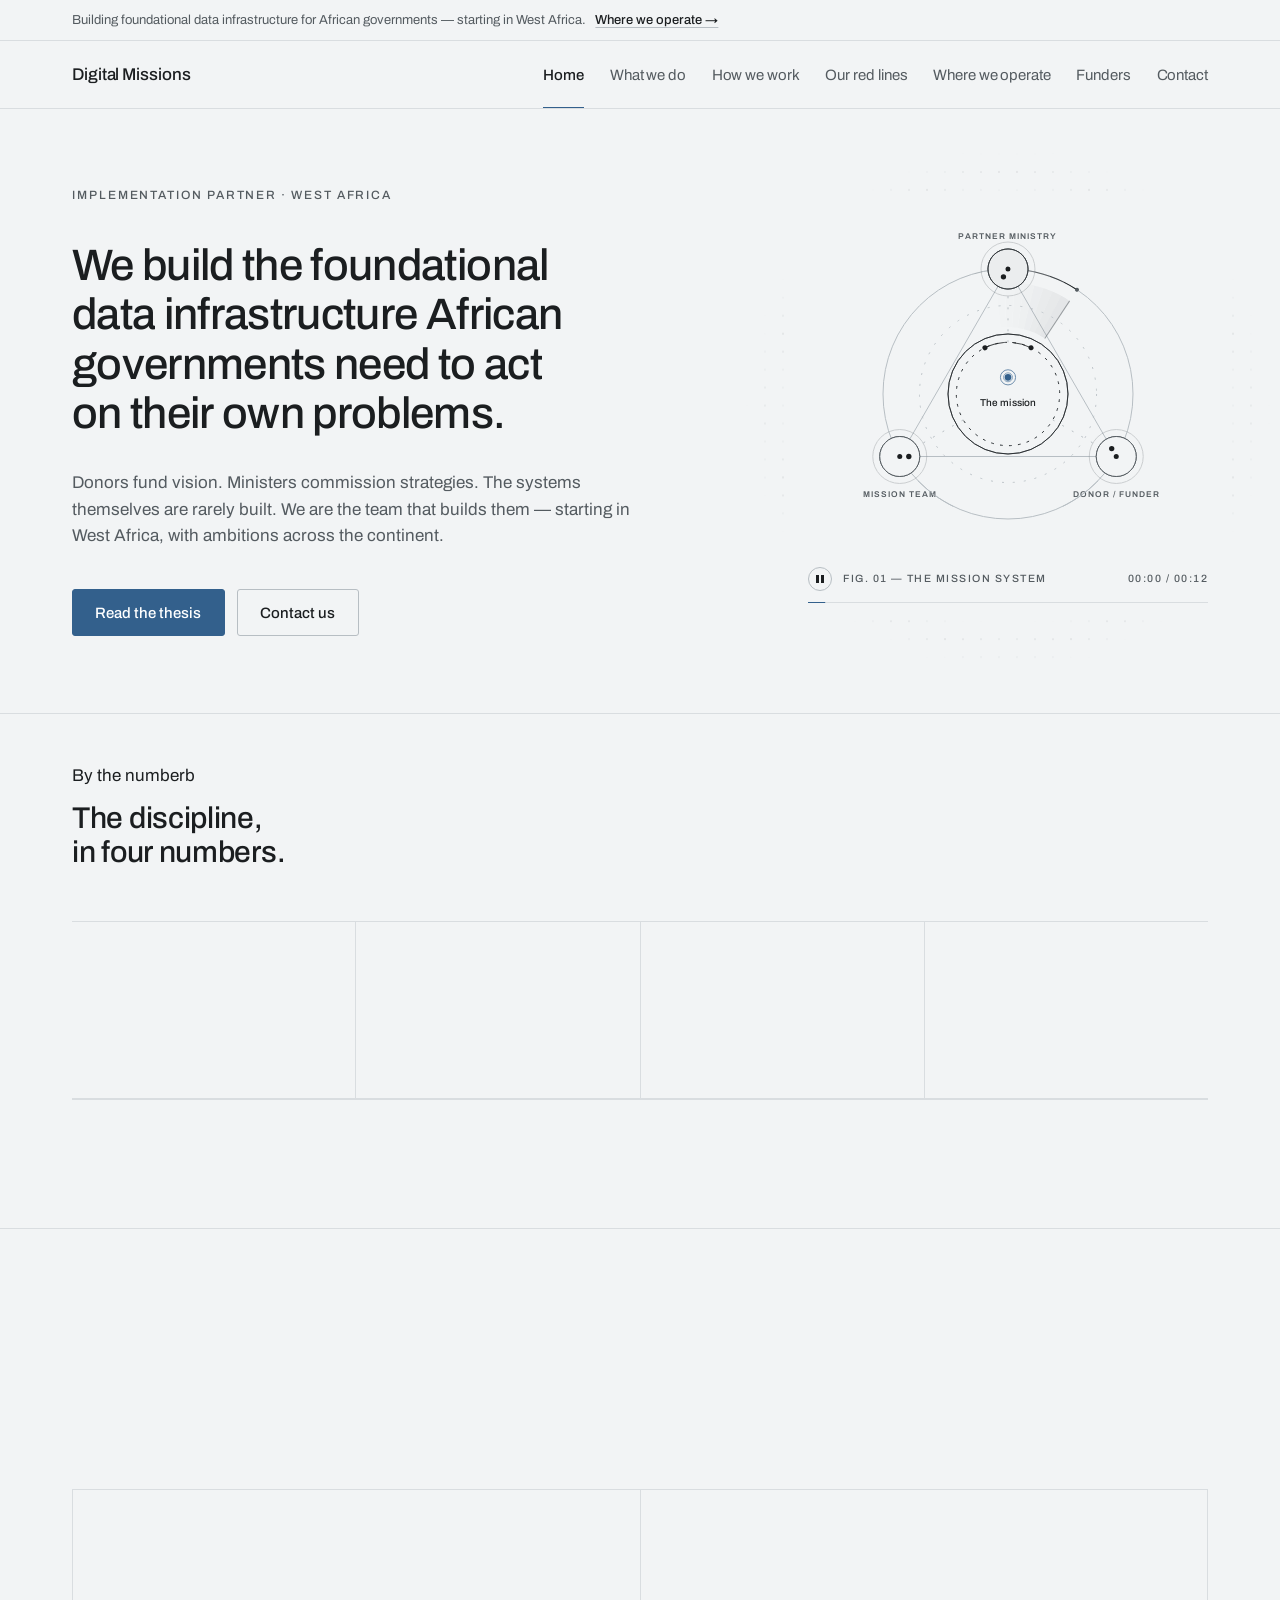
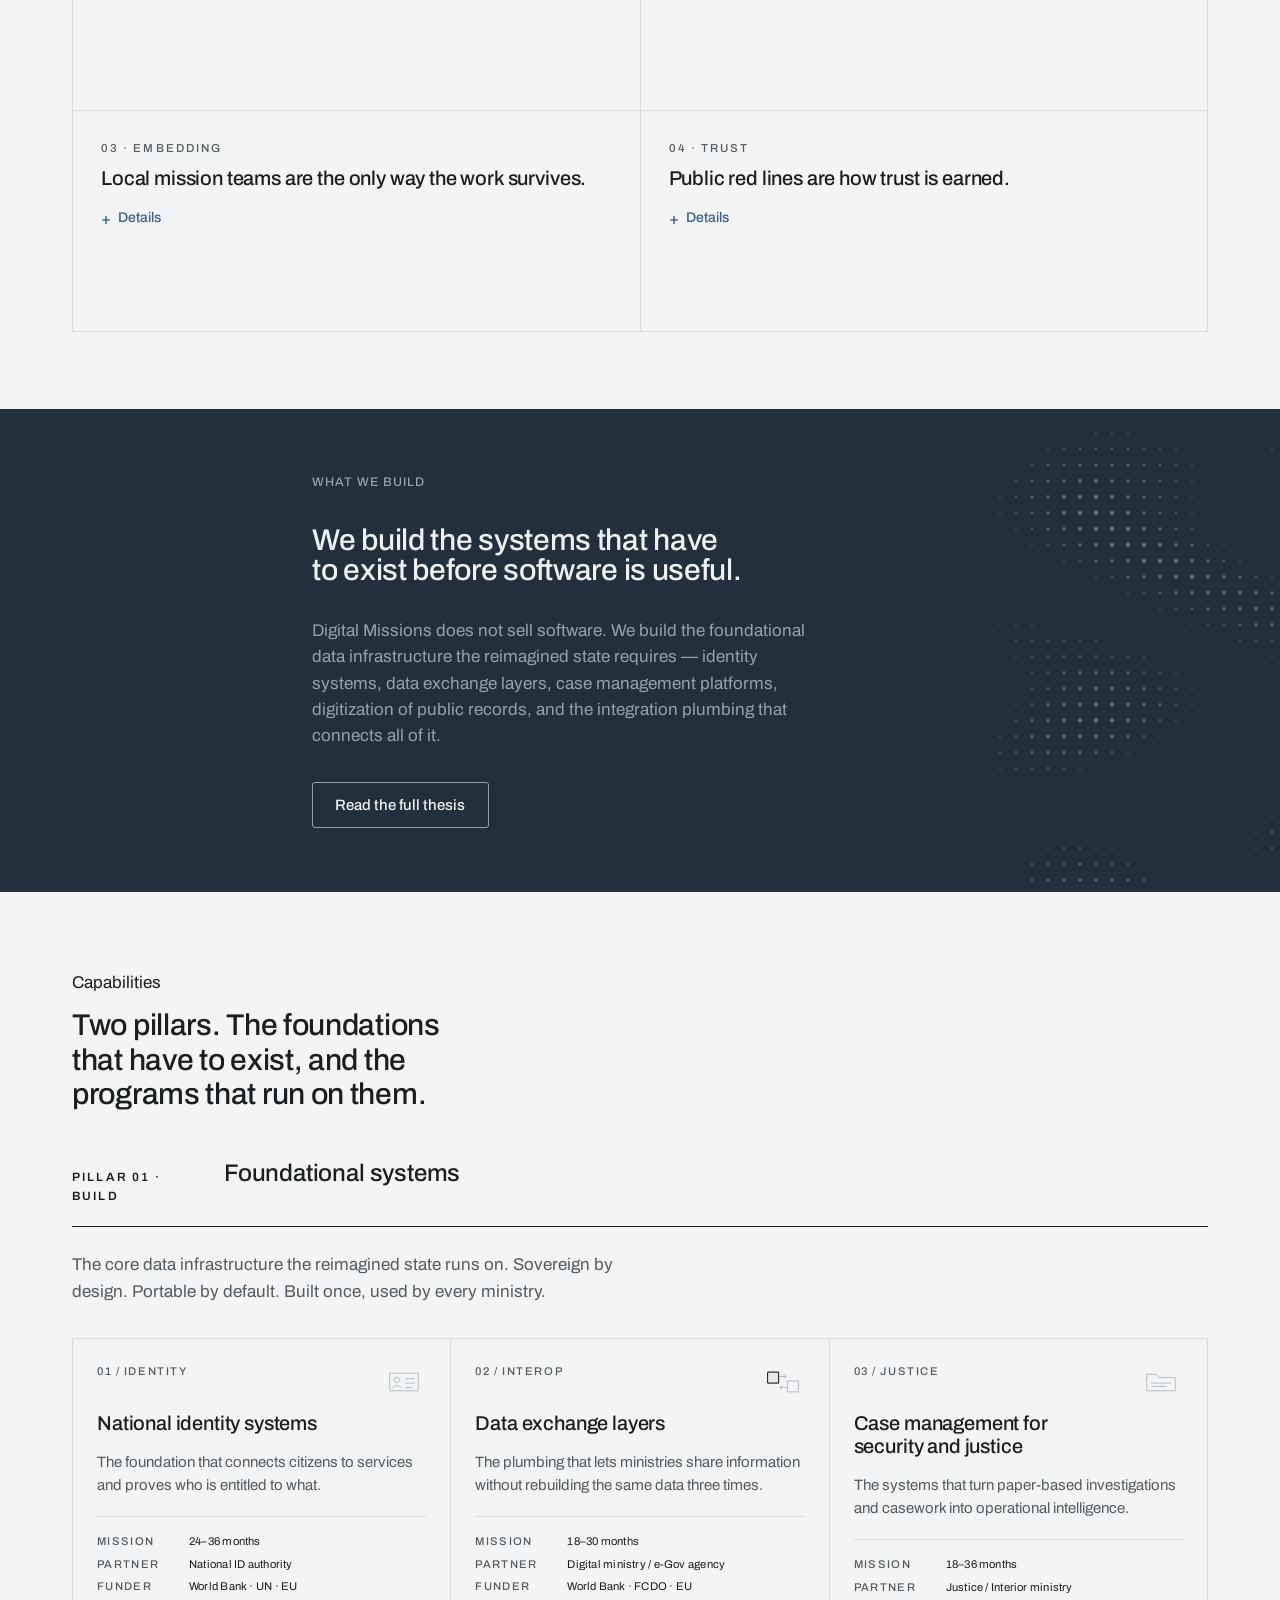
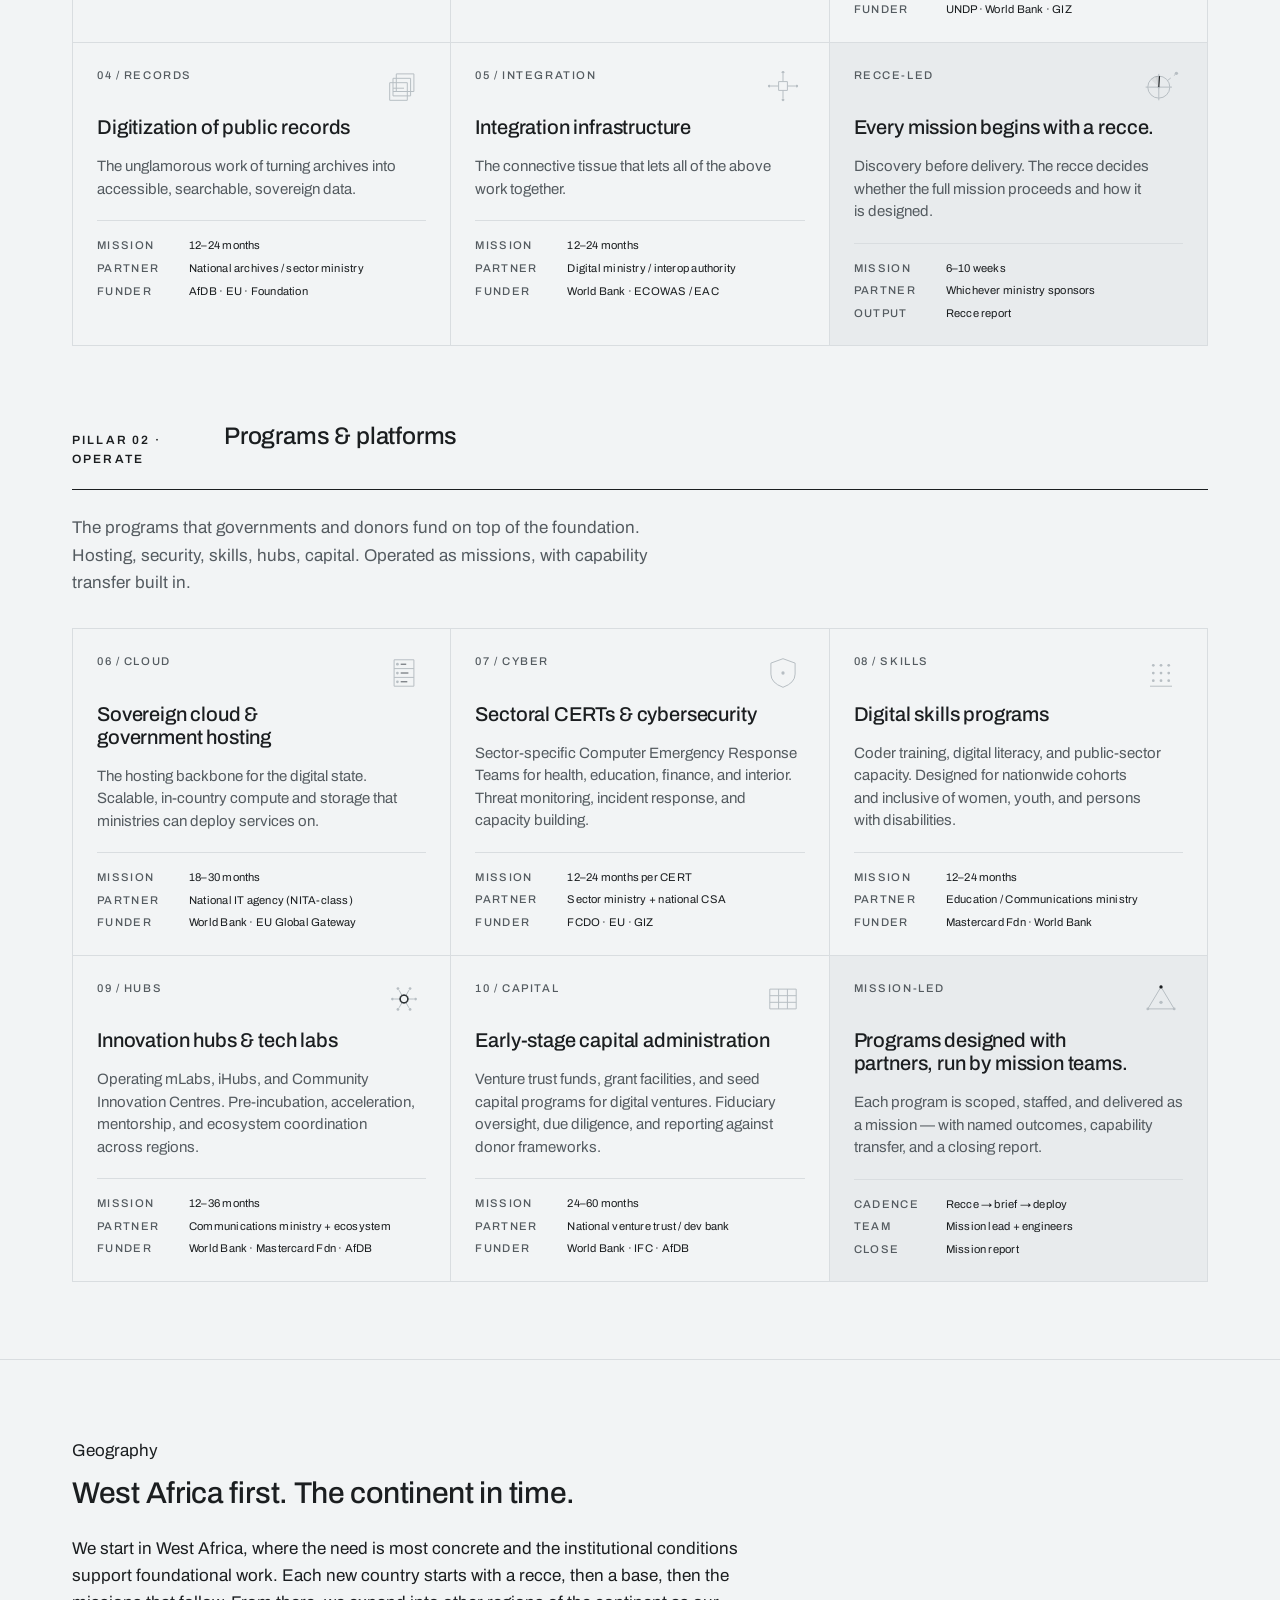
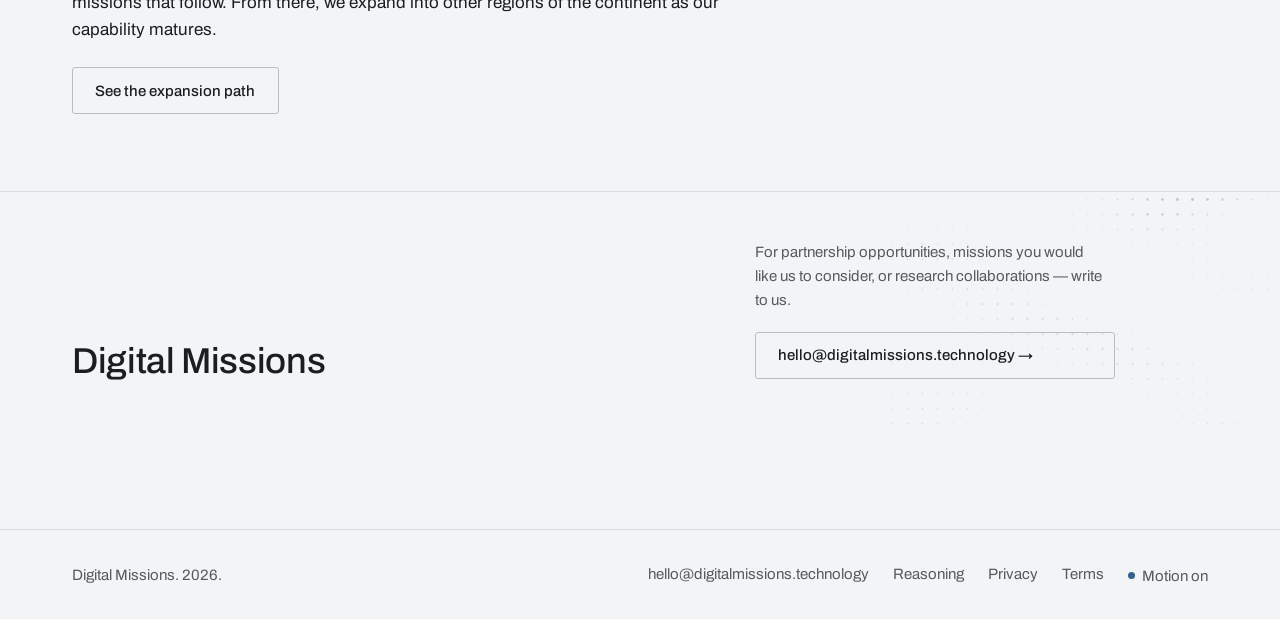
<file: index.html>
<!doctype html>
<html lang="en">
<head>
  <meta charset="utf-8">
  <meta name="viewport" content="width=device-width, initial-scale=1">
  <meta name="theme-color" content="#F2F4F5">
  <title>Digital Missions &mdash; Building the foundations of the reimagined African state</title>
  <meta name="description" content="Digital Missions is the implementation partner that builds the foundational data infrastructure African governments need to act on their own problems. We start in West Africa, with ambitions across the continent.">
  <link rel="canonical" href="https://digitalmissions.technology/">
  <link rel="icon" type="image/svg+xml" href="assets/favicon.svg">
  <meta property="og:title" content="Digital Missions">
  <meta property="og:description" content="The implementation partner building the foundational data infrastructure for the reimagined African state, starting in West Africa with ambitions across the continent.">
  <meta property="og:type" content="website">
  <meta property="og:url" content="https://digitalmissions.technology/">
  <meta name="twitter:card" content="summary">
  <link rel="preconnect" href="https://fonts.googleapis.com">
  <link rel="preconnect" href="https://fonts.gstatic.com" crossorigin>
  <link rel="stylesheet" href="assets/styles.css?v=20260926.9">
  <script>(function(d){try{if(!matchMedia('(prefers-reduced-motion: reduce)').matches){d.classList.add('motion');var p=null,s=null,w=/\bdm-intro\b/;try{p=localStorage.getItem('dm-motion')}catch(e){}try{s=sessionStorage.getItem('dm-intro')}catch(e){}if(!s&&w.test(window.name)){s='1'}if(p==='paused'){d.classList.add('motion-paused')}else if(!s&&!location.hash){d.classList.add('intro')}if(!d.classList.contains('intro')){try{sessionStorage.setItem('dm-intro','1')}catch(e){}if(!w.test(window.name)){window.name=(window.name+' dm-intro').replace(/^ /,'')}}setTimeout(function(){if(!window.DMMotion){d.classList.remove('motion','intro')}},2500)}}catch(e){}})(document.documentElement);</script>
  <script src="assets/motion.js?v=20260926.9" defer></script>
</head>
<body>

<a class="skip-link" href="#main">Skip to content</a>

<div class="announcement-bar">
  <div class="container">
    Building foundational data infrastructure for African governments &mdash; starting in West Africa.
    <a href="where-we-operate.html">Where we operate &rarr;</a>
  </div>
</div>

<header class="site-header">
  <div class="container header-inner">
    <a class="brand" href="index.html" aria-label="Digital Missions">Digital Missions</a>

    <nav class="primary-nav" aria-label="Primary">
      <ul>
        <li><a href="index.html" aria-current="page">Home</a></li>
        <li><a href="what-we-do.html">What we do</a></li>
        <li><a href="how-we-work.html">How we work</a></li>
        <li><a href="our-red-lines.html">Our red lines</a></li>
        <li><a href="where-we-operate.html">Where we operate</a></li>
        <li><a href="funders.html">Funders</a></li>
        <li><a href="contact.html">Contact</a></li>
      </ul>
    </nav>

    <details class="mobile-nav" aria-label="Primary navigation">
      <summary><span>Toggle navigation</span></summary>
      <div class="mobile-nav-panel">
        <ul>
          <li><a href="index.html" aria-current="page">Home</a></li>
          <li><a href="what-we-do.html">What we do</a></li>
          <li><a href="how-we-work.html">How we work</a></li>
          <li><a href="our-red-lines.html">Our red lines</a></li>
          <li><a href="where-we-operate.html">Where we operate</a></li>
        <li><a href="funders.html">Funders</a></li>
          <li><a href="contact.html">Contact</a></li>
        </ul>
      </div>
    </details>
  </div>
</header>

<main id="main">

  <!-- Hero -->
  <section class="hero-soft">
    <div class="container">
      <span class="hero-tag">Implementation partner &middot; West Africa</span>
      <h1>We build the foundational data infrastructure African governments need to act on their own problems.</h1>
      <p class="hero-summary">Donors fund vision. Ministers commission strategies. The systems themselves are rarely built. We are the team that builds them &mdash; starting in West Africa, with ambitions across the continent.</p>
      <div class="hero-actions">
        <a class="btn btn--filled" href="what-we-do.html">Read the thesis</a>
        <a class="btn" href="contact.html">Contact us</a>
      </div>

      <svg data-scene="amp-home" class="plate hero-plate" data-loop="12" data-still="5.3" fill="none" stroke="currentColor" viewBox="0 0 480 400" xmlns="http://www.w3.org/2000/svg" role="img" aria-label="Schematic of the mission system: a mission connects the partner ministry, the mission team, and the donor or funder.">
        <title>The mission system</title>
        <!-- Outer system boundary -->
        <circle class="plate-line" cx="240" cy="210" r="150"/>
        <!-- Relationship triangle -->
        <path class="plate-line" d="M240,60 L110.1,285 L369.9,285 Z"/>
        <!-- The mission, at the centre -->
        <circle class="plate-node" cx="240" cy="210" r="72"/>
        <circle class="plate-dot--accent" fill="currentColor" stroke="none" cx="240" cy="190" r="4"/>
        <text class="plate-text plate-text--center" fill="currentColor" stroke="none" x="240" y="224">The mission</text>
        <!-- Three parties -->
        <circle class="plate-node" cx="240" cy="60" r="24"/>
        <circle class="plate-dot" fill="currentColor" stroke="none" cx="240" cy="60" r="3"/>
        <text class="plate-text" fill="currentColor" stroke="none" x="240" y="24">Partner ministry</text>
        <circle class="plate-node" cx="110.1" cy="285" r="24"/>
        <circle class="plate-dot" fill="currentColor" stroke="none" cx="110.1" cy="285" r="3"/>
        <text class="plate-text" fill="currentColor" stroke="none" x="110" y="334">Mission team</text>
        <circle class="plate-node" cx="369.9" cy="285" r="24"/>
        <circle class="plate-dot" fill="currentColor" stroke="none" cx="369.9" cy="285" r="3"/>
        <text class="plate-text" fill="currentColor" stroke="none" x="370" y="334">Donor / funder</text>
        <g class="fx" aria-hidden="true">
          <!-- Radar: a sweep on the system boundary, clockwise, one turn per loop -->
          <g>
            <animateTransform attributeName="transform" type="rotate" values="-72 240 210;288 240 210" dur="12s" repeatCount="indefinite"/>
            <path class="fx-wedge" d="M373.49,198.32 A134,134 0 0 1 374,210 L320,210 A80,80 0 0 0 319.7,203.03 Z"/>
            <path class="fx-wedge" d="M371.96,186.73 A134,134 0 0 1 373.49,198.32 L319.7,203.03 A80,80 0 0 0 318.78,196.11 Z" opacity="0.81"/>
            <path class="fx-wedge" d="M369.43,175.32 A134,134 0 0 1 371.96,186.73 L318.78,196.11 A80,80 0 0 0 317.27,189.29 Z" opacity="0.63"/>
            <path class="fx-wedge" d="M365.92,164.17 A134,134 0 0 1 369.43,175.32 L317.27,189.29 A80,80 0 0 0 315.18,182.64 Z" opacity="0.47"/>
            <path class="fx-wedge" d="M361.45,153.37 A134,134 0 0 1 365.92,164.17 L315.18,182.64 A80,80 0 0 0 312.5,176.19 Z" opacity="0.33"/>
            <path class="fx-wedge" d="M356.05,143 A134,134 0 0 1 361.45,153.37 L312.5,176.19 A80,80 0 0 0 309.28,170 Z" opacity="0.21"/>
            <path class="fx-wedge" d="M349.77,133.14 A134,134 0 0 1 356.05,143 L309.28,170 A80,80 0 0 0 305.53,164.11 Z" opacity="0.11"/>
            <path class="fx-wedge" d="M342.65,123.87 A134,134 0 0 1 349.77,133.14 L305.53,164.11 A80,80 0 0 0 301.28,158.58 Z" opacity="0.04"/>
            <path class="fx-hi" d="M388.88,191.72 A150,150 0 0 1 390,210"/>
            <path class="fx-hi" d="M385.54,173.71 A150,150 0 0 1 388.88,191.72" opacity="0.79"/>
            <path class="fx-hi" d="M380.04,156.24 A150,150 0 0 1 385.54,173.71" opacity="0.6"/>
            <path class="fx-hi" d="M372.44,139.58 A150,150 0 0 1 380.04,156.24" opacity="0.43"/>
            <path class="fx-hi" d="M362.87,123.96 A150,150 0 0 1 372.44,139.58" opacity="0.29"/>
            <path class="fx-hi" d="M351.47,109.63 A150,150 0 0 1 362.87,123.96" opacity="0.17"/>
            <path class="fx-hi" d="M338.41,96.79 A150,150 0 0 1 351.47,109.63" opacity="0.08"/>
            <path class="fx-hi" d="M323.88,85.64 A150,150 0 0 1 338.41,96.79" opacity="0.02"/>
            <line class="fx-sweep" x1="320" y1="210" x2="374" y2="210" opacity="0.55"/>
            <circle class="fx-packet fx-packet--soft" cx="390" cy="210" r="2.4" opacity="1">
              <animate attributeName="opacity" values="1;1;0;0;1;1;0;0;1;1" keyTimes="0;0.325;0.335;0.3717;0.3817;0.525;0.535;0.5717;0.5817;1" dur="12s" repeatCount="indefinite" calcMode="spline" keySplines="0 0 1 1;0 0 1 1;0 0 1 1;0 0 1 1;0 0 1 1;0 0 1 1;0 0 1 1;0 0 1 1;0 0 1 1"/>
            </circle>
          </g>
          <!-- The boundary redrawn where it runs by the lower labels, so the sweep passes beneath them -->
          <path class="plate-line" d="M347.9,314.2 A150,150 0 0 1 305.76,344.82 M174.24,344.82 A150,150 0 0 1 132.1,314.2"/>
          <!-- Trails behind the relay packets on the triangle, one per edge per beat -->
          <line class="fx-sweep" x1="240" y1="60" x2="240" y2="60">
            <animate attributeName="x1" values="240;240;110.1;110.1" keyTimes="0;0.1375;0.93;1" dur="4s" repeatCount="indefinite" calcMode="spline" keySplines="0 0 1 1;.45 0 .55 1;0 0 1 1"/>
            <animate attributeName="x2" values="240;110.1;110.1" keyTimes="0;0.85;1" dur="4s" repeatCount="indefinite" calcMode="spline" keySplines=".45 0 .55 1;0 0 1 1"/>
            <animate attributeName="y1" values="60;60;285;285" keyTimes="0;0.1375;0.93;1" dur="4s" repeatCount="indefinite" calcMode="spline" keySplines="0 0 1 1;.45 0 .55 1;0 0 1 1"/>
            <animate attributeName="y2" values="60;285;285" keyTimes="0;0.85;1" dur="4s" repeatCount="indefinite" calcMode="spline" keySplines=".45 0 .55 1;0 0 1 1"/>
          </line>
          <line class="fx-sweep" x1="110.1" y1="285" x2="110.1" y2="285">
            <animate attributeName="x1" values="110.1;110.1;369.9;369.9" keyTimes="0;0.1375;0.93;1" dur="4s" repeatCount="indefinite" calcMode="spline" keySplines="0 0 1 1;.45 0 .55 1;0 0 1 1"/>
            <animate attributeName="x2" values="110.1;369.9;369.9" keyTimes="0;0.85;1" dur="4s" repeatCount="indefinite" calcMode="spline" keySplines=".45 0 .55 1;0 0 1 1"/>
          </line>
          <line class="fx-sweep" x1="369.9" y1="285" x2="369.9" y2="285">
            <animate attributeName="x1" values="369.9;369.9;240;240" keyTimes="0;0.1375;0.93;1" dur="4s" repeatCount="indefinite" calcMode="spline" keySplines="0 0 1 1;.45 0 .55 1;0 0 1 1"/>
            <animate attributeName="x2" values="369.9;240;240" keyTimes="0;0.85;1" dur="4s" repeatCount="indefinite" calcMode="spline" keySplines=".45 0 .55 1;0 0 1 1"/>
            <animate attributeName="y1" values="285;285;60;60" keyTimes="0;0.1375;0.93;1" dur="4s" repeatCount="indefinite" calcMode="spline" keySplines="0 0 1 1;.45 0 .55 1;0 0 1 1"/>
            <animate attributeName="y2" values="285;60;60" keyTimes="0;0.85;1" dur="4s" repeatCount="indefinite" calcMode="spline" keySplines=".45 0 .55 1;0 0 1 1"/>
          </line>
          <!-- Spokes: each party to the mission hub -->
          <line class="fx-soft" x1="240" y1="148" x2="240" y2="60"/>
          <line class="fx-soft" x1="293.69" y1="241" x2="369.9" y2="285"/>
          <line class="fx-soft" x1="186.31" y1="241" x2="110.1" y2="285"/>
          <g>
            <animateTransform attributeName="transform" type="rotate" calcMode="discrete" values="0 240 210;120 240 210;240 240 210" dur="12s" begin="-9.5s" repeatCount="indefinite"/>
            <line class="fx-hi" x1="369.9" y1="285" x2="369.9" y2="285">
              <animate attributeName="x1" values="369.9;369.9;293.69;293.69" keyTimes="0;0.32;0.455;1" dur="4s" begin="-1.5s" repeatCount="indefinite" calcMode="spline" keySplines="0 0 1 1;.45 0 .55 1;0 0 1 1"/>
              <animate attributeName="x2" values="369.9;369.9;293.69;293.69" keyTimes="0;0.25;0.4;1" dur="4s" begin="-1.5s" repeatCount="indefinite" calcMode="spline" keySplines="0 0 1 1;.45 0 .55 1;0 0 1 1"/>
              <animate attributeName="y1" values="285;285;241;241" keyTimes="0;0.32;0.455;1" dur="4s" begin="-1.5s" repeatCount="indefinite" calcMode="spline" keySplines="0 0 1 1;.45 0 .55 1;0 0 1 1"/>
              <animate attributeName="y2" values="285;285;241;241" keyTimes="0;0.25;0.4;1" dur="4s" begin="-1.5s" repeatCount="indefinite" calcMode="spline" keySplines="0 0 1 1;.45 0 .55 1;0 0 1 1"/>
            </line>
            <line class="fx-hi" x1="186.31" y1="241" x2="186.31" y2="241">
              <animate attributeName="x1" values="186.31;186.31;110.1;110.1" keyTimes="0;0.7075;0.8425;1" dur="4s" begin="-1.5s" repeatCount="indefinite" calcMode="spline" keySplines="0 0 1 1;.45 0 .55 1;0 0 1 1"/>
              <animate attributeName="x2" values="186.31;186.31;110.1;110.1" keyTimes="0;0.6375;0.7875;1" dur="4s" begin="-1.5s" repeatCount="indefinite" calcMode="spline" keySplines="0 0 1 1;.45 0 .55 1;0 0 1 1"/>
              <animate attributeName="y1" values="241;241;285;285" keyTimes="0;0.7075;0.8425;1" dur="4s" begin="-1.5s" repeatCount="indefinite" calcMode="spline" keySplines="0 0 1 1;.45 0 .55 1;0 0 1 1"/>
              <animate attributeName="y2" values="241;241;285;285" keyTimes="0;0.6375;0.7875;1" dur="4s" begin="-1.5s" repeatCount="indefinite" calcMode="spline" keySplines="0 0 1 1;.45 0 .55 1;0 0 1 1"/>
            </line>
            <line class="fx-hi" x1="240" y1="148" x2="240" y2="148">
              <animate attributeName="y1" values="148;148;60;60" keyTimes="0;0.7075;0.8425;1" dur="4s" begin="-1.5s" repeatCount="indefinite" calcMode="spline" keySplines="0 0 1 1;.45 0 .55 1;0 0 1 1"/>
              <animate attributeName="y2" values="148;148;60;60" keyTimes="0;0.6375;0.7875;1" dur="4s" begin="-1.5s" repeatCount="indefinite" calcMode="spline" keySplines="0 0 1 1;.45 0 .55 1;0 0 1 1"/>
            </line>
          </g>
          <!-- Party nodes redrawn so the sweep and trails pass beneath them -->
          <circle class="plate-node" cx="240" cy="60" r="24"/>
          <circle class="plate-dot" fill="currentColor" stroke="none" cx="240" cy="60" r="3"/>
          <circle class="plate-node" cx="110.1" cy="285" r="24"/>
          <circle class="plate-dot" fill="currentColor" stroke="none" cx="110.1" cy="285" r="3"/>
          <circle class="plate-node" cx="369.9" cy="285" r="24"/>
          <circle class="plate-dot" fill="currentColor" stroke="none" cx="369.9" cy="285" r="3"/>
          <!-- The mission hub: a dashed ring turning slowly against the sweep -->
          <g>
            <animateTransform attributeName="transform" type="rotate" values="0 240 210;-60 240 210" dur="12s" repeatCount="indefinite"/>
            <path class="plate-line" d="M301.98,208.38 A62,62 0 0 1 301.98,211.62 M301.32,219.16 A62,62 0 0 1 300.76,222.36 M298.8,229.67 A62,62 0 0 1 297.69,232.72 M294.49,239.58 A62,62 0 0 1 292.86,242.39 M288.52,248.6 A62,62 0 0 1 286.44,251.08 M281.08,256.44 A62,62 0 0 1 278.6,258.52 M272.39,262.86 A62,62 0 0 1 269.58,264.49 M262.72,267.69 A62,62 0 0 1 259.67,268.8 M252.36,270.76 A62,62 0 0 1 249.16,271.32 M241.62,271.98 A62,62 0 0 1 238.38,271.98 M230.84,271.32 A62,62 0 0 1 227.64,270.76 M220.33,268.8 A62,62 0 0 1 217.28,267.69 M210.42,264.49 A62,62 0 0 1 207.61,262.86 M201.4,258.52 A62,62 0 0 1 198.92,256.44 M193.56,251.08 A62,62 0 0 1 191.48,248.6 M187.14,242.39 A62,62 0 0 1 185.51,239.58 M182.31,232.72 A62,62 0 0 1 181.2,229.67 M179.24,222.36 A62,62 0 0 1 178.68,219.16 M178.02,211.62 A62,62 0 0 1 178.02,208.38 M178.68,200.84 A62,62 0 0 1 179.24,197.64 M181.2,190.33 A62,62 0 0 1 182.31,187.28 M185.51,180.42 A62,62 0 0 1 187.14,177.61 M191.48,171.4 A62,62 0 0 1 193.56,168.92 M198.92,163.56 A62,62 0 0 1 201.4,161.48 M207.61,157.14 A62,62 0 0 1 210.42,155.51 M217.28,152.31 A62,62 0 0 1 220.33,151.2 M227.64,149.24 A62,62 0 0 1 230.84,148.68 M238.38,148.02 A62,62 0 0 1 241.62,148.02 M249.16,148.68 A62,62 0 0 1 252.36,149.24 M259.67,151.2 A62,62 0 0 1 262.72,152.31 M269.58,155.51 A62,62 0 0 1 272.39,157.14 M278.6,161.48 A62,62 0 0 1 281.08,163.56 M286.44,168.92 A62,62 0 0 1 288.52,171.4 M292.86,177.61 A62,62 0 0 1 294.49,180.42 M297.69,187.28 A62,62 0 0 1 298.8,190.33 M300.76,197.64 A62,62 0 0 1 301.32,200.84"/>
            <path class="fx-hi" d="M301.98,208.38 A62,62 0 0 1 301.98,211.62 M301.32,219.16 A62,62 0 0 1 300.76,222.36 M298.8,229.67 A62,62 0 0 1 297.69,232.72 M294.49,239.58 A62,62 0 0 1 292.86,242.39 M288.52,248.6 A62,62 0 0 1 286.44,251.08 M281.08,256.44 A62,62 0 0 1 278.6,258.52 M272.39,262.86 A62,62 0 0 1 269.58,264.49 M262.72,267.69 A62,62 0 0 1 259.67,268.8 M252.36,270.76 A62,62 0 0 1 249.16,271.32 M241.62,271.98 A62,62 0 0 1 238.38,271.98 M230.84,271.32 A62,62 0 0 1 227.64,270.76 M220.33,268.8 A62,62 0 0 1 217.28,267.69 M210.42,264.49 A62,62 0 0 1 207.61,262.86 M201.4,258.52 A62,62 0 0 1 198.92,256.44 M193.56,251.08 A62,62 0 0 1 191.48,248.6 M187.14,242.39 A62,62 0 0 1 185.51,239.58 M182.31,232.72 A62,62 0 0 1 181.2,229.67 M179.24,222.36 A62,62 0 0 1 178.68,219.16 M178.02,211.62 A62,62 0 0 1 178.02,208.38 M178.68,200.84 A62,62 0 0 1 179.24,197.64 M181.2,190.33 A62,62 0 0 1 182.31,187.28 M185.51,180.42 A62,62 0 0 1 187.14,177.61 M191.48,171.4 A62,62 0 0 1 193.56,168.92 M198.92,163.56 A62,62 0 0 1 201.4,161.48 M207.61,157.14 A62,62 0 0 1 210.42,155.51 M217.28,152.31 A62,62 0 0 1 220.33,151.2 M227.64,149.24 A62,62 0 0 1 230.84,148.68 M238.38,148.02 A62,62 0 0 1 241.62,148.02 M249.16,148.68 A62,62 0 0 1 252.36,149.24 M259.67,151.2 A62,62 0 0 1 262.72,152.31 M269.58,155.51 A62,62 0 0 1 272.39,157.14 M278.6,161.48 A62,62 0 0 1 281.08,163.56 M286.44,168.92 A62,62 0 0 1 288.52,171.4 M292.86,177.61 A62,62 0 0 1 294.49,180.42 M297.69,187.28 A62,62 0 0 1 298.8,190.33 M300.76,197.64 A62,62 0 0 1 301.32,200.84" opacity="0">
              <animate attributeName="opacity" values="0;0;1;0;0" keyTimes="0;0.395;0.415;0.7;1" dur="4s" begin="-1.5s" repeatCount="indefinite" calcMode="spline" keySplines="0 0 1 1;.16 1 .3 1;.45 0 .55 1;0 0 1 1"/>
            </path>
          </g>
          <g>
            <animateTransform attributeName="transform" type="rotate" calcMode="discrete" values="0 240 210;120 240 210;240 240 210" dur="12s" begin="-9.5s" repeatCount="indefinite"/>
            <g>
              <animateTransform attributeName="transform" type="rotate" values="30 240 210;30 240 210;150 240 210;150 240 210" keyTimes="0;0.4375;0.6375;1" dur="4s" begin="-1.5s" repeatCount="indefinite" calcMode="spline" keySplines="0 0 1 1;.45 0 .55 1;0 0 1 1"/>
              <path class="fx-hi" d="M297.49,186.77 A62,62 0 0 1 302,210" opacity="0">
                <animate attributeName="opacity" values="0;0;1;1;0;0" keyTimes="0;0.4675;0.5125;0.5675;0.6175;1" dur="4s" begin="-1.5s" repeatCount="indefinite" calcMode="spline" keySplines="0 0 1 1;0 0 1 1;0 0 1 1;0 0 1 1;0 0 1 1"/>
              </path>
            </g>
            <g>
              <animateTransform attributeName="transform" type="rotate" values="30 240 210;30 240 210;-90 240 210;-90 240 210" keyTimes="0;0.4375;0.6375;1" dur="4s" begin="-1.5s" repeatCount="indefinite" calcMode="spline" keySplines="0 0 1 1;.45 0 .55 1;0 0 1 1"/>
              <path class="fx-hi" d="M302,210 A62,62 0 0 1 297.49,233.23" opacity="0">
                <animate attributeName="opacity" values="0;0;1;1;0;0" keyTimes="0;0.4675;0.5125;0.5675;0.6175;1" dur="4s" begin="-1.5s" repeatCount="indefinite" calcMode="spline" keySplines="0 0 1 1;0 0 1 1;0 0 1 1;0 0 1 1;0 0 1 1"/>
              </path>
            </g>
            <circle class="fx-hi fx-hi--fill" cx="369.9" cy="285" r="24" opacity="0">
              <animate attributeName="opacity" values="0;0;1;1;0;0" keyTimes="0;0.215;0.24;0.4;0.625;1" dur="4s" begin="-1.5s" repeatCount="indefinite" calcMode="spline" keySplines="0 0 1 1;.16 1 .3 1;0 0 1 1;.45 0 .55 1;0 0 1 1"/>
            </circle>
            <circle class="fx-hi fx-hi--fill" cx="110.1" cy="285" r="24" opacity="0">
              <animate attributeName="opacity" values="0;0;1;1;0;0" keyTimes="0;0.7725;0.7975;0.8625;0.975;1" dur="4s" begin="-1.5s" repeatCount="indefinite" calcMode="spline" keySplines="0 0 1 1;.16 1 .3 1;0 0 1 1;.45 0 .55 1;0 0 1 1"/>
            </circle>
            <circle class="fx-hi fx-hi--fill" cx="240" cy="60" r="24" opacity="0">
              <animate attributeName="opacity" values="0;0;1;1;0;0" keyTimes="0;0.7725;0.7975;0.8625;0.975;1" dur="4s" begin="-1.5s" repeatCount="indefinite" calcMode="spline" keySplines="0 0 1 1;.16 1 .3 1;0 0 1 1;.45 0 .55 1;0 0 1 1"/>
            </circle>
          </g>
          <circle class="fx-hi" cx="240" cy="210" r="72" opacity="0">
            <animate attributeName="opacity" values="0;0;1;0;0" keyTimes="0;0.395;0.415;0.65;1" dur="4s" begin="-1.5s" repeatCount="indefinite" calcMode="spline" keySplines="0 0 1 1;.16 1 .3 1;.45 0 .55 1;0 0 1 1"/>
          </circle>
          <!-- Ripple: the heartbeat carried outward from the mission rim -->
          <circle class="fx-soft" cx="240" cy="210" r="72" opacity="0">
            <animate attributeName="r" values="72;72;112;112" keyTimes="0;0.4;0.775;1" dur="4s" begin="-1.5s" repeatCount="indefinite" calcMode="spline" keySplines="0 0 1 1;.16 1 .3 1;0 0 1 1"/>
            <animate attributeName="opacity" values="0;0;1;0;0" keyTimes="0;0.3975;0.4125;0.775;1" dur="4s" begin="-1.5s" repeatCount="indefinite" calcMode="spline" keySplines="0 0 1 1;0 0 1 1;.45 0 .55 1;0 0 1 1"/>
          </circle>
          <!-- Arrival pulses at the three parties (every 4s, on arrival) -->
          <circle class="fx-ring" cx="240" cy="60" r="24" opacity="0">
            <animate attributeName="r" values="24;36;36" keyTimes="0;0.4;1" dur="4s" begin="-0.6s" repeatCount="indefinite"/>
            <animate attributeName="opacity" values="0.8;0;0" keyTimes="0;0.4;1" dur="4s" begin="-0.6s" repeatCount="indefinite"/>
          </circle>
          <circle class="fx-ring" cx="110.1" cy="285" r="24" opacity="0">
            <animate attributeName="r" values="24;36;36" keyTimes="0;0.4;1" dur="4s" begin="-0.6s" repeatCount="indefinite"/>
            <animate attributeName="opacity" values="0.8;0;0" keyTimes="0;0.4;1" dur="4s" begin="-0.6s" repeatCount="indefinite"/>
          </circle>
          <circle class="fx-ring" cx="369.9" cy="285" r="24" opacity="0">
            <animate attributeName="r" values="24;36;36" keyTimes="0;0.4;1" dur="4s" begin="-0.6s" repeatCount="indefinite"/>
            <animate attributeName="opacity" values="0.8;0;0" keyTimes="0;0.4;1" dur="4s" begin="-0.6s" repeatCount="indefinite"/>
          </circle>
          <!-- Relay packets around the triangle (unchanged) -->
          <circle class="fx-packet" r="3.2">
            <animateMotion dur="12s" begin="0s" repeatCount="indefinite" path="M240,60 L110.1,285 L369.9,285 Z" calcMode="spline" keyPoints="0;0.3333;0.3333;0.6667;0.6667;1;1" keyTimes="0;0.2833;0.3333;0.6167;0.6667;0.95;1" keySplines=".45 0 .55 1;0 0 1 1;.45 0 .55 1;0 0 1 1;.45 0 .55 1;0 0 1 1"/>
          </circle>
          <circle class="fx-packet" r="3.2">
            <animateMotion dur="12s" begin="-4s" repeatCount="indefinite" path="M240,60 L110.1,285 L369.9,285 Z" calcMode="spline" keyPoints="0;0.3333;0.3333;0.6667;0.6667;1;1" keyTimes="0;0.2833;0.3333;0.6167;0.6667;0.95;1" keySplines=".45 0 .55 1;0 0 1 1;.45 0 .55 1;0 0 1 1;.45 0 .55 1;0 0 1 1"/>
          </circle>
          <circle class="fx-packet" r="3.2">
            <animateMotion dur="12s" begin="-8s" repeatCount="indefinite" path="M240,60 L110.1,285 L369.9,285 Z" calcMode="spline" keyPoints="0;0.3333;0.3333;0.6667;0.6667;1;1" keyTimes="0;0.2833;0.3333;0.6167;0.6667;0.95;1" keySplines=".45 0 .55 1;0 0 1 1;.45 0 .55 1;0 0 1 1;.45 0 .55 1;0 0 1 1"/>
          </circle>
          <!-- Exchange: the swept party sends in; the mission routes it round the hub and out to the other two -->
          <g>
            <animateTransform attributeName="transform" type="rotate" calcMode="discrete" values="0 240 210;120 240 210;240 240 210" dur="12s" begin="-9.5s" repeatCount="indefinite"/>
            <circle class="fx-packet" r="3" opacity="0">
              <animateMotion dur="4s" begin="-1.5s" repeatCount="indefinite" path="M369.9,285 L293.69,241 A62,62 0 0 1 186.31,241 L110.1,285" calcMode="spline" keyPoints="0;0;0.2877;0.2877;0.7123;1;1" keyTimes="0;0.25;0.4;0.4375;0.6375;0.7875;1" keySplines="0 0 1 1;.45 0 .55 1;0 0 1 1;.45 0 .55 1;.45 0 .55 1;0 0 1 1"/>
              <animate attributeName="opacity" values="0;0;1;1;0;0" keyTimes="0;0.245;0.275;0.7875;0.8225;1" dur="4s" begin="-1.5s" repeatCount="indefinite" calcMode="spline" keySplines="0 0 1 1;0 0 1 1;0 0 1 1;0 0 1 1;0 0 1 1"/>
            </circle>
            <circle class="fx-packet" r="3" opacity="0">
              <animateMotion dur="4s" begin="-1.5s" repeatCount="indefinite" path="M369.9,285 L293.69,241 A62,62 0 0 0 240,148 L240,60" calcMode="spline" keyPoints="0;0;0.2877;0.2877;0.7123;1;1" keyTimes="0;0.25;0.4;0.4375;0.6375;0.7875;1" keySplines="0 0 1 1;.45 0 .55 1;0 0 1 1;.45 0 .55 1;.45 0 .55 1;0 0 1 1"/>
              <animate attributeName="opacity" values="0;0;1;1;0;0" keyTimes="0;0.245;0.275;0.7875;0.8225;1" dur="4s" begin="-1.5s" repeatCount="indefinite" calcMode="spline" keySplines="0 0 1 1;0 0 1 1;0 0 1 1;0 0 1 1;0 0 1 1"/>
            </circle>
          </g>
          <!-- Mission heartbeat: a double beat as the sent packet reaches the hub -->
          <circle class="fx-ring fx-ring--accent" cx="240" cy="190" r="4" opacity="0">
            <animate attributeName="r" values="4;26;26" keyTimes="0;0.45;1" dur="4s" begin="0.1s" repeatCount="indefinite"/>
            <animate attributeName="opacity" values="0.9;0;0" keyTimes="0;0.45;1" dur="4s" begin="0.1s" repeatCount="indefinite"/>
          </circle>
          <circle class="fx-ring fx-ring--accent" cx="240" cy="190" r="4" opacity="0">
            <animate attributeName="r" values="4;22;22" keyTimes="0;0.45;1" dur="4s" begin="0.38s" repeatCount="indefinite"/>
            <animate attributeName="opacity" values="0.6;0;0" keyTimes="0;0.45;1" dur="4s" begin="0.38s" repeatCount="indefinite"/>
          </circle>
        </g>
      </svg>
    </div>
  </section>

  <!-- By the numbers -->
  <section class="section" style="padding-top: clamp(2rem, 4vw, 3rem);">
    <div class="container">
      <header style="margin-bottom: 1.5rem; max-width: 720px;">
        <span class="hero-tag" style="display: block; margin-bottom: 0.75rem;">By the numbers</span>
        <h2 style="max-width: 24ch;">The discipline, in four numbers.</h2>
      </header>

      <div class="stats-block" aria-label="Digital Missions in four numbers">
        <article class="stat">
          <span class="stat__num">5</span>
          <span class="stat__label">Stages, run every mission</span>
        </article>
        <article class="stat">
          <span class="stat__num">7</span>
          <span class="stat__label">Things we will not build, publicly</span>
        </article>
        <article class="stat">
          <span class="stat__num">80<span style="font-size: 0.55em; vertical-align: 0.18em;">%</span></span>
          <span class="stat__label">Local team ratio, every mission</span>
        </article>
        <article class="stat">
          <span class="stat__num">4</span>
          <span class="stat__label">African regions on the expansion path</span>
        </article>
      </div>
    </div>
  </section>

  <!-- The argument -->
  <section class="section">
    <div class="container">
      <header style="margin-bottom: 2.5rem; max-width: 720px;">
        <span class="hero-tag" style="display: block; margin-bottom: 0.75rem;">The argument</span>
        <h2 style="max-width: 22ch;">Why the reimagined African state has to be built, not patched.</h2>
      </header>

      <div class="argument-cards">
        <article class="argument-card">
          <span class="argument-card__index">01 &middot; Inheritance</span>
          <a class="argument-card__title" href="what-we-do.html">The reimagined state cannot be patched into existence.</a>
          <details class="more">
            <summary><span class="more-label"></span></summary>
            <p class="argument-card__body">The post-colonial African state was built on inherited models that do not fit the populations or economies they govern. Reform has reached its limit. The next generation has to be rebuilt &mdash; with digital tools as the foundation, not the overlay.</p>
          </details>
        </article>

        <article class="argument-card">
          <span class="argument-card__index">02 &middot; Failure pattern</span>
          <a class="argument-card__title" href="what-we-do.html">The implementation gap is where projects die.</a>
          <details class="more">
            <summary><span class="more-label"></span></summary>
            <p class="argument-card__body">Most e-government projects in developing countries fail in whole or in part; by Richard Heeks&rsquo;s widely cited estimate, only around one in seven fully succeeds. They fail not because the technology is wrong but because nobody is doing the human, operational, and political work that makes it function in context. Donors fund. Ministers commission. What is missing is an implementation arm built to stay.</p>
          </details>
        </article>

        <article class="argument-card">
          <span class="argument-card__index">03 &middot; Embedding</span>
          <a class="argument-card__title" href="how-we-work.html">Local mission teams are the only way the work survives.</a>
          <details class="more">
            <summary><span class="more-label"></span></summary>
            <p class="argument-card__body">Software fails when it leaves with the consultants who installed it. Our mission teams stay inside partner institutions long enough that the work becomes how the institution operates &mdash; durable enough to survive elections and cabinet changes.</p>
          </details>
        </article>

        <article class="argument-card">
          <span class="argument-card__index">04 &middot; Trust</span>
          <a class="argument-card__title" href="our-red-lines.html">Public red lines are how trust is earned.</a>
          <details class="more">
            <summary><span class="more-label"></span></summary>
            <p class="argument-card__body">The systems we build are powerful and dual-use. We have written down, in advance, what we will not do. We refuse missions that would damage the people the state is meant to serve, and publish an annual transparency report on every mission accepted or declined.</p>
          </details>
        </article>
      </div>
    </div>
  </section>

  <!-- Dark feature block — the thesis statement -->
  <section class="dark-block">
    <div class="container">
      <span class="hero-tag eyebrow">What we build</span>
      <h2>We build the systems that have to exist before software is useful.</h2>
      <p>Digital Missions does not sell software. We build the foundational data infrastructure the reimagined state requires &mdash; identity systems, data exchange layers, case management platforms, digitization of public records, and the integration plumbing that connects all of it.</p>
      <div>
        <a class="btn btn--inverse" href="what-we-do.html">Read the full thesis</a>
      </div>
    </div>
  </section>

  <!-- What we build — two pillars, card grids -->
  <section class="section">
    <div class="container">
      <header style="margin-bottom: 3rem;">
        <span class="hero-tag" style="display: block; margin-bottom: 0.75rem;">Capabilities</span>
        <h2 style="max-width: 26ch;">Two pillars. The foundations that have to exist, and the programs that run on them.</h2>
      </header>

      <div class="pillar">
        <header class="pillar-header">
          <span class="pillar-label">Pillar 01 &middot; Build</span>
          <h3 class="pillar-title">Foundational systems</h3>
        </header>
        <p class="pillar-intro">The core data infrastructure the reimagined state runs on. Sovereign by design. Portable by default. Built once, used by every ministry.</p>

        <div class="card-grid">
          <div class="card">
            <div class="glyph-head">
              <span class="card__index">01 / Identity</span>
              <svg data-scene="glyphs-home-a" class="plate glyph-sm" data-fx-loop="6" fill="none" stroke="currentColor" viewBox="0 0 80 80" xmlns="http://www.w3.org/2000/svg" aria-hidden="true">
              <path class="plate-line" vector-effect="non-scaling-stroke" d="M14,24 L66,24 L66,56 L14,56 Z"/>
              <circle class="plate-line" vector-effect="non-scaling-stroke" cx="27" cy="36" r="5"/>
              <path class="plate-line" vector-effect="non-scaling-stroke" d="M19,50 Q27,43 35,50"/>
              <line class="plate-line" vector-effect="non-scaling-stroke" x1="42" y1="34" x2="60" y2="34"/>
              <line class="plate-line" vector-effect="non-scaling-stroke" x1="42" y1="42" x2="60" y2="42"/>
              <line class="plate-line" vector-effect="non-scaling-stroke" x1="42" y1="50" x2="54" y2="50"/>
              <g class="fx" aria-hidden="true">
                <rect class="fx-wedge" x="14" y="24" width="52" height="1" opacity="0">
                  <animate attributeName="height" values="1;1;31;31;1;1" keyTimes="0;0.0667;0.4333;0.8667;0.8833;1" dur="6s" repeatCount="indefinite" calcMode="spline" keySplines="0 0 1 1;0 0 1 1;0 0 1 1;.45 0 .55 1;0 0 1 1"/>
                  <animate attributeName="opacity" values="0;0;1;1;0;0" keyTimes="0;0.0583;0.0917;0.7;0.8;1" dur="6s" repeatCount="indefinite" calcMode="spline" keySplines="0 0 1 1;.45 0 .55 1;0 0 1 1;.45 0 .55 1;0 0 1 1"/>
                </rect>
                <circle class="fx-hi" cx="27" cy="36" r="5" opacity="0" vector-effect="non-scaling-stroke">
                  <animate attributeName="opacity" values="0;0;1;1;0;0" keyTimes="0;0.14;0.2622;0.7;0.8;1" dur="6s" repeatCount="indefinite" calcMode="spline" keySplines="0 0 1 1;.45 0 .55 1;0 0 1 1;.45 0 .55 1;0 0 1 1"/>
                </circle>
                <path class="fx-hi" d="M19,50 Q27,43 35,50" opacity="0" vector-effect="non-scaling-stroke">
                  <animate attributeName="opacity" values="0;0;1;1;0;0" keyTimes="0;0.3233;0.3722;0.7;0.8;1" dur="6s" repeatCount="indefinite" calcMode="spline" keySplines="0 0 1 1;.45 0 .55 1;0 0 1 1;.45 0 .55 1;0 0 1 1"/>
                </path>
                <line class="fx-hi" x1="42" y1="34" x2="42" y2="34" opacity="0" vector-effect="non-scaling-stroke">
                  <animate attributeName="x2" values="42;42;60;60;42;42" keyTimes="0;0.1767;0.2517;0.8667;0.8833;1" dur="6s" repeatCount="indefinite" calcMode="spline" keySplines="0 0 1 1;.16 1 .3 1;0 0 1 1;.45 0 .55 1;0 0 1 1"/>
                  <animate attributeName="opacity" values="0;0;1;1;0;0" keyTimes="0;0.1733;0.1933;0.7;0.8;1" dur="6s" repeatCount="indefinite" calcMode="spline" keySplines="0 0 1 1;.45 0 .55 1;0 0 1 1;.45 0 .55 1;0 0 1 1"/>
                </line>
                <line class="fx-hi" x1="42" y1="42" x2="42" y2="42" opacity="0" vector-effect="non-scaling-stroke">
                  <animate attributeName="x2" values="42;42;60;60;42;42" keyTimes="0;0.2744;0.3494;0.8667;0.8833;1" dur="6s" repeatCount="indefinite" calcMode="spline" keySplines="0 0 1 1;.16 1 .3 1;0 0 1 1;.45 0 .55 1;0 0 1 1"/>
                  <animate attributeName="opacity" values="0;0;1;1;0;0" keyTimes="0;0.2711;0.2911;0.7;0.8;1" dur="6s" repeatCount="indefinite" calcMode="spline" keySplines="0 0 1 1;.45 0 .55 1;0 0 1 1;.45 0 .55 1;0 0 1 1"/>
                </line>
                <line class="fx-hi" x1="42" y1="50" x2="42" y2="50" opacity="0" vector-effect="non-scaling-stroke">
                  <animate attributeName="x2" values="42;42;54;54;42;42" keyTimes="0;0.3722;0.4472;0.8667;0.8833;1" dur="6s" repeatCount="indefinite" calcMode="spline" keySplines="0 0 1 1;.16 1 .3 1;0 0 1 1;.45 0 .55 1;0 0 1 1"/>
                  <animate attributeName="opacity" values="0;0;1;1;0;0" keyTimes="0;0.3689;0.3889;0.7;0.8;1" dur="6s" repeatCount="indefinite" calcMode="spline" keySplines="0 0 1 1;.45 0 .55 1;0 0 1 1;.45 0 .55 1;0 0 1 1"/>
                </line>
                <line class="fx-bar" x1="15" y1="25" x2="65" y2="25" opacity="0" vector-effect="non-scaling-stroke">
                  <animate attributeName="y1" values="25;25;55;55;25;25" keyTimes="0;0.0667;0.4333;0.8333;0.85;1" dur="6s" repeatCount="indefinite" calcMode="spline" keySplines="0 0 1 1;0 0 1 1;0 0 1 1;.45 0 .55 1;0 0 1 1"/>
                  <animate attributeName="y2" values="25;25;55;55;25;25" keyTimes="0;0.0667;0.4333;0.8333;0.85;1" dur="6s" repeatCount="indefinite" calcMode="spline" keySplines="0 0 1 1;0 0 1 1;0 0 1 1;.45 0 .55 1;0 0 1 1"/>
                  <animate attributeName="opacity" values="0;0;1;1;0;0" keyTimes="0;0.0417;0.075;0.425;0.475;1" dur="6s" repeatCount="indefinite" calcMode="spline" keySplines="0 0 1 1;.45 0 .55 1;0 0 1 1;.45 0 .55 1;0 0 1 1"/>
                </line>
                <path class="fx-hi" d="M14,24 L66,24 L66,56 L14,56 Z" opacity="0" vector-effect="non-scaling-stroke">
                  <animate attributeName="opacity" values="0;0;1;1;0;0" keyTimes="0;0.45;0.5083;0.7;0.8;1" dur="6s" repeatCount="indefinite" calcMode="spline" keySplines="0 0 1 1;.16 1 .3 1;0 0 1 1;.45 0 .55 1;0 0 1 1"/>
                </path>
              </g>
            </svg>
            </div>
            <h3 class="card__title">National identity systems</h3>
            <p class="card__body">The foundation that connects citizens to services and proves who is entitled to what.</p>
            <dl class="card__meta">
              <div class="card__meta-row"><dt class="card__meta-key">Mission</dt><dd class="card__meta-val">24&ndash;36 months</dd></div>
              <div class="card__meta-row"><dt class="card__meta-key">Partner</dt><dd class="card__meta-val">National ID authority</dd></div>
              <div class="card__meta-row"><dt class="card__meta-key">Funder</dt><dd class="card__meta-val">World Bank &middot; UN &middot; EU</dd></div>
            </dl>
          </div>
          <div class="card">
            <div class="glyph-head">
              <span class="card__index">02 / Interop</span>
              <svg data-scene="glyphs-home-a" class="plate glyph-sm" data-fx-loop="5" fill="none" stroke="currentColor" viewBox="0 0 80 80" xmlns="http://www.w3.org/2000/svg" aria-hidden="true">
              <path class="plate-line" vector-effect="non-scaling-stroke" d="M12,22 L32,22 L32,42 L12,42 Z"/>
              <path class="plate-line" vector-effect="non-scaling-stroke" d="M48,38 L68,38 L68,58 L48,58 Z"/>
              <path class="plate-line" vector-effect="non-scaling-stroke" d="M32,30 L46,30 M42,26 L46,30 L42,34"/>
              <path class="plate-line" vector-effect="non-scaling-stroke" d="M48,50 L34,50 M38,46 L34,50 L38,54"/>
              <g class="fx" aria-hidden="true">
                <rect class="fx-hi fx-hi--fill" x="12" y="22" width="20" height="20" opacity="1" vector-effect="non-scaling-stroke">
                  <animate attributeName="opacity" values="1;1;0;0;1;1" keyTimes="0;0.29;0.37;0.77;0.83;1" dur="5s" repeatCount="indefinite" calcMode="spline" keySplines="0 0 1 1;.45 0 .55 1;0 0 1 1;.45 0 .55 1;0 0 1 1"/>
                </rect>
                <rect class="fx-hi fx-hi--fill" x="48" y="38" width="20" height="20" opacity="0" vector-effect="non-scaling-stroke">
                  <animate attributeName="opacity" values="0;0;1;1;0;0" keyTimes="0;0.27;0.33;0.79;0.87;1" dur="5s" repeatCount="indefinite" calcMode="spline" keySplines="0 0 1 1;.45 0 .55 1;0 0 1 1;.45 0 .55 1;0 0 1 1"/>
                </rect>
                <path class="fx-hi" d="M32,30 L46,30 M42,26 L46,30 L42,34" opacity="0" vector-effect="non-scaling-stroke">
                  <animate attributeName="opacity" values="0;0;1;1;0;0" keyTimes="0;0.14;0.24;0.36;0.48;1" dur="5s" repeatCount="indefinite" calcMode="spline" keySplines="0 0 1 1;.45 0 .55 1;0 0 1 1;.45 0 .55 1;0 0 1 1"/>
                </path>
                <path class="fx-hi" d="M48,50 L34,50 M38,46 L34,50 L38,54" opacity="0" vector-effect="non-scaling-stroke">
                  <animate attributeName="opacity" values="0;0;1;1;0;0" keyTimes="0;0.64;0.74;0.86;0.98;1" dur="5s" repeatCount="indefinite" calcMode="spline" keySplines="0 0 1 1;.45 0 .55 1;0 0 1 1;.45 0 .55 1;0 0 1 1"/>
                </path>
                <circle class="fx-packet fx-packet--soft" r="1.7" opacity="0">
                  <animateMotion dur="5s" repeatCount="indefinite" path="M24,30 L44,30" keyPoints="0;0;1;1" keyTimes="0;0.11;0.32;1" calcMode="spline" keySplines="0 0 1 1;.45 0 .55 1;0 0 1 1"/>
                  <animate attributeName="opacity" values="0;0;1;1;0;0" keyTimes="0;0.086;0.12;0.296;0.336;1" dur="5s" repeatCount="indefinite" calcMode="spline" keySplines="0 0 1 1;.45 0 .55 1;0 0 1 1;.45 0 .55 1;0 0 1 1"/>
                </circle>
                <circle class="fx-packet" r="2.4" opacity="0">
                  <animateMotion dur="5s" repeatCount="indefinite" path="M24,30 L44,30" keyPoints="0;0;1;1" keyTimes="0;0.07;0.28;1" calcMode="spline" keySplines="0 0 1 1;.45 0 .55 1;0 0 1 1"/>
                  <animate attributeName="opacity" values="0;0;1;1;0;0" keyTimes="0;0.046;0.08;0.256;0.296;1" dur="5s" repeatCount="indefinite" calcMode="spline" keySplines="0 0 1 1;.45 0 .55 1;0 0 1 1;.45 0 .55 1;0 0 1 1"/>
                </circle>
                <circle class="fx-packet fx-packet--soft" r="1.7" opacity="0">
                  <animateMotion dur="5s" repeatCount="indefinite" path="M56,50 L36,50" keyPoints="0;0;1;1" keyTimes="0;0.61;0.82;1" calcMode="spline" keySplines="0 0 1 1;.45 0 .55 1;0 0 1 1"/>
                  <animate attributeName="opacity" values="0;0;1;1;0;0" keyTimes="0;0.586;0.62;0.796;0.836;1" dur="5s" repeatCount="indefinite" calcMode="spline" keySplines="0 0 1 1;.45 0 .55 1;0 0 1 1;.45 0 .55 1;0 0 1 1"/>
                </circle>
                <circle class="fx-packet" r="2.4" opacity="0">
                  <animateMotion dur="5s" repeatCount="indefinite" path="M56,50 L36,50" keyPoints="0;0;1;1" keyTimes="0;0.57;0.78;1" calcMode="spline" keySplines="0 0 1 1;.45 0 .55 1;0 0 1 1"/>
                  <animate attributeName="opacity" values="0;0;1;1;0;0" keyTimes="0;0.546;0.58;0.756;0.796;1" dur="5s" repeatCount="indefinite" calcMode="spline" keySplines="0 0 1 1;.45 0 .55 1;0 0 1 1;.45 0 .55 1;0 0 1 1"/>
                </circle>
              </g>
            </svg>
            </div>
            <h3 class="card__title">Data exchange layers</h3>
            <p class="card__body">The plumbing that lets ministries share information without rebuilding the same data three times.</p>
            <dl class="card__meta">
              <div class="card__meta-row"><dt class="card__meta-key">Mission</dt><dd class="card__meta-val">18&ndash;30 months</dd></div>
              <div class="card__meta-row"><dt class="card__meta-key">Partner</dt><dd class="card__meta-val">Digital ministry / e-Gov agency</dd></div>
              <div class="card__meta-row"><dt class="card__meta-key">Funder</dt><dd class="card__meta-val">World Bank &middot; FCDO &middot; EU</dd></div>
            </dl>
          </div>
          <div class="card">
            <div class="glyph-head">
              <span class="card__index">03 / Justice</span>
              <svg data-scene="glyphs-home-a" class="plate glyph-sm" data-fx-loop="6" fill="none" stroke="currentColor" viewBox="0 0 80 80" xmlns="http://www.w3.org/2000/svg" aria-hidden="true">
              <path class="plate-line" vector-effect="non-scaling-stroke" d="M14,26 L32,26 L36,32 L66,32 L66,56 L14,56 Z"/>
              <line class="plate-line" vector-effect="non-scaling-stroke" x1="22" y1="42" x2="58" y2="42"/>
              <line class="plate-line" vector-effect="non-scaling-stroke" x1="22" y1="48" x2="50" y2="48"/>
              <g class="fx" aria-hidden="true">
                <line class="fx-hi" x1="22" y1="42" x2="22" y2="42" opacity="0" vector-effect="non-scaling-stroke">
                  <animate attributeName="x2" values="22;22;31;31;44;44;58;58;22;22" keyTimes="0;0.075;0.1333;0.1583;0.225;0.25;0.3167;0.8833;0.9;1" dur="6s" repeatCount="indefinite" calcMode="spline" keySplines="0 0 1 1;.45 0 .55 1;0 0 1 1;.45 0 .55 1;0 0 1 1;.45 0 .55 1;0 0 1 1;.45 0 .55 1;0 0 1 1"/>
                  <animate attributeName="opacity" values="0;0;1;1;0;0" keyTimes="0;0.0717;0.085;0.75;0.85;1" dur="6s" repeatCount="indefinite" calcMode="spline" keySplines="0 0 1 1;.45 0 .55 1;0 0 1 1;.45 0 .55 1;0 0 1 1"/>
                </line>
                <line class="fx-hi" x1="22" y1="48" x2="22" y2="48" opacity="0" vector-effect="non-scaling-stroke">
                  <animate attributeName="x2" values="22;22;35;35;50;50;22;22" keyTimes="0;0.35;0.4083;0.4333;0.5;0.8833;0.9;1" dur="6s" repeatCount="indefinite" calcMode="spline" keySplines="0 0 1 1;.45 0 .55 1;0 0 1 1;.45 0 .55 1;0 0 1 1;.45 0 .55 1;0 0 1 1"/>
                  <animate attributeName="opacity" values="0;0;1;1;0;0" keyTimes="0;0.3467;0.36;0.75;0.85;1" dur="6s" repeatCount="indefinite" calcMode="spline" keySplines="0 0 1 1;.45 0 .55 1;0 0 1 1;.45 0 .55 1;0 0 1 1"/>
                </line>
                <circle class="fx-packet" cx="22" cy="42" r="2.2" opacity="0">
                  <animate attributeName="cx" values="22;22;31;31;44;44;58;58;22;22" keyTimes="0;0.075;0.1333;0.1583;0.225;0.25;0.3167;0.8833;0.9;1" dur="6s" repeatCount="indefinite" calcMode="spline" keySplines="0 0 1 1;.45 0 .55 1;0 0 1 1;.45 0 .55 1;0 0 1 1;.45 0 .55 1;0 0 1 1;.45 0 .55 1;0 0 1 1"/>
                  <animate attributeName="opacity" values="0;0;1;1;0;0" keyTimes="0;0.0417;0.075;0.3167;0.3583;1" dur="6s" repeatCount="indefinite" calcMode="spline" keySplines="0 0 1 1;.45 0 .55 1;0 0 1 1;.45 0 .55 1;0 0 1 1"/>
                </circle>
                <circle class="fx-packet" cx="22" cy="48" r="2.2" opacity="0">
                  <animate attributeName="cx" values="22;22;35;35;50;50;22;22" keyTimes="0;0.35;0.4083;0.4333;0.5;0.8833;0.9;1" dur="6s" repeatCount="indefinite" calcMode="spline" keySplines="0 0 1 1;.45 0 .55 1;0 0 1 1;.45 0 .55 1;0 0 1 1;.45 0 .55 1;0 0 1 1"/>
                  <animate attributeName="opacity" values="0;0;1;1;0;0" keyTimes="0;0.3167;0.35;0.5;0.5417;1" dur="6s" repeatCount="indefinite" calcMode="spline" keySplines="0 0 1 1;.45 0 .55 1;0 0 1 1;.45 0 .55 1;0 0 1 1"/>
                </circle>
                <path class="fx-hi fx-hi--fill" d="M14,26 L32,26 L36,32 L66,32 L66,56 L14,56 Z" opacity="0" vector-effect="non-scaling-stroke">
                  <animate attributeName="opacity" values="0;0;1;1;0;0" keyTimes="0;0.5167;0.5833;0.75;0.85;1" dur="6s" repeatCount="indefinite" calcMode="spline" keySplines="0 0 1 1;.45 0 .55 1;0 0 1 1;.45 0 .55 1;0 0 1 1"/>
                </path>
              </g>
            </svg>
            </div>
            <h3 class="card__title">Case management for security and justice</h3>
            <p class="card__body">The systems that turn paper-based investigations and casework into operational intelligence.</p>
            <dl class="card__meta">
              <div class="card__meta-row"><dt class="card__meta-key">Mission</dt><dd class="card__meta-val">18&ndash;36 months</dd></div>
              <div class="card__meta-row"><dt class="card__meta-key">Partner</dt><dd class="card__meta-val">Justice / Interior ministry</dd></div>
              <div class="card__meta-row"><dt class="card__meta-key">Funder</dt><dd class="card__meta-val">UNDP &middot; World Bank &middot; GIZ</dd></div>
            </dl>
          </div>
          <div class="card">
            <div class="glyph-head">
              <span class="card__index">04 / Records</span>
              <svg data-scene="glyphs-home-a" class="plate glyph-sm" data-fx-loop="6" fill="none" stroke="currentColor" viewBox="0 0 80 80" xmlns="http://www.w3.org/2000/svg" aria-hidden="true">
              <path class="plate-line" vector-effect="non-scaling-stroke" d="M26,18 L58,18 L58,50 L26,50 Z"/>
              <path class="plate-line" vector-effect="non-scaling-stroke" d="M20,26 L52,26 L52,58 L20,58 Z"/>
              <path class="plate-line" vector-effect="non-scaling-stroke" d="M14,34 L46,34 L46,66 L14,66 Z"/>
              <line class="plate-line" vector-effect="non-scaling-stroke" x1="20" y1="44" x2="40" y2="44"/>
              <line class="plate-line" vector-effect="non-scaling-stroke" x1="20" y1="50" x2="34" y2="50"/>
              <g class="fx" aria-hidden="true">
                <g opacity="0">
                  <animateTransform attributeName="transform" type="translate" values="12 -16;12 -16;6 -8;6 -8;0 0;0 0;-7 9;-7 9" keyTimes="0;0.1667;0.25;0.325;0.4083;0.6833;0.825;1" dur="6s" repeatCount="indefinite" calcMode="spline" keySplines="0 0 1 1;.45 0 .55 1;0 0 1 1;.45 0 .55 1;0 0 1 1;.16 1 .3 1;0 0 1 1"/>
                  <animate attributeName="opacity" values="0;0;1;1;0;0" keyTimes="0;0.0333;0.1;0.7083;0.825;1" dur="6s" repeatCount="indefinite" calcMode="spline" keySplines="0 0 1 1;.45 0 .55 1;0 0 1 1;.45 0 .55 1;0 0 1 1"/>
                  <path class="fx-hi fx-hi--fill" vector-effect="non-scaling-stroke" d="M14,34 L46,34 L46,66 L14,66 Z"/>
                  <line class="fx-hi" x1="20" y1="44" x2="20" y2="44" vector-effect="non-scaling-stroke">
                    <animate attributeName="x2" values="20;20;40;40;20;20" keyTimes="0;0.4333;0.5;0.8833;0.9;1" dur="6s" repeatCount="indefinite" calcMode="spline" keySplines="0 0 1 1;.16 1 .3 1;0 0 1 1;.45 0 .55 1;0 0 1 1"/>
                  </line>
                  <line class="fx-hi" x1="20" y1="50" x2="20" y2="50" vector-effect="non-scaling-stroke">
                    <animate attributeName="x2" values="20;20;34;34;20;20" keyTimes="0;0.4833;0.5417;0.8833;0.9;1" dur="6s" repeatCount="indefinite" calcMode="spline" keySplines="0 0 1 1;.16 1 .3 1;0 0 1 1;.45 0 .55 1;0 0 1 1"/>
                  </line>
                </g>
              </g>
            </svg>
            </div>
            <h3 class="card__title">Digitization of public records</h3>
            <p class="card__body">The unglamorous work of turning archives into accessible, searchable, sovereign data.</p>
            <dl class="card__meta">
              <div class="card__meta-row"><dt class="card__meta-key">Mission</dt><dd class="card__meta-val">12&ndash;24 months</dd></div>
              <div class="card__meta-row"><dt class="card__meta-key">Partner</dt><dd class="card__meta-val">National archives / sector ministry</dd></div>
              <div class="card__meta-row"><dt class="card__meta-key">Funder</dt><dd class="card__meta-val">AfDB &middot; EU &middot; Foundation</dd></div>
            </dl>
          </div>
          <div class="card">
            <div class="glyph-head">
              <span class="card__index">05 / Integration</span>
              <svg data-scene="glyphs-home-a" class="plate glyph-sm" data-fx-loop="6" fill="none" stroke="currentColor" viewBox="0 0 80 80" xmlns="http://www.w3.org/2000/svg" aria-hidden="true">
              <path class="plate-line" vector-effect="non-scaling-stroke" d="M32,32 L48,32 L48,48 L32,48 Z"/>
              <line class="plate-line" vector-effect="non-scaling-stroke" x1="40" y1="32" x2="40" y2="18"/>
              <line class="plate-line" vector-effect="non-scaling-stroke" x1="40" y1="48" x2="40" y2="62"/>
              <line class="plate-line" vector-effect="non-scaling-stroke" x1="32" y1="40" x2="18" y2="40"/>
              <line class="plate-line" vector-effect="non-scaling-stroke" x1="48" y1="40" x2="62" y2="40"/>
              <circle cx="40" cy="15" r="2.5" fill="currentColor" stroke="none"/>
              <circle cx="40" cy="65" r="2.5" fill="currentColor" stroke="none"/>
              <circle cx="15" cy="40" r="2.5" fill="currentColor" stroke="none"/>
              <circle cx="65" cy="40" r="2.5" fill="currentColor" stroke="none"/>
              <g class="fx" aria-hidden="true">
                <rect class="fx-hi fx-hi--fill" x="32" y="32" width="16" height="16" opacity="0" vector-effect="non-scaling-stroke">
                  <animate attributeName="opacity" values="0;0;1;1;0;0;1;1;0;0" keyTimes="0;0.0167;0.0583;0.15;0.2333;0.525;0.5667;0.7917;0.8917;1" dur="6s" repeatCount="indefinite" calcMode="spline" keySplines="0 0 1 1;.45 0 .55 1;0 0 1 1;.45 0 .55 1;0 0 1 1;.45 0 .55 1;0 0 1 1;.45 0 .55 1;0 0 1 1"/>
                </rect>
                <line class="fx-hi" x1="40" y1="32" x2="40" y2="32" opacity="0" vector-effect="non-scaling-stroke">
                  <animate attributeName="y2" values="32;32;18;18;32;32" keyTimes="0;0.075;0.2083;0.4333;0.45;1" dur="6s" repeatCount="indefinite" calcMode="spline" keySplines="0 0 1 1;.45 0 .55 1;0 0 1 1;.45 0 .55 1;0 0 1 1"/>
                  <animate attributeName="opacity" values="0;0;1;1;0;0" keyTimes="0;0.075;0.0917;0.2667;0.3667;1" dur="6s" repeatCount="indefinite" calcMode="spline" keySplines="0 0 1 1;.45 0 .55 1;0 0 1 1;.45 0 .55 1;0 0 1 1"/>
                </line>
                <circle class="fx-packet" r="2.2" opacity="0">
                  <animateMotion dur="6s" repeatCount="indefinite" path="M40,32 L40,15" keyPoints="0;0;1;1" keyTimes="0;0.075;0.2083;1" calcMode="spline" keySplines="0 0 1 1;.45 0 .55 1;0 0 1 1"/>
                  <animate attributeName="opacity" values="0;0;1;1;0;0" keyTimes="0;0.0583;0.0833;0.2083;0.21;1" dur="6s" repeatCount="indefinite" calcMode="spline" keySplines="0 0 1 1;.45 0 .55 1;0 0 1 1;.45 0 .55 1;0 0 1 1"/>
                </circle>
                <circle class="fx-packet" cx="40" cy="15" r="2.5" opacity="0">
                  <animate attributeName="opacity" values="0;0;1;1;0;0" keyTimes="0;0.2067;0.2083;0.4167;0.4183;1" dur="6s" repeatCount="indefinite" calcMode="spline" keySplines="0 0 1 1;.45 0 .55 1;0 0 1 1;.45 0 .55 1;0 0 1 1"/>
                </circle>
                <circle class="fx-ring" cx="40" cy="15" r="2.5" opacity="0">
                  <animate attributeName="r" values="2.5;2.5;7;2.5;2.5" keyTimes="0;0.2083;0.3417;0.35;1" dur="6s" repeatCount="indefinite" calcMode="spline" keySplines="0 0 1 1;.16 1 .3 1;.45 0 .55 1;0 0 1 1"/>
                  <animate attributeName="opacity" values="0;0;0.9;0;0" keyTimes="0;0.2067;0.2083;0.3417;1" dur="6s" repeatCount="indefinite" calcMode="spline" keySplines="0 0 1 1;.45 0 .55 1;.16 1 .3 1;0 0 1 1"/>
                </circle>
                <circle class="fx-packet" r="2.2" opacity="0">
                  <animateMotion dur="6s" repeatCount="indefinite" path="M40,15 L40,32" keyPoints="0;0;1;1" keyTimes="0;0.4167;0.5333;1" calcMode="spline" keySplines="0 0 1 1;.45 0 .55 1;0 0 1 1"/>
                  <animate attributeName="opacity" values="0;0;1;1;0;0" keyTimes="0;0.415;0.4167;0.5167;0.5417;1" dur="6s" repeatCount="indefinite" calcMode="spline" keySplines="0 0 1 1;.45 0 .55 1;0 0 1 1;.45 0 .55 1;0 0 1 1"/>
                </circle>
                <line class="fx-hi" x1="48" y1="40" x2="48" y2="40" opacity="0" vector-effect="non-scaling-stroke">
                  <animate attributeName="x2" values="48;48;62;62;48;48" keyTimes="0;0.075;0.2083;0.4333;0.45;1" dur="6s" repeatCount="indefinite" calcMode="spline" keySplines="0 0 1 1;.45 0 .55 1;0 0 1 1;.45 0 .55 1;0 0 1 1"/>
                  <animate attributeName="opacity" values="0;0;1;1;0;0" keyTimes="0;0.075;0.0917;0.2667;0.3667;1" dur="6s" repeatCount="indefinite" calcMode="spline" keySplines="0 0 1 1;.45 0 .55 1;0 0 1 1;.45 0 .55 1;0 0 1 1"/>
                </line>
                <circle class="fx-packet" r="2.2" opacity="0">
                  <animateMotion dur="6s" repeatCount="indefinite" path="M48,40 L65,40" keyPoints="0;0;1;1" keyTimes="0;0.075;0.2083;1" calcMode="spline" keySplines="0 0 1 1;.45 0 .55 1;0 0 1 1"/>
                  <animate attributeName="opacity" values="0;0;1;1;0;0" keyTimes="0;0.0583;0.0833;0.2083;0.21;1" dur="6s" repeatCount="indefinite" calcMode="spline" keySplines="0 0 1 1;.45 0 .55 1;0 0 1 1;.45 0 .55 1;0 0 1 1"/>
                </circle>
                <circle class="fx-packet" cx="65" cy="40" r="2.5" opacity="0">
                  <animate attributeName="opacity" values="0;0;1;1;0;0" keyTimes="0;0.2067;0.2083;0.4917;0.4933;1" dur="6s" repeatCount="indefinite" calcMode="spline" keySplines="0 0 1 1;.45 0 .55 1;0 0 1 1;.45 0 .55 1;0 0 1 1"/>
                </circle>
                <circle class="fx-ring" cx="65" cy="40" r="2.5" opacity="0">
                  <animate attributeName="r" values="2.5;2.5;7;2.5;2.5" keyTimes="0;0.2083;0.3417;0.35;1" dur="6s" repeatCount="indefinite" calcMode="spline" keySplines="0 0 1 1;.16 1 .3 1;.45 0 .55 1;0 0 1 1"/>
                  <animate attributeName="opacity" values="0;0;0.9;0;0" keyTimes="0;0.2067;0.2083;0.3417;1" dur="6s" repeatCount="indefinite" calcMode="spline" keySplines="0 0 1 1;.45 0 .55 1;.16 1 .3 1;0 0 1 1"/>
                </circle>
                <circle class="fx-packet" r="2.2" opacity="0">
                  <animateMotion dur="6s" repeatCount="indefinite" path="M65,40 L48,40" keyPoints="0;0;1;1" keyTimes="0;0.4917;0.6083;1" calcMode="spline" keySplines="0 0 1 1;.45 0 .55 1;0 0 1 1"/>
                  <animate attributeName="opacity" values="0;0;1;1;0;0" keyTimes="0;0.49;0.4917;0.5917;0.6167;1" dur="6s" repeatCount="indefinite" calcMode="spline" keySplines="0 0 1 1;.45 0 .55 1;0 0 1 1;.45 0 .55 1;0 0 1 1"/>
                </circle>
                <line class="fx-hi" x1="40" y1="48" x2="40" y2="48" opacity="0" vector-effect="non-scaling-stroke">
                  <animate attributeName="y2" values="48;48;62;62;48;48" keyTimes="0;0.075;0.2083;0.4333;0.45;1" dur="6s" repeatCount="indefinite" calcMode="spline" keySplines="0 0 1 1;.45 0 .55 1;0 0 1 1;.45 0 .55 1;0 0 1 1"/>
                  <animate attributeName="opacity" values="0;0;1;1;0;0" keyTimes="0;0.075;0.0917;0.2667;0.3667;1" dur="6s" repeatCount="indefinite" calcMode="spline" keySplines="0 0 1 1;.45 0 .55 1;0 0 1 1;.45 0 .55 1;0 0 1 1"/>
                </line>
                <circle class="fx-packet" r="2.2" opacity="0">
                  <animateMotion dur="6s" repeatCount="indefinite" path="M40,48 L40,65" keyPoints="0;0;1;1" keyTimes="0;0.075;0.2083;1" calcMode="spline" keySplines="0 0 1 1;.45 0 .55 1;0 0 1 1"/>
                  <animate attributeName="opacity" values="0;0;1;1;0;0" keyTimes="0;0.0583;0.0833;0.2083;0.21;1" dur="6s" repeatCount="indefinite" calcMode="spline" keySplines="0 0 1 1;.45 0 .55 1;0 0 1 1;.45 0 .55 1;0 0 1 1"/>
                </circle>
                <circle class="fx-packet" cx="40" cy="65" r="2.5" opacity="0">
                  <animate attributeName="opacity" values="0;0;1;1;0;0" keyTimes="0;0.2067;0.2083;0.5667;0.5683;1" dur="6s" repeatCount="indefinite" calcMode="spline" keySplines="0 0 1 1;.45 0 .55 1;0 0 1 1;.45 0 .55 1;0 0 1 1"/>
                </circle>
                <circle class="fx-ring" cx="40" cy="65" r="2.5" opacity="0">
                  <animate attributeName="r" values="2.5;2.5;7;2.5;2.5" keyTimes="0;0.2083;0.3417;0.35;1" dur="6s" repeatCount="indefinite" calcMode="spline" keySplines="0 0 1 1;.16 1 .3 1;.45 0 .55 1;0 0 1 1"/>
                  <animate attributeName="opacity" values="0;0;0.9;0;0" keyTimes="0;0.2067;0.2083;0.3417;1" dur="6s" repeatCount="indefinite" calcMode="spline" keySplines="0 0 1 1;.45 0 .55 1;.16 1 .3 1;0 0 1 1"/>
                </circle>
                <circle class="fx-packet" r="2.2" opacity="0">
                  <animateMotion dur="6s" repeatCount="indefinite" path="M40,65 L40,48" keyPoints="0;0;1;1" keyTimes="0;0.5667;0.6833;1" calcMode="spline" keySplines="0 0 1 1;.45 0 .55 1;0 0 1 1"/>
                  <animate attributeName="opacity" values="0;0;1;1;0;0" keyTimes="0;0.565;0.5667;0.6667;0.6917;1" dur="6s" repeatCount="indefinite" calcMode="spline" keySplines="0 0 1 1;.45 0 .55 1;0 0 1 1;.45 0 .55 1;0 0 1 1"/>
                </circle>
                <line class="fx-hi" x1="32" y1="40" x2="32" y2="40" opacity="0" vector-effect="non-scaling-stroke">
                  <animate attributeName="x2" values="32;32;18;18;32;32" keyTimes="0;0.075;0.2083;0.4333;0.45;1" dur="6s" repeatCount="indefinite" calcMode="spline" keySplines="0 0 1 1;.45 0 .55 1;0 0 1 1;.45 0 .55 1;0 0 1 1"/>
                  <animate attributeName="opacity" values="0;0;1;1;0;0" keyTimes="0;0.075;0.0917;0.2667;0.3667;1" dur="6s" repeatCount="indefinite" calcMode="spline" keySplines="0 0 1 1;.45 0 .55 1;0 0 1 1;.45 0 .55 1;0 0 1 1"/>
                </line>
                <circle class="fx-packet" r="2.2" opacity="0">
                  <animateMotion dur="6s" repeatCount="indefinite" path="M32,40 L15,40" keyPoints="0;0;1;1" keyTimes="0;0.075;0.2083;1" calcMode="spline" keySplines="0 0 1 1;.45 0 .55 1;0 0 1 1"/>
                  <animate attributeName="opacity" values="0;0;1;1;0;0" keyTimes="0;0.0583;0.0833;0.2083;0.21;1" dur="6s" repeatCount="indefinite" calcMode="spline" keySplines="0 0 1 1;.45 0 .55 1;0 0 1 1;.45 0 .55 1;0 0 1 1"/>
                </circle>
                <circle class="fx-packet" cx="15" cy="40" r="2.5" opacity="0">
                  <animate attributeName="opacity" values="0;0;1;1;0;0" keyTimes="0;0.2067;0.2083;0.6417;0.6433;1" dur="6s" repeatCount="indefinite" calcMode="spline" keySplines="0 0 1 1;.45 0 .55 1;0 0 1 1;.45 0 .55 1;0 0 1 1"/>
                </circle>
                <circle class="fx-ring" cx="15" cy="40" r="2.5" opacity="0">
                  <animate attributeName="r" values="2.5;2.5;7;2.5;2.5" keyTimes="0;0.2083;0.3417;0.35;1" dur="6s" repeatCount="indefinite" calcMode="spline" keySplines="0 0 1 1;.16 1 .3 1;.45 0 .55 1;0 0 1 1"/>
                  <animate attributeName="opacity" values="0;0;0.9;0;0" keyTimes="0;0.2067;0.2083;0.3417;1" dur="6s" repeatCount="indefinite" calcMode="spline" keySplines="0 0 1 1;.45 0 .55 1;.16 1 .3 1;0 0 1 1"/>
                </circle>
                <circle class="fx-packet" r="2.2" opacity="0">
                  <animateMotion dur="6s" repeatCount="indefinite" path="M15,40 L32,40" keyPoints="0;0;1;1" keyTimes="0;0.6417;0.7583;1" calcMode="spline" keySplines="0 0 1 1;.45 0 .55 1;0 0 1 1"/>
                  <animate attributeName="opacity" values="0;0;1;1;0;0" keyTimes="0;0.64;0.6417;0.7417;0.7667;1" dur="6s" repeatCount="indefinite" calcMode="spline" keySplines="0 0 1 1;.45 0 .55 1;0 0 1 1;.45 0 .55 1;0 0 1 1"/>
                </circle>
              </g>
            </svg>
            </div>
            <h3 class="card__title">Integration infrastructure</h3>
            <p class="card__body">The connective tissue that lets all of the above work together.</p>
            <dl class="card__meta">
              <div class="card__meta-row"><dt class="card__meta-key">Mission</dt><dd class="card__meta-val">12&ndash;24 months</dd></div>
              <div class="card__meta-row"><dt class="card__meta-key">Partner</dt><dd class="card__meta-val">Digital ministry / interop authority</dd></div>
              <div class="card__meta-row"><dt class="card__meta-key">Funder</dt><dd class="card__meta-val">World Bank &middot; ECOWAS / EAC</dd></div>
            </dl>
          </div>
          <div class="card" style="background-color: var(--color-hero-bg);">
            <div class="glyph-head">
              <span class="card__index">Recce-led</span>
              <svg data-scene="glyphs-home-a" class="plate glyph-sm" data-fx-loop="6" fill="none" stroke="currentColor" viewBox="0 0 80 80" xmlns="http://www.w3.org/2000/svg" aria-hidden="true">
              <circle class="plate-line" vector-effect="non-scaling-stroke" cx="36" cy="42" r="20"/>
              <line class="plate-line" vector-effect="non-scaling-stroke" x1="12" y1="42" x2="60" y2="42"/>
              <line class="plate-line" vector-effect="non-scaling-stroke" x1="36" y1="18" x2="36" y2="66"/>
              <circle cx="36" cy="42" r="2.5" fill="currentColor" stroke="none"/>
              <line class="plate-line" vector-effect="non-scaling-stroke" x1="52" y1="30" x2="66" y2="19" stroke-dasharray="4 4"/>
              <circle cx="68" cy="17" r="3" fill="currentColor" stroke="none"/>
              <g class="fx" aria-hidden="true">
                <g>
                  <animateTransform attributeName="transform" type="rotate" values="0 36 42;360 36 42" dur="3s" repeatCount="indefinite"/>
                  <path class="fx-wedge" d="M36,42 L20.679,29.144 A20,20 0 0,1 36,22 Z"/>
                  <path class="fx-wedge" d="M36,42 L28.508,23.456 A20,20 0 0,1 36,22 Z"/>
                  <path class="fx-wedge" d="M36,42 L33.217,22.195 A20,20 0 0,1 36,22 Z"/>
                  <line class="fx-hi" vector-effect="non-scaling-stroke" x1="36" y1="42" x2="36" y2="22"/>
                </g>
                <line class="fx-hi" x1="52" y1="30" x2="52" y2="30" stroke-dasharray="4 4" opacity="0" vector-effect="non-scaling-stroke">
                  <animate attributeName="x2" values="52;52;66;66;52;52" keyTimes="0;0.1444;0.2444;0.9;0.9333;1" dur="3s" repeatCount="indefinite" calcMode="spline" keySplines="0 0 1 1;.16 1 .3 1;0 0 1 1;.45 0 .55 1;0 0 1 1"/>
                  <animate attributeName="y2" values="30;30;19;19;30;30" keyTimes="0;0.1444;0.2444;0.9;0.9333;1" dur="3s" repeatCount="indefinite" calcMode="spline" keySplines="0 0 1 1;.16 1 .3 1;0 0 1 1;.45 0 .55 1;0 0 1 1"/>
                  <animate attributeName="opacity" values="0;0;1;1;0;0" keyTimes="0;0.1378;0.1611;0.5444;0.7778;1" dur="3s" repeatCount="indefinite" calcMode="spline" keySplines="0 0 1 1;.45 0 .55 1;0 0 1 1;.45 0 .55 1;0 0 1 1"/>
                </line>
                <circle class="fx-packet" cx="68" cy="17" r="3" opacity="0">
                  <animate attributeName="opacity" values="0;0;1;1;0;0" keyTimes="0;0.2278;0.2611;0.5778;0.8111;1" dur="3s" repeatCount="indefinite" calcMode="spline" keySplines="0 0 1 1;.45 0 .55 1;0 0 1 1;.45 0 .55 1;0 0 1 1"/>
                </circle>
                <circle class="fx-ring" cx="68" cy="17" r="3" opacity="0">
                  <animate attributeName="r" values="3;3;9;3;3" keyTimes="0;0.2444;0.5778;0.5944;1" dur="3s" repeatCount="indefinite" calcMode="spline" keySplines="0 0 1 1;.16 1 .3 1;.45 0 .55 1;0 0 1 1"/>
                  <animate attributeName="opacity" values="0;0;0.9;0;0" keyTimes="0;0.2411;0.2444;0.5778;1" dur="3s" repeatCount="indefinite" calcMode="spline" keySplines="0 0 1 1;.45 0 .55 1;.16 1 .3 1;0 0 1 1"/>
                </circle>
              </g>
            </svg>
            </div>
            <h3 class="card__title">Every mission begins with a recce.</h3>
            <p class="card__body">Discovery before delivery. The recce decides whether the full mission proceeds and how it is designed.</p>
            <dl class="card__meta">
              <div class="card__meta-row"><dt class="card__meta-key">Mission</dt><dd class="card__meta-val">6&ndash;10 weeks</dd></div>
              <div class="card__meta-row"><dt class="card__meta-key">Partner</dt><dd class="card__meta-val">Whichever ministry sponsors</dd></div>
              <div class="card__meta-row"><dt class="card__meta-key">Output</dt><dd class="card__meta-val">Recce report</dd></div>
            </dl>
          </div>
        </div>
      </div>

      <div class="pillar">
        <header class="pillar-header">
          <span class="pillar-label">Pillar 02 &middot; Operate</span>
          <h3 class="pillar-title">Programs &amp; platforms</h3>
        </header>
        <p class="pillar-intro">The programs that governments and donors fund on top of the foundation. Hosting, security, skills, hubs, capital. Operated as missions, with capability transfer built in.</p>

        <div class="card-grid">
          <div class="card">
            <div class="glyph-head">
              <span class="card__index">06 / Cloud</span>
              <svg data-scene="glyphs-home-b" class="plate glyph-sm" data-fx-loop="6" fill="none" stroke="currentColor" viewBox="0 0 80 80" xmlns="http://www.w3.org/2000/svg" aria-hidden="true">
              <path class="plate-line" vector-effect="non-scaling-stroke" d="M22,16 L58,16 L58,64 L22,64 Z"/>
              <line class="plate-line" vector-effect="non-scaling-stroke" x1="22" y1="32" x2="58" y2="32"/>
              <line class="plate-line" vector-effect="non-scaling-stroke" x1="22" y1="48" x2="58" y2="48"/>
              <circle cx="28" cy="24" r="2.5" fill="currentColor" stroke="none"/>
              <circle cx="28" cy="40" r="2.5" fill="currentColor" stroke="none"/>
              <circle cx="28" cy="56" r="2.5" fill="currentColor" stroke="none"/>
              <g class="fx" aria-hidden="true">
                <line class="fx-sweep" x1="34" y1="24" x2="44" y2="24">
                  <animate attributeName="x2" values="44;45;55;48.7;46;50;49;55;45.3;48;44" keyTimes="0;0.0333;0.075;0.1833;0.3333;0.5;0.5333;0.575;0.6833;0.8333;1" dur="6s" repeatCount="indefinite" calcMode="spline" keySplines=".45 0 .55 1;.16 1 .3 1;.45 0 .55 1;.45 0 .55 1;.45 0 .55 1;.45 0 .55 1;.16 1 .3 1;.45 0 .55 1;.45 0 .55 1;.45 0 .55 1"/>
                </line>
                <line class="fx-sweep" x1="34" y1="40" x2="48" y2="40">
                  <animate attributeName="x2" values="48;46.56;55;46.9;50;46;47.44;55;47.48;45;48" keyTimes="0;0.08;0.1217;0.23;0.3333;0.5;0.58;0.6217;0.73;0.8333;1" dur="6s" repeatCount="indefinite" calcMode="spline" keySplines=".45 0 .55 1;.16 1 .3 1;.45 0 .55 1;.45 0 .55 1;.45 0 .55 1;.45 0 .55 1;.16 1 .3 1;.45 0 .55 1;.45 0 .55 1;.45 0 .55 1"/>
                </line>
                <line class="fx-sweep" x1="34" y1="56" x2="46" y2="56">
                  <animate attributeName="x2" values="46;49.04;55;48.02;47;44;47.8;55;47.68;47;46" keyTimes="0;0.1267;0.1683;0.2767;0.3333;0.5;0.6267;0.6683;0.7767;0.8333;1" dur="6s" repeatCount="indefinite" calcMode="spline" keySplines=".45 0 .55 1;.16 1 .3 1;.45 0 .55 1;.45 0 .55 1;.45 0 .55 1;.45 0 .55 1;.16 1 .3 1;.45 0 .55 1;.45 0 .55 1;.45 0 .55 1"/>
                </line>
                <circle class="fx-packet" cx="28" cy="24" r="2.5" opacity="0">
                  <animate attributeName="opacity" values="0;0;1;1;0;0;1;1;0;0" keyTimes="0;0.0333;0.0533;0.1833;0.2833;0.5333;0.5533;0.6833;0.7833;1" dur="6s" repeatCount="indefinite" calcMode="spline" keySplines="0 0 1 1;.16 1 .3 1;0 0 1 1;.45 0 .55 1;0 0 1 1;.16 1 .3 1;0 0 1 1;.45 0 .55 1;0 0 1 1"/>
                </circle>
                <circle class="fx-packet" cx="28" cy="40" r="2.5" opacity="0">
                  <animate attributeName="opacity" values="0;0;1;1;0;0;1;1;0;0" keyTimes="0;0.08;0.1;0.23;0.33;0.58;0.6;0.73;0.83;1" dur="6s" repeatCount="indefinite" calcMode="spline" keySplines="0 0 1 1;.16 1 .3 1;0 0 1 1;.45 0 .55 1;0 0 1 1;.16 1 .3 1;0 0 1 1;.45 0 .55 1;0 0 1 1"/>
                </circle>
                <circle class="fx-packet" cx="28" cy="56" r="2.5" opacity="0">
                  <animate attributeName="opacity" values="0;0;1;1;0;0;1;1;0;0" keyTimes="0;0.1267;0.1467;0.2767;0.3767;0.6267;0.6467;0.7767;0.8767;1" dur="6s" repeatCount="indefinite" calcMode="spline" keySplines="0 0 1 1;.16 1 .3 1;0 0 1 1;.45 0 .55 1;0 0 1 1;.16 1 .3 1;0 0 1 1;.45 0 .55 1;0 0 1 1"/>
                </circle>
                <path class="fx-hi" d="M22,16 L58,16 L58,32 L22,32 Z" opacity="0">
                  <animate attributeName="opacity" values="0;0;0.4;0.4;0;0;0.4;0.4;0;0" keyTimes="0;0.0333;0.0583;0.1;0.2167;0.5333;0.5583;0.6;0.7167;1" dur="6s" repeatCount="indefinite" calcMode="spline" keySplines="0 0 1 1;.16 1 .3 1;0 0 1 1;.45 0 .55 1;0 0 1 1;.16 1 .3 1;0 0 1 1;.45 0 .55 1;0 0 1 1"/>
                </path>
                <path class="fx-hi" d="M22,32 L58,32 L58,48 L22,48 Z" opacity="0">
                  <animate attributeName="opacity" values="0;0;0.4;0.4;0;0;0.4;0.4;0;0" keyTimes="0;0.08;0.105;0.1467;0.2633;0.58;0.605;0.6467;0.7633;1" dur="6s" repeatCount="indefinite" calcMode="spline" keySplines="0 0 1 1;.16 1 .3 1;0 0 1 1;.45 0 .55 1;0 0 1 1;.16 1 .3 1;0 0 1 1;.45 0 .55 1;0 0 1 1"/>
                </path>
                <path class="fx-hi" d="M22,48 L58,48 L58,64 L22,64 Z" opacity="0">
                  <animate attributeName="opacity" values="0;0;0.4;0.4;0;0;0.4;0.4;0;0" keyTimes="0;0.1267;0.1517;0.1933;0.31;0.6267;0.6517;0.6933;0.81;1" dur="6s" repeatCount="indefinite" calcMode="spline" keySplines="0 0 1 1;.16 1 .3 1;0 0 1 1;.45 0 .55 1;0 0 1 1;.16 1 .3 1;0 0 1 1;.45 0 .55 1;0 0 1 1"/>
                </path>
              </g>
            </svg>
            </div>
            <h3 class="card__title">Sovereign cloud &amp; government hosting</h3>
            <p class="card__body">The hosting backbone for the digital state. Scalable, in-country compute and storage that ministries can deploy services on.</p>
            <dl class="card__meta">
              <div class="card__meta-row"><dt class="card__meta-key">Mission</dt><dd class="card__meta-val">18&ndash;30 months</dd></div>
              <div class="card__meta-row"><dt class="card__meta-key">Partner</dt><dd class="card__meta-val">National IT agency (NITA-class)</dd></div>
              <div class="card__meta-row"><dt class="card__meta-key">Funder</dt><dd class="card__meta-val">World Bank &middot; EU Global Gateway</dd></div>
            </dl>
          </div>
          <div class="card">
            <div class="glyph-head">
              <span class="card__index">07 / Cyber</span>
              <svg data-scene="glyphs-home-b" class="plate glyph-sm" data-fx-loop="6" fill="none" stroke="currentColor" viewBox="0 0 80 80" xmlns="http://www.w3.org/2000/svg" aria-hidden="true">
              <path class="plate-line" vector-effect="non-scaling-stroke" d="M40,14 L62,22 L62,42 Q62,58 40,66 Q18,58 18,42 L18,22 Z"/>
              <circle cx="40" cy="40" r="3" fill="currentColor" stroke="none"/>
              <g class="fx" aria-hidden="true">
                <path class="fx-wedge" d="M50.75,19 L41.125,15.5 L40,14.5 L40,14.5 L38.875,15.5 L29.25,19 Z" opacity="0">
                  <animate attributeName="d" values="M50.75,19 L41.125,15.5 L40,14.5 L40,14.5 L38.875,15.5 L29.25,19 Z;M50.75,19 L41.125,15.5 L40,14.5 L40,14.5 L38.875,15.5 L29.25,19 Z;M51.3557,19.2203 L41.7307,15.7203 L40,14.5 L40,14.5 L38.2693,15.7203 L28.6443,19.2203 Z;M53.1037,19.8559 L43.4787,16.3559 L40,14.5 L40,14.5 L36.5213,16.3559 L26.8963,19.8559 Z;M55.8901,20.8691 L46.2651,17.3691 L40,14.5 L40,14.5 L33.7349,17.3691 L24.1099,20.8691 Z;M59,22.2222 L49.9861,18.7222 L40.3611,15.2222 L39.6389,15.2222 L30.0139,18.7222 L21,22.2222 Z;M59,23.8774 L54.5378,20.3774 L44.9128,16.8774 L35.0872,16.8774 L25.4622,20.3774 L21,23.8774 Z;M59,25.7969 L59,22.2969 L50.1914,18.7969 L29.8086,18.7969 L21,22.2969 L21,25.7969 Z;M59,27.9429 L59,24.4429 L56.093,20.9429 L23.907,20.9429 L21,24.4429 L21,27.9429 Z;M59,30.2778 L59,26.7778 L59,23.2778 L21,23.2778 L21,26.7778 L21,30.2778 Z;M59,32.7637 L59,29.2637 L59,25.7637 L21,25.7637 L21,29.2637 L21,32.7637 Z;M59,35.3628 L59,31.8628 L59,28.3628 L21,28.3628 L21,31.8628 L21,35.3628 Z;M59,38.0375 L59,34.5375 L59,31.0375 L21,31.0375 L21,34.5375 L21,38.0375 Z;M59,40.75 L59,37.25 L59,33.75 L21,33.75 L21,37.25 L21,40.75 Z;M58.953,43.4625 L59,39.9625 L59,36.4625 L21,36.4625 L21,39.9625 L21.047,43.4625 Z;M58.6064,46.1372 L58.9912,42.6372 L59,39.1372 L21,39.1372 L21.0088,42.6372 L21.3936,46.1372 Z;M57.9066,48.7363 L58.7628,45.2363 L59,41.7363 L21,41.7363 L21.2372,45.2363 L22.0934,48.7363 Z;M56.8498,51.2222 L58.2256,47.7222 L58.8901,44.2222 L21.1099,44.2222 L21.7744,47.7222 L23.1502,51.2222 Z;M55.4545,53.5571 L57.3961,50.0571 L58.5189,46.5571 L21.4811,46.5571 L22.6039,50.0571 L24.5455,53.5571 Z;M53.7677,55.7031 L56.3148,52.2031 L57.918,48.7031 L22.082,48.7031 L23.6852,52.2031 L26.2323,55.7031 Z;M51.8721,57.6226 L55.0502,54.1226 L57.1426,50.6226 L22.8574,50.6226 L24.9498,54.1226 L28.1279,57.6226 Z;M49.8919,59.2778 L53.7012,55.7778 L56.2712,52.2778 L23.7288,52.2778 L26.2988,55.7778 L30.1081,59.2778 Z;M47.9948,60.6309 L52.3961,57.1309 L55.4033,53.6309 L24.5967,53.6309 L27.6039,57.1309 L32.0052,60.6309 Z;M46.3854,61.6441 L51.2854,58.1441 L54.6527,54.6441 L25.3473,54.6441 L28.7146,58.1441 L33.6146,61.6441 Z;M45.2832,62.2797 L50.5247,58.7797 L54.1343,55.2797 L25.8657,55.2797 L29.4753,58.7797 L34.7168,62.2797 Z;M44.8833,62.5 L50.249,59 L53.9458,55.5 L26.0542,55.5 L29.751,59 L35.1167,62.5 Z;M44.8833,62.5 L50.249,59 L53.9458,55.5 L26.0542,55.5 L29.751,59 L35.1167,62.5 Z" keyTimes="0;0.05;0.0667;0.0833;0.1;0.1167;0.1333;0.15;0.1667;0.1833;0.2;0.2167;0.2333;0.25;0.2667;0.2833;0.3;0.3167;0.3333;0.35;0.3667;0.3833;0.4;0.4167;0.4333;0.45;1" dur="6s" repeatCount="indefinite" calcMode="spline" keySplines="0 0 1 1;0 0 1 1;0 0 1 1;0 0 1 1;0 0 1 1;0 0 1 1;0 0 1 1;0 0 1 1;0 0 1 1;0 0 1 1;0 0 1 1;0 0 1 1;0 0 1 1;0 0 1 1;0 0 1 1;0 0 1 1;0 0 1 1;0 0 1 1;0 0 1 1;0 0 1 1;0 0 1 1;0 0 1 1;0 0 1 1;0 0 1 1;0 0 1 1;0 0 1 1"/>
                  <animate attributeName="opacity" values="0;0;1;1;0;0" keyTimes="0;0.05;0.1167;0.3917;0.45;1" dur="6s" repeatCount="indefinite" calcMode="spline" keySplines="0 0 1 1;.16 1 .3 1;0 0 1 1;.45 0 .55 1;0 0 1 1"/>
                </path>
                <line class="fx-sweep" x1="29.25" y1="19" x2="50.75" y2="19" opacity="0">
                  <animate attributeName="y1" values="19;19;19.2203;19.8559;20.8691;22.2222;23.8774;25.7969;27.9429;30.2778;32.7637;35.3628;38.0375;40.75;43.4625;46.1372;48.7363;51.2222;53.5571;55.7031;57.6226;59.2778;60.6309;61.6441;62.2797;62.5;62.5" keyTimes="0;0.05;0.0667;0.0833;0.1;0.1167;0.1333;0.15;0.1667;0.1833;0.2;0.2167;0.2333;0.25;0.2667;0.2833;0.3;0.3167;0.3333;0.35;0.3667;0.3833;0.4;0.4167;0.4333;0.45;1" dur="6s" repeatCount="indefinite" calcMode="spline" keySplines="0 0 1 1;0 0 1 1;0 0 1 1;0 0 1 1;0 0 1 1;0 0 1 1;0 0 1 1;0 0 1 1;0 0 1 1;0 0 1 1;0 0 1 1;0 0 1 1;0 0 1 1;0 0 1 1;0 0 1 1;0 0 1 1;0 0 1 1;0 0 1 1;0 0 1 1;0 0 1 1;0 0 1 1;0 0 1 1;0 0 1 1;0 0 1 1;0 0 1 1;0 0 1 1"/>
                  <animate attributeName="y2" values="19;19;19.2203;19.8559;20.8691;22.2222;23.8774;25.7969;27.9429;30.2778;32.7637;35.3628;38.0375;40.75;43.4625;46.1372;48.7363;51.2222;53.5571;55.7031;57.6226;59.2778;60.6309;61.6441;62.2797;62.5;62.5" keyTimes="0;0.05;0.0667;0.0833;0.1;0.1167;0.1333;0.15;0.1667;0.1833;0.2;0.2167;0.2333;0.25;0.2667;0.2833;0.3;0.3167;0.3333;0.35;0.3667;0.3833;0.4;0.4167;0.4333;0.45;1" dur="6s" repeatCount="indefinite" calcMode="spline" keySplines="0 0 1 1;0 0 1 1;0 0 1 1;0 0 1 1;0 0 1 1;0 0 1 1;0 0 1 1;0 0 1 1;0 0 1 1;0 0 1 1;0 0 1 1;0 0 1 1;0 0 1 1;0 0 1 1;0 0 1 1;0 0 1 1;0 0 1 1;0 0 1 1;0 0 1 1;0 0 1 1;0 0 1 1;0 0 1 1;0 0 1 1;0 0 1 1;0 0 1 1;0 0 1 1"/>
                  <animate attributeName="x1" values="29.25;29.25;28.6443;26.8963;24.1099;21;21;21;21;21;21;21;21;21;21.047;21.3936;22.0934;23.1502;24.5455;26.2323;28.1279;30.1081;32.0052;33.6146;34.7168;35.1167;35.1167" keyTimes="0;0.05;0.0667;0.0833;0.1;0.1167;0.1333;0.15;0.1667;0.1833;0.2;0.2167;0.2333;0.25;0.2667;0.2833;0.3;0.3167;0.3333;0.35;0.3667;0.3833;0.4;0.4167;0.4333;0.45;1" dur="6s" repeatCount="indefinite" calcMode="spline" keySplines="0 0 1 1;0 0 1 1;0 0 1 1;0 0 1 1;0 0 1 1;0 0 1 1;0 0 1 1;0 0 1 1;0 0 1 1;0 0 1 1;0 0 1 1;0 0 1 1;0 0 1 1;0 0 1 1;0 0 1 1;0 0 1 1;0 0 1 1;0 0 1 1;0 0 1 1;0 0 1 1;0 0 1 1;0 0 1 1;0 0 1 1;0 0 1 1;0 0 1 1;0 0 1 1"/>
                  <animate attributeName="x2" values="50.75;50.75;51.3557;53.1037;55.8901;59;59;59;59;59;59;59;59;59;58.953;58.6064;57.9066;56.8498;55.4545;53.7677;51.8721;49.8919;47.9948;46.3854;45.2832;44.8833;44.8833" keyTimes="0;0.05;0.0667;0.0833;0.1;0.1167;0.1333;0.15;0.1667;0.1833;0.2;0.2167;0.2333;0.25;0.2667;0.2833;0.3;0.3167;0.3333;0.35;0.3667;0.3833;0.4;0.4167;0.4333;0.45;1" dur="6s" repeatCount="indefinite" calcMode="spline" keySplines="0 0 1 1;0 0 1 1;0 0 1 1;0 0 1 1;0 0 1 1;0 0 1 1;0 0 1 1;0 0 1 1;0 0 1 1;0 0 1 1;0 0 1 1;0 0 1 1;0 0 1 1;0 0 1 1;0 0 1 1;0 0 1 1;0 0 1 1;0 0 1 1;0 0 1 1;0 0 1 1;0 0 1 1;0 0 1 1;0 0 1 1;0 0 1 1;0 0 1 1;0 0 1 1"/>
                  <animate attributeName="opacity" values="0;0;1;1;0;0" keyTimes="0;0.05;0.0917;0.4;0.45;1" dur="6s" repeatCount="indefinite" calcMode="spline" keySplines="0 0 1 1;.16 1 .3 1;0 0 1 1;.45 0 .55 1;0 0 1 1"/>
                </line>
                <circle class="fx-ring" cx="40" cy="40" r="3" opacity="0">
                  <animate attributeName="r" values="3;3;11;11" keyTimes="0;0.25;0.4;1" dur="6s" repeatCount="indefinite" calcMode="spline" keySplines="0 0 1 1;.16 1 .3 1;0 0 1 1"/>
                  <animate attributeName="opacity" values="0;0;0.9;0;0" keyTimes="0;0.2483;0.25;0.4;1" dur="6s" repeatCount="indefinite" calcMode="spline" keySplines="0 0 1 1;0 0 1 1;.16 1 .3 1;0 0 1 1"/>
                </circle>
                <circle class="fx-ring" cx="40" cy="40" r="3" opacity="0">
                  <animate attributeName="r" values="3;3;8;8" keyTimes="0;0.7167;0.8667;1" dur="6s" repeatCount="indefinite" calcMode="spline" keySplines="0 0 1 1;.16 1 .3 1;0 0 1 1"/>
                  <animate attributeName="opacity" values="0;0;0.6;0;0" keyTimes="0;0.715;0.7167;0.8667;1" dur="6s" repeatCount="indefinite" calcMode="spline" keySplines="0 0 1 1;0 0 1 1;.16 1 .3 1;0 0 1 1"/>
                </circle>
                <circle class="fx-packet" cx="40" cy="40" r="3" opacity="0">
                  <animate attributeName="opacity" values="0;0;1;1;0;0" keyTimes="0;0.2417;0.2667;0.8167;0.9333;1" dur="6s" repeatCount="indefinite" calcMode="spline" keySplines="0 0 1 1;.16 1 .3 1;0 0 1 1;.45 0 .55 1;0 0 1 1"/>
                  <animate attributeName="r" values="3;3;3.8;3;3;3.6;3;3" keyTimes="0;0.2417;0.275;0.35;0.7083;0.7333;0.8;1" dur="6s" repeatCount="indefinite" calcMode="spline" keySplines="0 0 1 1;.16 1 .3 1;.45 0 .55 1;0 0 1 1;.16 1 .3 1;.45 0 .55 1;0 0 1 1"/>
                </circle>
                <path class="fx-hi" d="M40,14 L62,22 L62,42 Q62,58 40,66 Q18,58 18,42 L18,22 Z" opacity="0">
                  <animate attributeName="opacity" values="0;0;0.75;0.75;0;0" keyTimes="0;0.4333;0.4917;0.55;0.7;1" dur="6s" repeatCount="indefinite" calcMode="spline" keySplines="0 0 1 1;.16 1 .3 1;0 0 1 1;.45 0 .55 1;0 0 1 1"/>
                </path>
              </g>
            </svg>
            </div>
            <h3 class="card__title">Sectoral CERTs &amp; cybersecurity</h3>
            <p class="card__body">Sector-specific Computer Emergency Response Teams for health, education, finance, and interior. Threat monitoring, incident response, and capacity building.</p>
            <dl class="card__meta">
              <div class="card__meta-row"><dt class="card__meta-key">Mission</dt><dd class="card__meta-val">12&ndash;24 months per CERT</dd></div>
              <div class="card__meta-row"><dt class="card__meta-key">Partner</dt><dd class="card__meta-val">Sector ministry + national CSA</dd></div>
              <div class="card__meta-row"><dt class="card__meta-key">Funder</dt><dd class="card__meta-val">FCDO &middot; EU &middot; GIZ</dd></div>
            </dl>
          </div>
          <div class="card">
            <div class="glyph-head">
              <span class="card__index">08 / Skills</span>
              <svg data-scene="glyphs-home-b" class="plate glyph-sm" data-fx-loop="6" fill="none" stroke="currentColor" viewBox="0 0 80 80" xmlns="http://www.w3.org/2000/svg" aria-hidden="true">
              <circle cx="26" cy="26" r="2.5" fill="currentColor" stroke="none"/>
              <circle cx="40" cy="26" r="2.5" fill="currentColor" stroke="none"/>
              <circle cx="54" cy="26" r="2.5" fill="currentColor" stroke="none"/>
              <circle cx="26" cy="40" r="2.5" fill="currentColor" stroke="none"/>
              <circle cx="40" cy="40" r="2.5" fill="currentColor" stroke="none"/>
              <circle cx="54" cy="40" r="2.5" fill="currentColor" stroke="none"/>
              <circle cx="26" cy="54" r="2.5" fill="currentColor" stroke="none"/>
              <circle cx="40" cy="54" r="2.5" fill="currentColor" stroke="none"/>
              <circle cx="54" cy="54" r="2.5" fill="currentColor" stroke="none"/>
              <line class="plate-line" vector-effect="non-scaling-stroke" x1="20" y1="64" x2="60" y2="64"/>
              <g class="fx" aria-hidden="true">
                <circle class="fx-packet" cx="26" cy="26" r="2.5" opacity="0">
                  <animate attributeName="opacity" values="0;0;1;0.7;0.7;1;0.7;0.7;0;0" keyTimes="0;0.05;0.07;0.15;0.4583;0.4817;0.5583;0.7167;0.8;1" dur="6s" repeatCount="indefinite" calcMode="spline" keySplines="0 0 1 1;.16 1 .3 1;.45 0 .55 1;0 0 1 1;.16 1 .3 1;.45 0 .55 1;0 0 1 1;.45 0 .55 1;0 0 1 1"/>
                  <animate attributeName="r" values="2.5;2.5;3.5;2.5;2.5;3.2;2.5;2.5" keyTimes="0;0.05;0.0733;0.1333;0.4583;0.4817;0.5333;1" dur="6s" repeatCount="indefinite" calcMode="spline" keySplines="0 0 1 1;.16 1 .3 1;.45 0 .55 1;0 0 1 1;.16 1 .3 1;.45 0 .55 1;0 0 1 1"/>
                </circle>
                <circle class="fx-packet" cx="40" cy="26" r="2.5" opacity="0">
                  <animate attributeName="opacity" values="0;0;1;0.7;0.7;1;0.7;0.7;0;0" keyTimes="0;0.1;0.12;0.2;0.4883;0.5117;0.5883;0.7367;0.82;1" dur="6s" repeatCount="indefinite" calcMode="spline" keySplines="0 0 1 1;.16 1 .3 1;.45 0 .55 1;0 0 1 1;.16 1 .3 1;.45 0 .55 1;0 0 1 1;.45 0 .55 1;0 0 1 1"/>
                  <animate attributeName="r" values="2.5;2.5;3.5;2.5;2.5;3.2;2.5;2.5" keyTimes="0;0.1;0.1233;0.1833;0.4883;0.5117;0.5633;1" dur="6s" repeatCount="indefinite" calcMode="spline" keySplines="0 0 1 1;.16 1 .3 1;.45 0 .55 1;0 0 1 1;.16 1 .3 1;.45 0 .55 1;0 0 1 1"/>
                </circle>
                <circle class="fx-packet" cx="54" cy="26" r="2.5" opacity="0">
                  <animate attributeName="opacity" values="0;0;1;0.7;0.7;1;0.7;0.7;0;0" keyTimes="0;0.15;0.17;0.25;0.5183;0.5417;0.6183;0.7567;0.84;1" dur="6s" repeatCount="indefinite" calcMode="spline" keySplines="0 0 1 1;.16 1 .3 1;.45 0 .55 1;0 0 1 1;.16 1 .3 1;.45 0 .55 1;0 0 1 1;.45 0 .55 1;0 0 1 1"/>
                  <animate attributeName="r" values="2.5;2.5;3.5;2.5;2.5;3.2;2.5;2.5" keyTimes="0;0.15;0.1733;0.2333;0.5183;0.5417;0.5933;1" dur="6s" repeatCount="indefinite" calcMode="spline" keySplines="0 0 1 1;.16 1 .3 1;.45 0 .55 1;0 0 1 1;.16 1 .3 1;.45 0 .55 1;0 0 1 1"/>
                </circle>
                <circle class="fx-packet" cx="26" cy="40" r="2.5" opacity="0">
                  <animate attributeName="opacity" values="0;0;1;0.7;0.7;1;0.7;0.7;0;0" keyTimes="0;0.1;0.12;0.2;0.4883;0.5117;0.5883;0.7367;0.82;1" dur="6s" repeatCount="indefinite" calcMode="spline" keySplines="0 0 1 1;.16 1 .3 1;.45 0 .55 1;0 0 1 1;.16 1 .3 1;.45 0 .55 1;0 0 1 1;.45 0 .55 1;0 0 1 1"/>
                  <animate attributeName="r" values="2.5;2.5;3.5;2.5;2.5;3.2;2.5;2.5" keyTimes="0;0.1;0.1233;0.1833;0.4883;0.5117;0.5633;1" dur="6s" repeatCount="indefinite" calcMode="spline" keySplines="0 0 1 1;.16 1 .3 1;.45 0 .55 1;0 0 1 1;.16 1 .3 1;.45 0 .55 1;0 0 1 1"/>
                </circle>
                <circle class="fx-packet" cx="40" cy="40" r="2.5" opacity="0">
                  <animate attributeName="opacity" values="0;0;1;0.7;0.7;1;0.7;0.7;0;0" keyTimes="0;0.15;0.17;0.25;0.5183;0.5417;0.6183;0.7567;0.84;1" dur="6s" repeatCount="indefinite" calcMode="spline" keySplines="0 0 1 1;.16 1 .3 1;.45 0 .55 1;0 0 1 1;.16 1 .3 1;.45 0 .55 1;0 0 1 1;.45 0 .55 1;0 0 1 1"/>
                  <animate attributeName="r" values="2.5;2.5;3.5;2.5;2.5;3.2;2.5;2.5" keyTimes="0;0.15;0.1733;0.2333;0.5183;0.5417;0.5933;1" dur="6s" repeatCount="indefinite" calcMode="spline" keySplines="0 0 1 1;.16 1 .3 1;.45 0 .55 1;0 0 1 1;.16 1 .3 1;.45 0 .55 1;0 0 1 1"/>
                </circle>
                <circle class="fx-packet" cx="54" cy="40" r="2.5" opacity="0">
                  <animate attributeName="opacity" values="0;0;1;0.7;0.7;1;0.7;0.7;0;0" keyTimes="0;0.2;0.22;0.3;0.5483;0.5717;0.6483;0.7767;0.86;1" dur="6s" repeatCount="indefinite" calcMode="spline" keySplines="0 0 1 1;.16 1 .3 1;.45 0 .55 1;0 0 1 1;.16 1 .3 1;.45 0 .55 1;0 0 1 1;.45 0 .55 1;0 0 1 1"/>
                  <animate attributeName="r" values="2.5;2.5;3.5;2.5;2.5;3.2;2.5;2.5" keyTimes="0;0.2;0.2233;0.2833;0.5483;0.5717;0.6233;1" dur="6s" repeatCount="indefinite" calcMode="spline" keySplines="0 0 1 1;.16 1 .3 1;.45 0 .55 1;0 0 1 1;.16 1 .3 1;.45 0 .55 1;0 0 1 1"/>
                </circle>
                <circle class="fx-packet" cx="26" cy="54" r="2.5" opacity="0">
                  <animate attributeName="opacity" values="0;0;1;0.7;0.7;1;0.7;0.7;0;0" keyTimes="0;0.15;0.17;0.25;0.5183;0.5417;0.6183;0.7567;0.84;1" dur="6s" repeatCount="indefinite" calcMode="spline" keySplines="0 0 1 1;.16 1 .3 1;.45 0 .55 1;0 0 1 1;.16 1 .3 1;.45 0 .55 1;0 0 1 1;.45 0 .55 1;0 0 1 1"/>
                  <animate attributeName="r" values="2.5;2.5;3.5;2.5;2.5;3.2;2.5;2.5" keyTimes="0;0.15;0.1733;0.2333;0.5183;0.5417;0.5933;1" dur="6s" repeatCount="indefinite" calcMode="spline" keySplines="0 0 1 1;.16 1 .3 1;.45 0 .55 1;0 0 1 1;.16 1 .3 1;.45 0 .55 1;0 0 1 1"/>
                </circle>
                <circle class="fx-packet" cx="40" cy="54" r="2.5" opacity="0">
                  <animate attributeName="opacity" values="0;0;1;0.7;0.7;1;0.7;0.7;0;0" keyTimes="0;0.2;0.22;0.3;0.5483;0.5717;0.6483;0.7767;0.86;1" dur="6s" repeatCount="indefinite" calcMode="spline" keySplines="0 0 1 1;.16 1 .3 1;.45 0 .55 1;0 0 1 1;.16 1 .3 1;.45 0 .55 1;0 0 1 1;.45 0 .55 1;0 0 1 1"/>
                  <animate attributeName="r" values="2.5;2.5;3.5;2.5;2.5;3.2;2.5;2.5" keyTimes="0;0.2;0.2233;0.2833;0.5483;0.5717;0.6233;1" dur="6s" repeatCount="indefinite" calcMode="spline" keySplines="0 0 1 1;.16 1 .3 1;.45 0 .55 1;0 0 1 1;.16 1 .3 1;.45 0 .55 1;0 0 1 1"/>
                </circle>
                <circle class="fx-packet" cx="54" cy="54" r="2.5" opacity="0">
                  <animate attributeName="opacity" values="0;0;1;0.7;0.7;1;0.7;0.7;0;0" keyTimes="0;0.25;0.27;0.35;0.5783;0.6017;0.6783;0.7967;0.88;1" dur="6s" repeatCount="indefinite" calcMode="spline" keySplines="0 0 1 1;.16 1 .3 1;.45 0 .55 1;0 0 1 1;.16 1 .3 1;.45 0 .55 1;0 0 1 1;.45 0 .55 1;0 0 1 1"/>
                  <animate attributeName="r" values="2.5;2.5;3.5;2.5;2.5;3.2;2.5;2.5" keyTimes="0;0.25;0.2733;0.3333;0.5783;0.6017;0.6533;1" dur="6s" repeatCount="indefinite" calcMode="spline" keySplines="0 0 1 1;.16 1 .3 1;.45 0 .55 1;0 0 1 1;.16 1 .3 1;.45 0 .55 1;0 0 1 1"/>
                </circle>
                <line class="fx-bar" x1="20" y1="64" x2="20" y2="64" opacity="0">
                  <animate attributeName="x2" values="20;20;60;60;20;20" keyTimes="0;0.05;0.3167;0.8667;0.8683;1" dur="6s" repeatCount="indefinite" calcMode="spline" keySplines="0 0 1 1;.16 1 .3 1;0 0 1 1;0 0 1 1;0 0 1 1"/>
                  <animate attributeName="opacity" values="0;0;1;1;0;0" keyTimes="0;0.05;0.0667;0.7167;0.8167;1" dur="6s" repeatCount="indefinite" calcMode="spline" keySplines="0 0 1 1;.16 1 .3 1;0 0 1 1;.45 0 .55 1;0 0 1 1"/>
                </line>
              </g>
            </svg>
            </div>
            <h3 class="card__title">Digital skills programs</h3>
            <p class="card__body">Coder training, digital literacy, and public-sector capacity. Designed for nationwide cohorts and inclusive of women, youth, and persons with disabilities.</p>
            <dl class="card__meta">
              <div class="card__meta-row"><dt class="card__meta-key">Mission</dt><dd class="card__meta-val">12&ndash;24 months</dd></div>
              <div class="card__meta-row"><dt class="card__meta-key">Partner</dt><dd class="card__meta-val">Education / Communications ministry</dd></div>
              <div class="card__meta-row"><dt class="card__meta-key">Funder</dt><dd class="card__meta-val">Mastercard Fdn &middot; World Bank</dd></div>
            </dl>
          </div>
          <div class="card">
            <div class="glyph-head">
              <span class="card__index">09 / Hubs</span>
              <svg data-scene="glyphs-home-b" class="plate glyph-sm" data-fx-loop="6" fill="none" stroke="currentColor" viewBox="0 0 80 80" xmlns="http://www.w3.org/2000/svg" aria-hidden="true">
              <line class="plate-line" vector-effect="non-scaling-stroke" x1="40" y1="40" x2="58" y2="40"/>
              <line class="plate-line" vector-effect="non-scaling-stroke" x1="40" y1="40" x2="49" y2="56"/>
              <line class="plate-line" vector-effect="non-scaling-stroke" x1="40" y1="40" x2="31" y2="56"/>
              <line class="plate-line" vector-effect="non-scaling-stroke" x1="40" y1="40" x2="22" y2="40"/>
              <line class="plate-line" vector-effect="non-scaling-stroke" x1="40" y1="40" x2="31" y2="24"/>
              <line class="plate-line" vector-effect="non-scaling-stroke" x1="40" y1="40" x2="49" y2="24"/>
              <circle class="plate-node" cx="40" cy="40" r="7"/>
              <circle cx="61" cy="40" r="2.5" fill="currentColor" stroke="none"/>
              <circle cx="51" cy="59" r="2.5" fill="currentColor" stroke="none"/>
              <circle cx="29" cy="59" r="2.5" fill="currentColor" stroke="none"/>
              <circle cx="19" cy="40" r="2.5" fill="currentColor" stroke="none"/>
              <circle cx="29" cy="21" r="2.5" fill="currentColor" stroke="none"/>
              <circle cx="51" cy="21" r="2.5" fill="currentColor" stroke="none"/>
              <g class="fx" aria-hidden="true">
                <circle class="fx-ring" cx="40" cy="40" r="7" opacity="0">
                  <animate attributeName="r" values="7;13;13" keyTimes="0;0.15;1" dur="6s" repeatCount="indefinite" calcMode="spline" keySplines=".16 1 .3 1;0 0 1 1"/>
                  <animate attributeName="opacity" values="0.8;0;0" keyTimes="0;0.15;1" dur="6s" repeatCount="indefinite" calcMode="spline" keySplines=".16 1 .3 1;0 0 1 1"/>
                </circle>
                <circle class="fx-hi" cx="40" cy="40" r="7" opacity="0">
                  <animate attributeName="opacity" values="0;1;1;0;0;0.8;0.8;0;0" keyTimes="0;0.0167;0.0833;0.2167;0.5167;0.75;0.8167;0.95;1" dur="6s" repeatCount="indefinite" calcMode="spline" keySplines=".16 1 .3 1;0 0 1 1;.45 0 .55 1;0 0 1 1;.45 0 .55 1;0 0 1 1;.45 0 .55 1;0 0 1 1"/>
                </circle>
                <circle class="fx-packet" r="2" opacity="0">
                  <animateMotion dur="6s" repeatCount="indefinite" path="M47.5,40 L58,40" calcMode="spline" keyPoints="0;0;1;1" keyTimes="0;0.025;0.1417;1" keySplines="0 0 1 1;.16 1 .3 1;0 0 1 1"/>
                  <animate attributeName="opacity" values="0;0;1;1;0;0" keyTimes="0;0.025;0.0367;0.1333;0.15;1" dur="6s" repeatCount="indefinite" calcMode="spline" keySplines="0 0 1 1;0 0 1 1;0 0 1 1;0 0 1 1;0 0 1 1"/>
                </circle>
                <circle class="fx-packet" cx="61" cy="40" r="2.5" opacity="0">
                  <animate attributeName="opacity" values="0;0;1;1;0;0" keyTimes="0;0.1367;0.1583;0.2667;0.4;1" dur="6s" repeatCount="indefinite" calcMode="spline" keySplines="0 0 1 1;.16 1 .3 1;0 0 1 1;.45 0 .55 1;0 0 1 1"/>
                </circle>
                <circle class="fx-packet" r="2" opacity="0">
                  <animateMotion dur="6s" repeatCount="indefinite" path="M43.677,46.5368 L49,56" calcMode="spline" keyPoints="0;0;1;1" keyTimes="0;0.025;0.1417;1" keySplines="0 0 1 1;.16 1 .3 1;0 0 1 1"/>
                  <animate attributeName="opacity" values="0;0;1;1;0;0" keyTimes="0;0.025;0.0367;0.1333;0.15;1" dur="6s" repeatCount="indefinite" calcMode="spline" keySplines="0 0 1 1;0 0 1 1;0 0 1 1;0 0 1 1;0 0 1 1"/>
                </circle>
                <circle class="fx-packet" cx="51" cy="59" r="2.5" opacity="0">
                  <animate attributeName="opacity" values="0;0;1;1;0;0" keyTimes="0;0.1367;0.1583;0.2667;0.4;1" dur="6s" repeatCount="indefinite" calcMode="spline" keySplines="0 0 1 1;.16 1 .3 1;0 0 1 1;.45 0 .55 1;0 0 1 1"/>
                </circle>
                <circle class="fx-packet" r="2" opacity="0">
                  <animateMotion dur="6s" repeatCount="indefinite" path="M36.323,46.5368 L31,56" calcMode="spline" keyPoints="0;0;1;1" keyTimes="0;0.025;0.1417;1" keySplines="0 0 1 1;.16 1 .3 1;0 0 1 1"/>
                  <animate attributeName="opacity" values="0;0;1;1;0;0" keyTimes="0;0.025;0.0367;0.1333;0.15;1" dur="6s" repeatCount="indefinite" calcMode="spline" keySplines="0 0 1 1;0 0 1 1;0 0 1 1;0 0 1 1;0 0 1 1"/>
                </circle>
                <circle class="fx-packet" cx="29" cy="59" r="2.5" opacity="0">
                  <animate attributeName="opacity" values="0;0;1;1;0;0" keyTimes="0;0.1367;0.1583;0.2667;0.4;1" dur="6s" repeatCount="indefinite" calcMode="spline" keySplines="0 0 1 1;.16 1 .3 1;0 0 1 1;.45 0 .55 1;0 0 1 1"/>
                </circle>
                <circle class="fx-packet" r="2" opacity="0">
                  <animateMotion dur="6s" repeatCount="indefinite" path="M32.5,40 L22,40" calcMode="spline" keyPoints="0;0;1;1" keyTimes="0;0.025;0.1417;1" keySplines="0 0 1 1;.16 1 .3 1;0 0 1 1"/>
                  <animate attributeName="opacity" values="0;0;1;1;0;0" keyTimes="0;0.025;0.0367;0.1333;0.15;1" dur="6s" repeatCount="indefinite" calcMode="spline" keySplines="0 0 1 1;0 0 1 1;0 0 1 1;0 0 1 1;0 0 1 1"/>
                </circle>
                <circle class="fx-packet" cx="19" cy="40" r="2.5" opacity="0">
                  <animate attributeName="opacity" values="0;0;1;1;0;0" keyTimes="0;0.1367;0.1583;0.2667;0.4;1" dur="6s" repeatCount="indefinite" calcMode="spline" keySplines="0 0 1 1;.16 1 .3 1;0 0 1 1;.45 0 .55 1;0 0 1 1"/>
                </circle>
                <circle class="fx-packet" r="2" opacity="0">
                  <animateMotion dur="6s" repeatCount="indefinite" path="M36.323,33.4632 L31,24" calcMode="spline" keyPoints="0;0;1;1" keyTimes="0;0.025;0.1417;1" keySplines="0 0 1 1;.16 1 .3 1;0 0 1 1"/>
                  <animate attributeName="opacity" values="0;0;1;1;0;0" keyTimes="0;0.025;0.0367;0.1333;0.15;1" dur="6s" repeatCount="indefinite" calcMode="spline" keySplines="0 0 1 1;0 0 1 1;0 0 1 1;0 0 1 1;0 0 1 1"/>
                </circle>
                <circle class="fx-packet" cx="29" cy="21" r="2.5" opacity="0">
                  <animate attributeName="opacity" values="0;0;1;1;0;0" keyTimes="0;0.1367;0.1583;0.2667;0.4;1" dur="6s" repeatCount="indefinite" calcMode="spline" keySplines="0 0 1 1;.16 1 .3 1;0 0 1 1;.45 0 .55 1;0 0 1 1"/>
                </circle>
                <circle class="fx-packet" r="2" opacity="0">
                  <animateMotion dur="6s" repeatCount="indefinite" path="M43.677,33.4632 L49,24" calcMode="spline" keyPoints="0;0;1;1" keyTimes="0;0.025;0.1417;1" keySplines="0 0 1 1;.16 1 .3 1;0 0 1 1"/>
                  <animate attributeName="opacity" values="0;0;1;1;0;0" keyTimes="0;0.025;0.0367;0.1333;0.15;1" dur="6s" repeatCount="indefinite" calcMode="spline" keySplines="0 0 1 1;0 0 1 1;0 0 1 1;0 0 1 1;0 0 1 1"/>
                </circle>
                <circle class="fx-packet" cx="51" cy="21" r="2.5" opacity="0">
                  <animate attributeName="opacity" values="0;0;1;1;0;0" keyTimes="0;0.1367;0.1583;0.2667;0.4;1" dur="6s" repeatCount="indefinite" calcMode="spline" keySplines="0 0 1 1;.16 1 .3 1;0 0 1 1;.45 0 .55 1;0 0 1 1"/>
                </circle>
                <circle class="fx-packet fx-packet--soft" r="2" opacity="0">
                  <animateMotion dur="6s" repeatCount="indefinite" path="M58,40 L47.5,40" calcMode="spline" keyPoints="0;0;1;1" keyTimes="0;0.475;0.5833;1" keySplines="0 0 1 1;.45 0 .55 1;0 0 1 1"/>
                  <animate attributeName="opacity" values="0;0;1;1;0;0" keyTimes="0;0.475;0.4867;0.575;0.5867;1" dur="6s" repeatCount="indefinite" calcMode="spline" keySplines="0 0 1 1;0 0 1 1;0 0 1 1;0 0 1 1;0 0 1 1"/>
                </circle>
                <circle class="fx-packet" cx="61" cy="40" r="2.5" opacity="0">
                  <animate attributeName="opacity" values="0;0;0.8;0.8;0;0" keyTimes="0;0.45;0.47;0.5;0.6;1" dur="6s" repeatCount="indefinite" calcMode="spline" keySplines="0 0 1 1;.16 1 .3 1;0 0 1 1;.45 0 .55 1;0 0 1 1"/>
                </circle>
                <circle class="fx-packet fx-packet--soft" r="2" opacity="0">
                  <animateMotion dur="6s" repeatCount="indefinite" path="M49,56 L43.677,46.5368" calcMode="spline" keyPoints="0;0;1;1" keyTimes="0;0.5083;0.6167;1" keySplines="0 0 1 1;.45 0 .55 1;0 0 1 1"/>
                  <animate attributeName="opacity" values="0;0;1;1;0;0" keyTimes="0;0.5083;0.52;0.6083;0.62;1" dur="6s" repeatCount="indefinite" calcMode="spline" keySplines="0 0 1 1;0 0 1 1;0 0 1 1;0 0 1 1;0 0 1 1"/>
                </circle>
                <circle class="fx-packet" cx="51" cy="59" r="2.5" opacity="0">
                  <animate attributeName="opacity" values="0;0;0.8;0.8;0;0" keyTimes="0;0.4833;0.5033;0.5333;0.6333;1" dur="6s" repeatCount="indefinite" calcMode="spline" keySplines="0 0 1 1;.16 1 .3 1;0 0 1 1;.45 0 .55 1;0 0 1 1"/>
                </circle>
                <circle class="fx-packet fx-packet--soft" r="2" opacity="0">
                  <animateMotion dur="6s" repeatCount="indefinite" path="M31,56 L36.323,46.5368" calcMode="spline" keyPoints="0;0;1;1" keyTimes="0;0.5417;0.65;1" keySplines="0 0 1 1;.45 0 .55 1;0 0 1 1"/>
                  <animate attributeName="opacity" values="0;0;1;1;0;0" keyTimes="0;0.5417;0.5533;0.6417;0.6533;1" dur="6s" repeatCount="indefinite" calcMode="spline" keySplines="0 0 1 1;0 0 1 1;0 0 1 1;0 0 1 1;0 0 1 1"/>
                </circle>
                <circle class="fx-packet" cx="29" cy="59" r="2.5" opacity="0">
                  <animate attributeName="opacity" values="0;0;0.8;0.8;0;0" keyTimes="0;0.5167;0.5367;0.5667;0.6667;1" dur="6s" repeatCount="indefinite" calcMode="spline" keySplines="0 0 1 1;.16 1 .3 1;0 0 1 1;.45 0 .55 1;0 0 1 1"/>
                </circle>
                <circle class="fx-packet fx-packet--soft" r="2" opacity="0">
                  <animateMotion dur="6s" repeatCount="indefinite" path="M22,40 L32.5,40" calcMode="spline" keyPoints="0;0;1;1" keyTimes="0;0.575;0.6833;1" keySplines="0 0 1 1;.45 0 .55 1;0 0 1 1"/>
                  <animate attributeName="opacity" values="0;0;1;1;0;0" keyTimes="0;0.575;0.5867;0.675;0.6867;1" dur="6s" repeatCount="indefinite" calcMode="spline" keySplines="0 0 1 1;0 0 1 1;0 0 1 1;0 0 1 1;0 0 1 1"/>
                </circle>
                <circle class="fx-packet" cx="19" cy="40" r="2.5" opacity="0">
                  <animate attributeName="opacity" values="0;0;0.8;0.8;0;0" keyTimes="0;0.55;0.57;0.6;0.7;1" dur="6s" repeatCount="indefinite" calcMode="spline" keySplines="0 0 1 1;.16 1 .3 1;0 0 1 1;.45 0 .55 1;0 0 1 1"/>
                </circle>
                <circle class="fx-packet fx-packet--soft" r="2" opacity="0">
                  <animateMotion dur="6s" repeatCount="indefinite" path="M31,24 L36.323,33.4632" calcMode="spline" keyPoints="0;0;1;1" keyTimes="0;0.6083;0.7167;1" keySplines="0 0 1 1;.45 0 .55 1;0 0 1 1"/>
                  <animate attributeName="opacity" values="0;0;1;1;0;0" keyTimes="0;0.6083;0.62;0.7083;0.72;1" dur="6s" repeatCount="indefinite" calcMode="spline" keySplines="0 0 1 1;0 0 1 1;0 0 1 1;0 0 1 1;0 0 1 1"/>
                </circle>
                <circle class="fx-packet" cx="29" cy="21" r="2.5" opacity="0">
                  <animate attributeName="opacity" values="0;0;0.8;0.8;0;0" keyTimes="0;0.5833;0.6033;0.6333;0.7333;1" dur="6s" repeatCount="indefinite" calcMode="spline" keySplines="0 0 1 1;.16 1 .3 1;0 0 1 1;.45 0 .55 1;0 0 1 1"/>
                </circle>
                <circle class="fx-packet fx-packet--soft" r="2" opacity="0">
                  <animateMotion dur="6s" repeatCount="indefinite" path="M49,24 L43.677,33.4632" calcMode="spline" keyPoints="0;0;1;1" keyTimes="0;0.6417;0.75;1" keySplines="0 0 1 1;.45 0 .55 1;0 0 1 1"/>
                  <animate attributeName="opacity" values="0;0;1;1;0;0" keyTimes="0;0.6417;0.6533;0.7417;0.7533;1" dur="6s" repeatCount="indefinite" calcMode="spline" keySplines="0 0 1 1;0 0 1 1;0 0 1 1;0 0 1 1;0 0 1 1"/>
                </circle>
                <circle class="fx-packet" cx="51" cy="21" r="2.5" opacity="0">
                  <animate attributeName="opacity" values="0;0;0.8;0.8;0;0" keyTimes="0;0.6167;0.6367;0.6667;0.7667;1" dur="6s" repeatCount="indefinite" calcMode="spline" keySplines="0 0 1 1;.16 1 .3 1;0 0 1 1;.45 0 .55 1;0 0 1 1"/>
                </circle>
              </g>
            </svg>
            </div>
            <h3 class="card__title">Innovation hubs &amp; tech labs</h3>
            <p class="card__body">Operating mLabs, iHubs, and Community Innovation Centres. Pre-incubation, acceleration, mentorship, and ecosystem coordination across regions.</p>
            <dl class="card__meta">
              <div class="card__meta-row"><dt class="card__meta-key">Mission</dt><dd class="card__meta-val">12&ndash;36 months</dd></div>
              <div class="card__meta-row"><dt class="card__meta-key">Partner</dt><dd class="card__meta-val">Communications ministry + ecosystem</dd></div>
              <div class="card__meta-row"><dt class="card__meta-key">Funder</dt><dd class="card__meta-val">World Bank &middot; Mastercard Fdn &middot; AfDB</dd></div>
            </dl>
          </div>
          <div class="card">
            <div class="glyph-head">
              <span class="card__index">10 / Capital</span>
              <svg data-scene="glyphs-home-b" class="plate glyph-sm" data-fx-loop="8" fill="none" stroke="currentColor" viewBox="0 0 80 80" xmlns="http://www.w3.org/2000/svg" aria-hidden="true">
              <path class="plate-line" vector-effect="non-scaling-stroke" d="M16,22 L64,22 L64,58 L16,58 Z"/>
              <line class="plate-line" vector-effect="non-scaling-stroke" x1="32" y1="22" x2="32" y2="58"/>
              <line class="plate-line" vector-effect="non-scaling-stroke" x1="48" y1="22" x2="48" y2="58"/>
              <line class="plate-line" vector-effect="non-scaling-stroke" x1="16" y1="34" x2="64" y2="34"/>
              <line class="plate-line" vector-effect="non-scaling-stroke" x1="16" y1="46" x2="64" y2="46"/>
              <g class="fx" aria-hidden="true">
                <line class="fx-bar" x1="16" y1="15" x2="16" y2="15" opacity="0">
                  <animate attributeName="x2" values="16;16;64;64;58.6667;58.6667;53.3333;53.3333;48;48;42.6667;42.6667;37.3333;37.3333;32;32;26.6667;26.6667;21.3333;21.3333;16;16" keyTimes="0;0.0187;0.0938;0.1125;0.1475;0.16;0.195;0.2075;0.2425;0.255;0.29;0.3025;0.3375;0.35;0.385;0.3975;0.4325;0.445;0.48;0.4925;0.5275;1" dur="8s" repeatCount="indefinite" calcMode="spline" keySplines="0 0 1 1;.16 1 .3 1;0 0 1 1;.16 1 .3 1;0 0 1 1;.16 1 .3 1;0 0 1 1;.16 1 .3 1;0 0 1 1;.16 1 .3 1;0 0 1 1;.16 1 .3 1;0 0 1 1;.16 1 .3 1;0 0 1 1;.16 1 .3 1;0 0 1 1;.16 1 .3 1;0 0 1 1;.16 1 .3 1;0 0 1 1"/>
                  <animate attributeName="opacity" values="0;0;1;1;0;0" keyTimes="0;0.0187;0.025;0.4925;0.5275;1" dur="8s" repeatCount="indefinite" calcMode="spline" keySplines="0 0 1 1;0 0 1 1;0 0 1 1;.16 1 .3 1;0 0 1 1"/>
                </line>
                <path class="fx-hi fx-hi--fill" d="M16,22 L32,22 L32,34 L16,34 Z" opacity="0">
                  <animate attributeName="opacity" values="0;0;1;0.45;0.45;0;0" keyTimes="0;0.1125;0.1375;0.2;0.725;0.7812;1" dur="8s" repeatCount="indefinite" calcMode="spline" keySplines="0 0 1 1;.16 1 .3 1;.45 0 .55 1;0 0 1 1;.45 0 .55 1;0 0 1 1"/>
                </path>
                <path class="fx-hi fx-hi--fill" d="M32,22 L48,22 L48,34 L32,34 Z" opacity="0">
                  <animate attributeName="opacity" values="0;0;1;0.45;0.45;0;0" keyTimes="0;0.16;0.185;0.2475;0.7325;0.7887;1" dur="8s" repeatCount="indefinite" calcMode="spline" keySplines="0 0 1 1;.16 1 .3 1;.45 0 .55 1;0 0 1 1;.45 0 .55 1;0 0 1 1"/>
                </path>
                <path class="fx-hi fx-hi--fill" d="M48,22 L64,22 L64,34 L48,34 Z" opacity="0">
                  <animate attributeName="opacity" values="0;0;1;0.45;0.45;0;0" keyTimes="0;0.2075;0.2325;0.295;0.74;0.7963;1" dur="8s" repeatCount="indefinite" calcMode="spline" keySplines="0 0 1 1;.16 1 .3 1;.45 0 .55 1;0 0 1 1;.45 0 .55 1;0 0 1 1"/>
                </path>
                <path class="fx-hi fx-hi--fill" d="M16,34 L32,34 L32,46 L16,46 Z" opacity="0">
                  <animate attributeName="opacity" values="0;0;1;0.45;0.45;0;0" keyTimes="0;0.255;0.28;0.3425;0.7475;0.8037;1" dur="8s" repeatCount="indefinite" calcMode="spline" keySplines="0 0 1 1;.16 1 .3 1;.45 0 .55 1;0 0 1 1;.45 0 .55 1;0 0 1 1"/>
                </path>
                <path class="fx-hi fx-hi--fill" d="M32,34 L48,34 L48,46 L32,46 Z" opacity="0">
                  <animate attributeName="opacity" values="0;0;1;0.45;0.45;0;0" keyTimes="0;0.3025;0.3275;0.39;0.755;0.8113;1" dur="8s" repeatCount="indefinite" calcMode="spline" keySplines="0 0 1 1;.16 1 .3 1;.45 0 .55 1;0 0 1 1;.45 0 .55 1;0 0 1 1"/>
                </path>
                <path class="fx-hi fx-hi--fill" d="M48,34 L64,34 L64,46 L48,46 Z" opacity="0">
                  <animate attributeName="opacity" values="0;0;1;0.45;0.45;0;0" keyTimes="0;0.35;0.375;0.4375;0.7625;0.8187;1" dur="8s" repeatCount="indefinite" calcMode="spline" keySplines="0 0 1 1;.16 1 .3 1;.45 0 .55 1;0 0 1 1;.45 0 .55 1;0 0 1 1"/>
                </path>
                <path class="fx-hi fx-hi--fill" d="M16,46 L32,46 L32,58 L16,58 Z" opacity="0">
                  <animate attributeName="opacity" values="0;0;1;0.45;0.45;0;0" keyTimes="0;0.3975;0.4225;0.485;0.77;0.8263;1" dur="8s" repeatCount="indefinite" calcMode="spline" keySplines="0 0 1 1;.16 1 .3 1;.45 0 .55 1;0 0 1 1;.45 0 .55 1;0 0 1 1"/>
                </path>
                <path class="fx-hi fx-hi--fill" d="M32,46 L48,46 L48,58 L32,58 Z" opacity="0">
                  <animate attributeName="opacity" values="0;0;1;0.45;0.45;0;0" keyTimes="0;0.445;0.47;0.5325;0.7775;0.8337;1" dur="8s" repeatCount="indefinite" calcMode="spline" keySplines="0 0 1 1;.16 1 .3 1;.45 0 .55 1;0 0 1 1;.45 0 .55 1;0 0 1 1"/>
                </path>
                <path class="fx-hi fx-hi--fill" d="M48,46 L64,46 L64,58 L48,58 Z" opacity="0">
                  <animate attributeName="opacity" values="0;0;1;0.45;0.45;0;0" keyTimes="0;0.4925;0.5175;0.58;0.785;0.8412;1" dur="8s" repeatCount="indefinite" calcMode="spline" keySplines="0 0 1 1;.16 1 .3 1;.45 0 .55 1;0 0 1 1;.45 0 .55 1;0 0 1 1"/>
                </path>
                <line class="fx-sweep" x1="16" y1="19" x2="16" y2="61" opacity="0">
                  <animate attributeName="x1" values="16;16;64;64" keyTimes="0;0.5625;0.7125;1" dur="8s" repeatCount="indefinite" calcMode="spline" keySplines="0 0 1 1;.45 0 .55 1;0 0 1 1"/>
                  <animate attributeName="x2" values="16;16;64;64" keyTimes="0;0.5625;0.7125;1" dur="8s" repeatCount="indefinite" calcMode="spline" keySplines="0 0 1 1;.45 0 .55 1;0 0 1 1"/>
                  <animate attributeName="opacity" values="0;0;1;1;0;0" keyTimes="0;0.5625;0.5813;0.6937;0.7125;1" dur="8s" repeatCount="indefinite" calcMode="spline" keySplines="0 0 1 1;.16 1 .3 1;0 0 1 1;.45 0 .55 1;0 0 1 1"/>
                </line>
              </g>
            </svg>
            </div>
            <h3 class="card__title">Early-stage capital administration</h3>
            <p class="card__body">Venture trust funds, grant facilities, and seed capital programs for digital ventures. Fiduciary oversight, due diligence, and reporting against donor frameworks.</p>
            <dl class="card__meta">
              <div class="card__meta-row"><dt class="card__meta-key">Mission</dt><dd class="card__meta-val">24&ndash;60 months</dd></div>
              <div class="card__meta-row"><dt class="card__meta-key">Partner</dt><dd class="card__meta-val">National venture trust / dev bank</dd></div>
              <div class="card__meta-row"><dt class="card__meta-key">Funder</dt><dd class="card__meta-val">World Bank &middot; IFC &middot; AfDB</dd></div>
            </dl>
          </div>
          <div class="card" style="background-color: var(--color-hero-bg);">
            <div class="glyph-head">
              <span class="card__index">Mission-led</span>
              <svg data-scene="glyphs-home-b" class="plate glyph-sm" data-fx-loop="6" fill="none" stroke="currentColor" viewBox="0 0 80 80" xmlns="http://www.w3.org/2000/svg" aria-hidden="true">
              <path class="plate-line" vector-effect="non-scaling-stroke" d="M40,18 L64,58 L16,58 Z"/>
              <circle cx="40" cy="18" r="2.5" fill="currentColor" stroke="none"/>
              <circle cx="64" cy="58" r="2.5" fill="currentColor" stroke="none"/>
              <circle cx="16" cy="58" r="2.5" fill="currentColor" stroke="none"/>
              <circle cx="40" cy="46" r="3" fill="currentColor" stroke="none"/>
              <g class="fx" aria-hidden="true">
                <line class="fx-hi" x1="40" y1="18" x2="40" y2="18" opacity="0">
                  <animate attributeName="x2" values="40;40;64;64;40;40" keyTimes="0;0;0.1667;0.8833;0.885;1" dur="6s" repeatCount="indefinite" calcMode="spline" keySplines="0 0 1 1;.45 0 .55 1;0 0 1 1;0 0 1 1;0 0 1 1"/>
                  <animate attributeName="y2" values="18;18;58;58;18;18" keyTimes="0;0;0.1667;0.8833;0.885;1" dur="6s" repeatCount="indefinite" calcMode="spline" keySplines="0 0 1 1;.45 0 .55 1;0 0 1 1;0 0 1 1;0 0 1 1"/>
                  <animate attributeName="opacity" values="0;0;0.9;0.9;0;0" keyTimes="0;0;0.0083;0.75;0.8667;1" dur="6s" repeatCount="indefinite" calcMode="spline" keySplines="0 0 1 1;0 0 1 1;0 0 1 1;.45 0 .55 1;0 0 1 1"/>
                </line>
                <line class="fx-hi" x1="64" y1="58" x2="64" y2="58" opacity="0">
                  <animate attributeName="x2" values="64;64;16;16;64;64" keyTimes="0;0.25;0.4167;0.8833;0.885;1" dur="6s" repeatCount="indefinite" calcMode="spline" keySplines="0 0 1 1;.45 0 .55 1;0 0 1 1;0 0 1 1;0 0 1 1"/>
                  <animate attributeName="y2" values="58;58;58;58;58;58" keyTimes="0;0.25;0.4167;0.8833;0.885;1" dur="6s" repeatCount="indefinite" calcMode="spline" keySplines="0 0 1 1;0 0 1 1;0 0 1 1;0 0 1 1;0 0 1 1"/>
                  <animate attributeName="opacity" values="0;0;0.9;0.9;0;0" keyTimes="0;0.25;0.2583;0.75;0.8667;1" dur="6s" repeatCount="indefinite" calcMode="spline" keySplines="0 0 1 1;0 0 1 1;0 0 1 1;.45 0 .55 1;0 0 1 1"/>
                </line>
                <line class="fx-hi" x1="16" y1="58" x2="16" y2="58" opacity="0">
                  <animate attributeName="x2" values="16;16;40;40;16;16" keyTimes="0;0.5;0.6667;0.8833;0.885;1" dur="6s" repeatCount="indefinite" calcMode="spline" keySplines="0 0 1 1;.45 0 .55 1;0 0 1 1;0 0 1 1;0 0 1 1"/>
                  <animate attributeName="y2" values="58;58;18;18;58;58" keyTimes="0;0.5;0.6667;0.8833;0.885;1" dur="6s" repeatCount="indefinite" calcMode="spline" keySplines="0 0 1 1;.45 0 .55 1;0 0 1 1;0 0 1 1;0 0 1 1"/>
                  <animate attributeName="opacity" values="0;0;0.9;0.9;0;0" keyTimes="0;0.5;0.5083;0.75;0.8667;1" dur="6s" repeatCount="indefinite" calcMode="spline" keySplines="0 0 1 1;0 0 1 1;0 0 1 1;.45 0 .55 1;0 0 1 1"/>
                </line>
                <circle class="fx-packet" cx="64" cy="58" r="2.5" opacity="0">
                  <animate attributeName="opacity" values="0;0;1;1;0;0" keyTimes="0;0.1583;0.175;0.75;0.8667;1" dur="6s" repeatCount="indefinite" calcMode="spline" keySplines="0 0 1 1;.16 1 .3 1;0 0 1 1;.45 0 .55 1;0 0 1 1"/>
                </circle>
                <circle class="fx-packet" cx="16" cy="58" r="2.5" opacity="0">
                  <animate attributeName="opacity" values="0;0;1;1;0;0" keyTimes="0;0.4083;0.425;0.75;0.8667;1" dur="6s" repeatCount="indefinite" calcMode="spline" keySplines="0 0 1 1;.16 1 .3 1;0 0 1 1;.45 0 .55 1;0 0 1 1"/>
                </circle>
                <circle class="fx-ring" cx="40" cy="46" r="4.5" opacity="0">
                  <animate attributeName="r" values="4.5;4.5;7;7" keyTimes="0;0.1667;0.3333;1" dur="6s" repeatCount="indefinite" calcMode="spline" keySplines="0 0 1 1;.16 1 .3 1;0 0 1 1"/>
                  <animate attributeName="opacity" values="0;0;0.45;0;0" keyTimes="0;0.165;0.1667;0.3333;1" dur="6s" repeatCount="indefinite" calcMode="spline" keySplines="0 0 1 1;0 0 1 1;.16 1 .3 1;0 0 1 1"/>
                </circle>
                <circle class="fx-ring" cx="40" cy="46" r="4.5" opacity="0">
                  <animate attributeName="r" values="4.5;4.5;7;7" keyTimes="0;0.4167;0.5833;1" dur="6s" repeatCount="indefinite" calcMode="spline" keySplines="0 0 1 1;.16 1 .3 1;0 0 1 1"/>
                  <animate attributeName="opacity" values="0;0;0.45;0;0" keyTimes="0;0.415;0.4167;0.5833;1" dur="6s" repeatCount="indefinite" calcMode="spline" keySplines="0 0 1 1;0 0 1 1;.16 1 .3 1;0 0 1 1"/>
                </circle>
                <circle class="fx-ring" cx="40" cy="46" r="4.5" opacity="0">
                  <animate attributeName="r" values="4.5;4.5;12;12" keyTimes="0;0.6667;0.8333;1" dur="6s" repeatCount="indefinite" calcMode="spline" keySplines="0 0 1 1;.16 1 .3 1;0 0 1 1"/>
                  <animate attributeName="opacity" values="0;0;0.9;0;0" keyTimes="0;0.665;0.6667;0.8333;1" dur="6s" repeatCount="indefinite" calcMode="spline" keySplines="0 0 1 1;0 0 1 1;.16 1 .3 1;0 0 1 1"/>
                </circle>
                <circle class="fx-packet" cx="40" cy="46" r="3" opacity="0">
                  <animate attributeName="opacity" values="0;0;0.6;0.35;0.35;0.8;0.6;0.6;1;1;0;0" keyTimes="0;0.1667;0.1833;0.2667;0.4167;0.4333;0.5167;0.6667;0.6833;0.8333;0.95;1" dur="6s" repeatCount="indefinite" calcMode="spline" keySplines="0 0 1 1;.16 1 .3 1;.45 0 .55 1;0 0 1 1;.16 1 .3 1;.45 0 .55 1;0 0 1 1;.16 1 .3 1;0 0 1 1;.45 0 .55 1;0 0 1 1"/>
                  <animate attributeName="r" values="3;3;3.8;3;3" keyTimes="0;0.6667;0.6917;0.7667;1" dur="6s" repeatCount="indefinite" calcMode="spline" keySplines="0 0 1 1;.16 1 .3 1;.45 0 .55 1;0 0 1 1"/>
                </circle>
                <circle class="fx-packet" r="3" opacity="1">
                  <animateMotion dur="6s" repeatCount="indefinite" path="M40,18 L64,58 L16,58 L40,18" calcMode="spline" keyPoints="0;0.3301;0.3301;0.6699;0.6699;1;1" keyTimes="0;0.1667;0.25;0.4167;0.5;0.6667;1" keySplines=".45 0 .55 1;0 0 1 1;.45 0 .55 1;0 0 1 1;.45 0 .55 1;0 0 1 1"/>
                </circle>
              </g>
            </svg>
            </div>
            <h3 class="card__title">Programs designed with partners, run by mission teams.</h3>
            <p class="card__body">Each program is scoped, staffed, and delivered as a mission &mdash; with named outcomes, capability transfer, and a closing report.</p>
            <dl class="card__meta">
              <div class="card__meta-row"><dt class="card__meta-key">Cadence</dt><dd class="card__meta-val">Recce &rarr; brief &rarr; deploy</dd></div>
              <div class="card__meta-row"><dt class="card__meta-key">Team</dt><dd class="card__meta-val">Mission lead + engineers</dd></div>
              <div class="card__meta-row"><dt class="card__meta-key">Close</dt><dd class="card__meta-val">Mission report</dd></div>
            </dl>
          </div>
        </div>
      </div>
    </div>
  </section>

  <!-- Where we start -->
  <section class="section" style="border-top: 1px solid var(--color-border);">
    <div class="container">
      <div class="column">
        <header style="margin-bottom: 1.5rem;">
          <span class="hero-tag" style="display: block; margin-bottom: 0.75rem;">Geography</span>
          <h2>West Africa first. The continent in time.</h2>
        </header>
        <p>We start in West Africa, where the need is most concrete and the institutional conditions support foundational work. Each new country starts with a recce, then a base, then the missions that follow. From there, we expand into other regions of the continent as our capability matures.</p>
        <a class="btn" href="where-we-operate.html" style="margin-top: 1.5rem;">See the expansion path</a>
      </div>
    </div>
  </section>

</main>

<aside class="big-wordmark">
  <div class="container">
    <h2 class="big-wordmark__mark">Digital Missions</h2>
    <div class="big-wordmark__signup">
      <p>For partnership opportunities, missions you would like us to consider, or research collaborations &mdash; write to us.</p>
      <a class="btn big-wordmark__cta" href="contact.html">hello@digitalmissions.technology &rarr;</a>
    </div>
  </div>
  <div class="big-wordmark__dots" aria-hidden="true"></div>
</aside>

<footer class="site-footer">
  <div class="container footer-inner">
    <div>Digital Missions. 2026.</div>
    <ul>
      <li><a href="contact.html">hello@digitalmissions.technology</a></li>
      <li><a href="reasoning.html">Reasoning</a></li>
      <li><a href="privacy.html">Privacy</a></li>
      <li><a href="terms.html">Terms</a></li>
    </ul>
  </div>
</footer>

</body>
</html>
</file>
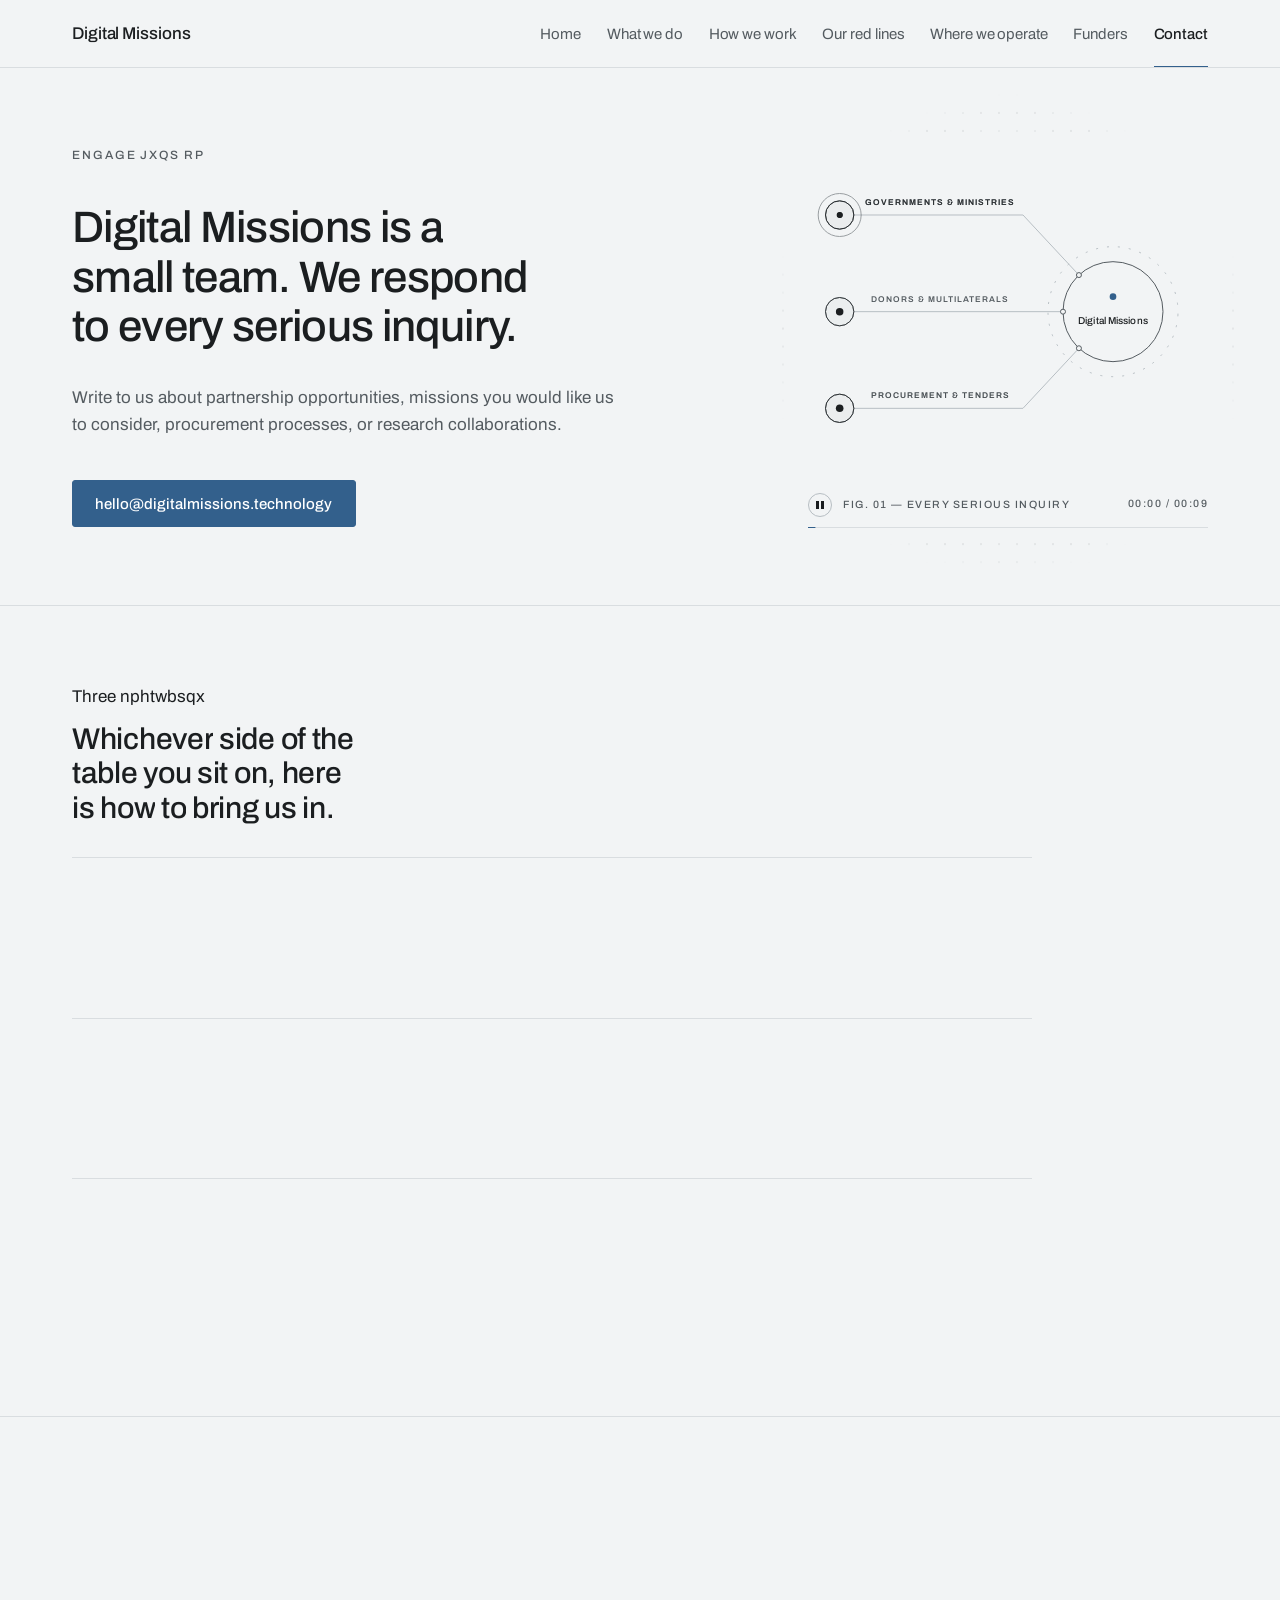
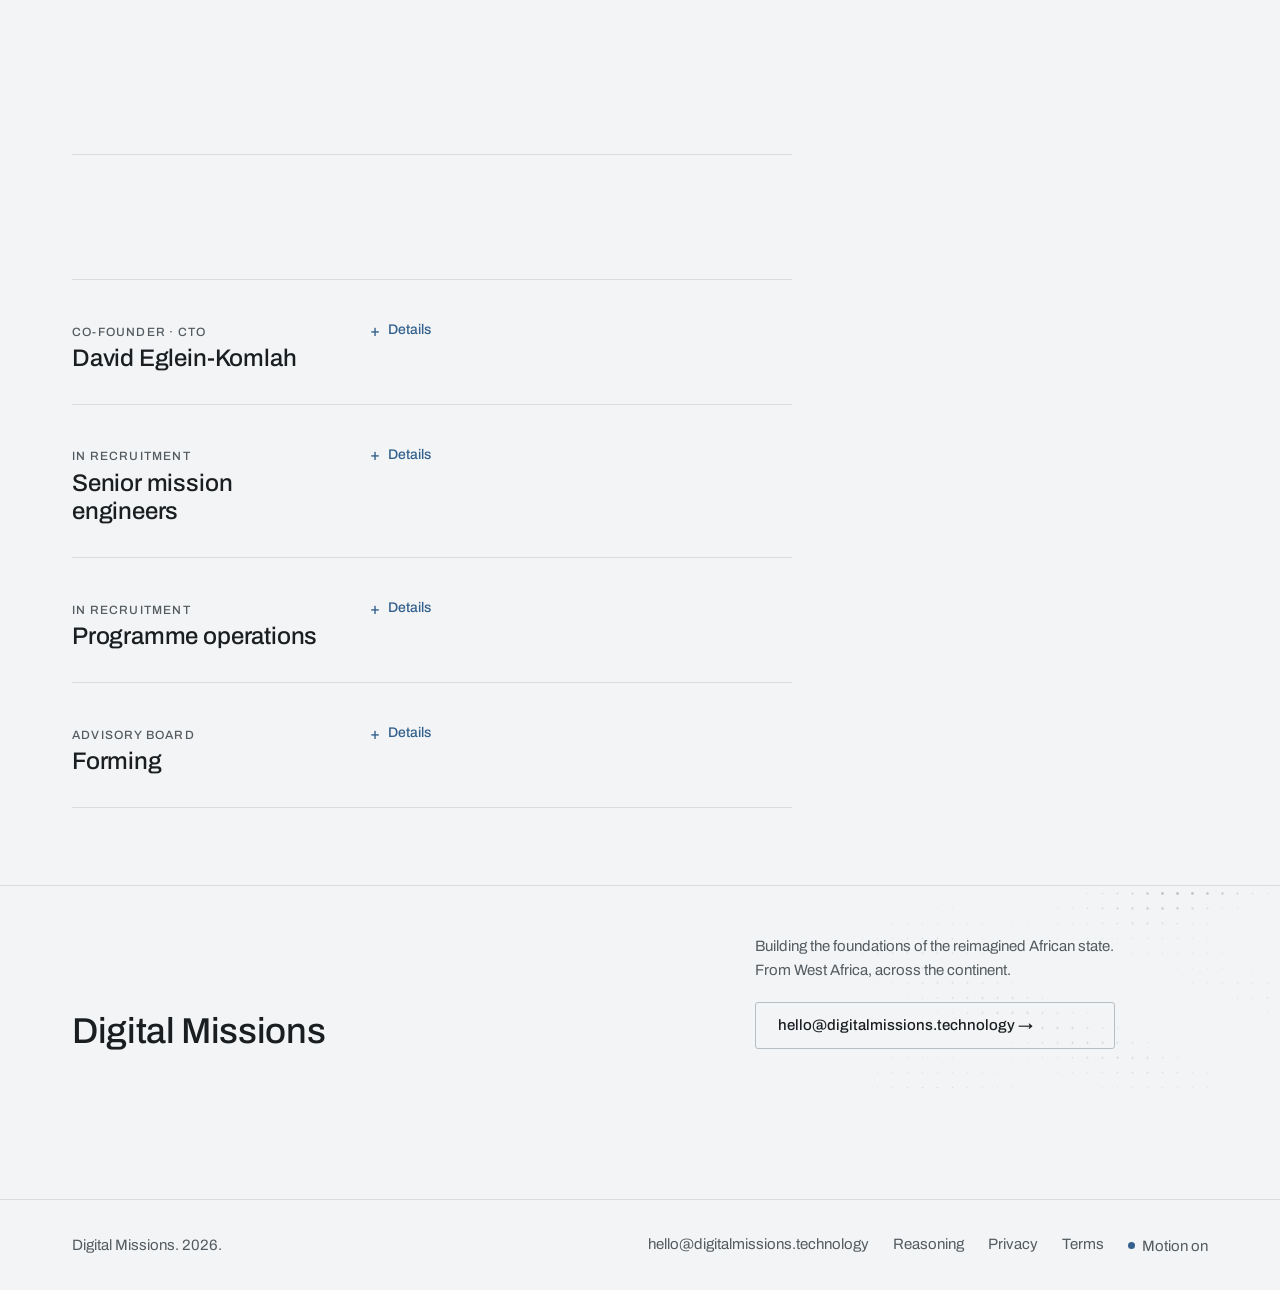
<file: contact.html>
<!doctype html>
<html lang="en">
<head>
  <meta charset="utf-8">
  <meta name="viewport" content="width=device-width, initial-scale=1">
  <meta name="theme-color" content="#F2F4F5">
  <title>Contact &mdash; Digital Missions</title>
  <meta name="description" content="Digital Missions is a small team. We respond to every serious inquiry. Write to us about partnership opportunities, missions you would like us to consider, or research collaborations.">
  <link rel="canonical" href="https://digitalmissions.technology/contact.html">
  <link rel="icon" type="image/svg+xml" href="assets/favicon.svg">
  <link rel="preconnect" href="https://fonts.googleapis.com">
  <link rel="preconnect" href="https://fonts.gstatic.com" crossorigin>
  <link rel="stylesheet" href="assets/styles.css?v=20260926.9">
  <script>(function(d){try{if(!matchMedia('(prefers-reduced-motion: reduce)').matches){d.classList.add('motion');var p=null,s=null,w=/\bdm-intro\b/;try{p=localStorage.getItem('dm-motion')}catch(e){}try{s=sessionStorage.getItem('dm-intro')}catch(e){}if(!s&&w.test(window.name)){s='1'}if(p==='paused'){d.classList.add('motion-paused')}else if(!s&&!location.hash){d.classList.add('intro')}if(!d.classList.contains('intro')){try{sessionStorage.setItem('dm-intro','1')}catch(e){}if(!w.test(window.name)){window.name=(window.name+' dm-intro').replace(/^ /,'')}}setTimeout(function(){if(!window.DMMotion){d.classList.remove('motion','intro')}},2500)}}catch(e){}})(document.documentElement);</script>
  <script src="assets/motion.js?v=20260926.9" defer></script>
</head>
<body>

<a class="skip-link" href="#main">Skip to content</a>

<header class="site-header">
  <div class="container header-inner">
    <a class="brand" href="index.html" aria-label="Digital Missions">Digital Missions</a>
    <nav class="primary-nav" aria-label="Primary">
      <ul>
        <li><a href="index.html">Home</a></li>
        <li><a href="what-we-do.html">What we do</a></li>
        <li><a href="how-we-work.html">How we work</a></li>
        <li><a href="our-red-lines.html">Our red lines</a></li>
        <li><a href="where-we-operate.html">Where we operate</a></li>
        <li><a href="funders.html">Funders</a></li>
        <li><a href="contact.html" aria-current="page">Contact</a></li>
      </ul>
    </nav>
    <details class="mobile-nav" aria-label="Primary navigation">
      <summary><span>Toggle navigation</span></summary>
      <div class="mobile-nav-panel">
        <ul>
          <li><a href="index.html">Home</a></li>
          <li><a href="what-we-do.html">What we do</a></li>
          <li><a href="how-we-work.html">How we work</a></li>
          <li><a href="our-red-lines.html">Our red lines</a></li>
          <li><a href="where-we-operate.html">Where we operate</a></li>
        <li><a href="funders.html">Funders</a></li>
          <li><a href="contact.html" aria-current="page">Contact</a></li>
        </ul>
      </div>
    </details>
  </div>
</header>

<main id="main">

  <section class="hero-soft">
    <div class="container">
      <span class="hero-tag">Engage with us</span>
      <h1>Digital Missions is a small team. We respond to every serious inquiry.</h1>
      <p class="hero-summary">Write to us about partnership opportunities, missions you would like us to consider, procurement processes, or research collaborations.</p>
      <div class="hero-actions">
        <a class="btn btn--filled" href="mailto:hello@digitalmissions.technology">hello@digitalmissions.technology</a>
      </div>

      <svg data-scene="hero-contact" class="plate hero-plate" data-loop="9" data-still="1.7" fill="none" stroke="currentColor" viewBox="0 0 480 400" xmlns="http://www.w3.org/2000/svg" role="img" aria-label="Schematic of three inbound channels, from governments and ministries, donors and multilaterals, and procurement and tenders, converging on Digital Missions, which acknowledges each serious inquiry and sends a reply back along the same channel.">
        <title>Every serious inquiry</title>
        <!-- Three inbound channels -->
        <path class="plate-line" vector-effect="non-scaling-stroke" d="M55,84 L258,84 L325.115,156.086"/>
        <path class="plate-line" vector-effect="non-scaling-stroke" d="M55,200 L306,200"/>
        <path class="plate-line" vector-effect="non-scaling-stroke" d="M55,316 L258,316 L325.115,243.914"/>
        <!-- Digital Missions -->
        <circle class="plate-node" cx="366" cy="200" r="60"/>
        <circle class="plate-dot--accent" fill="currentColor" stroke="none" cx="366" cy="182" r="4"/>
        <text class="plate-text plate-text--center" fill="currentColor" stroke="none" x="366" y="215">Digital Missions</text>
        <!-- Ports -->
        <circle class="plate-node" cx="325.115" cy="156.086" r="3"/>
        <circle class="plate-node" cx="306" cy="200" r="3"/>
        <circle class="plate-node" cx="325.115" cy="243.914" r="3"/>
        <!-- Audiences -->
        <circle class="plate-node" cx="38" cy="84" r="17"/>
        <circle class="plate-dot" fill="currentColor" stroke="none" cx="38" cy="84" r="3"/>
        <text class="plate-text" fill="currentColor" stroke="none" x="159" y="72">Governments &amp; ministries</text>
        <circle class="plate-node" cx="38" cy="200" r="17"/>
        <circle class="plate-dot" fill="currentColor" stroke="none" cx="38" cy="200" r="3"/>
        <text class="plate-text" fill="currentColor" stroke="none" x="159" y="188">Donors &amp; multilaterals</text>
        <circle class="plate-node" cx="38" cy="316" r="17"/>
        <circle class="plate-dot" fill="currentColor" stroke="none" cx="38" cy="316" r="3"/>
        <text class="plate-text" fill="currentColor" stroke="none" x="159" y="304">Procurement &amp; tenders</text>
        <g class="fx" aria-hidden="true">
        <g>
        <animateTransform attributeName="transform" type="rotate" values="0 366 200;15.714 366 200;105.714 366 200;135.714 366 200;225.714 366 200;255.714 366 200;345.714 366 200;360 366 200" keyTimes="0;0.1222;0.2222;0.4556;0.5556;0.7889;0.8889;1" calcMode="spline" keySplines="0 0 1 1;.45 0 .55 1;0 0 1 1;.45 0 .55 1;0 0 1 1;.45 0 .55 1;0 0 1 1" dur="9s" repeatCount="indefinite"/>
        <circle class="fx-soft" cx="366" cy="200" r="78"/>
        </g>
        <!-- Governments and ministries: turn 1 -->
        <text class="plate-text fx-label" x="159" y="72" opacity="0">Governments &amp; ministries<animate attributeName="opacity" values="0;1;1;0;0" keyTimes="0;0.0278;0.3111;0.3611;1" dur="9s" repeatCount="indefinite"/></text>
        <line class="fx-hi" x1="55" y1="84" x2="55" y2="84" opacity="0">
        <animate attributeName="x2" values="55;55;258;258;55" keyTimes="0;0.0337;0.0805;0.2889;1" dur="9s" repeatCount="indefinite" calcMode="spline" keySplines="0 0 1 1;0.409 0.185 0.679 0.642;0 0 1 1;0 0 1 1"/>
        <animate attributeName="opacity" values="0;0;1;1;0;0" keyTimes="0;0.0337;0.0338;0.1222;0.1778;1" dur="9s" repeatCount="indefinite"/>
        </line>
        <line class="fx-hi" x1="258" y1="84" x2="258" y2="84" opacity="0">
        <animate attributeName="x2" values="258;258;325.115;325.115;258" keyTimes="0;0.0805;0.1222;0.2889;1" dur="9s" repeatCount="indefinite" calcMode="spline" keySplines="0 0 1 1;0.271 0.558 0.574 1;0 0 1 1;0 0 1 1"/>
        <animate attributeName="y2" values="84;84;156.086;156.086;84" keyTimes="0;0.0805;0.1222;0.2889;1" dur="9s" repeatCount="indefinite" calcMode="spline" keySplines="0 0 1 1;0.271 0.558 0.574 1;0 0 1 1;0 0 1 1"/>
        <animate attributeName="opacity" values="0;0;1;1;0;0" keyTimes="0;0.0805;0.0806;0.1222;0.1778;1" dur="9s" repeatCount="indefinite"/>
        </line>
        <line class="fx-hi" x1="325.115" y1="156.086" x2="325.115" y2="156.086" opacity="0">
        <animate attributeName="x2" values="325.115;325.115;258;258;325.115" keyTimes="0;0.1667;0.2084;0.3556;1" dur="9s" repeatCount="indefinite" calcMode="spline" keySplines="0 0 1 1;0.426 0 0.729 0.442;0 0 1 1;0 0 1 1"/>
        <animate attributeName="y2" values="156.086;156.086;84;84;156.086" keyTimes="0;0.1667;0.2084;0.3556;1" dur="9s" repeatCount="indefinite" calcMode="spline" keySplines="0 0 1 1;0.426 0 0.729 0.442;0 0 1 1;0 0 1 1"/>
        <animate attributeName="opacity" values="0;0;1;1;0;0" keyTimes="0;0.1667;0.1668;0.2733;0.3344;1" dur="9s" repeatCount="indefinite"/>
        </line>
        <line class="fx-hi" x1="258" y1="84" x2="258" y2="84" opacity="0">
        <animate attributeName="x2" values="258;258;55;55;258" keyTimes="0;0.2084;0.2552;0.3556;1" dur="9s" repeatCount="indefinite" calcMode="spline" keySplines="0 0 1 1;0.321 0.358 0.591 0.815;0 0 1 1;0 0 1 1"/>
        <animate attributeName="opacity" values="0;0;1;1;0;0" keyTimes="0;0.2084;0.2085;0.2733;0.3344;1" dur="9s" repeatCount="indefinite"/>
        </line>
        <circle class="fx-packet fx-packet--soft" r="1.8" opacity="0">
        <animateMotion dur="9s" begin="0.06s" repeatCount="indefinite" path="M38,84 L55,84 L258,84 L325.115,156.086" calcMode="spline" keyPoints="0;0;0.053;0.691;1;1" keyTimes="0;0.0156;0.0337;0.0805;0.1222;1" keySplines="0 0 1 1;0.37 0 0.699 0.368;0.409 0.185 0.679 0.642;0.271 0.558 0.574 1;0 0 1 1"/>
        <animate attributeName="opacity" values="0;0;0.85;0.85;0;0" keyTimes="0;0.0289;0.0422;0.1;0.1156;1" dur="9s" begin="0.06s" repeatCount="indefinite"/>
        </circle>
        <circle class="fx-packet fx-packet--soft" r="2.4" opacity="0">
        <animateMotion dur="9s" begin="0.03s" repeatCount="indefinite" path="M38,84 L55,84 L258,84 L325.115,156.086" calcMode="spline" keyPoints="0;0;0.053;0.691;1;1" keyTimes="0;0.0156;0.0337;0.0805;0.1222;1" keySplines="0 0 1 1;0.37 0 0.699 0.368;0.409 0.185 0.679 0.642;0.271 0.558 0.574 1;0 0 1 1"/>
        <animate attributeName="opacity" values="0;0;0.85;0.85;0;0" keyTimes="0;0.0289;0.0422;0.1;0.1156;1" dur="9s" begin="0.03s" repeatCount="indefinite"/>
        </circle>
        <circle class="fx-packet" r="0">
        <animateMotion dur="9s" begin="0s" repeatCount="indefinite" path="M38,84 L55,84 L258,84 L325.115,156.086" calcMode="spline" keyPoints="0;0;0.053;0.691;1;1" keyTimes="0;0.0156;0.0337;0.0805;0.1222;1" keySplines="0 0 1 1;0.37 0 0.699 0.368;0.409 0.185 0.679 0.642;0.271 0.558 0.574 1;0 0 1 1"/>
        <animate attributeName="r" values="0;0;3.2;3.2;0;0" keyTimes="0;0.0044;0.0178;0.1222;0.1444;1" dur="9s" repeatCount="indefinite"/>
        </circle>
        <circle class="fx-packet fx-packet--soft" r="1.8" opacity="0">
        <animateMotion dur="9s" begin="0.06s" repeatCount="indefinite" path="M38,84 L55,84 L258,84 L325.115,156.086" calcMode="spline" keyPoints="1;1;0.691;0.053;0;0" keyTimes="0;0.1667;0.2084;0.2552;0.2733;1" keySplines="0 0 1 1;0.426 0 0.729 0.442;0.321 0.358 0.591 0.815;0.301 0.632 0.63 1;0 0 1 1"/>
        <animate attributeName="opacity" values="0;0;0.85;0.85;0;0" keyTimes="0;0.18;0.1933;0.2511;0.2667;1" dur="9s" begin="0.06s" repeatCount="indefinite"/>
        </circle>
        <circle class="fx-packet fx-packet--soft" r="2.4" opacity="0">
        <animateMotion dur="9s" begin="0.03s" repeatCount="indefinite" path="M38,84 L55,84 L258,84 L325.115,156.086" calcMode="spline" keyPoints="1;1;0.691;0.053;0;0" keyTimes="0;0.1667;0.2084;0.2552;0.2733;1" keySplines="0 0 1 1;0.426 0 0.729 0.442;0.321 0.358 0.591 0.815;0.301 0.632 0.63 1;0 0 1 1"/>
        <animate attributeName="opacity" values="0;0;0.85;0.85;0;0" keyTimes="0;0.18;0.1933;0.2511;0.2667;1" dur="9s" begin="0.03s" repeatCount="indefinite"/>
        </circle>
        <circle class="fx-hi" r="0">
        <animateMotion dur="9s" begin="0s" repeatCount="indefinite" path="M38,84 L55,84 L258,84 L325.115,156.086" calcMode="spline" keyPoints="1;1;0.691;0.053;0;0" keyTimes="0;0.1667;0.2084;0.2552;0.2733;1" keySplines="0 0 1 1;0.426 0 0.729 0.442;0.321 0.358 0.591 0.815;0.301 0.632 0.63 1;0 0 1 1"/>
        <animate attributeName="r" values="0;0;6.5;6.5;0;0" keyTimes="0;0.1556;0.1733;0.2711;0.2844;1" dur="9s" repeatCount="indefinite"/>
        </circle>
        <circle class="fx-packet" r="0">
        <animateMotion dur="9s" begin="0s" repeatCount="indefinite" path="M38,84 L55,84 L258,84 L325.115,156.086" calcMode="spline" keyPoints="1;1;0.691;0.053;0;0" keyTimes="0;0.1667;0.2084;0.2552;0.2733;1" keySplines="0 0 1 1;0.426 0 0.729 0.442;0.321 0.358 0.591 0.815;0.301 0.632 0.63 1;0 0 1 1"/>
        <animate attributeName="r" values="0;0;3.2;3.2;0;0" keyTimes="0;0.1533;0.1689;0.2733;0.2911;1" dur="9s" repeatCount="indefinite"/>
        </circle>
        <circle class="fx-ring" cx="325.115" cy="156.086" r="3" opacity="0">
        <animate attributeName="r" values="3;3;12;12" keyTimes="0;0.1222;0.1722;1" dur="9s" repeatCount="indefinite" calcMode="spline" keySplines="0 0 1 1;.16 1 .3 1;0 0 1 1"/>
        <animate attributeName="opacity" values="0;0;0.9;0;0" keyTimes="0;0.1221;0.1222;0.1722;1" dur="9s" repeatCount="indefinite"/>
        </circle>
        <circle class="fx-hi" cx="366" cy="200" r="60" opacity="0">
        <animate attributeName="opacity" values="0;0;1;0;0" keyTimes="0;0.1222;0.1289;0.2111;1" dur="9s" repeatCount="indefinite"/>
        </circle>
        <circle class="fx-ring fx-ring--accent" cx="366" cy="182" r="4" opacity="0">
        <animate attributeName="r" values="4;4;13;13" keyTimes="0;0.1222;0.1778;1" dur="9s" repeatCount="indefinite" calcMode="spline" keySplines="0 0 1 1;.16 1 .3 1;0 0 1 1"/>
        <animate attributeName="opacity" values="0;0;0.9;0;0" keyTimes="0;0.1221;0.1222;0.1778;1" dur="9s" repeatCount="indefinite"/>
        </circle>
        <circle class="fx-ring fx-ring--accent" cx="366" cy="200" r="60" opacity="0">
        <animate attributeName="r" values="60;60;96;96" keyTimes="0;0.1267;0.2267;1" dur="9s" repeatCount="indefinite" calcMode="spline" keySplines="0 0 1 1;.16 1 .3 1;0 0 1 1"/>
        <animate attributeName="opacity" values="0;0;0.9;0;0" keyTimes="0;0.1266;0.1267;0.2267;1" dur="9s" repeatCount="indefinite"/>
        </circle>
        <circle class="fx-ring fx-ring--accent" cx="366" cy="200" r="60" opacity="0">
        <animate attributeName="r" values="60;60;96;96" keyTimes="0;0.1511;0.2511;1" dur="9s" repeatCount="indefinite" calcMode="spline" keySplines="0 0 1 1;.16 1 .3 1;0 0 1 1"/>
        <animate attributeName="opacity" values="0;0;0.9;0;0" keyTimes="0;0.151;0.1511;0.2511;1" dur="9s" repeatCount="indefinite"/>
        </circle>
        <circle class="fx-hi fx-hi--fill" cx="38" cy="84" r="17" opacity="0.55">
        <animate attributeName="opacity" values="0.55;1;0;0;1;0.55;0.55" keyTimes="0;0.0067;0.0556;0.2733;0.2789;0.3733;1" dur="9s" repeatCount="indefinite"/>
        </circle>
        <circle class="fx-packet" cx="38" cy="84" r="4.5">
        <animate attributeName="r" values="4.5;3;3;6;4.5;4.5" keyTimes="0;0.0333;0.2733;0.2889;0.3622;1" dur="9s" repeatCount="indefinite" calcMode="spline" keySplines=".45 0 .55 1;0 0 1 1;.16 1 .3 1;.45 0 .55 1;0 0 1 1"/>
        </circle>
        <circle class="fx-ring" cx="38" cy="84" r="17" opacity="0">
        <animate attributeName="r" values="17;17;27;27" keyTimes="0;0.0001;0.0611;1" dur="9s" repeatCount="indefinite" calcMode="spline" keySplines="0 0 1 1;.16 1 .3 1;0 0 1 1"/>
        <animate attributeName="opacity" values="0;0;0.8;0;0" keyTimes="0;0;0.0002;0.0611;1" dur="9s" repeatCount="indefinite"/>
        </circle>
        <circle class="fx-ring" cx="38" cy="84" r="17" opacity="0">
        <animate attributeName="r" values="17;17;27;27" keyTimes="0;0.2734;0.3344;1" dur="9s" repeatCount="indefinite" calcMode="spline" keySplines="0 0 1 1;.16 1 .3 1;0 0 1 1"/>
        <animate attributeName="opacity" values="0;0;0.8;0;0" keyTimes="0;0.2733;0.2736;0.3344;1" dur="9s" repeatCount="indefinite"/>
        </circle>
        <!-- Donors and multilaterals: turn 2 -->
        <text class="plate-text fx-label" x="159" y="188" opacity="0">Donors &amp; multilaterals<animate attributeName="opacity" values="0;1;1;0;0" keyTimes="0;0.0278;0.3111;0.3611;1" dur="9s" begin="-6s" repeatCount="indefinite"/></text>
        <line class="fx-hi" x1="55" y1="200" x2="55" y2="200" opacity="0">
        <animate attributeName="x2" values="55;55;306;306;55" keyTimes="0;0.0353;0.1222;0.2889;1" dur="9s" begin="-6s" repeatCount="indefinite" calcMode="spline" keySplines="0 0 1 1;0.373 0.235 0.533 1;0 0 1 1;0 0 1 1"/>
        <animate attributeName="opacity" values="0;0;1;1;0;0" keyTimes="0;0.0353;0.0354;0.1222;0.1778;1" dur="9s" begin="-6s" repeatCount="indefinite"/>
        </line>
        <line class="fx-hi" x1="306" y1="200" x2="306" y2="200" opacity="0">
        <animate attributeName="x2" values="306;306;55;55;306" keyTimes="0;0.1667;0.2536;0.3556;1" dur="9s" begin="-6s" repeatCount="indefinite" calcMode="spline" keySplines="0 0 1 1;0.467 0 0.627 0.765;0 0 1 1;0 0 1 1"/>
        <animate attributeName="opacity" values="0;0;1;1;0;0" keyTimes="0;0.1667;0.1668;0.2733;0.3344;1" dur="9s" begin="-6s" repeatCount="indefinite"/>
        </line>
        <circle class="fx-packet fx-packet--soft" r="1.8" opacity="0">
        <animateMotion dur="9s" begin="-5.94s" repeatCount="indefinite" path="M38,200 L55,200 L306,200" calcMode="spline" keyPoints="0;0;0.063;1;1" keyTimes="0;0.0156;0.0353;0.1222;1" keySplines="0 0 1 1;0.373 0 0.702 0.371;0.373 0.235 0.533 1;0 0 1 1"/>
        <animate attributeName="opacity" values="0;0;0.85;0.85;0;0" keyTimes="0;0.0289;0.0422;0.1;0.1156;1" dur="9s" begin="-5.94s" repeatCount="indefinite"/>
        </circle>
        <circle class="fx-packet fx-packet--soft" r="2.4" opacity="0">
        <animateMotion dur="9s" begin="-5.97s" repeatCount="indefinite" path="M38,200 L55,200 L306,200" calcMode="spline" keyPoints="0;0;0.063;1;1" keyTimes="0;0.0156;0.0353;0.1222;1" keySplines="0 0 1 1;0.373 0 0.702 0.371;0.373 0.235 0.533 1;0 0 1 1"/>
        <animate attributeName="opacity" values="0;0;0.85;0.85;0;0" keyTimes="0;0.0289;0.0422;0.1;0.1156;1" dur="9s" begin="-5.97s" repeatCount="indefinite"/>
        </circle>
        <circle class="fx-packet" r="0">
        <animateMotion dur="9s" begin="-6s" repeatCount="indefinite" path="M38,200 L55,200 L306,200" calcMode="spline" keyPoints="0;0;0.063;1;1" keyTimes="0;0.0156;0.0353;0.1222;1" keySplines="0 0 1 1;0.373 0 0.702 0.371;0.373 0.235 0.533 1;0 0 1 1"/>
        <animate attributeName="r" values="0;0;3.2;3.2;0;0" keyTimes="0;0.0044;0.0178;0.1222;0.1444;1" dur="9s" begin="-6s" repeatCount="indefinite"/>
        </circle>
        <circle class="fx-packet fx-packet--soft" r="1.8" opacity="0">
        <animateMotion dur="9s" begin="-5.94s" repeatCount="indefinite" path="M38,200 L55,200 L306,200" calcMode="spline" keyPoints="1;1;0.063;0;0" keyTimes="0;0.1667;0.2536;0.2733;1" keySplines="0 0 1 1;0.467 0 0.627 0.765;0.298 0.629 0.627 1;0 0 1 1"/>
        <animate attributeName="opacity" values="0;0;0.85;0.85;0;0" keyTimes="0;0.18;0.1933;0.2511;0.2667;1" dur="9s" begin="-5.94s" repeatCount="indefinite"/>
        </circle>
        <circle class="fx-packet fx-packet--soft" r="2.4" opacity="0">
        <animateMotion dur="9s" begin="-5.97s" repeatCount="indefinite" path="M38,200 L55,200 L306,200" calcMode="spline" keyPoints="1;1;0.063;0;0" keyTimes="0;0.1667;0.2536;0.2733;1" keySplines="0 0 1 1;0.467 0 0.627 0.765;0.298 0.629 0.627 1;0 0 1 1"/>
        <animate attributeName="opacity" values="0;0;0.85;0.85;0;0" keyTimes="0;0.18;0.1933;0.2511;0.2667;1" dur="9s" begin="-5.97s" repeatCount="indefinite"/>
        </circle>
        <circle class="fx-hi" r="0">
        <animateMotion dur="9s" begin="-6s" repeatCount="indefinite" path="M38,200 L55,200 L306,200" calcMode="spline" keyPoints="1;1;0.063;0;0" keyTimes="0;0.1667;0.2536;0.2733;1" keySplines="0 0 1 1;0.467 0 0.627 0.765;0.298 0.629 0.627 1;0 0 1 1"/>
        <animate attributeName="r" values="0;0;6.5;6.5;0;0" keyTimes="0;0.1556;0.1733;0.2711;0.2844;1" dur="9s" begin="-6s" repeatCount="indefinite"/>
        </circle>
        <circle class="fx-packet" r="0">
        <animateMotion dur="9s" begin="-6s" repeatCount="indefinite" path="M38,200 L55,200 L306,200" calcMode="spline" keyPoints="1;1;0.063;0;0" keyTimes="0;0.1667;0.2536;0.2733;1" keySplines="0 0 1 1;0.467 0 0.627 0.765;0.298 0.629 0.627 1;0 0 1 1"/>
        <animate attributeName="r" values="0;0;3.2;3.2;0;0" keyTimes="0;0.1533;0.1689;0.2733;0.2911;1" dur="9s" begin="-6s" repeatCount="indefinite"/>
        </circle>
        <circle class="fx-ring" cx="306" cy="200" r="3" opacity="0">
        <animate attributeName="r" values="3;3;12;12" keyTimes="0;0.1222;0.1722;1" dur="9s" begin="-6s" repeatCount="indefinite" calcMode="spline" keySplines="0 0 1 1;.16 1 .3 1;0 0 1 1"/>
        <animate attributeName="opacity" values="0;0;0.9;0;0" keyTimes="0;0.1221;0.1222;0.1722;1" dur="9s" begin="-6s" repeatCount="indefinite"/>
        </circle>
        <circle class="fx-hi" cx="366" cy="200" r="60" opacity="0">
        <animate attributeName="opacity" values="0;0;1;0;0" keyTimes="0;0.1222;0.1289;0.2111;1" dur="9s" begin="-6s" repeatCount="indefinite"/>
        </circle>
        <circle class="fx-ring fx-ring--accent" cx="366" cy="182" r="4" opacity="0">
        <animate attributeName="r" values="4;4;13;13" keyTimes="0;0.1222;0.1778;1" dur="9s" begin="-6s" repeatCount="indefinite" calcMode="spline" keySplines="0 0 1 1;.16 1 .3 1;0 0 1 1"/>
        <animate attributeName="opacity" values="0;0;0.9;0;0" keyTimes="0;0.1221;0.1222;0.1778;1" dur="9s" begin="-6s" repeatCount="indefinite"/>
        </circle>
        <circle class="fx-ring fx-ring--accent" cx="366" cy="200" r="60" opacity="0">
        <animate attributeName="r" values="60;60;96;96" keyTimes="0;0.1267;0.2267;1" dur="9s" begin="-6s" repeatCount="indefinite" calcMode="spline" keySplines="0 0 1 1;.16 1 .3 1;0 0 1 1"/>
        <animate attributeName="opacity" values="0;0;0.9;0;0" keyTimes="0;0.1266;0.1267;0.2267;1" dur="9s" begin="-6s" repeatCount="indefinite"/>
        </circle>
        <circle class="fx-ring fx-ring--accent" cx="366" cy="200" r="60" opacity="0">
        <animate attributeName="r" values="60;60;96;96" keyTimes="0;0.1511;0.2511;1" dur="9s" begin="-6s" repeatCount="indefinite" calcMode="spline" keySplines="0 0 1 1;.16 1 .3 1;0 0 1 1"/>
        <animate attributeName="opacity" values="0;0;0.9;0;0" keyTimes="0;0.151;0.1511;0.2511;1" dur="9s" begin="-6s" repeatCount="indefinite"/>
        </circle>
        <circle class="fx-hi fx-hi--fill" cx="38" cy="200" r="17" opacity="0.55">
        <animate attributeName="opacity" values="0.55;1;0;0;1;0.55;0.55" keyTimes="0;0.0067;0.0556;0.2733;0.2789;0.3733;1" dur="9s" begin="-6s" repeatCount="indefinite"/>
        </circle>
        <circle class="fx-packet" cx="38" cy="200" r="4.5">
        <animate attributeName="r" values="4.5;3;3;6;4.5;4.5" keyTimes="0;0.0333;0.2733;0.2889;0.3622;1" dur="9s" begin="-6s" repeatCount="indefinite" calcMode="spline" keySplines=".45 0 .55 1;0 0 1 1;.16 1 .3 1;.45 0 .55 1;0 0 1 1"/>
        </circle>
        <circle class="fx-ring" cx="38" cy="200" r="17" opacity="0">
        <animate attributeName="r" values="17;17;27;27" keyTimes="0;0.0001;0.0611;1" dur="9s" begin="-6s" repeatCount="indefinite" calcMode="spline" keySplines="0 0 1 1;.16 1 .3 1;0 0 1 1"/>
        <animate attributeName="opacity" values="0;0;0.8;0;0" keyTimes="0;0;0.0002;0.0611;1" dur="9s" begin="-6s" repeatCount="indefinite"/>
        </circle>
        <circle class="fx-ring" cx="38" cy="200" r="17" opacity="0">
        <animate attributeName="r" values="17;17;27;27" keyTimes="0;0.2734;0.3344;1" dur="9s" begin="-6s" repeatCount="indefinite" calcMode="spline" keySplines="0 0 1 1;.16 1 .3 1;0 0 1 1"/>
        <animate attributeName="opacity" values="0;0;0.8;0;0" keyTimes="0;0.2733;0.2736;0.3344;1" dur="9s" begin="-6s" repeatCount="indefinite"/>
        </circle>
        <!-- Procurement and tenders: turn 3 -->
        <text class="plate-text fx-label" x="159" y="304" opacity="0">Procurement &amp; tenders<animate attributeName="opacity" values="0;1;1;0;0" keyTimes="0;0.0278;0.3111;0.3611;1" dur="9s" begin="-3s" repeatCount="indefinite"/></text>
        <line class="fx-hi" x1="55" y1="316" x2="55" y2="316" opacity="0">
        <animate attributeName="x2" values="55;55;258;258;55" keyTimes="0;0.0337;0.0805;0.2889;1" dur="9s" begin="-3s" repeatCount="indefinite" calcMode="spline" keySplines="0 0 1 1;0.409 0.185 0.679 0.642;0 0 1 1;0 0 1 1"/>
        <animate attributeName="opacity" values="0;0;1;1;0;0" keyTimes="0;0.0337;0.0338;0.1222;0.1778;1" dur="9s" begin="-3s" repeatCount="indefinite"/>
        </line>
        <line class="fx-hi" x1="258" y1="316" x2="258" y2="316" opacity="0">
        <animate attributeName="x2" values="258;258;325.115;325.115;258" keyTimes="0;0.0805;0.1222;0.2889;1" dur="9s" begin="-3s" repeatCount="indefinite" calcMode="spline" keySplines="0 0 1 1;0.271 0.558 0.574 1;0 0 1 1;0 0 1 1"/>
        <animate attributeName="y2" values="316;316;243.914;243.914;316" keyTimes="0;0.0805;0.1222;0.2889;1" dur="9s" begin="-3s" repeatCount="indefinite" calcMode="spline" keySplines="0 0 1 1;0.271 0.558 0.574 1;0 0 1 1;0 0 1 1"/>
        <animate attributeName="opacity" values="0;0;1;1;0;0" keyTimes="0;0.0805;0.0806;0.1222;0.1778;1" dur="9s" begin="-3s" repeatCount="indefinite"/>
        </line>
        <line class="fx-hi" x1="325.115" y1="243.914" x2="325.115" y2="243.914" opacity="0">
        <animate attributeName="x2" values="325.115;325.115;258;258;325.115" keyTimes="0;0.1667;0.2084;0.3556;1" dur="9s" begin="-3s" repeatCount="indefinite" calcMode="spline" keySplines="0 0 1 1;0.426 0 0.729 0.442;0 0 1 1;0 0 1 1"/>
        <animate attributeName="y2" values="243.914;243.914;316;316;243.914" keyTimes="0;0.1667;0.2084;0.3556;1" dur="9s" begin="-3s" repeatCount="indefinite" calcMode="spline" keySplines="0 0 1 1;0.426 0 0.729 0.442;0 0 1 1;0 0 1 1"/>
        <animate attributeName="opacity" values="0;0;1;1;0;0" keyTimes="0;0.1667;0.1668;0.2733;0.3344;1" dur="9s" begin="-3s" repeatCount="indefinite"/>
        </line>
        <line class="fx-hi" x1="258" y1="316" x2="258" y2="316" opacity="0">
        <animate attributeName="x2" values="258;258;55;55;258" keyTimes="0;0.2084;0.2552;0.3556;1" dur="9s" begin="-3s" repeatCount="indefinite" calcMode="spline" keySplines="0 0 1 1;0.321 0.358 0.591 0.815;0 0 1 1;0 0 1 1"/>
        <animate attributeName="opacity" values="0;0;1;1;0;0" keyTimes="0;0.2084;0.2085;0.2733;0.3344;1" dur="9s" begin="-3s" repeatCount="indefinite"/>
        </line>
        <circle class="fx-packet fx-packet--soft" r="1.8" opacity="0">
        <animateMotion dur="9s" begin="-2.94s" repeatCount="indefinite" path="M38,316 L55,316 L258,316 L325.115,243.914" calcMode="spline" keyPoints="0;0;0.053;0.691;1;1" keyTimes="0;0.0156;0.0337;0.0805;0.1222;1" keySplines="0 0 1 1;0.37 0 0.699 0.368;0.409 0.185 0.679 0.642;0.271 0.558 0.574 1;0 0 1 1"/>
        <animate attributeName="opacity" values="0;0;0.85;0.85;0;0" keyTimes="0;0.0289;0.0422;0.1;0.1156;1" dur="9s" begin="-2.94s" repeatCount="indefinite"/>
        </circle>
        <circle class="fx-packet fx-packet--soft" r="2.4" opacity="0">
        <animateMotion dur="9s" begin="-2.97s" repeatCount="indefinite" path="M38,316 L55,316 L258,316 L325.115,243.914" calcMode="spline" keyPoints="0;0;0.053;0.691;1;1" keyTimes="0;0.0156;0.0337;0.0805;0.1222;1" keySplines="0 0 1 1;0.37 0 0.699 0.368;0.409 0.185 0.679 0.642;0.271 0.558 0.574 1;0 0 1 1"/>
        <animate attributeName="opacity" values="0;0;0.85;0.85;0;0" keyTimes="0;0.0289;0.0422;0.1;0.1156;1" dur="9s" begin="-2.97s" repeatCount="indefinite"/>
        </circle>
        <circle class="fx-packet" r="0">
        <animateMotion dur="9s" begin="-3s" repeatCount="indefinite" path="M38,316 L55,316 L258,316 L325.115,243.914" calcMode="spline" keyPoints="0;0;0.053;0.691;1;1" keyTimes="0;0.0156;0.0337;0.0805;0.1222;1" keySplines="0 0 1 1;0.37 0 0.699 0.368;0.409 0.185 0.679 0.642;0.271 0.558 0.574 1;0 0 1 1"/>
        <animate attributeName="r" values="0;0;3.2;3.2;0;0" keyTimes="0;0.0044;0.0178;0.1222;0.1444;1" dur="9s" begin="-3s" repeatCount="indefinite"/>
        </circle>
        <circle class="fx-packet fx-packet--soft" r="1.8" opacity="0">
        <animateMotion dur="9s" begin="-2.94s" repeatCount="indefinite" path="M38,316 L55,316 L258,316 L325.115,243.914" calcMode="spline" keyPoints="1;1;0.691;0.053;0;0" keyTimes="0;0.1667;0.2084;0.2552;0.2733;1" keySplines="0 0 1 1;0.426 0 0.729 0.442;0.321 0.358 0.591 0.815;0.301 0.632 0.63 1;0 0 1 1"/>
        <animate attributeName="opacity" values="0;0;0.85;0.85;0;0" keyTimes="0;0.18;0.1933;0.2511;0.2667;1" dur="9s" begin="-2.94s" repeatCount="indefinite"/>
        </circle>
        <circle class="fx-packet fx-packet--soft" r="2.4" opacity="0">
        <animateMotion dur="9s" begin="-2.97s" repeatCount="indefinite" path="M38,316 L55,316 L258,316 L325.115,243.914" calcMode="spline" keyPoints="1;1;0.691;0.053;0;0" keyTimes="0;0.1667;0.2084;0.2552;0.2733;1" keySplines="0 0 1 1;0.426 0 0.729 0.442;0.321 0.358 0.591 0.815;0.301 0.632 0.63 1;0 0 1 1"/>
        <animate attributeName="opacity" values="0;0;0.85;0.85;0;0" keyTimes="0;0.18;0.1933;0.2511;0.2667;1" dur="9s" begin="-2.97s" repeatCount="indefinite"/>
        </circle>
        <circle class="fx-hi" r="0">
        <animateMotion dur="9s" begin="-3s" repeatCount="indefinite" path="M38,316 L55,316 L258,316 L325.115,243.914" calcMode="spline" keyPoints="1;1;0.691;0.053;0;0" keyTimes="0;0.1667;0.2084;0.2552;0.2733;1" keySplines="0 0 1 1;0.426 0 0.729 0.442;0.321 0.358 0.591 0.815;0.301 0.632 0.63 1;0 0 1 1"/>
        <animate attributeName="r" values="0;0;6.5;6.5;0;0" keyTimes="0;0.1556;0.1733;0.2711;0.2844;1" dur="9s" begin="-3s" repeatCount="indefinite"/>
        </circle>
        <circle class="fx-packet" r="0">
        <animateMotion dur="9s" begin="-3s" repeatCount="indefinite" path="M38,316 L55,316 L258,316 L325.115,243.914" calcMode="spline" keyPoints="1;1;0.691;0.053;0;0" keyTimes="0;0.1667;0.2084;0.2552;0.2733;1" keySplines="0 0 1 1;0.426 0 0.729 0.442;0.321 0.358 0.591 0.815;0.301 0.632 0.63 1;0 0 1 1"/>
        <animate attributeName="r" values="0;0;3.2;3.2;0;0" keyTimes="0;0.1533;0.1689;0.2733;0.2911;1" dur="9s" begin="-3s" repeatCount="indefinite"/>
        </circle>
        <circle class="fx-ring" cx="325.115" cy="243.914" r="3" opacity="0">
        <animate attributeName="r" values="3;3;12;12" keyTimes="0;0.1222;0.1722;1" dur="9s" begin="-3s" repeatCount="indefinite" calcMode="spline" keySplines="0 0 1 1;.16 1 .3 1;0 0 1 1"/>
        <animate attributeName="opacity" values="0;0;0.9;0;0" keyTimes="0;0.1221;0.1222;0.1722;1" dur="9s" begin="-3s" repeatCount="indefinite"/>
        </circle>
        <circle class="fx-hi" cx="366" cy="200" r="60" opacity="0">
        <animate attributeName="opacity" values="0;0;1;0;0" keyTimes="0;0.1222;0.1289;0.2111;1" dur="9s" begin="-3s" repeatCount="indefinite"/>
        </circle>
        <circle class="fx-ring fx-ring--accent" cx="366" cy="182" r="4" opacity="0">
        <animate attributeName="r" values="4;4;13;13" keyTimes="0;0.1222;0.1778;1" dur="9s" begin="-3s" repeatCount="indefinite" calcMode="spline" keySplines="0 0 1 1;.16 1 .3 1;0 0 1 1"/>
        <animate attributeName="opacity" values="0;0;0.9;0;0" keyTimes="0;0.1221;0.1222;0.1778;1" dur="9s" begin="-3s" repeatCount="indefinite"/>
        </circle>
        <circle class="fx-ring fx-ring--accent" cx="366" cy="200" r="60" opacity="0">
        <animate attributeName="r" values="60;60;96;96" keyTimes="0;0.1267;0.2267;1" dur="9s" begin="-3s" repeatCount="indefinite" calcMode="spline" keySplines="0 0 1 1;.16 1 .3 1;0 0 1 1"/>
        <animate attributeName="opacity" values="0;0;0.9;0;0" keyTimes="0;0.1266;0.1267;0.2267;1" dur="9s" begin="-3s" repeatCount="indefinite"/>
        </circle>
        <circle class="fx-ring fx-ring--accent" cx="366" cy="200" r="60" opacity="0">
        <animate attributeName="r" values="60;60;96;96" keyTimes="0;0.1511;0.2511;1" dur="9s" begin="-3s" repeatCount="indefinite" calcMode="spline" keySplines="0 0 1 1;.16 1 .3 1;0 0 1 1"/>
        <animate attributeName="opacity" values="0;0;0.9;0;0" keyTimes="0;0.151;0.1511;0.2511;1" dur="9s" begin="-3s" repeatCount="indefinite"/>
        </circle>
        <circle class="fx-hi fx-hi--fill" cx="38" cy="316" r="17" opacity="0.55">
        <animate attributeName="opacity" values="0.55;1;0;0;1;0.55;0.55" keyTimes="0;0.0067;0.0556;0.2733;0.2789;0.3733;1" dur="9s" begin="-3s" repeatCount="indefinite"/>
        </circle>
        <circle class="fx-packet" cx="38" cy="316" r="4.5">
        <animate attributeName="r" values="4.5;3;3;6;4.5;4.5" keyTimes="0;0.0333;0.2733;0.2889;0.3622;1" dur="9s" begin="-3s" repeatCount="indefinite" calcMode="spline" keySplines=".45 0 .55 1;0 0 1 1;.16 1 .3 1;.45 0 .55 1;0 0 1 1"/>
        </circle>
        <circle class="fx-ring" cx="38" cy="316" r="17" opacity="0">
        <animate attributeName="r" values="17;17;27;27" keyTimes="0;0.0001;0.0611;1" dur="9s" begin="-3s" repeatCount="indefinite" calcMode="spline" keySplines="0 0 1 1;.16 1 .3 1;0 0 1 1"/>
        <animate attributeName="opacity" values="0;0;0.8;0;0" keyTimes="0;0;0.0002;0.0611;1" dur="9s" begin="-3s" repeatCount="indefinite"/>
        </circle>
        <circle class="fx-ring" cx="38" cy="316" r="17" opacity="0">
        <animate attributeName="r" values="17;17;27;27" keyTimes="0;0.2734;0.3344;1" dur="9s" begin="-3s" repeatCount="indefinite" calcMode="spline" keySplines="0 0 1 1;.16 1 .3 1;0 0 1 1"/>
        <animate attributeName="opacity" values="0;0;0.8;0;0" keyTimes="0;0.2733;0.2736;0.3344;1" dur="9s" begin="-3s" repeatCount="indefinite"/>
        </circle>
        </g>
      </svg>
    </div>
  </section>

  <!-- Three audiences -->
  <section class="section">
    <div class="container">
      <div class="column column--wide">
        <header style="margin-bottom: 2rem;">
          <span class="hero-tag" style="display: block; margin-bottom: 0.75rem;">Three audiences</span>
          <h2 style="max-width: 22ch;">Whichever side of the table you sit on, here is how to bring us in.</h2>
        </header>

        <div class="audience-list">
          <article class="audience">
            <div>
              <span class="audience__label">For governments &amp; ministries</span>
              <h3 class="audience__title">Commission a recce.</h3>
            </div>
            <div>
              <details class="more">
                <summary><span class="more-label"></span></summary>
                <p class="audience__body">Tell us the problem you are trying to solve and the constraints you are working under. We will scope a recce mission &mdash; a short, senior engagement that maps the operating environment, surfaces the risks not in the official scope, and produces a recce report that decides whether and how to proceed. The recce is the cleanest way to bring us in for a serious engagement.</p>
              </details>
              <a class="btn audience__cta" href="mailto:hello@digitalmissions.technology?subject=Recce%20enquiry">Write to us about a recce &rarr;</a>
            </div>
          </article>

          <article class="audience">
            <div>
              <span class="audience__label">For donors &amp; multilaterals</span>
              <h3 class="audience__title">Bring us in as your local implementation partner.</h3>
            </div>
            <div>
              <details class="more">
                <summary><span class="more-label"></span></summary>
                <p class="audience__body">If you are designing a program in West Africa or planning a regional expansion, we want to be on your shortlist of local implementation partners. We engage as a consortium member, as a managing-agent subcontractor, or directly via single-source procurement where our regional capability is the right fit. See <a href="funders.html">Funders &amp; frameworks</a> for the donor programs we already operate within.</p>
              </details>
              <a class="btn audience__cta" href="mailto:hello@digitalmissions.technology?subject=Partnership%20enquiry">Open a partnership conversation &rarr;</a>
            </div>
          </article>

          <article class="audience">
            <div>
              <span class="audience__label">For procurement &amp; tenders</span>
              <h3 class="audience__title">Request our capability statement.</h3>
            </div>
            <div>
              <details class="more">
                <summary><span class="more-label"></span></summary>
                <p class="audience__body">For Expressions of Interest, framework tenders, and Request for Proposals: we can supply a capability statement, references where available, key staff CVs, fiduciary documentation, and our published red lines. We respond to procurement processes from the World Bank, FCDO, EU, AfDB, and bilateral donor agencies. Send us the procurement reference and we will turn around the documentation quickly.</p>
              </details>
              <a class="btn audience__cta" href="mailto:hello@digitalmissions.technology?subject=Procurement%20enquiry">Request capability statement &rarr;</a>
            </div>
          </article>
        </div>
      </div>
    </div>
  </section>

  <!-- Team -->
  <section class="section" style="border-top: 1px solid var(--color-border);">
    <div class="container">
      <div class="column">
        <header style="margin-bottom: 1.5rem;">
          <span class="hero-tag" style="display: block; margin-bottom: 0.75rem;">Team</span>
          <h2 style="max-width: 22ch;">Senior, small, and built to grow with the mission load.</h2>
          <p style="max-width: 60ch; color: var(--color-text-muted); margin-top: 1.25rem;">Digital Missions is led by a small senior team. Each mission is staffed deliberately, with a named mission lead, mission engineers, and where appropriate, programme specialists drawn from a roster of associates and partners.</p>
        </header>

        <div class="post-grid">
          <article class="post-row">
            <div>
              <span class="post-row__meta">Founder &middot; Mission lead</span>
              <p class="post-row__title" style="font-size: var(--text-2xl);">Akwasi Appiah Obeng</p>
            </div>
            <details class="more">
              <summary><span class="more-label"></span></summary>
              <p class="post-row__body">A digital policy practitioner and health systems researcher with the Tony Blair Institute for Global Change in Freetown. For the past ten years he has worked inside the machinery of African digital transformation &mdash; running multi-country digital health programmes, managing innovation funds, drafting national strategies, advising ministries. He has seen what it looks like when a state signs an AI strategy and what it looks like when it actually has to enforce one. Those are not the same thing. He holds an MPhil in Health Systems Research and Management from KNUST, is a Professional Engineer registered with the Ghana Institution of Engineering, and is PMP- and HL7 FHIR-certified. He serves on the steering committee of Health Technology Assessment International&rsquo;s Developing Countries Interest Group and is an Acumen West Africa Fellow. He works in English, French, and Dutch.</p>
            </details>
          </article>

          <article class="post-row">
            <div>
              <span class="post-row__meta">Co-founder &middot; CTO</span>
              <p class="post-row__title" style="font-size: var(--text-2xl);">David Eglein-Komlah</p>
            </div>
            <details class="more">
              <summary><span class="more-label"></span></summary>
              <p class="post-row__body">A Ghanaian software engineer with a decade of experience leading engineering teams across payments, hardware, and education. As Head of DevOps at Hubtel &mdash; the Ghanaian payments platform with over $110M in annual revenue &mdash; he ran the infrastructure that millions of customers and merchants depend on every day. He later joined Elo Touch Solutions in California as an Engineering Manager; Elo was acquired by Zebra Technologies for $1.3 billion in 2025. He has also worked with the management teams of African startups including SmartSapp (edtech) and HustleSasa (live entertainment). The discipline of high-volume, high-availability payments infrastructure is what the foundational data infrastructure of the African state will demand.</p>
            </details>
          </article>

          <article class="post-row">
            <div>
              <span class="post-row__meta">In recruitment</span>
              <p class="post-row__title" style="font-size: var(--text-2xl);">Senior mission engineers</p>
            </div>
            <details class="more">
              <summary><span class="more-label"></span></summary>
              <p class="post-row__body">Senior recce mission engineers and mission engineers in identity, data exchange, cloud and security, and innovation programmes. Local where possible, global where the work demands it.</p>
            </details>
          </article>

          <article class="post-row">
            <div>
              <span class="post-row__meta">In recruitment</span>
              <p class="post-row__title" style="font-size: var(--text-2xl);">Programme operations</p>
            </div>
            <details class="more">
              <summary><span class="more-label"></span></summary>
              <p class="post-row__body">Business development, financial analysis, and market access roles for innovation hub and grant-administration missions. Where mLab and iHub Grant Manager engagements require dedicated programme staffing, we staff to the TOR.</p>
            </details>
          </article>

          <article class="post-row">
            <div>
              <span class="post-row__meta">Advisory board</span>
              <p class="post-row__title" style="font-size: var(--text-2xl);">Forming</p>
            </div>
            <details class="more">
              <summary><span class="more-label"></span></summary>
              <p class="post-row__body">A senior advisory board, drawn from former ministers, multilateral senior staff, donor program officers, and African civil-society leaders. Members will be named publicly once confirmed. The board oversees the annual transparency review.</p>
            </details>
          </article>
        </div>
      </div>
    </div>
  </section>

</main>

<aside class="big-wordmark">
  <div class="container">
    <h2 class="big-wordmark__mark">Digital Missions</h2>
    <div class="big-wordmark__signup">
      <p>Building the foundations of the reimagined African state. From West Africa, across the continent.</p>
      <a class="btn big-wordmark__cta" href="mailto:hello@digitalmissions.technology">hello@digitalmissions.technology &rarr;</a>
    </div>
  </div>
  <div class="big-wordmark__dots" aria-hidden="true"></div>
</aside>

<footer class="site-footer">
  <div class="container footer-inner">
    <div>Digital Missions. 2026.</div>
    <ul>
      <li><a href="mailto:hello@digitalmissions.technology">hello@digitalmissions.technology</a></li>
      <li><a href="reasoning.html">Reasoning</a></li>
      <li><a href="privacy.html">Privacy</a></li>
      <li><a href="terms.html">Terms</a></li>
    </ul>
  </div>
</footer>

</body>
</html>
</file>
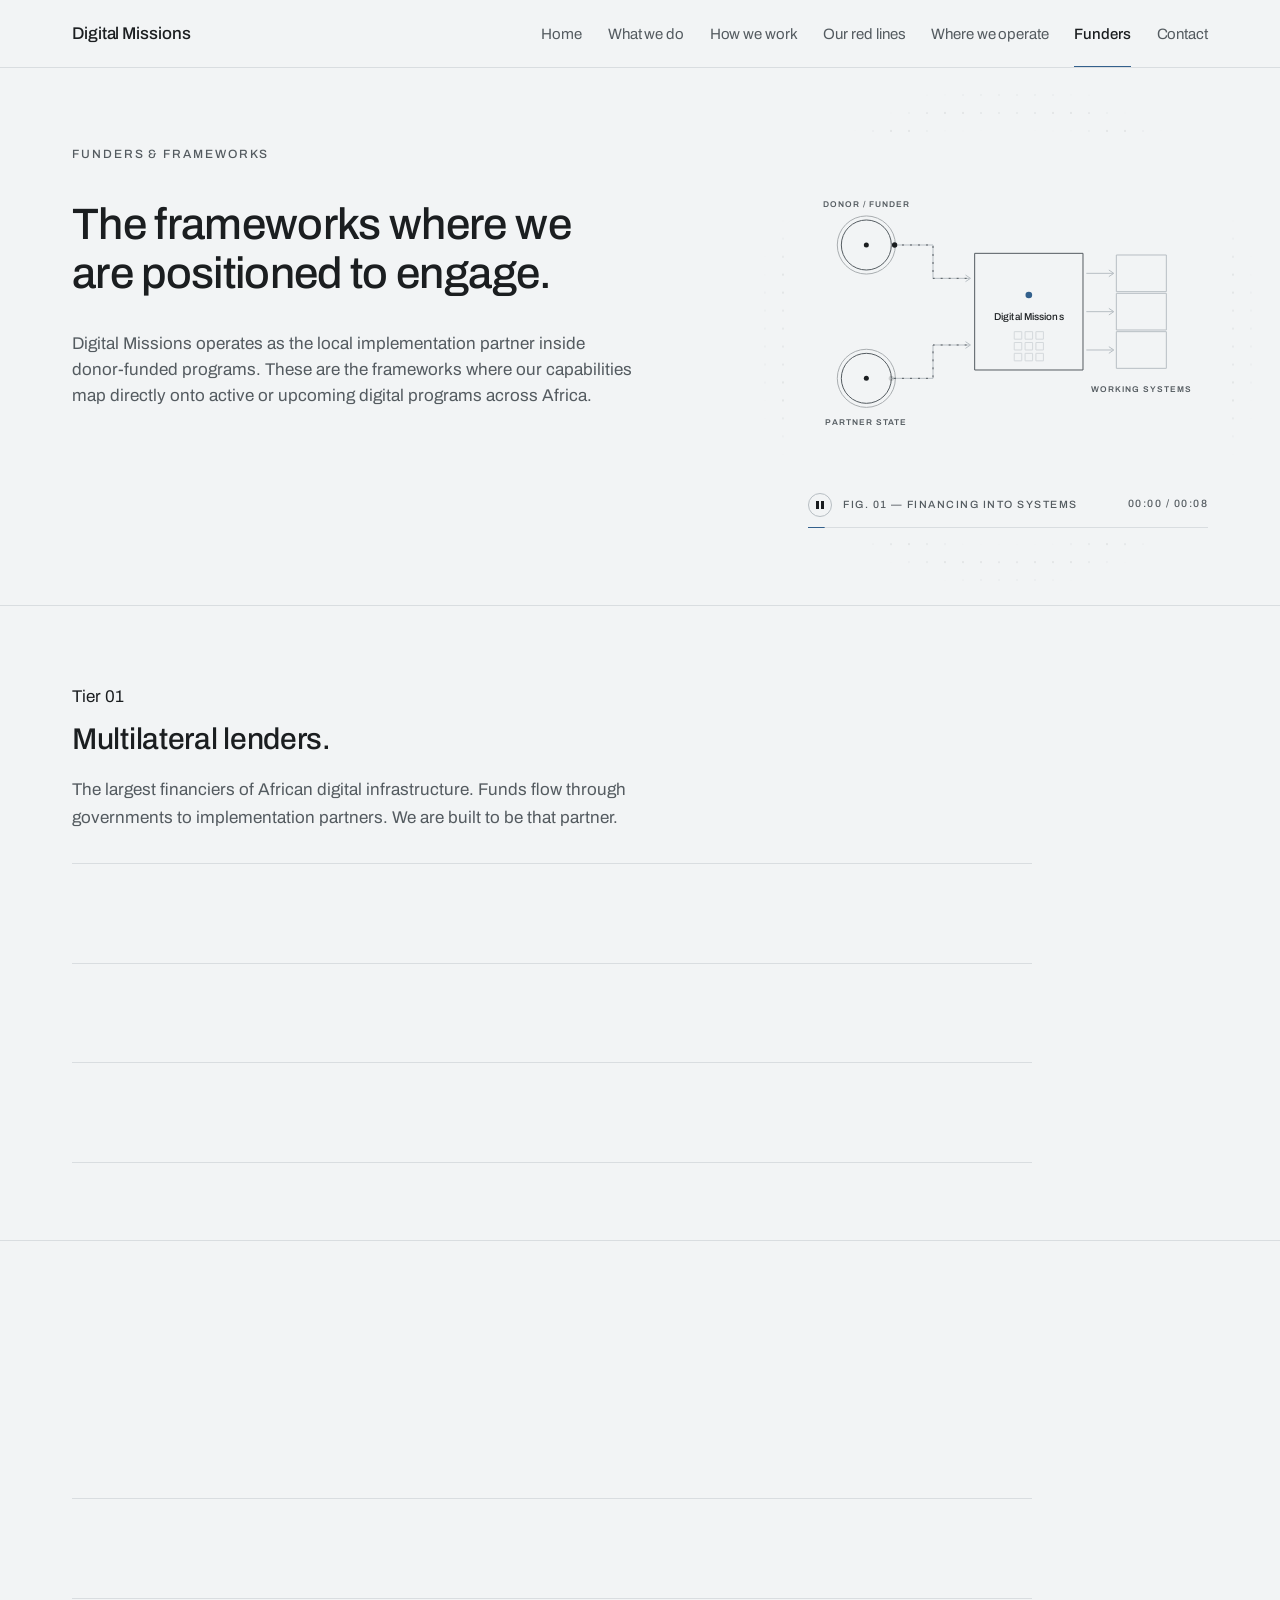
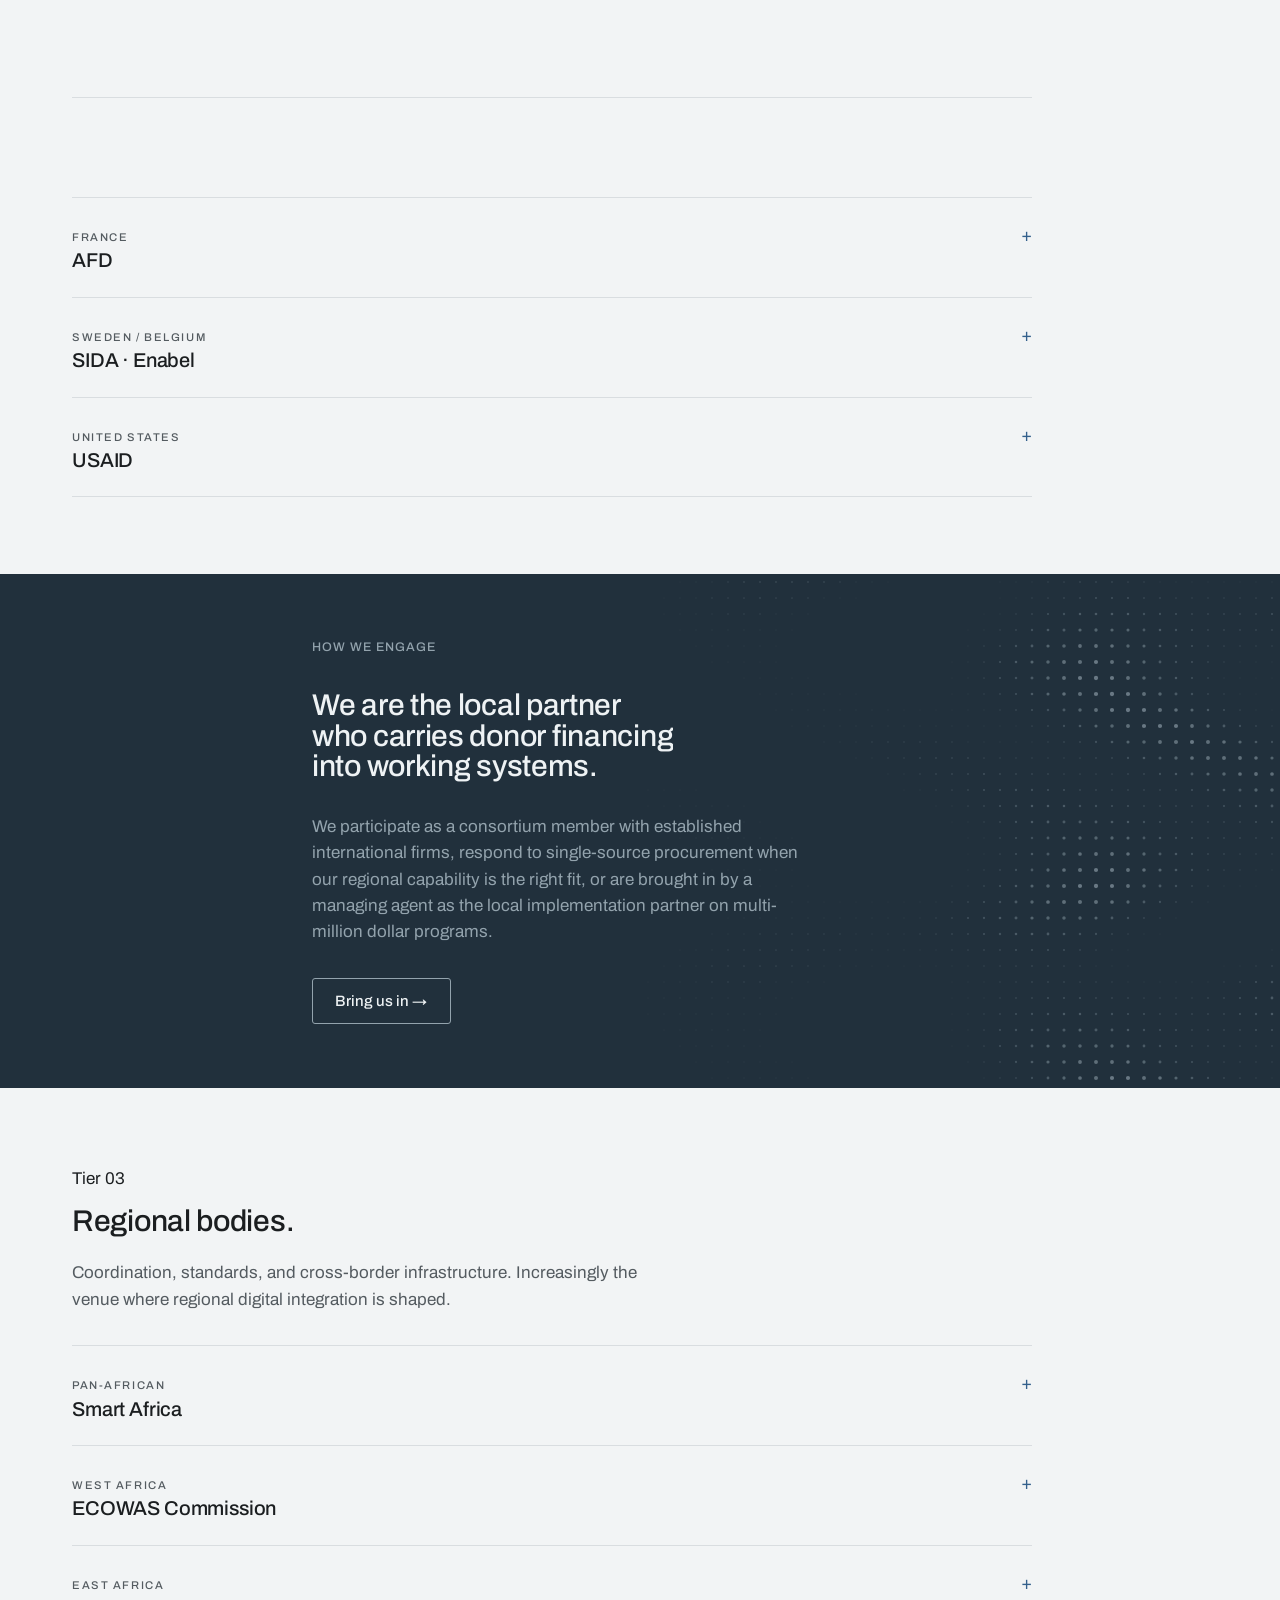
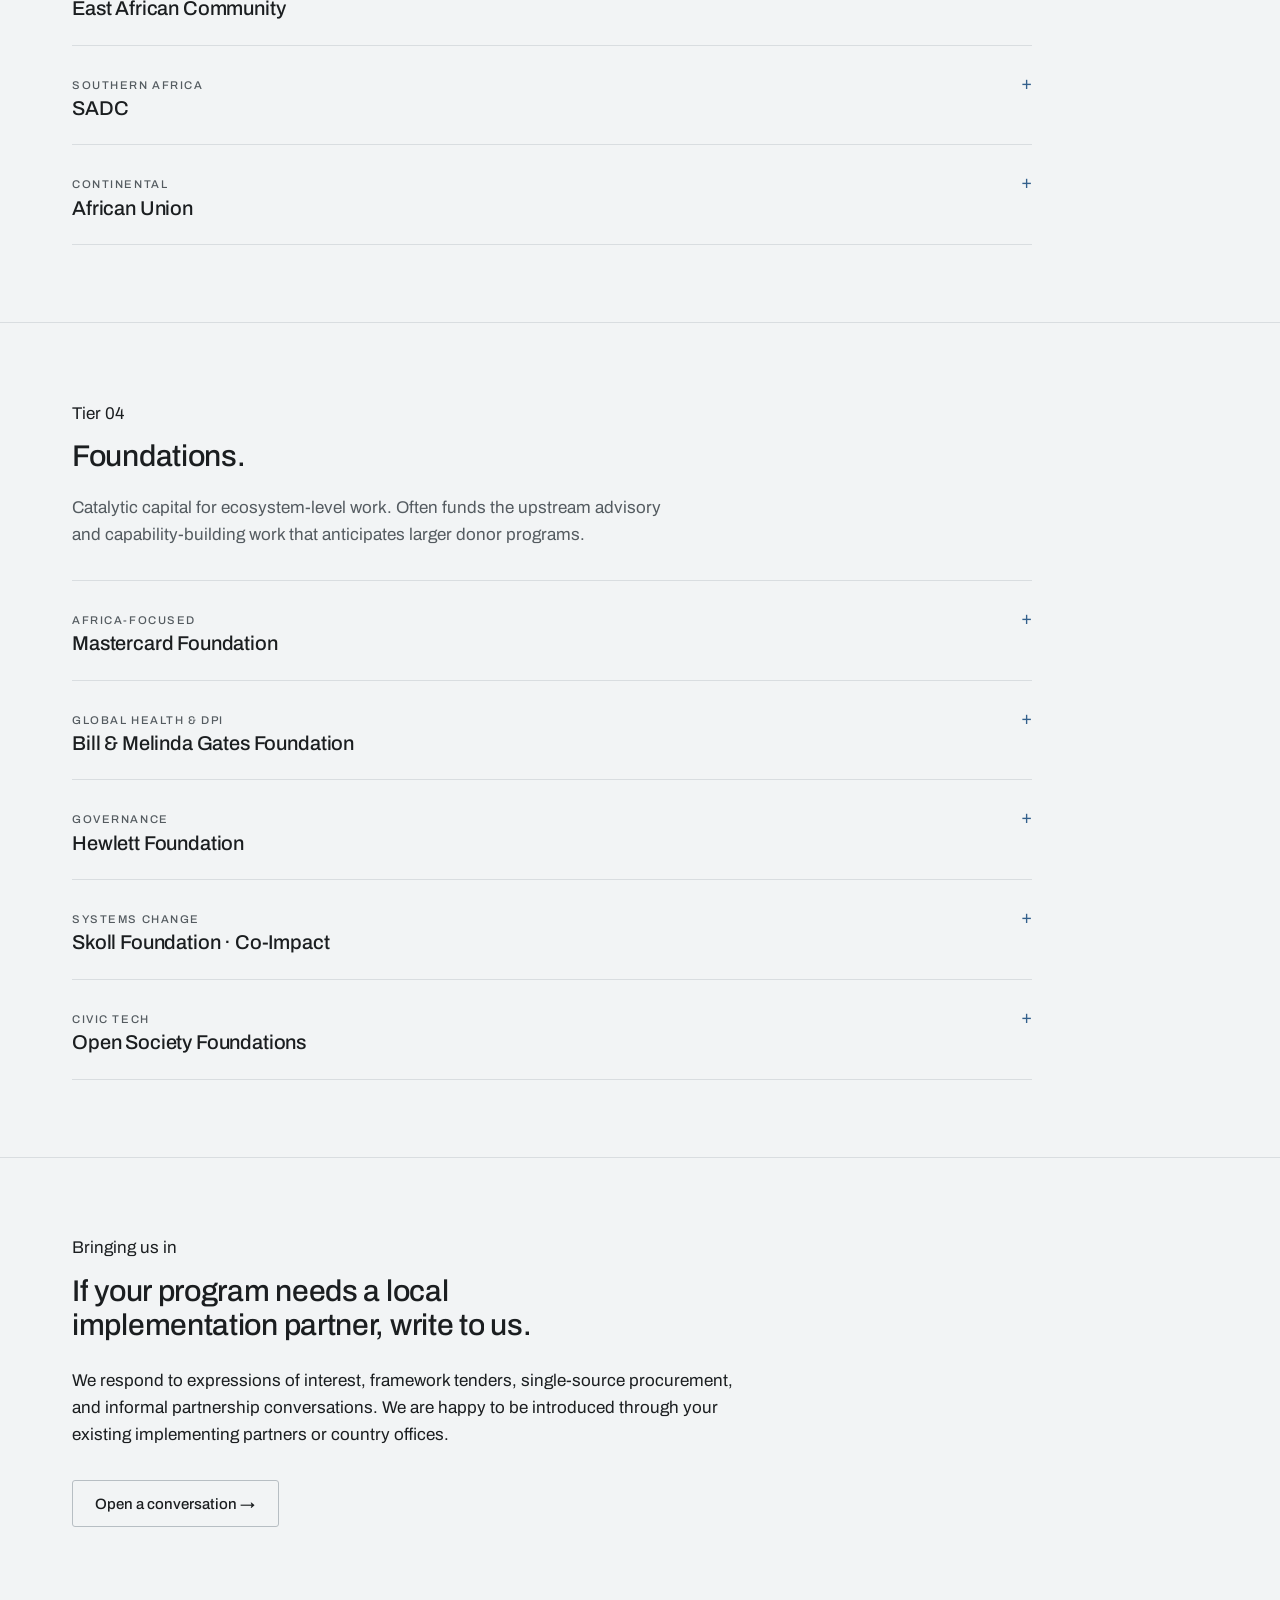
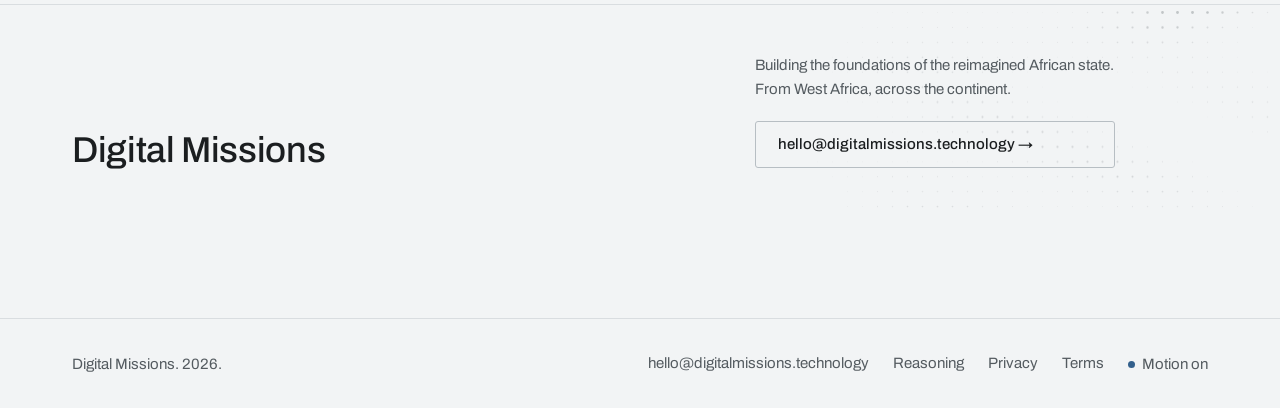
<file: funders.html>
<!doctype html>
<html lang="en">
<head>
  <meta charset="utf-8">
  <meta name="viewport" content="width=device-width, initial-scale=1">
  <meta name="theme-color" content="#F2F4F5">
  <title>Funders &amp; frameworks &mdash; Digital Missions</title>
  <meta name="description" content="The donor programs and procurement frameworks Digital Missions operates within. Multilateral lenders, bilateral donors, regional bodies, and foundations.">
  <link rel="canonical" href="https://digitalmissions.technology/funders.html">
  <link rel="icon" type="image/svg+xml" href="assets/favicon.svg">
  <link rel="preconnect" href="https://fonts.googleapis.com">
  <link rel="preconnect" href="https://fonts.gstatic.com" crossorigin>
  <link rel="stylesheet" href="assets/styles.css?v=20260926.9">
  <script>(function(d){try{if(!matchMedia('(prefers-reduced-motion: reduce)').matches){d.classList.add('motion');var p=null,s=null,w=/\bdm-intro\b/;try{p=localStorage.getItem('dm-motion')}catch(e){}try{s=sessionStorage.getItem('dm-intro')}catch(e){}if(!s&&w.test(window.name)){s='1'}if(p==='paused'){d.classList.add('motion-paused')}else if(!s&&!location.hash){d.classList.add('intro')}if(!d.classList.contains('intro')){try{sessionStorage.setItem('dm-intro','1')}catch(e){}if(!w.test(window.name)){window.name=(window.name+' dm-intro').replace(/^ /,'')}}setTimeout(function(){if(!window.DMMotion){d.classList.remove('motion','intro')}},2500)}}catch(e){}})(document.documentElement);</script>
  <script src="assets/motion.js?v=20260926.9" defer></script>
</head>
<body>

<a class="skip-link" href="#main">Skip to content</a>

<header class="site-header">
  <div class="container header-inner">
    <a class="brand" href="index.html" aria-label="Digital Missions">Digital Missions</a>
    <nav class="primary-nav" aria-label="Primary">
      <ul>
        <li><a href="index.html">Home</a></li>
        <li><a href="what-we-do.html">What we do</a></li>
        <li><a href="how-we-work.html">How we work</a></li>
        <li><a href="our-red-lines.html">Our red lines</a></li>
        <li><a href="where-we-operate.html">Where we operate</a></li>
        <li><a href="funders.html" aria-current="page">Funders</a></li>
        <li><a href="contact.html">Contact</a></li>
      </ul>
    </nav>
    <details class="mobile-nav" aria-label="Primary navigation">
      <summary><span>Toggle navigation</span></summary>
      <div class="mobile-nav-panel">
        <ul>
          <li><a href="index.html">Home</a></li>
          <li><a href="what-we-do.html">What we do</a></li>
          <li><a href="how-we-work.html">How we work</a></li>
          <li><a href="our-red-lines.html">Our red lines</a></li>
          <li><a href="where-we-operate.html">Where we operate</a></li>
          <li><a href="funders.html" aria-current="page">Funders</a></li>
          <li><a href="contact.html">Contact</a></li>
        </ul>
      </div>
    </details>
  </div>
</header>

<main id="main">

  <section class="hero-soft">
    <div class="container">
      <span class="hero-tag">Funders &amp; frameworks</span>
      <h1>The frameworks where we are positioned to engage.</h1>
      <p class="hero-summary">Digital Missions operates as the local implementation partner inside donor-funded programs. These are the frameworks where our capabilities map directly onto active or upcoming digital programs across Africa.</p>

      <svg data-scene="amp-funders" class="plate hero-plate" data-loop="8" data-still="6" fill="none" stroke="currentColor" viewBox="0 0 480 400" xmlns="http://www.w3.org/2000/svg" role="img" aria-label="Schematic of donor financing flowing through Digital Missions, with the partner state, into working systems.">
        <title>Financing into systems</title>
        <!-- Donor node -->
        <circle class="plate-node" cx="70" cy="120" r="30"/>
        <circle class="plate-dot" fill="currentColor" stroke="none" cx="70" cy="120" r="3"/>
        <text class="plate-text" fill="currentColor" stroke="none" x="70" y="74">Donor / funder</text>
        <!-- Partner state node -->
        <circle class="plate-node" cx="70" cy="280" r="30"/>
        <circle class="plate-dot" fill="currentColor" stroke="none" cx="70" cy="280" r="3"/>
        <text class="plate-text" fill="currentColor" stroke="none" x="70" y="336">Partner state</text>
        <!-- Flows into the machine -->
        <path class="plate-line" vector-effect="non-scaling-stroke" d="M100,120 L150,120 L150,160 L194,160 M189,156 L195,160 L189,164"/>
        <path class="plate-line" vector-effect="non-scaling-stroke" d="M100,280 L150,280 L150,240 L194,240 M189,236 L195,240 L189,244"/>
        <!-- Digital Missions -->
        <path class="plate-line plate-line--strong" vector-effect="non-scaling-stroke" d="M200,130 L330,130 L330,270 L200,270 Z"/>
        <circle class="plate-dot--accent" fill="currentColor" stroke="none" cx="265" cy="180" r="4"/>
        <text class="plate-text plate-text--center" fill="currentColor" stroke="none" x="265" y="210">Digital Missions</text>
        <!-- Outputs -->
        <path class="plate-line" vector-effect="non-scaling-stroke" d="M334,154 L366,154 M361,150 L367,154 L361,158"/>
        <path class="plate-line" vector-effect="non-scaling-stroke" d="M334,200 L366,200 M361,196 L367,200 L361,204"/>
        <path class="plate-line" vector-effect="non-scaling-stroke" d="M334,246 L366,246 M361,242 L367,246 L361,250"/>
        <path class="plate-line" vector-effect="non-scaling-stroke" d="M370,132 L430,132 L430,176 L370,176 Z"/>
        <path class="plate-line" vector-effect="non-scaling-stroke" d="M370,178 L430,178 L430,222 L370,222 Z"/>
        <path class="plate-line" vector-effect="non-scaling-stroke" d="M370,224 L430,224 L430,268 L370,268 Z"/>
        <text class="plate-text" fill="currentColor" stroke="none" x="400" y="296">Working systems</text>
        <g class="fx" aria-hidden="true">
          <path class="fx-flow fx-flow--soft" d="M430,154 L430,154 L430,154 L430,154" opacity="0">
            <animate attributeName="d" values="M430,154 L430,154 L430,154 L430,154;M430,154 L430,154 L430,154 L430,154;M430,154 L444,154 L444,154 L444,154;M430,154 L444,154 L444,100 L444,100;M430,154 L444,154 L444,100 L98,100;M430,154 L444,154 L444,100 L98,100;M430,154 L430,154 L430,154 L430,154;M430,154 L430,154 L430,154 L430,154" keyTimes="0.0;0.545;0.5484;0.5613;0.6445;0.9875;0.99;1.0" dur="8s" repeatCount="indefinite"/>
            <animate attributeName="opacity" values="0;0;1;1;0;0" keyTimes="0.0;0.5425;0.545;0.9313;0.9812;1.0" dur="8s" repeatCount="indefinite"/>
            <animate attributeName="stroke-dashoffset" values="16;0" dur="1s" repeatCount="indefinite"/>
          </path>
          <path class="fx-flow fx-flow--soft" d="M430,200 L430,200 L430,200" opacity="0">
            <animate attributeName="d" values="M430,200 L430,200 L430,200;M430,200 L430,200 L430,200;M430,200 L444,200 L444,200;M430,200 L444,200 L444,154;M430,200 L444,200 L444,154;M430,200 L430,200 L430,200;M430,200 L430,200 L430,200" keyTimes="0.0;0.575;0.5812;0.5987;0.9875;0.99;1.0" dur="8s" repeatCount="indefinite"/>
            <animate attributeName="opacity" values="0;0;1;1;0;0" keyTimes="0.0;0.5725;0.575;0.9313;0.9812;1.0" dur="8s" repeatCount="indefinite"/>
            <animate attributeName="stroke-dashoffset" values="16;0" dur="1s" repeatCount="indefinite"/>
          </path>
          <path class="fx-flow fx-flow--soft" d="M430,246 L430,246 L430,246" opacity="0">
            <animate attributeName="d" values="M430,246 L430,246 L430,246;M430,246 L430,246 L430,246;M430,246 L444,246 L444,246;M430,246 L444,246 L444,200;M430,246 L444,246 L444,200;M430,246 L430,246 L430,246;M430,246 L430,246 L430,246" keyTimes="0.0;0.605;0.6112;0.6287;0.9875;0.99;1.0" dur="8s" repeatCount="indefinite"/>
            <animate attributeName="opacity" values="0;0;1;1;0;0" keyTimes="0.0;0.6025;0.605;0.9313;0.9812;1.0" dur="8s" repeatCount="indefinite"/>
            <animate attributeName="stroke-dashoffset" values="16;0" dur="1s" repeatCount="indefinite"/>
          </path>
          <text class="plate-text" fill="currentColor" stroke="none" x="271" y="91" opacity="0">Results reporting<animate attributeName="opacity" values="0;0;1;1;0;0" keyTimes="0.0;0.6125;0.6625;0.9313;0.9812;1.0" dur="8s" repeatCount="indefinite"/></text>
          <path class="plate-line" vector-effect="non-scaling-stroke" d="M103,96 L97,100 L103,104" opacity="0" data-fixed="arrow">
            <animate attributeName="opacity" values="0;0;1;1;0;0" keyTimes="0.0;0.6445;0.6575;0.9313;0.9812;1.0" dur="8s" repeatCount="indefinite"/>
          </path>
          <path class="fx-flow" d="M100,120 L150,120 L150,160 L194,160" opacity="0.4">
            <animate attributeName="stroke-dashoffset" values="32;0" dur="1s" repeatCount="indefinite"/>
            <animate attributeName="opacity" values="0.4;1;1;0.4;0.4" keyTimes="0.0;0.025;0.225;0.325;1.0" dur="8s" repeatCount="indefinite"/>
          </path>
          <path class="fx-flow" d="M100,280 L150,280 L150,240 L194,240" opacity="0.4">
            <animate attributeName="stroke-dashoffset" values="32;0" dur="1s" repeatCount="indefinite"/>
            <animate attributeName="opacity" values="0.4;1;1;0.4;0.4" keyTimes="0.0;0.025;0.225;0.325;1.0" dur="8s" repeatCount="indefinite"/>
          </path>
          <path class="fx-flow" d="M334,154 L366,154" opacity="0">
            <animate attributeName="stroke-dashoffset" values="32;0" dur="1s" repeatCount="indefinite"/>
            <animate attributeName="opacity" values="0;0;1;1;0.4;0.4;0;0" keyTimes="0.0;0.2875;0.3063;0.45;0.525;0.9;0.95;1.0" dur="8s" repeatCount="indefinite"/>
          </path>
          <path class="fx-flow" d="M334,200 L366,200" opacity="0">
            <animate attributeName="stroke-dashoffset" values="32;0" dur="1s" repeatCount="indefinite"/>
            <animate attributeName="opacity" values="0;0;1;1;0.4;0.4;0;0" keyTimes="0.0;0.2875;0.3063;0.45;0.525;0.9;0.95;1.0" dur="8s" repeatCount="indefinite"/>
          </path>
          <path class="fx-flow" d="M334,246 L366,246" opacity="0">
            <animate attributeName="stroke-dashoffset" values="32;0" dur="1s" repeatCount="indefinite"/>
            <animate attributeName="opacity" values="0;0;1;1;0.4;0.4;0;0" keyTimes="0.0;0.2875;0.3063;0.45;0.525;0.9;0.95;1.0" dur="8s" repeatCount="indefinite"/>
          </path>
          <circle class="fx-ring" cx="70" cy="120" r="30" opacity="0">
            <animate attributeName="r" values="30;44;44" keyTimes="0;0.12;1" dur="8s" repeatCount="indefinite"/>
            <animate attributeName="opacity" values="0.7;0;0" keyTimes="0;0.12;1" dur="8s" repeatCount="indefinite"/>
          </circle>
          <circle class="fx-ring" cx="70" cy="280" r="30" opacity="0">
            <animate attributeName="r" values="30;44;44" keyTimes="0;0.12;1" dur="8s" repeatCount="indefinite"/>
            <animate attributeName="opacity" values="0.7;0;0" keyTimes="0;0.12;1" dur="8s" repeatCount="indefinite"/>
          </circle>
          <circle class="fx-packet" r="3.2" opacity="0">
            <animateMotion dur="8s" repeatCount="indefinite" path="M100,120 L150,120 L150,160 L196,160" calcMode="spline" keyPoints="0;0;1;1" keyTimes="0;0.020;0.190;1" keySplines="0 0 1 1;.45 0 .55 1;0 0 1 1"/>
            <animate attributeName="opacity" values="0;0;1;1;0;0" keyTimes="0;0.020;0.030;0.180;0.190;1" dur="8s" repeatCount="indefinite"/>
          </circle>
          <circle class="fx-packet" r="3.2" opacity="0">
            <animateMotion dur="8s" repeatCount="indefinite" path="M100,280 L150,280 L150,240 L196,240" calcMode="spline" keyPoints="0;0;1;1" keyTimes="0;0.040;0.210;1" keySplines="0 0 1 1;.45 0 .55 1;0 0 1 1"/>
            <animate attributeName="opacity" values="0;0;1;1;0;0" keyTimes="0;0.040;0.050;0.200;0.210;1" dur="8s" repeatCount="indefinite"/>
          </circle>
          <path class="fx-hi" d="M200,130 L330,130 L330,270 L200,270 Z" opacity="0">
            <animate attributeName="opacity" values="0;0;1;0;0" keyTimes="0;0.21;0.23;0.4;1" dur="8s" repeatCount="indefinite"/>
          </path>
          <circle class="fx-ring fx-ring--accent" cx="265" cy="180" r="4" opacity="0">
            <animate attributeName="r" values="4;4;20;20" keyTimes="0;0.22;0.4;1" dur="8s" repeatCount="indefinite"/>
            <animate attributeName="opacity" values="0;0;0.9;0;0" keyTimes="0;0.219;0.22;0.4;1" dur="8s" repeatCount="indefinite"/>
          </circle>
          <circle class="fx-packet" r="2.6" opacity="0">
            <animateMotion dur="8s" repeatCount="indefinite" path="M334,154 L368,154" calcMode="spline" keyPoints="0;0;1;1" keyTimes="0;0.300;0.380;1" keySplines="0 0 1 1;.45 0 .55 1;0 0 1 1"/>
            <animate attributeName="opacity" values="0;0;1;1;0;0" keyTimes="0;0.300;0.310;0.370;0.380;1" dur="8s" repeatCount="indefinite"/>
          </circle>
          <circle class="fx-packet" r="2.6" opacity="0">
            <animateMotion dur="8s" repeatCount="indefinite" path="M334,200 L368,200" calcMode="spline" keyPoints="0;0;1;1" keyTimes="0;0.330;0.410;1" keySplines="0 0 1 1;.45 0 .55 1;0 0 1 1"/>
            <animate attributeName="opacity" values="0;0;1;1;0;0" keyTimes="0;0.330;0.340;0.400;0.410;1" dur="8s" repeatCount="indefinite"/>
          </circle>
          <circle class="fx-packet" r="2.6" opacity="0">
            <animateMotion dur="8s" repeatCount="indefinite" path="M334,246 L368,246" calcMode="spline" keyPoints="0;0;1;1" keyTimes="0;0.360;0.440;1" keySplines="0 0 1 1;.45 0 .55 1;0 0 1 1"/>
            <animate attributeName="opacity" values="0;0;1;1;0;0" keyTimes="0;0.360;0.370;0.430;0.440;1" dur="8s" repeatCount="indefinite"/>
          </circle>
          <path class="fx-hi" d="M370,132 L430,132 L430,176 L370,176 Z" opacity="0">
            <animate attributeName="opacity" values="0;0;1;0.35;0.35;0;0" keyTimes="0;0.380;0.400;0.500;0.9;0.95;1" dur="8s" repeatCount="indefinite"/>
          </path>
          <line class="fx-bar" x1="378" y1="164" x2="378" y2="164" opacity="0">
            <animate attributeName="x2" values="378;378;422;422;378" keyTimes="0;0.380;0.540;0.95;1" dur="8s" repeatCount="indefinite" calcMode="spline" keySplines="0 0 1 1;.16 1 .3 1;0 0 1 1;0 0 1 1"/>
            <animate attributeName="opacity" values="0;0;1;1;0;0" keyTimes="0;0.380;0.390;0.9;0.95;1" dur="8s" repeatCount="indefinite"/>
          </line>
          <circle class="fx-packet" cx="379" cy="143" r="2" opacity="0">
            <animate attributeName="opacity" values="0;0;1;1;0;0" keyTimes="0;0.540;0.550;0.9;0.95;1" dur="8s" repeatCount="indefinite"/>
          </circle>
          <path class="fx-hi" d="M370,178 L430,178 L430,222 L370,222 Z" opacity="0">
            <animate attributeName="opacity" values="0;0;1;0.35;0.35;0;0" keyTimes="0;0.410;0.430;0.530;0.9;0.95;1" dur="8s" repeatCount="indefinite"/>
          </path>
          <line class="fx-bar" x1="378" y1="210" x2="378" y2="210" opacity="0">
            <animate attributeName="x2" values="378;378;422;422;378" keyTimes="0;0.410;0.570;0.95;1" dur="8s" repeatCount="indefinite" calcMode="spline" keySplines="0 0 1 1;.16 1 .3 1;0 0 1 1;0 0 1 1"/>
            <animate attributeName="opacity" values="0;0;1;1;0;0" keyTimes="0;0.410;0.420;0.9;0.95;1" dur="8s" repeatCount="indefinite"/>
          </line>
          <circle class="fx-packet" cx="379" cy="189" r="2" opacity="0">
            <animate attributeName="opacity" values="0;0;1;1;0;0" keyTimes="0;0.570;0.580;0.9;0.95;1" dur="8s" repeatCount="indefinite"/>
          </circle>
          <path class="fx-hi" d="M370,224 L430,224 L430,268 L370,268 Z" opacity="0">
            <animate attributeName="opacity" values="0;0;1;0.35;0.35;0;0" keyTimes="0;0.440;0.460;0.560;0.9;0.95;1" dur="8s" repeatCount="indefinite"/>
          </path>
          <line class="fx-bar" x1="378" y1="256" x2="378" y2="256" opacity="0">
            <animate attributeName="x2" values="378;378;422;422;378" keyTimes="0;0.440;0.600;0.95;1" dur="8s" repeatCount="indefinite" calcMode="spline" keySplines="0 0 1 1;.16 1 .3 1;0 0 1 1;0 0 1 1"/>
            <animate attributeName="opacity" values="0;0;1;1;0;0" keyTimes="0;0.440;0.450;0.9;0.95;1" dur="8s" repeatCount="indefinite"/>
          </line>
          <circle class="fx-packet" cx="379" cy="235" r="2" opacity="0">
            <animate attributeName="opacity" values="0;0;1;1;0;0" keyTimes="0;0.600;0.610;0.9;0.95;1" dur="8s" repeatCount="indefinite"/>
          </circle>
          <circle class="fx-packet" r="2.6" opacity="0">
            <animateMotion dur="8s" repeatCount="indefinite" path="M100,120 L150,120 L150,160 L196,160" calcMode="spline" keyPoints="0;0;1;1" keyTimes="0.0;0.055;0.225;1.0" keySplines="0 0 1 1;.45 0 .55 1;0 0 1 1"/>
            <animate attributeName="opacity" values="0;0;1;1;0;0" keyTimes="0.0;0.055;0.065;0.215;0.225;1.0" dur="8s" repeatCount="indefinite"/>
          </circle>
          <circle class="fx-packet" r="2.4" opacity="0">
            <animateMotion dur="8s" repeatCount="indefinite" path="M100,280 L150,280 L150,240 L196,240" calcMode="spline" keyPoints="0;0;1;1" keyTimes="0.0;0.0775;0.245;1.0" keySplines="0 0 1 1;.45 0 .55 1;0 0 1 1"/>
            <animate attributeName="opacity" values="0;0;1;1;0;0" keyTimes="0.0;0.0775;0.0875;0.235;0.245;1.0" dur="8s" repeatCount="indefinite"/>
          </circle>
          <circle class="fx-packet" r="3.4" opacity="0">
            <animateMotion dur="8s" repeatCount="indefinite" path="M100,120 L150,120 L150,160 L196,160" calcMode="spline" keyPoints="0;0;1;1" keyTimes="0.0;0.0925;0.2625;1.0" keySplines="0 0 1 1;.45 0 .55 1;0 0 1 1"/>
            <animate attributeName="opacity" values="0;0;1;1;0;0" keyTimes="0.0;0.0925;0.1025;0.2525;0.2625;1.0" dur="8s" repeatCount="indefinite"/>
          </circle>
          <g opacity="0.5">
            <animate attributeName="opacity" values="0.5;0.5;1;1;0.5;0.5" keyTimes="0.0;0.1875;0.2125;0.925;0.975;1.0" dur="8s" repeatCount="indefinite"/>
            <rect class="fx-cell" x="247.5" y="224" width="9" height="9"/>
            <rect class="fx-cell" x="260.5" y="224" width="9" height="9"/>
            <rect class="fx-cell" x="273.5" y="224" width="9" height="9"/>
            <rect class="fx-cell" x="247.5" y="237" width="9" height="9"/>
            <rect class="fx-cell" x="260.5" y="237" width="9" height="9"/>
            <rect class="fx-cell" x="273.5" y="237" width="9" height="9"/>
            <rect class="fx-cell" x="247.5" y="250" width="9" height="9"/>
            <rect class="fx-cell" x="260.5" y="250" width="9" height="9"/>
            <rect class="fx-cell" x="273.5" y="250" width="9" height="9"/>
          </g>
          <rect class="fx-cell fx-cell--on" x="247.5" y="224" width="9" height="9" opacity="0">
            <animate attributeName="opacity" values="0;0;1;0.75;0.75;0;0" keyTimes="0.0;0.1975;0.205;0.26;0.9125;0.9625;1.0" dur="8s" repeatCount="indefinite"/>
          </rect>
          <rect class="fx-cell fx-cell--on" x="260.5" y="224" width="9" height="9" opacity="0">
            <animate attributeName="opacity" values="0;0;1;0.75;0.75;0;0" keyTimes="0.0;0.2162;0.2238;0.2787;0.9125;0.9625;1.0" dur="8s" repeatCount="indefinite"/>
          </rect>
          <rect class="fx-cell fx-cell--on" x="273.5" y="224" width="9" height="9" opacity="0">
            <animate attributeName="opacity" values="0;0;1;0.75;0.75;0;0" keyTimes="0.0;0.235;0.2425;0.2975;0.9125;0.9625;1.0" dur="8s" repeatCount="indefinite"/>
          </rect>
          <rect class="fx-cell fx-cell--on" x="247.5" y="237" width="9" height="9" opacity="0">
            <animate attributeName="opacity" values="0;0;1;0.75;0.75;0;0" keyTimes="0.0;0.2538;0.2613;0.3163;0.9125;0.9625;1.0" dur="8s" repeatCount="indefinite"/>
          </rect>
          <rect class="fx-cell fx-cell--on" x="260.5" y="237" width="9" height="9" opacity="0">
            <animate attributeName="opacity" values="0;0;1;0.75;0.75;0;0" keyTimes="0.0;0.2725;0.28;0.335;0.9125;0.9625;1.0" dur="8s" repeatCount="indefinite"/>
          </rect>
          <rect class="fx-cell fx-cell--on" x="273.5" y="237" width="9" height="9" opacity="0">
            <animate attributeName="opacity" values="0;0;1;0.75;0.75;0;0" keyTimes="0.0;0.2913;0.2988;0.3538;0.9125;0.9625;1.0" dur="8s" repeatCount="indefinite"/>
          </rect>
          <rect class="fx-cell fx-cell--on" x="247.5" y="250" width="9" height="9" opacity="0">
            <animate attributeName="opacity" values="0;0;1;0.75;0.75;0;0" keyTimes="0.0;0.31;0.3175;0.3725;0.9125;0.9625;1.0" dur="8s" repeatCount="indefinite"/>
          </rect>
          <rect class="fx-cell fx-cell--on" x="260.5" y="250" width="9" height="9" opacity="0">
            <animate attributeName="opacity" values="0;0;1;0.75;0.75;0;0" keyTimes="0.0;0.3287;0.3362;0.3912;0.9125;0.9625;1.0" dur="8s" repeatCount="indefinite"/>
          </rect>
          <rect class="fx-cell fx-cell--on" x="273.5" y="250" width="9" height="9" opacity="0">
            <animate attributeName="opacity" values="0;0;1;0.75;0.75;0;0" keyTimes="0.0;0.3475;0.355;0.41;0.9125;0.9625;1.0" dur="8s" repeatCount="indefinite"/>
          </rect>
          <rect class="fx-cell fx-cell--active" x="247.5" y="224" width="9" height="9" opacity="0">
            <animate attributeName="x" calcMode="discrete" values="247.5;247.5;260.5;273.5;273.5;260.5;247.5;247.5;260.5;273.5" keyTimes="0.0;0.4125;0.4688;0.525;0.5813;0.6375;0.6937;0.75;0.8062;0.8625" dur="8s" repeatCount="indefinite"/>
            <animate attributeName="y" calcMode="discrete" values="224;224;224;224;237;237;237;250;250;250" keyTimes="0.0;0.4125;0.4688;0.525;0.5813;0.6375;0.6937;0.75;0.8062;0.8625" dur="8s" repeatCount="indefinite"/>
            <animate attributeName="opacity" values="0;0;1;1;0;0" keyTimes="0.0;0.4125;0.425;0.8875;0.9125;1.0" dur="8s" repeatCount="indefinite"/>
          </rect>
          <g opacity="0">
            <animate attributeName="opacity" values="0;0;1;1;0;0" keyTimes="0.0;0.54;0.565;0.9;0.95;1.0" dur="8s" repeatCount="indefinite"/>
            <line class="fx-spark" x1="394" y1="151" x2="394" y2="156">
              <animate attributeName="y1" values="151;146;152;148;151" keyTimes="0;0.25;0.5;0.75;1" calcMode="spline" keySplines=".45 0 .55 1;.45 0 .55 1;.45 0 .55 1;.45 0 .55 1" dur="2s" repeatCount="indefinite"/>
            </line>
            <line class="fx-spark" x1="401" y1="148" x2="401" y2="156">
              <animate attributeName="y1" values="148;152;145;150;148" keyTimes="0;0.25;0.5;0.75;1" calcMode="spline" keySplines=".45 0 .55 1;.45 0 .55 1;.45 0 .55 1;.45 0 .55 1" dur="2s" begin="-0.37s" repeatCount="indefinite"/>
            </line>
            <line class="fx-spark" x1="408" y1="153" x2="408" y2="156">
              <animate attributeName="y1" values="153;149;151;146;153" keyTimes="0;0.25;0.5;0.75;1" calcMode="spline" keySplines=".45 0 .55 1;.45 0 .55 1;.45 0 .55 1;.45 0 .55 1" dur="2s" begin="-0.74s" repeatCount="indefinite"/>
            </line>
            <line class="fx-spark" x1="415" y1="147" x2="415" y2="156">
              <animate attributeName="y1" values="147;151;149;152;147" keyTimes="0;0.25;0.5;0.75;1" calcMode="spline" keySplines=".45 0 .55 1;.45 0 .55 1;.45 0 .55 1;.45 0 .55 1" dur="2s" begin="-1.11s" repeatCount="indefinite"/>
            </line>
            <line class="fx-spark" x1="422" y1="150" x2="422" y2="156">
              <animate attributeName="y1" values="150;145;148;151;150" keyTimes="0;0.25;0.5;0.75;1" calcMode="spline" keySplines=".45 0 .55 1;.45 0 .55 1;.45 0 .55 1;.45 0 .55 1" dur="2s" begin="-1.48s" repeatCount="indefinite"/>
            </line>
            <circle class="fx-ring" cx="379" cy="143" r="2" opacity="0">
              <animate attributeName="r" values="2;6;6" keyTimes="0;0.6;1" calcMode="spline" keySplines=".16 1 .3 1;0 0 1 1" dur="1s" repeatCount="indefinite"/>
              <animate attributeName="opacity" values="0.9;0;0" keyTimes="0;0.6;1" dur="1s" repeatCount="indefinite"/>
            </circle>
          </g>
          <g opacity="0">
            <animate attributeName="opacity" values="0;0;1;1;0;0" keyTimes="0.0;0.57;0.595;0.9;0.95;1.0" dur="8s" repeatCount="indefinite"/>
            <line class="fx-spark" x1="394" y1="195" x2="394" y2="202">
              <animate attributeName="y1" values="195;199;193;197;195" keyTimes="0;0.25;0.5;0.75;1" calcMode="spline" keySplines=".45 0 .55 1;.45 0 .55 1;.45 0 .55 1;.45 0 .55 1" dur="2s" begin="-0.50s" repeatCount="indefinite"/>
            </line>
            <line class="fx-spark" x1="401" y1="198" x2="401" y2="202">
              <animate attributeName="y1" values="198;193;196;191;198" keyTimes="0;0.25;0.5;0.75;1" calcMode="spline" keySplines=".45 0 .55 1;.45 0 .55 1;.45 0 .55 1;.45 0 .55 1" dur="2s" begin="-0.87s" repeatCount="indefinite"/>
            </line>
            <line class="fx-spark" x1="408" y1="192" x2="408" y2="202">
              <animate attributeName="y1" values="192;196;199;194;192" keyTimes="0;0.25;0.5;0.75;1" calcMode="spline" keySplines=".45 0 .55 1;.45 0 .55 1;.45 0 .55 1;.45 0 .55 1" dur="2s" begin="-1.24s" repeatCount="indefinite"/>
            </line>
            <line class="fx-spark" x1="415" y1="197" x2="415" y2="202">
              <animate attributeName="y1" values="197;194;191;198;197" keyTimes="0;0.25;0.5;0.75;1" calcMode="spline" keySplines=".45 0 .55 1;.45 0 .55 1;.45 0 .55 1;.45 0 .55 1" dur="2s" begin="-1.61s" repeatCount="indefinite"/>
            </line>
            <line class="fx-spark" x1="422" y1="194" x2="422" y2="202">
              <animate attributeName="y1" values="194;198;196;193;194" keyTimes="0;0.25;0.5;0.75;1" calcMode="spline" keySplines=".45 0 .55 1;.45 0 .55 1;.45 0 .55 1;.45 0 .55 1" dur="2s" begin="-1.98s" repeatCount="indefinite"/>
            </line>
            <circle class="fx-ring" cx="379" cy="189" r="2" opacity="0">
              <animate attributeName="r" values="2;6;6" keyTimes="0;0.6;1" calcMode="spline" keySplines=".16 1 .3 1;0 0 1 1" dur="1s" begin="-0.33s" repeatCount="indefinite"/>
              <animate attributeName="opacity" values="0.9;0;0" keyTimes="0;0.6;1" dur="1s" begin="-0.33s" repeatCount="indefinite"/>
            </circle>
          </g>
          <g opacity="0">
            <animate attributeName="opacity" values="0;0;1;1;0;0" keyTimes="0.0;0.6;0.625;0.9;0.95;1.0" dur="8s" repeatCount="indefinite"/>
            <line class="fx-spark" x1="394" y1="244" x2="394" y2="248">
              <animate attributeName="y1" values="244;240;237;242;244" keyTimes="0;0.25;0.5;0.75;1" calcMode="spline" keySplines=".45 0 .55 1;.45 0 .55 1;.45 0 .55 1;.45 0 .55 1" dur="2s" begin="-1.00s" repeatCount="indefinite"/>
            </line>
            <line class="fx-spark" x1="401" y1="239" x2="401" y2="248">
              <animate attributeName="y1" values="239;243;241;245;239" keyTimes="0;0.25;0.5;0.75;1" calcMode="spline" keySplines=".45 0 .55 1;.45 0 .55 1;.45 0 .55 1;.45 0 .55 1" dur="2s" begin="-1.37s" repeatCount="indefinite"/>
            </line>
            <line class="fx-spark" x1="408" y1="242" x2="408" y2="248">
              <animate attributeName="y1" values="242;238;244;239;242" keyTimes="0;0.25;0.5;0.75;1" calcMode="spline" keySplines=".45 0 .55 1;.45 0 .55 1;.45 0 .55 1;.45 0 .55 1" dur="2s" begin="-1.74s" repeatCount="indefinite"/>
            </line>
            <line class="fx-spark" x1="415" y1="237" x2="415" y2="248">
              <animate attributeName="y1" values="237;241;243;240;237" keyTimes="0;0.25;0.5;0.75;1" calcMode="spline" keySplines=".45 0 .55 1;.45 0 .55 1;.45 0 .55 1;.45 0 .55 1" dur="2s" begin="-2.11s" repeatCount="indefinite"/>
            </line>
            <line class="fx-spark" x1="422" y1="245" x2="422" y2="248">
              <animate attributeName="y1" values="245;242;239;243;245" keyTimes="0;0.25;0.5;0.75;1" calcMode="spline" keySplines=".45 0 .55 1;.45 0 .55 1;.45 0 .55 1;.45 0 .55 1" dur="2s" begin="-2.48s" repeatCount="indefinite"/>
            </line>
            <circle class="fx-ring" cx="379" cy="235" r="2" opacity="0">
              <animate attributeName="r" values="2;6;6" keyTimes="0;0.6;1" calcMode="spline" keySplines=".16 1 .3 1;0 0 1 1" dur="1s" begin="-0.66s" repeatCount="indefinite"/>
              <animate attributeName="opacity" values="0.9;0;0" keyTimes="0;0.6;1" dur="1s" begin="-0.66s" repeatCount="indefinite"/>
            </circle>
          </g>
          <path class="fx-doc" d="M-3,-3.5 L1.5,-3.5 L3,-2 L3,3.5 L-3,3.5 Z" opacity="0">
            <animateMotion dur="8s" repeatCount="indefinite" path="M430,154 L444,154 L444,100 L112,100" calcMode="spline" keyPoints="0;0;1;1" keyTimes="0.0;0.625;0.8625;1.0" keySplines="0 0 1 1;.45 0 .55 1;0 0 1 1"/>
            <animate attributeName="opacity" values="0;0;1;1;0;0" keyTimes="0.0;0.625;0.6375;0.85;0.8625;1.0" dur="8s" repeatCount="indefinite"/>
          </path>
          <path class="fx-doc" d="M-3,-3.5 L1.5,-3.5 L3,-2 L3,3.5 L-3,3.5 Z" opacity="0">
            <animateMotion dur="8s" repeatCount="indefinite" path="M430,200 L444,200 L444,100 L112,100" calcMode="spline" keyPoints="0;0;1;1" keyTimes="0.0;0.6625;0.9063;1.0" keySplines="0 0 1 1;.45 0 .55 1;0 0 1 1"/>
            <animate attributeName="opacity" values="0;0;1;1;0;0" keyTimes="0.0;0.6625;0.675;0.8938;0.9063;1.0" dur="8s" repeatCount="indefinite"/>
          </path>
          <path class="fx-doc" d="M-3,-3.5 L1.5,-3.5 L3,-2 L3,3.5 L-3,3.5 Z" opacity="0">
            <animateMotion dur="8s" repeatCount="indefinite" path="M430,246 L444,246 L444,100 L112,100" calcMode="spline" keyPoints="0;0;1;1" keyTimes="0.0;0.7;0.95;1.0" keySplines="0 0 1 1;.45 0 .55 1;0 0 1 1"/>
            <animate attributeName="opacity" values="0;0;1;1;0;0" keyTimes="0.0;0.7;0.7125;0.9375;0.95;1.0" dur="8s" repeatCount="indefinite"/>
          </path>
          <circle class="fx-ring" cx="70" cy="120" r="30" opacity="0">
            <animate attributeName="r" values="30;30;36;36" keyTimes="0.0;0.8563;0.9063;1.0" dur="8s" repeatCount="indefinite"/>
            <animate attributeName="opacity" values="0;0;0.5;0;0" keyTimes="0.0;0.855;0.8563;0.9063;1.0" dur="8s" repeatCount="indefinite"/>
          </circle>
          <circle class="fx-ring" cx="70" cy="120" r="30" opacity="0">
            <animate attributeName="r" values="30;30;36;36" keyTimes="0.0;0.9;0.95;1.0" dur="8s" repeatCount="indefinite"/>
            <animate attributeName="opacity" values="0;0;0.5;0;0" keyTimes="0.0;0.8988;0.9;0.95;1.0" dur="8s" repeatCount="indefinite"/>
          </circle>
          <circle class="fx-ring" cx="70" cy="120" r="30" opacity="0">
            <animate attributeName="r" values="30;30;36;36" keyTimes="0.0;0.9437;0.9937;1.0" dur="8s" repeatCount="indefinite"/>
            <animate attributeName="opacity" values="0;0;0.5;0;0" keyTimes="0.0;0.9425;0.9437;0.9937;1.0" dur="8s" repeatCount="indefinite"/>
          </circle>
        </g>
      </svg>
    </div>
  </section>

  <!-- Multilateral lenders -->
  <section class="section">
    <div class="container">
      <div class="column column--wide">
        <header style="margin-bottom: 2rem;">
          <span class="hero-tag" style="display: block; margin-bottom: 0.75rem;">Tier 01</span>
          <h2 style="max-width: 22ch;">Multilateral lenders.</h2>
          <p style="max-width: 60ch; color: var(--color-text-muted); margin-top: 1.25rem;">The largest financiers of African digital infrastructure. Funds flow through governments to implementation partners. We are built to be that partner.</p>
        </header>

        <div class="funder-grid">
          <details class="funder-row">
            <summary>
            <div>
              <span class="funder-row__tag">World Bank &middot; IDA / IBRD</span>
              <h3 class="funder-row__name">World Bank Group</h3>
            </div>
              <span class="funder-row__toggle" aria-hidden="true"></span>
            </summary>
            <p class="funder-row__programs">GovTech Global Partnership. Digital Development Partnership. Regional integration programs (WARDIP-class). Country digital acceleration projects (GDAP-class). Western and Central Africa Digital Development practice. We engage as the local implementation partner on country and regional operations.</p>
          </details>

          <details class="funder-row">
            <summary>
            <div>
              <span class="funder-row__tag">AfDB</span>
              <h3 class="funder-row__name">African Development Bank</h3>
            </div>
              <span class="funder-row__toggle" aria-hidden="true"></span>
            </summary>
            <p class="funder-row__programs">MADE Alliance (Mobilizing Access to the Digital Economy) with the World Bank and Mastercard Foundation. Digital infrastructure financing across the continent. Increasingly active in digital governance and identity beyond agriculture and finance.</p>
          </details>

          <details class="funder-row">
            <summary>
            <div>
              <span class="funder-row__tag">IFC</span>
              <h3 class="funder-row__name">International Finance Corporation</h3>
            </div>
              <span class="funder-row__toggle" aria-hidden="true"></span>
            </summary>
            <p class="funder-row__programs">Patient capital for digital infrastructure businesses in emerging markets. Venture facility for early-stage African digital ventures. Co-investor with national venture trust funds.</p>
          </details>
        </div>
      </div>
    </div>
  </section>

  <!-- Bilateral donors -->
  <section class="section" style="border-top: 1px solid var(--color-border);">
    <div class="container">
      <div class="column column--wide">
        <header style="margin-bottom: 2rem;">
          <span class="hero-tag" style="display: block; margin-bottom: 0.75rem;">Tier 02</span>
          <h2 style="max-width: 22ch;">Bilateral donors.</h2>
          <p style="max-width: 60ch; color: var(--color-text-muted); margin-top: 1.25rem;">National development agencies that fund implementation directly. The frameworks where most country-level digital programs are commissioned.</p>
        </header>

        <div class="funder-grid">
          <details class="funder-row">
            <summary>
            <div>
              <span class="funder-row__tag">United Kingdom</span>
              <h3 class="funder-row__name">FCDO</h3>
            </div>
              <span class="funder-row__toggle" aria-hidden="true"></span>
            </summary>
            <p class="funder-row__programs">Foreign, Commonwealth &amp; Development Office. Digital Development programs and Africa-focused tech support. Funds country-level digital governance work through implementing partners and managing agents.</p>
          </details>

          <details class="funder-row">
            <summary>
            <div>
              <span class="funder-row__tag">European Union</span>
              <h3 class="funder-row__name">EU &middot; Global Gateway Africa</h3>
            </div>
              <span class="funder-row__toggle" aria-hidden="true"></span>
            </summary>
            <p class="funder-row__programs">Digital sovereignty component for Africa with billions committed. Regional and country-level digital infrastructure investments. We engage on framework contracts and consortium-led tenders.</p>
          </details>

          <details class="funder-row">
            <summary>
            <div>
              <span class="funder-row__tag">Germany</span>
              <h3 class="funder-row__name">GIZ</h3>
            </div>
              <span class="funder-row__toggle" aria-hidden="true"></span>
            </summary>
            <p class="funder-row__programs">Long-running govtech and digital governance programs across West, East, and Southern Africa. Strong track record in capacity building and institutional reform.</p>
          </details>

          <details class="funder-row">
            <summary>
            <div>
              <span class="funder-row__tag">France</span>
              <h3 class="funder-row__name">AFD</h3>
            </div>
              <span class="funder-row__toggle" aria-hidden="true"></span>
            </summary>
            <p class="funder-row__programs">Agence Fran&ccedil;aise de D&eacute;veloppement. Lead bilateral funder for francophone Africa digital programs. Critical partner for Senegal, C&ocirc;te d&rsquo;Ivoire, and other francophone country engagements.</p>
          </details>

          <details class="funder-row">
            <summary>
            <div>
              <span class="funder-row__tag">Sweden / Belgium</span>
              <h3 class="funder-row__name">SIDA &middot; Enabel</h3>
            </div>
              <span class="funder-row__toggle" aria-hidden="true"></span>
            </summary>
            <p class="funder-row__programs">Smaller but active funders of digital governance and inclusion programs. Often partners on consortium bids alongside larger donors.</p>
          </details>

          <details class="funder-row">
            <summary>
            <div>
              <span class="funder-row__tag">United States</span>
              <h3 class="funder-row__name">USAID</h3>
            </div>
              <span class="funder-row__toggle" aria-hidden="true"></span>
            </summary>
            <p class="funder-row__programs">Digital Strategy and Digital Development programs. Engagement subject to current US foreign-assistance posture, but a long-standing partner across African digital transformation.</p>
          </details>
        </div>
      </div>
    </div>
  </section>

  <!-- Dark feature block -->
  <section class="dark-block">
    <div class="container">
      <span class="hero-tag eyebrow">How we engage</span>
      <h2>We are the local partner who carries donor financing into working systems.</h2>
      <p>We participate as a consortium member with established international firms, respond to single-source procurement when our regional capability is the right fit, or are brought in by a managing agent as the local implementation partner on multi-million dollar programs.</p>
      <div>
        <a class="btn btn--inverse" href="contact.html">Bring us in &rarr;</a>
      </div>
    </div>
  </section>

  <!-- Regional bodies -->
  <section class="section">
    <div class="container">
      <div class="column column--wide">
        <header style="margin-bottom: 2rem;">
          <span class="hero-tag" style="display: block; margin-bottom: 0.75rem;">Tier 03</span>
          <h2 style="max-width: 22ch;">Regional bodies.</h2>
          <p style="max-width: 60ch; color: var(--color-text-muted); margin-top: 1.25rem;">Coordination, standards, and cross-border infrastructure. Increasingly the venue where regional digital integration is shaped.</p>
        </header>

        <div class="funder-grid">
          <details class="funder-row">
            <summary>
            <div>
              <span class="funder-row__tag">Pan-African</span>
              <h3 class="funder-row__name">Smart Africa</h3>
            </div>
              <span class="funder-row__toggle" aria-hidden="true"></span>
            </summary>
            <p class="funder-row__programs">The continent&rsquo;s coordinating body for digital infrastructure and interoperability. Our work on regional integration aligns directly with Smart Africa&rsquo;s flagship programs.</p>
          </details>

          <details class="funder-row">
            <summary>
            <div>
              <span class="funder-row__tag">West Africa</span>
              <h3 class="funder-row__name">ECOWAS Commission</h3>
            </div>
              <span class="funder-row__toggle" aria-hidden="true"></span>
            </summary>
            <p class="funder-row__programs">Economic Community of West African States. Sets the regional digital integration agenda for our starting region.</p>
          </details>

          <details class="funder-row">
            <summary>
            <div>
              <span class="funder-row__tag">East Africa</span>
              <h3 class="funder-row__name">East African Community</h3>
            </div>
              <span class="funder-row__toggle" aria-hidden="true"></span>
            </summary>
            <p class="funder-row__programs">Coordinating digital public infrastructure across Kenya, Tanzania, Uganda, Rwanda, Burundi, and South Sudan. Our second-region anchor.</p>
          </details>

          <details class="funder-row">
            <summary>
            <div>
              <span class="funder-row__tag">Southern Africa</span>
              <h3 class="funder-row__name">SADC</h3>
            </div>
              <span class="funder-row__toggle" aria-hidden="true"></span>
            </summary>
            <p class="funder-row__programs">Southern African Development Community. Regional coordination for our third-phase expansion.</p>
          </details>

          <details class="funder-row">
            <summary>
            <div>
              <span class="funder-row__tag">Continental</span>
              <h3 class="funder-row__name">African Union</h3>
            </div>
              <span class="funder-row__toggle" aria-hidden="true"></span>
            </summary>
            <p class="funder-row__programs">AU Digital Transformation Strategy. Continental coordination, Smart Africa partnership, and the policy frame for cross-border programs.</p>
          </details>
        </div>
      </div>
    </div>
  </section>

  <!-- Foundations -->
  <section class="section" style="border-top: 1px solid var(--color-border);">
    <div class="container">
      <div class="column column--wide">
        <header style="margin-bottom: 2rem;">
          <span class="hero-tag" style="display: block; margin-bottom: 0.75rem;">Tier 04</span>
          <h2 style="max-width: 22ch;">Foundations.</h2>
          <p style="max-width: 60ch; color: var(--color-text-muted); margin-top: 1.25rem;">Catalytic capital for ecosystem-level work. Often funds the upstream advisory and capability-building work that anticipates larger donor programs.</p>
        </header>

        <div class="funder-grid">
          <details class="funder-row">
            <summary>
            <div>
              <span class="funder-row__tag">Africa-focused</span>
              <h3 class="funder-row__name">Mastercard Foundation</h3>
            </div>
              <span class="funder-row__toggle" aria-hidden="true"></span>
            </summary>
            <p class="funder-row__programs">Digital Economy program and Digital Skills focus. Offices in Accra and Dakar. Partner on coder-training, employment, and inclusion programs at national scale.</p>
          </details>

          <details class="funder-row">
            <summary>
            <div>
              <span class="funder-row__tag">Global health &amp; DPI</span>
              <h3 class="funder-row__name">Bill &amp; Melinda Gates Foundation</h3>
            </div>
              <span class="funder-row__toggle" aria-hidden="true"></span>
            </summary>
            <p class="funder-row__programs">Major funder of Digital Public Infrastructure, particularly in health systems strengthening. Identity, civil registration, and health information system work.</p>
          </details>

          <details class="funder-row">
            <summary>
            <div>
              <span class="funder-row__tag">Governance</span>
              <h3 class="funder-row__name">Hewlett Foundation</h3>
            </div>
              <span class="funder-row__toggle" aria-hidden="true"></span>
            </summary>
            <p class="funder-row__programs">Governance and accountability programs aligned with our trust and transparency commitments. Funds the policy and oversight work that surrounds digital programs.</p>
          </details>

          <details class="funder-row">
            <summary>
            <div>
              <span class="funder-row__tag">Systems change</span>
              <h3 class="funder-row__name">Skoll Foundation &middot; Co-Impact</h3>
            </div>
              <span class="funder-row__toggle" aria-hidden="true"></span>
            </summary>
            <p class="funder-row__programs">Long-cycle catalytic funding for systems-change at scale. Aligned with infrastructure work that compounds over years.</p>
          </details>

          <details class="funder-row">
            <summary>
            <div>
              <span class="funder-row__tag">Civic tech</span>
              <h3 class="funder-row__name">Open Society Foundations</h3>
            </div>
              <span class="funder-row__toggle" aria-hidden="true"></span>
            </summary>
            <p class="funder-row__programs">Civic-tech, digital rights, and accountability programs. Aligned with our public red lines and transparency posture.</p>
          </details>
        </div>
      </div>
    </div>
  </section>

  <section class="section" style="border-top: 1px solid var(--color-border);">
    <div class="container">
      <div class="column">
        <header style="margin-bottom: 1.5rem;">
          <span class="hero-tag" style="display: block; margin-bottom: 0.75rem;">Bringing us in</span>
          <h2>If your program needs a local implementation partner, write to us.</h2>
        </header>
        <p>We respond to expressions of interest, framework tenders, single-source procurement, and informal partnership conversations. We are happy to be introduced through your existing implementing partners or country offices.</p>
        <a class="btn" href="contact.html" style="margin-top: 2rem;">Open a conversation &rarr;</a>
      </div>
    </div>
  </section>

</main>

<aside class="big-wordmark">
  <div class="container">
    <h2 class="big-wordmark__mark">Digital Missions</h2>
    <div class="big-wordmark__signup">
      <p>Building the foundations of the reimagined African state. From West Africa, across the continent.</p>
      <a class="btn big-wordmark__cta" href="contact.html">hello@digitalmissions.technology &rarr;</a>
    </div>
  </div>
  <div class="big-wordmark__dots" aria-hidden="true"></div>
</aside>

<footer class="site-footer">
  <div class="container footer-inner">
    <div>Digital Missions. 2026.</div>
    <ul>
      <li><a href="contact.html">hello@digitalmissions.technology</a></li>
      <li><a href="reasoning.html">Reasoning</a></li>
      <li><a href="privacy.html">Privacy</a></li>
      <li><a href="terms.html">Terms</a></li>
    </ul>
  </div>
</footer>

</body>
</html>
</file>
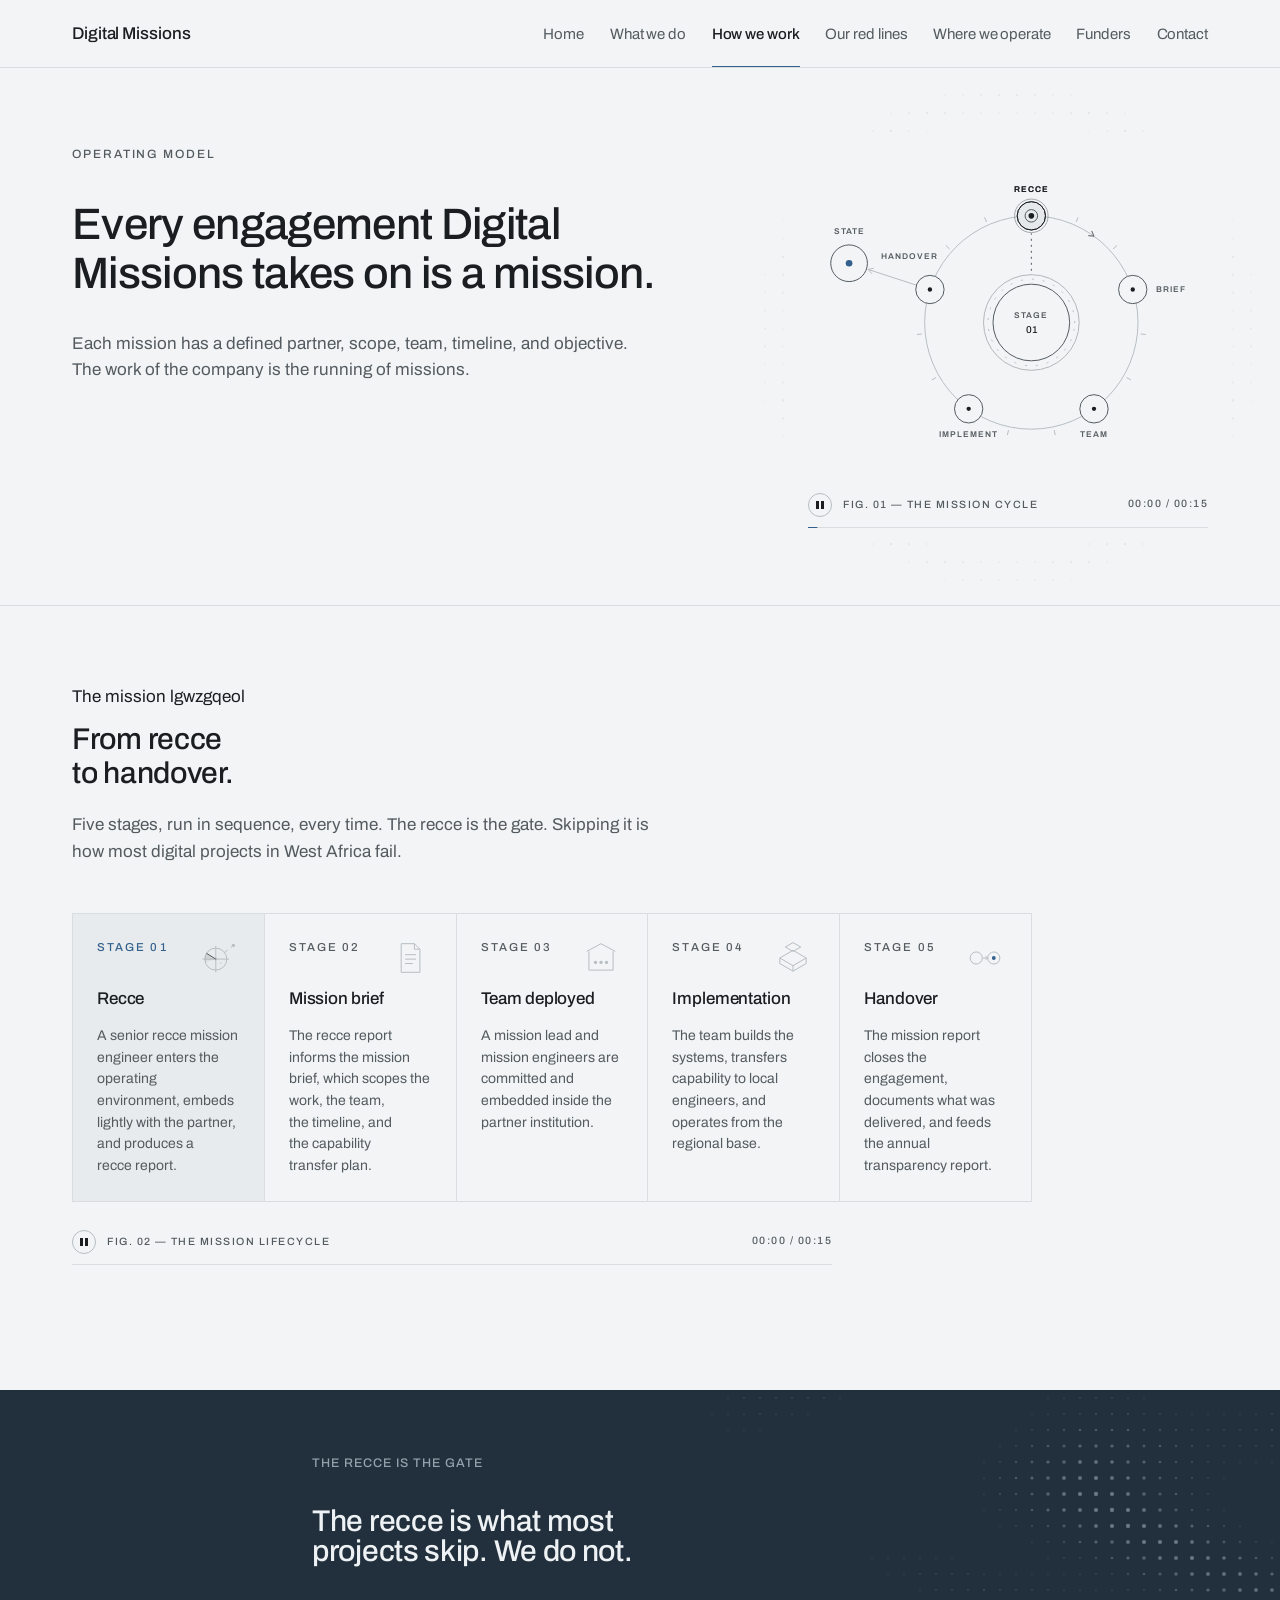
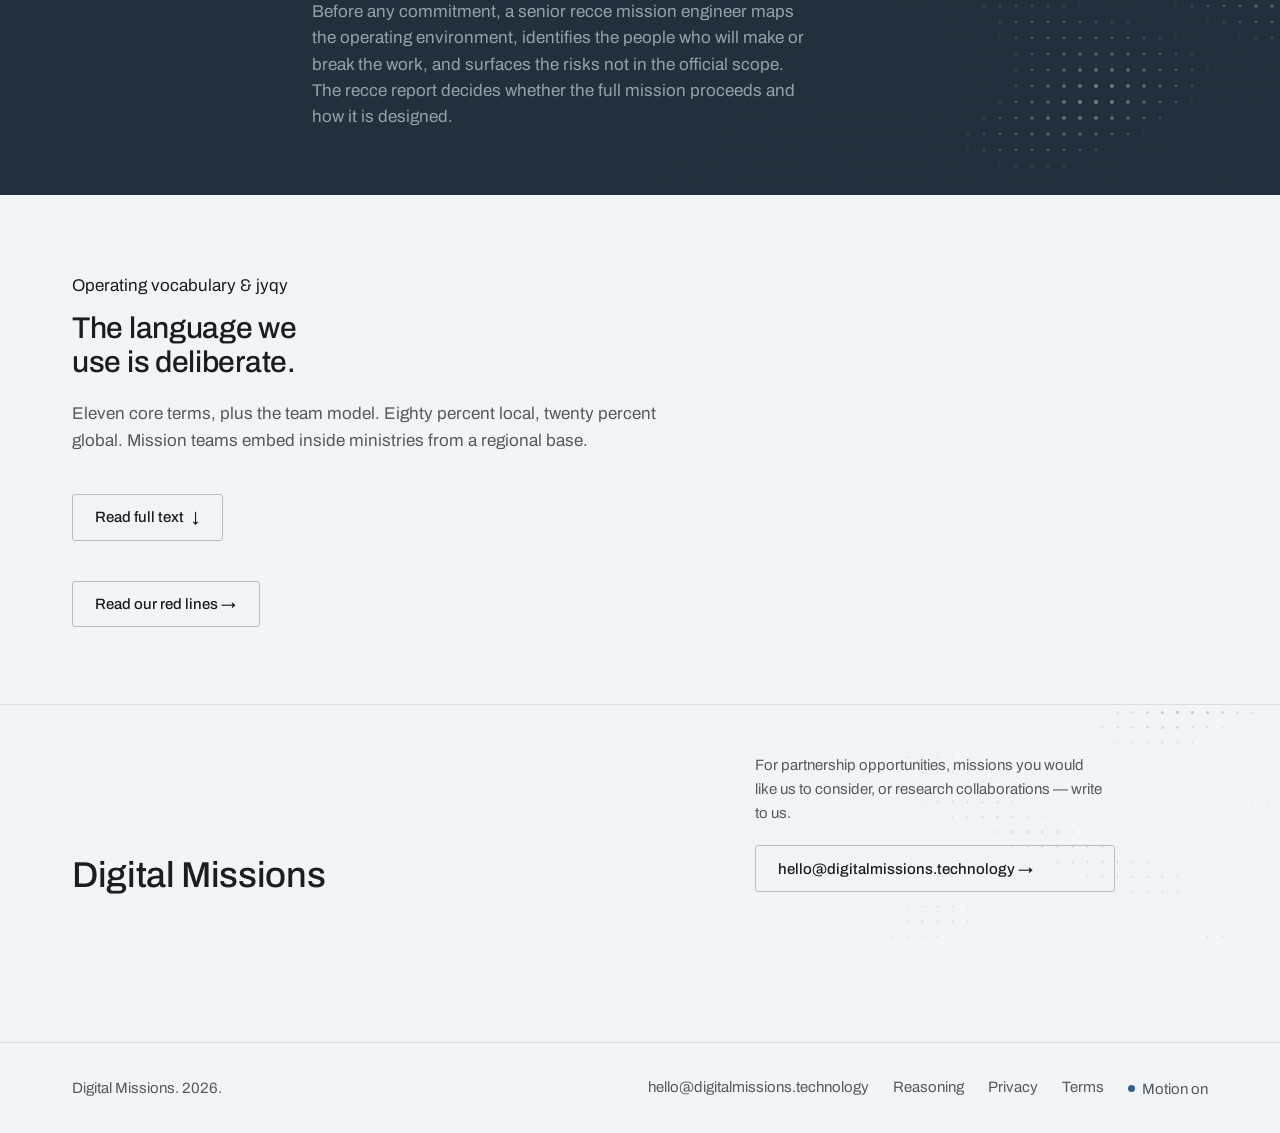
<file: how-we-work.html>
<!doctype html>
<html lang="en">
<head>
  <meta charset="utf-8">
  <meta name="viewport" content="width=device-width, initial-scale=1">
  <meta name="theme-color" content="#F2F4F5">
  <title>How we work &mdash; Digital Missions</title>
  <meta name="description" content="Every engagement Digital Missions takes on is a mission. Each mission has a defined partner, scope, team, timeline, and objective. The work of the company is the running of missions.">
  <link rel="canonical" href="https://digitalmissions.technology/how-we-work.html">
  <link rel="icon" type="image/svg+xml" href="assets/favicon.svg">
  <link rel="preconnect" href="https://fonts.googleapis.com">
  <link rel="preconnect" href="https://fonts.gstatic.com" crossorigin>
  <link rel="stylesheet" href="assets/styles.css?v=20260926.9">
  <script>(function(d){try{if(!matchMedia('(prefers-reduced-motion: reduce)').matches){d.classList.add('motion');var p=null,s=null,w=/\bdm-intro\b/;try{p=localStorage.getItem('dm-motion')}catch(e){}try{s=sessionStorage.getItem('dm-intro')}catch(e){}if(!s&&w.test(window.name)){s='1'}if(p==='paused'){d.classList.add('motion-paused')}else if(!s&&!location.hash){d.classList.add('intro')}if(!d.classList.contains('intro')){try{sessionStorage.setItem('dm-intro','1')}catch(e){}if(!w.test(window.name)){window.name=(window.name+' dm-intro').replace(/^ /,'')}}setTimeout(function(){if(!window.DMMotion){d.classList.remove('motion','intro')}},2500)}}catch(e){}})(document.documentElement);</script>
  <script src="assets/motion.js?v=20260926.9" defer></script>
</head>
<body>

<a class="skip-link" href="#main">Skip to content</a>

<header class="site-header">
  <div class="container header-inner">
    <a class="brand" href="index.html" aria-label="Digital Missions">Digital Missions</a>
    <nav class="primary-nav" aria-label="Primary">
      <ul>
        <li><a href="index.html">Home</a></li>
        <li><a href="what-we-do.html">What we do</a></li>
        <li><a href="how-we-work.html" aria-current="page">How we work</a></li>
        <li><a href="our-red-lines.html">Our red lines</a></li>
        <li><a href="where-we-operate.html">Where we operate</a></li>
        <li><a href="funders.html">Funders</a></li>
        <li><a href="contact.html">Contact</a></li>
      </ul>
    </nav>
    <details class="mobile-nav" aria-label="Primary navigation">
      <summary><span>Toggle navigation</span></summary>
      <div class="mobile-nav-panel">
        <ul>
          <li><a href="index.html">Home</a></li>
          <li><a href="what-we-do.html">What we do</a></li>
          <li><a href="how-we-work.html" aria-current="page">How we work</a></li>
          <li><a href="our-red-lines.html">Our red lines</a></li>
          <li><a href="where-we-operate.html">Where we operate</a></li>
        <li><a href="funders.html">Funders</a></li>
          <li><a href="contact.html">Contact</a></li>
        </ul>
      </div>
    </details>
  </div>
</header>

<main id="main">

  <section class="hero-soft">
    <div class="container">
      <span class="hero-tag">Operating model</span>
      <h1>Every engagement Digital Missions takes on is a mission.</h1>
      <p class="hero-summary">Each mission has a defined partner, scope, team, timeline, and objective. The work of the company is the running of missions.</p>

      <svg data-scene="hero-how-we-work" class="plate hero-plate" data-loop="15" data-still="12.85" fill="none" stroke="currentColor" viewBox="0 0 480 400" xmlns="http://www.w3.org/2000/svg" role="img" aria-label="Schematic of the mission cycle: five stations on a ring, recce, mission brief, team deployed, implementation and handover, run in sequence. At handover, ownership of the system passes out of the cycle to the state.">
        <title>The mission cycle</title>
        <!-- The cycle: a ring graduated in one-second steps -->
        <circle class="plate-line" vector-effect="non-scaling-stroke" cx="268" cy="213" r="128"/>
        <path class="plate-line" vector-effect="non-scaling-stroke" d="M321.7,92.4 L324.1,86.9 M366.1,124.7 L370.6,120.7 M399.3,226.8 L405.2,227.4 M382.3,279 L387.5,282 M295.4,342.1 L296.7,348 M240.6,342.1 L239.3,348 M153.7,279 L148.5,282 M136.7,226.8 L130.8,227.4 M169.9,124.7 L165.4,120.7 M214.3,92.4 L211.9,86.9"/>
        <path class="plate-line plate-line--strong" vector-effect="non-scaling-stroke" d="M340.4,103.1 L343.2,109.4 L336.3,108.8"/>
        <!-- Handover: ownership leaves the cycle for the state -->
        <path class="plate-line" vector-effect="non-scaling-stroke" d="M130.1,168.2 L72.1,149.3 M78.9,147.9 L72.1,149.3 L76.7,154.5"/>
        <circle class="plate-node" vector-effect="non-scaling-stroke" cx="49.3" cy="141.9" r="22"/>
        <circle class="plate-dot--accent" fill="currentColor" stroke="none" cx="49.3" cy="141.9" r="4"/>
        <text class="plate-text" fill="currentColor" stroke="none" x="49.3" y="106.9">State</text>
        <!-- Five stations, clockwise from the top -->
        <circle class="plate-node" vector-effect="non-scaling-stroke" cx="268" cy="85" r="17"/>
        <circle class="plate-dot" fill="currentColor" stroke="none" cx="268" cy="85" r="2.6"/>
        <text class="plate-text" fill="currentColor" stroke="none" x="268" y="56">Recce</text>
        <circle class="plate-node" vector-effect="non-scaling-stroke" cx="389.7" cy="173.4" r="17"/>
        <circle class="plate-dot" fill="currentColor" stroke="none" cx="389.7" cy="173.4" r="2.6"/>
        <text class="plate-text" fill="currentColor" stroke="none" x="435.7" y="176.9">Brief</text>
        <circle class="plate-node" vector-effect="non-scaling-stroke" cx="343.2" cy="316.6" r="17"/>
        <circle class="plate-dot" fill="currentColor" stroke="none" cx="343.2" cy="316.6" r="2.6"/>
        <text class="plate-text" fill="currentColor" stroke="none" x="343.2" y="350.6">Team</text>
        <circle class="plate-node" vector-effect="non-scaling-stroke" cx="192.8" cy="316.6" r="17"/>
        <circle class="plate-dot" fill="currentColor" stroke="none" cx="192.8" cy="316.6" r="2.6"/>
        <text class="plate-text" fill="currentColor" stroke="none" x="192.8" y="350.6">Implement</text>
        <circle class="plate-node" vector-effect="non-scaling-stroke" cx="146.3" cy="173.4" r="17"/>
        <circle class="plate-dot" fill="currentColor" stroke="none" cx="146.3" cy="173.4" r="2.6"/>
        <text class="plate-text" fill="currentColor" stroke="none" x="122" y="137">Handover</text>
        <!-- Stage readout -->
        <circle class="plate-node" vector-effect="non-scaling-stroke" cx="268" cy="213" r="46"/>
        <text class="plate-text" fill="currentColor" stroke="none" x="268" y="208">Stage</text>
        <text class="plate-text plate-text--center fx-hide" fill="currentColor" stroke="none" x="268" y="226">01&#8211;05</text>
        <g class="fx" aria-hidden="true">
        <path class="fx-wedge" d="M275,167.5 L287.6,86.5 A128,128 0 0,1 287.7,86.5 L275.1,167.5 A46,46 0 0,0 275,167.5 Z"><animate attributeName="d" values="M275,167.5 L287.6,86.5 A128,128 0 0,1 287.7,86.5 L275.1,167.5 A46,46 0 0,0 275,167.5 Z;M275,167.5 L287.6,86.5 A128,128 0 0,1 287.7,86.5 L275.1,167.5 A46,46 0 0,0 275,167.5 Z;M275,167.5 L287.6,86.5 A128,128 0 0,1 287.6,86.5 L275,167.5 A46,46 0 0,0 275,167.5 Z;M275,167.5 L287.6,86.5 A128,128 0 0,1 297.5,88.5 L278.6,168.2 A46,46 0 0,0 275,167.5 Z;M275,167.5 L287.6,86.5 A128,128 0 0,1 307.3,91.2 L282.1,169.2 A46,46 0 0,0 275,167.5 Z;M275,167.5 L287.6,86.5 A128,128 0 0,1 316.8,94.7 L285.5,170.5 A46,46 0 0,0 275,167.5 Z;M275,167.5 L287.6,86.5 A128,128 0 0,1 326,98.9 L288.8,172 A46,46 0 0,0 275,167.5 Z;M275,167.5 L287.6,86.5 A128,128 0 0,1 334.8,103.8 L292,173.8 A46,46 0 0,0 275,167.5 Z;M275,167.5 L287.6,86.5 A128,128 0 0,1 343.2,109.4 L295,175.8 A46,46 0 0,0 275,167.5 Z;M275,167.5 L287.6,86.5 A128,128 0 0,1 351.2,115.7 L297.9,178 A46,46 0 0,0 275,167.5 Z;M275,167.5 L287.6,86.5 A128,128 0 0,1 358.6,122.6 L300.6,180.5 A46,46 0 0,0 275,167.5 Z;M275,167.5 L287.6,86.5 A128,128 0 0,1 365.5,130 L303,183.2 A46,46 0 0,0 275,167.5 Z;M275,167.5 L287.6,86.5 A128,128 0 0,1 371.7,138 L305.3,186 A46,46 0 0,0 275,167.5 Z;M275,167.5 L287.6,86.5 A128,128 0 0,1 377.3,146.4 L307.3,189.1 A46,46 0 0,0 275,167.5 Z;M275,167.5 L287.6,86.5 A128,128 0 0,1 382.2,155.3 L309.1,192.2 A46,46 0 0,0 275,167.5 Z;M275,167.5 L287.6,86.5 A128,128 0 0,1 382.2,155.3 L309.1,192.2 A46,46 0 0,0 275,167.5 Z;M275,167.5 L287.6,86.5 A128,128 0 0,1 287.7,86.5 L275.1,167.5 A46,46 0 0,0 275,167.5 Z;M275,167.5 L287.6,86.5 A128,128 0 0,1 287.7,86.5 L275.1,167.5 A46,46 0 0,0 275,167.5 Z" keyTimes="0;0.1096;0.1103;0.1168;0.1222;0.1271;0.1316;0.1358;0.14;0.1442;0.1484;0.1529;0.1578;0.1632;0.1697;0.2667;0.2673;1" dur="15s" repeatCount="indefinite"/><animate attributeName="opacity" values="0;0;1;1;0;0" keyTimes="0;0.1096;0.1103;0.2;0.2667;1" dur="15s" repeatCount="indefinite"/></path>
        <path class="fx-wedge" d="M313.4,205.7 L394.4,192.6 A128,128 0 0,1 394.4,192.7 L313.4,205.7 A46,46 0 0,0 313.4,205.7 Z"><animate attributeName="d" values="M313.4,205.7 L394.4,192.6 A128,128 0 0,1 394.4,192.7 L313.4,205.7 A46,46 0 0,0 313.4,205.7 Z;M313.4,205.7 L394.4,192.6 A128,128 0 0,1 394.4,192.7 L313.4,205.7 A46,46 0 0,0 313.4,205.7 Z;M313.4,205.7 L394.4,192.6 A128,128 0 0,1 394.4,192.6 L313.4,205.7 A46,46 0 0,0 313.4,205.7 Z;M313.4,205.7 L394.4,192.6 A128,128 0 0,1 395.6,202.6 L313.8,209.3 A46,46 0 0,0 313.4,205.7 Z;M313.4,205.7 L394.4,192.6 A128,128 0 0,1 396,212.7 L314,212.9 A46,46 0 0,0 313.4,205.7 Z;M313.4,205.7 L394.4,192.6 A128,128 0 0,1 395.6,222.8 L313.9,216.5 A46,46 0 0,0 313.4,205.7 Z;M313.4,205.7 L394.4,192.6 A128,128 0 0,1 394.4,232.9 L313.4,220.1 A46,46 0 0,0 313.4,205.7 Z;M313.4,205.7 L394.4,192.6 A128,128 0 0,1 392.5,242.8 L312.7,223.7 A46,46 0 0,0 313.4,205.7 Z;M313.4,205.7 L394.4,192.6 A128,128 0 0,1 389.7,252.6 L311.7,227.2 A46,46 0 0,0 313.4,205.7 Z;M313.4,205.7 L394.4,192.6 A128,128 0 0,1 386.2,262 L310.5,230.6 A46,46 0 0,0 313.4,205.7 Z;M313.4,205.7 L394.4,192.6 A128,128 0 0,1 382,271.2 L309,233.9 A46,46 0 0,0 313.4,205.7 Z;M313.4,205.7 L394.4,192.6 A128,128 0 0,1 377,280.1 L307.2,237.1 A46,46 0 0,0 313.4,205.7 Z;M313.4,205.7 L394.4,192.6 A128,128 0 0,1 371.4,288.5 L305.2,240.1 A46,46 0 0,0 313.4,205.7 Z;M313.4,205.7 L394.4,192.6 A128,128 0 0,1 365.1,296.4 L302.9,243 A46,46 0 0,0 313.4,205.7 Z;M313.4,205.7 L394.4,192.6 A128,128 0 0,1 358.2,303.8 L300.4,245.6 A46,46 0 0,0 313.4,205.7 Z;M313.4,205.7 L394.4,192.6 A128,128 0 0,1 358.2,303.8 L300.4,245.6 A46,46 0 0,0 313.4,205.7 Z;M313.4,205.7 L394.4,192.6 A128,128 0 0,1 394.4,192.7 L313.4,205.7 A46,46 0 0,0 313.4,205.7 Z;M313.4,205.7 L394.4,192.6 A128,128 0 0,1 394.4,192.7 L313.4,205.7 A46,46 0 0,0 313.4,205.7 Z" keyTimes="0;0.3096;0.3103;0.3168;0.3222;0.3271;0.3316;0.3358;0.34;0.3442;0.3484;0.3529;0.3578;0.3632;0.3697;0.4667;0.4673;1" dur="15s" repeatCount="indefinite"/><animate attributeName="opacity" values="0;0;1;1;0;0" keyTimes="0;0.3096;0.3103;0.4;0.4667;1" dur="15s" repeatCount="indefinite"/></path>
        <path class="fx-wedge" d="M289,253.9 L326.5,326.9 A128,128 0 0,1 326.4,326.9 L289,253.9 A46,46 0 0,0 289,253.9 Z"><animate attributeName="d" values="M289,253.9 L326.5,326.9 A128,128 0 0,1 326.4,326.9 L289,253.9 A46,46 0 0,0 289,253.9 Z;M289,253.9 L326.5,326.9 A128,128 0 0,1 326.4,326.9 L289,253.9 A46,46 0 0,0 289,253.9 Z;M289,253.9 L326.5,326.9 A128,128 0 0,1 326.5,326.9 L289,253.9 A46,46 0 0,0 289,253.9 Z;M289,253.9 L326.5,326.9 A128,128 0 0,1 317.3,331.1 L285.7,255.5 A46,46 0 0,0 289,253.9 Z;M289,253.9 L326.5,326.9 A128,128 0 0,1 307.8,334.6 L282.3,256.7 A46,46 0 0,0 289,253.9 Z;M289,253.9 L326.5,326.9 A128,128 0 0,1 298.1,337.4 L278.8,257.7 A46,46 0 0,0 289,253.9 Z;M289,253.9 L326.5,326.9 A128,128 0 0,1 288.2,339.4 L275.2,258.4 A46,46 0 0,0 289,253.9 Z;M289,253.9 L326.5,326.9 A128,128 0 0,1 278.1,340.6 L271.6,258.9 A46,46 0 0,0 289,253.9 Z;M289,253.9 L326.5,326.9 A128,128 0 0,1 268,341 L268,259 A46,46 0 0,0 289,253.9 Z;M289,253.9 L326.5,326.9 A128,128 0 0,1 257.9,340.6 L264.4,258.9 A46,46 0 0,0 289,253.9 Z;M289,253.9 L326.5,326.9 A128,128 0 0,1 247.8,339.4 L260.8,258.4 A46,46 0 0,0 289,253.9 Z;M289,253.9 L326.5,326.9 A128,128 0 0,1 237.9,337.4 L257.2,257.7 A46,46 0 0,0 289,253.9 Z;M289,253.9 L326.5,326.9 A128,128 0 0,1 228.2,334.6 L253.7,256.7 A46,46 0 0,0 289,253.9 Z;M289,253.9 L326.5,326.9 A128,128 0 0,1 218.7,331.1 L250.3,255.5 A46,46 0 0,0 289,253.9 Z;M289,253.9 L326.5,326.9 A128,128 0 0,1 209.5,326.9 L247,253.9 A46,46 0 0,0 289,253.9 Z;M289,253.9 L326.5,326.9 A128,128 0 0,1 209.5,326.9 L247,253.9 A46,46 0 0,0 289,253.9 Z;M289,253.9 L326.5,326.9 A128,128 0 0,1 326.4,326.9 L289,253.9 A46,46 0 0,0 289,253.9 Z;M289,253.9 L326.5,326.9 A128,128 0 0,1 326.4,326.9 L289,253.9 A46,46 0 0,0 289,253.9 Z" keyTimes="0;0.5096;0.5103;0.5168;0.5222;0.5271;0.5316;0.5358;0.54;0.5442;0.5484;0.5529;0.5578;0.5632;0.5697;0.6667;0.6673;1" dur="15s" repeatCount="indefinite"/><animate attributeName="opacity" values="0;0;1;1;0;0" keyTimes="0;0.5096;0.5103;0.6;0.6667;1" dur="15s" repeatCount="indefinite"/></path>
        <path class="fx-wedge" d="M235.6,245.6 L177.8,303.8 A128,128 0 0,1 177.7,303.7 L235.5,245.6 A46,46 0 0,0 235.6,245.6 Z"><animate attributeName="d" values="M235.6,245.6 L177.8,303.8 A128,128 0 0,1 177.7,303.7 L235.5,245.6 A46,46 0 0,0 235.6,245.6 Z;M235.6,245.6 L177.8,303.8 A128,128 0 0,1 177.7,303.7 L235.5,245.6 A46,46 0 0,0 235.6,245.6 Z;M235.6,245.6 L177.8,303.8 A128,128 0 0,1 177.8,303.8 L235.6,245.6 A46,46 0 0,0 235.6,245.6 Z;M235.6,245.6 L177.8,303.8 A128,128 0 0,1 170.9,296.4 L233.1,243 A46,46 0 0,0 235.6,245.6 Z;M235.6,245.6 L177.8,303.8 A128,128 0 0,1 164.6,288.5 L230.8,240.1 A46,46 0 0,0 235.6,245.6 Z;M235.6,245.6 L177.8,303.8 A128,128 0 0,1 159,280.1 L228.8,237.1 A46,46 0 0,0 235.6,245.6 Z;M235.6,245.6 L177.8,303.8 A128,128 0 0,1 154,271.2 L227,233.9 A46,46 0 0,0 235.6,245.6 Z;M235.6,245.6 L177.8,303.8 A128,128 0 0,1 149.8,262 L225.5,230.6 A46,46 0 0,0 235.6,245.6 Z;M235.6,245.6 L177.8,303.8 A128,128 0 0,1 146.3,252.6 L224.3,227.2 A46,46 0 0,0 235.6,245.6 Z;M235.6,245.6 L177.8,303.8 A128,128 0 0,1 143.5,242.8 L223.3,223.7 A46,46 0 0,0 235.6,245.6 Z;M235.6,245.6 L177.8,303.8 A128,128 0 0,1 141.6,232.9 L222.6,220.1 A46,46 0 0,0 235.6,245.6 Z;M235.6,245.6 L177.8,303.8 A128,128 0 0,1 140.4,222.8 L222.1,216.5 A46,46 0 0,0 235.6,245.6 Z;M235.6,245.6 L177.8,303.8 A128,128 0 0,1 140,212.7 L222,212.9 A46,46 0 0,0 235.6,245.6 Z;M235.6,245.6 L177.8,303.8 A128,128 0 0,1 140.4,202.6 L222.2,209.3 A46,46 0 0,0 235.6,245.6 Z;M235.6,245.6 L177.8,303.8 A128,128 0 0,1 141.6,192.6 L222.6,205.7 A46,46 0 0,0 235.6,245.6 Z;M235.6,245.6 L177.8,303.8 A128,128 0 0,1 141.6,192.6 L222.6,205.7 A46,46 0 0,0 235.6,245.6 Z;M235.6,245.6 L177.8,303.8 A128,128 0 0,1 177.7,303.7 L235.5,245.6 A46,46 0 0,0 235.6,245.6 Z;M235.6,245.6 L177.8,303.8 A128,128 0 0,1 177.7,303.7 L235.5,245.6 A46,46 0 0,0 235.6,245.6 Z" keyTimes="0;0.7096;0.7103;0.7168;0.7222;0.7271;0.7316;0.7358;0.74;0.7442;0.7484;0.7529;0.7578;0.7632;0.7697;0.8667;0.8673;1" dur="15s" repeatCount="indefinite"/><animate attributeName="opacity" values="0;0;1;1;0;0" keyTimes="0;0.7096;0.7103;0.8;0.8667;1" dur="15s" repeatCount="indefinite"/></path>
        <path class="fx-wedge" d="M226.9,192.2 L153.8,155.3 A128,128 0 0,1 153.8,155.2 L227,192.2 A46,46 0 0,0 226.9,192.2 Z"><animate attributeName="d" values="M226.9,192.2 L153.8,155.3 A128,128 0 0,1 153.8,155.2 L227,192.2 A46,46 0 0,0 226.9,192.2 Z;M226.9,192.2 L153.8,155.3 A128,128 0 0,1 153.8,155.2 L227,192.2 A46,46 0 0,0 226.9,192.2 Z;M226.9,192.2 L153.8,155.3 A128,128 0 0,1 153.8,155.3 L226.9,192.2 A46,46 0 0,0 226.9,192.2 Z;M226.9,192.2 L153.8,155.3 A128,128 0 0,1 158.7,146.4 L228.7,189.1 A46,46 0 0,0 226.9,192.2 Z;M226.9,192.2 L153.8,155.3 A128,128 0 0,1 164.3,138 L230.7,186 A46,46 0 0,0 226.9,192.2 Z;M226.9,192.2 L153.8,155.3 A128,128 0 0,1 170.5,130 L233,183.2 A46,46 0 0,0 226.9,192.2 Z;M226.9,192.2 L153.8,155.3 A128,128 0 0,1 177.4,122.6 L235.4,180.5 A46,46 0 0,0 226.9,192.2 Z;M226.9,192.2 L153.8,155.3 A128,128 0 0,1 184.8,115.7 L238.1,178 A46,46 0 0,0 226.9,192.2 Z;M226.9,192.2 L153.8,155.3 A128,128 0 0,1 192.8,109.4 L241,175.8 A46,46 0 0,0 226.9,192.2 Z;M226.9,192.2 L153.8,155.3 A128,128 0 0,1 201.2,103.8 L244,173.8 A46,46 0 0,0 226.9,192.2 Z;M226.9,192.2 L153.8,155.3 A128,128 0 0,1 210,98.9 L247.2,172 A46,46 0 0,0 226.9,192.2 Z;M226.9,192.2 L153.8,155.3 A128,128 0 0,1 219.2,94.7 L250.5,170.5 A46,46 0 0,0 226.9,192.2 Z;M226.9,192.2 L153.8,155.3 A128,128 0 0,1 228.7,91.2 L253.9,169.2 A46,46 0 0,0 226.9,192.2 Z;M226.9,192.2 L153.8,155.3 A128,128 0 0,1 238.5,88.5 L257.4,168.2 A46,46 0 0,0 226.9,192.2 Z;M226.9,192.2 L153.8,155.3 A128,128 0 0,1 248.4,86.5 L261,167.5 A46,46 0 0,0 226.9,192.2 Z;M226.9,192.2 L153.8,155.3 A128,128 0 0,1 248.4,86.5 L261,167.5 A46,46 0 0,0 226.9,192.2 Z" keyTimes="0;0.9246;0.9252;0.9306;0.9352;0.9392;0.943;0.9465;0.95;0.9535;0.957;0.9608;0.9648;0.9694;0.9748;1" dur="15s" repeatCount="indefinite"/><animate attributeName="opacity" values="0;0;1;1;0" keyTimes="0;0.9246;0.9252;0.98;1" dur="15s" repeatCount="indefinite"/></path>
        <path class="fx-bar" d="M285,86.1 A128,128 0 0,1 285.1,86.1"><animate attributeName="d" values="M285,86.1 A128,128 0 0,1 285.1,86.1;M285,86.1 A128,128 0 0,1 285.1,86.1;M285,86.1 A128,128 0 0,1 285,86.1;M285,86.1 A128,128 0 0,1 295.4,88;M285,86.1 A128,128 0 0,1 305.6,90.6;M285,86.1 A128,128 0 0,1 315.6,94.2;M285,86.1 A128,128 0 0,1 325.2,98.5;M285,86.1 A128,128 0 0,1 334.4,103.6;M285,86.1 A128,128 0 0,1 343.2,109.4;M285,86.1 A128,128 0 0,1 351.5,116;M285,86.1 A128,128 0 0,1 359.2,123.2;M285,86.1 A128,128 0 0,1 366.3,131.1;M285,86.1 A128,128 0 0,1 372.8,139.4;M285,86.1 A128,128 0 0,1 378.5,148.3;M285,86.1 A128,128 0 0,1 383.4,157.7;M285,86.1 A128,128 0 0,1 383.4,157.7" keyTimes="0;0.1076;0.1083;0.1155;0.1213;0.1265;0.1312;0.1356;0.14;0.1444;0.1488;0.1535;0.1587;0.1645;0.1717;1" dur="15s" repeatCount="indefinite"/><animate attributeName="opacity" values="0;0;1;1;0;0" keyTimes="0;0.1076;0.1083;0.9267;0.98;1" dur="15s" repeatCount="indefinite"/></path>
        <path class="fx-bar" d="M393.9,189.9 A128,128 0 0,1 393.9,190"><animate attributeName="d" values="M393.9,189.9 A128,128 0 0,1 393.9,190;M393.9,189.9 A128,128 0 0,1 393.9,190;M393.9,189.9 A128,128 0 0,1 393.9,189.9;M393.9,189.9 A128,128 0 0,1 395.4,200.4;M393.9,189.9 A128,128 0 0,1 396,210.9;M393.9,189.9 A128,128 0 0,1 395.7,221.5;M393.9,189.9 A128,128 0 0,1 394.6,232;M393.9,189.9 A128,128 0 0,1 392.6,242.4;M393.9,189.9 A128,128 0 0,1 389.7,252.6;M393.9,189.9 A128,128 0 0,1 386.1,262.5;M393.9,189.9 A128,128 0 0,1 381.6,272;M393.9,189.9 A128,128 0 0,1 376.3,281.2;M393.9,189.9 A128,128 0 0,1 370.3,289.9;M393.9,189.9 A128,128 0 0,1 363.6,298.1;M393.9,189.9 A128,128 0 0,1 356.3,305.7;M393.9,189.9 A128,128 0 0,1 356.3,305.7" keyTimes="0;0.3076;0.3083;0.3155;0.3213;0.3265;0.3312;0.3356;0.34;0.3444;0.3488;0.3535;0.3587;0.3645;0.3717;1" dur="15s" repeatCount="indefinite"/><animate attributeName="opacity" values="0;0;1;1;0;0" keyTimes="0;0.3076;0.3083;0.9267;0.98;1" dur="15s" repeatCount="indefinite"/></path>
        <path class="fx-bar" d="M328.9,325.6 A128,128 0 0,1 328.8,325.7"><animate attributeName="d" values="M328.9,325.6 A128,128 0 0,1 328.8,325.7;M328.9,325.6 A128,128 0 0,1 328.8,325.7;M328.9,325.6 A128,128 0 0,1 328.9,325.6;M328.9,325.6 A128,128 0 0,1 319.4,330.2;M328.9,325.6 A128,128 0 0,1 309.5,334.1;M328.9,325.6 A128,128 0 0,1 299.4,337.1;M328.9,325.6 A128,128 0 0,1 289,339.3;M328.9,325.6 A128,128 0 0,1 278.6,340.6;M328.9,325.6 A128,128 0 0,1 268,341;M328.9,325.6 A128,128 0 0,1 257.4,340.6;M328.9,325.6 A128,128 0 0,1 247,339.3;M328.9,325.6 A128,128 0 0,1 236.6,337.1;M328.9,325.6 A128,128 0 0,1 226.5,334.1;M328.9,325.6 A128,128 0 0,1 216.6,330.2;M328.9,325.6 A128,128 0 0,1 207.1,325.6;M328.9,325.6 A128,128 0 0,1 207.1,325.6" keyTimes="0;0.5076;0.5083;0.5155;0.5213;0.5265;0.5312;0.5356;0.54;0.5444;0.5488;0.5535;0.5587;0.5645;0.5717;1" dur="15s" repeatCount="indefinite"/><animate attributeName="opacity" values="0;0;1;1;0;0" keyTimes="0;0.5076;0.5083;0.9267;0.98;1" dur="15s" repeatCount="indefinite"/></path>
        <path class="fx-bar" d="M179.7,305.7 A128,128 0 0,1 179.6,305.6"><animate attributeName="d" values="M179.7,305.7 A128,128 0 0,1 179.6,305.6;M179.7,305.7 A128,128 0 0,1 179.6,305.6;M179.7,305.7 A128,128 0 0,1 179.7,305.7;M179.7,305.7 A128,128 0 0,1 172.4,298.1;M179.7,305.7 A128,128 0 0,1 165.7,289.9;M179.7,305.7 A128,128 0 0,1 159.7,281.2;M179.7,305.7 A128,128 0 0,1 154.4,272;M179.7,305.7 A128,128 0 0,1 149.9,262.5;M179.7,305.7 A128,128 0 0,1 146.3,252.6;M179.7,305.7 A128,128 0 0,1 143.4,242.4;M179.7,305.7 A128,128 0 0,1 141.4,232;M179.7,305.7 A128,128 0 0,1 140.3,221.5;M179.7,305.7 A128,128 0 0,1 140,210.9;M179.7,305.7 A128,128 0 0,1 140.6,200.4;M179.7,305.7 A128,128 0 0,1 142.1,189.9;M179.7,305.7 A128,128 0 0,1 142.1,189.9" keyTimes="0;0.7076;0.7083;0.7155;0.7213;0.7265;0.7312;0.7356;0.74;0.7444;0.7488;0.7535;0.7587;0.7645;0.7717;1" dur="15s" repeatCount="indefinite"/><animate attributeName="opacity" values="0;0;1;1;0;0" keyTimes="0;0.7076;0.7083;0.9267;0.98;1" dur="15s" repeatCount="indefinite"/></path>
        <line class="fx-hi" x1="321.7" y1="92.4" x2="324.1" y2="86.9" opacity="0"><animate attributeName="opacity" values="0;0;1;0;0" keyTimes="0;0.126;0.1287;0.1754;1" dur="15s" repeatCount="indefinite"/></line>
        <line class="fx-hi" x1="366.1" y1="124.7" x2="370.6" y2="120.7" opacity="0"><animate attributeName="opacity" values="0;0;1;0;0" keyTimes="0;0.1486;0.1513;0.198;1" dur="15s" repeatCount="indefinite"/></line>
        <line class="fx-hi" x1="399.3" y1="226.8" x2="405.2" y2="227.4" opacity="0"><animate attributeName="opacity" values="0;0;1;0;0" keyTimes="0;0.326;0.3287;0.3754;1" dur="15s" repeatCount="indefinite"/></line>
        <line class="fx-hi" x1="382.3" y1="279" x2="387.5" y2="282" opacity="0"><animate attributeName="opacity" values="0;0;1;0;0" keyTimes="0;0.3486;0.3513;0.398;1" dur="15s" repeatCount="indefinite"/></line>
        <line class="fx-hi" x1="295.4" y1="342.1" x2="296.7" y2="348" opacity="0"><animate attributeName="opacity" values="0;0;1;0;0" keyTimes="0;0.526;0.5287;0.5754;1" dur="15s" repeatCount="indefinite"/></line>
        <line class="fx-hi" x1="240.6" y1="342.1" x2="239.3" y2="348" opacity="0"><animate attributeName="opacity" values="0;0;1;0;0" keyTimes="0;0.5486;0.5513;0.598;1" dur="15s" repeatCount="indefinite"/></line>
        <line class="fx-hi" x1="153.7" y1="279" x2="148.5" y2="282" opacity="0"><animate attributeName="opacity" values="0;0;1;0;0" keyTimes="0;0.726;0.7287;0.7754;1" dur="15s" repeatCount="indefinite"/></line>
        <line class="fx-hi" x1="136.7" y1="226.8" x2="130.8" y2="227.4" opacity="0"><animate attributeName="opacity" values="0;0;1;0;0" keyTimes="0;0.7486;0.7513;0.798;1" dur="15s" repeatCount="indefinite"/></line>
        <line class="fx-hi" x1="169.9" y1="124.7" x2="165.4" y2="120.7" opacity="0"><animate attributeName="opacity" values="0;0;1;0;0" keyTimes="0;0.9379;0.9406;0.9872;1" dur="15s" repeatCount="indefinite"/></line>
        <line class="fx-hi" x1="214.3" y1="92.4" x2="211.9" y2="86.9" opacity="0"><animate attributeName="opacity" values="0;0;1;0;0" keyTimes="0;0.9568;0.9594;0.9987;1" dur="15s" repeatCount="indefinite"/></line>
        <circle class="fx-hi fx-hi--fill" cx="268" cy="85" r="17" opacity="0"><animate attributeName="opacity" values="1;1;0.35;0.35;0;0;1" keyTimes="0;0.08;0.1133;0.9267;0.98;0.988;1" dur="15s" repeatCount="indefinite"/></circle>
        <circle class="fx-hi fx-hi--fill" cx="389.7" cy="173.4" r="17" opacity="0"><animate attributeName="opacity" values="0;0;1;1;0.35;0.35;0;0" keyTimes="0;0.188;0.2;0.28;0.3133;0.9267;0.98;1" dur="15s" repeatCount="indefinite"/></circle>
        <circle class="fx-hi fx-hi--fill" cx="343.2" cy="316.6" r="17" opacity="0"><animate attributeName="opacity" values="0;0;1;1;0.35;0.35;0;0" keyTimes="0;0.388;0.4;0.48;0.5133;0.9267;0.98;1" dur="15s" repeatCount="indefinite"/></circle>
        <circle class="fx-hi fx-hi--fill" cx="192.8" cy="316.6" r="17" opacity="0"><animate attributeName="opacity" values="0;0;1;1;0.35;0.35;0;0" keyTimes="0;0.588;0.6;0.68;0.7133;0.9267;0.98;1" dur="15s" repeatCount="indefinite"/></circle>
        <circle class="fx-hi fx-hi--fill" cx="146.3" cy="173.4" r="17" opacity="0"><animate attributeName="opacity" values="0;0;1;1;0.35;0.35;0;0" keyTimes="0;0.788;0.8;0.9;0.9267;0.94;0.98;1" dur="15s" repeatCount="indefinite"/></circle>
        <circle class="fx-ring" cx="268" cy="85" r="17" opacity="0"><animate attributeName="r" values="17;25;25" keyTimes="0;0.06;1" dur="15s" repeatCount="indefinite"/><animate attributeName="opacity" values="0.8;0;0" keyTimes="0;0.06;1" dur="15s" repeatCount="indefinite"/></circle>
        <circle class="fx-ring" cx="389.7" cy="173.4" r="17" opacity="0"><animate attributeName="r" values="17;17;25;25" keyTimes="0;0.2;0.26;1" dur="15s" repeatCount="indefinite"/><animate attributeName="opacity" values="0;0;0.8;0;0" keyTimes="0;0.1993;0.2;0.26;1" dur="15s" repeatCount="indefinite"/></circle>
        <circle class="fx-ring" cx="343.2" cy="316.6" r="17" opacity="0"><animate attributeName="r" values="17;17;25;25" keyTimes="0;0.4;0.46;1" dur="15s" repeatCount="indefinite"/><animate attributeName="opacity" values="0;0;0.8;0;0" keyTimes="0;0.3993;0.4;0.46;1" dur="15s" repeatCount="indefinite"/></circle>
        <circle class="fx-ring" cx="192.8" cy="316.6" r="17" opacity="0"><animate attributeName="r" values="17;17;25;25" keyTimes="0;0.6;0.66;1" dur="15s" repeatCount="indefinite"/><animate attributeName="opacity" values="0;0;0.8;0;0" keyTimes="0;0.5993;0.6;0.66;1" dur="15s" repeatCount="indefinite"/></circle>
        <circle class="fx-ring" cx="146.3" cy="173.4" r="17" opacity="0"><animate attributeName="r" values="17;17;25;25" keyTimes="0;0.8;0.86;1" dur="15s" repeatCount="indefinite"/><animate attributeName="opacity" values="0;0;0.8;0;0" keyTimes="0;0.7993;0.8;0.86;1" dur="15s" repeatCount="indefinite"/></circle>
        <circle class="fx-ring" cx="268" cy="213" r="46" opacity="0"><animate attributeName="r" values="46;72;72;46;72;72;46;72;72;46;72;72;46;72;72" keyTimes="0;0.0533;0.1993;0.2;0.2533;0.3993;0.4;0.4533;0.5993;0.6;0.6533;0.7993;0.8;0.8533;1" dur="15s" repeatCount="indefinite"/><animate attributeName="opacity" values="0.7;0;0;0.7;0;0;0.7;0;0;0.7;0;0;0.7;0;0" keyTimes="0;0.0533;0.1993;0.2;0.2533;0.3993;0.4;0.4533;0.5993;0.6;0.6533;0.7993;0.8;0.8533;1" dur="15s" repeatCount="indefinite"/></circle>
        <line class="fx-hi" x1="130.1" y1="168.2" x2="130.1" y2="168.2"><animate attributeName="x2" values="130.1;130.1;130.1;122.8;115.6;108.3;101.1;93.8;86.6;79.3;72.1;72.1" keyTimes="0;0.8335;0.8342;0.8375;0.8404;0.843;0.8455;0.848;0.8505;0.8532;0.8561;1" dur="15s" repeatCount="indefinite"/><animate attributeName="y2" values="168.2;168.2;168.2;165.8;163.5;161.1;158.8;156.4;154.1;151.7;149.3;149.3" keyTimes="0;0.8335;0.8342;0.8375;0.8404;0.843;0.8455;0.848;0.8505;0.8532;0.8561;1" dur="15s" repeatCount="indefinite"/><animate attributeName="opacity" values="0;0;1;1;0;0" keyTimes="0;0.8335;0.8342;0.9267;0.98;1" dur="15s" repeatCount="indefinite"/></line>
        <circle class="fx-hi fx-hi--fill" cx="49.3" cy="141.9" r="22" opacity="0"><animate attributeName="opacity" values="0;0;1;1;0;0" keyTimes="0;0.8733;0.8767;0.9467;0.9933;1" dur="15s" repeatCount="indefinite"/></circle>
        <circle class="fx-ring fx-ring--accent" cx="49.3" cy="141.9" r="27" opacity="0"><animate attributeName="opacity" values="0;0;1;1;0;0" keyTimes="0;0.89;0.93;0.9467;0.9933;1" dur="15s" repeatCount="indefinite"/></circle>
        <circle class="fx-ring fx-ring--accent" cx="49.3" cy="141.9" r="22" opacity="0"><animate attributeName="r" values="22;22;34;34" keyTimes="0;0.8767;0.9633;1" dur="15s" repeatCount="indefinite"/><animate attributeName="opacity" values="0;0;0.9;0;0" keyTimes="0;0.876;0.8767;0.9633;1" dur="15s" repeatCount="indefinite"/></circle>
        <circle class="fx-ring fx-ring--accent" cx="49.3" cy="141.9" r="22" opacity="0"><animate attributeName="r" values="22;22;34;34" keyTimes="0;0.9067;0.9933;1" dur="15s" repeatCount="indefinite"/><animate attributeName="opacity" values="0;0;0.9;0;0" keyTimes="0;0.906;0.9067;0.9933;1" dur="15s" repeatCount="indefinite"/></circle>
        <circle class="fx-packet" r="3.2" opacity="0"><animateMotion dur="15s" repeatCount="indefinite" path="M146.3,173.4 L49.3,141.9" calcMode="spline" keyPoints="0;0;1;1" keyTimes="0;0.8167;0.8767;1" keySplines="0 0 1 1;.45 0 .55 1;0 0 1 1"/><animate attributeName="opacity" values="0;0;1;1;0;0" keyTimes="0;0.8167;0.822;0.8687;0.8767;1" dur="15s" repeatCount="indefinite"/></circle>
        <g><animateTransform attributeName="transform" type="rotate" from="0 268 213" to="360 268 213" dur="15s" repeatCount="indefinite"/><circle class="fx-soft" cx="268" cy="213" r="52"/></g>
        <g><animateTransform attributeName="transform" type="rotate" values="0 268 213;0 268 213;72 268 213;72 268 213;144 268 213;144 268 213;216 268 213;216 268 213;288 268 213;288 268 213;360 268 213" keyTimes="0;0.08;0.2;0.28;0.4;0.48;0.6;0.68;0.8;0.9;1" calcMode="spline" keySplines="0 0 1 1;.45 0 .55 1;0 0 1 1;.45 0 .55 1;0 0 1 1;.45 0 .55 1;0 0 1 1;.45 0 .55 1;0 0 1 1;.45 0 .55 1" dur="15s" repeatCount="indefinite"/><line class="fx-link" x1="268" y1="156" x2="268" y2="106"><animate attributeName="stroke-dashoffset" values="6;0" dur="0.5s" repeatCount="indefinite"/></line><circle class="fx-ring" cx="268" cy="85" r="7.5"/><circle class="fx-packet" cx="268" cy="85" r="3.4"/></g>
        <text class="plate-text fx-label" fill="currentColor" stroke="none" x="268" y="56" opacity="0">Recce<animate attributeName="opacity" values="1;1;0;0;1" keyTimes="0;0.08;0.1067;0.988;1" dur="15s" repeatCount="indefinite"/></text>
        <text class="plate-text fx-label" fill="currentColor" stroke="none" x="435.7" y="176.9" opacity="0">Brief<animate attributeName="opacity" values="0;0;1;1;0;0" keyTimes="0;0.188;0.2;0.28;0.3067;1" dur="15s" repeatCount="indefinite"/></text>
        <text class="plate-text fx-label" fill="currentColor" stroke="none" x="343.2" y="350.6" opacity="0">Team<animate attributeName="opacity" values="0;0;1;1;0;0" keyTimes="0;0.388;0.4;0.48;0.5067;1" dur="15s" repeatCount="indefinite"/></text>
        <text class="plate-text fx-label" fill="currentColor" stroke="none" x="192.8" y="350.6" opacity="0">Implement<animate attributeName="opacity" values="0;0;1;1;0;0" keyTimes="0;0.588;0.6;0.68;0.7067;1" dur="15s" repeatCount="indefinite"/></text>
        <text class="plate-text fx-label" fill="currentColor" stroke="none" x="122" y="137" opacity="0">Handover<animate attributeName="opacity" values="0;0;1;1;0;0" keyTimes="0;0.788;0.8;0.8767;0.9033;1" dur="15s" repeatCount="indefinite"/></text>
        <text class="plate-text fx-label" fill="currentColor" stroke="none" x="49.3" y="106.9" opacity="0">State<animate attributeName="opacity" values="0;0;1;1;0;0" keyTimes="0;0.8733;0.8867;0.9467;0.9933;1" dur="15s" repeatCount="indefinite"/></text>
        <text class="plate-text plate-text--center" fill="currentColor" stroke="none" x="268" y="226" opacity="0">01<animate attributeName="opacity" values="1;1;0;0;1" keyTimes="0;0.184;0.2;0.984;1" dur="15s" repeatCount="indefinite"/></text>
        <text class="plate-text plate-text--center" fill="currentColor" stroke="none" x="268" y="226" opacity="0">02<animate attributeName="opacity" values="0;0;1;1;0;0" keyTimes="0;0.184;0.2;0.384;0.4;1" dur="15s" repeatCount="indefinite"/></text>
        <text class="plate-text plate-text--center" fill="currentColor" stroke="none" x="268" y="226" opacity="0">03<animate attributeName="opacity" values="0;0;1;1;0;0" keyTimes="0;0.384;0.4;0.584;0.6;1" dur="15s" repeatCount="indefinite"/></text>
        <text class="plate-text plate-text--center" fill="currentColor" stroke="none" x="268" y="226" opacity="0">04<animate attributeName="opacity" values="0;0;1;1;0;0" keyTimes="0;0.584;0.6;0.784;0.8;1" dur="15s" repeatCount="indefinite"/></text>
        <text class="plate-text plate-text--center" fill="currentColor" stroke="none" x="268" y="226" opacity="0">05<animate attributeName="opacity" values="0;0;1;1;0" keyTimes="0;0.784;0.8;0.984;1" dur="15s" repeatCount="indefinite"/></text>
        </g>
      </svg>
    </div>
  </section>

  <!-- Lifecycle -->
  <section class="section" id="lifecycle">
    <div class="container">
      <div class="column column--wide">
        <header style="margin-bottom: 2.5rem;">
          <span class="hero-tag" style="display: block; margin-bottom: 0.75rem;">The mission lifecycle</span>
          <h2 style="max-width: 18ch;">From recce to handover.</h2>
          <p style="max-width: 60ch; color: var(--color-text-muted); margin-top: 1.25rem;">Five stages, run in sequence, every time. The recce is the gate. Skipping it is how most digital projects in West Africa fail.</p>
        </header>

        <div class="lifecycle" role="list" aria-label="Mission lifecycle, five stages">
          <div class="lifecycle-stage" role="listitem">
            <div class="glyph-head">
              <span class="lifecycle-stage__num">Stage 01</span>
              <svg data-scene="glyphs-lifecycle" class="plate glyph-sm" data-fx-loop="6" fill="none" stroke="currentColor" viewBox="0 0 80 80" xmlns="http://www.w3.org/2000/svg" aria-hidden="true">
              <circle class="plate-line" vector-effect="non-scaling-stroke" cx="36" cy="42" r="20"/>
              <line class="plate-line" vector-effect="non-scaling-stroke" x1="12" y1="42" x2="60" y2="42"/>
              <line class="plate-line" vector-effect="non-scaling-stroke" x1="36" y1="18" x2="36" y2="66"/>
              <circle cx="36" cy="42" r="2.5" fill="currentColor" stroke="none"/>
              <line class="plate-line" vector-effect="non-scaling-stroke" x1="52" y1="30" x2="66" y2="19" stroke-dasharray="4 4"/>
              <circle cx="68" cy="17" r="3" fill="currentColor" stroke="none"/>
              <g class="fx" aria-hidden="true">
                <g>
                  <animateTransform attributeName="transform" type="rotate" values="-158 36 42;202 36 42" dur="3s" repeatCount="indefinite"/>
                  <path class="fx-wedge" d="M36,42 L56,42 A20,20 0 0 0 48.86,26.68 Z"/>
                  <path class="fx-wedge" d="M36,42 L56,42 A20,20 0 0 0 54.13,33.55 Z"/>
                  <line class="fx-sweep" vector-effect="non-scaling-stroke" x1="36" y1="42" x2="56" y2="42"/>
                </g>
                <circle class="fx-packet fx-packet--soft" cx="45" cy="49" r="1.6" opacity="0">
                  <animate attributeName="opacity" values="0;0.9;0.35;0;0" keyTimes="0;0.03;0.3;0.65;1" dur="3s" begin="-1.3675s" repeatCount="indefinite"/>
                </circle>
                <circle class="fx-packet fx-packet--soft" cx="26" cy="36" r="1.6" opacity="0">
                  <animate attributeName="opacity" values="0;0.9;0.35;0;0" keyTimes="0;0.03;0.3;0.65;1" dur="3s" begin="-2.925s" repeatCount="indefinite"/>
                </circle>
                <circle class="fx-packet" r="2.4" opacity="0">
                  <animateMotion dur="6s" repeatCount="indefinite" path="M52,30 L68,17" calcMode="spline" keyPoints="0;0;1;1" keyTimes="0;0.1667;0.25;1" keySplines="0 0 1 1;.45 0 .55 1;0 0 1 1"/>
                  <animate attributeName="opacity" values="0;0;1;1;0;0" keyTimes="0;0.1667;0.175;0.2417;0.2533;1" dur="6s" repeatCount="indefinite"/>
                </circle>
                <circle class="fx-packet" cx="68" cy="17" r="3" opacity="0">
                  <animate attributeName="opacity" values="0;0;1;1;0;0;1;1;0;0" keyTimes="0;0.2433;0.2567;0.35;0.5;0.6667;0.68;0.75;0.8833;1" dur="6s" repeatCount="indefinite"/>
                </circle>
                <circle class="fx-ring" cx="68" cy="17" r="3" opacity="0">
                  <animate attributeName="r" values="3;3;7.5;7.5" keyTimes="0;0.25;0.4;1" dur="6s" repeatCount="indefinite" calcMode="spline" keySplines="0 0 1 1;.16 1 .3 1;0 0 1 1"/>
                  <animate attributeName="opacity" values="0;0;0.85;0;0" keyTimes="0;0.25;0.2533;0.4;1" dur="6s" repeatCount="indefinite"/>
                </circle>
                <circle class="fx-packet" r="2.4" opacity="0">
                  <animateMotion dur="6s" repeatCount="indefinite" path="M68,17 L36,42" calcMode="spline" keyPoints="0;0;1;1" keyTimes="0;0.6833;0.8167;1" keySplines="0 0 1 1;.45 0 .55 1;0 0 1 1"/>
                  <animate attributeName="opacity" values="0;0;1;1;0;0" keyTimes="0;0.6833;0.6933;0.8067;0.8167;1" dur="6s" repeatCount="indefinite"/>
                </circle>
                <circle class="fx-packet" cx="36" cy="42" r="2.5" opacity="0">
                  <animate attributeName="opacity" values="0;0;1;1;0;0" keyTimes="0;0.8067;0.82;0.9;0.9917;1" dur="6s" repeatCount="indefinite"/>
                </circle>
                <circle class="fx-ring" cx="36" cy="42" r="2.5" opacity="0">
                  <animate attributeName="r" values="2.5;2.5;7;7" keyTimes="0;0.8167;0.9667;1" dur="6s" repeatCount="indefinite" calcMode="spline" keySplines="0 0 1 1;.16 1 .3 1;0 0 1 1"/>
                  <animate attributeName="opacity" values="0;0;0.85;0;0" keyTimes="0;0.8167;0.82;0.9667;1" dur="6s" repeatCount="indefinite"/>
                </circle>
              </g>
            </svg>
            </div>
            <span class="lifecycle-stage__title">Recce</span>
            <p class="lifecycle-stage__body">A senior recce mission engineer enters the operating environment, embeds lightly with the partner, and produces a recce report.</p>
          </div>

          <div class="lifecycle-stage" role="listitem">
            <div class="glyph-head">
              <span class="lifecycle-stage__num">Stage 02</span>
              <svg data-scene="glyphs-lifecycle" class="plate glyph-sm" data-fx-loop="6" fill="none" stroke="currentColor" viewBox="0 0 80 80" xmlns="http://www.w3.org/2000/svg" aria-hidden="true">
              <path class="plate-line" vector-effect="non-scaling-stroke" d="M24,14 L48,14 L58,24 L58,66 L24,66 Z"/>
              <path class="plate-line" vector-effect="non-scaling-stroke" d="M48,14 L48,24 L58,24"/>
              <line class="plate-line" vector-effect="non-scaling-stroke" x1="31" y1="34" x2="51" y2="34"/>
              <line class="plate-line" vector-effect="non-scaling-stroke" x1="31" y1="42" x2="51" y2="42"/>
              <line class="plate-line" vector-effect="non-scaling-stroke" x1="31" y1="50" x2="45" y2="50"/>
              <g class="fx" aria-hidden="true">
                <path class="fx-hi fx-hi--fill" vector-effect="non-scaling-stroke" d="M24,14 L48,14 L58,24 L58,66 L24,66 Z M48,14 L48,24 L58,24" opacity="0">
                  <animate attributeName="opacity" values="0;0;0.85;0.85;0;0" keyTimes="0;0.5167;0.5833;0.75;0.85;1" dur="6s" repeatCount="indefinite" calcMode="spline" keySplines="0 0 1 1;.45 0 .55 1;0 0 1 1;.45 0 .55 1;0 0 1 1"/>
                </path>
                <line class="fx-hi" vector-effect="non-scaling-stroke" x1="31" y1="34" x2="31" y2="34">
                  <animate attributeName="x2" values="31;33.5;36.0;38.5;41.0;43.5;46.0;48.5;51;31" keyTimes="0;0.0667;0.0833;0.1;0.1167;0.1333;0.15;0.1667;0.1833;0.8833" dur="6s" repeatCount="indefinite" calcMode="discrete"/>
                  <animate attributeName="opacity" values="1;1;0;0;1" keyTimes="0;0.75;0.85;0.9;1" dur="6s" repeatCount="indefinite" calcMode="spline" keySplines="0 0 1 1;.45 0 .55 1;0 0 1 1;0 0 1 1"/>
                </line>
                <line class="fx-hi" vector-effect="non-scaling-stroke" x1="31" y1="42" x2="31" y2="42">
                  <animate attributeName="x2" values="31;33.5;36.0;38.5;41.0;43.5;46.0;48.5;51;31" keyTimes="0;0.225;0.2417;0.2583;0.275;0.2917;0.3083;0.325;0.3417;0.8833" dur="6s" repeatCount="indefinite" calcMode="discrete"/>
                  <animate attributeName="opacity" values="1;1;0;0;1" keyTimes="0;0.75;0.85;0.9;1" dur="6s" repeatCount="indefinite" calcMode="spline" keySplines="0 0 1 1;.45 0 .55 1;0 0 1 1;0 0 1 1"/>
                </line>
                <line class="fx-hi" vector-effect="non-scaling-stroke" x1="31" y1="50" x2="31" y2="50">
                  <animate attributeName="x2" values="31;33.5;36.0;38.5;41.0;43.5;45;31" keyTimes="0;0.3667;0.3833;0.4;0.4167;0.4333;0.45;0.8833" dur="6s" repeatCount="indefinite" calcMode="discrete"/>
                  <animate attributeName="opacity" values="1;1;0;0;1" keyTimes="0;0.75;0.85;0.9;1" dur="6s" repeatCount="indefinite" calcMode="spline" keySplines="0 0 1 1;.45 0 .55 1;0 0 1 1;0 0 1 1"/>
                </line>
                <line class="fx-hi" vector-effect="non-scaling-stroke" x1="33" y1="30.5" x2="33" y2="37.5" opacity="0">
                  <animate attributeName="x1" values="33;33;35.5;38.0;40.5;43.0;45.5;48.0;50.5;53;33;35.5;38.0;40.5;43.0;45.5;48.0;50.5;53;33;35.5;38.0;40.5;43.0;45.5;47" keyTimes="0;0.0417;0.0667;0.0833;0.1;0.1167;0.1333;0.15;0.1667;0.1833;0.2083;0.225;0.2417;0.2583;0.275;0.2917;0.3083;0.325;0.3417;0.35;0.3667;0.3833;0.4;0.4167;0.4333;0.45" dur="6s" repeatCount="indefinite" calcMode="discrete"/>
                  <animate attributeName="x2" values="33;33;35.5;38.0;40.5;43.0;45.5;48.0;50.5;53;33;35.5;38.0;40.5;43.0;45.5;48.0;50.5;53;33;35.5;38.0;40.5;43.0;45.5;47" keyTimes="0;0.0417;0.0667;0.0833;0.1;0.1167;0.1333;0.15;0.1667;0.1833;0.2083;0.225;0.2417;0.2583;0.275;0.2917;0.3083;0.325;0.3417;0.35;0.3667;0.3833;0.4;0.4167;0.4333;0.45" dur="6s" repeatCount="indefinite" calcMode="discrete"/>
                  <animate attributeName="y1" values="30.5;30.5;30.5;30.5;30.5;30.5;30.5;30.5;30.5;30.5;38.5;38.5;38.5;38.5;38.5;38.5;38.5;38.5;38.5;46.5;46.5;46.5;46.5;46.5;46.5;46.5" keyTimes="0;0.0417;0.0667;0.0833;0.1;0.1167;0.1333;0.15;0.1667;0.1833;0.2083;0.225;0.2417;0.2583;0.275;0.2917;0.3083;0.325;0.3417;0.35;0.3667;0.3833;0.4;0.4167;0.4333;0.45" dur="6s" repeatCount="indefinite" calcMode="discrete"/>
                  <animate attributeName="y2" values="37.5;37.5;37.5;37.5;37.5;37.5;37.5;37.5;37.5;37.5;45.5;45.5;45.5;45.5;45.5;45.5;45.5;45.5;45.5;53.5;53.5;53.5;53.5;53.5;53.5;53.5" keyTimes="0;0.0417;0.0667;0.0833;0.1;0.1167;0.1333;0.15;0.1667;0.1833;0.2083;0.225;0.2417;0.2583;0.275;0.2917;0.3083;0.325;0.3417;0.35;0.3667;0.3833;0.4;0.4167;0.4333;0.45" dur="6s" repeatCount="indefinite" calcMode="discrete"/>
                  <animate attributeName="opacity" values="0;1;0;1;0;1;0" keyTimes="0;0.0417;0.5;0.5583;0.6167;0.675;0.7333" dur="6s" repeatCount="indefinite" calcMode="discrete"/>
                </line>
              </g>
            </svg>
            </div>
            <span class="lifecycle-stage__title">Mission brief</span>
            <p class="lifecycle-stage__body">The recce report informs the mission brief, which scopes the work, the team, the timeline, and the capability transfer plan.</p>
          </div>

          <div class="lifecycle-stage" role="listitem">
            <div class="glyph-head">
              <span class="lifecycle-stage__num">Stage 03</span>
              <svg data-scene="glyphs-lifecycle" class="plate glyph-sm" data-fx-loop="5" fill="none" stroke="currentColor" viewBox="0 0 80 80" xmlns="http://www.w3.org/2000/svg" aria-hidden="true">
              <path class="plate-line" vector-effect="non-scaling-stroke" d="M14,28 L40,14 L66,28"/>
              <path class="plate-line" vector-effect="non-scaling-stroke" d="M18,28 L18,62 L62,62 L62,28"/>
              <circle cx="30" cy="48" r="3" fill="currentColor" stroke="none"/>
              <circle cx="40" cy="48" r="3" fill="currentColor" stroke="none"/>
              <circle cx="50" cy="48" r="3" fill="currentColor" stroke="none"/>
              <g class="fx" aria-hidden="true">
                <path class="fx-hi" vector-effect="non-scaling-stroke" d="M40,14 L40,14 M40,14 L40,14">
                  <animate attributeName="d" values="M40,14 L40,14 M40,14 L40,14;M40,14 L40,14 M40,14 L40,14;M40,14 L14,28 M40,14 L66,28;M40,14 L14,28 M40,14 L66,28;M40,14 L40,14 M40,14 L40,14;M40,14 L40,14 M40,14 L40,14" keyTimes="0;0.26;0.36;0.89;0.9;1" dur="5s" repeatCount="indefinite" calcMode="spline" keySplines="0 0 1 1;.16 1 .3 1;0 0 1 1;0 0 1 1;0 0 1 1"/>
                  <animate attributeName="opacity" values="1;1;0;0;1;1" keyTimes="0;0.74;0.86;0.9;0.91;1" dur="5s" repeatCount="indefinite" calcMode="spline" keySplines="0 0 1 1;.45 0 .55 1;0 0 1 1;0 0 1 1;0 0 1 1"/>
                </path>
                <path class="fx-hi" vector-effect="non-scaling-stroke" d="M18,28 L18,28 L18,28 M62,28 L62,28 L62,28">
                  <animate attributeName="d" values="M18,28 L18,28 L18,28 M62,28 L62,28 L62,28;M18,28 L18,28 L18,28 M62,28 L62,28 L62,28;M18,28 L18,62 L18,62 M62,28 L62,62 L62,62;M18,28 L18,62 L40,62 M62,28 L62,62 L40,62;M18,28 L18,62 L40,62 M62,28 L62,62 L40,62;M18,28 L18,28 L18,28 M62,28 L62,28 L62,28;M18,28 L18,28 L18,28 M62,28 L62,28 L62,28" keyTimes="0;0.34;0.43;0.5;0.89;0.9;1" dur="5s" repeatCount="indefinite" calcMode="spline" keySplines="0 0 1 1;.45 0 .55 1;.16 1 .3 1;0 0 1 1;0 0 1 1;0 0 1 1"/>
                  <animate attributeName="opacity" values="1;1;0;0;1;1" keyTimes="0;0.74;0.86;0.9;0.91;1" dur="5s" repeatCount="indefinite" calcMode="spline" keySplines="0 0 1 1;.45 0 .55 1;0 0 1 1;0 0 1 1;0 0 1 1"/>
                </path>
                <circle class="fx-ring" cx="30" cy="48" r="3" opacity="0">
                  <animate attributeName="r" values="3;3;5.4;5.4" keyTimes="0;0.06;0.22;1" dur="5s" repeatCount="indefinite" calcMode="spline" keySplines="0 0 1 1;.16 1 .3 1;0 0 1 1"/>
                  <animate attributeName="opacity" values="0;0;0.8;0;0" keyTimes="0;0.06;0.064;0.22;1" dur="5s" repeatCount="indefinite"/>
                </circle>
                <circle class="fx-packet" cx="30" cy="48" r="3" opacity="0">
                  <animate attributeName="r" values="3;3;3.7;3;3" keyTimes="0;0.06;0.09;0.15;1" dur="5s" repeatCount="indefinite" calcMode="spline" keySplines="0 0 1 1;.16 1 .3 1;.45 0 .55 1;0 0 1 1"/>
                  <animate attributeName="opacity" values="0;0;1;1;0;0" keyTimes="0;0.06;0.076;0.74;0.86;1" dur="5s" repeatCount="indefinite" calcMode="spline" keySplines="0 0 1 1;0 0 1 1;0 0 1 1;.45 0 .55 1;0 0 1 1"/>
                </circle>
                <circle class="fx-ring" cx="40" cy="48" r="3" opacity="0">
                  <animate attributeName="r" values="3;3;5.4;5.4" keyTimes="0;0.13;0.29;1" dur="5s" repeatCount="indefinite" calcMode="spline" keySplines="0 0 1 1;.16 1 .3 1;0 0 1 1"/>
                  <animate attributeName="opacity" values="0;0;0.8;0;0" keyTimes="0;0.13;0.134;0.29;1" dur="5s" repeatCount="indefinite"/>
                </circle>
                <circle class="fx-packet" cx="40" cy="48" r="3" opacity="0">
                  <animate attributeName="r" values="3;3;3.7;3;3" keyTimes="0;0.13;0.16;0.22;1" dur="5s" repeatCount="indefinite" calcMode="spline" keySplines="0 0 1 1;.16 1 .3 1;.45 0 .55 1;0 0 1 1"/>
                  <animate attributeName="opacity" values="0;0;1;1;0;0" keyTimes="0;0.13;0.146;0.764;0.884;1" dur="5s" repeatCount="indefinite" calcMode="spline" keySplines="0 0 1 1;0 0 1 1;0 0 1 1;.45 0 .55 1;0 0 1 1"/>
                </circle>
                <circle class="fx-ring" cx="50" cy="48" r="3" opacity="0">
                  <animate attributeName="r" values="3;3;5.4;5.4" keyTimes="0;0.2;0.36;1" dur="5s" repeatCount="indefinite" calcMode="spline" keySplines="0 0 1 1;.16 1 .3 1;0 0 1 1"/>
                  <animate attributeName="opacity" values="0;0;0.8;0;0" keyTimes="0;0.2;0.204;0.36;1" dur="5s" repeatCount="indefinite"/>
                </circle>
                <circle class="fx-packet" cx="50" cy="48" r="3" opacity="0">
                  <animate attributeName="r" values="3;3;3.7;3;3" keyTimes="0;0.2;0.23;0.29;1" dur="5s" repeatCount="indefinite" calcMode="spline" keySplines="0 0 1 1;.16 1 .3 1;.45 0 .55 1;0 0 1 1"/>
                  <animate attributeName="opacity" values="0;0;1;1;0;0" keyTimes="0;0.2;0.216;0.788;0.908;1" dur="5s" repeatCount="indefinite" calcMode="spline" keySplines="0 0 1 1;0 0 1 1;0 0 1 1;.45 0 .55 1;0 0 1 1"/>
                </circle>
              </g>
            </svg>
            </div>
            <span class="lifecycle-stage__title">Team deployed</span>
            <p class="lifecycle-stage__body">A mission lead and mission engineers are committed and embedded inside the partner institution.</p>
          </div>

          <div class="lifecycle-stage" role="listitem">
            <div class="glyph-head">
              <span class="lifecycle-stage__num">Stage 04</span>
              <svg data-scene="glyphs-lifecycle" class="plate glyph-sm" data-fx-loop="4" fill="none" stroke="currentColor" viewBox="0 0 80 80" xmlns="http://www.w3.org/2000/svg" aria-hidden="true">
              <path class="plate-line" vector-effect="non-scaling-stroke" d="M40,26 L64,40 L40,54 L16,40 Z"/>
              <path class="plate-line" vector-effect="non-scaling-stroke" d="M64,40 L64,50 L40,64 L40,54"/>
              <path class="plate-line" vector-effect="non-scaling-stroke" d="M16,40 L16,50 L40,64"/>
              <path class="plate-line" vector-effect="non-scaling-stroke" d="M40,12 L54,20 L40,28 L26,20 Z"/>
              <g class="fx" aria-hidden="true">
                <path class="fx-hi fx-hi--fill" vector-effect="non-scaling-stroke" d="M40,26 L64,40 L40,54 L16,40 Z" opacity="0">
                  <animate attributeName="opacity" values="0;0;0.9;0;0" keyTimes="0;0.3;0.33;0.55;1" dur="4s" repeatCount="indefinite" calcMode="spline" keySplines="0 0 1 1;0 0 1 1;.45 0 .55 1;0 0 1 1"/>
                </path>
                <line class="fx-sweep" vector-effect="non-scaling-stroke" x1="40" y1="26" x2="16" y2="40" opacity="0">
                  <animate attributeName="x1" values="40;40;64;64;40" keyTimes="0;0.3625;0.6625;0.75;1" dur="4s" repeatCount="indefinite" calcMode="spline" keySplines="0 0 1 1;.45 0 .55 1;0 0 1 1;0 0 1 1"/>
                  <animate attributeName="y1" values="26;26;40;40;26" keyTimes="0;0.3625;0.6625;0.75;1" dur="4s" repeatCount="indefinite" calcMode="spline" keySplines="0 0 1 1;.45 0 .55 1;0 0 1 1;0 0 1 1"/>
                  <animate attributeName="x2" values="16;16;40;40;16" keyTimes="0;0.3625;0.6625;0.75;1" dur="4s" repeatCount="indefinite" calcMode="spline" keySplines="0 0 1 1;.45 0 .55 1;0 0 1 1;0 0 1 1"/>
                  <animate attributeName="y2" values="40;40;54;54;40" keyTimes="0;0.3625;0.6625;0.75;1" dur="4s" repeatCount="indefinite" calcMode="spline" keySplines="0 0 1 1;.45 0 .55 1;0 0 1 1;0 0 1 1"/>
                  <animate attributeName="opacity" values="0;0;1;1;0;0" keyTimes="0;0.3625;0.4125;0.6;0.6625;1" dur="4s" repeatCount="indefinite"/>
                </line>
                <line class="fx-sweep" vector-effect="non-scaling-stroke" x1="40" y1="0" x2="40" y2="0" opacity="0">
                  <animate attributeName="y2" values="0;0;12;12;0;0" keyTimes="0;0.0375;0.3;0.3375;0.45;1" dur="4s" repeatCount="indefinite" calcMode="spline" keySplines="0 0 1 1;.45 0 .55 1;0 0 1 1;.45 0 .55 1;0 0 1 1"/>
                  <animate attributeName="opacity" values="0;0;1;1;0;0" keyTimes="0;0.0375;0.125;0.3625;0.45;1" dur="4s" repeatCount="indefinite"/>
                </line>
                <path class="fx-hi fx-hi--fill" vector-effect="non-scaling-stroke" d="M40,12 L54,20 L40,28 L26,20 Z" opacity="0">
                  <animateTransform attributeName="transform" type="translate" values="0 -12;0 -12;0 0;0 0" keyTimes="0;0.0375;0.3;1" dur="4s" repeatCount="indefinite" calcMode="spline" keySplines="0 0 1 1;.45 0 .55 1;0 0 1 1"/>
                  <animate attributeName="opacity" values="0;0;1;1;0;0" keyTimes="0;0.0375;0.15;0.3875;0.6;1" dur="4s" repeatCount="indefinite" calcMode="spline" keySplines="0 0 1 1;.45 0 .55 1;0 0 1 1;.45 0 .55 1;0 0 1 1"/>
                </path>
              </g>
            </svg>
            </div>
            <span class="lifecycle-stage__title">Implementation</span>
            <p class="lifecycle-stage__body">The team builds the systems, transfers capability to local engineers, and operates from the regional base.</p>
          </div>

          <div class="lifecycle-stage" role="listitem">
            <div class="glyph-head">
              <span class="lifecycle-stage__num">Stage 05</span>
              <svg data-scene="glyphs-lifecycle" class="plate glyph-sm" data-fx-loop="5" fill="none" stroke="currentColor" viewBox="0 0 80 80" xmlns="http://www.w3.org/2000/svg" aria-hidden="true">
              <circle class="plate-line" vector-effect="non-scaling-stroke" cx="24" cy="40" r="11"/>
              <circle class="plate-line" vector-effect="non-scaling-stroke" cx="56" cy="40" r="11"/>
              <path class="plate-line" vector-effect="non-scaling-stroke" d="M36,40 L44,40 M41,37 L45,40 L41,43"/>
              <circle class="plate-dot--accent" cx="56" cy="40" r="3.5" fill="currentColor" stroke="none"/>
              <g class="fx" aria-hidden="true">
                <circle class="fx-hi" vector-effect="non-scaling-stroke" cx="24" cy="40" r="11" opacity="0">
                  <animate attributeName="opacity" values="0;0;1;1;0;0" keyTimes="0;0.02;0.09;0.24;0.4;1" dur="5s" repeatCount="indefinite" calcMode="spline" keySplines="0 0 1 1;.45 0 .55 1;0 0 1 1;.45 0 .55 1;0 0 1 1"/>
                </circle>
                <path class="fx-hi" vector-effect="non-scaling-stroke" d="M36,40 L44,40 M41,37 L45,40 L41,43" opacity="0">
                  <animate attributeName="opacity" values="0;0;1;1;0;0" keyTimes="0;0.21;0.26;0.3;0.4;1" dur="5s" repeatCount="indefinite" calcMode="spline" keySplines="0 0 1 1;.45 0 .55 1;0 0 1 1;.45 0 .55 1;0 0 1 1"/>
                </path>
                <circle class="fx-hi" vector-effect="non-scaling-stroke" cx="56" cy="40" r="11" opacity="0">
                  <animate attributeName="opacity" values="0;0;1;1;0;0" keyTimes="0;0.37;0.44;0.68;0.84;1" dur="5s" repeatCount="indefinite" calcMode="spline" keySplines="0 0 1 1;.45 0 .55 1;0 0 1 1;.45 0 .55 1;0 0 1 1"/>
                </circle>
                <circle class="fx-ring fx-ring--accent" cx="56" cy="40" r="3.5" opacity="0">
                  <animate attributeName="r" values="3.5;3.5;9.5;9.5" keyTimes="0;0.38;0.58;1" dur="5s" repeatCount="indefinite" calcMode="spline" keySplines="0 0 1 1;.16 1 .3 1;0 0 1 1"/>
                  <animate attributeName="opacity" values="0;0;0.9;0;0" keyTimes="0;0.38;0.384;0.58;1" dur="5s" repeatCount="indefinite"/>
                </circle>
                <circle class="fx-ring fx-ring--accent" cx="56" cy="40" r="11" opacity="0">
                  <animate attributeName="r" values="11;11;17;17" keyTimes="0;0.49;0.72;1" dur="5s" repeatCount="indefinite" calcMode="spline" keySplines="0 0 1 1;.16 1 .3 1;0 0 1 1"/>
                  <animate attributeName="opacity" values="0;0;0.6;0;0" keyTimes="0;0.49;0.494;0.72;1" dur="5s" repeatCount="indefinite"/>
                </circle>
                <circle class="fx-packet fx-packet--soft" r="1.8" opacity="0">
                  <animateMotion dur="5s" repeatCount="indefinite" path="M45,40 A11,11 0 1 1 67,40 A11,11 0 1 1 45,40" calcMode="spline" keyPoints="0;0;1;1" keyTimes="0;0.6;0.94;1" keySplines="0 0 1 1;.45 0 .55 1;0 0 1 1"/>
                  <animate attributeName="opacity" values="0;0;0.9;0.9;0;0" keyTimes="0;0.6;0.64;0.89;0.94;1" dur="5s" repeatCount="indefinite"/>
                </circle>
                <circle class="fx-packet" r="2.8" opacity="0">
                  <animateMotion dur="5s" repeatCount="indefinite" path="M24,40 L51,40" calcMode="spline" keyPoints="0;0;1;1" keyTimes="0;0.14;0.38;1" keySplines="0 0 1 1;.45 0 .55 1;0 0 1 1"/>
                  <animate attributeName="opacity" values="0;0;1;1;0;0" keyTimes="0;0.05;0.11;0.344;0.38;1" dur="5s" repeatCount="indefinite"/>
                  <animate attributeName="r" values="2.8;2.8;1.6;2.8" keyTimes="0;0.32;0.38;1" dur="5s" repeatCount="indefinite"/>
                </circle>
              </g>
            </svg>
            </div>
            <span class="lifecycle-stage__title">Handover</span>
            <p class="lifecycle-stage__body">The mission report closes the engagement, documents what was delivered, and feeds the annual transparency report.</p>
          </div>
        </div>
      </div>
    </div>
  </section>

  <!-- Dark feature block -->
  <section class="dark-block">
    <div class="container">
      <span class="hero-tag eyebrow">The recce is the gate</span>
      <h2>The recce is what most projects skip. We do not.</h2>
      <p>Before any commitment, a senior recce mission engineer maps the operating environment, identifies the people who will make or break the work, and surfaces the risks not in the official scope. The recce report decides whether the full mission proceeds and how it is designed.</p>
    </div>
  </section>

  <!-- Operating vocabulary + team — collapsed behind Read more -->
  <section class="section">
    <div class="container">
      <div class="column">
        <header style="margin-bottom: 1.5rem;">
          <span class="hero-tag" style="display: block; margin-bottom: 0.75rem;">Operating vocabulary &amp; team</span>
          <h2 style="max-width: 22ch;">The language we use is deliberate.</h2>
          <p class="muted" style="margin-top: 1.25rem; max-width: 60ch;">Eleven core terms, plus the team model. Eighty percent local, twenty percent global. Mission teams embed inside ministries from a regional base.</p>
        </header>

        <details class="read-more">
          <summary><span class="summary-label"></span></summary>
          <div class="read-more__body">

            <dl class="glossary">
              <div class="glossary-term">
                <dt>Mission</dt>
                <dd>Every engagement Digital Missions takes on is a mission. Each mission has a defined partner, scope, team, timeline, and objective. The work of the company is the running of missions.</dd>
              </div>
              <div class="glossary-term">
                <dt>Partner</dt>
                <dd>The ministry, donor, multilateral, or government entity Digital Missions is working with on a given mission. We use partner rather than client because the work is collaborative, long term, and built on shared accountability rather than a transactional relationship.</dd>
              </div>
              <div class="glossary-term">
                <dt>Recce</dt>
                <dd>The discovery and assessment phase that begins every mission. A recce maps the operating environment, identifies the people and politics that will shape the work, surfaces risks not in the official scope, and produces the recce report. Skipping the recce is how most digital projects in West Africa fail. We do not skip it.</dd>
              </div>
              <div class="glossary-term">
                <dt>Recce mission engineer</dt>
                <dd>The senior specialist who runs the recce phase. Recce mission engineers are experienced operators who can read both the technical and institutional conditions of an engagement. The recce report they produce decides whether the full mission proceeds and how it is designed.</dd>
              </div>
              <div class="glossary-term">
                <dt>Recce report</dt>
                <dd>The output of the recce phase. The document that scopes the full mission, names the risks, identifies the partner counterparts, and recommends the design.</dd>
              </div>
              <div class="glossary-term">
                <dt>Mission brief</dt>
                <dd>The document that defines a confirmed mission. Scope, objective, team, timeline, conditions of success, capability transfer plan, technology choices, and any commitments made under our red lines. The mission brief is the operational contract between Digital Missions and the partner.</dd>
              </div>
              <div class="glossary-term">
                <dt>Mission lead</dt>
                <dd>The senior person accountable for delivering a mission. The mission lead owns the relationship with the partner, the performance of the mission team, and the final mission report.</dd>
              </div>
              <div class="glossary-term">
                <dt>Mission engineer</dt>
                <dd>The technical staff who build the systems during the implementation phase of a mission. Mission engineers report to the mission lead and work alongside counterparts inside the partner institution.</dd>
              </div>
              <div class="glossary-term">
                <dt>Mission team</dt>
                <dd>The full set of people working on a given mission, led by the mission lead and supported by mission engineers and other specialists as the mission requires.</dd>
              </div>
              <div class="glossary-term">
                <dt>Mission report</dt>
                <dd>The document that closes a mission. It captures what was delivered, what was learned, the state of capability transfer at handover, and what should happen next. Mission reports inform our annual transparency report.</dd>
              </div>
              <div class="glossary-term">
                <dt>Base</dt>
                <dd>The physical location where mission teams are housed and supported. Each base supports the missions in its region. Bases are not headquarters and field offices. The base exists to support the missions, not the other way around. Our first bases are in West Africa.</dd>
              </div>
            </dl>

            <h3 style="margin-top: 3rem;">The team model</h3>
            <p>Local teams are not a marketing claim. They are the only way to do this work well, because the contextual, linguistic, and political knowledge required cannot be flown in. The other twenty percent provide global technical support and connective tissue across countries.</p>
            <p>Mission teams operate from regional bases. The base exists to support the missions, not the other way around. Our first bases are in West Africa, with new bases opened as we expand into other regions of the continent.</p>
          </div>
        </details>

        <a class="btn" href="our-red-lines.html" style="margin-top: 2.5rem;">Read our red lines &rarr;</a>
      </div>
    </div>
  </section>

</main>

<aside class="big-wordmark">
  <div class="container">
    <h2 class="big-wordmark__mark">Digital Missions</h2>
    <div class="big-wordmark__signup">
      <p>For partnership opportunities, missions you would like us to consider, or research collaborations &mdash; write to us.</p>
      <a class="btn big-wordmark__cta" href="contact.html">hello@digitalmissions.technology &rarr;</a>
    </div>
  </div>
  <div class="big-wordmark__dots" aria-hidden="true"></div>
</aside>

<footer class="site-footer">
  <div class="container footer-inner">
    <div>Digital Missions. 2026.</div>
    <ul>
      <li><a href="contact.html">hello@digitalmissions.technology</a></li>
      <li><a href="reasoning.html">Reasoning</a></li>
      <li><a href="privacy.html">Privacy</a></li>
      <li><a href="terms.html">Terms</a></li>
    </ul>
  </div>
</footer>

</body>
</html>
</file>
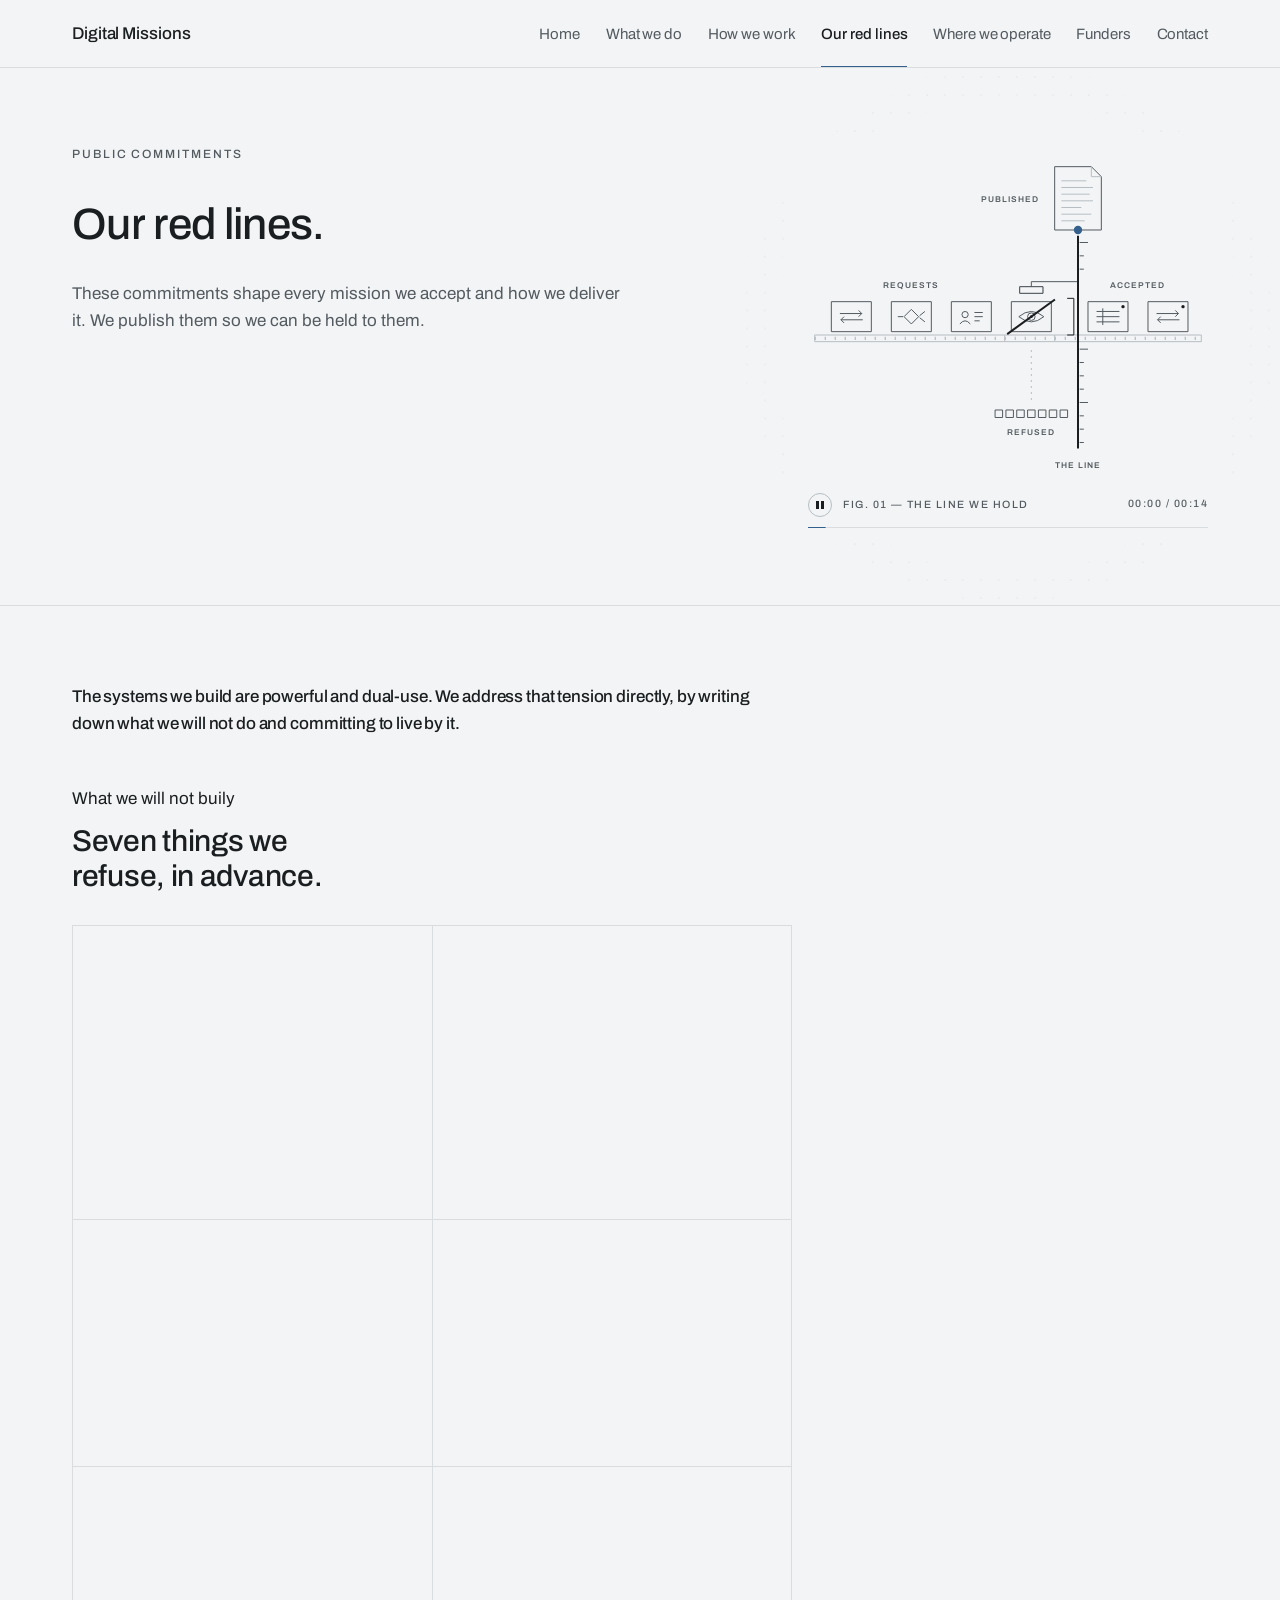
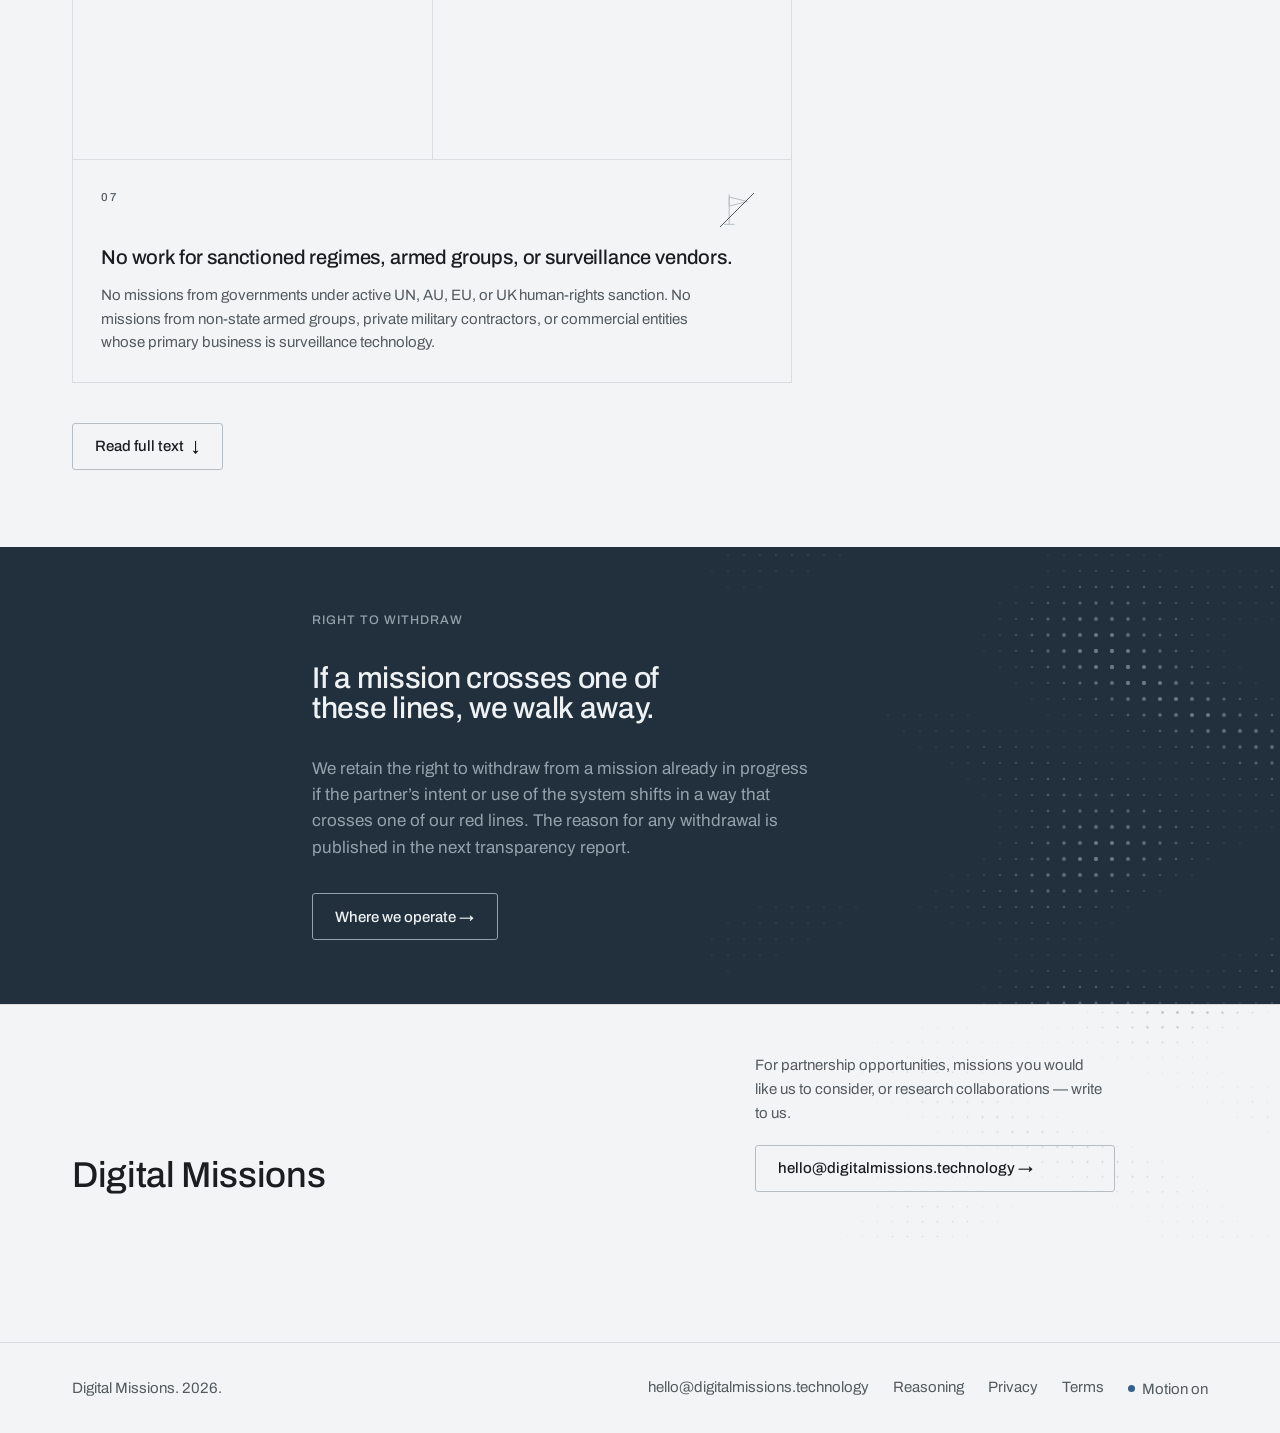
<file: our-red-lines.html>
<!doctype html>
<html lang="en">
<head>
  <meta charset="utf-8">
  <meta name="viewport" content="width=device-width, initial-scale=1">
  <meta name="theme-color" content="#F2F4F5">
  <title>Our red lines &mdash; Digital Missions</title>
  <meta name="description" content="The systems we build are powerful. We have written down, in advance, what we will not do. These commitments shape every mission we accept and how we deliver it.">
  <link rel="canonical" href="https://digitalmissions.technology/our-red-lines.html">
  <link rel="icon" type="image/svg+xml" href="assets/favicon.svg">
  <link rel="preconnect" href="https://fonts.googleapis.com">
  <link rel="preconnect" href="https://fonts.gstatic.com" crossorigin>
  <link rel="stylesheet" href="assets/styles.css?v=20260926.9">
  <script>(function(d){try{if(!matchMedia('(prefers-reduced-motion: reduce)').matches){d.classList.add('motion');var p=null,s=null,w=/\bdm-intro\b/;try{p=localStorage.getItem('dm-motion')}catch(e){}try{s=sessionStorage.getItem('dm-intro')}catch(e){}if(!s&&w.test(window.name)){s='1'}if(p==='paused'){d.classList.add('motion-paused')}else if(!s&&!location.hash){d.classList.add('intro')}if(!d.classList.contains('intro')){try{sessionStorage.setItem('dm-intro','1')}catch(e){}if(!w.test(window.name)){window.name=(window.name+' dm-intro').replace(/^ /,'')}}setTimeout(function(){if(!window.DMMotion){d.classList.remove('motion','intro')}},2500)}}catch(e){}})(document.documentElement);</script>
  <script src="assets/motion.js?v=20260926.9" defer></script>
</head>
<body>

<a class="skip-link" href="#main">Skip to content</a>

<header class="site-header">
  <div class="container header-inner">
    <a class="brand" href="index.html" aria-label="Digital Missions">Digital Missions</a>
    <nav class="primary-nav" aria-label="Primary">
      <ul>
        <li><a href="index.html">Home</a></li>
        <li><a href="what-we-do.html">What we do</a></li>
        <li><a href="how-we-work.html">How we work</a></li>
        <li><a href="our-red-lines.html" aria-current="page">Our red lines</a></li>
        <li><a href="where-we-operate.html">Where we operate</a></li>
        <li><a href="funders.html">Funders</a></li>
        <li><a href="contact.html">Contact</a></li>
      </ul>
    </nav>
    <details class="mobile-nav" aria-label="Primary navigation">
      <summary><span>Toggle navigation</span></summary>
      <div class="mobile-nav-panel">
        <ul>
          <li><a href="index.html">Home</a></li>
          <li><a href="what-we-do.html">What we do</a></li>
          <li><a href="how-we-work.html">How we work</a></li>
          <li><a href="our-red-lines.html" aria-current="page">Our red lines</a></li>
          <li><a href="where-we-operate.html">Where we operate</a></li>
        <li><a href="funders.html">Funders</a></li>
          <li><a href="contact.html">Contact</a></li>
        </ul>
      </div>
    </details>
  </div>
</header>

<main id="main">

  <section class="hero-soft">
    <div class="container">
      <span class="hero-tag">Public commitments</span>
      <h1>Our red lines.</h1>
      <p class="hero-summary">These commitments shape every mission we accept and how we deliver it. We publish them so we can be held to them.</p>

      <svg data-scene="hero-our-red-lines" class="plate hero-plate" data-loop="14" data-still="4.96" fill="none" stroke="currentColor" viewBox="0 0 480 400" xmlns="http://www.w3.org/2000/svg" role="img" aria-label="Schematic of the line we hold. Requests move along a track toward a boundary drawn from our published commitments. A scanner at the line inspects each one: work that respects the commitments passes through, and a request that crosses a red line is struck through, falls away, and is counted against the seven red lines.">
        <title>The line we hold</title>
        <path class="plate-line" vector-effect="non-scaling-stroke" d="M8,228 L236,228 M8,236 L236,236 M8,228 L8,236"/>
        <path class="plate-line" vector-effect="non-scaling-stroke" d="M296,228 L472,228 M296,236 L472,236 M472,228 L472,236"/>
        <path class="plate-line fx-hide" vector-effect="non-scaling-stroke" d="M236,228 L296,228 L296,236 L236,236 Z"/>
        <path class="plate-line fx-hide" vector-effect="non-scaling-stroke" d="M8.75,230 L8.75,234 M20.75,230 L20.75,234 M32.75,230 L32.75,234 M44.75,230 L44.75,234 M56.75,230 L56.75,234 M68.75,230 L68.75,234 M80.75,230 L80.75,234 M92.75,230 L92.75,234 M104.75,230 L104.75,234 M116.75,230 L116.75,234 M128.75,230 L128.75,234 M140.75,230 L140.75,234 M152.75,230 L152.75,234 M164.75,230 L164.75,234 M176.75,230 L176.75,234 M188.75,230 L188.75,234 M200.75,230 L200.75,234 M212.75,230 L212.75,234 M224.75,230 L224.75,234 M236.75,230 L236.75,234 M248.75,230 L248.75,234 M260.75,230 L260.75,234 M272.75,230 L272.75,234 M284.75,230 L284.75,234 M296.75,230 L296.75,234 M308.75,230 L308.75,234 M320.75,230 L320.75,234 M332.75,230 L332.75,234 M344.75,230 L344.75,234 M356.75,230 L356.75,234 M368.75,230 L368.75,234 M380.75,230 L380.75,234 M392.75,230 L392.75,234 M404.75,230 L404.75,234 M416.75,230 L416.75,234 M428.75,230 L428.75,234 M440.75,230 L440.75,234 M452.75,230 L452.75,234 M464.75,230 L464.75,234"/>
        <line class="plate-line" vector-effect="non-scaling-stroke" x1="268" y1="246" x2="268" y2="306" stroke-dasharray="2 4"/>
        <path class="plate-line plate-line--strong" vector-effect="non-scaling-stroke" d="M324,164 L268,164 L268,170"/>
        <rect class="plate-node" vector-effect="non-scaling-stroke" x="254" y="170" width="28" height="8"/>
        <path class="plate-line plate-line--strong" vector-effect="non-scaling-stroke" d="M326,117 L336,117 M326,133 L331,133 M326,149 L331,149 M326,245 L336,245 M326,261 L331,261 M326,277 L331,277 M326,293 L331,293 M326,309 L336,309 M326,325 L331,325 M326,341 L331,341 M326,357 L331,357"/>
        <path class="plate-node" vector-effect="non-scaling-stroke" d="M296,26 L340,26 L352,38 L352,102 L296,102 Z"/>
        <path class="plate-line" vector-effect="non-scaling-stroke" d="M340,26 L340,38 L352,38"/>
        <path class="plate-line" vector-effect="non-scaling-stroke" d="M304,43 L334,43 M304,51 L342,51 M304,59 L338,59 M304,67 L342,67 M304,75 L328,75 M304,83 L340,83 M304,91 L332,91"/>
        <path class="plate-line plate-line--strong" vector-effect="non-scaling-stroke" d="M323.5,109 L323.5,364 M324.5,364 L324.5,109"/>
        <circle class="plate-dot--accent" fill="currentColor" stroke="none" cx="324" cy="102" r="5"/>
        <path class="plate-line plate-line--strong" vector-effect="non-scaling-stroke" d="M224.5,318 h9 v9 h-9 Z M237.5,318 h9 v9 h-9 Z M250.5,318 h9 v9 h-9 Z M263.5,318 h9 v9 h-9 Z M276.5,318 h9 v9 h-9 Z M289.5,318 h9 v9 h-9 Z M302.5,318 h9 v9 h-9 Z"/>
        <g class="fx-hide" transform="translate(52,206)"><rect class="plate-node" vector-effect="non-scaling-stroke" x="-24" y="-18" width="48" height="36"/><g transform="scale(1.25)"><path class="plate-line plate-line--strong" vector-effect="non-scaling-stroke" d="M-11,-5 L11,-5 M-11,0 L11,0 M-11,5 L11,5"/><path class="plate-line plate-line--strong" vector-effect="non-scaling-stroke" d="M-5,-8 L-5,8"/></g></g>
        <g class="fx-hide" transform="translate(124,206)"><rect class="plate-node" vector-effect="non-scaling-stroke" x="-24" y="-18" width="48" height="36"/><g transform="scale(1.25)"><path class="plate-line plate-line--strong" vector-effect="non-scaling-stroke" d="M-8,4 A8,8 0 1 1 8,4"/><path class="plate-line plate-line--strong" vector-effect="non-scaling-stroke" d="M-5,4 A5,5 0 1 1 5,4"/><path class="plate-line plate-line--strong" vector-effect="non-scaling-stroke" d="M-2,4 A2,2 0 1 1 2,4"/></g></g>
        <g class="fx-hide" transform="translate(196,206)"><rect class="plate-node" vector-effect="non-scaling-stroke" x="-24" y="-18" width="48" height="36"/><g transform="scale(1.25)"><circle class="plate-line plate-line--strong" vector-effect="non-scaling-stroke" cx="-6" cy="-2" r="3"/><path class="plate-line plate-line--strong" vector-effect="non-scaling-stroke" d="M-11,7 Q-6,1 -1,7"/><path class="plate-line plate-line--strong" vector-effect="non-scaling-stroke" d="M3,-4 L11,-4 M3,0 L11,0 M3,4 L8,4"/></g></g>
        <g class="fx-hide" transform="translate(268,206)"><rect class="plate-node" vector-effect="non-scaling-stroke" x="-24" y="-18" width="48" height="36"/><g transform="scale(1.25)"><path class="plate-line plate-line--strong" vector-effect="non-scaling-stroke" d="M-11,7 L11,7"/><path class="plate-line plate-line--strong" vector-effect="non-scaling-stroke" d="M-8,7 L-8,3 L-5,3 L-5,7 M-2,7 L-2,-1 L1,-1 L1,7 M4,7 L4,-5 L7,-5 L7,7"/><path class="plate-line plate-line--strong" vector-effect="non-scaling-stroke" d="M-9,-3 L6,-9 M2,-9.2 L6,-9 L5,-5.2"/></g><path class="plate-dot" fill="currentColor" stroke="none" d="M-29.65,20.11 L28.35,-21.89 L29.65,-20.11 L-28.35,21.89 Z"/></g>
        <g class="fx-hide" transform="translate(360,206)"><rect class="plate-node" vector-effect="non-scaling-stroke" x="-24" y="-18" width="48" height="36"/><g transform="scale(1.25)"><path class="plate-line plate-line--strong" vector-effect="non-scaling-stroke" d="M-11,-7 L-4,-7 L-2,-5 L11,-5 L11,7 L-11,7 Z"/><path class="plate-line plate-line--strong" vector-effect="non-scaling-stroke" d="M-11,-2 L11,-2"/></g><circle class="plate-dot" fill="currentColor" stroke="none" cx="18" cy="-12" r="2"/></g>
        <g class="fx-hide" transform="translate(432,206)"><rect class="plate-node" vector-effect="non-scaling-stroke" x="-24" y="-18" width="48" height="36"/><g transform="scale(1.25)"><path class="plate-line plate-line--strong" vector-effect="non-scaling-stroke" d="M-11,-3 L10,-3 M7,-6 L10,-3 L7,0"/><path class="plate-line plate-line--strong" vector-effect="non-scaling-stroke" d="M11,3 L-10,3 M-7,0 L-10,3 L-7,6"/></g><circle class="plate-dot" fill="currentColor" stroke="none" cx="18" cy="-12" r="2"/></g>
        <text class="plate-text" fill="currentColor" stroke="none" x="242" y="68">Published</text>
        <text class="plate-text" fill="currentColor" stroke="none" x="124" y="172">Requests</text>
        <text class="plate-text" fill="currentColor" stroke="none" x="396" y="172">Accepted</text>
        <text class="plate-text" fill="currentColor" stroke="none" x="268" y="348">Refused</text>
        <text class="plate-text" fill="currentColor" stroke="none" x="324" y="388">The line</text>
        <g class="fx" aria-hidden="true"><line class="fx-bar" x1="324" y1="109" x2="324" y2="364"/><line class="fx-tread" x1="8" y1="232" x2="236" y2="232"><animate attributeName="stroke-dashoffset" values="0;-72;-72" keyTimes="0;0.3;1" calcMode="spline" keySplines=".45 0 .55 1;0 0 1 1" dur="1s" repeatCount="indefinite"/></line><line class="fx-tread" x1="296" y1="232" x2="472" y2="232"><animate attributeName="stroke-dashoffset" values="0;-72;-72" keyTimes="0;0.3;1" calcMode="spline" keySplines=".45 0 .55 1;0 0 1 1" dur="1s" repeatCount="indefinite"/></line><g><animateTransform attributeName="transform" type="rotate" values="0 236 232;0 236 232;58 236 232;58 236 232;0 236 232;0 236 232;58 236 232;58 236 232;0 236 232;0 236 232;58 236 232;58 236 232;0 236 232;0 236 232;58 236 232;58 236 232;0 236 232;0 236 232;58 236 232;58 236 232;0 236 232;0 236 232;58 236 232;58 236 232;0 236 232;0 236 232;58 236 232;58 236 232;0 236 232;0 236 232" keyTimes="0;0.05429;0.06143;0.07;0.08;0.19714;0.20429;0.21286;0.22286;0.34;0.34714;0.35571;0.36571;0.41143;0.41857;0.42714;0.43714;0.55429;0.56143;0.57;0.58;0.76857;0.77571;0.78429;0.79429;0.84;0.84714;0.85571;0.86571;1" calcMode="spline" keySplines="0 0 1 1;.16 1 .3 1;0 0 1 1;.45 0 .55 1;0 0 1 1;.16 1 .3 1;0 0 1 1;.45 0 .55 1;0 0 1 1;.16 1 .3 1;0 0 1 1;.45 0 .55 1;0 0 1 1;.16 1 .3 1;0 0 1 1;.45 0 .55 1;0 0 1 1;.16 1 .3 1;0 0 1 1;.45 0 .55 1;0 0 1 1;.16 1 .3 1;0 0 1 1;.45 0 .55 1;0 0 1 1;.16 1 .3 1;0 0 1 1;.45 0 .55 1;0 0 1 1" dur="14s" repeatCount="indefinite"/><rect class="plate-line" vector-effect="non-scaling-stroke" x="236" y="228" width="60" height="8"/><line class="fx-tread" x1="236" y1="232" x2="296" y2="232"><animate attributeName="stroke-dashoffset" values="0;-72;-72" keyTimes="0;0.3;1" calcMode="spline" keySplines=".45 0 .55 1;0 0 1 1" dur="1s" repeatCount="indefinite"/></line></g><g transform="translate(-20,206)" opacity="0"><animateTransform attributeName="transform" type="translate" values="-20,206;52,206;52,206;124,206;124,206;196,206;196,206;268,206;268,206;274,298;274,298" keyTimes="0;0.02143;0.07143;0.09286;0.14286;0.16429;0.21429;0.23571;0.27143;0.30143;1" calcMode="spline" keySplines=".45 0 .55 1;0 0 1 1;.45 0 .55 1;0 0 1 1;.45 0 .55 1;0 0 1 1;.45 0 .55 1;0 0 1 1;.45 0 .55 1;0 0 1 1" dur="14s" begin="-3s" repeatCount="indefinite"/><animate attributeName="opacity" values="0;1;1;0;0" keyTimes="0;0.02143;0.28143;0.30143;1" calcMode="spline" keySplines=".45 0 .55 1;0 0 1 1;.45 0 .55 1;0 0 1 1" dur="14s" begin="-3s" repeatCount="indefinite"/><g><animateTransform attributeName="transform" type="rotate" values="0 0 0;0 0 0;16 0 0;16 0 0;0 0 0" keyTimes="0;0.27143;0.30143;0.99929;1" calcMode="spline" keySplines="0 0 1 1;.45 0 .55 1;0 0 1 1;0 0 1 1" dur="14s" begin="-3s" repeatCount="indefinite"/><rect class="plate-node" vector-effect="non-scaling-stroke" x="-24" y="-18" width="48" height="36"/><g transform="scale(1.25)"><path class="plate-line plate-line--strong" vector-effect="non-scaling-stroke" d="M-12,0 Q0,-10 12,0 Q0,10 -12,0 Z"/><circle class="plate-line plate-line--strong" vector-effect="non-scaling-stroke" cx="0" cy="0" r="3.6"/><circle class="plate-dot" fill="currentColor" stroke="none" cx="0" cy="0" r="1.3"/></g><line class="fx-bar" x1="-29" y1="21" x2="-29" y2="21" opacity="0"><animate attributeName="x2" values="-29;-29;29;29;-29" keyTimes="0;0.25357;0.26143;0.99929;1" calcMode="spline" keySplines="0 0 1 1;.16 1 .3 1;0 0 1 1;0 0 1 1" dur="14s" begin="-3s" repeatCount="indefinite"/><animate attributeName="y2" values="21;21;-21;-21;21" keyTimes="0;0.25357;0.26143;0.99929;1" calcMode="spline" keySplines="0 0 1 1;.16 1 .3 1;0 0 1 1;0 0 1 1" dur="14s" begin="-3s" repeatCount="indefinite"/><animate attributeName="opacity" values="0;0;1;1;0" keyTimes="0;0.25357;0.255;0.99929;1" calcMode="spline" keySplines="0 0 1 1;0 0 1 1;0 0 1 1;0 0 1 1" dur="14s" begin="-3s" repeatCount="indefinite"/></line></g></g><g transform="translate(-20,206)" opacity="0"><animateTransform attributeName="transform" type="translate" values="-20,206;52,206;52,206;124,206;124,206;196,206;196,206;268,206;268,206;360,206;360,206;432,206;432,206;504,206;504,206" keyTimes="0;0.02143;0.07143;0.09286;0.14286;0.16429;0.21429;0.23571;0.28571;0.30714;0.35714;0.37857;0.42857;0.45;1" calcMode="spline" keySplines=".45 0 .55 1;0 0 1 1;.45 0 .55 1;0 0 1 1;.45 0 .55 1;0 0 1 1;.45 0 .55 1;0 0 1 1;.45 0 .55 1;0 0 1 1;.45 0 .55 1;0 0 1 1;.45 0 .55 1;0 0 1 1" dur="14s" begin="-2s" repeatCount="indefinite"/><animate attributeName="opacity" values="0;1;1;0;0" keyTimes="0;0.02143;0.42857;0.45;1" calcMode="spline" keySplines=".45 0 .55 1;0 0 1 1;.45 0 .55 1;0 0 1 1" dur="14s" begin="-2s" repeatCount="indefinite"/><g><rect class="plate-node" vector-effect="non-scaling-stroke" x="-24" y="-18" width="48" height="36"/><g transform="scale(1.25)"><circle class="plate-line plate-line--strong" vector-effect="non-scaling-stroke" cx="-6" cy="-2" r="3"/><path class="plate-line plate-line--strong" vector-effect="non-scaling-stroke" d="M-11,7 Q-6,1 -1,7"/><path class="plate-line plate-line--strong" vector-effect="non-scaling-stroke" d="M3,-4 L11,-4 M3,0 L11,0 M3,4 L8,4"/></g><circle class="plate-dot" cx="18" cy="-12" r="2" opacity="0"><animate attributeName="opacity" values="0;0;1;1;0" keyTimes="0;0.25357;0.25929;0.99929;1" calcMode="spline" keySplines="0 0 1 1;.16 1 .3 1;0 0 1 1;0 0 1 1" dur="14s" begin="-2s" repeatCount="indefinite"/></circle></g></g><g transform="translate(-20,206)" opacity="0"><animateTransform attributeName="transform" type="translate" values="-20,206;52,206;52,206;124,206;124,206;196,206;196,206;268,206;268,206;274,298;274,298" keyTimes="0;0.02143;0.07143;0.09286;0.14286;0.16429;0.21429;0.23571;0.27143;0.30143;1" calcMode="spline" keySplines=".45 0 .55 1;0 0 1 1;.45 0 .55 1;0 0 1 1;.45 0 .55 1;0 0 1 1;.45 0 .55 1;0 0 1 1;.45 0 .55 1;0 0 1 1" dur="14s" begin="-1s" repeatCount="indefinite"/><animate attributeName="opacity" values="0;1;1;0;0" keyTimes="0;0.02143;0.28143;0.30143;1" calcMode="spline" keySplines=".45 0 .55 1;0 0 1 1;.45 0 .55 1;0 0 1 1" dur="14s" begin="-1s" repeatCount="indefinite"/><g><animateTransform attributeName="transform" type="rotate" values="0 0 0;0 0 0;16 0 0;16 0 0;0 0 0" keyTimes="0;0.27143;0.30143;0.99929;1" calcMode="spline" keySplines="0 0 1 1;.45 0 .55 1;0 0 1 1;0 0 1 1" dur="14s" begin="-1s" repeatCount="indefinite"/><rect class="plate-node" vector-effect="non-scaling-stroke" x="-24" y="-18" width="48" height="36"/><g transform="scale(1.25)"><path class="plate-line plate-line--strong" vector-effect="non-scaling-stroke" d="M0,-7 L7,0 L0,7 L-7,0 Z"/><path class="plate-line plate-line--strong" vector-effect="non-scaling-stroke" d="M-13,0 L-8,0 M8,-1 L13,-5 M8,1 L13,5"/></g><line class="fx-bar" x1="-29" y1="21" x2="-29" y2="21" opacity="0"><animate attributeName="x2" values="-29;-29;29;29;-29" keyTimes="0;0.25357;0.26143;0.99929;1" calcMode="spline" keySplines="0 0 1 1;.16 1 .3 1;0 0 1 1;0 0 1 1" dur="14s" begin="-1s" repeatCount="indefinite"/><animate attributeName="y2" values="21;21;-21;-21;21" keyTimes="0;0.25357;0.26143;0.99929;1" calcMode="spline" keySplines="0 0 1 1;.16 1 .3 1;0 0 1 1;0 0 1 1" dur="14s" begin="-1s" repeatCount="indefinite"/><animate attributeName="opacity" values="0;0;1;1;0" keyTimes="0;0.25357;0.255;0.99929;1" calcMode="spline" keySplines="0 0 1 1;0 0 1 1;0 0 1 1;0 0 1 1" dur="14s" begin="-1s" repeatCount="indefinite"/></line></g></g><g transform="translate(-20,206)" opacity="0"><animateTransform attributeName="transform" type="translate" values="-20,206;52,206;52,206;124,206;124,206;196,206;196,206;268,206;268,206;360,206;360,206;432,206;432,206;504,206;504,206" keyTimes="0;0.02143;0.07143;0.09286;0.14286;0.16429;0.21429;0.23571;0.28571;0.30714;0.35714;0.37857;0.42857;0.45;1" calcMode="spline" keySplines=".45 0 .55 1;0 0 1 1;.45 0 .55 1;0 0 1 1;.45 0 .55 1;0 0 1 1;.45 0 .55 1;0 0 1 1;.45 0 .55 1;0 0 1 1;.45 0 .55 1;0 0 1 1;.45 0 .55 1;0 0 1 1" dur="14s" repeatCount="indefinite"/><animate attributeName="opacity" values="0;1;1;0;0" keyTimes="0;0.02143;0.42857;0.45;1" calcMode="spline" keySplines=".45 0 .55 1;0 0 1 1;.45 0 .55 1;0 0 1 1" dur="14s" repeatCount="indefinite"/><g><rect class="plate-node" vector-effect="non-scaling-stroke" x="-24" y="-18" width="48" height="36"/><g transform="scale(1.25)"><path class="plate-line plate-line--strong" vector-effect="non-scaling-stroke" d="M-11,-3 L10,-3 M7,-6 L10,-3 L7,0"/><path class="plate-line plate-line--strong" vector-effect="non-scaling-stroke" d="M11,3 L-10,3 M-7,0 L-10,3 L-7,6"/></g><circle class="plate-dot" cx="18" cy="-12" r="2" opacity="0"><animate attributeName="opacity" values="0;0;1;1;0" keyTimes="0;0.25357;0.25929;0.99929;1" calcMode="spline" keySplines="0 0 1 1;.16 1 .3 1;0 0 1 1;0 0 1 1" dur="14s" repeatCount="indefinite"/></circle></g></g><g transform="translate(-20,206)" opacity="0"><animateTransform attributeName="transform" type="translate" values="-20,206;52,206;52,206;124,206;124,206;196,206;196,206;268,206;268,206;274,298;274,298" keyTimes="0;0.02143;0.07143;0.09286;0.14286;0.16429;0.21429;0.23571;0.27143;0.30143;1" calcMode="spline" keySplines=".45 0 .55 1;0 0 1 1;.45 0 .55 1;0 0 1 1;.45 0 .55 1;0 0 1 1;.45 0 .55 1;0 0 1 1;.45 0 .55 1;0 0 1 1" dur="14s" begin="-13s" repeatCount="indefinite"/><animate attributeName="opacity" values="0;1;1;0;0" keyTimes="0;0.02143;0.28143;0.30143;1" calcMode="spline" keySplines=".45 0 .55 1;0 0 1 1;.45 0 .55 1;0 0 1 1" dur="14s" begin="-13s" repeatCount="indefinite"/><g><animateTransform attributeName="transform" type="rotate" values="0 0 0;0 0 0;16 0 0;16 0 0;0 0 0" keyTimes="0;0.27143;0.30143;0.99929;1" calcMode="spline" keySplines="0 0 1 1;.45 0 .55 1;0 0 1 1;0 0 1 1" dur="14s" begin="-13s" repeatCount="indefinite"/><rect class="plate-node" vector-effect="non-scaling-stroke" x="-24" y="-18" width="48" height="36"/><g transform="scale(1.25)"><path class="plate-line plate-line--strong" vector-effect="non-scaling-stroke" d="M-11,7 L11,7"/><path class="plate-line plate-line--strong" vector-effect="non-scaling-stroke" d="M-8,7 L-8,3 L-5,3 L-5,7 M-2,7 L-2,-1 L1,-1 L1,7 M4,7 L4,-5 L7,-5 L7,7"/><path class="plate-line plate-line--strong" vector-effect="non-scaling-stroke" d="M-9,-3 L6,-9 M2,-9.2 L6,-9 L5,-5.2"/></g><line class="fx-bar" x1="-29" y1="21" x2="-29" y2="21" opacity="0"><animate attributeName="x2" values="-29;-29;29;29;-29" keyTimes="0;0.25357;0.26143;0.99929;1" calcMode="spline" keySplines="0 0 1 1;.16 1 .3 1;0 0 1 1;0 0 1 1" dur="14s" begin="-13s" repeatCount="indefinite"/><animate attributeName="y2" values="21;21;-21;-21;21" keyTimes="0;0.25357;0.26143;0.99929;1" calcMode="spline" keySplines="0 0 1 1;.16 1 .3 1;0 0 1 1;0 0 1 1" dur="14s" begin="-13s" repeatCount="indefinite"/><animate attributeName="opacity" values="0;0;1;1;0" keyTimes="0;0.25357;0.255;0.99929;1" calcMode="spline" keySplines="0 0 1 1;0 0 1 1;0 0 1 1;0 0 1 1" dur="14s" begin="-13s" repeatCount="indefinite"/></line></g></g><g transform="translate(-20,206)" opacity="0"><animateTransform attributeName="transform" type="translate" values="-20,206;52,206;52,206;124,206;124,206;196,206;196,206;268,206;268,206;274,298;274,298" keyTimes="0;0.02143;0.07143;0.09286;0.14286;0.16429;0.21429;0.23571;0.27143;0.30143;1" calcMode="spline" keySplines=".45 0 .55 1;0 0 1 1;.45 0 .55 1;0 0 1 1;.45 0 .55 1;0 0 1 1;.45 0 .55 1;0 0 1 1;.45 0 .55 1;0 0 1 1" dur="14s" begin="-12s" repeatCount="indefinite"/><animate attributeName="opacity" values="0;1;1;0;0" keyTimes="0;0.02143;0.28143;0.30143;1" calcMode="spline" keySplines=".45 0 .55 1;0 0 1 1;.45 0 .55 1;0 0 1 1" dur="14s" begin="-12s" repeatCount="indefinite"/><g><animateTransform attributeName="transform" type="rotate" values="0 0 0;0 0 0;16 0 0;16 0 0;0 0 0" keyTimes="0;0.27143;0.30143;0.99929;1" calcMode="spline" keySplines="0 0 1 1;.45 0 .55 1;0 0 1 1;0 0 1 1" dur="14s" begin="-12s" repeatCount="indefinite"/><rect class="plate-node" vector-effect="non-scaling-stroke" x="-24" y="-18" width="48" height="36"/><g transform="scale(1.25)"><circle class="plate-line plate-line--strong" vector-effect="non-scaling-stroke" cx="-4" cy="0" r="6.5"/><circle class="plate-line plate-line--strong" vector-effect="non-scaling-stroke" cx="4" cy="0" r="6.5" stroke-dasharray="2 2"/></g><line class="fx-bar" x1="-29" y1="21" x2="-29" y2="21" opacity="0"><animate attributeName="x2" values="-29;-29;29;29;-29" keyTimes="0;0.25357;0.26143;0.99929;1" calcMode="spline" keySplines="0 0 1 1;.16 1 .3 1;0 0 1 1;0 0 1 1" dur="14s" begin="-12s" repeatCount="indefinite"/><animate attributeName="y2" values="21;21;-21;-21;21" keyTimes="0;0.25357;0.26143;0.99929;1" calcMode="spline" keySplines="0 0 1 1;.16 1 .3 1;0 0 1 1;0 0 1 1" dur="14s" begin="-12s" repeatCount="indefinite"/><animate attributeName="opacity" values="0;0;1;1;0" keyTimes="0;0.25357;0.255;0.99929;1" calcMode="spline" keySplines="0 0 1 1;0 0 1 1;0 0 1 1;0 0 1 1" dur="14s" begin="-12s" repeatCount="indefinite"/></line></g></g><g transform="translate(-20,206)" opacity="0"><animateTransform attributeName="transform" type="translate" values="-20,206;52,206;52,206;124,206;124,206;196,206;196,206;268,206;268,206;360,206;360,206;432,206;432,206;504,206;504,206" keyTimes="0;0.02143;0.07143;0.09286;0.14286;0.16429;0.21429;0.23571;0.28571;0.30714;0.35714;0.37857;0.42857;0.45;1" calcMode="spline" keySplines=".45 0 .55 1;0 0 1 1;.45 0 .55 1;0 0 1 1;.45 0 .55 1;0 0 1 1;.45 0 .55 1;0 0 1 1;.45 0 .55 1;0 0 1 1;.45 0 .55 1;0 0 1 1;.45 0 .55 1;0 0 1 1" dur="14s" begin="-11s" repeatCount="indefinite"/><animate attributeName="opacity" values="0;1;1;0;0" keyTimes="0;0.02143;0.42857;0.45;1" calcMode="spline" keySplines=".45 0 .55 1;0 0 1 1;.45 0 .55 1;0 0 1 1" dur="14s" begin="-11s" repeatCount="indefinite"/><g><rect class="plate-node" vector-effect="non-scaling-stroke" x="-24" y="-18" width="48" height="36"/><g transform="scale(1.25)"><path class="plate-line plate-line--strong" vector-effect="non-scaling-stroke" d="M-11,-5 L11,-5 M-11,0 L11,0 M-11,5 L11,5"/><path class="plate-line plate-line--strong" vector-effect="non-scaling-stroke" d="M-5,-8 L-5,8"/></g><circle class="plate-dot" cx="18" cy="-12" r="2" opacity="0"><animate attributeName="opacity" values="0;0;1;1;0" keyTimes="0;0.25357;0.25929;0.99929;1" calcMode="spline" keySplines="0 0 1 1;.16 1 .3 1;0 0 1 1;0 0 1 1" dur="14s" begin="-11s" repeatCount="indefinite"/></circle></g></g><g transform="translate(-20,206)" opacity="0"><animateTransform attributeName="transform" type="translate" values="-20,206;52,206;52,206;124,206;124,206;196,206;196,206;268,206;268,206;274,298;274,298" keyTimes="0;0.02143;0.07143;0.09286;0.14286;0.16429;0.21429;0.23571;0.27143;0.30143;1" calcMode="spline" keySplines=".45 0 .55 1;0 0 1 1;.45 0 .55 1;0 0 1 1;.45 0 .55 1;0 0 1 1;.45 0 .55 1;0 0 1 1;.45 0 .55 1;0 0 1 1" dur="14s" begin="-10s" repeatCount="indefinite"/><animate attributeName="opacity" values="0;1;1;0;0" keyTimes="0;0.02143;0.28143;0.30143;1" calcMode="spline" keySplines=".45 0 .55 1;0 0 1 1;.45 0 .55 1;0 0 1 1" dur="14s" begin="-10s" repeatCount="indefinite"/><g><animateTransform attributeName="transform" type="rotate" values="0 0 0;0 0 0;16 0 0;16 0 0;0 0 0" keyTimes="0;0.27143;0.30143;0.99929;1" calcMode="spline" keySplines="0 0 1 1;.45 0 .55 1;0 0 1 1;0 0 1 1" dur="14s" begin="-10s" repeatCount="indefinite"/><rect class="plate-node" vector-effect="non-scaling-stroke" x="-24" y="-18" width="48" height="36"/><g transform="scale(1.25)"><circle class="plate-dot" fill="currentColor" stroke="none" cx="-12" cy="0" r="2"/><path class="plate-line plate-line--strong" vector-effect="non-scaling-stroke" d="M-9,0 L1,0 M-2,-3 L1,0 L-2,3"/><path class="plate-line plate-line--strong" vector-effect="non-scaling-stroke" d="M4,-7 L4,7 M6.5,-7 L6.5,7"/><path class="plate-line plate-line--strong" vector-effect="non-scaling-stroke" d="M9,-4 L14,-4 L14,4 L9,4 Z"/></g><line class="fx-bar" x1="-29" y1="21" x2="-29" y2="21" opacity="0"><animate attributeName="x2" values="-29;-29;29;29;-29" keyTimes="0;0.25357;0.26143;0.99929;1" calcMode="spline" keySplines="0 0 1 1;.16 1 .3 1;0 0 1 1;0 0 1 1" dur="14s" begin="-10s" repeatCount="indefinite"/><animate attributeName="y2" values="21;21;-21;-21;21" keyTimes="0;0.25357;0.26143;0.99929;1" calcMode="spline" keySplines="0 0 1 1;.16 1 .3 1;0 0 1 1;0 0 1 1" dur="14s" begin="-10s" repeatCount="indefinite"/><animate attributeName="opacity" values="0;0;1;1;0" keyTimes="0;0.25357;0.255;0.99929;1" calcMode="spline" keySplines="0 0 1 1;0 0 1 1;0 0 1 1;0 0 1 1" dur="14s" begin="-10s" repeatCount="indefinite"/></line></g></g><g transform="translate(-20,206)" opacity="0"><animateTransform attributeName="transform" type="translate" values="-20,206;52,206;52,206;124,206;124,206;196,206;196,206;268,206;268,206;360,206;360,206;432,206;432,206;504,206;504,206" keyTimes="0;0.02143;0.07143;0.09286;0.14286;0.16429;0.21429;0.23571;0.28571;0.30714;0.35714;0.37857;0.42857;0.45;1" calcMode="spline" keySplines=".45 0 .55 1;0 0 1 1;.45 0 .55 1;0 0 1 1;.45 0 .55 1;0 0 1 1;.45 0 .55 1;0 0 1 1;.45 0 .55 1;0 0 1 1;.45 0 .55 1;0 0 1 1;.45 0 .55 1;0 0 1 1" dur="14s" begin="-9s" repeatCount="indefinite"/><animate attributeName="opacity" values="0;1;1;0;0" keyTimes="0;0.02143;0.42857;0.45;1" calcMode="spline" keySplines=".45 0 .55 1;0 0 1 1;.45 0 .55 1;0 0 1 1" dur="14s" begin="-9s" repeatCount="indefinite"/><g><rect class="plate-node" vector-effect="non-scaling-stroke" x="-24" y="-18" width="48" height="36"/><g transform="scale(1.25)"><path class="plate-line plate-line--strong" vector-effect="non-scaling-stroke" d="M-11,-7 L-4,-7 L-2,-5 L11,-5 L11,7 L-11,7 Z"/><path class="plate-line plate-line--strong" vector-effect="non-scaling-stroke" d="M-11,-2 L11,-2"/></g><circle class="plate-dot" cx="18" cy="-12" r="2" opacity="0"><animate attributeName="opacity" values="0;0;1;1;0" keyTimes="0;0.25357;0.25929;0.99929;1" calcMode="spline" keySplines="0 0 1 1;.16 1 .3 1;0 0 1 1;0 0 1 1" dur="14s" begin="-9s" repeatCount="indefinite"/></circle></g></g><g transform="translate(-20,206)" opacity="0"><animateTransform attributeName="transform" type="translate" values="-20,206;52,206;52,206;124,206;124,206;196,206;196,206;268,206;268,206;360,206;360,206;432,206;432,206;504,206;504,206" keyTimes="0;0.02143;0.07143;0.09286;0.14286;0.16429;0.21429;0.23571;0.28571;0.30714;0.35714;0.37857;0.42857;0.45;1" calcMode="spline" keySplines=".45 0 .55 1;0 0 1 1;.45 0 .55 1;0 0 1 1;.45 0 .55 1;0 0 1 1;.45 0 .55 1;0 0 1 1;.45 0 .55 1;0 0 1 1;.45 0 .55 1;0 0 1 1;.45 0 .55 1;0 0 1 1" dur="14s" begin="-8s" repeatCount="indefinite"/><animate attributeName="opacity" values="0;1;1;0;0" keyTimes="0;0.02143;0.42857;0.45;1" calcMode="spline" keySplines=".45 0 .55 1;0 0 1 1;.45 0 .55 1;0 0 1 1" dur="14s" begin="-8s" repeatCount="indefinite"/><g><rect class="plate-node" vector-effect="non-scaling-stroke" x="-24" y="-18" width="48" height="36"/><g transform="scale(1.25)"><circle class="plate-line plate-line--strong" vector-effect="non-scaling-stroke" cx="-6" cy="-2" r="3"/><path class="plate-line plate-line--strong" vector-effect="non-scaling-stroke" d="M-11,7 Q-6,1 -1,7"/><path class="plate-line plate-line--strong" vector-effect="non-scaling-stroke" d="M3,-4 L11,-4 M3,0 L11,0 M3,4 L8,4"/></g><circle class="plate-dot" cx="18" cy="-12" r="2" opacity="0"><animate attributeName="opacity" values="0;0;1;1;0" keyTimes="0;0.25357;0.25929;0.99929;1" calcMode="spline" keySplines="0 0 1 1;.16 1 .3 1;0 0 1 1;0 0 1 1" dur="14s" begin="-8s" repeatCount="indefinite"/></circle></g></g><g transform="translate(-20,206)" opacity="0"><animateTransform attributeName="transform" type="translate" values="-20,206;52,206;52,206;124,206;124,206;196,206;196,206;268,206;268,206;274,298;274,298" keyTimes="0;0.02143;0.07143;0.09286;0.14286;0.16429;0.21429;0.23571;0.27143;0.30143;1" calcMode="spline" keySplines=".45 0 .55 1;0 0 1 1;.45 0 .55 1;0 0 1 1;.45 0 .55 1;0 0 1 1;.45 0 .55 1;0 0 1 1;.45 0 .55 1;0 0 1 1" dur="14s" begin="-7s" repeatCount="indefinite"/><animate attributeName="opacity" values="0;1;1;0;0" keyTimes="0;0.02143;0.28143;0.30143;1" calcMode="spline" keySplines=".45 0 .55 1;0 0 1 1;.45 0 .55 1;0 0 1 1" dur="14s" begin="-7s" repeatCount="indefinite"/><g><animateTransform attributeName="transform" type="rotate" values="0 0 0;0 0 0;16 0 0;16 0 0;0 0 0" keyTimes="0;0.27143;0.30143;0.99929;1" calcMode="spline" keySplines="0 0 1 1;.45 0 .55 1;0 0 1 1;0 0 1 1" dur="14s" begin="-7s" repeatCount="indefinite"/><rect class="plate-node" vector-effect="non-scaling-stroke" x="-24" y="-18" width="48" height="36"/><g transform="scale(1.25)"><path class="plate-line plate-line--strong" vector-effect="non-scaling-stroke" d="M-8,4 A8,8 0 1 1 8,4"/><path class="plate-line plate-line--strong" vector-effect="non-scaling-stroke" d="M-5,4 A5,5 0 1 1 5,4"/><path class="plate-line plate-line--strong" vector-effect="non-scaling-stroke" d="M-2,4 A2,2 0 1 1 2,4"/></g><line class="fx-bar" x1="-29" y1="21" x2="-29" y2="21" opacity="0"><animate attributeName="x2" values="-29;-29;29;29;-29" keyTimes="0;0.25357;0.26143;0.99929;1" calcMode="spline" keySplines="0 0 1 1;.16 1 .3 1;0 0 1 1;0 0 1 1" dur="14s" begin="-7s" repeatCount="indefinite"/><animate attributeName="y2" values="21;21;-21;-21;21" keyTimes="0;0.25357;0.26143;0.99929;1" calcMode="spline" keySplines="0 0 1 1;.16 1 .3 1;0 0 1 1;0 0 1 1" dur="14s" begin="-7s" repeatCount="indefinite"/><animate attributeName="opacity" values="0;0;1;1;0" keyTimes="0;0.25357;0.255;0.99929;1" calcMode="spline" keySplines="0 0 1 1;0 0 1 1;0 0 1 1;0 0 1 1" dur="14s" begin="-7s" repeatCount="indefinite"/></line></g></g><g transform="translate(-20,206)" opacity="0"><animateTransform attributeName="transform" type="translate" values="-20,206;52,206;52,206;124,206;124,206;196,206;196,206;268,206;268,206;274,298;274,298" keyTimes="0;0.02143;0.07143;0.09286;0.14286;0.16429;0.21429;0.23571;0.27143;0.30143;1" calcMode="spline" keySplines=".45 0 .55 1;0 0 1 1;.45 0 .55 1;0 0 1 1;.45 0 .55 1;0 0 1 1;.45 0 .55 1;0 0 1 1;.45 0 .55 1;0 0 1 1" dur="14s" begin="-6s" repeatCount="indefinite"/><animate attributeName="opacity" values="0;1;1;0;0" keyTimes="0;0.02143;0.28143;0.30143;1" calcMode="spline" keySplines=".45 0 .55 1;0 0 1 1;.45 0 .55 1;0 0 1 1" dur="14s" begin="-6s" repeatCount="indefinite"/><g><animateTransform attributeName="transform" type="rotate" values="0 0 0;0 0 0;16 0 0;16 0 0;0 0 0" keyTimes="0;0.27143;0.30143;0.99929;1" calcMode="spline" keySplines="0 0 1 1;.45 0 .55 1;0 0 1 1;0 0 1 1" dur="14s" begin="-6s" repeatCount="indefinite"/><rect class="plate-node" vector-effect="non-scaling-stroke" x="-24" y="-18" width="48" height="36"/><g transform="scale(1.25)"><path class="plate-line plate-line--strong" vector-effect="non-scaling-stroke" d="M-6,-8 L-6,8"/><path class="plate-line plate-line--strong" vector-effect="non-scaling-stroke" d="M-6,-7 L7,-3.5 L-6,0 Z"/><path class="plate-line plate-line--strong" vector-effect="non-scaling-stroke" d="M-10,8 L-2,8"/></g><line class="fx-bar" x1="-29" y1="21" x2="-29" y2="21" opacity="0"><animate attributeName="x2" values="-29;-29;29;29;-29" keyTimes="0;0.25357;0.26143;0.99929;1" calcMode="spline" keySplines="0 0 1 1;.16 1 .3 1;0 0 1 1;0 0 1 1" dur="14s" begin="-6s" repeatCount="indefinite"/><animate attributeName="y2" values="21;21;-21;-21;21" keyTimes="0;0.25357;0.26143;0.99929;1" calcMode="spline" keySplines="0 0 1 1;.16 1 .3 1;0 0 1 1;0 0 1 1" dur="14s" begin="-6s" repeatCount="indefinite"/><animate attributeName="opacity" values="0;0;1;1;0" keyTimes="0;0.25357;0.255;0.99929;1" calcMode="spline" keySplines="0 0 1 1;0 0 1 1;0 0 1 1;0 0 1 1" dur="14s" begin="-6s" repeatCount="indefinite"/></line></g></g><g transform="translate(-20,206)" opacity="0"><animateTransform attributeName="transform" type="translate" values="-20,206;52,206;52,206;124,206;124,206;196,206;196,206;268,206;268,206;360,206;360,206;432,206;432,206;504,206;504,206" keyTimes="0;0.02143;0.07143;0.09286;0.14286;0.16429;0.21429;0.23571;0.28571;0.30714;0.35714;0.37857;0.42857;0.45;1" calcMode="spline" keySplines=".45 0 .55 1;0 0 1 1;.45 0 .55 1;0 0 1 1;.45 0 .55 1;0 0 1 1;.45 0 .55 1;0 0 1 1;.45 0 .55 1;0 0 1 1;.45 0 .55 1;0 0 1 1;.45 0 .55 1;0 0 1 1" dur="14s" begin="-5s" repeatCount="indefinite"/><animate attributeName="opacity" values="0;1;1;0;0" keyTimes="0;0.02143;0.42857;0.45;1" calcMode="spline" keySplines=".45 0 .55 1;0 0 1 1;.45 0 .55 1;0 0 1 1" dur="14s" begin="-5s" repeatCount="indefinite"/><g><rect class="plate-node" vector-effect="non-scaling-stroke" x="-24" y="-18" width="48" height="36"/><g transform="scale(1.25)"><path class="plate-line plate-line--strong" vector-effect="non-scaling-stroke" d="M-11,-3 L10,-3 M7,-6 L10,-3 L7,0"/><path class="plate-line plate-line--strong" vector-effect="non-scaling-stroke" d="M11,3 L-10,3 M-7,0 L-10,3 L-7,6"/></g><circle class="plate-dot" cx="18" cy="-12" r="2" opacity="0"><animate attributeName="opacity" values="0;0;1;1;0" keyTimes="0;0.25357;0.25929;0.99929;1" calcMode="spline" keySplines="0 0 1 1;.16 1 .3 1;0 0 1 1;0 0 1 1" dur="14s" begin="-5s" repeatCount="indefinite"/></circle></g></g><g transform="translate(-20,206)" opacity="0"><animateTransform attributeName="transform" type="translate" values="-20,206;52,206;52,206;124,206;124,206;196,206;196,206;268,206;268,206;360,206;360,206;432,206;432,206;504,206;504,206" keyTimes="0;0.02143;0.07143;0.09286;0.14286;0.16429;0.21429;0.23571;0.28571;0.30714;0.35714;0.37857;0.42857;0.45;1" calcMode="spline" keySplines=".45 0 .55 1;0 0 1 1;.45 0 .55 1;0 0 1 1;.45 0 .55 1;0 0 1 1;.45 0 .55 1;0 0 1 1;.45 0 .55 1;0 0 1 1;.45 0 .55 1;0 0 1 1;.45 0 .55 1;0 0 1 1" dur="14s" begin="-4s" repeatCount="indefinite"/><animate attributeName="opacity" values="0;1;1;0;0" keyTimes="0;0.02143;0.42857;0.45;1" calcMode="spline" keySplines=".45 0 .55 1;0 0 1 1;.45 0 .55 1;0 0 1 1" dur="14s" begin="-4s" repeatCount="indefinite"/><g><rect class="plate-node" vector-effect="non-scaling-stroke" x="-24" y="-18" width="48" height="36"/><g transform="scale(1.25)"><path class="plate-line plate-line--strong" vector-effect="non-scaling-stroke" d="M-11,-5 L11,-5 M-11,0 L11,0 M-11,5 L11,5"/><path class="plate-line plate-line--strong" vector-effect="non-scaling-stroke" d="M-5,-8 L-5,8"/></g><circle class="plate-dot" cx="18" cy="-12" r="2" opacity="0"><animate attributeName="opacity" values="0;0;1;1;0" keyTimes="0;0.25357;0.25929;0.99929;1" calcMode="spline" keySplines="0 0 1 1;.16 1 .3 1;0 0 1 1;0 0 1 1" dur="14s" begin="-4s" repeatCount="indefinite"/></circle></g></g><path class="fx-wedge" d="M258,178 L278,178 L295,225 L241,225 Z" opacity="0"><animate attributeName="opacity" values="0;0;1;1;0;0" keyTimes="0;0.3;0.35;0.54;0.62;1" calcMode="spline" keySplines="0 0 1 1;0 0 1 1;0 0 1 1;0 0 1 1;0 0 1 1" dur="1s" repeatCount="indefinite"/></path><line class="fx-sweep" x1="290" y1="185" x2="290" y2="227" opacity="0"><animate attributeName="x1" values="290;290;246;246" keyTimes="0;0.3;0.54;1" calcMode="spline" keySplines="0 0 1 1;.45 0 .55 1;0 0 1 1" dur="1s" repeatCount="indefinite"/><animate attributeName="x2" values="290;290;246;246" keyTimes="0;0.3;0.54;1" calcMode="spline" keySplines="0 0 1 1;.45 0 .55 1;0 0 1 1" dur="1s" repeatCount="indefinite"/><animate attributeName="opacity" values="0;0;1;1;0;0" keyTimes="0;0.3;0.33;0.52;0.58;1" calcMode="spline" keySplines="0 0 1 1;0 0 1 1;0 0 1 1;0 0 1 1;0 0 1 1" dur="1s" repeatCount="indefinite"/></line><rect class="fx-hi" x="254" y="170" width="28" height="8" opacity="0"><animate attributeName="opacity" values="0;0;1;1;0;0" keyTimes="0;0.28;0.33;0.54;0.64;1" calcMode="spline" keySplines="0 0 1 1;0 0 1 1;0 0 1 1;0 0 1 1;0 0 1 1" dur="1s" repeatCount="indefinite"/></rect><path class="fx-hi" d="M311,184 L319,184 L319,228 L311,228" opacity="0"><animate attributeName="opacity" values="0;0;1;1;0;0;1;1;0;0;1;1;0;0;1;1;0;0;1;1;0;0;1;1;0;0;1;1;0;0" keyTimes="0;0.03929;0.04357;0.05571;0.08714;0.18214;0.18643;0.19857;0.23;0.325;0.32929;0.34143;0.37286;0.39643;0.40071;0.41286;0.44429;0.53929;0.54357;0.55571;0.58714;0.75357;0.75786;0.77;0.80143;0.825;0.82929;0.84143;0.87286;1" calcMode="spline" keySplines="0 0 1 1;.16 1 .3 1;0 0 1 1;.45 0 .55 1;0 0 1 1;.16 1 .3 1;0 0 1 1;.45 0 .55 1;0 0 1 1;.16 1 .3 1;0 0 1 1;.45 0 .55 1;0 0 1 1;.16 1 .3 1;0 0 1 1;.45 0 .55 1;0 0 1 1;.16 1 .3 1;0 0 1 1;.45 0 .55 1;0 0 1 1;.16 1 .3 1;0 0 1 1;.45 0 .55 1;0 0 1 1;.16 1 .3 1;0 0 1 1;.45 0 .55 1;0 0 1 1" dur="14s" repeatCount="indefinite"/></path><circle class="fx-packet" r="3" opacity="0"><animateMotion path="M268,170 L268,164 L324,164 L324,108" keyPoints="0;0;1;1;0" keyTimes="0;0.04857;0.08;0.99929;1" calcMode="spline" keySplines="0 0 1 1;.45 0 .55 1;0 0 1 1;0 0 1 1" dur="14s" repeatCount="indefinite"/><animate attributeName="opacity" values="0;0;1;1;0;0" keyTimes="0;0.04857;0.05071;0.07857;0.08143;1" calcMode="spline" keySplines="0 0 1 1;0 0 1 1;0 0 1 1;0 0 1 1;0 0 1 1" dur="14s" repeatCount="indefinite"/></circle><circle class="fx-packet" r="3" opacity="0"><animateMotion path="M268,170 L268,164 L324,164 L324,108" keyPoints="0;0;1;1;0" keyTimes="0;0.19143;0.22286;0.99929;1" calcMode="spline" keySplines="0 0 1 1;.45 0 .55 1;0 0 1 1;0 0 1 1" dur="14s" repeatCount="indefinite"/><animate attributeName="opacity" values="0;0;1;1;0;0" keyTimes="0;0.19143;0.19357;0.22143;0.22429;1" calcMode="spline" keySplines="0 0 1 1;0 0 1 1;0 0 1 1;0 0 1 1;0 0 1 1" dur="14s" repeatCount="indefinite"/></circle><circle class="fx-packet" r="3" opacity="0"><animateMotion path="M268,170 L268,164 L324,164 L324,108" keyPoints="0;0;1;1;0" keyTimes="0;0.33429;0.36571;0.99929;1" calcMode="spline" keySplines="0 0 1 1;.45 0 .55 1;0 0 1 1;0 0 1 1" dur="14s" repeatCount="indefinite"/><animate attributeName="opacity" values="0;0;1;1;0;0" keyTimes="0;0.33429;0.33643;0.36429;0.36714;1" calcMode="spline" keySplines="0 0 1 1;0 0 1 1;0 0 1 1;0 0 1 1;0 0 1 1" dur="14s" repeatCount="indefinite"/></circle><circle class="fx-packet" r="3" opacity="0"><animateMotion path="M268,170 L268,164 L324,164 L324,108" keyPoints="0;0;1;1;0" keyTimes="0;0.40571;0.43714;0.99929;1" calcMode="spline" keySplines="0 0 1 1;.45 0 .55 1;0 0 1 1;0 0 1 1" dur="14s" repeatCount="indefinite"/><animate attributeName="opacity" values="0;0;1;1;0;0" keyTimes="0;0.40571;0.40786;0.43571;0.43857;1" calcMode="spline" keySplines="0 0 1 1;0 0 1 1;0 0 1 1;0 0 1 1;0 0 1 1" dur="14s" repeatCount="indefinite"/></circle><circle class="fx-packet" r="3" opacity="0"><animateMotion path="M268,170 L268,164 L324,164 L324,108" keyPoints="0;0;1;1;0" keyTimes="0;0.54857;0.58;0.99929;1" calcMode="spline" keySplines="0 0 1 1;.45 0 .55 1;0 0 1 1;0 0 1 1" dur="14s" repeatCount="indefinite"/><animate attributeName="opacity" values="0;0;1;1;0;0" keyTimes="0;0.54857;0.55071;0.57857;0.58143;1" calcMode="spline" keySplines="0 0 1 1;0 0 1 1;0 0 1 1;0 0 1 1;0 0 1 1" dur="14s" repeatCount="indefinite"/></circle><circle class="fx-packet" r="3" opacity="0"><animateMotion path="M268,170 L268,164 L324,164 L324,108" keyPoints="0;0;1;1;0" keyTimes="0;0.76286;0.79429;0.99929;1" calcMode="spline" keySplines="0 0 1 1;.45 0 .55 1;0 0 1 1;0 0 1 1" dur="14s" repeatCount="indefinite"/><animate attributeName="opacity" values="0;0;1;1;0;0" keyTimes="0;0.76286;0.765;0.79286;0.79571;1" calcMode="spline" keySplines="0 0 1 1;0 0 1 1;0 0 1 1;0 0 1 1;0 0 1 1" dur="14s" repeatCount="indefinite"/></circle><circle class="fx-packet" r="3" opacity="0"><animateMotion path="M268,170 L268,164 L324,164 L324,108" keyPoints="0;0;1;1;0" keyTimes="0;0.83429;0.86571;0.99929;1" calcMode="spline" keySplines="0 0 1 1;.45 0 .55 1;0 0 1 1;0 0 1 1" dur="14s" repeatCount="indefinite"/><animate attributeName="opacity" values="0;0;1;1;0;0" keyTimes="0;0.83429;0.83643;0.86429;0.86714;1" calcMode="spline" keySplines="0 0 1 1;0 0 1 1;0 0 1 1;0 0 1 1;0 0 1 1" dur="14s" repeatCount="indefinite"/></circle><path class="fx-hi fx-hi--accent" d="M296,26 L340,26 L352,38 L352,102 L296,102 Z" opacity="0"><animate attributeName="opacity" values="0;0;1;0;0;1;0;0;1;0;0;1;0;0;1;0;0;1;0;0;1;0;0" keyTimes="0;0.08071;0.08571;0.14214;0.22357;0.22857;0.285;0.36643;0.37143;0.42786;0.43786;0.44286;0.49929;0.58071;0.58571;0.64214;0.795;0.8;0.85643;0.86643;0.87143;0.92786;1" calcMode="spline" keySplines="0 0 1 1;.16 1 .3 1;.45 0 .55 1;0 0 1 1;.16 1 .3 1;.45 0 .55 1;0 0 1 1;.16 1 .3 1;.45 0 .55 1;0 0 1 1;.16 1 .3 1;.45 0 .55 1;0 0 1 1;.16 1 .3 1;.45 0 .55 1;0 0 1 1;.16 1 .3 1;.45 0 .55 1;0 0 1 1;.16 1 .3 1;.45 0 .55 1;0 0 1 1" dur="14s" repeatCount="indefinite"/></path><circle class="fx-ring fx-ring--accent" cx="324" cy="102" r="5" opacity="0"><animate attributeName="r" values="5;5;26;5;26;5;26;5;26;5;26;5;26;5;26;26" keyTimes="0;0.08071;0.13857;0.22357;0.28143;0.36643;0.42429;0.43786;0.49571;0.58071;0.63857;0.795;0.85286;0.86643;0.92429;1" calcMode="spline" keySplines="0 0 1 1;.16 1 .3 1;0 0 1 1;.16 1 .3 1;0 0 1 1;.16 1 .3 1;0 0 1 1;.16 1 .3 1;0 0 1 1;.16 1 .3 1;0 0 1 1;.16 1 .3 1;0 0 1 1;.16 1 .3 1;0 0 1 1" dur="14s" repeatCount="indefinite"/><animate attributeName="opacity" values="0;0;0.9;0;0;0.9;0;0;0.9;0;0;0.9;0;0;0.9;0;0;0.9;0;0;0.9;0;0" keyTimes="0;0.08071;0.08143;0.13857;0.22357;0.22429;0.28143;0.36643;0.36714;0.42429;0.43786;0.43857;0.49571;0.58071;0.58143;0.63857;0.795;0.79571;0.85286;0.86643;0.86714;0.92429;1" calcMode="spline" keySplines="0 0 1 1;0 0 1 1;.45 0 .55 1;0 0 1 1;0 0 1 1;.45 0 .55 1;0 0 1 1;0 0 1 1;.45 0 .55 1;0 0 1 1;0 0 1 1;.45 0 .55 1;0 0 1 1;0 0 1 1;.45 0 .55 1;0 0 1 1;0 0 1 1;.45 0 .55 1;0 0 1 1;0 0 1 1;.45 0 .55 1;0 0 1 1" dur="14s" repeatCount="indefinite"/></circle><circle class="fx-ring fx-ring--accent" cx="324" cy="102" r="5" opacity="0"><animate attributeName="r" values="5;5;16;5;16;5;16;5;16;5;16;5;16;5;16;16" keyTimes="0;0.09357;0.14571;0.23643;0.28857;0.37929;0.43143;0.45071;0.50286;0.59357;0.64571;0.80786;0.86;0.87929;0.93143;1" calcMode="spline" keySplines="0 0 1 1;.16 1 .3 1;0 0 1 1;.16 1 .3 1;0 0 1 1;.16 1 .3 1;0 0 1 1;.16 1 .3 1;0 0 1 1;.16 1 .3 1;0 0 1 1;.16 1 .3 1;0 0 1 1;.16 1 .3 1;0 0 1 1" dur="14s" repeatCount="indefinite"/><animate attributeName="opacity" values="0;0;0.7;0;0;0.7;0;0;0.7;0;0;0.7;0;0;0.7;0;0;0.7;0;0;0.7;0;0" keyTimes="0;0.09357;0.09429;0.14571;0.23643;0.23714;0.28857;0.37929;0.38;0.43143;0.45071;0.45143;0.50286;0.59357;0.59429;0.64571;0.80786;0.80857;0.86;0.87929;0.88;0.93143;1" calcMode="spline" keySplines="0 0 1 1;0 0 1 1;.45 0 .55 1;0 0 1 1;0 0 1 1;.45 0 .55 1;0 0 1 1;0 0 1 1;.45 0 .55 1;0 0 1 1;0 0 1 1;.45 0 .55 1;0 0 1 1;0 0 1 1;.45 0 .55 1;0 0 1 1;0 0 1 1;.45 0 .55 1;0 0 1 1;0 0 1 1;.45 0 .55 1;0 0 1 1" dur="14s" repeatCount="indefinite"/></circle><line class="fx-hi" x1="304" y1="43" x2="304" y2="43" opacity="0"><animate attributeName="x2" values="304;304;334;334;304;304" keyTimes="0;0.08143;0.11;0.98929;0.99;1" calcMode="spline" keySplines="0 0 1 1;.16 1 .3 1;0 0 1 1;0 0 1 1;0 0 1 1" dur="14s" repeatCount="indefinite"/><animate attributeName="opacity" values="0;0;1;0.6;0.6;0;0" keyTimes="0;0.08143;0.08286;0.14571;0.96429;0.98929;1" calcMode="spline" keySplines="0 0 1 1;0 0 1 1;.45 0 .55 1;0 0 1 1;.45 0 .55 1;0 0 1 1" dur="14s" repeatCount="indefinite"/></line><line class="fx-hi" x1="304" y1="51" x2="304" y2="51" opacity="0"><animate attributeName="x2" values="304;304;342;342;304;304" keyTimes="0;0.22429;0.25286;0.98929;0.99;1" calcMode="spline" keySplines="0 0 1 1;.16 1 .3 1;0 0 1 1;0 0 1 1;0 0 1 1" dur="14s" repeatCount="indefinite"/><animate attributeName="opacity" values="0;0;1;0.6;0.6;0;0" keyTimes="0;0.22429;0.22571;0.28857;0.96429;0.98929;1" calcMode="spline" keySplines="0 0 1 1;0 0 1 1;.45 0 .55 1;0 0 1 1;.45 0 .55 1;0 0 1 1" dur="14s" repeatCount="indefinite"/></line><line class="fx-hi" x1="304" y1="59" x2="304" y2="59" opacity="0"><animate attributeName="x2" values="304;304;338;338;304;304" keyTimes="0;0.36714;0.39571;0.98929;0.99;1" calcMode="spline" keySplines="0 0 1 1;.16 1 .3 1;0 0 1 1;0 0 1 1;0 0 1 1" dur="14s" repeatCount="indefinite"/><animate attributeName="opacity" values="0;0;1;0.6;0.6;0;0" keyTimes="0;0.36714;0.36857;0.43143;0.96429;0.98929;1" calcMode="spline" keySplines="0 0 1 1;0 0 1 1;.45 0 .55 1;0 0 1 1;.45 0 .55 1;0 0 1 1" dur="14s" repeatCount="indefinite"/></line><line class="fx-hi" x1="304" y1="67" x2="304" y2="67" opacity="0"><animate attributeName="x2" values="304;304;342;342;304;304" keyTimes="0;0.43857;0.46714;0.98929;0.99;1" calcMode="spline" keySplines="0 0 1 1;.16 1 .3 1;0 0 1 1;0 0 1 1;0 0 1 1" dur="14s" repeatCount="indefinite"/><animate attributeName="opacity" values="0;0;1;0.6;0.6;0;0" keyTimes="0;0.43857;0.44;0.50286;0.96429;0.98929;1" calcMode="spline" keySplines="0 0 1 1;0 0 1 1;.45 0 .55 1;0 0 1 1;.45 0 .55 1;0 0 1 1" dur="14s" repeatCount="indefinite"/></line><line class="fx-hi" x1="304" y1="75" x2="304" y2="75" opacity="0"><animate attributeName="x2" values="304;304;328;328;304;304" keyTimes="0;0.58143;0.61;0.98929;0.99;1" calcMode="spline" keySplines="0 0 1 1;.16 1 .3 1;0 0 1 1;0 0 1 1;0 0 1 1" dur="14s" repeatCount="indefinite"/><animate attributeName="opacity" values="0;0;1;0.6;0.6;0;0" keyTimes="0;0.58143;0.58286;0.64571;0.96429;0.98929;1" calcMode="spline" keySplines="0 0 1 1;0 0 1 1;.45 0 .55 1;0 0 1 1;.45 0 .55 1;0 0 1 1" dur="14s" repeatCount="indefinite"/></line><line class="fx-hi" x1="304" y1="83" x2="304" y2="83" opacity="0"><animate attributeName="x2" values="304;304;340;340;304;304" keyTimes="0;0.79571;0.82429;0.98929;0.99;1" calcMode="spline" keySplines="0 0 1 1;.16 1 .3 1;0 0 1 1;0 0 1 1;0 0 1 1" dur="14s" repeatCount="indefinite"/><animate attributeName="opacity" values="0;0;1;0.6;0.6;0;0" keyTimes="0;0.79571;0.79714;0.86;0.96429;0.98929;1" calcMode="spline" keySplines="0 0 1 1;0 0 1 1;.45 0 .55 1;0 0 1 1;.45 0 .55 1;0 0 1 1" dur="14s" repeatCount="indefinite"/></line><line class="fx-hi" x1="304" y1="91" x2="304" y2="91" opacity="0"><animate attributeName="x2" values="304;304;332;332;304;304" keyTimes="0;0.86714;0.89571;0.98929;0.99;1" calcMode="spline" keySplines="0 0 1 1;.16 1 .3 1;0 0 1 1;0 0 1 1;0 0 1 1" dur="14s" repeatCount="indefinite"/><animate attributeName="opacity" values="0;0;1;0.6;0.6;0;0" keyTimes="0;0.86714;0.86857;0.93143;0.96429;0.98929;1" calcMode="spline" keySplines="0 0 1 1;0 0 1 1;.45 0 .55 1;0 0 1 1;.45 0 .55 1;0 0 1 1" dur="14s" repeatCount="indefinite"/></line><rect class="plate-dot" x="224.5" y="318" width="9" height="9" opacity="0"><animate attributeName="opacity" values="0;0;1;1;0;0" keyTimes="0;0.08571;0.09429;0.96429;0.98929;1" calcMode="spline" keySplines="0 0 1 1;.16 1 .3 1;0 0 1 1;.45 0 .55 1;0 0 1 1" dur="14s" repeatCount="indefinite"/></rect><rect class="fx-hi" x="224.5" y="318" width="9" height="9" opacity="0"><animate attributeName="x" values="224.5;224.5;218.5;218.5;224.5" keyTimes="0;0.08571;0.12857;0.99929;1" calcMode="spline" keySplines="0 0 1 1;.16 1 .3 1;0 0 1 1;0 0 1 1" dur="14s" repeatCount="indefinite"/><animate attributeName="y" values="318;318;312;312;318" keyTimes="0;0.08571;0.12857;0.99929;1" calcMode="spline" keySplines="0 0 1 1;.16 1 .3 1;0 0 1 1;0 0 1 1" dur="14s" repeatCount="indefinite"/><animate attributeName="width" values="9;9;21;21;9" keyTimes="0;0.08571;0.12857;0.99929;1" calcMode="spline" keySplines="0 0 1 1;.16 1 .3 1;0 0 1 1;0 0 1 1" dur="14s" repeatCount="indefinite"/><animate attributeName="height" values="9;9;21;21;9" keyTimes="0;0.08571;0.12857;0.99929;1" calcMode="spline" keySplines="0 0 1 1;.16 1 .3 1;0 0 1 1;0 0 1 1" dur="14s" repeatCount="indefinite"/><animate attributeName="opacity" values="0;0;0.8;0;0" keyTimes="0;0.08571;0.08714;0.12857;1" calcMode="spline" keySplines="0 0 1 1;0 0 1 1;.45 0 .55 1;0 0 1 1" dur="14s" repeatCount="indefinite"/></rect><rect class="plate-dot" x="237.5" y="318" width="9" height="9" opacity="0"><animate attributeName="opacity" values="0;0;1;1;0;0" keyTimes="0;0.22857;0.23714;0.96429;0.98929;1" calcMode="spline" keySplines="0 0 1 1;.16 1 .3 1;0 0 1 1;.45 0 .55 1;0 0 1 1" dur="14s" repeatCount="indefinite"/></rect><rect class="fx-hi" x="237.5" y="318" width="9" height="9" opacity="0"><animate attributeName="x" values="237.5;237.5;231.5;231.5;237.5" keyTimes="0;0.22857;0.27143;0.99929;1" calcMode="spline" keySplines="0 0 1 1;.16 1 .3 1;0 0 1 1;0 0 1 1" dur="14s" repeatCount="indefinite"/><animate attributeName="y" values="318;318;312;312;318" keyTimes="0;0.22857;0.27143;0.99929;1" calcMode="spline" keySplines="0 0 1 1;.16 1 .3 1;0 0 1 1;0 0 1 1" dur="14s" repeatCount="indefinite"/><animate attributeName="width" values="9;9;21;21;9" keyTimes="0;0.22857;0.27143;0.99929;1" calcMode="spline" keySplines="0 0 1 1;.16 1 .3 1;0 0 1 1;0 0 1 1" dur="14s" repeatCount="indefinite"/><animate attributeName="height" values="9;9;21;21;9" keyTimes="0;0.22857;0.27143;0.99929;1" calcMode="spline" keySplines="0 0 1 1;.16 1 .3 1;0 0 1 1;0 0 1 1" dur="14s" repeatCount="indefinite"/><animate attributeName="opacity" values="0;0;0.8;0;0" keyTimes="0;0.22857;0.23;0.27143;1" calcMode="spline" keySplines="0 0 1 1;0 0 1 1;.45 0 .55 1;0 0 1 1" dur="14s" repeatCount="indefinite"/></rect><rect class="plate-dot" x="250.5" y="318" width="9" height="9" opacity="0"><animate attributeName="opacity" values="0;0;1;1;0;0" keyTimes="0;0.37143;0.38;0.96429;0.98929;1" calcMode="spline" keySplines="0 0 1 1;.16 1 .3 1;0 0 1 1;.45 0 .55 1;0 0 1 1" dur="14s" repeatCount="indefinite"/></rect><rect class="fx-hi" x="250.5" y="318" width="9" height="9" opacity="0"><animate attributeName="x" values="250.5;250.5;244.5;244.5;250.5" keyTimes="0;0.37143;0.41429;0.99929;1" calcMode="spline" keySplines="0 0 1 1;.16 1 .3 1;0 0 1 1;0 0 1 1" dur="14s" repeatCount="indefinite"/><animate attributeName="y" values="318;318;312;312;318" keyTimes="0;0.37143;0.41429;0.99929;1" calcMode="spline" keySplines="0 0 1 1;.16 1 .3 1;0 0 1 1;0 0 1 1" dur="14s" repeatCount="indefinite"/><animate attributeName="width" values="9;9;21;21;9" keyTimes="0;0.37143;0.41429;0.99929;1" calcMode="spline" keySplines="0 0 1 1;.16 1 .3 1;0 0 1 1;0 0 1 1" dur="14s" repeatCount="indefinite"/><animate attributeName="height" values="9;9;21;21;9" keyTimes="0;0.37143;0.41429;0.99929;1" calcMode="spline" keySplines="0 0 1 1;.16 1 .3 1;0 0 1 1;0 0 1 1" dur="14s" repeatCount="indefinite"/><animate attributeName="opacity" values="0;0;0.8;0;0" keyTimes="0;0.37143;0.37286;0.41429;1" calcMode="spline" keySplines="0 0 1 1;0 0 1 1;.45 0 .55 1;0 0 1 1" dur="14s" repeatCount="indefinite"/></rect><rect class="plate-dot" x="263.5" y="318" width="9" height="9" opacity="0"><animate attributeName="opacity" values="0;0;1;1;0;0" keyTimes="0;0.44286;0.45143;0.96429;0.98929;1" calcMode="spline" keySplines="0 0 1 1;.16 1 .3 1;0 0 1 1;.45 0 .55 1;0 0 1 1" dur="14s" repeatCount="indefinite"/></rect><rect class="fx-hi" x="263.5" y="318" width="9" height="9" opacity="0"><animate attributeName="x" values="263.5;263.5;257.5;257.5;263.5" keyTimes="0;0.44286;0.48571;0.99929;1" calcMode="spline" keySplines="0 0 1 1;.16 1 .3 1;0 0 1 1;0 0 1 1" dur="14s" repeatCount="indefinite"/><animate attributeName="y" values="318;318;312;312;318" keyTimes="0;0.44286;0.48571;0.99929;1" calcMode="spline" keySplines="0 0 1 1;.16 1 .3 1;0 0 1 1;0 0 1 1" dur="14s" repeatCount="indefinite"/><animate attributeName="width" values="9;9;21;21;9" keyTimes="0;0.44286;0.48571;0.99929;1" calcMode="spline" keySplines="0 0 1 1;.16 1 .3 1;0 0 1 1;0 0 1 1" dur="14s" repeatCount="indefinite"/><animate attributeName="height" values="9;9;21;21;9" keyTimes="0;0.44286;0.48571;0.99929;1" calcMode="spline" keySplines="0 0 1 1;.16 1 .3 1;0 0 1 1;0 0 1 1" dur="14s" repeatCount="indefinite"/><animate attributeName="opacity" values="0;0;0.8;0;0" keyTimes="0;0.44286;0.44429;0.48571;1" calcMode="spline" keySplines="0 0 1 1;0 0 1 1;.45 0 .55 1;0 0 1 1" dur="14s" repeatCount="indefinite"/></rect><rect class="plate-dot" x="276.5" y="318" width="9" height="9" opacity="0"><animate attributeName="opacity" values="0;0;1;1;0;0" keyTimes="0;0.58571;0.59429;0.96429;0.98929;1" calcMode="spline" keySplines="0 0 1 1;.16 1 .3 1;0 0 1 1;.45 0 .55 1;0 0 1 1" dur="14s" repeatCount="indefinite"/></rect><rect class="fx-hi" x="276.5" y="318" width="9" height="9" opacity="0"><animate attributeName="x" values="276.5;276.5;270.5;270.5;276.5" keyTimes="0;0.58571;0.62857;0.99929;1" calcMode="spline" keySplines="0 0 1 1;.16 1 .3 1;0 0 1 1;0 0 1 1" dur="14s" repeatCount="indefinite"/><animate attributeName="y" values="318;318;312;312;318" keyTimes="0;0.58571;0.62857;0.99929;1" calcMode="spline" keySplines="0 0 1 1;.16 1 .3 1;0 0 1 1;0 0 1 1" dur="14s" repeatCount="indefinite"/><animate attributeName="width" values="9;9;21;21;9" keyTimes="0;0.58571;0.62857;0.99929;1" calcMode="spline" keySplines="0 0 1 1;.16 1 .3 1;0 0 1 1;0 0 1 1" dur="14s" repeatCount="indefinite"/><animate attributeName="height" values="9;9;21;21;9" keyTimes="0;0.58571;0.62857;0.99929;1" calcMode="spline" keySplines="0 0 1 1;.16 1 .3 1;0 0 1 1;0 0 1 1" dur="14s" repeatCount="indefinite"/><animate attributeName="opacity" values="0;0;0.8;0;0" keyTimes="0;0.58571;0.58714;0.62857;1" calcMode="spline" keySplines="0 0 1 1;0 0 1 1;.45 0 .55 1;0 0 1 1" dur="14s" repeatCount="indefinite"/></rect><rect class="plate-dot" x="289.5" y="318" width="9" height="9" opacity="0"><animate attributeName="opacity" values="0;0;1;1;0;0" keyTimes="0;0.8;0.80857;0.96429;0.98929;1" calcMode="spline" keySplines="0 0 1 1;.16 1 .3 1;0 0 1 1;.45 0 .55 1;0 0 1 1" dur="14s" repeatCount="indefinite"/></rect><rect class="fx-hi" x="289.5" y="318" width="9" height="9" opacity="0"><animate attributeName="x" values="289.5;289.5;283.5;283.5;289.5" keyTimes="0;0.8;0.84286;0.99929;1" calcMode="spline" keySplines="0 0 1 1;.16 1 .3 1;0 0 1 1;0 0 1 1" dur="14s" repeatCount="indefinite"/><animate attributeName="y" values="318;318;312;312;318" keyTimes="0;0.8;0.84286;0.99929;1" calcMode="spline" keySplines="0 0 1 1;.16 1 .3 1;0 0 1 1;0 0 1 1" dur="14s" repeatCount="indefinite"/><animate attributeName="width" values="9;9;21;21;9" keyTimes="0;0.8;0.84286;0.99929;1" calcMode="spline" keySplines="0 0 1 1;.16 1 .3 1;0 0 1 1;0 0 1 1" dur="14s" repeatCount="indefinite"/><animate attributeName="height" values="9;9;21;21;9" keyTimes="0;0.8;0.84286;0.99929;1" calcMode="spline" keySplines="0 0 1 1;.16 1 .3 1;0 0 1 1;0 0 1 1" dur="14s" repeatCount="indefinite"/><animate attributeName="opacity" values="0;0;0.8;0;0" keyTimes="0;0.8;0.80143;0.84286;1" calcMode="spline" keySplines="0 0 1 1;0 0 1 1;.45 0 .55 1;0 0 1 1" dur="14s" repeatCount="indefinite"/></rect><rect class="plate-dot" x="302.5" y="318" width="9" height="9" opacity="0"><animate attributeName="opacity" values="0;0;1;1;0;0" keyTimes="0;0.87143;0.88;0.96429;0.98929;1" calcMode="spline" keySplines="0 0 1 1;.16 1 .3 1;0 0 1 1;.45 0 .55 1;0 0 1 1" dur="14s" repeatCount="indefinite"/></rect><rect class="fx-hi" x="302.5" y="318" width="9" height="9" opacity="0"><animate attributeName="x" values="302.5;302.5;296.5;296.5;302.5" keyTimes="0;0.87143;0.91429;0.99929;1" calcMode="spline" keySplines="0 0 1 1;.16 1 .3 1;0 0 1 1;0 0 1 1" dur="14s" repeatCount="indefinite"/><animate attributeName="y" values="318;318;312;312;318" keyTimes="0;0.87143;0.91429;0.99929;1" calcMode="spline" keySplines="0 0 1 1;.16 1 .3 1;0 0 1 1;0 0 1 1" dur="14s" repeatCount="indefinite"/><animate attributeName="width" values="9;9;21;21;9" keyTimes="0;0.87143;0.91429;0.99929;1" calcMode="spline" keySplines="0 0 1 1;.16 1 .3 1;0 0 1 1;0 0 1 1" dur="14s" repeatCount="indefinite"/><animate attributeName="height" values="9;9;21;21;9" keyTimes="0;0.87143;0.91429;0.99929;1" calcMode="spline" keySplines="0 0 1 1;.16 1 .3 1;0 0 1 1;0 0 1 1" dur="14s" repeatCount="indefinite"/><animate attributeName="opacity" values="0;0;0.8;0;0" keyTimes="0;0.87143;0.87286;0.91429;1" calcMode="spline" keySplines="0 0 1 1;0 0 1 1;.45 0 .55 1;0 0 1 1" dur="14s" repeatCount="indefinite"/></rect></g>
      </svg>
    </div>
  </section>

  <section class="section">
    <div class="container">
      <div class="column">

        <p class="lead" style="margin-bottom: 3rem;">The systems we build are powerful and dual-use. We address that tension directly, by writing down what we will not do and committing to live by it.</p>

        <header style="margin-bottom: 2rem;">
          <span class="hero-tag" style="display: block; margin-bottom: 0.75rem;">What we will not build</span>
          <h2 style="max-width: 22ch;">Seven things we refuse, in advance.</h2>
        </header>

        <ol class="summary-list">
          <li class="summary-card">
            <div class="summary-card__head">
              <span class="summary-card__index">01</span>
              <svg data-scene="glyphs-redlines" class="plate redline-glyph" data-fx-loop="6" fill="none" stroke="currentColor" viewBox="0 0 80 80" xmlns="http://www.w3.org/2000/svg" aria-hidden="true">
              <path class="plate-line" vector-effect="non-scaling-stroke" d="M12,40 Q40,16 68,40 Q40,64 12,40 Z"/>
              <circle class="plate-line" vector-effect="non-scaling-stroke" cx="40" cy="40" r="10"/>
              <circle cx="40" cy="40" r="2.5" fill="currentColor" stroke="none"/>
              <line class="plate-line glyph-strike" vector-effect="non-scaling-stroke" x1="14" y1="66" x2="66" y2="14"/>
              <g class="fx" aria-hidden="true">
                <circle class="fx-mask" cx="40" cy="40" r="3.3" opacity="0">
                  <animate attributeName="opacity" values="0;0;1;1;0;0" keyTimes="0;0.15;0.1633;0.6333;0.6367;1" dur="6s" repeatCount="indefinite" calcMode="spline" keySplines="0 0 1 1;0 0 1 1;0 0 1 1;0 0 1 1;0 0 1 1"/>
                </circle>
                <circle cx="40" cy="40" r="2.5" fill="currentColor" stroke="none">
                  <animate attributeName="cx" values="40;40;35;35;45;45;40;40" keyTimes="0;0.15;0.1867;0.2917;0.3283;0.55;0.6333;1" dur="6s" repeatCount="indefinite" calcMode="spline" keySplines="0 0 1 1;.16 1 .3 1;0 0 1 1;.16 1 .3 1;0 0 1 1;.45 0 .55 1;0 0 1 1"/>
                  <animate attributeName="cy" values="40;40;41;41;39;39;40;40" keyTimes="0;0.15;0.1867;0.2917;0.3283;0.55;0.6333;1" dur="6s" repeatCount="indefinite" calcMode="spline" keySplines="0 0 1 1;.16 1 .3 1;0 0 1 1;.16 1 .3 1;0 0 1 1;.45 0 .55 1;0 0 1 1"/>
                </circle>
                <circle class="fx-sweep" vector-effect="non-scaling-stroke" cx="40" cy="40" r="10" opacity="0">
                  <animate attributeName="opacity" values="0;0;1;1;0;0" keyTimes="0;0.15;0.2;0.55;0.6;1" dur="6s" repeatCount="indefinite" calcMode="spline" keySplines="0 0 1 1;.45 0 .55 1;0 0 1 1;.45 0 .55 1;0 0 1 1"/>
                </circle>
                <circle class="fx-packet fx-packet--soft" cx="40" cy="40" r="2.5" opacity="0">
                  <animate attributeName="cx" values="40;40;35;35;45;45;40;40" keyTimes="0;0.15;0.1867;0.2917;0.3283;0.55;0.6333;1" dur="6s" repeatCount="indefinite" calcMode="spline" keySplines="0 0 1 1;.16 1 .3 1;0 0 1 1;.16 1 .3 1;0 0 1 1;.45 0 .55 1;0 0 1 1"/>
                  <animate attributeName="cy" values="40;40;41;41;39;39;40;40" keyTimes="0;0.15;0.1867;0.2917;0.3283;0.55;0.6333;1" dur="6s" repeatCount="indefinite" calcMode="spline" keySplines="0 0 1 1;.16 1 .3 1;0 0 1 1;.16 1 .3 1;0 0 1 1;.45 0 .55 1;0 0 1 1"/>
                  <animate attributeName="opacity" values="0;0;1;1;0;0" keyTimes="0;0.15;0.1833;0.55;0.6;1" dur="6s" repeatCount="indefinite" calcMode="spline" keySplines="0 0 1 1;.45 0 .55 1;0 0 1 1;.45 0 .55 1;0 0 1 1"/>
                </circle>
                <line class="fx-sweep" vector-effect="non-scaling-stroke" x1="14" y1="66" x2="66" y2="14"/>
                <line class="fx-slash" x1="14" y1="66" x2="66" y2="14" stroke-dasharray="74 80" stroke-dashoffset="74">
                  <animate attributeName="stroke-dashoffset" values="74;74;0;0;-74;-74" keyTimes="0;0.5;0.55;0.6333;0.7167;1" dur="6s" repeatCount="indefinite" calcMode="spline" keySplines="0 0 1 1;.16 1 .3 1;0 0 1 1;.45 0 .55 1;0 0 1 1"/>
                </line>
              </g>
            </svg>
            </div>
            <strong class="summary-card__title">No surveillance of journalists, opposition, civil society, or peaceful protest.</strong>
            <p class="summary-card__body">We design every system to make this kind of misuse harder rather than easier. Where a partner asks otherwise, we refuse and document the refusal.</p>
          </li>
          <li class="summary-card">
            <div class="summary-card__head">
              <span class="summary-card__index">02</span>
              <svg data-scene="glyphs-redlines" class="plate redline-glyph" data-fx-loop="7" fill="none" stroke="currentColor" viewBox="0 0 80 80" xmlns="http://www.w3.org/2000/svg" aria-hidden="true">
              <path class="plate-line" vector-effect="non-scaling-stroke" d="M40,18 L58,40 L40,62 L22,40 Z"/>
              <line class="plate-line" vector-effect="non-scaling-stroke" x1="8" y1="40" x2="20" y2="40"/>
              <line class="plate-line" vector-effect="non-scaling-stroke" x1="59" y1="38" x2="72" y2="28"/>
              <line class="plate-line" vector-effect="non-scaling-stroke" x1="59" y1="42" x2="72" y2="52"/>
              <line class="plate-line glyph-strike" vector-effect="non-scaling-stroke" x1="14" y1="66" x2="66" y2="14"/>
              <g class="fx" aria-hidden="true">
                <path class="fx-wedge" d="M40,18 L58,40 L40,62 L22,40 Z" opacity="0">
                  <animate attributeName="opacity" values="0;0;1;0.3;1;1;0;0" keyTimes="0;0.2286;0.2643;0.3;0.3357;0.5286;0.5786;1" dur="7s" repeatCount="indefinite" calcMode="spline" keySplines="0 0 1 1;.45 0 .55 1;.45 0 .55 1;.45 0 .55 1;0 0 1 1;.45 0 .55 1;0 0 1 1"/>
                </path>
                <line class="fx-sweep" vector-effect="non-scaling-stroke" x1="8" y1="40" x2="8" y2="40" opacity="0">
                  <animate attributeName="x2" values="8;8;20;20;8;8" keyTimes="0;0.1143;0.2286;0.5857;0.5871;1" dur="7s" repeatCount="indefinite" calcMode="spline" keySplines="0 0 1 1;.45 0 .55 1;0 0 1 1;0 0 1 1;0 0 1 1"/>
                  <animate attributeName="opacity" values="0;0;1;1;0;0" keyTimes="0;0.1143;0.1286;0.5286;0.5786;1" dur="7s" repeatCount="indefinite" calcMode="spline" keySplines="0 0 1 1;.45 0 .55 1;0 0 1 1;.45 0 .55 1;0 0 1 1"/>
                </line>
                <path class="fx-sweep" vector-effect="non-scaling-stroke" d="M40,18 L58,40 L40,62 L22,40 Z" opacity="0">
                  <animate attributeName="opacity" values="0;0;1;1;0;0" keyTimes="0;0.2143;0.25;0.5286;0.5786;1" dur="7s" repeatCount="indefinite" calcMode="spline" keySplines="0 0 1 1;.45 0 .55 1;0 0 1 1;.45 0 .55 1;0 0 1 1"/>
                </path>
                <circle class="fx-packet fx-packet--soft" cx="8" cy="40" r="2.4" opacity="0">
                  <animate attributeName="cx" values="8;8;20;20" keyTimes="0;0.1143;0.2286;1" dur="7s" repeatCount="indefinite" calcMode="spline" keySplines="0 0 1 1;.45 0 .55 1;0 0 1 1"/>
                  <animate attributeName="opacity" values="0;0;1;1;0;0" keyTimes="0;0.1143;0.1357;0.2143;0.2357;1" dur="7s" repeatCount="indefinite" calcMode="spline" keySplines="0 0 1 1;.45 0 .55 1;0 0 1 1;.45 0 .55 1;0 0 1 1"/>
                </circle>
                <line class="fx-sweep" vector-effect="non-scaling-stroke" x1="59" y1="38" x2="59" y2="38" opacity="0">
                  <animate attributeName="x2" values="59;59;72;72;59;59" keyTimes="0;0.3571;0.4214;0.5857;0.5871;1" dur="7s" repeatCount="indefinite" calcMode="spline" keySplines="0 0 1 1;.16 1 .3 1;0 0 1 1;0 0 1 1;0 0 1 1"/>
                  <animate attributeName="y2" values="38;38;28;28;38;38" keyTimes="0;0.3571;0.4214;0.5857;0.5871;1" dur="7s" repeatCount="indefinite" calcMode="spline" keySplines="0 0 1 1;.16 1 .3 1;0 0 1 1;0 0 1 1;0 0 1 1"/>
                  <animate attributeName="opacity" values="0;0;1;1;0;0" keyTimes="0;0.3571;0.3643;0.5286;0.5786;1" dur="7s" repeatCount="indefinite" calcMode="spline" keySplines="0 0 1 1;.45 0 .55 1;0 0 1 1;.45 0 .55 1;0 0 1 1"/>
                </line>
                <circle class="fx-packet fx-packet--soft" cx="59" cy="38" r="2.4" opacity="0">
                  <animate attributeName="cx" values="59;59;70.5;70.5" keyTimes="0;0.3571;0.4571;1" dur="7s" repeatCount="indefinite" calcMode="spline" keySplines="0 0 1 1;.45 0 .55 1;0 0 1 1"/>
                  <animate attributeName="cy" values="38;38;29.2;29.2" keyTimes="0;0.3571;0.4571;1" dur="7s" repeatCount="indefinite" calcMode="spline" keySplines="0 0 1 1;.45 0 .55 1;0 0 1 1"/>
                  <animate attributeName="opacity" values="0;0;1;1;0;0" keyTimes="0;0.3571;0.3743;0.5286;0.5643;1" dur="7s" repeatCount="indefinite" calcMode="spline" keySplines="0 0 1 1;.45 0 .55 1;0 0 1 1;.45 0 .55 1;0 0 1 1"/>
                </circle>
                <line class="fx-sweep" vector-effect="non-scaling-stroke" x1="14" y1="66" x2="66" y2="14"/>
                <line class="fx-slash" x1="14" y1="66" x2="66" y2="14" stroke-dasharray="74 80" stroke-dashoffset="74">
                  <animate attributeName="stroke-dashoffset" values="74;74;0;0;-74;-74" keyTimes="0;0.4857;0.5286;0.6;0.6714;1" dur="7s" repeatCount="indefinite" calcMode="spline" keySplines="0 0 1 1;.16 1 .3 1;0 0 1 1;.45 0 .55 1;0 0 1 1"/>
                </line>
              </g>
            </svg>
            </div>
            <strong class="summary-card__title">No autonomous AI deciding citizens&rsquo; rights, benefits, or freedoms.</strong>
            <p class="summary-card__body">Every AI system we deploy must be auditable, explainable to the officials who use it, and able to be turned off if it fails or causes harm.</p>
          </li>
          <li class="summary-card">
            <div class="summary-card__head">
              <span class="summary-card__index">03</span>
              <svg data-scene="glyphs-redlines" class="plate redline-glyph" data-fx-loop="6" fill="none" stroke="currentColor" viewBox="0 0 80 80" xmlns="http://www.w3.org/2000/svg" aria-hidden="true">
              <path class="plate-line" vector-effect="non-scaling-stroke" d="M20,62 L20,50 L28,50 L28,62"/>
              <path class="plate-line" vector-effect="non-scaling-stroke" d="M34,62 L34,40 L42,40 L42,62"/>
              <path class="plate-line" vector-effect="non-scaling-stroke" d="M48,62 L48,30 L56,30 L56,62"/>
              <line class="plate-line" vector-effect="non-scaling-stroke" x1="14" y1="62" x2="66" y2="62"/>
              <path class="plate-line" vector-effect="non-scaling-stroke" d="M20,42 L58,22 M52,22 L58,22 L57,28"/>
              <line class="plate-line glyph-strike" vector-effect="non-scaling-stroke" x1="14" y1="66" x2="66" y2="14"/>
              <g class="fx" aria-hidden="true">
                <rect class="fx-sweep" vector-effect="non-scaling-stroke" x="20" y="62" width="8" height="0" opacity="0">
                  <animate attributeName="y" values="62;62;50;50;62;62" keyTimes="0;0.1583;0.2417;0.6167;0.6183;1" dur="6s" repeatCount="indefinite" calcMode="spline" keySplines="0 0 1 1;.16 1 .3 1;0 0 1 1;0 0 1 1;0 0 1 1"/>
                  <animate attributeName="height" values="0;0;12;12;0;0" keyTimes="0;0.1583;0.2417;0.6167;0.6183;1" dur="6s" repeatCount="indefinite" calcMode="spline" keySplines="0 0 1 1;.16 1 .3 1;0 0 1 1;0 0 1 1;0 0 1 1"/>
                  <animate attributeName="opacity" values="0;0;1;1;0;0" keyTimes="0;0.1583;0.175;0.55;0.6083;1" dur="6s" repeatCount="indefinite" calcMode="spline" keySplines="0 0 1 1;.45 0 .55 1;0 0 1 1;.45 0 .55 1;0 0 1 1"/>
                </rect>
                <rect class="fx-sweep" vector-effect="non-scaling-stroke" x="34" y="62" width="8" height="0" opacity="0">
                  <animate attributeName="y" values="62;62;40;40;62;62" keyTimes="0;0.2217;0.305;0.6167;0.6183;1" dur="6s" repeatCount="indefinite" calcMode="spline" keySplines="0 0 1 1;.16 1 .3 1;0 0 1 1;0 0 1 1;0 0 1 1"/>
                  <animate attributeName="height" values="0;0;22;22;0;0" keyTimes="0;0.2217;0.305;0.6167;0.6183;1" dur="6s" repeatCount="indefinite" calcMode="spline" keySplines="0 0 1 1;.16 1 .3 1;0 0 1 1;0 0 1 1;0 0 1 1"/>
                  <animate attributeName="opacity" values="0;0;1;1;0;0" keyTimes="0;0.2217;0.2383;0.55;0.6083;1" dur="6s" repeatCount="indefinite" calcMode="spline" keySplines="0 0 1 1;.45 0 .55 1;0 0 1 1;.45 0 .55 1;0 0 1 1"/>
                </rect>
                <rect class="fx-sweep" vector-effect="non-scaling-stroke" x="48" y="62" width="8" height="0" opacity="0">
                  <animate attributeName="y" values="62;62;30;30;62;62" keyTimes="0;0.285;0.3683;0.6167;0.6183;1" dur="6s" repeatCount="indefinite" calcMode="spline" keySplines="0 0 1 1;.16 1 .3 1;0 0 1 1;0 0 1 1;0 0 1 1"/>
                  <animate attributeName="height" values="0;0;32;32;0;0" keyTimes="0;0.285;0.3683;0.6167;0.6183;1" dur="6s" repeatCount="indefinite" calcMode="spline" keySplines="0 0 1 1;.16 1 .3 1;0 0 1 1;0 0 1 1;0 0 1 1"/>
                  <animate attributeName="opacity" values="0;0;1;1;0;0" keyTimes="0;0.285;0.3017;0.55;0.6083;1" dur="6s" repeatCount="indefinite" calcMode="spline" keySplines="0 0 1 1;.45 0 .55 1;0 0 1 1;.45 0 .55 1;0 0 1 1"/>
                </rect>
                <line class="fx-sweep" vector-effect="non-scaling-stroke" x1="20" y1="42" x2="20" y2="42" opacity="0">
                  <animate attributeName="x2" values="20;20;58;58;20;20" keyTimes="0;0.1333;0.35;0.6167;0.6183;1" dur="6s" repeatCount="indefinite" calcMode="spline" keySplines="0 0 1 1;.45 0 .55 1;0 0 1 1;0 0 1 1;0 0 1 1"/>
                  <animate attributeName="y2" values="42;42;22;22;42;42" keyTimes="0;0.1333;0.35;0.6167;0.6183;1" dur="6s" repeatCount="indefinite" calcMode="spline" keySplines="0 0 1 1;.45 0 .55 1;0 0 1 1;0 0 1 1;0 0 1 1"/>
                  <animate attributeName="opacity" values="0;0;1;1;0;0" keyTimes="0;0.1333;0.15;0.55;0.6083;1" dur="6s" repeatCount="indefinite" calcMode="spline" keySplines="0 0 1 1;.45 0 .55 1;0 0 1 1;.45 0 .55 1;0 0 1 1"/>
                </line>
                <path class="fx-sweep" vector-effect="non-scaling-stroke" d="M52,22 L58,22 L57,28" opacity="0">
                  <animate attributeName="opacity" values="0;0;1;1;0;0" keyTimes="0;0.3417;0.3667;0.55;0.6083;1" dur="6s" repeatCount="indefinite" calcMode="spline" keySplines="0 0 1 1;.45 0 .55 1;0 0 1 1;.45 0 .55 1;0 0 1 1"/>
                </path>
                <circle class="fx-packet fx-packet--soft" cx="20" cy="42" r="2.4" opacity="0">
                  <animate attributeName="cx" values="20;20;58;58" keyTimes="0;0.1333;0.35;1" dur="6s" repeatCount="indefinite" calcMode="spline" keySplines="0 0 1 1;.45 0 .55 1;0 0 1 1"/>
                  <animate attributeName="cy" values="42;42;22;22" keyTimes="0;0.1333;0.35;1" dur="6s" repeatCount="indefinite" calcMode="spline" keySplines="0 0 1 1;.45 0 .55 1;0 0 1 1"/>
                  <animate attributeName="opacity" values="0;0;1;1;0;0" keyTimes="0;0.1333;0.15;0.35;0.3833;1" dur="6s" repeatCount="indefinite" calcMode="spline" keySplines="0 0 1 1;.45 0 .55 1;0 0 1 1;.45 0 .55 1;0 0 1 1"/>
                </circle>
                <line class="fx-sweep" vector-effect="non-scaling-stroke" x1="14" y1="66" x2="66" y2="14"/>
                <line class="fx-slash" x1="14" y1="66" x2="66" y2="14" stroke-dasharray="74 80" stroke-dashoffset="74">
                  <animate attributeName="stroke-dashoffset" values="74;74;0;0;-74;-74" keyTimes="0;0.5;0.55;0.6333;0.7167;1" dur="6s" repeatCount="indefinite" calcMode="spline" keySplines="0 0 1 1;.16 1 .3 1;0 0 1 1;.45 0 .55 1;0 0 1 1"/>
                </line>
              </g>
            </svg>
            </div>
            <strong class="summary-card__title">No predictive policing or social scoring.</strong>
            <p class="summary-card__body">No system that uses AI to assign risk scores in ways that determine access to public services or attention from security forces.</p>
          </li>
          <li class="summary-card">
            <div class="summary-card__head">
              <span class="summary-card__index">04</span>
              <svg data-scene="glyphs-redlines" class="plate redline-glyph" data-fx-loop="7" fill="none" stroke="currentColor" viewBox="0 0 80 80" xmlns="http://www.w3.org/2000/svg" aria-hidden="true">
              <circle class="plate-line" vector-effect="non-scaling-stroke" cx="30" cy="40" r="14"/>
              <circle class="plate-line" vector-effect="non-scaling-stroke" cx="52" cy="40" r="14" stroke-dasharray="4 4"/>
              <line class="plate-line glyph-strike" vector-effect="non-scaling-stroke" x1="14" y1="66" x2="66" y2="14"/>
              <g class="fx" aria-hidden="true">
                <circle class="fx-sweep" vector-effect="non-scaling-stroke" cx="52" cy="40" r="14" stroke-dasharray="4 4" opacity="0">
                  <animate attributeName="cx" values="52;52;30;30;52;52" keyTimes="0;0.1571;0.3429;0.5;0.6;1" dur="7s" repeatCount="indefinite" calcMode="spline" keySplines="0 0 1 1;.45 0 .55 1;0 0 1 1;.16 1 .3 1;0 0 1 1"/>
                  <animate attributeName="opacity" values="0;0;1;1;0;0" keyTimes="0;0.1143;0.1571;0.5;0.5857;1" dur="7s" repeatCount="indefinite" calcMode="spline" keySplines="0 0 1 1;.45 0 .55 1;0 0 1 1;.45 0 .55 1;0 0 1 1"/>
                </circle>
                <line class="fx-sweep" vector-effect="non-scaling-stroke" x1="14" y1="66" x2="66" y2="14"/>
                <line class="fx-slash" x1="14" y1="66" x2="66" y2="14" stroke-dasharray="74 80" stroke-dashoffset="74">
                  <animate attributeName="stroke-dashoffset" values="74;74;0;0;-74;-74" keyTimes="0;0.4571;0.5;0.5714;0.6429;1" dur="7s" repeatCount="indefinite" calcMode="spline" keySplines="0 0 1 1;.16 1 .3 1;0 0 1 1;.45 0 .55 1;0 0 1 1"/>
                </line>
              </g>
            </svg>
            </div>
            <strong class="summary-card__title">No generative AI that impersonates people or institutions.</strong>
            <p class="summary-card__body">No communications attributed to people who did not write them.</p>
          </li>
          <li class="summary-card">
            <div class="summary-card__head">
              <span class="summary-card__index">05</span>
              <svg data-scene="glyphs-redlines" class="plate redline-glyph" data-fx-loop="6" fill="none" stroke="currentColor" viewBox="0 0 80 80" xmlns="http://www.w3.org/2000/svg" aria-hidden="true">
              <circle cx="15" cy="40" r="3.5" fill="currentColor" stroke="none"/>
              <path class="plate-line" vector-effect="non-scaling-stroke" d="M21,40 L46,40 M41,36 L46,40 L41,44"/>
              <line class="plate-line" vector-effect="non-scaling-stroke" x1="53" y1="26" x2="53" y2="54"/>
              <line class="plate-line" vector-effect="non-scaling-stroke" x1="57" y1="26" x2="57" y2="54"/>
              <path class="plate-line" vector-effect="non-scaling-stroke" d="M62,32 L74,32 L74,48 L62,48 Z"/>
              <line class="plate-line glyph-strike" vector-effect="non-scaling-stroke" x1="14" y1="66" x2="66" y2="14"/>
              <g class="fx" aria-hidden="true">
                <line class="fx-sweep" vector-effect="non-scaling-stroke" x1="53" y1="26" x2="53" y2="26" opacity="0">
                  <animate attributeName="y2" values="26;26;54;54;26;26" keyTimes="0;0.2583;0.295;0.6;0.6017;1" dur="6s" repeatCount="indefinite" calcMode="spline" keySplines="0 0 1 1;.16 1 .3 1;0 0 1 1;0 0 1 1;0 0 1 1"/>
                  <animate attributeName="opacity" values="0;0;1;1;0;0" keyTimes="0;0.2583;0.2667;0.5333;0.5917;1" dur="6s" repeatCount="indefinite" calcMode="spline" keySplines="0 0 1 1;.45 0 .55 1;0 0 1 1;.45 0 .55 1;0 0 1 1"/>
                </line>
                <line class="fx-sweep" vector-effect="non-scaling-stroke" x1="57" y1="26" x2="57" y2="26" opacity="0">
                  <animate attributeName="y2" values="26;26;54;54;26;26" keyTimes="0;0.27;0.3067;0.6;0.6017;1" dur="6s" repeatCount="indefinite" calcMode="spline" keySplines="0 0 1 1;.16 1 .3 1;0 0 1 1;0 0 1 1;0 0 1 1"/>
                  <animate attributeName="opacity" values="0;0;1;1;0;0" keyTimes="0;0.27;0.2783;0.5333;0.5917;1" dur="6s" repeatCount="indefinite" calcMode="spline" keySplines="0 0 1 1;.45 0 .55 1;0 0 1 1;.45 0 .55 1;0 0 1 1"/>
                </line>
                <circle class="fx-packet fx-packet--soft" cx="15" cy="40" r="2.4" opacity="0">
                  <animate attributeName="cx" values="15;15;48.5;44;44" keyTimes="0;0.1333;0.3;0.3583;1" dur="6s" repeatCount="indefinite" calcMode="spline" keySplines="0 0 1 1;.45 0 .55 1;.16 1 .3 1;0 0 1 1"/>
                  <animate attributeName="opacity" values="0;0;1;1;0;0" keyTimes="0;0.1333;0.1667;0.5333;0.5917;1" dur="6s" repeatCount="indefinite" calcMode="spline" keySplines="0 0 1 1;.45 0 .55 1;0 0 1 1;.45 0 .55 1;0 0 1 1"/>
                </circle>
                <line class="fx-sweep" vector-effect="non-scaling-stroke" x1="14" y1="66" x2="66" y2="14"/>
                <line class="fx-slash" x1="14" y1="66" x2="66" y2="14" stroke-dasharray="74 80" stroke-dashoffset="74">
                  <animate attributeName="stroke-dashoffset" values="74;74;0;0;-74;-74" keyTimes="0;0.4833;0.5333;0.6167;0.7;1" dur="6s" repeatCount="indefinite" calcMode="spline" keySplines="0 0 1 1;.16 1 .3 1;0 0 1 1;.45 0 .55 1;0 0 1 1"/>
                </line>
              </g>
            </svg>
            </div>
            <strong class="summary-card__title">No systems that deny entitlements or enable extrajudicial action.</strong>
            <p class="summary-card__body">Nothing that denies citizens access to services they are entitled to under law, and nothing built for extrajudicial detention, deportation outside legal process, or the targeting of civilians in conflict.</p>
          </li>
          <li class="summary-card">
            <div class="summary-card__head">
              <span class="summary-card__index">06</span>
              <svg data-scene="glyphs-redlines" class="plate redline-glyph" data-fx-loop="7" fill="none" stroke="currentColor" viewBox="0 0 80 80" xmlns="http://www.w3.org/2000/svg" aria-hidden="true">
              <path class="plate-line" vector-effect="non-scaling-stroke" d="M24,54 A16,16 0 1 1 56,54"/>
              <path class="plate-line" vector-effect="non-scaling-stroke" d="M30,54 A10,10 0 1 1 50,54"/>
              <path class="plate-line" vector-effect="non-scaling-stroke" d="M36,54 A4,4 0 1 1 44,54"/>
              <line class="plate-line glyph-strike" vector-effect="non-scaling-stroke" x1="14" y1="66" x2="66" y2="14"/>
              <g class="fx" aria-hidden="true">
                <path class="fx-wedge" d="M24,54 A16,16 0 1 1 56,54 Z" opacity="0">
                  <animate attributeName="opacity" values="0;0;1;1;0;0" keyTimes="0;0.32;0.3629;0.5143;0.5643;1" dur="7s" repeatCount="indefinite" calcMode="spline" keySplines="0 0 1 1;.45 0 .55 1;0 0 1 1;.45 0 .55 1;0 0 1 1"/>
                </path>
                <path class="fx-sweep" vector-effect="non-scaling-stroke" d="M36,54 A4,4 0 1 1 44,54" opacity="0">
                  <animate attributeName="opacity" values="0;0;1;1;0;0" keyTimes="0;0.1943;0.2229;0.5143;0.5643;1" dur="7s" repeatCount="indefinite" calcMode="spline" keySplines="0 0 1 1;.45 0 .55 1;0 0 1 1;.45 0 .55 1;0 0 1 1"/>
                </path>
                <path class="fx-sweep" vector-effect="non-scaling-stroke" d="M30,54 A10,10 0 1 1 50,54" opacity="0">
                  <animate attributeName="opacity" values="0;0;1;1;0;0" keyTimes="0;0.256;0.2846;0.5143;0.5643;1" dur="7s" repeatCount="indefinite" calcMode="spline" keySplines="0 0 1 1;.45 0 .55 1;0 0 1 1;.45 0 .55 1;0 0 1 1"/>
                </path>
                <path class="fx-sweep" vector-effect="non-scaling-stroke" d="M24,54 A16,16 0 1 1 56,54" opacity="0">
                  <animate attributeName="opacity" values="0;0;1;1;0;0" keyTimes="0;0.32;0.3486;0.5143;0.5643;1" dur="7s" repeatCount="indefinite" calcMode="spline" keySplines="0 0 1 1;.45 0 .55 1;0 0 1 1;.45 0 .55 1;0 0 1 1"/>
                </path>
                <line class="fx-sweep" vector-effect="non-scaling-stroke" x1="21" y1="56" x2="59" y2="56" opacity="0">
                  <animate attributeName="y1" values="56;56;36;36" keyTimes="0;0.1143;0.3429;1" dur="7s" repeatCount="indefinite" calcMode="spline" keySplines="0 0 1 1;.45 0 .55 1;0 0 1 1"/>
                  <animate attributeName="y2" values="56;56;36;36" keyTimes="0;0.1143;0.3429;1" dur="7s" repeatCount="indefinite" calcMode="spline" keySplines="0 0 1 1;.45 0 .55 1;0 0 1 1"/>
                  <animate attributeName="opacity" values="0;0;1;1;0;0" keyTimes="0;0.1143;0.1357;0.3429;0.3857;1" dur="7s" repeatCount="indefinite" calcMode="spline" keySplines="0 0 1 1;.45 0 .55 1;0 0 1 1;.45 0 .55 1;0 0 1 1"/>
                </line>
                <line class="fx-sweep" vector-effect="non-scaling-stroke" x1="14" y1="66" x2="66" y2="14"/>
                <line class="fx-slash" x1="14" y1="66" x2="66" y2="14" stroke-dasharray="74 80" stroke-dashoffset="74">
                  <animate attributeName="stroke-dashoffset" values="74;74;0;0;-74;-74" keyTimes="0;0.4714;0.5143;0.5857;0.6571;1" dur="7s" repeatCount="indefinite" calcMode="spline" keySplines="0 0 1 1;.16 1 .3 1;0 0 1 1;.45 0 .55 1;0 0 1 1"/>
                </line>
              </g>
            </svg>
            </div>
            <strong class="summary-card__title">No biometric data on children outside child-protection contexts.</strong>
            <p class="summary-card__body">Only with parental and legal authorization, only for the protection and welfare of those children.</p>
          </li>
          <li class="summary-card">
            <div class="summary-card__head">
              <span class="summary-card__index">07</span>
              <svg data-scene="glyphs-redlines" class="plate redline-glyph" data-fx-loop="6" fill="none" stroke="currentColor" viewBox="0 0 80 80" xmlns="http://www.w3.org/2000/svg" aria-hidden="true">
              <line class="plate-line" vector-effect="non-scaling-stroke" x1="28" y1="16" x2="28" y2="62"/>
              <path class="plate-line" vector-effect="non-scaling-stroke" d="M28,20 L56,27 L28,34 Z"/>
              <line class="plate-line" vector-effect="non-scaling-stroke" x1="20" y1="62" x2="36" y2="62"/>
              <line class="plate-line glyph-strike" vector-effect="non-scaling-stroke" x1="14" y1="66" x2="66" y2="14"/>
              <g class="fx" aria-hidden="true">
                <path class="fx-sweep" vector-effect="non-scaling-stroke" d="M28,20 C37.3333,22.3333 46.6667,24.6667 56,27 C46.6667,29.3333 37.3333,31.6667 28,34 Z" opacity="0">
                  <animate attributeName="d" values="M28,20 C37.3333,22.3333 46.6667,24.6667 56,27 C46.6667,29.3333 37.3333,31.6667 28,34 Z;M28,20 C37.3333,22.3333 46.6667,24.6667 56,27 C46.6667,29.3333 37.3333,31.6667 28,34 Z;M28,20 C37.3333,22.3961 46.6667,25.8404 56,26.6292 C46.6667,30.5071 37.3333,31.7294 28,34 Z;M28,20 C37.3333,21.2394 46.6667,25.1241 56,29.0923 C46.6667,29.7907 37.3333,30.5727 28,34 Z;M28,20 C37.3333,22.1974 46.6667,22.1235 56,27.8034 C46.6667,26.7901 37.3333,31.5308 28,34 Z;M28,20 C37.3333,23.6262 46.6667,24.1261 56,24.5273 C46.6667,28.7928 37.3333,32.9595 28,34 Z;M28,20 C37.3333,22.4588 46.6667,27.0142 56,26.2584 C46.6667,31.6809 37.3333,31.7921 28,34 Z;M28,20 C37.3333,21.3388 46.6667,25.0825 56,28.9021 C46.6667,29.7492 37.3333,30.6721 28,34 Z;M28,20 C37.3333,22.2602 46.6667,23.2973 56,27.4326 C46.6667,27.9639 37.3333,31.5935 28,34 Z;M28,20 C37.3333,22.7311 46.6667,24.5003 56,26.2392 C46.6667,29.167 37.3333,32.0645 28,34 Z;M28,20 C37.3333,22.3333 46.6667,24.6667 56,27 C46.6667,29.3333 37.3333,31.6667 28,34 Z;M28,20 C37.3333,22.3333 46.6667,24.6667 56,27 C46.6667,29.3333 37.3333,31.6667 28,34 Z;M28,20 C33.3333,29 38.6667,34 44,38 C38.6667,36.6667 33.3333,35.3333 28,34 Z;M28,20 C33.3333,29 38.6667,34 44,38 C38.6667,36.6667 33.3333,35.3333 28,34 Z;M28,20 C37.3333,22.3333 46.6667,24.6667 56,27 C46.6667,29.3333 37.3333,31.6667 28,34 Z;M28,20 C37.3333,22.3333 46.6667,24.6667 56,27 C46.6667,29.3333 37.3333,31.6667 28,34 Z" keyTimes="0;0.15;0.19;0.23;0.27;0.31;0.35;0.39;0.43;0.47;0.52;0.55;0.6333;0.7;0.7017;1" dur="6s" repeatCount="indefinite" calcMode="spline" keySplines="0 0 1 1;.45 0 .55 1;.45 0 .55 1;.45 0 .55 1;.45 0 .55 1;.45 0 .55 1;.45 0 .55 1;.45 0 .55 1;.45 0 .55 1;.45 0 .55 1;0 0 1 1;.16 1 .3 1;0 0 1 1;0 0 1 1;0 0 1 1"/>
                  <animate attributeName="opacity" values="0;0;1;1;0;0" keyTimes="0;0.1333;0.175;0.6083;0.6917;1" dur="6s" repeatCount="indefinite" calcMode="spline" keySplines="0 0 1 1;.45 0 .55 1;0 0 1 1;.45 0 .55 1;0 0 1 1"/>
                </path>
                <line class="fx-sweep" vector-effect="non-scaling-stroke" x1="14" y1="66" x2="66" y2="14"/>
                <line class="fx-slash" x1="14" y1="66" x2="66" y2="14" stroke-dasharray="74 80" stroke-dashoffset="74">
                  <animate attributeName="stroke-dashoffset" values="74;74;0;0;-74;-74" keyTimes="0;0.5;0.55;0.6333;0.7167;1" dur="6s" repeatCount="indefinite" calcMode="spline" keySplines="0 0 1 1;.16 1 .3 1;0 0 1 1;.45 0 .55 1;0 0 1 1"/>
                </line>
              </g>
            </svg>
            </div>
            <strong class="summary-card__title">No work for sanctioned regimes, armed groups, or surveillance vendors.</strong>
            <p class="summary-card__body">No missions from governments under active UN, AU, EU, or UK human-rights sanction. No missions from non-state armed groups, private military contractors, or commercial entities whose primary business is surveillance technology.</p>
          </li>
        </ol>

        <details class="read-more">
          <summary><span class="summary-label"></span></summary>
          <div class="read-more__body longform">

            <p>Digital Missions exists to help African states build the foundational infrastructure they need to serve their citizens. We take this work seriously, and that means being clear, in advance, about what we will and will not do.</p>

            <p>The systems we build are powerful. The same data infrastructure that allows a Ministry of Health to deliver vaccines can be used to track the people who refuse them. The same border management system that disrupts smuggling can be used to harass travelers from a particular ethnic group. The same artificial intelligence that helps a tax authority detect fraud can be used to deny citizens services they are entitled to. We refuse to pretend this tension does not exist. We address it directly, by writing down what we will not do and committing to live by it.</p>

            <h2>What we will not build &mdash; in full</h2>

            <p>We will not build systems whose primary purpose is the surveillance of journalists, opposition figures, civil society organizations, religious minorities, or peaceful protest movements. We will design every system we build to make this kind of misuse harder rather than easier. Where a partner asks us to design in a way that would enable it, we will refuse the request and document the refusal.</p>

            <p>We will not build autonomous AI systems that make decisions affecting citizens&rsquo; rights, benefits, or freedoms without meaningful human review. Every AI system we deploy must be auditable, explainable to the officials who use it, and able to be turned off if it fails or causes harm.</p>

            <p>We will not build predictive policing systems, social scoring systems, or any system that uses AI to assign risk scores to individuals or groups in ways that determine access to public services or attention from security forces.</p>

            <p>We will not deploy generative AI in any form that impersonates citizens, officials, or institutions, or that produces communications attributed to people who did not write them.</p>

            <p>We will not build systems whose primary purpose is to deny citizens access to services they are entitled to under their country&rsquo;s laws or constitution.</p>

            <p>We will not build systems for use in extrajudicial detention, deportation outside legal process, or the targeting of civilians in conflict.</p>

            <p>We will not build systems that collect biometric or behavioral data on children for any purpose other than the protection and welfare of those children, with parental and legal authorization.</p>

            <h2>How we build</h2>

            <p>Every mission we accept must leave the partner state more capable, more sovereign, and more in control of its own infrastructure than we found it. This is not a soft commitment. It shapes which contracts we accept and how we deliver them.</p>

            <p>Every mission we accept must include a deliberate plan for capability transfer to local engineers and institutions. Capability transfer is not a side activity. It is built into the mission design, staffed deliberately, and measured as a deliverable. The depth and pace of transfer will be calibrated to the nature of the mission. For long term system implementations, the expectation is that named individuals inside the partner institution can operate, maintain, and extend the systems we have built without us by the end of the engagement. For shorter or emergency missions where this is not feasible, we will document the gap, the reason for it, and the follow on work needed to close it, and we will commit to returning for that follow on work where the partner wants us to.</p>

            <p>Where the partner state has sovereign data infrastructure available and operational, we will host on it by default. Where sovereign infrastructure is not yet available, we will work with whatever hosting environment the partner and funder have chosen, but we will be transparent about where the data lives, who has access to it, and what the implications are. We will design every system we build to be portable, so the partner can move its data and systems to sovereign infrastructure when that capability becomes available. Where AI inference or training requires data to leave the partner&rsquo;s borders, this will be named explicitly in the mission brief and the partner&rsquo;s informed agreement will be documented before the work begins.</p>

            <p>Where the technology stack involves proprietary tools, we will name them clearly in the mission brief and explain the trade offs to the partner. Where Digital Missions has a meaningful choice in the stack, we will favor open standards and tools that the partner can maintain or replace without our continued involvement. Where the partner or funder has already committed to a proprietary stack before our engagement, we will work within that constraint, but we will document the lock-in implications and, where possible, design our own contributions to be portable so they can be carried forward if the underlying stack changes.</p>

            <h2>Who we will not work with</h2>

            <p>We will not accept missions from governments under active sanction by the United Nations, the African Union, the European Union, or the United Kingdom for human rights violations, while those sanctions remain in force.</p>

            <p>We will not accept missions from non-state armed groups, private military contractors, or commercial entities whose primary business is surveillance technology sold to governments.</p>

            <p>We will not accept missions whose principal funder is known to require, as a condition of funding, capabilities or access that would breach the commitments above.</p>

            <h2>How we hold ourselves accountable</h2>

            <p>We publish an annual transparency report. The report names every mission accepted in the prior year and the partner involved. The report names every mission declined and the reason for the refusal, with the partner anonymized only where naming would create direct safety risk. The report includes specific data on capability transfer outcomes, including how many local staff were trained and certified during each mission and what portion of system operation transferred to local control by the end of the engagement.</p>

            <p>We commission an independent annual review of our compliance with these red lines, conducted by a reviewer chosen jointly with our advisory board. The review is published with the transparency report.</p>

            <p>We maintain an internal escalation channel that allows any member of staff, at any level and in any base, to raise a concern that a mission is approaching one of our red lines. Concerns raised through this channel are reviewed by the mission lead and, if unresolved, by the founder. No staff member is penalized for raising a concern in good faith.</p>

            <p>We retain the right to withdraw from a mission already in progress if the partner&rsquo;s intent or use of the system shifts in a way that crosses one of our red lines. We will publish the reason for any withdrawal in the next transparency report.</p>

            <h2>Why these lines and not others</h2>

            <p>These red lines are not exhaustive. They will evolve as the work and the operating environment evolve. They are written to address the specific risks of building data infrastructure and AI systems for African states in this era, and they will be revised as those risks change. The AI clauses in particular are subject to formal review every twelve months.</p>

            <p>We have chosen these lines because they are the ones we are most likely to face, and the ones whose violation would most directly damage the people the reimagined state is meant to serve. We hold ourselves to them not because doing so is required by any law, but because the legitimacy of the work depends on it. A reimagined state that cannot operate its own systems, cannot explain decisions made about its citizens, and cannot protect the people it governs is not a reimagined state. It is the same failed state with better software, owned by someone else.</p>
          </div>
        </details>
      </div>
    </div>
  </section>

  <section class="dark-block">
    <div class="container">
      <span class="hero-tag eyebrow">Right to withdraw</span>
      <h2>If a mission crosses one of these lines, we walk away.</h2>
      <p>We retain the right to withdraw from a mission already in progress if the partner&rsquo;s intent or use of the system shifts in a way that crosses one of our red lines. The reason for any withdrawal is published in the next transparency report.</p>
      <div>
        <a class="btn btn--inverse" href="where-we-operate.html">Where we operate &rarr;</a>
      </div>
    </div>
  </section>

</main>

<aside class="big-wordmark">
  <div class="container">
    <h2 class="big-wordmark__mark">Digital Missions</h2>
    <div class="big-wordmark__signup">
      <p>For partnership opportunities, missions you would like us to consider, or research collaborations &mdash; write to us.</p>
      <a class="btn big-wordmark__cta" href="contact.html">hello@digitalmissions.technology &rarr;</a>
    </div>
  </div>
  <div class="big-wordmark__dots" aria-hidden="true"></div>
</aside>

<footer class="site-footer">
  <div class="container footer-inner">
    <div>Digital Missions. 2026.</div>
    <ul>
      <li><a href="contact.html">hello@digitalmissions.technology</a></li>
      <li><a href="reasoning.html">Reasoning</a></li>
      <li><a href="privacy.html">Privacy</a></li>
      <li><a href="terms.html">Terms</a></li>
    </ul>
  </div>
</footer>

</body>
</html>
</file>
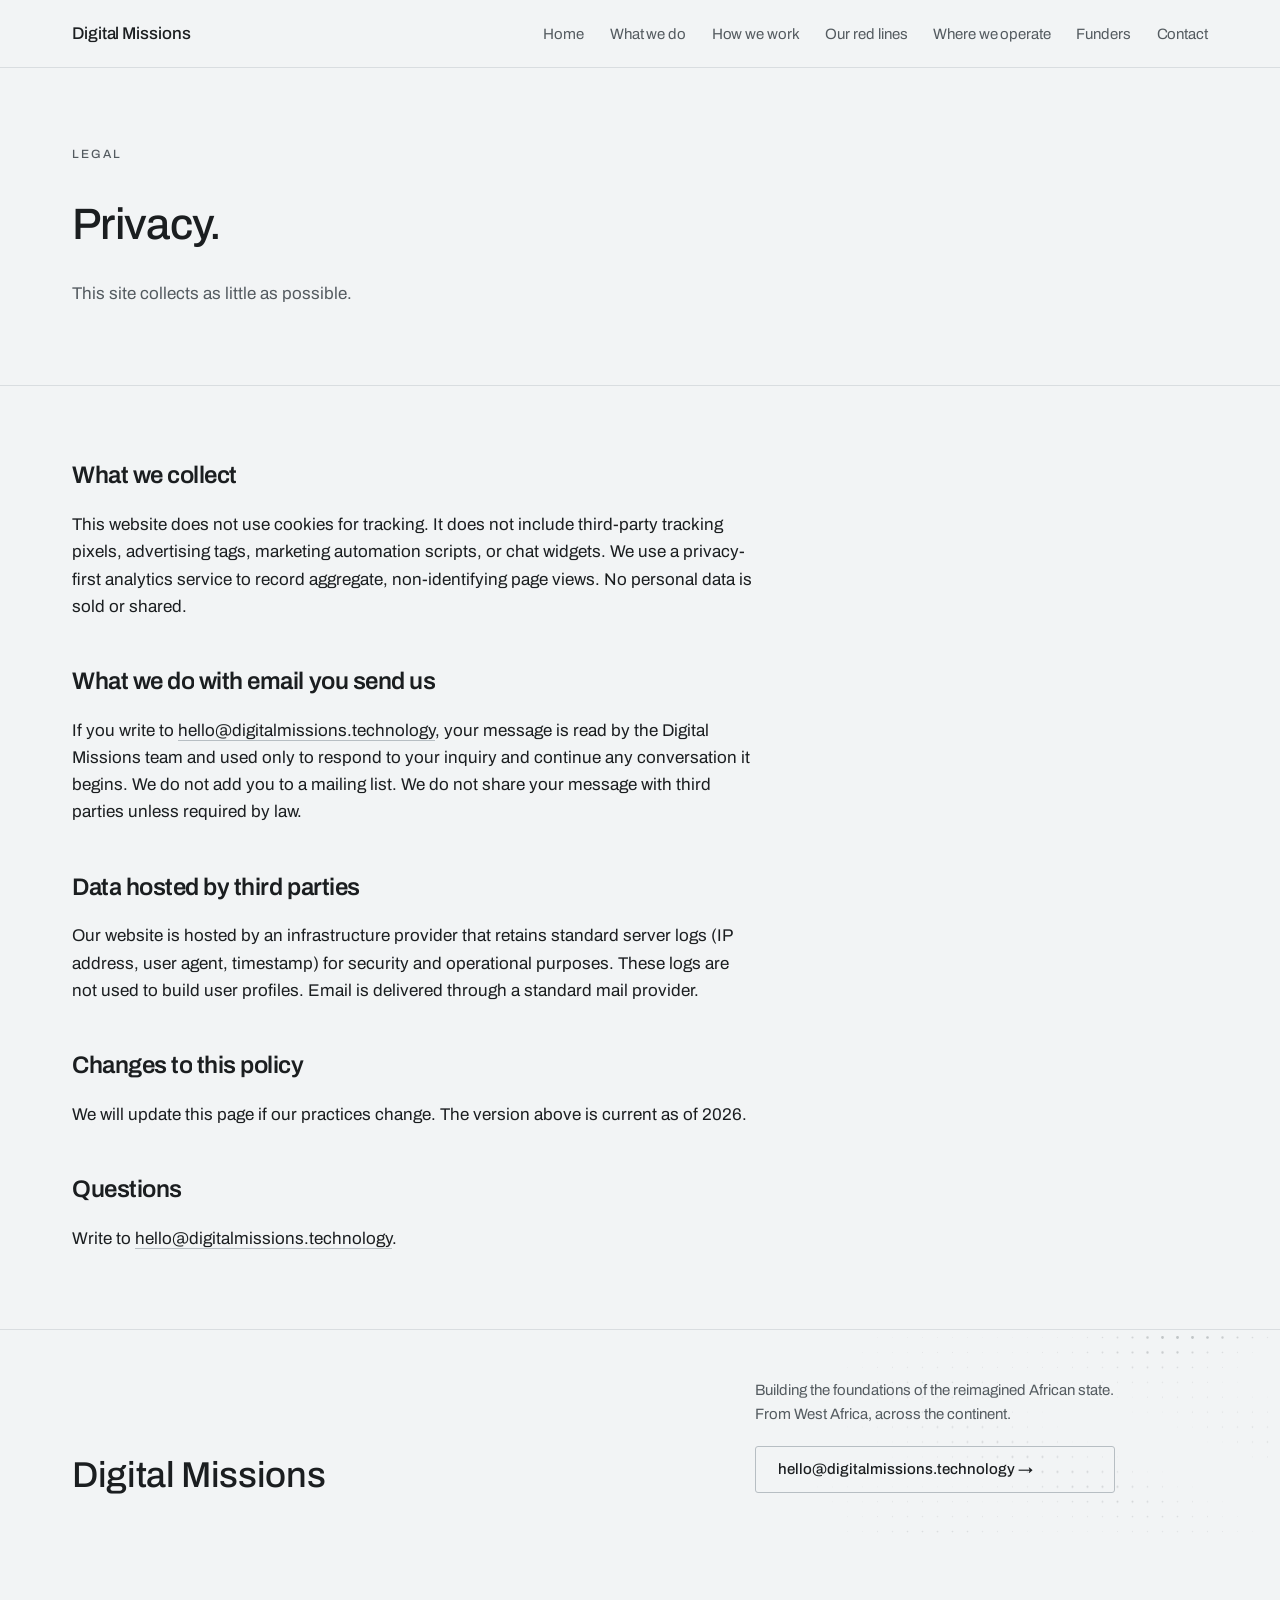
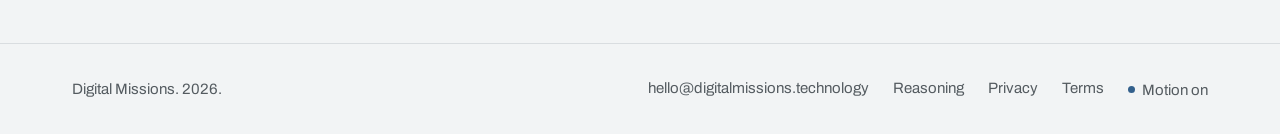
<file: privacy.html>
<!doctype html>
<html lang="en">
<head>
  <meta charset="utf-8">
  <meta name="viewport" content="width=device-width, initial-scale=1">
  <meta name="theme-color" content="#F2F4F5">
  <title>Privacy &mdash; Digital Missions</title>
  <meta name="description" content="How Digital Missions handles information collected through this website.">
  <link rel="canonical" href="https://digitalmissions.technology/privacy.html">
  <link rel="icon" type="image/svg+xml" href="assets/favicon.svg">
  <link rel="preconnect" href="https://fonts.googleapis.com">
  <link rel="preconnect" href="https://fonts.gstatic.com" crossorigin>
  <link rel="stylesheet" href="assets/styles.css?v=20260926.9">
  <script>(function(d){try{if(!matchMedia('(prefers-reduced-motion: reduce)').matches){d.classList.add('motion');var p=null,s=null,w=/\bdm-intro\b/;try{p=localStorage.getItem('dm-motion')}catch(e){}try{s=sessionStorage.getItem('dm-intro')}catch(e){}if(!s&&w.test(window.name)){s='1'}if(p==='paused'){d.classList.add('motion-paused')}else if(!s&&!location.hash){d.classList.add('intro')}if(!d.classList.contains('intro')){try{sessionStorage.setItem('dm-intro','1')}catch(e){}if(!w.test(window.name)){window.name=(window.name+' dm-intro').replace(/^ /,'')}}setTimeout(function(){if(!window.DMMotion){d.classList.remove('motion','intro')}},2500)}}catch(e){}})(document.documentElement);</script>
  <script src="assets/motion.js?v=20260926.9" defer></script>
</head>
<body>

<a class="skip-link" href="#main">Skip to content</a>

<header class="site-header">
  <div class="container header-inner">
    <a class="brand" href="index.html" aria-label="Digital Missions">Digital Missions</a>
    <nav class="primary-nav" aria-label="Primary">
      <ul>
        <li><a href="index.html">Home</a></li>
        <li><a href="what-we-do.html">What we do</a></li>
        <li><a href="how-we-work.html">How we work</a></li>
        <li><a href="our-red-lines.html">Our red lines</a></li>
        <li><a href="where-we-operate.html">Where we operate</a></li>
        <li><a href="funders.html">Funders</a></li>
        <li><a href="contact.html">Contact</a></li>
      </ul>
    </nav>
    <details class="mobile-nav" aria-label="Primary navigation">
      <summary><span>Toggle navigation</span></summary>
      <div class="mobile-nav-panel">
        <ul>
          <li><a href="index.html">Home</a></li>
          <li><a href="what-we-do.html">What we do</a></li>
          <li><a href="how-we-work.html">How we work</a></li>
          <li><a href="our-red-lines.html">Our red lines</a></li>
          <li><a href="where-we-operate.html">Where we operate</a></li>
        <li><a href="funders.html">Funders</a></li>
          <li><a href="contact.html">Contact</a></li>
        </ul>
      </div>
    </details>
  </div>
</header>

<main id="main">

  <section class="hero-soft">
    <div class="container">
      <span class="hero-tag">Legal</span>
      <h1>Privacy.</h1>
      <p class="hero-summary">This site collects as little as possible.</p>
    </div>
  </section>

  <section class="section">
    <div class="container">
      <div class="column longform">

        <h2>What we collect</h2>
        <p>This website does not use cookies for tracking. It does not include third-party tracking pixels, advertising tags, marketing automation scripts, or chat widgets. We use a privacy-first analytics service to record aggregate, non-identifying page views. No personal data is sold or shared.</p>

        <h2>What we do with email you send us</h2>
        <p>If you write to <a href="mailto:hello@digitalmissions.technology">hello@digitalmissions.technology</a>, your message is read by the Digital Missions team and used only to respond to your inquiry and continue any conversation it begins. We do not add you to a mailing list. We do not share your message with third parties unless required by law.</p>

        <h2>Data hosted by third parties</h2>
        <p>Our website is hosted by an infrastructure provider that retains standard server logs (IP address, user agent, timestamp) for security and operational purposes. These logs are not used to build user profiles. Email is delivered through a standard mail provider.</p>

        <h2>Changes to this policy</h2>
        <p>We will update this page if our practices change. The version above is current as of 2026.</p>

        <h2>Questions</h2>
        <p>Write to <a href="mailto:hello@digitalmissions.technology">hello@digitalmissions.technology</a>.</p>
      </div>
    </div>
  </section>

</main>

<aside class="big-wordmark">
  <div class="container">
    <h2 class="big-wordmark__mark">Digital Missions</h2>
    <div class="big-wordmark__signup">
      <p>Building the foundations of the reimagined African state. From West Africa, across the continent.</p>
      <a class="btn big-wordmark__cta" href="contact.html">hello@digitalmissions.technology &rarr;</a>
    </div>
  </div>
  <div class="big-wordmark__dots" aria-hidden="true"></div>
</aside>

<footer class="site-footer">
  <div class="container footer-inner">
    <div>Digital Missions. 2026.</div>
    <ul>
      <li><a href="mailto:hello@digitalmissions.technology">hello@digitalmissions.technology</a></li>
      <li><a href="reasoning.html">Reasoning</a></li>
      <li><a href="privacy.html" aria-current="page">Privacy</a></li>
      <li><a href="terms.html">Terms</a></li>
    </ul>
  </div>
</footer>

</body>
</html>
</file>
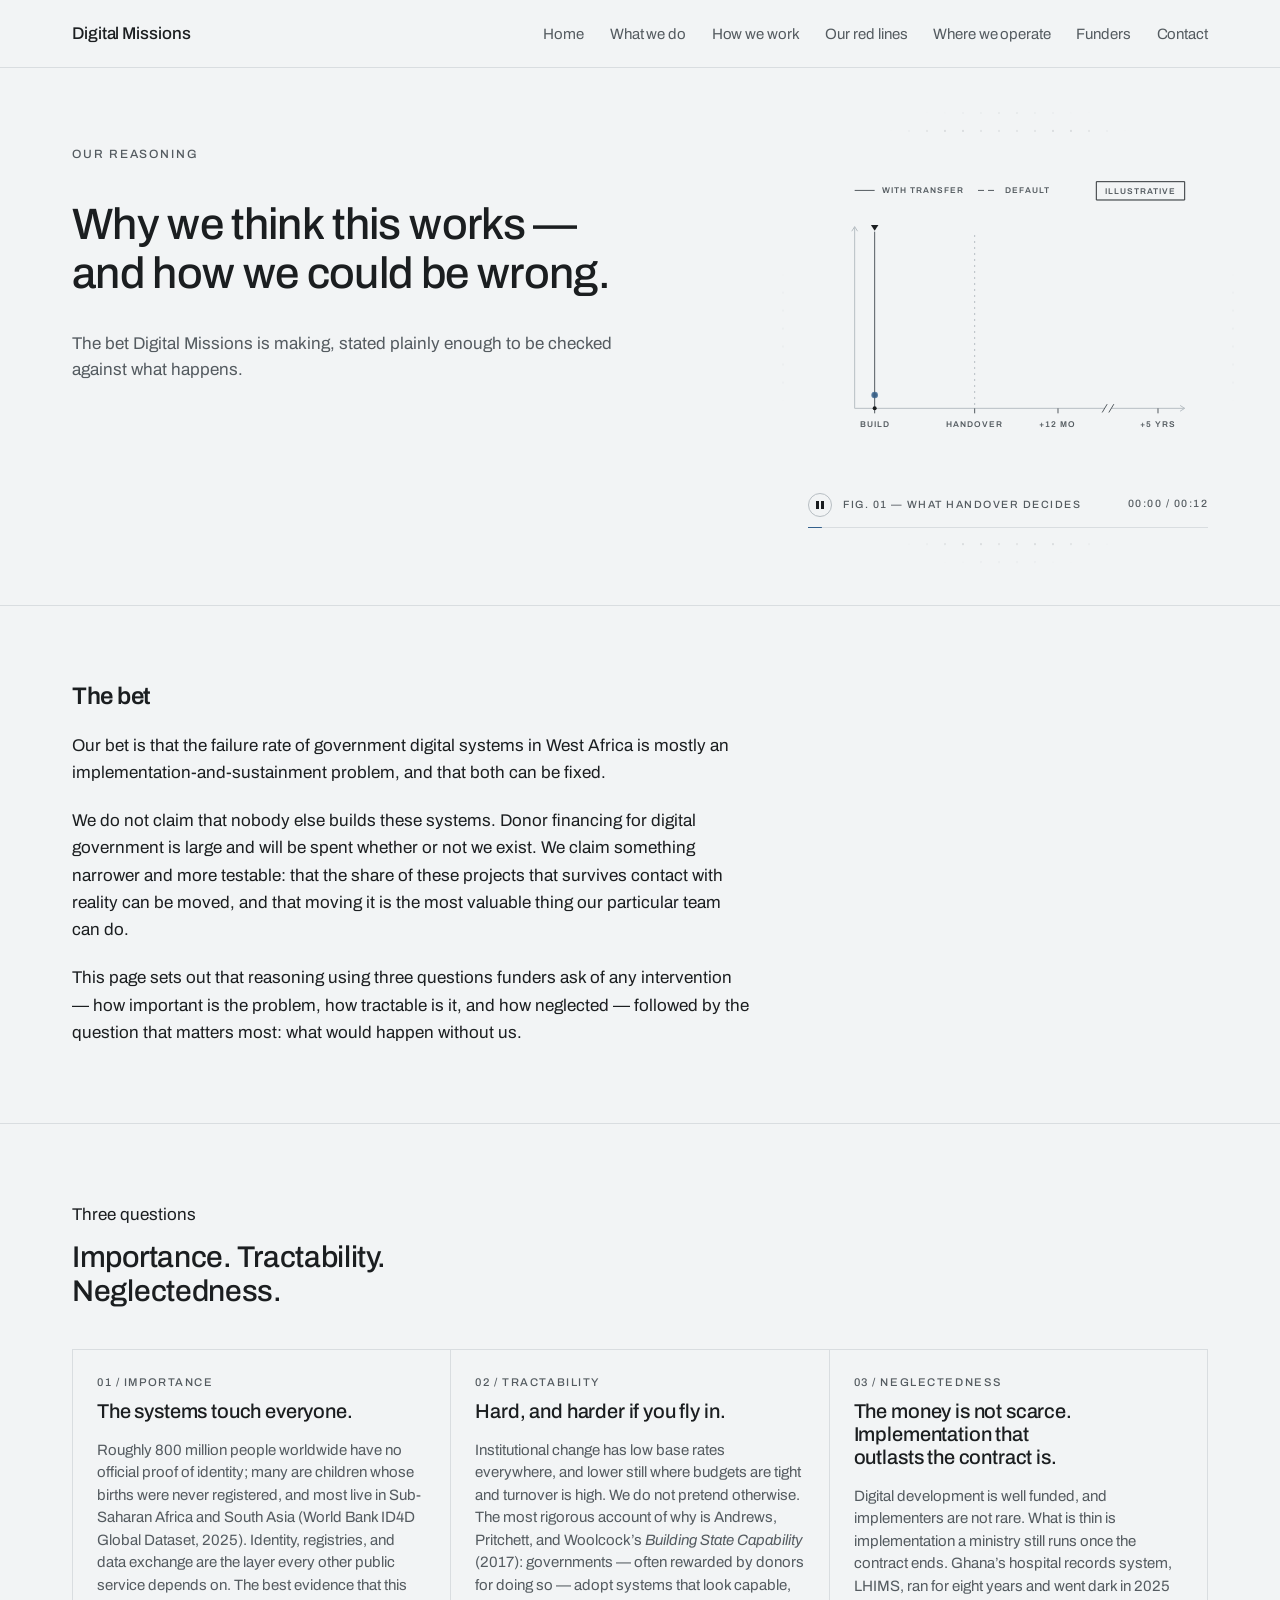
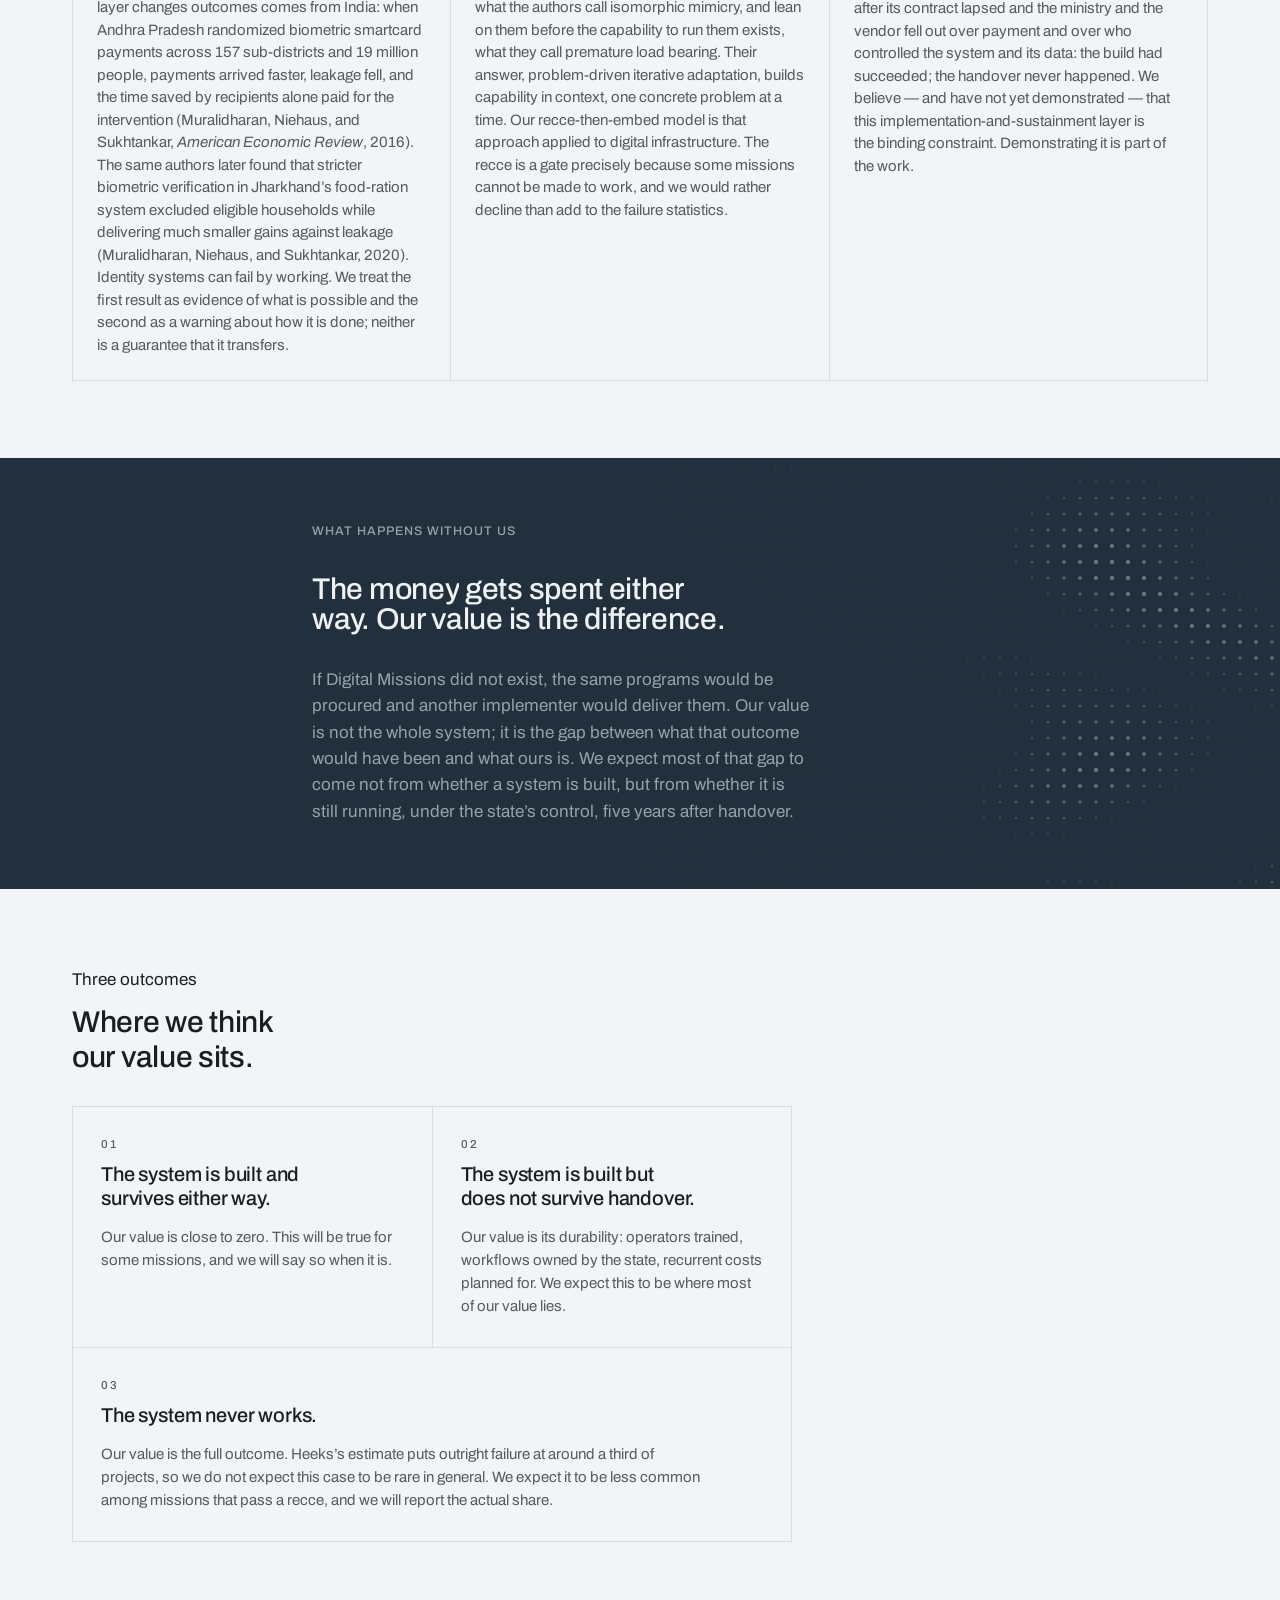
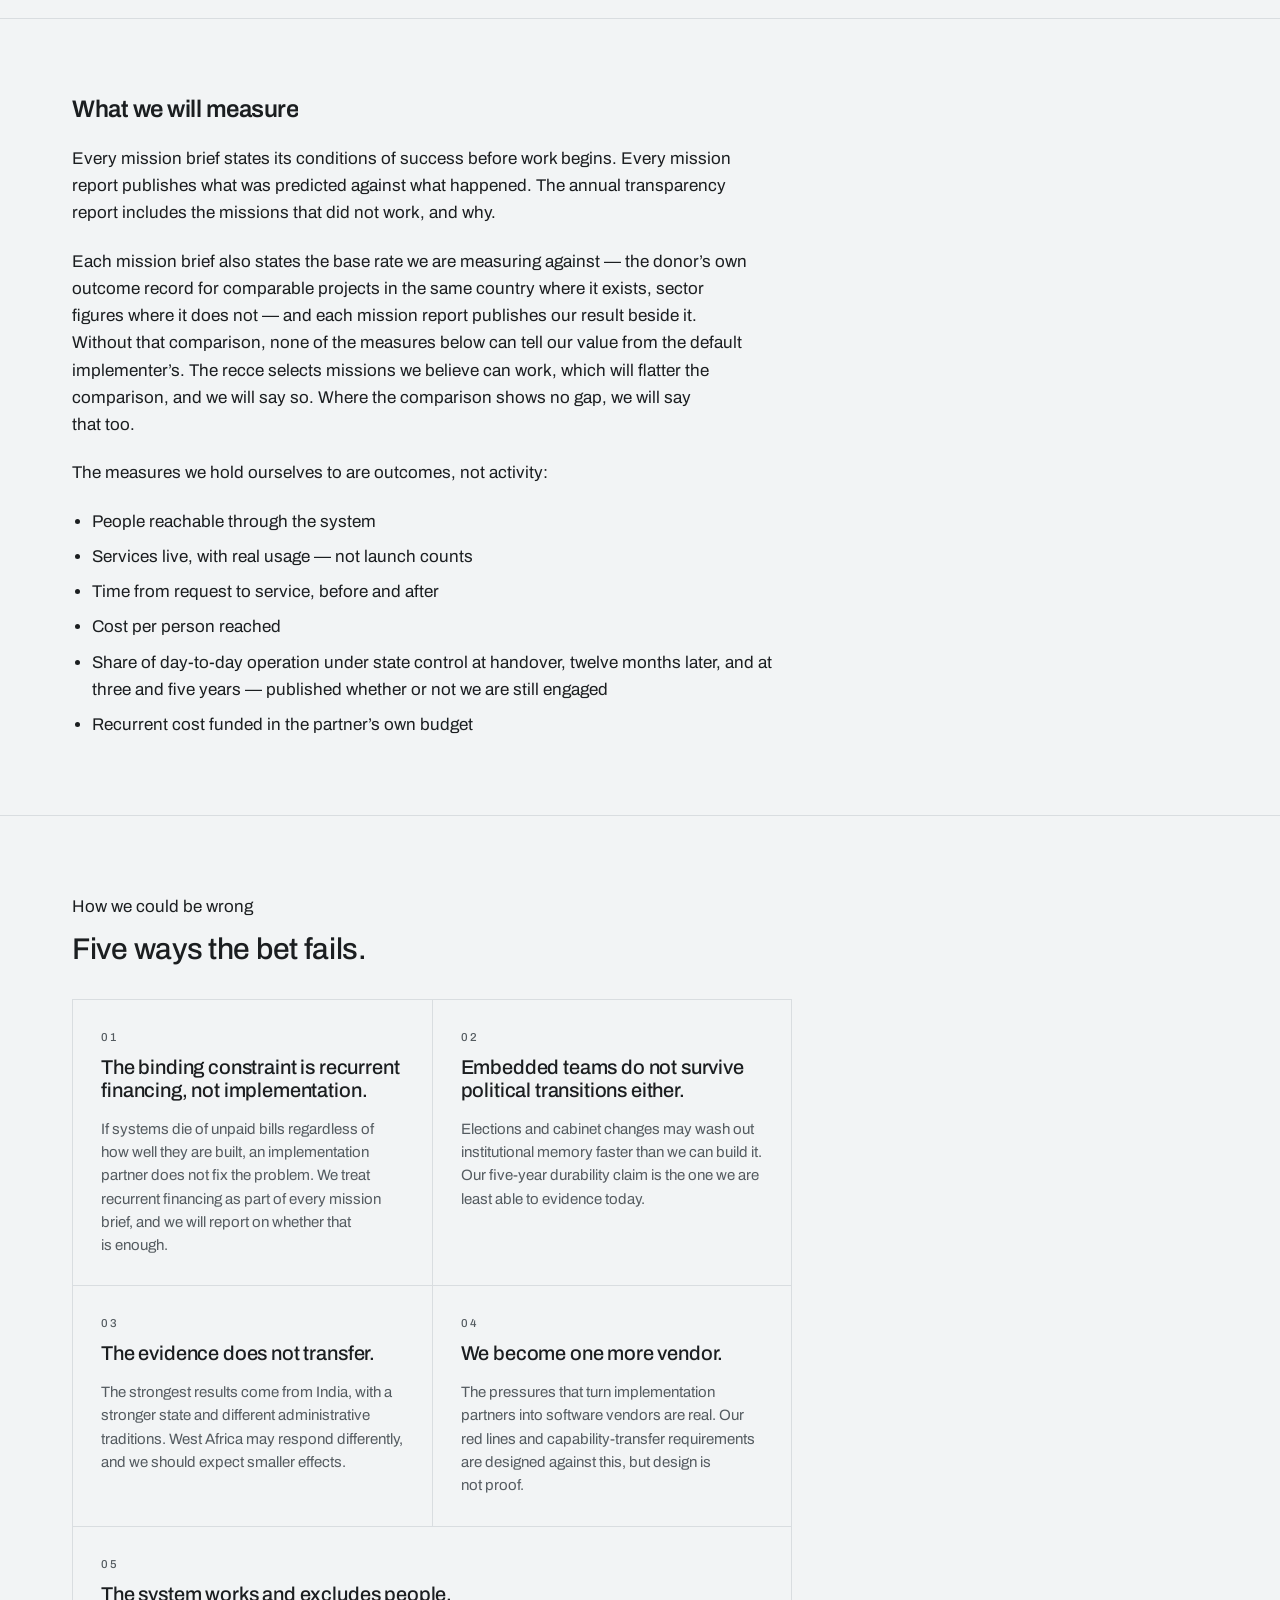
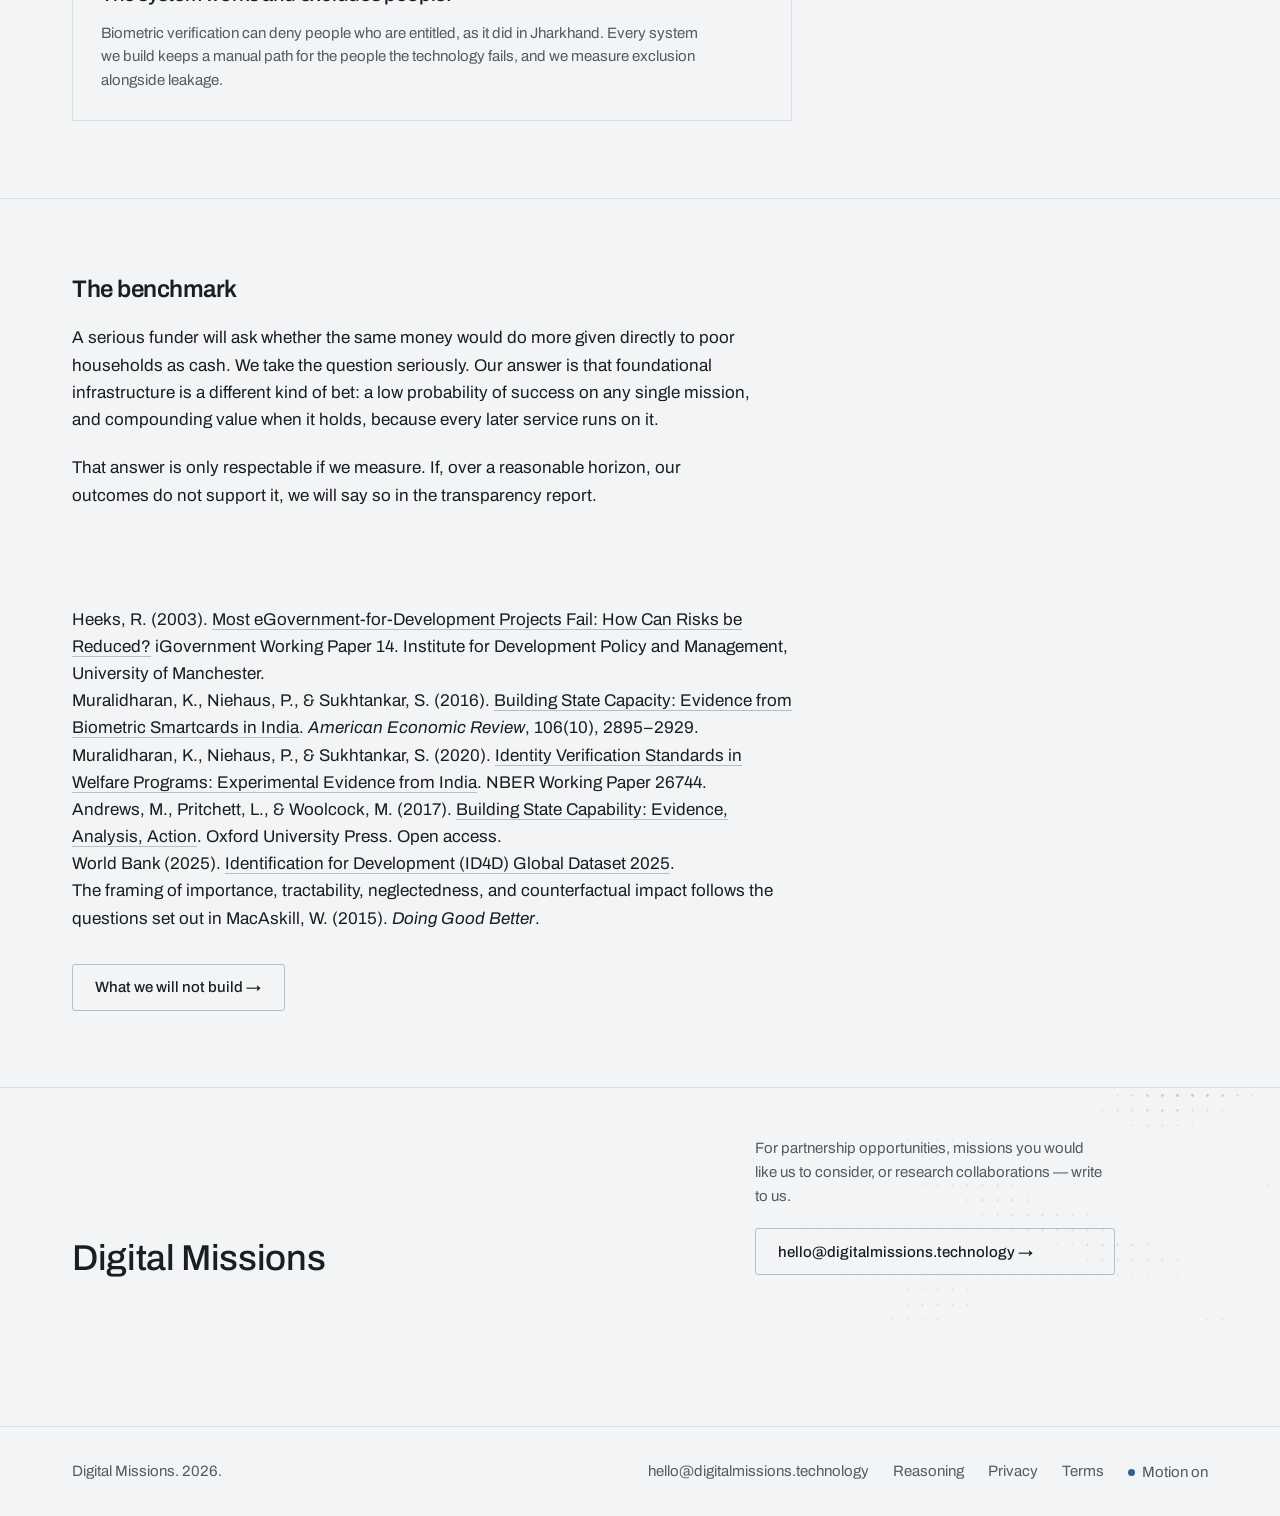
<file: reasoning.html>
<!doctype html>
<html lang="en">
<head>
  <meta charset="utf-8">
  <meta name="viewport" content="width=device-width, initial-scale=1">
  <meta name="theme-color" content="#F2F4F5">
  <title>Our reasoning &mdash; Digital Missions</title>
  <meta name="description" content="Why we think Digital Missions works, what would happen without us, what we will measure, and how we could be wrong. Our reasoning, stated plainly.">
  <link rel="canonical" href="https://digitalmissions.technology/reasoning.html">
  <link rel="icon" type="image/svg+xml" href="assets/favicon.svg">
  <link rel="preconnect" href="https://fonts.googleapis.com">
  <link rel="preconnect" href="https://fonts.gstatic.com" crossorigin>
  <link rel="stylesheet" href="assets/styles.css?v=20260926.9">
  <script>(function(d){try{if(!matchMedia('(prefers-reduced-motion: reduce)').matches){d.classList.add('motion');var p=null,s=null,w=/\bdm-intro\b/;try{p=localStorage.getItem('dm-motion')}catch(e){}try{s=sessionStorage.getItem('dm-intro')}catch(e){}if(!s&&w.test(window.name)){s='1'}if(p==='paused'){d.classList.add('motion-paused')}else if(!s&&!location.hash){d.classList.add('intro')}if(!d.classList.contains('intro')){try{sessionStorage.setItem('dm-intro','1')}catch(e){}if(!w.test(window.name)){window.name=(window.name+' dm-intro').replace(/^ /,'')}}setTimeout(function(){if(!window.DMMotion){d.classList.remove('motion','intro')}},2500)}}catch(e){}})(document.documentElement);</script>
  <script src="assets/motion.js?v=20260926.9" defer></script>
</head>
<body>

<a class="skip-link" href="#main">Skip to content</a>

<header class="site-header">
  <div class="container header-inner">
    <a class="brand" href="index.html" aria-label="Digital Missions">Digital Missions</a>
    <nav class="primary-nav" aria-label="Primary">
      <ul>
        <li><a href="index.html">Home</a></li>
        <li><a href="what-we-do.html">What we do</a></li>
        <li><a href="how-we-work.html">How we work</a></li>
        <li><a href="our-red-lines.html">Our red lines</a></li>
        <li><a href="where-we-operate.html">Where we operate</a></li>
        <li><a href="funders.html">Funders</a></li>
        <li><a href="contact.html">Contact</a></li>
      </ul>
    </nav>
    <details class="mobile-nav" aria-label="Primary navigation">
      <summary><span>Toggle navigation</span></summary>
      <div class="mobile-nav-panel">
        <ul>
          <li><a href="index.html">Home</a></li>
          <li><a href="what-we-do.html">What we do</a></li>
          <li><a href="how-we-work.html">How we work</a></li>
          <li><a href="our-red-lines.html">Our red lines</a></li>
          <li><a href="where-we-operate.html">Where we operate</a></li>
        <li><a href="funders.html">Funders</a></li>
          <li><a href="contact.html">Contact</a></li>
        </ul>
      </div>
    </details>
  </div>
</header>

<main id="main">

  <section class="hero-soft">
    <div class="container">
      <span class="hero-tag">Our reasoning</span>
      <h1>Why we think this works &mdash; and how we could be wrong.</h1>
      <p class="hero-summary">The bet Digital Missions is making, stated plainly enough to be checked against what happens.</p>

      <svg data-scene="hero-reasoning" class="plate hero-plate" data-loop="12" data-still="9.3" fill="none" stroke="currentColor" viewBox="0 0 480 400" xmlns="http://www.w3.org/2000/svg" role="img" aria-label="Illustrative schematic chart, not data. Over build, handover, twelve months and five years, a system built the default way rises and then decays after handover; a system built with capability transfer rises and holds. The widening gap between them is labelled: our value is the difference.">
        <title>What handover decides</title>
        <!-- Axes: time runs right; no values on the vertical -->
        <path class="plate-line" vector-effect="non-scaling-stroke" d="M56,316 L356,316 M364,316 L452,316 M446.5,312.5 L452,316 L446.5,319.5"/>
        <path class="plate-line" vector-effect="non-scaling-stroke" d="M56,316 L56,98 M52.5,103.5 L56,98 L59.5,103.5"/>
        <path class="plate-line plate-line--strong" vector-effect="non-scaling-stroke" d="M353,321 L359,311 M361,321 L367,311"/>
        <path class="plate-line plate-line--strong" vector-effect="non-scaling-stroke" d="M80,316 L80,322 M200,316 L200,322 M300,316 L300,322 M420,316 L420,322"/>
        <text class="plate-text" fill="currentColor" stroke="none" x="80" y="338">Build</text>
        <text class="plate-text" fill="currentColor" stroke="none" x="200" y="338">Handover</text>
        <text class="plate-text" fill="currentColor" stroke="none" x="300" y="338">+12 mo</text>
        <text class="plate-text" fill="currentColor" stroke="none" x="420" y="338">+5 yrs</text>
        <!-- Handover: where the two futures part -->
        <line class="plate-line" vector-effect="non-scaling-stroke" x1="200" y1="312" x2="200" y2="104" stroke-dasharray="2 4"/>
        <!-- Legend -->
        <line class="plate-line plate-line--strong" vector-effect="non-scaling-stroke" x1="56" y1="54.5" x2="80" y2="54.5"/>
        <text class="plate-text" fill="currentColor" stroke="none" x="137.5" y="58">With transfer</text>
        <line class="plate-line plate-line--strong" vector-effect="non-scaling-stroke" x1="204" y1="54.5" x2="228" y2="54.5" stroke-dasharray="6 4"/>
        <text class="plate-text" fill="currentColor" stroke="none" x="263" y="58">Default</text>
        <path class="plate-line" vector-effect="non-scaling-stroke" d="M346,44 L452,44 L452,66 L346,66 Z"/>
        <text class="plate-text" fill="currentColor" stroke="none" x="399.6" y="58.5">Illustrative</text>
        <!-- The two curves and the difference between them -->
        <path class="fx-hide" fill="currentColor" fill-opacity=".22" stroke="none" d="M200,144 C273.33,144 346.67,135 420,135 L420,266 C346.67,266 273.33,144 200,144 Z"/>
        <path class="plate-line plate-line--strong fx-hide" vector-effect="non-scaling-stroke" d="M80,300 C120,248 160,144 200,144 C273.33,144 346.67,266 420,266" stroke-dasharray="6 4"/>
        <path class="plate-line plate-line--strong fx-hide" vector-effect="non-scaling-stroke" d="M80,300 C120,300 160,144 200,144 C273.33,144 346.67,135 420,135"/>
        <path class="plate-line plate-line--strong fx-hide" vector-effect="non-scaling-stroke" d="M420,135 L420,266 M415,135 L425,135 M415,266 L425,266"/>
        <text class="plate-text fx-hide" fill="currentColor" stroke="none" x="358" y="176">Our value is</text>
        <text class="plate-text fx-hide" fill="currentColor" stroke="none" x="358" y="191">the difference</text>
        <circle class="plate-node fx-hide" vector-effect="non-scaling-stroke" cx="420" cy="266" r="3.2"/>
        <circle class="plate-dot--accent fx-hide" fill="currentColor" stroke="none" cx="420" cy="135" r="4"/>
        <g class="fx" aria-hidden="true">
        <g><animate attributeName="opacity" values="1;1;0;0" keyTimes="0;0.9458;0.9917;1" dur="12s" repeatCount="indefinite"/>
        <!-- take begins: the stamp lights -->
        <path class="fx-hi" d="M346,44 L452,44 L452,66 L346,66 Z" opacity="0"><animate attributeName="opacity" values="0;0;0.9;0;0" keyTimes="0;0.0042;0.025;0.1167;1" dur="12s" repeatCount="indefinite"/></path>
        <!-- the difference fills behind the playhead; the bar leaves a trace at +12 mo -->
        <path class="fx-wedge" d="m200,144 0,0 0,0 0,0 0,0 0,0 0,0 0,0 0,0 0,0 0,0 0,0 0,0 0,0 0,0 0,0 0,0 0,0 0,0 0,0 0,0 0,0 0,0 0,0z"><animate attributeName="d" values="m200,144 0,0 0,0 0,0 0,0 0,0 0,0 0,0 0,0 0,0 0,0 0,0 0,0 0,0 0,0 0,0 0,0 0,0 0,0 0,0 0,0 0,0 0,0 0,0z;m200,144 0,0 0,0 0,0 0,0 0,0 0,0 0,0 0,0 0,0 0,0 0,0 0,0 0,0 0,0 0,0 0,0 0,0 0,0 0,0 0,0 0,0 0,0 0,0z;m200,144 20,0 0,0 0,0 0,0 0,0 0,0 0,0 0,0 0,0 0,0 0,0 0,3 0,0 0,0 0,0 0,0 0,0 0,0 0,0 0,0 0,0 0,0 -20,-3z;m200,144 20,0 20,-1 0,0 0,0 0,0 0,0 0,0 0,0 0,0 0,0 0,0 0,12 0,0 0,0 0,0 0,0 0,0 0,0 0,0 0,0 0,0 -20,-8 -20,-3z;m200,144 20,0 20,-1 20,-1 0,0 0,0 0,0 0,0 0,0 0,0 0,0 0,0 0,24 0,0 0,0 0,0 0,0 0,0 0,0 0,0 0,0 -20,-11 -20,-8 -20,-3z;m200,144 20,0 20,-1 20,-1 20,-1 0,0 0,0 0,0 0,0 0,0 0,0 0,0 0,40 0,0 0,0 0,0 0,0 0,0 0,0 0,0 -20,-15 -20,-11 -20,-8 -20,-3z;m200,144 20,0 20,-1 20,-1 20,-1 20,-1 0,0 0,0 0,0 0,0 0,0 0,0 0,57 0,0 0,0 0,0 0,0 0,0 0,0 -20,-16 -20,-15 -20,-11 -20,-8 -20,-3z;m200,144 20,0 20,-1 20,-1 20,-1 20,-1 20,-1 0,0 0,0 0,0 0,0 0,0 0,74 0,0 0,0 0,0 0,0 0,0 -20,-16 -20,-16 -20,-15 -20,-11 -20,-8 -20,-3z;m200,144 20,0 20,-1 20,-1 20,-1 20,-1 20,-1 20,-1 0,0 0,0 0,0 0,0 0,91 0,0 0,0 0,0 0,0 -20,-16 -20,-16 -20,-16 -20,-15 -20,-11 -20,-8 -20,-3z;m200,144 20,0 20,-1 20,-1 20,-1 20,-1 20,-1 20,-1 20,-1 0,0 0,0 0,0 0,107 0,0 0,0 0,0 -20,-15 -20,-16 -20,-16 -20,-16 -20,-15 -20,-11 -20,-8 -20,-3z;m200,144 20,0 20,-1 20,-1 20,-1 20,-1 20,-1 20,-1 20,-1 20,-1 0,0 0,0 0,119 0,0 0,0 -20,-11 -20,-15 -20,-16 -20,-16 -20,-16 -20,-15 -20,-11 -20,-8 -20,-3z;m200,144 20,0 20,-1 20,-1 20,-1 20,-1 20,-1 20,-1 20,-1 20,-1 20,-1 0,0 0,128 0,0 -20,-8 -20,-11 -20,-15 -20,-16 -20,-16 -20,-16 -20,-15 -20,-11 -20,-8 -20,-3z;m200,144 20,0 20,-1 20,-1 20,-1 20,-1 20,-1 20,-1 20,-1 20,-1 20,-1 20,0 0,131 -20,-3 -20,-8 -20,-11 -20,-15 -20,-16 -20,-16 -20,-16 -20,-15 -20,-11 -20,-8 -20,-3z;m200,144 20,0 20,-1 20,-1 20,-1 20,-1 20,-1 20,-1 20,-1 20,-1 20,-1 20,0 0,131 -20,-3 -20,-8 -20,-11 -20,-15 -20,-16 -20,-16 -20,-16 -20,-15 -20,-11 -20,-8 -20,-3z;m200,144 0,0 0,0 0,0 0,0 0,0 0,0 0,0 0,0 0,0 0,0 0,0 0,0 0,0 0,0 0,0 0,0 0,0 0,0 0,0 0,0 0,0 0,0 0,0z" keyTimes="0;0.3333;0.4064;0.4346;0.456;0.4745;0.4916;0.5084;0.5255;0.544;0.5654;0.5936;0.6667;0.9917;1" dur="12s" repeatCount="indefinite" calcMode="spline" keySplines="0 0 1 1;.333 0 .667 0.29;.333 0.27 .667 0.61;.333 0.3 .667 0.64;.333 0.31 .667 0.65;.333 0.32 .667 0.66;.333 0.33 .667 0.67;.333 0.34 .667 0.68;.333 0.35 .667 0.69;.333 0.36 .667 0.7;.333 0.39 .667 0.73;.333 0.71 .667 1;0 0 1 1;0 0 1 1"/></path>
        <path class="fx-wedge" d="M200,144 C273.33,144 346.67,135 420,135 L420,266 C346.67,266 273.33,144 200,144 Z" opacity="0"><animate attributeName="opacity" values="0;0;1;0;0" keyTimes="0;0.6917;0.7292;0.7708;1" dur="12s" repeatCount="indefinite"/></path>
        <path class="fx-hi" d="M300,140.1 L300,196.7 M297,140.1 L303,140.1 M297,196.7 L303,196.7" opacity="0"><animate attributeName="opacity" values="0;0;0.55;0.55;0;0" keyTimes="0;0.4916;0.5125;0.6667;0.7083;1" dur="12s" repeatCount="indefinite"/></path>
        <!-- WITH TRANSFER draws continuously; DEFAULT prints dash by dash -->
        <path class="fx-trace" d="M80,300 C120,300 160,144 200,144 C273.33,144 346.67,135 420,135" stroke-dasharray="428 428" stroke-dashoffset="428"><animate attributeName="stroke-dashoffset" values="428;428;427.2;424.6;419.9;412;406.4;399.4;390.8;380.6;368.8;355.6;326.5;297.4;284.1;272.3;262.1;253.6;246.6;241;233.1;228.4;225.8;225;225;223.5;218.8;210.6;198.5;191;182.5;173;162.6;139.6;114.9;90.1;67.2;56.8;47.3;38.8;31.2;19.1;10.9;6.2;4.8;4.8;428" keyTimes="0;0.05;0.0646;0.0792;0.0938;0.1083;0.1156;0.1229;0.1302;0.1375;0.1448;0.1521;0.1667;0.1813;0.1885;0.1958;0.2031;0.2104;0.2177;0.225;0.2396;0.2542;0.2688;0.2833;0.3333;0.3542;0.375;0.3958;0.4167;0.4271;0.4375;0.4479;0.4583;0.4792;0.5;0.5208;0.5417;0.5521;0.5625;0.5729;0.5833;0.6042;0.625;0.6458;0.6667;0.9917;1" dur="12s" repeatCount="indefinite"/></path>
        <path class="fx-trace fx-trace--soft" d="M80,300 C120,248 160,144 200,144 C273.33,144 346.67,266 420,266" stroke-dasharray="7 5 7 5 7 5 7 5 7 5 7 5 7 5 7 5 7 5 7 5 7 5 7 5 7 5 7 5 7 5 7 5 7 5 7 5 7 5 7 5 7 5 7 5 7 5 7 5 7 5 7 5 7 5 7 5 7 5 7 5 7 5 7 5 7 5 7 5 7 5 7 5 7 5 7 5 7 5 0 470" stroke-dashoffset="468"><animate attributeName="stroke-dashoffset" values="468;456;444;432;420;408;396;384;372;360;348;336;324;312;300;288;276;264;252;240;228;216;204;192;180;168;156;144;132;120;108;96;84;72;60;48;36;24;12;0" keyTimes="0;0.0824;0.1014;0.1139;0.1238;0.1323;0.1399;0.1469;0.1537;0.1603;0.1669;0.1738;0.1811;0.1892;0.1985;0.2102;0.2266;0.2593;0.3853;0.4089;0.4255;0.4387;0.45;0.4599;0.469;0.4774;0.4855;0.4933;0.501;0.5087;0.5166;0.5247;0.5333;0.5426;0.5528;0.5645;0.5785;0.5964;0.6235;0.6667" dur="12s" repeatCount="indefinite" calcMode="discrete"/></path>
        <!-- time passes: ticks and labels light -->
        <g opacity="0"><animate attributeName="opacity" values="0;0;1;1" keyTimes="0;0.0458;0.0667;1" dur="12s" repeatCount="indefinite"/><line class="fx-hi" x1="80" y1="316" x2="80" y2="322"/><text class="plate-text fx-label" x="80" y="338">Build</text></g>
        <g opacity="0"><animate attributeName="opacity" values="0;0;1;1" keyTimes="0;0.2792;0.3;1" dur="12s" repeatCount="indefinite"/><line class="fx-hi" x1="200" y1="316" x2="200" y2="322"/><text class="plate-text fx-label" x="200" y="338">Handover</text></g>
        <g opacity="0"><animate attributeName="opacity" values="0;0;1;1" keyTimes="0;0.4875;0.5083;1" dur="12s" repeatCount="indefinite"/><line class="fx-hi" x1="300" y1="316" x2="300" y2="322"/><text class="plate-text fx-label" x="300" y="338">+12 mo</text></g>
        <g opacity="0"><animate attributeName="opacity" values="0;0;1;1" keyTimes="0;0.6625;0.6833;1" dur="12s" repeatCount="indefinite"/><line class="fx-hi" x1="420" y1="316" x2="420" y2="322"/><text class="plate-text fx-label" x="420" y="338">+5 yrs</text></g>
        <!-- arrival: dimension, label, the default end left hollow -->
        <path class="fx-hi" d="M420,135 L420,266 M415,135 L425,135 M415,266 L425,266" opacity="0"><animate attributeName="opacity" values="0;0;1;1" keyTimes="0;0.675;0.7083;1" dur="12s" repeatCount="indefinite"/></path>
        <g opacity="0"><animate attributeName="opacity" values="0;0;1;1" keyTimes="0;0.7083;0.7667;1" dur="12s" repeatCount="indefinite"/><text class="plate-text fx-label" x="358" y="176">Our value is</text><text class="plate-text fx-label" x="358" y="191">the difference</text></g>
        <circle class="plate-node" cx="420" cy="266" r="3.2" opacity="0"><animate attributeName="opacity" values="0;0;1;1" keyTimes="0;0.6667;0.7;1" dur="12s" repeatCount="indefinite"/></circle>
        <!-- playhead with the live gap bar -->
        <g><animateTransform attributeName="transform" type="translate" values="80,0;80,0;80.8,0;83.3,0;87.8,0;94.4,0;103.2,0;114,0;140,0;166,0;176.8,0;185.6,0;192.2,0;196.7,0;199.2,0;200,0;200,0;201.5,0;206.1,0;214.4,0;226.4,0;242.5,0;262.4,0;285.3,0;310,0;334.7,0;357.6,0;377.5,0;393.6,0;405.6,0;413.9,0;418.5,0;420,0;420,0;80,0" keyTimes="0;0.05;0.0646;0.0792;0.0938;0.1083;0.1229;0.1375;0.1667;0.1958;0.2104;0.225;0.2396;0.2542;0.2688;0.2833;0.3333;0.3542;0.375;0.3958;0.4167;0.4375;0.4583;0.4792;0.5;0.5208;0.5417;0.5625;0.5833;0.6042;0.625;0.6458;0.6667;0.9917;1" dur="12s" repeatCount="indefinite"/><animate attributeName="opacity" values="0;1;1;0;0" keyTimes="0;0.0333;0.6667;0.7083;1" dur="12s" repeatCount="indefinite"/><line class="fx-sweep" x1="0" y1="104" x2="0" y2="316"/><path class="fx-packet" d="M-4.5,96 L4.5,96 L0,103 Z"/><line class="fx-bar" x1="0" y1="144" x2="0" y2="144"><animate attributeName="y1" values="144;144;144;143.9;143.6;143.1;142.7;142.2;141;139.5;138;136.8;136.3;135.9;135.4;135.1;135;135;135;144" keyTimes="0;0.3333;0.375;0.3958;0.4167;0.4375;0.4479;0.4583;0.4792;0.5;0.5208;0.5417;0.5521;0.5625;0.5833;0.6042;0.625;0.6667;0.9917;1" dur="12s" repeatCount="indefinite"/><animate attributeName="y2" values="144;144;144.3;145.5;148.9;155.9;161.2;167.9;184.8;205;225.2;242.1;248.8;254.1;261.1;264.5;265.7;266;266;144" keyTimes="0;0.3333;0.375;0.3958;0.4167;0.4375;0.4479;0.4583;0.4792;0.5;0.5208;0.5417;0.5521;0.5625;0.5833;0.6042;0.625;0.6667;0.9917;1" dur="12s" repeatCount="indefinite"/></line><circle class="fx-packet" cx="0" cy="316" r="2.4"/></g>
        <!-- rings -->
        <circle class="fx-ring" cx="80" cy="316" r="2.5" opacity="0"><animate attributeName="r" values="2.5;2.5;11;11" keyTimes="0;0.05;0.125;1" dur="12s" repeatCount="indefinite" calcMode="spline" keySplines="0 0 1 1;.16 1 .3 1;0 0 1 1"/><animate attributeName="opacity" values="0;0;0.8;0;0" keyTimes="0;0.0467;0.05;0.125;1" dur="12s" repeatCount="indefinite"/></circle>
        <circle class="fx-ring" cx="200" cy="316" r="2.5" opacity="0"><animate attributeName="r" values="2.5;2.5;11;11" keyTimes="0;0.2833;0.3583;1" dur="12s" repeatCount="indefinite" calcMode="spline" keySplines="0 0 1 1;.16 1 .3 1;0 0 1 1"/><animate attributeName="opacity" values="0;0;0.8;0;0" keyTimes="0;0.28;0.2833;0.3583;1" dur="12s" repeatCount="indefinite"/></circle>
        <circle class="fx-ring" cx="300" cy="316" r="2.5" opacity="0"><animate attributeName="r" values="2.5;2.5;11;11" keyTimes="0;0.4916;0.5666;1" dur="12s" repeatCount="indefinite" calcMode="spline" keySplines="0 0 1 1;.16 1 .3 1;0 0 1 1"/><animate attributeName="opacity" values="0;0;0.8;0;0" keyTimes="0;0.4883;0.4916;0.5666;1" dur="12s" repeatCount="indefinite"/></circle>
        <circle class="fx-ring" cx="420" cy="316" r="2.5" opacity="0"><animate attributeName="r" values="2.5;2.5;11;11" keyTimes="0;0.6667;0.7417;1" dur="12s" repeatCount="indefinite" calcMode="spline" keySplines="0 0 1 1;.16 1 .3 1;0 0 1 1"/><animate attributeName="opacity" values="0;0;0.8;0;0" keyTimes="0;0.6633;0.6667;0.7417;1" dur="12s" repeatCount="indefinite"/></circle>
        <circle class="fx-ring fx-ring--accent" cx="200" cy="144" r="4" opacity="0"><animate attributeName="r" values="4;4;20;20" keyTimes="0;0.2833;0.3833;1" dur="12s" repeatCount="indefinite" calcMode="spline" keySplines="0 0 1 1;.16 1 .3 1;0 0 1 1"/><animate attributeName="opacity" values="0;0;0.9;0;0" keyTimes="0;0.28;0.2833;0.3833;1" dur="12s" repeatCount="indefinite"/></circle>
        <circle class="fx-ring fx-ring--accent" cx="420" cy="135" r="4" opacity="0"><animate attributeName="r" values="4;4;20;4;4;20;20" keyTimes="0;0.6667;0.7417;0.745;0.9167;0.9917;1" dur="12s" repeatCount="indefinite" calcMode="spline" keySplines="0 0 1 1;.16 1 .3 1;0 0 1 1;0 0 1 1;.16 1 .3 1;0 0 1 1"/><animate attributeName="opacity" values="0;0;0.9;0;0;0.9;0;0" keyTimes="0;0.6633;0.6667;0.7417;0.9133;0.9167;0.9917;1" dur="12s" repeatCount="indefinite"/></circle>
        <!-- calm hold: one system keeps running, the other runs down -->
        <circle class="fx-packet fx-packet--soft" r="2.4" opacity="0"><animateMotion dur="12s" repeatCount="indefinite" path="M200,144 C273.33,144 346.67,135 420,135" keyPoints="0;0;1;1" keyTimes="0;0.7833;0.9167;1" calcMode="spline" keySplines="0 0 1 1;.45 0 .55 1;0 0 1 1"/><animate attributeName="opacity" values="0;0;1;1;0;0" keyTimes="0;0.7833;0.7958;0.9042;0.9167;1" dur="12s" repeatCount="indefinite"/></circle>
        <circle class="fx-packet fx-packet--soft" r="2.4" opacity="0"><animateMotion dur="12s" repeatCount="indefinite" path="M200,144 C273.33,144 346.67,266 420,266" keyPoints="0;0;.3;.3" keyTimes="0;0.7833;0.9083;1" calcMode="spline" keySplines="0 0 1 1;.16 1 .3 1;0 0 1 1"/><animate attributeName="opacity" values="0;0;0.9;0;0" keyTimes="0;0.7833;0.7958;0.9083;1" dur="12s" repeatCount="indefinite"/></circle>
        <!-- pens -->
        <circle class="fx-packet fx-packet--soft" r="2.8" opacity="0"><animateMotion dur="12s" repeatCount="indefinite" path="M80,300 C120,248 160,144 200,144 C273.33,144 346.67,266 420,266" keyPoints="0;0;0.003;0.012;0.029;0.055;0.072;0.091;0.114;0.138;0.165;0.193;0.25;0.304;0.328;0.349;0.367;0.383;0.396;0.407;0.422;0.432;0.438;0.44;0.44;0.443;0.453;0.471;0.499;0.516;0.537;0.561;0.588;0.65;0.72;0.79;0.852;0.879;0.903;0.923;0.941;0.968;0.987;0.997;1;1;0" keyTimes="0;0.05;0.0646;0.0792;0.0938;0.1083;0.1156;0.1229;0.1302;0.1375;0.1448;0.1521;0.1667;0.1813;0.1885;0.1958;0.2031;0.2104;0.2177;0.225;0.2396;0.2542;0.2688;0.2833;0.3333;0.3542;0.375;0.3958;0.4167;0.4271;0.4375;0.4479;0.4583;0.4792;0.5;0.5208;0.5417;0.5521;0.5625;0.5729;0.5833;0.6042;0.625;0.6458;0.6667;0.9917;1" calcMode="linear"/><animate attributeName="opacity" values="0;0;1;1;0;0" keyTimes="0;0.0083;0.0417;0.6667;0.7;1" dur="12s" repeatCount="indefinite"/></circle>
        <circle class="plate-dot--accent" r="4" opacity="0"><animateMotion dur="12s" repeatCount="indefinite" path="M80,300 C120,300 160,144 200,144 C273.33,144 346.67,135 420,135" keyPoints="0;0;0.002;0.008;0.019;0.038;0.051;0.068;0.088;0.112;0.14;0.171;0.24;0.309;0.34;0.368;0.392;0.412;0.429;0.442;0.46;0.472;0.478;0.48;0.48;0.483;0.494;0.514;0.542;0.56;0.58;0.603;0.627;0.681;0.74;0.798;0.853;0.877;0.9;0.92;0.938;0.966;0.985;0.997;1;1;0" keyTimes="0;0.05;0.0646;0.0792;0.0938;0.1083;0.1156;0.1229;0.1302;0.1375;0.1448;0.1521;0.1667;0.1813;0.1885;0.1958;0.2031;0.2104;0.2177;0.225;0.2396;0.2542;0.2688;0.2833;0.3333;0.3542;0.375;0.3958;0.4167;0.4271;0.4375;0.4479;0.4583;0.4792;0.5;0.5208;0.5417;0.5521;0.5625;0.5729;0.5833;0.6042;0.625;0.6458;0.6667;0.9917;1" calcMode="linear"/><animate attributeName="opacity" values="0;0;1;1" keyTimes="0;0.0083;0.0417;1" dur="12s" repeatCount="indefinite"/></circle>
        </g>
        </g>
      </svg>
    </div>
  </section>

  <!-- The bet -->
  <section class="section">
    <div class="container">
      <div class="column longform">
        <h2>The bet</h2>
        <p>Our bet is that the failure rate of government digital systems in West Africa is mostly an implementation-and-sustainment problem, and that both can be fixed.</p>
        <p>We do not claim that nobody else builds these systems. Donor financing for digital government is large and will be spent whether or not we exist. We claim something narrower and more testable: that the share of these projects that survives contact with reality can be moved, and that moving it is the most valuable thing our particular team can do.</p>
        <p>This page sets out that reasoning using three questions funders ask of any intervention &mdash; how important is the problem, how tractable is it, and how neglected &mdash; followed by the question that matters most: what would happen without us.</p>
      </div>
    </div>
  </section>

  <!-- Importance / Tractability / Neglectedness -->
  <section class="section" style="border-top: 1px solid var(--color-border);">
    <div class="container">
      <header style="margin-bottom: 2.5rem; max-width: 720px;">
        <span class="hero-tag" style="display: block; margin-bottom: 0.75rem;">Three questions</span>
        <h2 style="max-width: 22ch;">Importance. Tractability. Neglectedness.</h2>
      </header>

      <div class="card-grid">
        <article class="card">
          <span class="card__index">01 / Importance</span>
          <h3 class="card__title">The systems touch everyone.</h3>
          <p class="card__body">Roughly 800 million people worldwide have no official proof of identity; many are children whose births were never registered, and most live in Sub-Saharan Africa and South Asia (World Bank ID4D Global Dataset, 2025). Identity, registries, and data exchange are the layer every other public service depends on. The best evidence that this layer changes outcomes comes from India: when Andhra Pradesh randomized biometric smartcard payments across 157 sub-districts and 19 million people, payments arrived faster, leakage fell, and the time saved by recipients alone paid for the intervention (Muralidharan, Niehaus, and Sukhtankar, <em>American Economic Review</em>, 2016). The same authors later found that stricter biometric verification in Jharkhand&rsquo;s food-ration system excluded eligible households while delivering much smaller gains against leakage (Muralidharan, Niehaus, and Sukhtankar, 2020). Identity systems can fail by working. We treat the first result as evidence of what is possible and the second as a warning about how it is done; neither is a guarantee that it transfers.</p>
        </article>

        <article class="card">
          <span class="card__index">02 / Tractability</span>
          <h3 class="card__title">Hard, and harder if you fly in.</h3>
          <p class="card__body">Institutional change has low base rates everywhere, and lower still where budgets are tight and turnover is high. We do not pretend otherwise. The most rigorous account of why is Andrews, Pritchett, and Woolcock&rsquo;s <em>Building State Capability</em> (2017): governments &mdash; often rewarded by donors for doing so &mdash; adopt systems that look capable, what the authors call isomorphic mimicry, and lean on them before the capability to run them exists, what they call premature load bearing. Their answer, problem-driven iterative adaptation, builds capability in context, one concrete problem at a time. Our recce-then-embed model is that approach applied to digital infrastructure. The recce is a gate precisely because some missions cannot be made to work, and we would rather decline than add to the failure statistics.</p>
        </article>

        <article class="card">
          <span class="card__index">03 / Neglectedness</span>
          <h3 class="card__title">The money is not scarce. Implementation that outlasts the contract is.</h3>
          <p class="card__body">Digital development is well funded, and implementers are not rare. What is thin is implementation a ministry still runs once the contract ends. Ghana&rsquo;s hospital records system, LHIMS, ran for eight years and went dark in 2025 after its contract lapsed and the ministry and the vendor fell out over payment and over who controlled the system and its data: the build had succeeded; the handover never happened. We believe &mdash; and have not yet demonstrated &mdash; that this implementation-and-sustainment layer is the binding constraint. Demonstrating it is part of the work.</p>
        </article>
      </div>
    </div>
  </section>

  <!-- The counterfactual -->
  <section class="dark-block">
    <div class="container">
      <span class="hero-tag eyebrow">What happens without us</span>
      <h2>The money gets spent either way. Our value is the difference.</h2>
      <p>If Digital Missions did not exist, the same programs would be procured and another implementer would deliver them. Our value is not the whole system; it is the gap between what that outcome would have been and what ours is. We expect most of that gap to come not from whether a system is built, but from whether it is still running, under the state&rsquo;s control, five years after handover.</p>
    </div>
  </section>

  <!-- Three outcomes -->
  <section class="section">
    <div class="container">
      <div class="column">
        <header style="margin-bottom: 2rem;">
          <span class="hero-tag" style="display: block; margin-bottom: 0.75rem;">Three outcomes</span>
          <h2 style="max-width: 22ch;">Where we think our value sits.</h2>
        </header>

        <ol class="summary-list">
          <li class="summary-card">
            <span class="summary-card__index">01</span>
            <strong class="summary-card__title">The system is built and survives either way.</strong>
            <p class="summary-card__body">Our value is close to zero. This will be true for some missions, and we will say so when it is.</p>
          </li>
          <li class="summary-card">
            <span class="summary-card__index">02</span>
            <strong class="summary-card__title">The system is built but does not survive handover.</strong>
            <p class="summary-card__body">Our value is its durability: operators trained, workflows owned by the state, recurrent costs planned for. We expect this to be where most of our value lies.</p>
          </li>
          <li class="summary-card">
            <span class="summary-card__index">03</span>
            <strong class="summary-card__title">The system never works.</strong>
            <p class="summary-card__body">Our value is the full outcome. Heeks&rsquo;s estimate puts outright failure at around a third of projects, so we do not expect this case to be rare in general. We expect it to be less common among missions that pass a recce, and we will report the actual share.</p>
          </li>
        </ol>
      </div>
    </div>
  </section>

  <!-- What we will measure -->
  <section class="section" style="border-top: 1px solid var(--color-border);">
    <div class="container">
      <div class="column longform">
        <h2>What we will measure</h2>
        <p>Every mission brief states its conditions of success before work begins. Every mission report publishes what was predicted against what happened. The annual transparency report includes the missions that did not work, and why.</p>
        <p>Each mission brief also states the base rate we are measuring against &mdash; the donor&rsquo;s own outcome record for comparable projects in the same country where it exists, sector figures where it does not &mdash; and each mission report publishes our result beside it. Without that comparison, none of the measures below can tell our value from the default implementer&rsquo;s. The recce selects missions we believe can work, which will flatter the comparison, and we will say so. Where the comparison shows no gap, we will say that too.</p>
        <p>The measures we hold ourselves to are outcomes, not activity:</p>
        <ul>
          <li>People reachable through the system</li>
          <li>Services live, with real usage &mdash; not launch counts</li>
          <li>Time from request to service, before and after</li>
          <li>Cost per person reached</li>
          <li>Share of day-to-day operation under state control at handover, twelve months later, and at three and five years &mdash; published whether or not we are still engaged</li>
          <li>Recurrent cost funded in the partner&rsquo;s own budget</li>
        </ul>
      </div>
    </div>
  </section>

  <!-- How we could be wrong -->
  <section class="section" style="border-top: 1px solid var(--color-border);">
    <div class="container">
      <div class="column">
        <header style="margin-bottom: 2rem;">
          <span class="hero-tag" style="display: block; margin-bottom: 0.75rem;">How we could be wrong</span>
          <h2 style="max-width: 22ch;">Five ways the bet fails.</h2>
        </header>

        <ol class="summary-list">
          <li class="summary-card">
            <span class="summary-card__index">01</span>
            <strong class="summary-card__title">The binding constraint is recurrent financing, not implementation.</strong>
            <p class="summary-card__body">If systems die of unpaid bills regardless of how well they are built, an implementation partner does not fix the problem. We treat recurrent financing as part of every mission brief, and we will report on whether that is enough.</p>
          </li>
          <li class="summary-card">
            <span class="summary-card__index">02</span>
            <strong class="summary-card__title">Embedded teams do not survive political transitions either.</strong>
            <p class="summary-card__body">Elections and cabinet changes may wash out institutional memory faster than we can build it. Our five-year durability claim is the one we are least able to evidence today.</p>
          </li>
          <li class="summary-card">
            <span class="summary-card__index">03</span>
            <strong class="summary-card__title">The evidence does not transfer.</strong>
            <p class="summary-card__body">The strongest results come from India, with a stronger state and different administrative traditions. West Africa may respond differently, and we should expect smaller effects.</p>
          </li>
          <li class="summary-card">
            <span class="summary-card__index">04</span>
            <strong class="summary-card__title">We become one more vendor.</strong>
            <p class="summary-card__body">The pressures that turn implementation partners into software vendors are real. Our red lines and capability-transfer requirements are designed against this, but design is not proof.</p>
          </li>
          <li class="summary-card">
            <span class="summary-card__index">05</span>
            <strong class="summary-card__title">The system works and excludes people.</strong>
            <p class="summary-card__body">Biometric verification can deny people who are entitled, as it did in Jharkhand. Every system we build keeps a manual path for the people the technology fails, and we measure exclusion alongside leakage.</p>
          </li>
        </ol>
      </div>
    </div>
  </section>

  <!-- The benchmark -->
  <section class="section" style="border-top: 1px solid var(--color-border);">
    <div class="container">
      <div class="column longform">
        <h2>The benchmark</h2>
        <p>A serious funder will ask whether the same money would do more given directly to poor households as cash. We take the question seriously. Our answer is that foundational infrastructure is a different kind of bet: a low probability of success on any single mission, and compounding value when it holds, because every later service runs on it.</p>
        <p>That answer is only respectable if we measure. If, over a reasonable horizon, our outcomes do not support it, we will say so in the transparency report.</p>

        <h2>Sources</h2>
        <ol>
          <li>Heeks, R. (2003). <a href="https://hummedia.manchester.ac.uk/institutes/gdi/publications/workingpapers/igov/igov_wp14.pdf">Most eGovernment-for-Development Projects Fail: How Can Risks be Reduced?</a> iGovernment Working Paper 14. Institute for Development Policy and Management, University of Manchester.</li>
          <li>Muralidharan, K., Niehaus, P., &amp; Sukhtankar, S. (2016). <a href="https://pubs.aeaweb.org/doi/10.1257/aer.20141346">Building State Capacity: Evidence from Biometric Smartcards in India</a>. <em>American Economic Review</em>, 106(10), 2895&ndash;2929.</li>
          <li>Muralidharan, K., Niehaus, P., &amp; Sukhtankar, S. (2020). <a href="https://www.nber.org/papers/w26744">Identity Verification Standards in Welfare Programs: Experimental Evidence from India</a>. NBER Working Paper 26744.</li>
          <li>Andrews, M., Pritchett, L., &amp; Woolcock, M. (2017). <a href="https://library.oapen.org/handle/20.500.12657/31857">Building State Capability: Evidence, Analysis, Action</a>. Oxford University Press. Open access.</li>
          <li>World Bank (2025). <a href="https://id4d.worldbank.org/global-dataset">Identification for Development (ID4D) Global Dataset 2025</a>.</li>
          <li>The framing of importance, tractability, neglectedness, and counterfactual impact follows the questions set out in MacAskill, W. (2015). <em>Doing Good Better</em>.</li>
        </ol>

        <a class="btn" href="our-red-lines.html" style="margin-top: 2rem;">What we will not build &rarr;</a>
      </div>
    </div>
  </section>

</main>

<aside class="big-wordmark">
  <div class="container">
    <h2 class="big-wordmark__mark">Digital Missions</h2>
    <div class="big-wordmark__signup">
      <p>For partnership opportunities, missions you would like us to consider, or research collaborations &mdash; write to us.</p>
      <a class="btn big-wordmark__cta" href="contact.html">hello@digitalmissions.technology &rarr;</a>
    </div>
  </div>
  <div class="big-wordmark__dots" aria-hidden="true"></div>
</aside>

<footer class="site-footer">
  <div class="container footer-inner">
    <div>Digital Missions. 2026.</div>
    <ul>
      <li><a href="contact.html">hello@digitalmissions.technology</a></li>
      <li><a href="reasoning.html" aria-current="page">Reasoning</a></li>
      <li><a href="privacy.html">Privacy</a></li>
      <li><a href="terms.html">Terms</a></li>
    </ul>
  </div>
</footer>

</body>
</html>
</file>
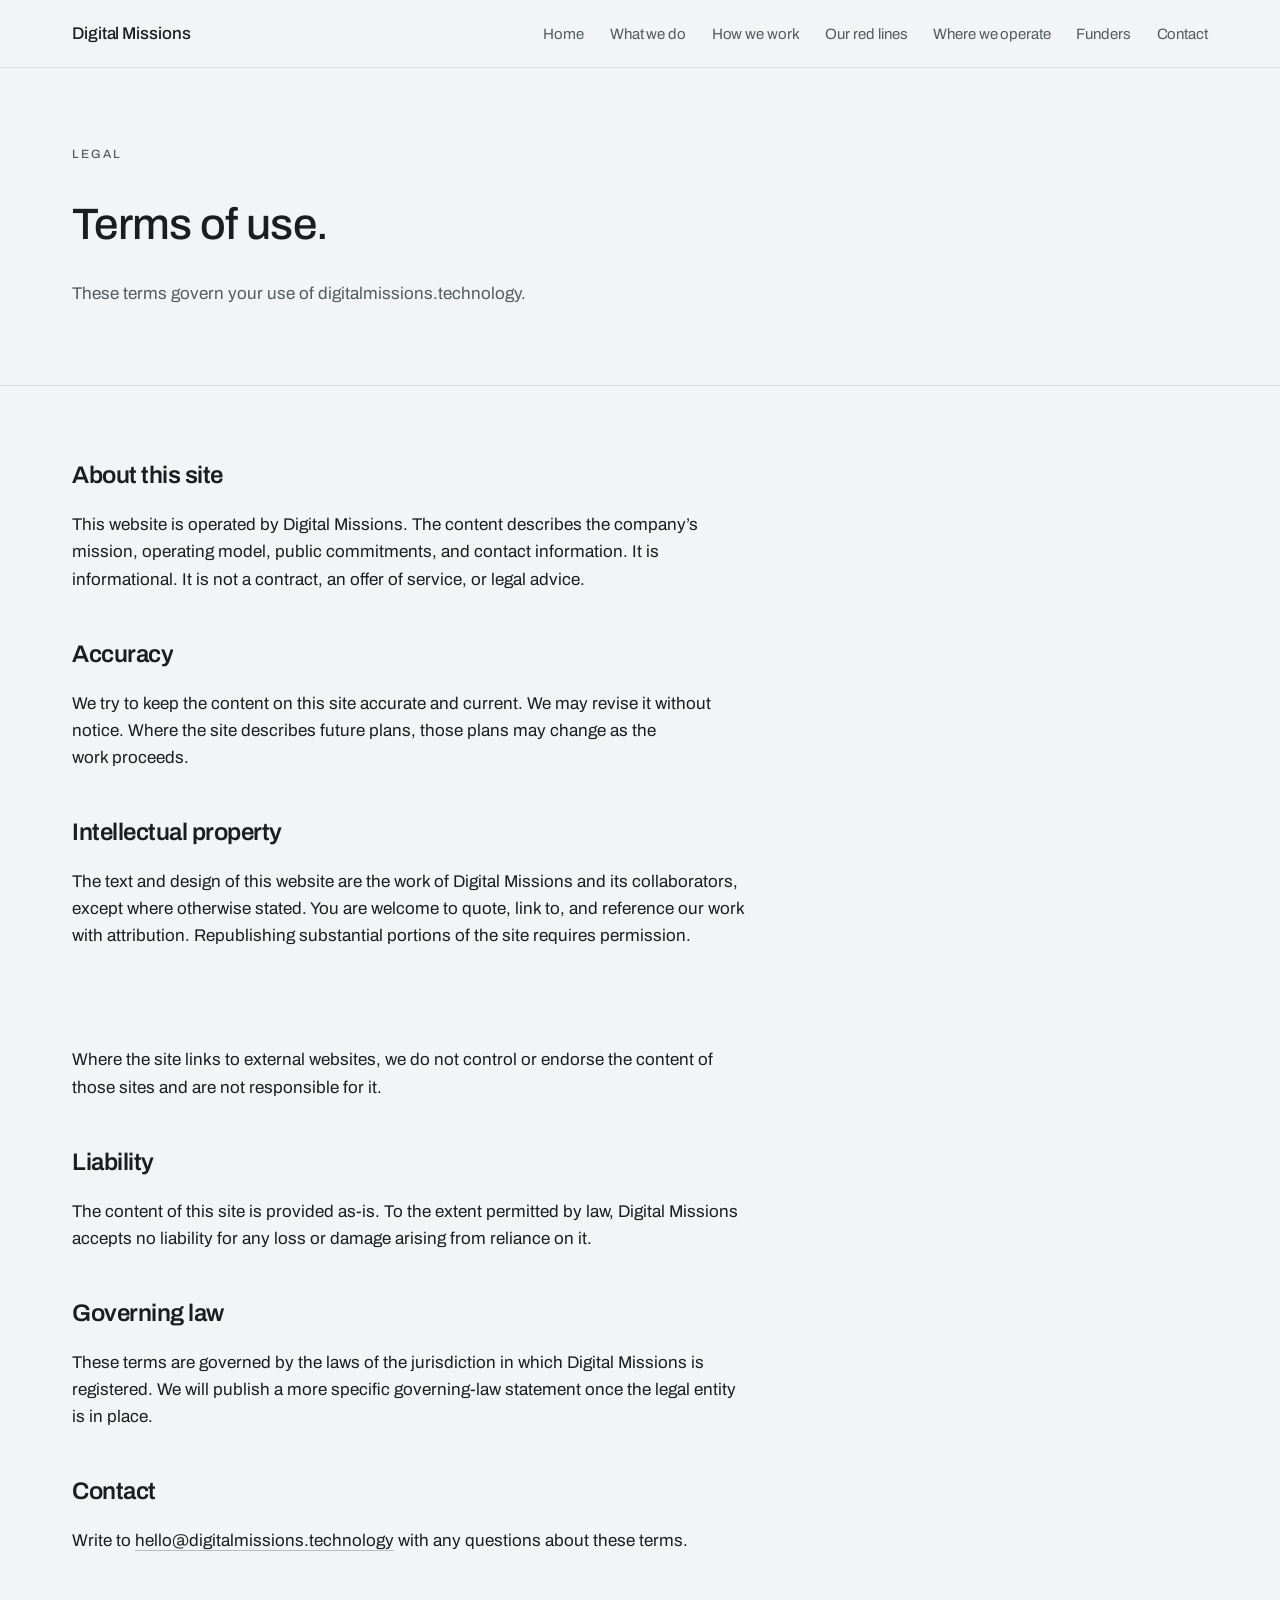
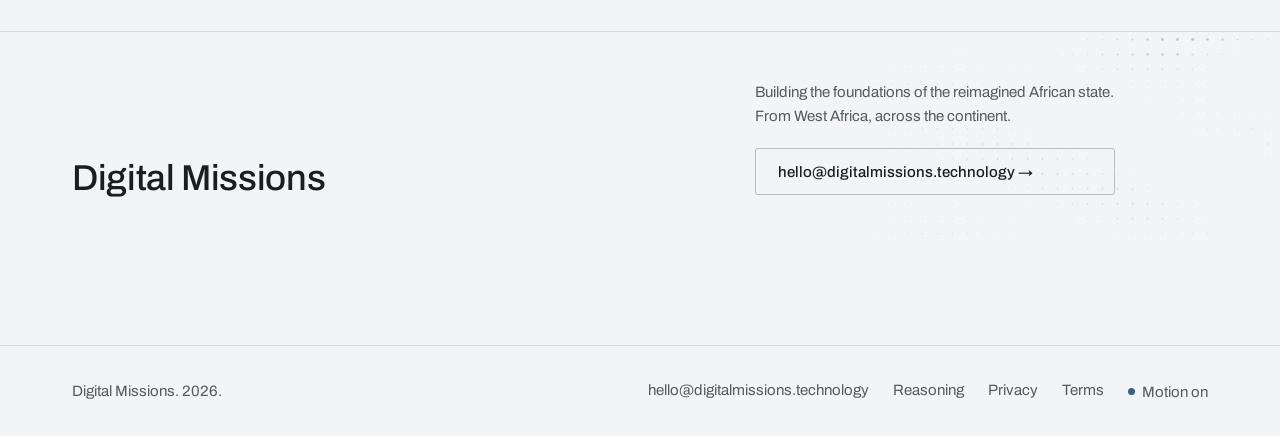
<file: terms.html>
<!doctype html>
<html lang="en">
<head>
  <meta charset="utf-8">
  <meta name="viewport" content="width=device-width, initial-scale=1">
  <meta name="theme-color" content="#F2F4F5">
  <title>Terms &mdash; Digital Missions</title>
  <meta name="description" content="Terms of use for the Digital Missions website.">
  <link rel="canonical" href="https://digitalmissions.technology/terms.html">
  <link rel="icon" type="image/svg+xml" href="assets/favicon.svg">
  <link rel="preconnect" href="https://fonts.googleapis.com">
  <link rel="preconnect" href="https://fonts.gstatic.com" crossorigin>
  <link rel="stylesheet" href="assets/styles.css?v=20260926.9">
  <script>(function(d){try{if(!matchMedia('(prefers-reduced-motion: reduce)').matches){d.classList.add('motion');var p=null,s=null,w=/\bdm-intro\b/;try{p=localStorage.getItem('dm-motion')}catch(e){}try{s=sessionStorage.getItem('dm-intro')}catch(e){}if(!s&&w.test(window.name)){s='1'}if(p==='paused'){d.classList.add('motion-paused')}else if(!s&&!location.hash){d.classList.add('intro')}if(!d.classList.contains('intro')){try{sessionStorage.setItem('dm-intro','1')}catch(e){}if(!w.test(window.name)){window.name=(window.name+' dm-intro').replace(/^ /,'')}}setTimeout(function(){if(!window.DMMotion){d.classList.remove('motion','intro')}},2500)}}catch(e){}})(document.documentElement);</script>
  <script src="assets/motion.js?v=20260926.9" defer></script>
</head>
<body>

<a class="skip-link" href="#main">Skip to content</a>

<header class="site-header">
  <div class="container header-inner">
    <a class="brand" href="index.html" aria-label="Digital Missions">Digital Missions</a>
    <nav class="primary-nav" aria-label="Primary">
      <ul>
        <li><a href="index.html">Home</a></li>
        <li><a href="what-we-do.html">What we do</a></li>
        <li><a href="how-we-work.html">How we work</a></li>
        <li><a href="our-red-lines.html">Our red lines</a></li>
        <li><a href="where-we-operate.html">Where we operate</a></li>
        <li><a href="funders.html">Funders</a></li>
        <li><a href="contact.html">Contact</a></li>
      </ul>
    </nav>
    <details class="mobile-nav" aria-label="Primary navigation">
      <summary><span>Toggle navigation</span></summary>
      <div class="mobile-nav-panel">
        <ul>
          <li><a href="index.html">Home</a></li>
          <li><a href="what-we-do.html">What we do</a></li>
          <li><a href="how-we-work.html">How we work</a></li>
          <li><a href="our-red-lines.html">Our red lines</a></li>
          <li><a href="where-we-operate.html">Where we operate</a></li>
        <li><a href="funders.html">Funders</a></li>
          <li><a href="contact.html">Contact</a></li>
        </ul>
      </div>
    </details>
  </div>
</header>

<main id="main">

  <section class="hero-soft">
    <div class="container">
      <span class="hero-tag">Legal</span>
      <h1>Terms of use.</h1>
      <p class="hero-summary">These terms govern your use of digitalmissions.technology.</p>
    </div>
  </section>

  <section class="section">
    <div class="container">
      <div class="column longform">

        <h2>About this site</h2>
        <p>This website is operated by Digital Missions. The content describes the company&rsquo;s mission, operating model, public commitments, and contact information. It is informational. It is not a contract, an offer of service, or legal advice.</p>

        <h2>Accuracy</h2>
        <p>We try to keep the content on this site accurate and current. We may revise it without notice. Where the site describes future plans, those plans may change as the work proceeds.</p>

        <h2>Intellectual property</h2>
        <p>The text and design of this website are the work of Digital Missions and its collaborators, except where otherwise stated. You are welcome to quote, link to, and reference our work with attribution. Republishing substantial portions of the site requires permission.</p>

        <h2>External links</h2>
        <p>Where the site links to external websites, we do not control or endorse the content of those sites and are not responsible for it.</p>

        <h2>Liability</h2>
        <p>The content of this site is provided as-is. To the extent permitted by law, Digital Missions accepts no liability for any loss or damage arising from reliance on it.</p>

        <h2>Governing law</h2>
        <p>These terms are governed by the laws of the jurisdiction in which Digital Missions is registered. We will publish a more specific governing-law statement once the legal entity is in place.</p>

        <h2>Contact</h2>
        <p>Write to <a href="mailto:hello@digitalmissions.technology">hello@digitalmissions.technology</a> with any questions about these terms.</p>
      </div>
    </div>
  </section>

</main>

<aside class="big-wordmark">
  <div class="container">
    <h2 class="big-wordmark__mark">Digital Missions</h2>
    <div class="big-wordmark__signup">
      <p>Building the foundations of the reimagined African state. From West Africa, across the continent.</p>
      <a class="btn big-wordmark__cta" href="contact.html">hello@digitalmissions.technology &rarr;</a>
    </div>
  </div>
  <div class="big-wordmark__dots" aria-hidden="true"></div>
</aside>

<footer class="site-footer">
  <div class="container footer-inner">
    <div>Digital Missions. 2026.</div>
    <ul>
      <li><a href="mailto:hello@digitalmissions.technology">hello@digitalmissions.technology</a></li>
      <li><a href="reasoning.html">Reasoning</a></li>
      <li><a href="privacy.html">Privacy</a></li>
      <li><a href="terms.html" aria-current="page">Terms</a></li>
    </ul>
  </div>
</footer>

</body>
</html>
</file>
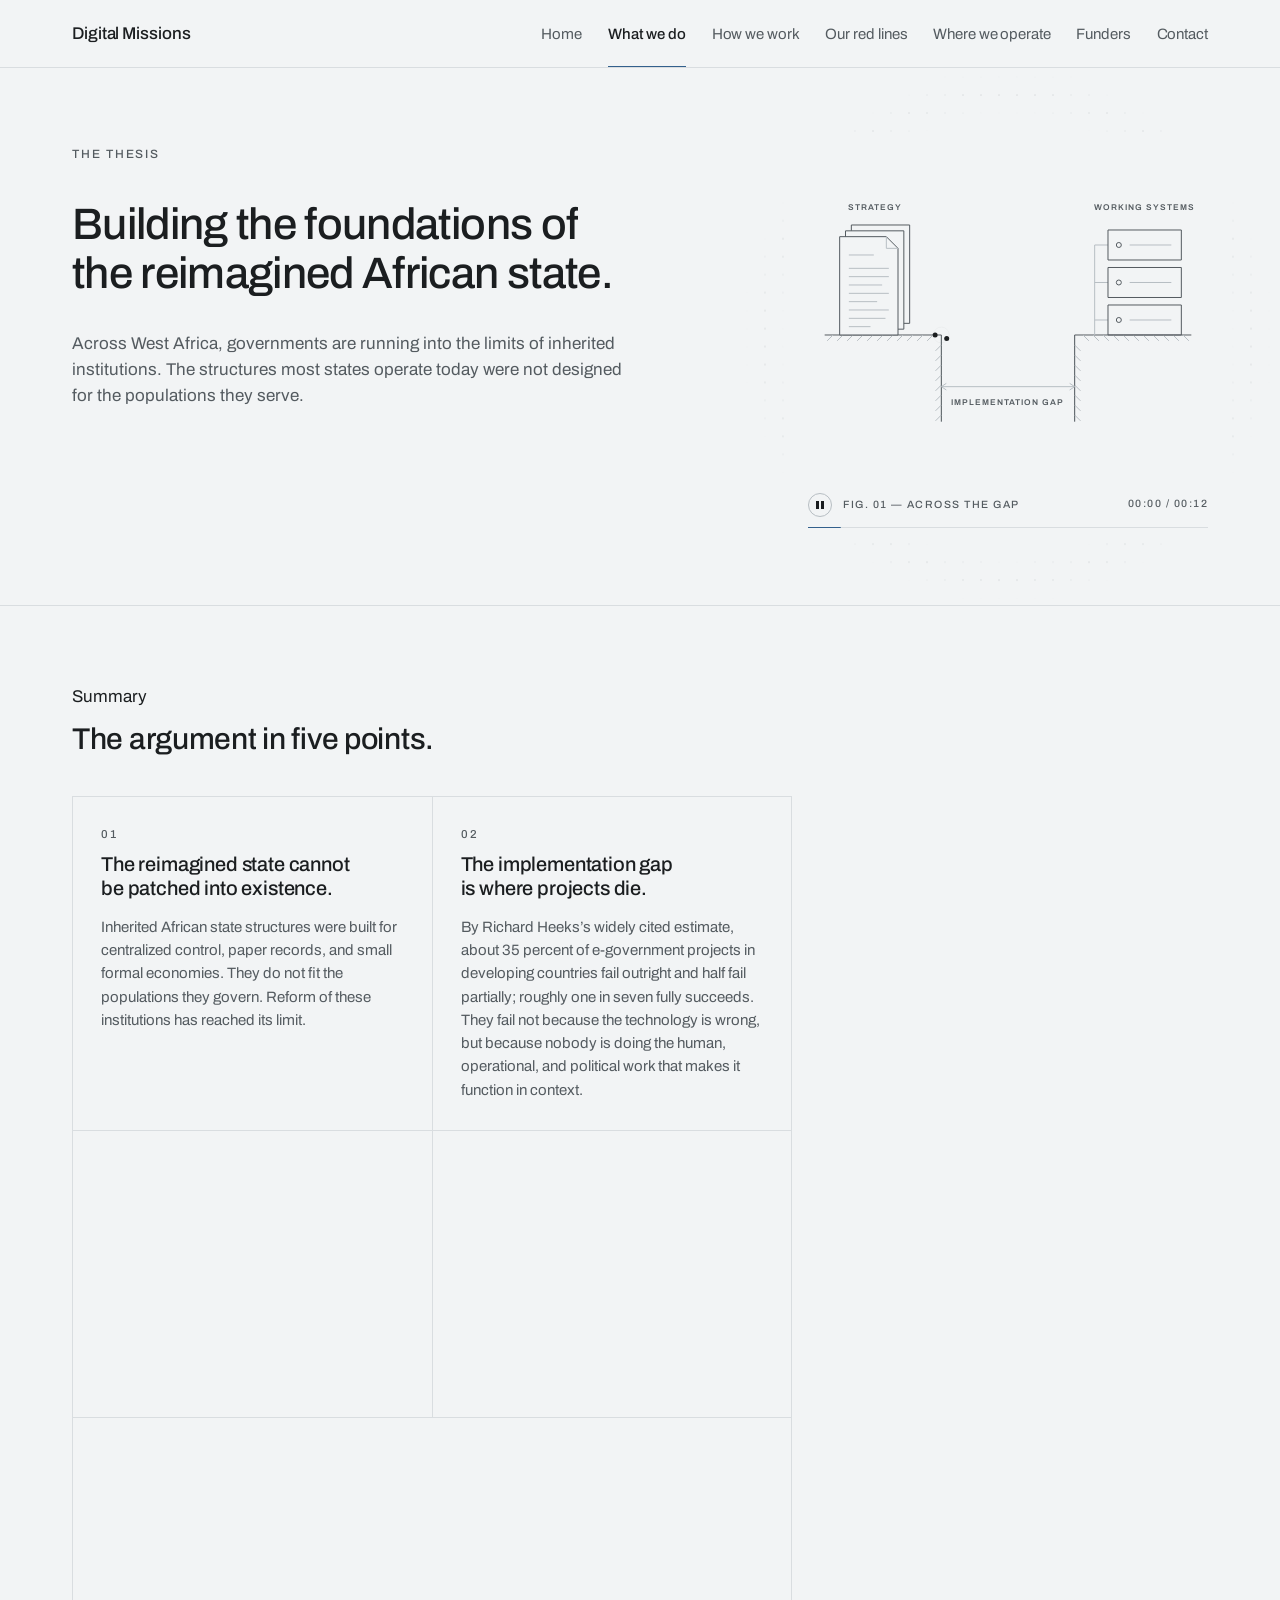
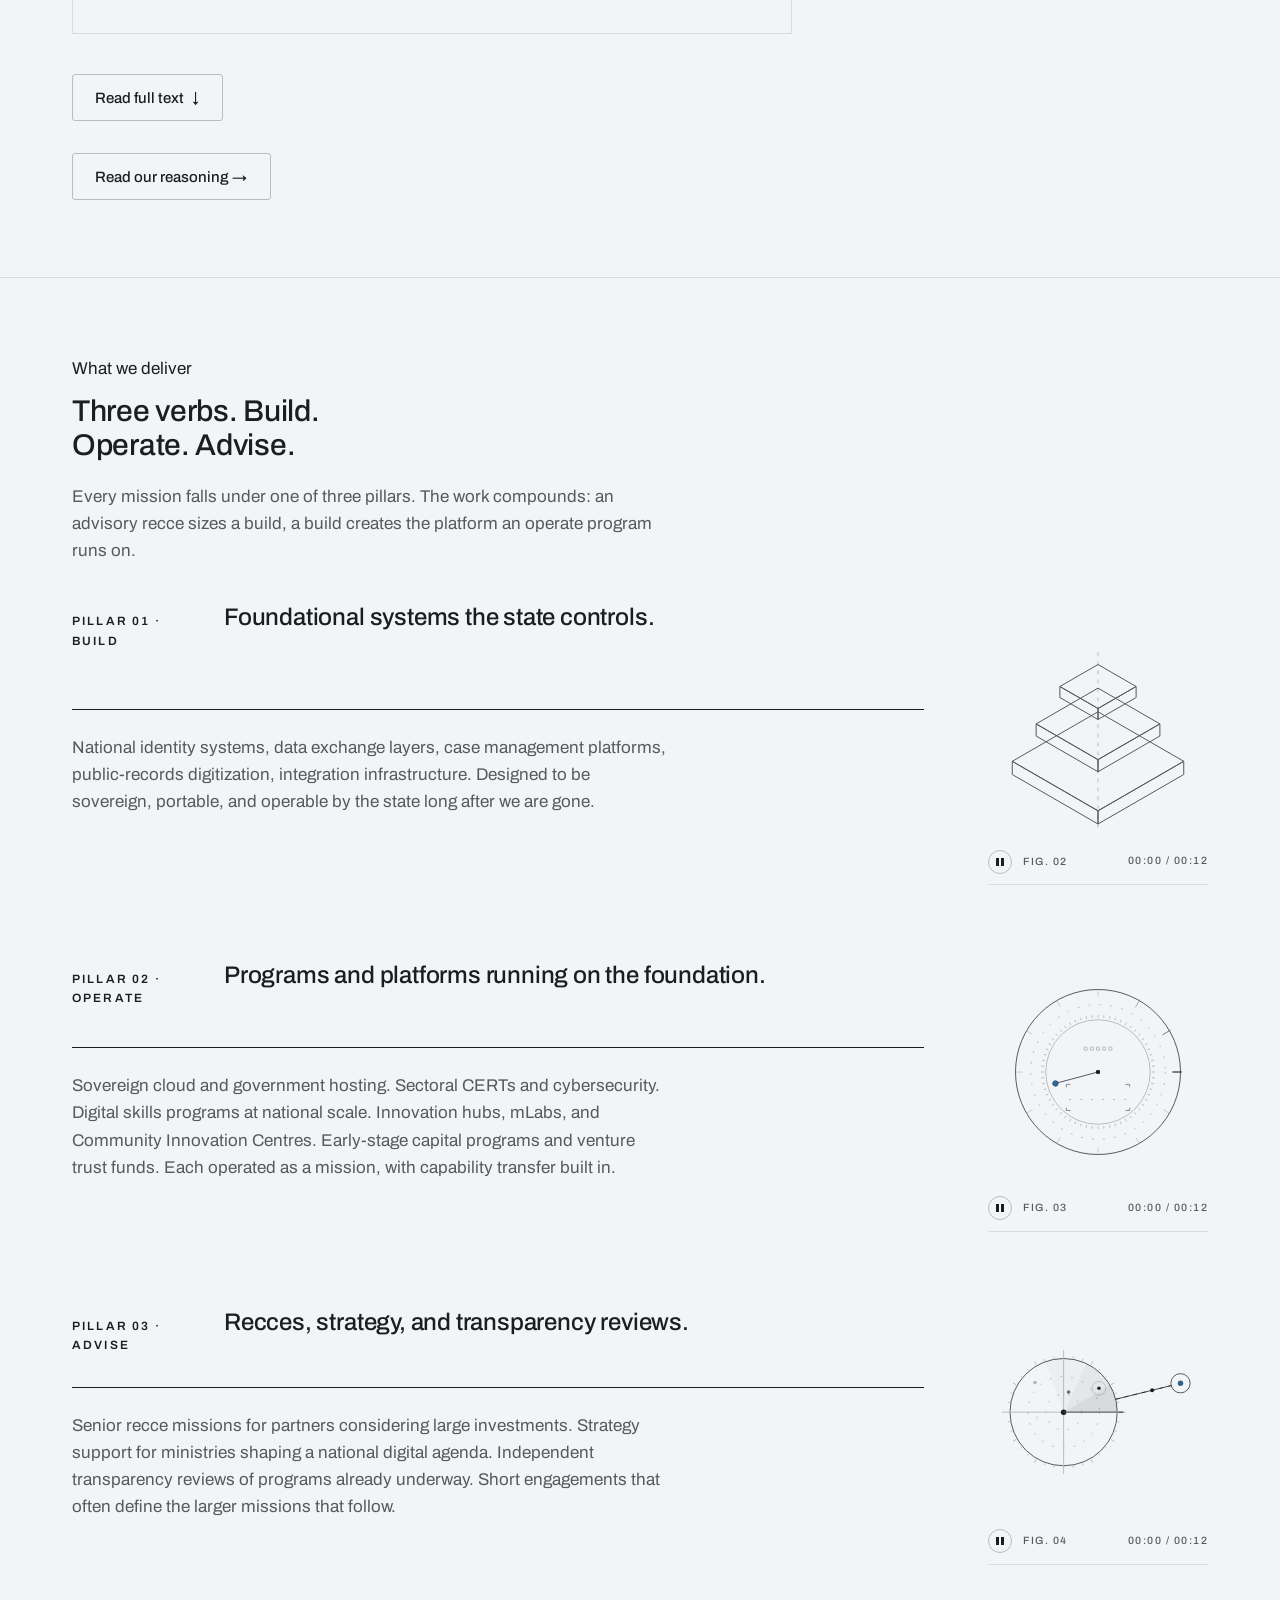
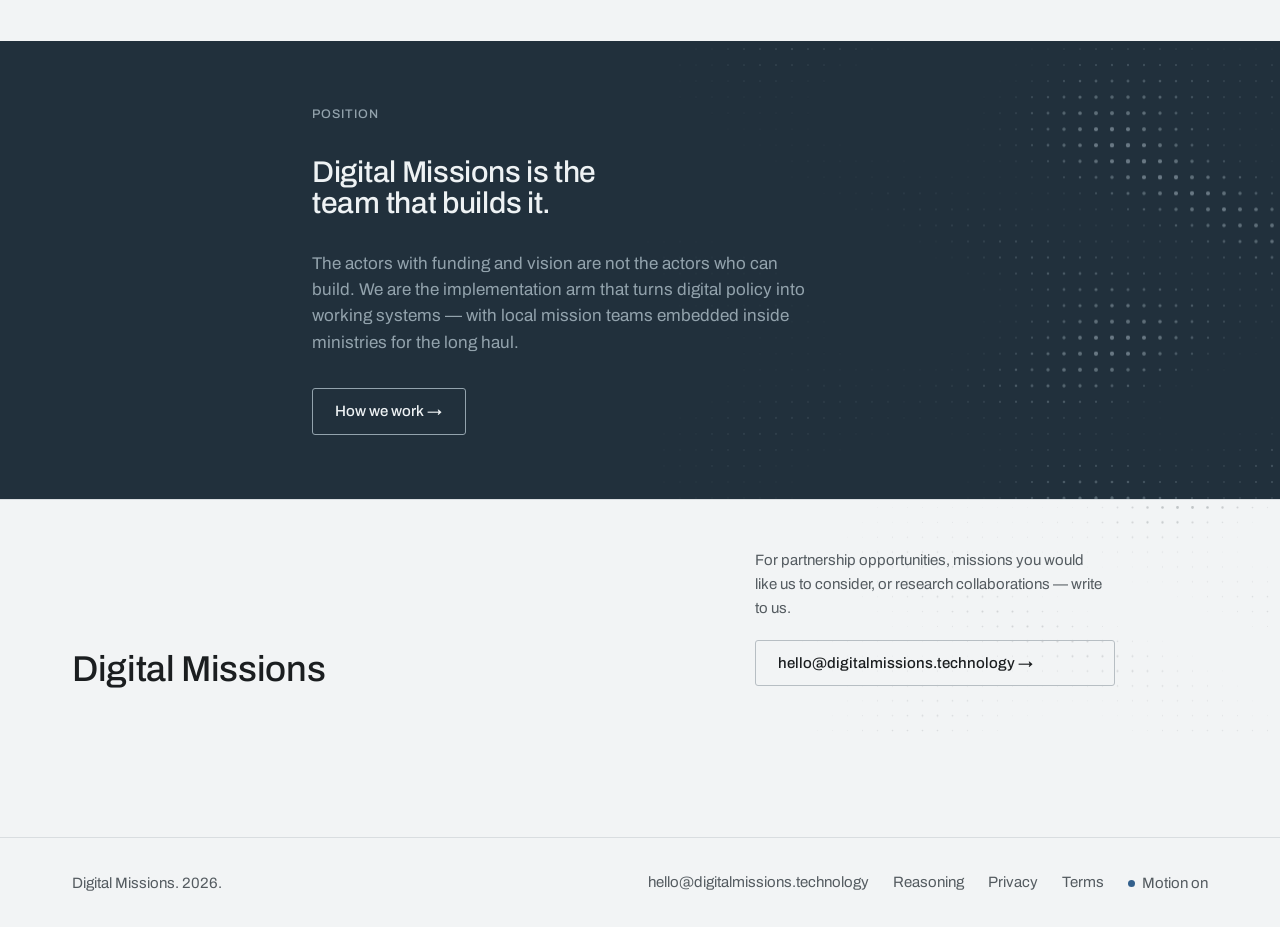
<file: what-we-do.html>
<!doctype html>
<html lang="en">
<head>
  <meta charset="utf-8">
  <meta name="viewport" content="width=device-width, initial-scale=1">
  <meta name="theme-color" content="#F2F4F5">
  <title>What we do &mdash; Digital Missions</title>
  <meta name="description" content="Digital Missions exists to fill the missing middle: the implementation arm that turns digital policy into working systems for African governments.">
  <link rel="canonical" href="https://digitalmissions.technology/what-we-do.html">
  <link rel="icon" type="image/svg+xml" href="assets/favicon.svg">
  <link rel="preconnect" href="https://fonts.googleapis.com">
  <link rel="preconnect" href="https://fonts.gstatic.com" crossorigin>
  <link rel="stylesheet" href="assets/styles.css?v=20260926.9">
  <script>(function(d){try{if(!matchMedia('(prefers-reduced-motion: reduce)').matches){d.classList.add('motion');var p=null,s=null,w=/\bdm-intro\b/;try{p=localStorage.getItem('dm-motion')}catch(e){}try{s=sessionStorage.getItem('dm-intro')}catch(e){}if(!s&&w.test(window.name)){s='1'}if(p==='paused'){d.classList.add('motion-paused')}else if(!s&&!location.hash){d.classList.add('intro')}if(!d.classList.contains('intro')){try{sessionStorage.setItem('dm-intro','1')}catch(e){}if(!w.test(window.name)){window.name=(window.name+' dm-intro').replace(/^ /,'')}}setTimeout(function(){if(!window.DMMotion){d.classList.remove('motion','intro')}},2500)}}catch(e){}})(document.documentElement);</script>
  <script src="assets/motion.js?v=20260926.9" defer></script>
</head>
<body>

<a class="skip-link" href="#main">Skip to content</a>

<header class="site-header">
  <div class="container header-inner">
    <a class="brand" href="index.html" aria-label="Digital Missions">Digital Missions</a>
    <nav class="primary-nav" aria-label="Primary">
      <ul>
        <li><a href="index.html">Home</a></li>
        <li><a href="what-we-do.html" aria-current="page">What we do</a></li>
        <li><a href="how-we-work.html">How we work</a></li>
        <li><a href="our-red-lines.html">Our red lines</a></li>
        <li><a href="where-we-operate.html">Where we operate</a></li>
        <li><a href="funders.html">Funders</a></li>
        <li><a href="contact.html">Contact</a></li>
      </ul>
    </nav>
    <details class="mobile-nav" aria-label="Primary navigation">
      <summary><span>Toggle navigation</span></summary>
      <div class="mobile-nav-panel">
        <ul>
          <li><a href="index.html">Home</a></li>
          <li><a href="what-we-do.html" aria-current="page">What we do</a></li>
          <li><a href="how-we-work.html">How we work</a></li>
          <li><a href="our-red-lines.html">Our red lines</a></li>
          <li><a href="where-we-operate.html">Where we operate</a></li>
        <li><a href="funders.html">Funders</a></li>
          <li><a href="contact.html">Contact</a></li>
        </ul>
      </div>
    </details>
  </div>
</header>

<main id="main">

  <section class="hero-soft">
    <div class="container">
      <span class="hero-tag">The thesis</span>
      <h1>Building the foundations of the reimagined African state.</h1>
      <p class="hero-summary">Across West Africa, governments are running into the limits of inherited institutions. The structures most states operate today were not designed for the populations they serve.</p>

      <svg xmlns="http://www.w3.org/2000/svg" data-scene="hero-what-we-do" class="plate hero-plate" data-loop="12" data-still="9.5" fill="none" stroke="currentColor" viewBox="0 0 480 400" role="img" aria-label="Schematic of the implementation gap: policy strategy on one bank, working systems on the other, and Digital Missions as the truss bridge built across the gap so that strategy reaches the systems and they go live.">
  <title>Across the gap</title>
  
  <path class="plate-line plate-line--strong" vector-effect="non-scaling-stroke" d="M20,228 L160,228 L160,332 M460,228 L320,228 L320,332" />
  <path class="plate-line" vector-effect="non-scaling-stroke" d="M30,228 l-7,7 M42,228 l-7,7 M54,228 l-7,7 M66,228 l-7,7 M78,228 l-7,7 M90,228 l-7,7 M102,228 l-7,7 M114,228 l-7,7 M126,228 l-7,7 M138,228 l-7,7 M150,228 l-7,7 M160,240 l-7,7 M160,252 l-7,7 M160,264 l-7,7 M160,276 l-7,7 M160,288 l-7,7 M160,300 l-7,7 M160,312 l-7,7 M160,324 l-7,7 M450,228 l7,7 M438,228 l7,7 M426,228 l7,7 M414,228 l7,7 M402,228 l7,7 M390,228 l7,7 M378,228 l7,7 M366,228 l7,7 M354,228 l7,7 M342,228 l7,7 M330,228 l7,7 M320,240 l7,7 M320,252 l7,7 M320,264 l7,7 M320,276 l7,7 M320,288 l7,7 M320,300 l7,7 M320,312 l7,7 M320,324 l7,7" />
  
  <path class="plate-line" vector-effect="non-scaling-stroke" d="M160,290 L320,290 M166,286 L160,290 L166,294 M314,286 L320,290 L314,294" />
  <text class="plate-text" fill="currentColor" stroke="none" x="240" y="312">Implementation gap</text>
  
  <path class="plate-node" vector-effect="non-scaling-stroke" d="M52,96 L122,96 L122,214 L52,214 Z" />
  <path class="plate-node" vector-effect="non-scaling-stroke" d="M45,103 L115,103 L115,221 L45,221 Z" />
  <path class="plate-node" vector-effect="non-scaling-stroke" d="M38,110 L94,110 L108,124 L108,228 L38,228 Z" />
  <path class="plate-line" vector-effect="non-scaling-stroke" d="M94,110 L94,124 L108,124 M49,132 L79,132 M49,148 L97,148 M49,158 L97,158 M49,168 L89,168 M49,178 L97,178 M49,188 L83,188 M49,198 L97,198 M49,208 L93,208 M49,218 L75,218" />
  <text class="plate-text" fill="currentColor" stroke="none" x="80" y="78">Strategy</text>
  
  <path class="plate-line" vector-effect="non-scaling-stroke" d="M344,228 L344,120 L360,120 M344,165 L360,165 M344,210 L360,210" />
  <path class="plate-line plate-line--strong" vector-effect="non-scaling-stroke" d="M360,192 L448,192 L448,228 L360,228 Z" />
  <path class="plate-line plate-line--strong" vector-effect="non-scaling-stroke" d="M360,147 L448,147 L448,183 L360,183 Z" />
  <path class="plate-line plate-line--strong" vector-effect="non-scaling-stroke" d="M360,102 L448,102 L448,138 L360,138 Z" />
  <path class="plate-line" vector-effect="non-scaling-stroke" d="M386,210 L436,210 M386,165 L436,165 M386,120 L436,120" />
  <circle class="plate-dot fx-hide" fill="currentColor" stroke="none" cx="373" cy="210" r="3" />
  <circle class="plate-dot fx-hide" fill="currentColor" stroke="none" cx="373" cy="165" r="3" />
  <circle class="plate-dot--accent fx-hide" fill="currentColor" stroke="none" cx="373" cy="120" r="4" />
  <text class="plate-text" fill="currentColor" stroke="none" x="404" y="78">Working systems</text>
  
  <g class="fx-hide">
    <path class="plate-line plate-line--strong" vector-effect="non-scaling-stroke" d="M150,228 L180,228 M180,228 L210,228 M210,228 L240,228 M240,228 L270,228 M270,228 L300,228 M300,228 L330,228 M180,174 L210,174 M210,174 L240,174 M240,174 L270,174 M270,174 L300,174 M150,228 L180,174 M330,228 L300,174 M180,174 L180,228 M210,174 L210,228 M240,174 L240,228 M270,174 L270,228 M300,174 L300,228 M180,174 L210,228 M210,174 L240,228 M270,174 L240,228 M300,174 L270,228" />
    <circle class="plate-dot" fill="currentColor" stroke="none" cx="150" cy="228" r="2" />
    <circle class="plate-dot" fill="currentColor" stroke="none" cx="180" cy="228" r="2" />
    <circle class="plate-dot" fill="currentColor" stroke="none" cx="210" cy="228" r="2" />
    <circle class="plate-dot" fill="currentColor" stroke="none" cx="240" cy="228" r="2" />
    <circle class="plate-dot" fill="currentColor" stroke="none" cx="270" cy="228" r="2" />
    <circle class="plate-dot" fill="currentColor" stroke="none" cx="300" cy="228" r="2" />
    <circle class="plate-dot" fill="currentColor" stroke="none" cx="330" cy="228" r="2" />
    <circle class="plate-dot" fill="currentColor" stroke="none" cx="180" cy="174" r="2" />
    <circle class="plate-dot" fill="currentColor" stroke="none" cx="210" cy="174" r="2" />
    <circle class="plate-dot" fill="currentColor" stroke="none" cx="240" cy="174" r="2" />
    <circle class="plate-dot" fill="currentColor" stroke="none" cx="270" cy="174" r="2" />
    <circle class="plate-dot" fill="currentColor" stroke="none" cx="300" cy="174" r="2" />
  </g>
  <text class="plate-text plate-text--center fx-hide" fill="currentColor" stroke="none" x="240" y="156">Digital Missions</text>
  <g class="fx" aria-hidden="true">
    <g>
      <animate attributeName="opacity" values="1;1;0;0" keyTimes="0;0.4958;0.5458;1" calcMode="spline" keySplines="0 0 1 1;.16 1 .3 1;0 0 1 1" dur="12s" repeatCount="indefinite" />
      <line class="fx-hi" x1="49" y1="132" x2="49" y2="132" opacity="0">
        <animate attributeName="x2" values="49;49;79;79" keyTimes="0;0.1958;0.2175;1" calcMode="spline" keySplines="0 0 1 1;.45 0 .55 1;0 0 1 1" dur="12s" repeatCount="indefinite" />
        <animate attributeName="opacity" values="0;0;1;1" keyTimes="0;0.1942;0.1958;1" dur="12s" repeatCount="indefinite" />
      </line>
      <line class="fx-hi" x1="49" y1="148" x2="49" y2="148" opacity="0">
        <animate attributeName="x2" values="49;49;97;97" keyTimes="0;0.2208;0.2425;1" calcMode="spline" keySplines="0 0 1 1;.45 0 .55 1;0 0 1 1" dur="12s" repeatCount="indefinite" />
        <animate attributeName="opacity" values="0;0;1;1" keyTimes="0;0.2192;0.2208;1" dur="12s" repeatCount="indefinite" />
      </line>
      <line class="fx-hi" x1="49" y1="158" x2="49" y2="158" opacity="0">
        <animate attributeName="x2" values="49;49;97;97" keyTimes="0;0.2458;0.2675;1" calcMode="spline" keySplines="0 0 1 1;.45 0 .55 1;0 0 1 1" dur="12s" repeatCount="indefinite" />
        <animate attributeName="opacity" values="0;0;1;1" keyTimes="0;0.2442;0.2458;1" dur="12s" repeatCount="indefinite" />
      </line>
      <line class="fx-hi" x1="49" y1="168" x2="49" y2="168" opacity="0">
        <animate attributeName="x2" values="49;49;89;89" keyTimes="0;0.2708;0.2925;1" calcMode="spline" keySplines="0 0 1 1;.45 0 .55 1;0 0 1 1" dur="12s" repeatCount="indefinite" />
        <animate attributeName="opacity" values="0;0;1;1" keyTimes="0;0.2692;0.2708;1" dur="12s" repeatCount="indefinite" />
      </line>
      <line class="fx-hi" x1="49" y1="178" x2="49" y2="178" opacity="0">
        <animate attributeName="x2" values="49;49;97;97" keyTimes="0;0.2958;0.3175;1" calcMode="spline" keySplines="0 0 1 1;.45 0 .55 1;0 0 1 1" dur="12s" repeatCount="indefinite" />
        <animate attributeName="opacity" values="0;0;1;1" keyTimes="0;0.2942;0.2958;1" dur="12s" repeatCount="indefinite" />
      </line>
      <line class="fx-hi" x1="49" y1="188" x2="49" y2="188" opacity="0">
        <animate attributeName="x2" values="49;49;83;83" keyTimes="0;0.3208;0.3425;1" calcMode="spline" keySplines="0 0 1 1;.45 0 .55 1;0 0 1 1" dur="12s" repeatCount="indefinite" />
        <animate attributeName="opacity" values="0;0;1;1" keyTimes="0;0.3192;0.3208;1" dur="12s" repeatCount="indefinite" />
      </line>
      <line class="fx-hi" x1="49" y1="198" x2="49" y2="198" opacity="0">
        <animate attributeName="x2" values="49;49;97;97" keyTimes="0;0.3458;0.3675;1" calcMode="spline" keySplines="0 0 1 1;.45 0 .55 1;0 0 1 1" dur="12s" repeatCount="indefinite" />
        <animate attributeName="opacity" values="0;0;1;1" keyTimes="0;0.3442;0.3458;1" dur="12s" repeatCount="indefinite" />
      </line>
      <line class="fx-hi" x1="49" y1="208" x2="49" y2="208" opacity="0">
        <animate attributeName="x2" values="49;49;93;93" keyTimes="0;0.3708;0.3925;1" calcMode="spline" keySplines="0 0 1 1;.45 0 .55 1;0 0 1 1" dur="12s" repeatCount="indefinite" />
        <animate attributeName="opacity" values="0;0;1;1" keyTimes="0;0.3692;0.3708;1" dur="12s" repeatCount="indefinite" />
      </line>
      <line class="fx-hi" x1="49" y1="218" x2="49" y2="218" opacity="0">
        <animate attributeName="x2" values="49;49;75;75" keyTimes="0;0.3958;0.4175;1" calcMode="spline" keySplines="0 0 1 1;.45 0 .55 1;0 0 1 1" dur="12s" repeatCount="indefinite" />
        <animate attributeName="opacity" values="0;0;1;1" keyTimes="0;0.3942;0.3958;1" dur="12s" repeatCount="indefinite" />
      </line>
    </g>
    <path class="fx-hi" d="M38,110 L94,110 L108,124 L108,228 L38,228 Z" opacity="0">
      <animate attributeName="opacity" values="0;0;0.9;0;0;0.9;0;0;0.9;0;0;0.9;0;0;0.9;0;0;0.9;0;0;0.9;0;0;0.9;0;0;0.9;0;0" keyTimes="0;0.0108;0.0167;0.0442;0.0483;0.0542;0.0817;0.4942;0.5;0.5275;0.5317;0.5375;0.565;0.5692;0.575;0.6025;0.6067;0.6125;0.64;0.6442;0.65;0.6775;0.6817;0.6875;0.715;0.7192;0.725;0.7525;1" calcMode="spline" keySplines="0 0 1 1;0 0 1 1;.16 1 .3 1;0 0 1 1;0 0 1 1;.16 1 .3 1;0 0 1 1;0 0 1 1;.16 1 .3 1;0 0 1 1;0 0 1 1;.16 1 .3 1;0 0 1 1;0 0 1 1;.16 1 .3 1;0 0 1 1;0 0 1 1;.16 1 .3 1;0 0 1 1;0 0 1 1;.16 1 .3 1;0 0 1 1;0 0 1 1;.16 1 .3 1;0 0 1 1;0 0 1 1;.16 1 .3 1;0 0 1 1" dur="12s" repeatCount="indefinite" />
    </path>
    <circle class="fx-packet" r="3" opacity="0">
      <animateMotion path="M128,228 L160,228 Q172,228 180,280" keyPoints="0;0;0.36;1;0;0" keyTimes="0;0.0125;0.0583;0.1167;0.1183;1" calcMode="spline" keySplines="0 0 1 1;.3 0 .7 1;.5 0 .9 .6;0 0 1 1;0 0 1 1" dur="12s" repeatCount="indefinite" />
      <animate attributeName="opacity" values="0;0;1;1;0;0" keyTimes="0;0.0108;0.0208;0.0792;0.1167;1" calcMode="spline" keySplines="0 0 1 1;0 0 1 1;0 0 1 1;.5 0 .9 .6;0 0 1 1" dur="12s" repeatCount="indefinite" />
    </circle>
    <circle class="fx-packet" r="3" opacity="0">
      <animateMotion path="M128,228 L160,228 Q172,228 174,280" keyPoints="0;0;0.36;1;0;0" keyTimes="0;0.05;0.0958;0.1542;0.1558;1" calcMode="spline" keySplines="0 0 1 1;.3 0 .7 1;.5 0 .9 .6;0 0 1 1;0 0 1 1" dur="12s" repeatCount="indefinite" />
      <animate attributeName="opacity" values="0;0;1;1;0;0" keyTimes="0;0.0483;0.0583;0.1167;0.1542;1" calcMode="spline" keySplines="0 0 1 1;0 0 1 1;0 0 1 1;.5 0 .9 .6;0 0 1 1" dur="12s" repeatCount="indefinite" />
    </circle>
    <circle class="fx-ring" cx="160" cy="228" r="2" opacity="0">
      <animate attributeName="r" values="2;2;10;2;2" keyTimes="0;0.0583;0.1167;0.1183;1" calcMode="spline" keySplines="0 0 1 1;.16 1 .3 1;0 0 1 1;0 0 1 1" dur="12s" repeatCount="indefinite" />
      <animate attributeName="opacity" values="0;0;0.6;0;0" keyTimes="0;0.0567;0.0583;0.1167;1" calcMode="spline" keySplines="0 0 1 1;0 0 1 1;.16 1 .3 1;0 0 1 1" dur="12s" repeatCount="indefinite" />
    </circle>
    <circle class="fx-ring" cx="160" cy="228" r="2" opacity="0">
      <animate attributeName="r" values="2;2;10;2;2" keyTimes="0;0.0958;0.1542;0.1558;1" calcMode="spline" keySplines="0 0 1 1;.16 1 .3 1;0 0 1 1;0 0 1 1" dur="12s" repeatCount="indefinite" />
      <animate attributeName="opacity" values="0;0;0.6;0;0" keyTimes="0;0.0942;0.0958;0.1542;1" calcMode="spline" keySplines="0 0 1 1;0 0 1 1;.16 1 .3 1;0 0 1 1" dur="12s" repeatCount="indefinite" />
    </circle>
    <path class="fx-hi" d="M160,228 L160,332 M320,228 L320,332" opacity="0">
      <animate attributeName="opacity" values="0;0;0.9;0;0;0.9;0;0" keyTimes="0;0.0625;0.0708;0.1;0.1;0.1083;0.1375;1" calcMode="spline" keySplines="0 0 1 1;0 0 1 1;.16 1 .3 1;0 0 1 1;0 0 1 1;.16 1 .3 1;0 0 1 1" dur="12s" repeatCount="indefinite" />
    </path>
    <line class="fx-soft" x1="150" y1="228" x2="150" y2="228" opacity="0">
      <animate attributeName="x2" values="150;150;330;330;150;150" keyTimes="0;0.1167;0.1625;0.9833;0.985;1" dur="12s" repeatCount="indefinite" />
      <animate attributeName="opacity" values="0;0;1;1;0;0" keyTimes="0;0.115;0.1167;0.9333;0.9833;1" calcMode="spline" keySplines="0 0 1 1;0 0 1 1;0 0 1 1;.45 0 .55 1;0 0 1 1" dur="12s" repeatCount="indefinite" />
    </line>
    <line class="fx-hi" x1="240" y1="290" x2="240" y2="290" opacity="0">
      <animate attributeName="x2" values="240;240;160;160;240;240" keyTimes="0;0.1083;0.15;0.2208;0.2225;1" calcMode="spline" keySplines="0 0 1 1;.16 1 .3 1;0 0 1 1;0 0 1 1;0 0 1 1" dur="12s" repeatCount="indefinite" />
      <animate attributeName="opacity" values="0;0;1;1;0;0" keyTimes="0;0.1067;0.1083;0.1708;0.2208;1" calcMode="spline" keySplines="0 0 1 1;0 0 1 1;0 0 1 1;.16 1 .3 1;0 0 1 1" dur="12s" repeatCount="indefinite" />
    </line>
    <line class="fx-hi" x1="240" y1="290" x2="240" y2="290" opacity="0">
      <animate attributeName="x2" values="240;240;320;320;240;240" keyTimes="0;0.1083;0.15;0.2208;0.2225;1" calcMode="spline" keySplines="0 0 1 1;.16 1 .3 1;0 0 1 1;0 0 1 1;0 0 1 1" dur="12s" repeatCount="indefinite" />
      <animate attributeName="opacity" values="0;0;1;1;0;0" keyTimes="0;0.1067;0.1083;0.1708;0.2208;1" calcMode="spline" keySplines="0 0 1 1;0 0 1 1;0 0 1 1;.16 1 .3 1;0 0 1 1" dur="12s" repeatCount="indefinite" />
    </line>
    <path class="fx-hi" d="M166,286 L160,290 L166,294 M314,286 L320,290 L314,294" opacity="0">
      <animate attributeName="opacity" values="0;0;1;1;0;0" keyTimes="0;0.14;0.1467;0.1708;0.2208;1" calcMode="spline" keySplines="0 0 1 1;0 0 1 1;0 0 1 1;.16 1 .3 1;0 0 1 1" dur="12s" repeatCount="indefinite" />
    </path>
    <line class="fx-sweep" x1="150" y1="222" x2="150" y2="234" opacity="0">
      <animate attributeName="opacity" values="0;0;1;1;0;0" keyTimes="0;0.115;0.1167;0.4708;0.5042;1" calcMode="spline" keySplines="0 0 1 1;0 0 1 1;0 0 1 1;.45 0 .55 1;0 0 1 1" dur="12s" repeatCount="indefinite" />
    </line>
    <line class="fx-sweep" x1="180" y1="222" x2="180" y2="234" opacity="0">
      <animate attributeName="opacity" values="0;0;1;1;0;0" keyTimes="0;0.1227;0.1243;0.4708;0.5042;1" calcMode="spline" keySplines="0 0 1 1;0 0 1 1;0 0 1 1;.45 0 .55 1;0 0 1 1" dur="12s" repeatCount="indefinite" />
    </line>
    <line class="fx-sweep" x1="210" y1="222" x2="210" y2="234" opacity="0">
      <animate attributeName="opacity" values="0;0;1;1;0;0" keyTimes="0;0.1303;0.1319;0.4708;0.5042;1" calcMode="spline" keySplines="0 0 1 1;0 0 1 1;0 0 1 1;.45 0 .55 1;0 0 1 1" dur="12s" repeatCount="indefinite" />
    </line>
    <line class="fx-sweep" x1="240" y1="222" x2="240" y2="234" opacity="0">
      <animate attributeName="opacity" values="0;0;1;1;0;0" keyTimes="0;0.1379;0.1396;0.4708;0.5042;1" calcMode="spline" keySplines="0 0 1 1;0 0 1 1;0 0 1 1;.45 0 .55 1;0 0 1 1" dur="12s" repeatCount="indefinite" />
    </line>
    <line class="fx-sweep" x1="270" y1="222" x2="270" y2="234" opacity="0">
      <animate attributeName="opacity" values="0;0;1;1;0;0" keyTimes="0;0.1456;0.1472;0.4708;0.5042;1" calcMode="spline" keySplines="0 0 1 1;0 0 1 1;0 0 1 1;.45 0 .55 1;0 0 1 1" dur="12s" repeatCount="indefinite" />
    </line>
    <line class="fx-sweep" x1="300" y1="222" x2="300" y2="234" opacity="0">
      <animate attributeName="opacity" values="0;0;1;1;0;0" keyTimes="0;0.1532;0.1548;0.4708;0.5042;1" calcMode="spline" keySplines="0 0 1 1;0 0 1 1;0 0 1 1;.45 0 .55 1;0 0 1 1" dur="12s" repeatCount="indefinite" />
    </line>
    <line class="fx-sweep" x1="330" y1="222" x2="330" y2="234" opacity="0">
      <animate attributeName="opacity" values="0;0;1;1;0;0" keyTimes="0;0.1608;0.1625;0.4708;0.5042;1" calcMode="spline" keySplines="0 0 1 1;0 0 1 1;0 0 1 1;.45 0 .55 1;0 0 1 1" dur="12s" repeatCount="indefinite" />
    </line>
    <circle class="fx-ring" cx="150" cy="228" r="3" opacity="0">
      <animate attributeName="r" values="3;3;13;3;3" keyTimes="0;0.1625;0.2542;0.2558;1" calcMode="spline" keySplines="0 0 1 1;.16 1 .3 1;0 0 1 1;0 0 1 1" dur="12s" repeatCount="indefinite" />
      <animate attributeName="opacity" values="0;0;0.85;0;0" keyTimes="0;0.1608;0.1625;0.2542;1" calcMode="spline" keySplines="0 0 1 1;0 0 1 1;.16 1 .3 1;0 0 1 1" dur="12s" repeatCount="indefinite" />
    </circle>
    <circle class="fx-ring" cx="330" cy="228" r="3" opacity="0">
      <animate attributeName="r" values="3;3;13;3;3" keyTimes="0;0.1625;0.2542;0.2558;1" calcMode="spline" keySplines="0 0 1 1;.16 1 .3 1;0 0 1 1;0 0 1 1" dur="12s" repeatCount="indefinite" />
      <animate attributeName="opacity" values="0;0;0.85;0;0" keyTimes="0;0.1608;0.1625;0.2542;1" calcMode="spline" keySplines="0 0 1 1;0 0 1 1;.16 1 .3 1;0 0 1 1" dur="12s" repeatCount="indefinite" />
    </circle>
    <g>
      <animate attributeName="opacity" values="1;1;0;0" keyTimes="0;0.8583;0.8917;1" calcMode="spline" keySplines="0 0 1 1;.45 0 .55 1;0 0 1 1" dur="12s" repeatCount="indefinite" />
      <line class="plate-line plate-line--strong" vector-effect="non-scaling-stroke" x1="150" y1="228" x2="150" y2="228" opacity="0">
        <animate attributeName="x2" values="150;150;180;180" keyTimes="0;0.1708;0.1958;1" calcMode="spline" keySplines="0 0 1 1;.45 0 .55 1;0 0 1 1" dur="12s" repeatCount="indefinite" />
        <animate attributeName="y2" values="228;228;228;228" keyTimes="0;0.1708;0.1958;1" calcMode="spline" keySplines="0 0 1 1;.45 0 .55 1;0 0 1 1" dur="12s" repeatCount="indefinite" />
        <animate attributeName="opacity" values="0;0;1;1" keyTimes="0;0.1708;0.1725;1" dur="12s" repeatCount="indefinite" />
      </line>
      <line class="plate-line plate-line--strong" vector-effect="non-scaling-stroke" x1="180" y1="228" x2="180" y2="228" opacity="0">
        <animate attributeName="x2" values="180;180;180;180" keyTimes="0;0.1958;0.2208;1" calcMode="spline" keySplines="0 0 1 1;.45 0 .55 1;0 0 1 1" dur="12s" repeatCount="indefinite" />
        <animate attributeName="y2" values="228;228;174;174" keyTimes="0;0.1958;0.2208;1" calcMode="spline" keySplines="0 0 1 1;.45 0 .55 1;0 0 1 1" dur="12s" repeatCount="indefinite" />
        <animate attributeName="opacity" values="0;0;1;1" keyTimes="0;0.1958;0.1975;1" dur="12s" repeatCount="indefinite" />
      </line>
      <line class="plate-line plate-line--strong" vector-effect="non-scaling-stroke" x1="180" y1="174" x2="180" y2="174" opacity="0">
        <animate attributeName="x2" values="180;180;150;150" keyTimes="0;0.2208;0.2458;1" calcMode="spline" keySplines="0 0 1 1;.45 0 .55 1;0 0 1 1" dur="12s" repeatCount="indefinite" />
        <animate attributeName="y2" values="174;174;228;228" keyTimes="0;0.2208;0.2458;1" calcMode="spline" keySplines="0 0 1 1;.45 0 .55 1;0 0 1 1" dur="12s" repeatCount="indefinite" />
        <animate attributeName="opacity" values="0;0;1;1" keyTimes="0;0.2208;0.2225;1" dur="12s" repeatCount="indefinite" />
      </line>
      <line class="plate-line plate-line--strong" vector-effect="non-scaling-stroke" x1="180" y1="228" x2="180" y2="228" opacity="0">
        <animate attributeName="x2" values="180;180;210;210" keyTimes="0;0.2708;0.2958;1" calcMode="spline" keySplines="0 0 1 1;.45 0 .55 1;0 0 1 1" dur="12s" repeatCount="indefinite" />
        <animate attributeName="y2" values="228;228;228;228" keyTimes="0;0.2708;0.2958;1" calcMode="spline" keySplines="0 0 1 1;.45 0 .55 1;0 0 1 1" dur="12s" repeatCount="indefinite" />
        <animate attributeName="opacity" values="0;0;1;1" keyTimes="0;0.2708;0.2725;1" dur="12s" repeatCount="indefinite" />
      </line>
      <line class="plate-line plate-line--strong" vector-effect="non-scaling-stroke" x1="210" y1="228" x2="210" y2="228" opacity="0">
        <animate attributeName="x2" values="210;210;180;180" keyTimes="0;0.2958;0.3208;1" calcMode="spline" keySplines="0 0 1 1;.45 0 .55 1;0 0 1 1" dur="12s" repeatCount="indefinite" />
        <animate attributeName="y2" values="228;228;174;174" keyTimes="0;0.2958;0.3208;1" calcMode="spline" keySplines="0 0 1 1;.45 0 .55 1;0 0 1 1" dur="12s" repeatCount="indefinite" />
        <animate attributeName="opacity" values="0;0;1;1" keyTimes="0;0.2958;0.2975;1" dur="12s" repeatCount="indefinite" />
      </line>
      <line class="plate-line plate-line--strong" vector-effect="non-scaling-stroke" x1="180" y1="174" x2="180" y2="174" opacity="0">
        <animate attributeName="x2" values="180;180;210;210" keyTimes="0;0.3208;0.3458;1" calcMode="spline" keySplines="0 0 1 1;.45 0 .55 1;0 0 1 1" dur="12s" repeatCount="indefinite" />
        <animate attributeName="y2" values="174;174;174;174" keyTimes="0;0.3208;0.3458;1" calcMode="spline" keySplines="0 0 1 1;.45 0 .55 1;0 0 1 1" dur="12s" repeatCount="indefinite" />
        <animate attributeName="opacity" values="0;0;1;1" keyTimes="0;0.3208;0.3225;1" dur="12s" repeatCount="indefinite" />
      </line>
      <line class="plate-line plate-line--strong" vector-effect="non-scaling-stroke" x1="210" y1="174" x2="210" y2="174" opacity="0">
        <animate attributeName="x2" values="210;210;210;210" keyTimes="0;0.3458;0.3708;1" calcMode="spline" keySplines="0 0 1 1;.45 0 .55 1;0 0 1 1" dur="12s" repeatCount="indefinite" />
        <animate attributeName="y2" values="174;174;228;228" keyTimes="0;0.3458;0.3708;1" calcMode="spline" keySplines="0 0 1 1;.45 0 .55 1;0 0 1 1" dur="12s" repeatCount="indefinite" />
        <animate attributeName="opacity" values="0;0;1;1" keyTimes="0;0.3458;0.3475;1" dur="12s" repeatCount="indefinite" />
      </line>
      <line class="plate-line plate-line--strong" vector-effect="non-scaling-stroke" x1="210" y1="228" x2="210" y2="228" opacity="0">
        <animate attributeName="x2" values="210;210;240;240" keyTimes="0;0.3708;0.3958;1" calcMode="spline" keySplines="0 0 1 1;.45 0 .55 1;0 0 1 1" dur="12s" repeatCount="indefinite" />
        <animate attributeName="y2" values="228;228;228;228" keyTimes="0;0.3708;0.3958;1" calcMode="spline" keySplines="0 0 1 1;.45 0 .55 1;0 0 1 1" dur="12s" repeatCount="indefinite" />
        <animate attributeName="opacity" values="0;0;1;1" keyTimes="0;0.3708;0.3725;1" dur="12s" repeatCount="indefinite" />
      </line>
      <line class="plate-line plate-line--strong" vector-effect="non-scaling-stroke" x1="240" y1="228" x2="240" y2="228" opacity="0">
        <animate attributeName="x2" values="240;240;210;210" keyTimes="0;0.3958;0.4208;1" calcMode="spline" keySplines="0 0 1 1;.45 0 .55 1;0 0 1 1" dur="12s" repeatCount="indefinite" />
        <animate attributeName="y2" values="228;228;174;174" keyTimes="0;0.3958;0.4208;1" calcMode="spline" keySplines="0 0 1 1;.45 0 .55 1;0 0 1 1" dur="12s" repeatCount="indefinite" />
        <animate attributeName="opacity" values="0;0;1;1" keyTimes="0;0.3958;0.3975;1" dur="12s" repeatCount="indefinite" />
      </line>
      <line class="plate-line plate-line--strong" vector-effect="non-scaling-stroke" x1="210" y1="174" x2="210" y2="174" opacity="0">
        <animate attributeName="x2" values="210;210;240;240" keyTimes="0;0.4208;0.4458;1" calcMode="spline" keySplines="0 0 1 1;.45 0 .55 1;0 0 1 1" dur="12s" repeatCount="indefinite" />
        <animate attributeName="y2" values="174;174;174;174" keyTimes="0;0.4208;0.4458;1" calcMode="spline" keySplines="0 0 1 1;.45 0 .55 1;0 0 1 1" dur="12s" repeatCount="indefinite" />
        <animate attributeName="opacity" values="0;0;1;1" keyTimes="0;0.4208;0.4225;1" dur="12s" repeatCount="indefinite" />
      </line>
      <line class="plate-line plate-line--strong" vector-effect="non-scaling-stroke" x1="240" y1="174" x2="240" y2="174" opacity="0">
        <animate attributeName="x2" values="240;240;240;240" keyTimes="0;0.4458;0.4708;1" calcMode="spline" keySplines="0 0 1 1;.45 0 .55 1;0 0 1 1" dur="12s" repeatCount="indefinite" />
        <animate attributeName="y2" values="174;174;228;228" keyTimes="0;0.4458;0.4708;1" calcMode="spline" keySplines="0 0 1 1;.45 0 .55 1;0 0 1 1" dur="12s" repeatCount="indefinite" />
        <animate attributeName="opacity" values="0;0;1;1" keyTimes="0;0.4458;0.4475;1" dur="12s" repeatCount="indefinite" />
      </line>
      <line class="plate-line plate-line--strong" vector-effect="non-scaling-stroke" x1="330" y1="228" x2="330" y2="228" opacity="0">
        <animate attributeName="x2" values="330;330;300;300" keyTimes="0;0.1708;0.1958;1" calcMode="spline" keySplines="0 0 1 1;.45 0 .55 1;0 0 1 1" dur="12s" repeatCount="indefinite" />
        <animate attributeName="y2" values="228;228;228;228" keyTimes="0;0.1708;0.1958;1" calcMode="spline" keySplines="0 0 1 1;.45 0 .55 1;0 0 1 1" dur="12s" repeatCount="indefinite" />
        <animate attributeName="opacity" values="0;0;1;1" keyTimes="0;0.1708;0.1725;1" dur="12s" repeatCount="indefinite" />
      </line>
      <line class="plate-line plate-line--strong" vector-effect="non-scaling-stroke" x1="300" y1="228" x2="300" y2="228" opacity="0">
        <animate attributeName="x2" values="300;300;300;300" keyTimes="0;0.1958;0.2208;1" calcMode="spline" keySplines="0 0 1 1;.45 0 .55 1;0 0 1 1" dur="12s" repeatCount="indefinite" />
        <animate attributeName="y2" values="228;228;174;174" keyTimes="0;0.1958;0.2208;1" calcMode="spline" keySplines="0 0 1 1;.45 0 .55 1;0 0 1 1" dur="12s" repeatCount="indefinite" />
        <animate attributeName="opacity" values="0;0;1;1" keyTimes="0;0.1958;0.1975;1" dur="12s" repeatCount="indefinite" />
      </line>
      <line class="plate-line plate-line--strong" vector-effect="non-scaling-stroke" x1="300" y1="174" x2="300" y2="174" opacity="0">
        <animate attributeName="x2" values="300;300;330;330" keyTimes="0;0.2208;0.2458;1" calcMode="spline" keySplines="0 0 1 1;.45 0 .55 1;0 0 1 1" dur="12s" repeatCount="indefinite" />
        <animate attributeName="y2" values="174;174;228;228" keyTimes="0;0.2208;0.2458;1" calcMode="spline" keySplines="0 0 1 1;.45 0 .55 1;0 0 1 1" dur="12s" repeatCount="indefinite" />
        <animate attributeName="opacity" values="0;0;1;1" keyTimes="0;0.2208;0.2225;1" dur="12s" repeatCount="indefinite" />
      </line>
      <line class="plate-line plate-line--strong" vector-effect="non-scaling-stroke" x1="300" y1="228" x2="300" y2="228" opacity="0">
        <animate attributeName="x2" values="300;300;270;270" keyTimes="0;0.2708;0.2958;1" calcMode="spline" keySplines="0 0 1 1;.45 0 .55 1;0 0 1 1" dur="12s" repeatCount="indefinite" />
        <animate attributeName="y2" values="228;228;228;228" keyTimes="0;0.2708;0.2958;1" calcMode="spline" keySplines="0 0 1 1;.45 0 .55 1;0 0 1 1" dur="12s" repeatCount="indefinite" />
        <animate attributeName="opacity" values="0;0;1;1" keyTimes="0;0.2708;0.2725;1" dur="12s" repeatCount="indefinite" />
      </line>
      <line class="plate-line plate-line--strong" vector-effect="non-scaling-stroke" x1="270" y1="228" x2="270" y2="228" opacity="0">
        <animate attributeName="x2" values="270;270;300;300" keyTimes="0;0.2958;0.3208;1" calcMode="spline" keySplines="0 0 1 1;.45 0 .55 1;0 0 1 1" dur="12s" repeatCount="indefinite" />
        <animate attributeName="y2" values="228;228;174;174" keyTimes="0;0.2958;0.3208;1" calcMode="spline" keySplines="0 0 1 1;.45 0 .55 1;0 0 1 1" dur="12s" repeatCount="indefinite" />
        <animate attributeName="opacity" values="0;0;1;1" keyTimes="0;0.2958;0.2975;1" dur="12s" repeatCount="indefinite" />
      </line>
      <line class="plate-line plate-line--strong" vector-effect="non-scaling-stroke" x1="300" y1="174" x2="300" y2="174" opacity="0">
        <animate attributeName="x2" values="300;300;270;270" keyTimes="0;0.3208;0.3458;1" calcMode="spline" keySplines="0 0 1 1;.45 0 .55 1;0 0 1 1" dur="12s" repeatCount="indefinite" />
        <animate attributeName="y2" values="174;174;174;174" keyTimes="0;0.3208;0.3458;1" calcMode="spline" keySplines="0 0 1 1;.45 0 .55 1;0 0 1 1" dur="12s" repeatCount="indefinite" />
        <animate attributeName="opacity" values="0;0;1;1" keyTimes="0;0.3208;0.3225;1" dur="12s" repeatCount="indefinite" />
      </line>
      <line class="plate-line plate-line--strong" vector-effect="non-scaling-stroke" x1="270" y1="174" x2="270" y2="174" opacity="0">
        <animate attributeName="x2" values="270;270;270;270" keyTimes="0;0.3458;0.3708;1" calcMode="spline" keySplines="0 0 1 1;.45 0 .55 1;0 0 1 1" dur="12s" repeatCount="indefinite" />
        <animate attributeName="y2" values="174;174;228;228" keyTimes="0;0.3458;0.3708;1" calcMode="spline" keySplines="0 0 1 1;.45 0 .55 1;0 0 1 1" dur="12s" repeatCount="indefinite" />
        <animate attributeName="opacity" values="0;0;1;1" keyTimes="0;0.3458;0.3475;1" dur="12s" repeatCount="indefinite" />
      </line>
      <line class="plate-line plate-line--strong" vector-effect="non-scaling-stroke" x1="270" y1="228" x2="270" y2="228" opacity="0">
        <animate attributeName="x2" values="270;270;240;240" keyTimes="0;0.3708;0.3958;1" calcMode="spline" keySplines="0 0 1 1;.45 0 .55 1;0 0 1 1" dur="12s" repeatCount="indefinite" />
        <animate attributeName="y2" values="228;228;228;228" keyTimes="0;0.3708;0.3958;1" calcMode="spline" keySplines="0 0 1 1;.45 0 .55 1;0 0 1 1" dur="12s" repeatCount="indefinite" />
        <animate attributeName="opacity" values="0;0;1;1" keyTimes="0;0.3708;0.3725;1" dur="12s" repeatCount="indefinite" />
      </line>
      <line class="plate-line plate-line--strong" vector-effect="non-scaling-stroke" x1="240" y1="228" x2="240" y2="228" opacity="0">
        <animate attributeName="x2" values="240;240;270;270" keyTimes="0;0.3958;0.4208;1" calcMode="spline" keySplines="0 0 1 1;.45 0 .55 1;0 0 1 1" dur="12s" repeatCount="indefinite" />
        <animate attributeName="y2" values="228;228;174;174" keyTimes="0;0.3958;0.4208;1" calcMode="spline" keySplines="0 0 1 1;.45 0 .55 1;0 0 1 1" dur="12s" repeatCount="indefinite" />
        <animate attributeName="opacity" values="0;0;1;1" keyTimes="0;0.3958;0.3975;1" dur="12s" repeatCount="indefinite" />
      </line>
      <line class="plate-line plate-line--strong" vector-effect="non-scaling-stroke" x1="270" y1="174" x2="270" y2="174" opacity="0">
        <animate attributeName="x2" values="270;270;240;240" keyTimes="0;0.4208;0.4458;1" calcMode="spline" keySplines="0 0 1 1;.45 0 .55 1;0 0 1 1" dur="12s" repeatCount="indefinite" />
        <animate attributeName="y2" values="174;174;174;174" keyTimes="0;0.4208;0.4458;1" calcMode="spline" keySplines="0 0 1 1;.45 0 .55 1;0 0 1 1" dur="12s" repeatCount="indefinite" />
        <animate attributeName="opacity" values="0;0;1;1" keyTimes="0;0.4208;0.4225;1" dur="12s" repeatCount="indefinite" />
      </line>
      <circle class="plate-dot" cx="150" cy="228" r="0">
        <animate attributeName="r" values="0;0;3.4;2;2" keyTimes="0;0.1708;0.1842;0.2058;1" calcMode="spline" keySplines="0 0 1 1;.16 1 .3 1;.45 0 .55 1;0 0 1 1" dur="12s" repeatCount="indefinite" />
      </circle>
      <circle class="plate-dot" cx="180" cy="228" r="0">
        <animate attributeName="r" values="0;0;3.4;2;2" keyTimes="0;0.1958;0.2092;0.2308;1" calcMode="spline" keySplines="0 0 1 1;.16 1 .3 1;.45 0 .55 1;0 0 1 1" dur="12s" repeatCount="indefinite" />
      </circle>
      <circle class="plate-dot" cx="210" cy="228" r="0">
        <animate attributeName="r" values="0;0;3.4;2;2" keyTimes="0;0.2958;0.3092;0.3308;1" calcMode="spline" keySplines="0 0 1 1;.16 1 .3 1;.45 0 .55 1;0 0 1 1" dur="12s" repeatCount="indefinite" />
      </circle>
      <circle class="plate-dot" cx="240" cy="228" r="0">
        <animate attributeName="r" values="0;0;3.4;2;2" keyTimes="0;0.3958;0.4092;0.4308;1" calcMode="spline" keySplines="0 0 1 1;.16 1 .3 1;.45 0 .55 1;0 0 1 1" dur="12s" repeatCount="indefinite" />
      </circle>
      <circle class="plate-dot" cx="270" cy="228" r="0">
        <animate attributeName="r" values="0;0;3.4;2;2" keyTimes="0;0.2958;0.3092;0.3308;1" calcMode="spline" keySplines="0 0 1 1;.16 1 .3 1;.45 0 .55 1;0 0 1 1" dur="12s" repeatCount="indefinite" />
      </circle>
      <circle class="plate-dot" cx="300" cy="228" r="0">
        <animate attributeName="r" values="0;0;3.4;2;2" keyTimes="0;0.1958;0.2092;0.2308;1" calcMode="spline" keySplines="0 0 1 1;.16 1 .3 1;.45 0 .55 1;0 0 1 1" dur="12s" repeatCount="indefinite" />
      </circle>
      <circle class="plate-dot" cx="330" cy="228" r="0">
        <animate attributeName="r" values="0;0;3.4;2;2" keyTimes="0;0.1708;0.1842;0.2058;1" calcMode="spline" keySplines="0 0 1 1;.16 1 .3 1;.45 0 .55 1;0 0 1 1" dur="12s" repeatCount="indefinite" />
      </circle>
      <circle class="plate-dot" cx="180" cy="174" r="0">
        <animate attributeName="r" values="0;0;3.4;2;2;3;2;2;3;2;2;3;2;2;3;2;2;3;2;2;3;2;2;3;2;2" keyTimes="0;0.2208;0.2342;0.2558;0.5234;0.5351;0.5584;0.5609;0.5726;0.5959;0.5984;0.6101;0.6334;0.6359;0.6476;0.6709;0.6734;0.6851;0.7084;0.7109;0.7226;0.7459;0.7484;0.7601;0.7834;1" calcMode="spline" keySplines="0 0 1 1;.16 1 .3 1;.45 0 .55 1;0 0 1 1;.16 1 .3 1;.45 0 .55 1;0 0 1 1;.16 1 .3 1;.45 0 .55 1;0 0 1 1;.16 1 .3 1;.45 0 .55 1;0 0 1 1;.16 1 .3 1;.45 0 .55 1;0 0 1 1;.16 1 .3 1;.45 0 .55 1;0 0 1 1;.16 1 .3 1;.45 0 .55 1;0 0 1 1;.16 1 .3 1;.45 0 .55 1;0 0 1 1" dur="12s" repeatCount="indefinite" />
      </circle>
      <circle class="plate-dot" cx="210" cy="174" r="0">
        <animate attributeName="r" values="0;0;3.4;2;2;3;2;2;3;2;2;3;2;2;3;2;2;3;2;2;3;2;2;3;2;2" keyTimes="0;0.3458;0.3592;0.3808;0.5327;0.5444;0.5677;0.5703;0.5819;0.6052;0.6078;0.6194;0.6428;0.6452;0.6569;0.6803;0.6827;0.6944;0.7177;0.7203;0.7319;0.7553;0.7578;0.7694;0.7927;1" calcMode="spline" keySplines="0 0 1 1;.16 1 .3 1;.45 0 .55 1;0 0 1 1;.16 1 .3 1;.45 0 .55 1;0 0 1 1;.16 1 .3 1;.45 0 .55 1;0 0 1 1;.16 1 .3 1;.45 0 .55 1;0 0 1 1;.16 1 .3 1;.45 0 .55 1;0 0 1 1;.16 1 .3 1;.45 0 .55 1;0 0 1 1;.16 1 .3 1;.45 0 .55 1;0 0 1 1;.16 1 .3 1;.45 0 .55 1;0 0 1 1" dur="12s" repeatCount="indefinite" />
      </circle>
      <circle class="plate-dot" cx="240" cy="174" r="0">
        <animate attributeName="r" values="0;0;3.4;2;2;3;2;2;3;2;2;3;2;2;3;2;2;3;2;2;3;2;2;3;2;2" keyTimes="0;0.4458;0.4592;0.4808;0.5411;0.5527;0.5761;0.5786;0.5903;0.6136;0.6161;0.6278;0.6511;0.6536;0.6653;0.6886;0.6911;0.7027;0.7261;0.7286;0.7402;0.7636;0.7661;0.7778;0.8011;1" calcMode="spline" keySplines="0 0 1 1;.16 1 .3 1;.45 0 .55 1;0 0 1 1;.16 1 .3 1;.45 0 .55 1;0 0 1 1;.16 1 .3 1;.45 0 .55 1;0 0 1 1;.16 1 .3 1;.45 0 .55 1;0 0 1 1;.16 1 .3 1;.45 0 .55 1;0 0 1 1;.16 1 .3 1;.45 0 .55 1;0 0 1 1;.16 1 .3 1;.45 0 .55 1;0 0 1 1;.16 1 .3 1;.45 0 .55 1;0 0 1 1" dur="12s" repeatCount="indefinite" />
      </circle>
      <circle class="plate-dot" cx="270" cy="174" r="0">
        <animate attributeName="r" values="0;0;3.4;2;2;3;2;2;3;2;2;3;2;2;3;2;2;3;2;2;3;2;2;3;2;2" keyTimes="0;0.3458;0.3592;0.3808;0.5496;0.5613;0.5846;0.5871;0.5988;0.6221;0.6246;0.6362;0.6596;0.6621;0.6738;0.6971;0.6996;0.7113;0.7346;0.7371;0.7487;0.7721;0.7746;0.7863;0.8096;1" calcMode="spline" keySplines="0 0 1 1;.16 1 .3 1;.45 0 .55 1;0 0 1 1;.16 1 .3 1;.45 0 .55 1;0 0 1 1;.16 1 .3 1;.45 0 .55 1;0 0 1 1;.16 1 .3 1;.45 0 .55 1;0 0 1 1;.16 1 .3 1;.45 0 .55 1;0 0 1 1;.16 1 .3 1;.45 0 .55 1;0 0 1 1;.16 1 .3 1;.45 0 .55 1;0 0 1 1;.16 1 .3 1;.45 0 .55 1;0 0 1 1" dur="12s" repeatCount="indefinite" />
      </circle>
      <circle class="plate-dot" cx="300" cy="174" r="0">
        <animate attributeName="r" values="0;0;3.4;2;2;3;2;2;3;2;2;3;2;2;3;2;2;3;2;2;3;2;2;3;2;2" keyTimes="0;0.2208;0.2342;0.2558;0.5594;0.5711;0.5944;0.5969;0.6086;0.6319;0.6344;0.6461;0.6694;0.6719;0.6836;0.7069;0.7094;0.7211;0.7444;0.7469;0.7586;0.7819;0.7844;0.7961;0.8194;1" calcMode="spline" keySplines="0 0 1 1;.16 1 .3 1;.45 0 .55 1;0 0 1 1;.16 1 .3 1;.45 0 .55 1;0 0 1 1;.16 1 .3 1;.45 0 .55 1;0 0 1 1;.16 1 .3 1;.45 0 .55 1;0 0 1 1;.16 1 .3 1;.45 0 .55 1;0 0 1 1;.16 1 .3 1;.45 0 .55 1;0 0 1 1;.16 1 .3 1;.45 0 .55 1;0 0 1 1;.16 1 .3 1;.45 0 .55 1;0 0 1 1" dur="12s" repeatCount="indefinite" />
      </circle>
    </g>
    <circle class="fx-ring" cx="180" cy="174" r="2" opacity="0">
      <animate attributeName="r" values="2;2;9;2;2" keyTimes="0;0.2208;0.2875;0.2892;1" calcMode="spline" keySplines="0 0 1 1;.16 1 .3 1;0 0 1 1;0 0 1 1" dur="12s" repeatCount="indefinite" />
      <animate attributeName="opacity" values="0;0;0.85;0;0" keyTimes="0;0.2192;0.2208;0.2875;1" calcMode="spline" keySplines="0 0 1 1;0 0 1 1;.16 1 .3 1;0 0 1 1" dur="12s" repeatCount="indefinite" />
    </circle>
    <circle class="fx-ring" cx="300" cy="174" r="2" opacity="0">
      <animate attributeName="r" values="2;2;9;2;2" keyTimes="0;0.2208;0.2875;0.2892;1" calcMode="spline" keySplines="0 0 1 1;.16 1 .3 1;0 0 1 1;0 0 1 1" dur="12s" repeatCount="indefinite" />
      <animate attributeName="opacity" values="0;0;0.85;0;0" keyTimes="0;0.2192;0.2208;0.2875;1" calcMode="spline" keySplines="0 0 1 1;0 0 1 1;.16 1 .3 1;0 0 1 1" dur="12s" repeatCount="indefinite" />
    </circle>
    <circle class="fx-ring" cx="210" cy="228" r="2" opacity="0">
      <animate attributeName="r" values="2;2;9;2;2" keyTimes="0;0.2958;0.3625;0.3642;1" calcMode="spline" keySplines="0 0 1 1;.16 1 .3 1;0 0 1 1;0 0 1 1" dur="12s" repeatCount="indefinite" />
      <animate attributeName="opacity" values="0;0;0.85;0;0" keyTimes="0;0.2942;0.2958;0.3625;1" calcMode="spline" keySplines="0 0 1 1;0 0 1 1;.16 1 .3 1;0 0 1 1" dur="12s" repeatCount="indefinite" />
    </circle>
    <circle class="fx-ring" cx="270" cy="228" r="2" opacity="0">
      <animate attributeName="r" values="2;2;9;2;2" keyTimes="0;0.2958;0.3625;0.3642;1" calcMode="spline" keySplines="0 0 1 1;.16 1 .3 1;0 0 1 1;0 0 1 1" dur="12s" repeatCount="indefinite" />
      <animate attributeName="opacity" values="0;0;0.85;0;0" keyTimes="0;0.2942;0.2958;0.3625;1" calcMode="spline" keySplines="0 0 1 1;0 0 1 1;.16 1 .3 1;0 0 1 1" dur="12s" repeatCount="indefinite" />
    </circle>
    <circle class="fx-ring" cx="210" cy="174" r="2" opacity="0">
      <animate attributeName="r" values="2;2;9;2;2" keyTimes="0;0.3458;0.4125;0.4142;1" calcMode="spline" keySplines="0 0 1 1;.16 1 .3 1;0 0 1 1;0 0 1 1" dur="12s" repeatCount="indefinite" />
      <animate attributeName="opacity" values="0;0;0.85;0;0" keyTimes="0;0.3442;0.3458;0.4125;1" calcMode="spline" keySplines="0 0 1 1;0 0 1 1;.16 1 .3 1;0 0 1 1" dur="12s" repeatCount="indefinite" />
    </circle>
    <circle class="fx-ring" cx="270" cy="174" r="2" opacity="0">
      <animate attributeName="r" values="2;2;9;2;2" keyTimes="0;0.3458;0.4125;0.4142;1" calcMode="spline" keySplines="0 0 1 1;.16 1 .3 1;0 0 1 1;0 0 1 1" dur="12s" repeatCount="indefinite" />
      <animate attributeName="opacity" values="0;0;0.85;0;0" keyTimes="0;0.3442;0.3458;0.4125;1" calcMode="spline" keySplines="0 0 1 1;0 0 1 1;.16 1 .3 1;0 0 1 1" dur="12s" repeatCount="indefinite" />
    </circle>
    <circle class="fx-ring" cx="240" cy="228" r="2" opacity="0">
      <animate attributeName="r" values="2;2;11;2;2" keyTimes="0;0.3958;0.4625;0.4642;1" calcMode="spline" keySplines="0 0 1 1;.16 1 .3 1;0 0 1 1;0 0 1 1" dur="12s" repeatCount="indefinite" />
      <animate attributeName="opacity" values="0;0;0.85;0;0" keyTimes="0;0.3942;0.3958;0.4625;1" calcMode="spline" keySplines="0 0 1 1;0 0 1 1;.16 1 .3 1;0 0 1 1" dur="12s" repeatCount="indefinite" />
    </circle>
    <circle class="fx-packet" cx="150" cy="228" r="2.6" opacity="0">
      <animate attributeName="cx" values="150;150;180;180;180;180;150;150;180;180;210;210;180;180;210;210;210;210;240;240;210;210;240;240;240;240" keyTimes="0;0.1708;0.1958;0.1958;0.2208;0.2208;0.2458;0.2458;0.2708;0.2708;0.2958;0.2958;0.3208;0.3208;0.3458;0.3458;0.3708;0.3708;0.3958;0.3958;0.4208;0.4208;0.4458;0.4458;0.4708;1" calcMode="spline" keySplines="0 0 1 1;.45 0 .55 1;0 0 1 1;.45 0 .55 1;0 0 1 1;.45 0 .55 1;0 0 1 1;.45 0 .55 1;0 0 1 1;.45 0 .55 1;0 0 1 1;.45 0 .55 1;0 0 1 1;.45 0 .55 1;0 0 1 1;.45 0 .55 1;0 0 1 1;.45 0 .55 1;0 0 1 1;.45 0 .55 1;0 0 1 1;.45 0 .55 1;0 0 1 1;.45 0 .55 1;0 0 1 1" dur="12s" repeatCount="indefinite" />
      <animate attributeName="cy" values="228;228;228;228;174;174;228;228;228;228;228;228;174;174;174;174;228;228;228;228;174;174;174;174;228;228" keyTimes="0;0.1708;0.1958;0.1958;0.2208;0.2208;0.2458;0.2458;0.2708;0.2708;0.2958;0.2958;0.3208;0.3208;0.3458;0.3458;0.3708;0.3708;0.3958;0.3958;0.4208;0.4208;0.4458;0.4458;0.4708;1" calcMode="spline" keySplines="0 0 1 1;.45 0 .55 1;0 0 1 1;.45 0 .55 1;0 0 1 1;.45 0 .55 1;0 0 1 1;.45 0 .55 1;0 0 1 1;.45 0 .55 1;0 0 1 1;.45 0 .55 1;0 0 1 1;.45 0 .55 1;0 0 1 1;.45 0 .55 1;0 0 1 1;.45 0 .55 1;0 0 1 1;.45 0 .55 1;0 0 1 1;.45 0 .55 1;0 0 1 1;.45 0 .55 1;0 0 1 1" dur="12s" repeatCount="indefinite" />
      <animate attributeName="opacity" values="0;0;1;1;0;0" keyTimes="0;0.1542;0.1708;0.4708;0.4958;1" calcMode="spline" keySplines="0 0 1 1;0 0 1 1;0 0 1 1;.16 1 .3 1;0 0 1 1" dur="12s" repeatCount="indefinite" />
    </circle>
    <circle class="fx-packet" cx="330" cy="228" r="2.6" opacity="0">
      <animate attributeName="cx" values="330;330;300;300;300;300;330;330;300;300;270;270;300;300;270;270;270;270;240;240;270;270;240;240" keyTimes="0;0.1708;0.1958;0.1958;0.2208;0.2208;0.2458;0.2458;0.2708;0.2708;0.2958;0.2958;0.3208;0.3208;0.3458;0.3458;0.3708;0.3708;0.3958;0.3958;0.4208;0.4208;0.4458;1" calcMode="spline" keySplines="0 0 1 1;.45 0 .55 1;0 0 1 1;.45 0 .55 1;0 0 1 1;.45 0 .55 1;0 0 1 1;.45 0 .55 1;0 0 1 1;.45 0 .55 1;0 0 1 1;.45 0 .55 1;0 0 1 1;.45 0 .55 1;0 0 1 1;.45 0 .55 1;0 0 1 1;.45 0 .55 1;0 0 1 1;.45 0 .55 1;0 0 1 1;.45 0 .55 1;0 0 1 1" dur="12s" repeatCount="indefinite" />
      <animate attributeName="cy" values="228;228;228;228;174;174;228;228;228;228;228;228;174;174;174;174;228;228;228;228;174;174;174;174" keyTimes="0;0.1708;0.1958;0.1958;0.2208;0.2208;0.2458;0.2458;0.2708;0.2708;0.2958;0.2958;0.3208;0.3208;0.3458;0.3458;0.3708;0.3708;0.3958;0.3958;0.4208;0.4208;0.4458;1" calcMode="spline" keySplines="0 0 1 1;.45 0 .55 1;0 0 1 1;.45 0 .55 1;0 0 1 1;.45 0 .55 1;0 0 1 1;.45 0 .55 1;0 0 1 1;.45 0 .55 1;0 0 1 1;.45 0 .55 1;0 0 1 1;.45 0 .55 1;0 0 1 1;.45 0 .55 1;0 0 1 1;.45 0 .55 1;0 0 1 1;.45 0 .55 1;0 0 1 1;.45 0 .55 1;0 0 1 1" dur="12s" repeatCount="indefinite" />
      <animate attributeName="opacity" values="0;0;1;1;0;0" keyTimes="0;0.1542;0.1708;0.4458;0.4708;1" calcMode="spline" keySplines="0 0 1 1;0 0 1 1;0 0 1 1;.16 1 .3 1;0 0 1 1" dur="12s" repeatCount="indefinite" />
    </circle>
    <path class="fx-hi" d="M150,228 L180,228 M180,228 L210,228 M210,228 L240,228 M240,228 L270,228 M270,228 L300,228 M300,228 L330,228 M180,174 L210,174 M210,174 L240,174 M240,174 L270,174 M270,174 L300,174 M150,228 L180,174 M330,228 L300,174 M180,174 L180,228 M210,174 L210,228 M240,174 L240,228 M270,174 L270,228 M300,174 L300,228 M180,174 L210,228 M210,174 L240,228 M270,174 L240,228 M300,174 L270,228" opacity="0">
      <animate attributeName="opacity" values="0;0;1;0;0" keyTimes="0;0.4692;0.4775;0.5542;1" calcMode="spline" keySplines="0 0 1 1;0 0 1 1;.16 1 .3 1;0 0 1 1" dur="12s" repeatCount="indefinite" />
    </path>
    <circle class="fx-ring" cx="150" cy="228" r="3" opacity="0">
      <animate attributeName="r" values="3;3;16;3;3" keyTimes="0;0.475;0.5667;0.5683;1" calcMode="spline" keySplines="0 0 1 1;.16 1 .3 1;0 0 1 1;0 0 1 1" dur="12s" repeatCount="indefinite" />
      <animate attributeName="opacity" values="0;0;0.85;0;0" keyTimes="0;0.4733;0.475;0.5667;1" calcMode="spline" keySplines="0 0 1 1;0 0 1 1;.16 1 .3 1;0 0 1 1" dur="12s" repeatCount="indefinite" />
    </circle>
    <circle class="fx-ring" cx="330" cy="228" r="3" opacity="0">
      <animate attributeName="r" values="3;3;16;3;3" keyTimes="0;0.475;0.5667;0.5683;1" calcMode="spline" keySplines="0 0 1 1;.16 1 .3 1;0 0 1 1;0 0 1 1" dur="12s" repeatCount="indefinite" />
      <animate attributeName="opacity" values="0;0;0.85;0;0" keyTimes="0;0.4733;0.475;0.5667;1" calcMode="spline" keySplines="0 0 1 1;0 0 1 1;.16 1 .3 1;0 0 1 1" dur="12s" repeatCount="indefinite" />
    </circle>
    <line class="fx-bar" x1="128" y1="228" x2="128" y2="228" opacity="0">
      <animate attributeName="x2" values="128;128;344;344;128;128" keyTimes="0;0.4958;0.6042;0.6192;0.6208;1" calcMode="spline" keySplines="0 0 1 1;.45 0 .55 1;0 0 1 1;0 0 1 1;0 0 1 1" dur="12s" repeatCount="indefinite" />
      <animate attributeName="x1" values="128;128;344;344;128;128" keyTimes="0;0.5092;0.6175;0.6192;0.6208;1" calcMode="spline" keySplines="0 0 1 1;.45 0 .55 1;0 0 1 1;0 0 1 1;0 0 1 1" dur="12s" repeatCount="indefinite" />
      <animate attributeName="opacity" values="0;0;0.65;0.65;0;0" keyTimes="0;0.4942;0.4958;0.6175;0.6192;1" dur="12s" repeatCount="indefinite" />
    </line>
    <line class="fx-bar" x1="344" y1="228" x2="344" y2="228" opacity="0">
      <animate attributeName="y2" values="228;228;210;210;228;228" keyTimes="0;0.6042;0.6338;0.6488;0.6505;1" calcMode="spline" keySplines="0 0 1 1;.45 0 .55 1;0 0 1 1;0 0 1 1;0 0 1 1" dur="12s" repeatCount="indefinite" />
      <animate attributeName="y1" values="228;228;210;210;228;228" keyTimes="0;0.6175;0.6472;0.6488;0.6505;1" calcMode="spline" keySplines="0 0 1 1;.45 0 .55 1;0 0 1 1;0 0 1 1;0 0 1 1" dur="12s" repeatCount="indefinite" />
      <animate attributeName="opacity" values="0;0;0.65;0.65;0;0" keyTimes="0;0.6025;0.6042;0.6472;0.6488;1" dur="12s" repeatCount="indefinite" />
    </line>
    <circle class="fx-packet" r="3" opacity="0">
      <animateMotion path="M128,228 L344,228 L344,210 L373,210" keyPoints="0;0;0.82;0.89;1;0;0" keyTimes="0;0.4958;0.6042;0.6338;0.6538;0.6555;1" calcMode="spline" keySplines="0 0 1 1;.45 0 .55 1;.45 0 .55 1;.16 1 .3 1;0 0 1 1;0 0 1 1" dur="12s" repeatCount="indefinite" />
      <animate attributeName="opacity" values="0;0;1;1;0;0" keyTimes="0;0.4942;0.5058;0.6505;0.6538;1" dur="12s" repeatCount="indefinite" />
    </circle>
    <line class="fx-bar" x1="128" y1="228" x2="128" y2="228" opacity="0">
      <animate attributeName="x2" values="128;128;344;344;128;128" keyTimes="0;0.5333;0.6417;0.6567;0.6583;1" calcMode="spline" keySplines="0 0 1 1;.45 0 .55 1;0 0 1 1;0 0 1 1;0 0 1 1" dur="12s" repeatCount="indefinite" />
      <animate attributeName="x1" values="128;128;344;344;128;128" keyTimes="0;0.5467;0.655;0.6567;0.6583;1" calcMode="spline" keySplines="0 0 1 1;.45 0 .55 1;0 0 1 1;0 0 1 1;0 0 1 1" dur="12s" repeatCount="indefinite" />
      <animate attributeName="opacity" values="0;0;0.65;0.65;0;0" keyTimes="0;0.5317;0.5333;0.655;0.6567;1" dur="12s" repeatCount="indefinite" />
    </line>
    <line class="fx-bar" x1="344" y1="228" x2="344" y2="228" opacity="0">
      <animate attributeName="y2" values="228;228;165;165;228;228" keyTimes="0;0.6417;0.6831;0.6981;0.6997;1" calcMode="spline" keySplines="0 0 1 1;.45 0 .55 1;0 0 1 1;0 0 1 1;0 0 1 1" dur="12s" repeatCount="indefinite" />
      <animate attributeName="y1" values="228;228;165;165;228;228" keyTimes="0;0.655;0.6964;0.6981;0.6997;1" calcMode="spline" keySplines="0 0 1 1;.45 0 .55 1;0 0 1 1;0 0 1 1;0 0 1 1" dur="12s" repeatCount="indefinite" />
      <animate attributeName="opacity" values="0;0;0.65;0.65;0;0" keyTimes="0;0.64;0.6417;0.6964;0.6981;1" dur="12s" repeatCount="indefinite" />
    </line>
    <circle class="fx-packet" r="3" opacity="0">
      <animateMotion path="M128,228 L344,228 L344,165 L373,165" keyPoints="0;0;0.7;0.91;1;0;0" keyTimes="0;0.5333;0.6417;0.6831;0.7031;0.7048;1" calcMode="spline" keySplines="0 0 1 1;.45 0 .55 1;.45 0 .55 1;.16 1 .3 1;0 0 1 1;0 0 1 1" dur="12s" repeatCount="indefinite" />
      <animate attributeName="opacity" values="0;0;1;1;0;0" keyTimes="0;0.5317;0.5433;0.6997;0.7031;1" dur="12s" repeatCount="indefinite" />
    </circle>
    <line class="fx-bar" x1="128" y1="228" x2="128" y2="228" opacity="0">
      <animate attributeName="x2" values="128;128;344;344;128;128" keyTimes="0;0.5708;0.6792;0.6942;0.6958;1" calcMode="spline" keySplines="0 0 1 1;.45 0 .55 1;0 0 1 1;0 0 1 1;0 0 1 1" dur="12s" repeatCount="indefinite" />
      <animate attributeName="x1" values="128;128;344;344;128;128" keyTimes="0;0.5842;0.6925;0.6942;0.6958;1" calcMode="spline" keySplines="0 0 1 1;.45 0 .55 1;0 0 1 1;0 0 1 1;0 0 1 1" dur="12s" repeatCount="indefinite" />
      <animate attributeName="opacity" values="0;0;0.65;0.65;0;0" keyTimes="0;0.5692;0.5708;0.6925;0.6942;1" dur="12s" repeatCount="indefinite" />
    </line>
    <line class="fx-bar" x1="344" y1="228" x2="344" y2="228" opacity="0">
      <animate attributeName="y2" values="228;228;120;120;228;228" keyTimes="0;0.6792;0.7323;0.7473;0.749;1" calcMode="spline" keySplines="0 0 1 1;.45 0 .55 1;0 0 1 1;0 0 1 1;0 0 1 1" dur="12s" repeatCount="indefinite" />
      <animate attributeName="y1" values="228;228;120;120;228;228" keyTimes="0;0.6925;0.7457;0.7473;0.749;1" calcMode="spline" keySplines="0 0 1 1;.45 0 .55 1;0 0 1 1;0 0 1 1;0 0 1 1" dur="12s" repeatCount="indefinite" />
      <animate attributeName="opacity" values="0;0;0.65;0.65;0;0" keyTimes="0;0.6775;0.6792;0.7457;0.7473;1" dur="12s" repeatCount="indefinite" />
    </line>
    <circle class="fx-packet" r="3" opacity="0">
      <animateMotion path="M128,228 L344,228 L344,120 L373,120" keyPoints="0;0;0.61;0.92;1;0;0" keyTimes="0;0.5708;0.6792;0.7323;0.7523;0.754;1" calcMode="spline" keySplines="0 0 1 1;.45 0 .55 1;.45 0 .55 1;.16 1 .3 1;0 0 1 1;0 0 1 1" dur="12s" repeatCount="indefinite" />
      <animate attributeName="opacity" values="0;0;1;1;0;0" keyTimes="0;0.5692;0.5808;0.749;0.7523;1" dur="12s" repeatCount="indefinite" />
    </circle>
    <line class="fx-bar" x1="128" y1="228" x2="128" y2="228" opacity="0">
      <animate attributeName="x2" values="128;128;344;344;128;128" keyTimes="0;0.6083;0.7167;0.7317;0.7333;1" calcMode="spline" keySplines="0 0 1 1;.45 0 .55 1;0 0 1 1;0 0 1 1;0 0 1 1" dur="12s" repeatCount="indefinite" />
      <animate attributeName="x1" values="128;128;344;344;128;128" keyTimes="0;0.6217;0.73;0.7317;0.7333;1" calcMode="spline" keySplines="0 0 1 1;.45 0 .55 1;0 0 1 1;0 0 1 1;0 0 1 1" dur="12s" repeatCount="indefinite" />
      <animate attributeName="opacity" values="0;0;0.65;0.65;0;0" keyTimes="0;0.6067;0.6083;0.73;0.7317;1" dur="12s" repeatCount="indefinite" />
    </line>
    <line class="fx-bar" x1="344" y1="228" x2="344" y2="228" opacity="0">
      <animate attributeName="y2" values="228;228;210;210;228;228" keyTimes="0;0.7167;0.7463;0.7613;0.763;1" calcMode="spline" keySplines="0 0 1 1;.45 0 .55 1;0 0 1 1;0 0 1 1;0 0 1 1" dur="12s" repeatCount="indefinite" />
      <animate attributeName="y1" values="228;228;210;210;228;228" keyTimes="0;0.73;0.7597;0.7613;0.763;1" calcMode="spline" keySplines="0 0 1 1;.45 0 .55 1;0 0 1 1;0 0 1 1;0 0 1 1" dur="12s" repeatCount="indefinite" />
      <animate attributeName="opacity" values="0;0;0.65;0.65;0;0" keyTimes="0;0.715;0.7167;0.7597;0.7613;1" dur="12s" repeatCount="indefinite" />
    </line>
    <circle class="fx-packet" r="3" opacity="0">
      <animateMotion path="M128,228 L344,228 L344,210 L373,210" keyPoints="0;0;0.82;0.89;1;0;0" keyTimes="0;0.6083;0.7167;0.7463;0.7663;0.768;1" calcMode="spline" keySplines="0 0 1 1;.45 0 .55 1;.45 0 .55 1;.16 1 .3 1;0 0 1 1;0 0 1 1" dur="12s" repeatCount="indefinite" />
      <animate attributeName="opacity" values="0;0;1;1;0;0" keyTimes="0;0.6067;0.6183;0.763;0.7663;1" dur="12s" repeatCount="indefinite" />
    </circle>
    <line class="fx-bar" x1="128" y1="228" x2="128" y2="228" opacity="0">
      <animate attributeName="x2" values="128;128;344;344;128;128" keyTimes="0;0.6458;0.7542;0.7692;0.7708;1" calcMode="spline" keySplines="0 0 1 1;.45 0 .55 1;0 0 1 1;0 0 1 1;0 0 1 1" dur="12s" repeatCount="indefinite" />
      <animate attributeName="x1" values="128;128;344;344;128;128" keyTimes="0;0.6592;0.7675;0.7692;0.7708;1" calcMode="spline" keySplines="0 0 1 1;.45 0 .55 1;0 0 1 1;0 0 1 1;0 0 1 1" dur="12s" repeatCount="indefinite" />
      <animate attributeName="opacity" values="0;0;0.65;0.65;0;0" keyTimes="0;0.6442;0.6458;0.7675;0.7692;1" dur="12s" repeatCount="indefinite" />
    </line>
    <line class="fx-bar" x1="344" y1="228" x2="344" y2="228" opacity="0">
      <animate attributeName="y2" values="228;228;165;165;228;228" keyTimes="0;0.7542;0.7956;0.8106;0.8123;1" calcMode="spline" keySplines="0 0 1 1;.45 0 .55 1;0 0 1 1;0 0 1 1;0 0 1 1" dur="12s" repeatCount="indefinite" />
      <animate attributeName="y1" values="228;228;165;165;228;228" keyTimes="0;0.7675;0.8089;0.8106;0.8123;1" calcMode="spline" keySplines="0 0 1 1;.45 0 .55 1;0 0 1 1;0 0 1 1;0 0 1 1" dur="12s" repeatCount="indefinite" />
      <animate attributeName="opacity" values="0;0;0.65;0.65;0;0" keyTimes="0;0.7525;0.7542;0.8089;0.8106;1" dur="12s" repeatCount="indefinite" />
    </line>
    <circle class="fx-packet" r="3" opacity="0">
      <animateMotion path="M128,228 L344,228 L344,165 L373,165" keyPoints="0;0;0.7;0.91;1;0;0" keyTimes="0;0.6458;0.7542;0.7956;0.8156;0.8173;1" calcMode="spline" keySplines="0 0 1 1;.45 0 .55 1;.45 0 .55 1;.16 1 .3 1;0 0 1 1;0 0 1 1" dur="12s" repeatCount="indefinite" />
      <animate attributeName="opacity" values="0;0;1;1;0;0" keyTimes="0;0.6442;0.6558;0.8123;0.8156;1" dur="12s" repeatCount="indefinite" />
    </circle>
    <line class="fx-bar" x1="128" y1="228" x2="128" y2="228" opacity="0">
      <animate attributeName="x2" values="128;128;344;344;128;128" keyTimes="0;0.6833;0.7917;0.8067;0.8083;1" calcMode="spline" keySplines="0 0 1 1;.45 0 .55 1;0 0 1 1;0 0 1 1;0 0 1 1" dur="12s" repeatCount="indefinite" />
      <animate attributeName="x1" values="128;128;344;344;128;128" keyTimes="0;0.6967;0.805;0.8067;0.8083;1" calcMode="spline" keySplines="0 0 1 1;.45 0 .55 1;0 0 1 1;0 0 1 1;0 0 1 1" dur="12s" repeatCount="indefinite" />
      <animate attributeName="opacity" values="0;0;0.65;0.65;0;0" keyTimes="0;0.6817;0.6833;0.805;0.8067;1" dur="12s" repeatCount="indefinite" />
    </line>
    <line class="fx-bar" x1="344" y1="228" x2="344" y2="228" opacity="0">
      <animate attributeName="y2" values="228;228;120;120;228;228" keyTimes="0;0.7917;0.8448;0.8598;0.8615;1" calcMode="spline" keySplines="0 0 1 1;.45 0 .55 1;0 0 1 1;0 0 1 1;0 0 1 1" dur="12s" repeatCount="indefinite" />
      <animate attributeName="y1" values="228;228;120;120;228;228" keyTimes="0;0.805;0.8582;0.8598;0.8615;1" calcMode="spline" keySplines="0 0 1 1;.45 0 .55 1;0 0 1 1;0 0 1 1;0 0 1 1" dur="12s" repeatCount="indefinite" />
      <animate attributeName="opacity" values="0;0;0.65;0.65;0;0" keyTimes="0;0.79;0.7917;0.8582;0.8598;1" dur="12s" repeatCount="indefinite" />
    </line>
    <circle class="fx-packet" r="3" opacity="0">
      <animateMotion path="M128,228 L344,228 L344,120 L373,120" keyPoints="0;0;0.61;0.92;1;0;0" keyTimes="0;0.6833;0.7917;0.8448;0.8648;0.8665;1" calcMode="spline" keySplines="0 0 1 1;.45 0 .55 1;.45 0 .55 1;.16 1 .3 1;0 0 1 1;0 0 1 1" dur="12s" repeatCount="indefinite" />
      <animate attributeName="opacity" values="0;0;1;1;0;0" keyTimes="0;0.6817;0.6933;0.8615;0.8648;1" dur="12s" repeatCount="indefinite" />
    </circle>
    <line class="fx-bar" x1="128" y1="228" x2="128" y2="228" opacity="0">
      <animate attributeName="x2" values="128;128;344;344;128;128" keyTimes="0;0.7208;0.8292;0.8442;0.8458;1" calcMode="spline" keySplines="0 0 1 1;.45 0 .55 1;0 0 1 1;0 0 1 1;0 0 1 1" dur="12s" repeatCount="indefinite" />
      <animate attributeName="x1" values="128;128;344;344;128;128" keyTimes="0;0.7342;0.8425;0.8442;0.8458;1" calcMode="spline" keySplines="0 0 1 1;.45 0 .55 1;0 0 1 1;0 0 1 1;0 0 1 1" dur="12s" repeatCount="indefinite" />
      <animate attributeName="opacity" values="0;0;0.65;0.65;0;0" keyTimes="0;0.7192;0.7208;0.8425;0.8442;1" dur="12s" repeatCount="indefinite" />
    </line>
    <line class="fx-bar" x1="344" y1="228" x2="344" y2="228" opacity="0">
      <animate attributeName="y2" values="228;228;210;210;228;228" keyTimes="0;0.8292;0.8588;0.8738;0.8755;1" calcMode="spline" keySplines="0 0 1 1;.45 0 .55 1;0 0 1 1;0 0 1 1;0 0 1 1" dur="12s" repeatCount="indefinite" />
      <animate attributeName="y1" values="228;228;210;210;228;228" keyTimes="0;0.8425;0.8722;0.8738;0.8755;1" calcMode="spline" keySplines="0 0 1 1;.45 0 .55 1;0 0 1 1;0 0 1 1;0 0 1 1" dur="12s" repeatCount="indefinite" />
      <animate attributeName="opacity" values="0;0;0.65;0.65;0;0" keyTimes="0;0.8275;0.8292;0.8722;0.8738;1" dur="12s" repeatCount="indefinite" />
    </line>
    <circle class="fx-packet" r="3" opacity="0">
      <animateMotion path="M128,228 L344,228 L344,210 L373,210" keyPoints="0;0;0.82;0.89;1;0;0" keyTimes="0;0.7208;0.8292;0.8588;0.8788;0.8805;1" calcMode="spline" keySplines="0 0 1 1;.45 0 .55 1;.45 0 .55 1;.16 1 .3 1;0 0 1 1;0 0 1 1" dur="12s" repeatCount="indefinite" />
      <animate attributeName="opacity" values="0;0;1;1;0;0" keyTimes="0;0.7192;0.7308;0.8755;0.8788;1" dur="12s" repeatCount="indefinite" />
    </circle>
    <path class="fx-hi fx-hi--fill" d="M360,192 L448,192 L448,228 L360,228 Z" opacity="0">
      <animate attributeName="opacity" values="0;0;1;0.3;0.3;0.9;0.3;0.3;0.9;0.3;0.3;0;0" keyTimes="0;0.6525;0.6608;0.7292;0.765;0.7733;0.8083;0.8775;0.8858;0.9208;0.975;0.9958;1" calcMode="spline" keySplines="0 0 1 1;0 0 1 1;.16 1 .3 1;0 0 1 1;0 0 1 1;.16 1 .3 1;0 0 1 1;0 0 1 1;.16 1 .3 1;0 0 1 1;.45 0 .55 1;0 0 1 1" dur="12s" repeatCount="indefinite" />
    </path>
    <line class="fx-bar" x1="386" y1="210" x2="386" y2="210" opacity="0">
      <animate attributeName="x2" values="386;386;436;421;433;417;417;386;386" keyTimes="0;0.6542;0.7375;0.7892;0.8408;0.8925;0.9958;0.9975;1" calcMode="spline" keySplines="0 0 1 1;.16 1 .3 1;.45 0 .55 1;.45 0 .55 1;.45 0 .55 1;0 0 1 1;0 0 1 1;0 0 1 1" dur="12s" repeatCount="indefinite" />
      <animate attributeName="opacity" values="0;0;1;1;0;0" keyTimes="0;0.6525;0.6542;0.975;0.9958;1" calcMode="spline" keySplines="0 0 1 1;0 0 1 1;0 0 1 1;.45 0 .55 1;0 0 1 1" dur="12s" repeatCount="indefinite" />
    </line>
    <circle class="fx-ring" cx="373" cy="210" r="3">
      <animate attributeName="opacity" values="1;1;0;0;1;1" keyTimes="0;0.6525;0.6542;0.9667;0.9958;1" calcMode="spline" keySplines="0 0 1 1;0 0 1 1;0 0 1 1;.45 0 .55 1;0 0 1 1" dur="12s" repeatCount="indefinite" />
    </circle>
    <circle class="plate-dot" cx="373" cy="210" r="0">
      <animate attributeName="r" values="0;0;4.2;3;3;0;0" keyTimes="0;0.6542;0.6692;0.6917;0.975;0.9958;1" calcMode="spline" keySplines="0 0 1 1;.16 1 .3 1;.45 0 .55 1;0 0 1 1;.45 0 .55 1;0 0 1 1" dur="12s" repeatCount="indefinite" />
    </circle>
    <circle class="fx-ring" cx="373" cy="210" r="3" opacity="0">
      <animate attributeName="r" values="3;3;11;3;3" keyTimes="0;0.6542;0.7208;0.7225;1" calcMode="spline" keySplines="0 0 1 1;.16 1 .3 1;0 0 1 1;0 0 1 1" dur="12s" repeatCount="indefinite" />
      <animate attributeName="opacity" values="0;0;0.85;0;0" keyTimes="0;0.6525;0.6542;0.7208;1" calcMode="spline" keySplines="0 0 1 1;0 0 1 1;.16 1 .3 1;0 0 1 1" dur="12s" repeatCount="indefinite" />
    </circle>
    <path class="fx-hi fx-hi--fill" d="M360,147 L448,147 L448,183 L360,183 Z" opacity="0">
      <animate attributeName="opacity" values="0;0;1;0.3;0.3;0.9;0.3;0.3;0;0" keyTimes="0;0.7017;0.71;0.7783;0.8142;0.8225;0.8575;0.975;0.9958;1" calcMode="spline" keySplines="0 0 1 1;0 0 1 1;.16 1 .3 1;0 0 1 1;0 0 1 1;.16 1 .3 1;0 0 1 1;.45 0 .55 1;0 0 1 1" dur="12s" repeatCount="indefinite" />
    </path>
    <line class="fx-bar" x1="386" y1="165" x2="386" y2="165" opacity="0">
      <animate attributeName="x2" values="386;386;436;427;416;416;386;386" keyTimes="0;0.7033;0.7867;0.8383;0.89;0.9958;0.9975;1" calcMode="spline" keySplines="0 0 1 1;.16 1 .3 1;.45 0 .55 1;.45 0 .55 1;0 0 1 1;0 0 1 1;0 0 1 1" dur="12s" repeatCount="indefinite" />
      <animate attributeName="opacity" values="0;0;1;1;0;0" keyTimes="0;0.7017;0.7033;0.975;0.9958;1" calcMode="spline" keySplines="0 0 1 1;0 0 1 1;0 0 1 1;.45 0 .55 1;0 0 1 1" dur="12s" repeatCount="indefinite" />
    </line>
    <circle class="fx-ring" cx="373" cy="165" r="3">
      <animate attributeName="opacity" values="1;1;0;0;1;1" keyTimes="0;0.7017;0.7033;0.9667;0.9958;1" calcMode="spline" keySplines="0 0 1 1;0 0 1 1;0 0 1 1;.45 0 .55 1;0 0 1 1" dur="12s" repeatCount="indefinite" />
    </circle>
    <circle class="plate-dot" cx="373" cy="165" r="0">
      <animate attributeName="r" values="0;0;4.2;3;3;0;0" keyTimes="0;0.7033;0.7183;0.7408;0.975;0.9958;1" calcMode="spline" keySplines="0 0 1 1;.16 1 .3 1;.45 0 .55 1;0 0 1 1;.45 0 .55 1;0 0 1 1" dur="12s" repeatCount="indefinite" />
    </circle>
    <circle class="fx-ring" cx="373" cy="165" r="3" opacity="0">
      <animate attributeName="r" values="3;3;11;3;3" keyTimes="0;0.7033;0.77;0.7717;1" calcMode="spline" keySplines="0 0 1 1;.16 1 .3 1;0 0 1 1;0 0 1 1" dur="12s" repeatCount="indefinite" />
      <animate attributeName="opacity" values="0;0;0.85;0;0" keyTimes="0;0.7017;0.7033;0.77;1" calcMode="spline" keySplines="0 0 1 1;0 0 1 1;.16 1 .3 1;0 0 1 1" dur="12s" repeatCount="indefinite" />
    </circle>
    <path class="fx-hi fx-hi--fill" d="M360,102 L448,102 L448,138 L360,138 Z" opacity="0">
      <animate attributeName="opacity" values="0;0;1;0.3;0.3;0.9;0.3;0.3;0;0" keyTimes="0;0.7508;0.7592;0.8275;0.8633;0.8717;0.9067;0.975;0.9958;1" calcMode="spline" keySplines="0 0 1 1;0 0 1 1;.16 1 .3 1;0 0 1 1;0 0 1 1;.16 1 .3 1;0 0 1 1;.45 0 .55 1;0 0 1 1" dur="12s" repeatCount="indefinite" />
    </path>
    <line class="fx-bar" x1="386" y1="120" x2="386" y2="120" opacity="0">
      <animate attributeName="x2" values="386;386;436;431;431;386;386" keyTimes="0;0.7525;0.8358;0.8875;0.9958;0.9975;1" calcMode="spline" keySplines="0 0 1 1;.16 1 .3 1;.45 0 .55 1;0 0 1 1;0 0 1 1;0 0 1 1" dur="12s" repeatCount="indefinite" />
      <animate attributeName="opacity" values="0;0;1;1;0;0" keyTimes="0;0.7508;0.7525;0.975;0.9958;1" calcMode="spline" keySplines="0 0 1 1;0 0 1 1;0 0 1 1;.45 0 .55 1;0 0 1 1" dur="12s" repeatCount="indefinite" />
    </line>
    <circle class="fx-ring" cx="373" cy="120" r="3">
      <animate attributeName="opacity" values="1;1;0;0;1;1" keyTimes="0;0.7508;0.7525;0.9667;0.9958;1" calcMode="spline" keySplines="0 0 1 1;0 0 1 1;0 0 1 1;.45 0 .55 1;0 0 1 1" dur="12s" repeatCount="indefinite" />
    </circle>
    <circle class="plate-dot--accent" cx="373" cy="120" r="0">
      <animate attributeName="r" values="0;0;5.5;4;4;0;0" keyTimes="0;0.7525;0.7675;0.79;0.975;0.9958;1" calcMode="spline" keySplines="0 0 1 1;.16 1 .3 1;.45 0 .55 1;0 0 1 1;.45 0 .55 1;0 0 1 1" dur="12s" repeatCount="indefinite" />
    </circle>
    <circle class="fx-ring fx-ring--accent" cx="373" cy="120" r="4" opacity="0">
      <animate attributeName="r" values="4;4;22;4;4" keyTimes="0;0.7567;0.865;0.8667;1" calcMode="spline" keySplines="0 0 1 1;.16 1 .3 1;0 0 1 1;0 0 1 1" dur="12s" repeatCount="indefinite" />
      <animate attributeName="opacity" values="0;0;0.85;0;0" keyTimes="0;0.755;0.7567;0.865;1" calcMode="spline" keySplines="0 0 1 1;0 0 1 1;.16 1 .3 1;0 0 1 1" dur="12s" repeatCount="indefinite" />
    </circle>
    <circle class="fx-ring fx-ring--accent" cx="373" cy="120" r="4" opacity="0">
      <animate attributeName="r" values="4;4;22;4;4" keyTimes="0;0.9292;0.9875;0.9892;1" calcMode="spline" keySplines="0 0 1 1;.16 1 .3 1;0 0 1 1;0 0 1 1" dur="12s" repeatCount="indefinite" />
      <animate attributeName="opacity" values="0;0;0.85;0;0" keyTimes="0;0.8675;0.9292;0.9875;1" calcMode="spline" keySplines="0 0 1 1;0 0 1 1;.16 1 .3 1;0 0 1 1" dur="12s" repeatCount="indefinite" />
    </circle>
  <text fill="currentColor" stroke="none" x="240" y="156" class="plate-text plate-text--center" opacity="0">Digital Missions<animate attributeName="opacity" values="0;0;1;1;0;0" keyTimes="0;0.1958;0.2292;0.8583;0.8917;1" dur="12s" repeatCount="indefinite" /></text></g>
</svg>
    </div>
  </section>

  <section class="section" id="thesis">
    <div class="container">
      <div class="column">

        <header style="margin-bottom: 2.5rem;">
          <span class="hero-tag" style="display: block; margin-bottom: 0.75rem;">Summary</span>
          <h2 style="max-width: 22ch;">The argument in five points.</h2>
        </header>

        <ol class="summary-list">
          <li class="summary-card">
            <span class="summary-card__index">01</span>
            <strong class="summary-card__title">The reimagined state cannot be patched into existence.</strong>
            <p class="summary-card__body">Inherited African state structures were built for centralized control, paper records, and small formal economies. They do not fit the populations they govern. Reform of these institutions has reached its limit.</p>
          </li>
          <li class="summary-card">
            <span class="summary-card__index">02</span>
            <strong class="summary-card__title">The implementation gap is where projects die.</strong>
            <p class="summary-card__body">By Richard Heeks&rsquo;s widely cited estimate, about 35 percent of e-government projects in developing countries fail outright and half fail partially; roughly one in seven fully succeeds. They fail not because the technology is wrong, but because nobody is doing the human, operational, and political work that makes it function in context.</p>
          </li>
          <li class="summary-card">
            <span class="summary-card__index">03</span>
            <strong class="summary-card__title">We are the missing middle.</strong>
            <p class="summary-card__body">Donors have funding. Ministers have vision. Multilaterals have convening power. None of them are structured to do the on-the-ground construction work. We are. We build national identity systems, data exchange layers, case management platforms, and the integration plumbing that connects them.</p>
          </li>
          <li class="summary-card">
            <span class="summary-card__index">04</span>
            <strong class="summary-card__title">Eighty percent local. Twenty percent global.</strong>
            <p class="summary-card__body">Mission teams embed inside partner ministries for the long haul. Local teams are not a marketing claim. They are the only way the contextual, linguistic, and political knowledge required for this work can be sustained.</p>
          </li>
          <li class="summary-card">
            <span class="summary-card__index">05</span>
            <strong class="summary-card__title">West Africa first. The continent in time.</strong>
            <p class="summary-card__body">We start in West Africa, where the need is most concrete and the institutional conditions support foundational work. From there, we expand into other regions &mdash; East Africa, Southern Africa, and over time across the continent. Each new country starts with a recce, then a base, then the missions that follow.</p>
          </li>
        </ol>

        <details class="read-more">
          <summary><span class="summary-label"></span></summary>
          <div class="read-more__body longform">

            <p>They were built for centralized control, paper records, and small formal economies. The reality on the ground is the opposite. Populations are young and dispersed. Most economic activity is informal and offline. Citizens experience the state mostly through its absence.</p>

            <p>The pressures on these inherited systems are growing fast. Security threats in the Sahel. Mass displacement from the Lake Chad basin. Food insecurity. Rising expectations from a generation that has seen what digital services can do elsewhere.</p>

            <p>Incremental reform has reached its limit. The next generation of African states cannot be patched into existence. They have to be rebuilt. Digital tools, for the first time in history, make this possible. National identity systems, data exchange layers, integrated service delivery, and shared intelligence platforms are no longer aspirational. They are the foundation of what a functioning African state looks like in this century.</p>

            <p>But possibility is not delivery. And this is where the gap sits.</p>

            <h2 id="gap">The gap between vision and reality</h2>

            <p>The actors who design the reimagined state are not the actors who can build it. Donors have funding. Multilaterals have convening power. Senior advisors and ministers have vision. None of them are structured to do the on-the-ground construction work that turns a national strategy into a working system. Implementers exist; few are structured so that the ministry still runs the system after the contract ends. What is missing is an implementation arm built to stay.</p>

            <p>This is not a small gap. Richard Heeks&rsquo;s widely cited working estimate for e-government projects in developing countries is that about 35 percent fail outright and half fail partially, leaving roughly one project in seven &mdash; about 15 percent &mdash; that fully succeeds. The estimate is old and the sector has changed, but nothing in our own experience suggests the shape has. Projects rarely fail because the technology is wrong. They fail because nobody is doing the human, operational, and political work that makes technology function in context.</p>

            <p>Ghana&rsquo;s hospital records system, the Lightwave Health Information Management System (LHIMS), ran for eight years and went dark in 2025 after its contract lapsed and the ministry and the vendor fell out over payment and over who controlled the system and its data &mdash; not because the code failed. Ghana&rsquo;s MOTECH maternal health platform launched without checking whether the phone lines could handle the call volume. Many of the learning platforms stood up during COVID shut down when emergency funding ended. The pattern repeats across sectors and across countries. The systems are designed for a world that does not exist, handed over without the budget or staffing to maintain them, and abandoned when reality intrudes.</p>

            <p>This is the missing middle. Digital Missions exists to work in it. We do not claim to be the only ones who can. We claim that the share of projects that survive can be moved, and we set out the argument &mdash; including how we could be wrong &mdash; in <a href="reasoning.html">Our reasoning</a>.</p>

            <h2 id="how">How we work</h2>

            <p>Digital Missions is the specialist implementation partner that builds the foundational data infrastructure the reimagined state requires. National identity systems. Data exchange layers. Case management platforms for security, justice, and social protection. Digitization of public records. The integration plumbing that connects all of it.</p>

            <p>We do not sell software. We build the systems that have to exist before software is useful.</p>

            <p>The work happens in missions. Every engagement with a partner ministry, donor, or government is a mission. Each mission begins with a recce, the discovery phase where a senior recce mission engineer goes into the operating environment, embeds lightly with the partner, maps the real conditions, identifies the people who will make or break the work, and surfaces the risks that are not in the official scope. The recce produces a recce report, which is the document that decides whether the full mission proceeds and how it should be designed. Skipping this phase is how most digital projects in West Africa fail. We do not skip it.</p>

            <p>If the recce confirms the mission, a mission team is committed. The mission team is led by a mission lead, supported by mission engineers who do the technical building, and embedded inside the partner institution for the duration of the work. Mission teams are housed at one of our bases. Each base supports the missions in its area and provides the operational backbone the field teams rely on.</p>

            <p>Eighty percent of our staff are local. Twenty percent provide global technical support and connective tissue across countries. Local teams are not a marketing claim. They are the only way to do this work well, because the contextual, linguistic, and political knowledge required cannot be flown in.</p>

            <h2 id="foundations">The four foundations of our work</h2>

            <p>The reimagined state needs four things that conventional implementation does not provide. Each one is a foundation Digital Missions builds deliberately.</p>

            <h3>First, sovereign data infrastructure.</h3>
            <p>The reimagined state cannot run on systems owned by foreign vendors and hosted on foreign clouds. We design and build infrastructure that the state controls, with us as the operational partner. Over time, the systems we build become the foundation that other applications run on. This is not a software product. It is an infrastructure position.</p>

            <h3>Second, regional integration.</h3>
            <p>Terrorism, smuggling, displacement, and trade do not respect borders. A state that can only see its own territory is a state that cannot act on the problems it actually faces. We build for the ECOWAS region from the start, designing systems that connect across countries so each new mission makes the network more valuable to every member.</p>

            <h3>Third, embedded institutional knowledge.</h3>
            <p>Software fails when it leaves with the consultants who installed it. Our mission teams stay inside partner institutions long enough that the work becomes how the institution operates. Five years in, the workflows belong to the state, the operators are trained, and the institutional memory is durable enough to survive elections and cabinet changes. This is not capacity transfer as a side project. It is the work itself.</p>

            <h3>Fourth, public trust.</h3>
            <p>The reimagined state will be tempted, often, to use the systems we build for purposes that damage the people they are meant to serve. We have written down, in advance, what we will not do. We will not build systems whose primary purpose is monitoring journalists, opposition figures, civil society, or peaceful protest. We will not sell to regimes under active sanction for human rights violations. We will publish an annual report on every mission we accept or decline. These are not constraints. They are the basis on which the state we help build can claim to be legitimate, and the basis on which we can sustain partnerships with the donors and Western institutions whose money funds this work.</p>

            <h2 id="growth">Where we start and how we grow</h2>

            <p>Digital Missions starts in West Africa, where the need is most concrete and the institutional conditions support foundational work. Major regional programs from the World Bank, FCDO, and the EU are channelling significant new funding into the region&rsquo;s digital infrastructure. Each new country we enter starts with a recce, then a base, then the missions that follow.</p>

            <p>From West Africa, we expand across the continent &mdash; into East Africa, Southern Africa, and over time into other regions where digital public infrastructure is becoming a strategic priority. The order is not predetermined. We follow the work, the partners who want it, and the conditions that allow it to be done well.</p>

            <p>The company is built for this kind of arc. Our revenue mix is mostly project-based mission work, supplemented by retainers for ongoing support and, eventually, a productized layer that emerges from patterns we see across missions. Our capital is patient. We are not built for venture timelines, and we do not pretend to be. We are built for the long horizon that infrastructure work requires.</p>

            <h2>Why now</h2>

            <p>Two things have changed. The first is that African governments &mdash; starting in West Africa and now across the continent &mdash; have moved from talking about digital transformation to investing in it. The second is that the gap between the talk and the delivery has become impossible to ignore. Billions are being committed. Most of it will be wasted unless the implementation problem is solved. We exist to solve it.</p>

            <p>The reimagined African state is not coming on its own. It has to be built. Digital Missions is the team that builds it.</p>

          </div>
        </details>

        <a class="btn" href="reasoning.html" style="margin-top: 2rem;">Read our reasoning &rarr;</a>
      </div>
    </div>
  </section>

  <!-- BUILD / OPERATE / ADVISE pillars -->
  <section class="section" style="border-top: 1px solid var(--color-border);">
    <div class="container">
      <header style="margin-bottom: 2.5rem;">
        <span class="hero-tag" style="display: block; margin-bottom: 0.75rem;">What we deliver</span>
        <h2 style="max-width: 22ch;">Three verbs. Build. Operate. Advise.</h2>
        <p style="max-width: 60ch; color: var(--color-text-muted); margin-top: 1.25rem;">Every mission falls under one of three pillars. The work compounds: an advisory recce sizes a build, a build creates the platform an operate program runs on.</p>
      </header>

      <div class="pillar pillar--plated">
        <header class="pillar-header">
          <span class="pillar-label">Pillar 01 &middot; Build</span>
          <h3 class="pillar-title">Foundational systems the state controls.</h3>
        </header>
        <p class="pillar-intro">National identity systems, data exchange layers, case management platforms, public-records digitization, integration infrastructure. Designed to be sovereign, portable, and operable by the state long after we are gone.</p>
        <svg data-scene="amp-build" class="plate pillar-plate" data-loop="12" data-still="8.2" fill="none" stroke="currentColor" viewBox="0 0 400 420" xmlns="http://www.w3.org/2000/svg" role="img" aria-label="Isometric wireframe drawing of three foundation courses stacked on a shared axis: identity at the base, then data exchange, then services.">
          <title>Foundation courses on a shared axis</title>
          <line class="plate-line" x1="200" y1="88" x2="200" y2="408" stroke-dasharray="4 5"/>
          <path class="plate-line plate-line--strong" d="M200,196 L355.9,286 L200,376 L44.1,286 Z"/>
          <path class="plate-line plate-line--strong" d="M355.9,286 L355.9,310 L200,400 L200,376 Z"/>
          <path class="plate-line plate-line--strong" d="M44.1,286 L44.1,310 L200,400 L200,376 Z"/>
          <path class="plate-line plate-line--strong" d="M200,153 L312.5,218 L200,283 L87.5,218 Z"/>
          <path class="plate-line plate-line--strong" d="M312.5,218 L312.5,240 L200,305 L200,283 Z"/>
          <path class="plate-line plate-line--strong" d="M87.5,218 L87.5,240 L200,305 L200,283 Z"/>
          <path class="plate-line plate-line--strong" d="M200,110 L269.3,150 L200,190 L130.7,150 Z"/>
          <path class="plate-line plate-line--strong" d="M269.3,150 L269.3,170 L200,210 L200,190 Z"/>
          <path class="plate-line plate-line--strong" d="M130.7,150 L130.7,170 L200,210 L200,190 Z"/>
          <g class="fx" aria-hidden="true">
            <rect class="fx-mask" stroke="none" x="30" y="76" width="340" height="340"/>
            <line class="plate-line" x1="200" y1="88" x2="200" y2="408" stroke-dasharray="4 5">
              <animate attributeName="stroke-dashoffset" values="0;9" dur="0.75s" repeatCount="indefinite"/>
            </line>
            <line class="plate-line" x1="200" y1="88" x2="200" y2="88" stroke-dasharray="4 5" stroke-dashoffset="4">
              <animate attributeName="stroke-dashoffset" values="4;-5" dur="0.75s" repeatCount="indefinite"/>
              <animate attributeName="y2" values="88;88;30;30;88;88" keyTimes="0;0.275;0.3667;0.7958;0.9;1" dur="12s" repeatCount="indefinite" calcMode="spline" keySplines="0 0 1 1;.45 0 .55 1;0 0 1 1;.45 0 .55 1;0 0 1 1"/>
            </line>
            <path class="fx-soft" d="M200,153 L312.5,218 L200,283 L87.5,218 Z" opacity="0">
              <animate attributeName="opacity" values="0;0;1;0;0" keyTimes="0;0.285;0.3058;0.4008;1" dur="12s" repeatCount="indefinite"/>
            </path>
            <path class="fx-soft" d="M200,110 L269.3,150 L200,190 L130.7,150 Z" opacity="0">
              <animate attributeName="opacity" values="0;0;1;0;0" keyTimes="0;0.275;0.2958;0.3958;1" dur="12s" repeatCount="indefinite"/>
            </path>
            <g>
              <animateTransform attributeName="transform" type="translate" values="0 0;0 0;0 -3;0 0;0 0;0 12;0 12;0 0;0 0" keyTimes="0;0.0976;0.1143;0.1451;0.295;0.375;0.7792;0.8583;1" dur="12s" repeatCount="indefinite" calcMode="spline" keySplines="0 0 1 1;.16 1 .3 1;.45 0 .55 1;0 0 1 1;.45 0 .55 1;0 0 1 1;.45 0 .55 1;0 0 1 1"/>
              <path class="plate-line plate-line--strong" d="M200,196 L355.9,286 L200,376 L44.1,286 Z"/>
              <path class="plate-line plate-line--strong" d="M355.9,286 L355.9,310 L200,400 L200,376 Z"/>
              <path class="plate-line plate-line--strong" d="M44.1,286 L44.1,310 L200,400 L200,376 Z"/>
              <path class="fx-hi fx-hi--fill" d="M200,196 L355.9,286 L200,376 L44.1,286 Z" opacity="0">
                <animate attributeName="opacity" values="0;0;1;0;0;1;0.5;0.5;0;0" keyTimes="0;0.1068;0.1126;0.1826;0.449;0.4549;0.5249;0.75;0.7792;1" dur="12s" repeatCount="indefinite"/>
              </path>
              <path class="fx-hi" d="M355.9,286 L355.9,310 L200,400 L200,376 Z" opacity="0">
                <animate attributeName="opacity" values="0;0;0.8;0;0;0.8;0.4;0.4;0;0" keyTimes="0;0.1068;0.1126;0.1826;0.449;0.4549;0.5249;0.75;0.7792;1" dur="12s" repeatCount="indefinite"/>
              </path>
              <path class="fx-hi" d="M44.1,286 L44.1,310 L200,400 L200,376 Z" opacity="0">
                <animate attributeName="opacity" values="0;0;0.8;0;0;0.8;0.4;0.4;0;0" keyTimes="0;0.1068;0.1126;0.1826;0.449;0.4549;0.5249;0.75;0.7792;1" dur="12s" repeatCount="indefinite"/>
              </path>
              <path class="fx-hi" d="M200,277 L215.59,286 L200,295 L184.41,286 Z" opacity="0">
                <animate attributeName="d" values="M200,277 L215.59,286 L200,295 L184.41,286 Z;M200,277 L215.59,286 L200,295 L184.41,286 Z;M200,196 L355.9,286 L200,376 L44.1,286 Z;M200,277 L215.59,286 L200,295 L184.41,286 Z;M200,196 L355.9,286 L200,376 L44.1,286 Z;M200,196 L355.9,286 L200,376 L44.1,286 Z" keyTimes="0;0.1076;0.1743;0.4499;0.5165;1" dur="12s" repeatCount="indefinite" calcMode="spline" keySplines="0 0 1 1;.16 1 .3 1;0 0 1 1;.16 1 .3 1;0 0 1 1"/>
                <animate attributeName="opacity" values="0;0;0.9;0;0;0.9;0;0" keyTimes="0;0.1068;0.1076;0.1743;0.449;0.4499;0.5165;1" dur="12s" repeatCount="indefinite"/>
              </path>
              <path class="fx-hi" d="M200,196 L355.9,286 L200,376 L44.1,286 Z" opacity="0">
                <animate attributeName="opacity" values="0;0;0.9;0;0" keyTimes="0;0.8483;0.8567;0.9;1" dur="12s" repeatCount="indefinite"/>
              </path>
              <path class="fx-hi" d="M200,196 L355.9,286" opacity="0">
                <animate attributeName="d" values="M200,196 L355.9,286;M200,196 L355.9,286;M44.1,286 L200,376;M44.1,286 L200,376;M200,196 L355.9,286;M200,196 L355.9,286" keyTimes="0;0.454;0.554;0.6292;0.7292;1" dur="12s" repeatCount="indefinite" calcMode="spline" keySplines="0 0 1 1;.45 0 .55 1;0 0 1 1;.45 0 .55 1;0 0 1 1"/>
                <animate attributeName="opacity" values="0;0;0.75;0.75;0;0;0.75;0.75;0;0" keyTimes="0;0.454;0.4665;0.5415;0.554;0.6292;0.6417;0.7167;0.7292;1" dur="12s" repeatCount="indefinite"/>
              </path>
            </g>
            <g>
              <animateTransform attributeName="transform" type="translate" values="0 0;0 0;0 -3;0 0;0 0;0 -32;0 -32;0 0;0 0" keyTimes="0;0.1436;0.1603;0.1911;0.285;0.3717;0.7875;0.8792;1" dur="12s" repeatCount="indefinite" calcMode="spline" keySplines="0 0 1 1;.16 1 .3 1;.45 0 .55 1;0 0 1 1;.45 0 .55 1;0 0 1 1;.45 0 .55 1;0 0 1 1"/>
              <path class="plate-line plate-line--strong" d="M200,153 L312.5,218 L200,283 L87.5,218 Z"/>
              <path class="plate-line plate-line--strong" d="M312.5,218 L312.5,240 L200,305 L200,283 Z"/>
              <path class="plate-line plate-line--strong" d="M87.5,218 L87.5,240 L200,305 L200,283 Z"/>
              <path class="fx-hi fx-hi--fill" d="M200,153 L312.5,218 L200,283 L87.5,218 Z" opacity="0">
                <animate attributeName="opacity" values="0;0;1;0;0;1;0.5;0.5;0;0" keyTimes="0;0.1528;0.1586;0.2286;0.5083;0.5141;0.5841;0.75;0.7792;1" dur="12s" repeatCount="indefinite"/>
              </path>
              <path class="fx-hi" d="M312.5,218 L312.5,240 L200,305 L200,283 Z" opacity="0">
                <animate attributeName="opacity" values="0;0;0.8;0;0;0.8;0.4;0.4;0;0" keyTimes="0;0.1528;0.1586;0.2286;0.5083;0.5141;0.5841;0.75;0.7792;1" dur="12s" repeatCount="indefinite"/>
              </path>
              <path class="fx-hi" d="M87.5,218 L87.5,240 L200,305 L200,283 Z" opacity="0">
                <animate attributeName="opacity" values="0;0;0.8;0;0;0.8;0.4;0.4;0;0" keyTimes="0;0.1528;0.1586;0.2286;0.5083;0.5141;0.5841;0.75;0.7792;1" dur="12s" repeatCount="indefinite"/>
              </path>
              <path class="fx-hi" d="M200,211.5 L211.25,218 L200,224.5 L188.75,218 Z" opacity="0">
                <animate attributeName="d" values="M200,211.5 L211.25,218 L200,224.5 L188.75,218 Z;M200,211.5 L211.25,218 L200,224.5 L188.75,218 Z;M200,153 L312.5,218 L200,283 L87.5,218 Z;M200,211.5 L211.25,218 L200,224.5 L188.75,218 Z;M200,153 L312.5,218 L200,283 L87.5,218 Z;M200,153 L312.5,218 L200,283 L87.5,218 Z" keyTimes="0;0.1536;0.2203;0.5091;0.5758;1" dur="12s" repeatCount="indefinite" calcMode="spline" keySplines="0 0 1 1;.16 1 .3 1;0 0 1 1;.16 1 .3 1;0 0 1 1"/>
                <animate attributeName="opacity" values="0;0;0.9;0;0;0.9;0;0" keyTimes="0;0.1528;0.1536;0.2203;0.5083;0.5091;0.5758;1" dur="12s" repeatCount="indefinite"/>
              </path>
              <path class="fx-hi" d="M200,153 L312.5,218 L200,283 L87.5,218 Z" opacity="0">
                <animate attributeName="opacity" values="0;0;0.9;0;0" keyTimes="0;0.8692;0.8775;0.9208;1" dur="12s" repeatCount="indefinite"/>
              </path>
              <path class="fx-soft" d="M143.75,185.5 L256.25,250.5" opacity="0">
                <animate attributeName="opacity" values="0;0;1;1;0;0" keyTimes="0;0.5175;0.5425;0.75;0.775;1" dur="12s" repeatCount="indefinite"/>
              </path>
              <path class="fx-soft" d="M256.25,185.5 L143.75,250.5" opacity="0">
                <animate attributeName="opacity" values="0;0;1;1;0;0" keyTimes="0;0.5175;0.5425;0.75;0.775;1" dur="12s" repeatCount="indefinite"/>
              </path>
              <circle class="fx-packet" r="2.6" opacity="0">
                <animateMotion dur="3s" repeatCount="indefinite" path="M143.75,185.5 L256.25,250.5" keyPoints="0;0;1;1;0;0" keyTimes="0;.07;.40;.52;.86;1" calcMode="spline" keySplines="0 0 1 1;.45 0 .55 1;0 0 1 1;.45 0 .55 1;0 0 1 1"/>
                <animate attributeName="opacity" values="0;0;1;1;0;0" keyTimes="0;0.5125;0.525;0.7375;0.75;1" dur="12s" repeatCount="indefinite"/>
              </circle>
              <circle class="fx-packet" r="2.6" opacity="0">
                <animateMotion dur="3s" repeatCount="indefinite" path="M256.25,185.5 L143.75,250.5" keyPoints="0;0;1;1;0;0" keyTimes="0;.07;.40;.52;.86;1" calcMode="spline" keySplines="0 0 1 1;.45 0 .55 1;0 0 1 1;.45 0 .55 1;0 0 1 1"/>
                <animate attributeName="opacity" values="0;0;1;1;0;0" keyTimes="0;0.5125;0.525;0.7375;0.75;1" dur="12s" repeatCount="indefinite"/>
              </circle>
              <path class="fx-hi" d="M200,211.5 L211.25,218 L200,224.5 L188.75,218 Z" opacity="0">
                <animate attributeName="d" values="M200,211.5 L211.25,218 L200,224.5 L188.75,218 Z;M200,211.5 L211.25,218 L200,224.5 L188.75,218 Z;M200,205 L222.5,218 L200,231 L177.5,218 Z;M200,211.5 L211.25,218 L200,224.5 L188.75,218 Z;M200,205 L222.5,218 L200,231 L177.5,218 Z;M200,205 L222.5,218 L200,231 L177.5,218 Z" keyTimes="0;0.5587;0.6004;0.6725;0.7142;1" dur="12s" repeatCount="indefinite" calcMode="spline" keySplines="0 0 1 1;.16 1 .3 1;0 0 1 1;.16 1 .3 1;0 0 1 1"/>
                <animate attributeName="opacity" values="0;0;0.9;0;0;0.9;0;0" keyTimes="0;0.5579;0.5587;0.6004;0.6717;0.6725;0.7142;1" dur="12s" repeatCount="indefinite"/>
              </path>
            </g>
            <g>
              <animateTransform attributeName="transform" type="translate" values="0 0;0 0;0 -3;0 0;0 0;0 -60;0 -60;0 0;0 0" keyTimes="0;0.1897;0.2064;0.2372;0.275;0.3667;0.7958;0.9;1" dur="12s" repeatCount="indefinite" calcMode="spline" keySplines="0 0 1 1;.16 1 .3 1;.45 0 .55 1;0 0 1 1;.45 0 .55 1;0 0 1 1;.45 0 .55 1;0 0 1 1"/>
              <path class="plate-line plate-line--strong" d="M200,110 L269.3,150 L200,190 L130.7,150 Z"/>
              <path class="plate-line plate-line--strong" d="M269.3,150 L269.3,170 L200,210 L200,190 Z"/>
              <path class="plate-line plate-line--strong" d="M130.7,150 L130.7,170 L200,210 L200,190 Z"/>
              <path class="fx-hi fx-hi--fill" d="M200,110 L269.3,150 L200,190 L130.7,150 Z" opacity="0">
                <animate attributeName="opacity" values="0;0;1;0;0;1;0.5;0.5;0;0" keyTimes="0;0.1989;0.2047;0.2747;0.5591;0.5649;0.6349;0.75;0.7792;1" dur="12s" repeatCount="indefinite"/>
              </path>
              <path class="fx-hi" d="M269.3,150 L269.3,170 L200,210 L200,190 Z" opacity="0">
                <animate attributeName="opacity" values="0;0;0.8;0;0;0.8;0.4;0.4;0;0" keyTimes="0;0.1989;0.2047;0.2747;0.5591;0.5649;0.6349;0.75;0.7792;1" dur="12s" repeatCount="indefinite"/>
              </path>
              <path class="fx-hi" d="M130.7,150 L130.7,170 L200,210 L200,190 Z" opacity="0">
                <animate attributeName="opacity" values="0;0;0.8;0;0;0.8;0.4;0.4;0;0" keyTimes="0;0.1989;0.2047;0.2747;0.5591;0.5649;0.6349;0.75;0.7792;1" dur="12s" repeatCount="indefinite"/>
              </path>
              <path class="fx-hi" d="M200,146 L206.93,150 L200,154 L193.07,150 Z" opacity="0">
                <animate attributeName="d" values="M200,146 L206.93,150 L200,154 L193.07,150 Z;M200,146 L206.93,150 L200,154 L193.07,150 Z;M200,110 L269.3,150 L200,190 L130.7,150 Z;M200,146 L206.93,150 L200,154 L193.07,150 Z;M200,110 L269.3,150 L200,190 L130.7,150 Z;M200,110 L269.3,150 L200,190 L130.7,150 Z" keyTimes="0;0.1997;0.2664;0.5599;0.6266;1" dur="12s" repeatCount="indefinite" calcMode="spline" keySplines="0 0 1 1;.16 1 .3 1;0 0 1 1;.16 1 .3 1;0 0 1 1"/>
                <animate attributeName="opacity" values="0;0;0.9;0;0;0.9;0;0" keyTimes="0;0.1989;0.1997;0.2664;0.5591;0.5599;0.6266;1" dur="12s" repeatCount="indefinite"/>
              </path>
              <path class="fx-hi" d="M200,110 L269.3,150 L200,190 L130.7,150 Z" opacity="0">
                <animate attributeName="opacity" values="0;0;0.9;0;0" keyTimes="0;0.89;0.8983;0.9417;1" dur="12s" repeatCount="indefinite"/>
              </path>
              <path class="fx-hi" d="M200,146 L206.93,150 L200,154 L193.07,150 Z" opacity="0">
                <animate attributeName="d" values="M200,146 L206.93,150 L200,154 L193.07,150 Z;M200,146 L206.93,150 L200,154 L193.07,150 Z;M200,110 L269.3,150 L200,190 L130.7,150 Z;M200,146 L206.93,150 L200,154 L193.07,150 Z;M200,110 L269.3,150 L200,190 L130.7,150 Z;M200,110 L269.3,150 L200,190 L130.7,150 Z" keyTimes="0;0.635;0.6975;0.7017;0.7642;1" dur="12s" repeatCount="indefinite" calcMode="spline" keySplines="0 0 1 1;.16 1 .3 1;0 0 1 1;.16 1 .3 1;0 0 1 1"/>
                <animate attributeName="opacity" values="0;0;0.7;0;0;0.7;0;0" keyTimes="0;0.6342;0.635;0.6975;0.7008;0.7017;0.7642;1" dur="12s" repeatCount="indefinite"/>
              </path>
            </g>
            <g opacity="0">
              <animateTransform attributeName="transform" type="translate" values="0 408;0 408;0 88;0 88" keyTimes="0;0.025;0.2417;1" dur="12s" repeatCount="indefinite"/>
              <animate attributeName="opacity" values="0;0;1;1;0;0" keyTimes="0;0.025;0.0417;0.2375;0.2458;1" dur="12s" repeatCount="indefinite"/>
              <line class="fx-hi" x1="200" y1="4" x2="200" y2="26" opacity=".45"/>
              <circle class="fx-packet" cx="200" cy="0" r="3.2"/>
            </g>
            <g opacity="0">
              <animateTransform attributeName="transform" type="translate" values="0 408;0 408;0 30;0 30" keyTimes="0;0.3917;0.5917;1" dur="12s" repeatCount="indefinite"/>
              <animate attributeName="opacity" values="0;0;1;1;0;0" keyTimes="0;0.3917;0.4083;0.5875;0.5958;1" dur="12s" repeatCount="indefinite"/>
              <line class="fx-hi" x1="200" y1="4" x2="200" y2="26" opacity=".45"/>
              <circle class="fx-packet" cx="200" cy="0" r="3.2"/>
            </g>
            <circle class="fx-ring" cx="200" cy="88" r="6" opacity="0">
              <animate attributeName="r" values="6;6;10.8;10.8" keyTimes="0;0.2417;0.3;1" dur="12s" repeatCount="indefinite" calcMode="spline" keySplines="0 0 1 1;.16 1 .3 1;0 0 1 1"/>
              <animate attributeName="opacity" values="0;0;0.9;0;0" keyTimes="0;0.2408;0.2417;0.3;1" dur="12s" repeatCount="indefinite"/>
            </circle>
            <circle class="fx-ring" cx="200" cy="30" r="6" opacity="0">
              <animate attributeName="r" values="6;6;10.8;10.8" keyTimes="0;0.5917;0.65;1" dur="12s" repeatCount="indefinite" calcMode="spline" keySplines="0 0 1 1;.16 1 .3 1;0 0 1 1"/>
              <animate attributeName="opacity" values="0;0;0.9;0;0" keyTimes="0;0.5908;0.5917;0.65;1" dur="12s" repeatCount="indefinite"/>
            </circle>
            <circle class="fx-packet fx-packet--soft" cx="269.3" cy="90" r="2.4" opacity="0">
              <animate attributeName="opacity" values="0;0;1;1;0;0" keyTimes="0;0.5591;0.5683;0.75;0.775;1" dur="12s" repeatCount="indefinite"/>
            </circle>
            <line class="fx-sweep" x1="269.3" y1="85" x2="269.3" y2="85" opacity="0">
              <animate attributeName="y2" values="85;85;68;68;85" keyTimes="0;0.5616;0.5849;0.775;1" dur="12s" repeatCount="indefinite" calcMode="spline" keySplines="0 0 1 1;.16 1 .3 1;0 0 1 1;0 0 1 1"/>
              <animate attributeName="opacity" values="0;0;1;1;0;0" keyTimes="0;0.5591;0.5683;0.75;0.775;1" dur="12s" repeatCount="indefinite"/>
            </line>
            <line class="fx-sweep" x1="269.3" y1="68" x2="269.3" y2="68" opacity="0">
              <animate attributeName="x1" values="269.3;269.3;269.3;269.3;269.3" keyTimes="0;0.5783;0.6058;0.775;1" dur="12s" repeatCount="indefinite" calcMode="spline" keySplines="0 0 1 1;.16 1 .3 1;0 0 1 1;0 0 1 1"/>
              <animate attributeName="x2" values="269.3;269.3;396;396;269.3" keyTimes="0;0.5783;0.6058;0.775;1" dur="12s" repeatCount="indefinite" calcMode="spline" keySplines="0 0 1 1;.16 1 .3 1;0 0 1 1;0 0 1 1"/>
              <animate attributeName="opacity" values="0;0;1;1;0;0" keyTimes="0;0.5766;0.5799;0.75;0.775;1" dur="12s" repeatCount="indefinite"/>
            </line>
            <text class="plate-text fx-tag" fill="currentColor" stroke="none" x="396" y="62" opacity="0"><animate attributeName="opacity" values="0;0;1;1;0;0" keyTimes="0;0.5849;0.6099;0.75;0.775;1" dur="12s" repeatCount="indefinite"/>Services</text>
            <circle class="fx-packet fx-packet--soft" cx="312.5" cy="186" r="2.4" opacity="0">
              <animate attributeName="opacity" values="0;0;1;1;0;0" keyTimes="0;0.5083;0.5175;0.75;0.775;1" dur="12s" repeatCount="indefinite"/>
            </circle>
            <line class="fx-sweep" x1="312.5" y1="181" x2="312.5" y2="181" opacity="0">
              <animate attributeName="y2" values="181;181;162;162;181" keyTimes="0;0.5108;0.5341;0.775;1" dur="12s" repeatCount="indefinite" calcMode="spline" keySplines="0 0 1 1;.16 1 .3 1;0 0 1 1;0 0 1 1"/>
              <animate attributeName="opacity" values="0;0;1;1;0;0" keyTimes="0;0.5083;0.5175;0.75;0.775;1" dur="12s" repeatCount="indefinite"/>
            </line>
            <line class="fx-sweep" x1="312.5" y1="162" x2="312.5" y2="162" opacity="0">
              <animate attributeName="x1" values="312.5;312.5;289.4;289.4;312.5" keyTimes="0;0.5275;0.555;0.775;1" dur="12s" repeatCount="indefinite" calcMode="spline" keySplines="0 0 1 1;.16 1 .3 1;0 0 1 1;0 0 1 1"/>
              <animate attributeName="x2" values="312.5;312.5;396;396;312.5" keyTimes="0;0.5275;0.555;0.775;1" dur="12s" repeatCount="indefinite" calcMode="spline" keySplines="0 0 1 1;.16 1 .3 1;0 0 1 1;0 0 1 1"/>
              <animate attributeName="opacity" values="0;0;1;1;0;0" keyTimes="0;0.5258;0.5291;0.75;0.775;1" dur="12s" repeatCount="indefinite"/>
            </line>
            <text class="plate-text fx-tag" fill="currentColor" stroke="none" x="396" y="156" opacity="0"><animate attributeName="opacity" values="0;0;1;1;0;0" keyTimes="0;0.5341;0.5591;0.75;0.775;1" dur="12s" repeatCount="indefinite"/>Exchange</text>
            <circle class="fx-packet fx-packet--soft" cx="355.9" cy="298" r="2.4" opacity="0">
              <animate attributeName="opacity" values="0;0;1;1;0;0" keyTimes="0;0.449;0.4582;0.75;0.775;1" dur="12s" repeatCount="indefinite"/>
            </circle>
            <line class="fx-sweep" x1="355.9" y1="293" x2="355.9" y2="293" opacity="0">
              <animate attributeName="y2" values="293;293;250;250;293" keyTimes="0;0.4515;0.4749;0.775;1" dur="12s" repeatCount="indefinite" calcMode="spline" keySplines="0 0 1 1;.16 1 .3 1;0 0 1 1;0 0 1 1"/>
              <animate attributeName="opacity" values="0;0;1;1;0;0" keyTimes="0;0.449;0.4582;0.75;0.775;1" dur="12s" repeatCount="indefinite"/>
            </line>
            <line class="fx-sweep" x1="355.9" y1="250" x2="355.9" y2="250" opacity="0">
              <animate attributeName="x1" values="355.9;355.9;307.2;307.2;355.9" keyTimes="0;0.4682;0.4957;0.775;1" dur="12s" repeatCount="indefinite" calcMode="spline" keySplines="0 0 1 1;.16 1 .3 1;0 0 1 1;0 0 1 1"/>
              <animate attributeName="x2" values="355.9;355.9;396;396;355.9" keyTimes="0;0.4682;0.4957;0.775;1" dur="12s" repeatCount="indefinite" calcMode="spline" keySplines="0 0 1 1;.16 1 .3 1;0 0 1 1;0 0 1 1"/>
              <animate attributeName="opacity" values="0;0;1;1;0;0" keyTimes="0;0.4665;0.4699;0.75;0.775;1" dur="12s" repeatCount="indefinite"/>
            </line>
            <text class="plate-text fx-tag" fill="currentColor" stroke="none" x="396" y="244" opacity="0"><animate attributeName="opacity" values="0;0;1;1;0;0" keyTimes="0;0.4749;0.4999;0.75;0.775;1" dur="12s" repeatCount="indefinite"/>Identity</text>
          </g>
        </svg>
      </div>

      <div class="pillar pillar--plated">
        <header class="pillar-header">
          <span class="pillar-label">Pillar 02 &middot; Operate</span>
          <h3 class="pillar-title">Programs and platforms running on the foundation.</h3>
        </header>
        <p class="pillar-intro">Sovereign cloud and government hosting. Sectoral CERTs and cybersecurity. Digital skills programs at national scale. Innovation hubs, mLabs, and Community Innovation Centres. Early-stage capital programs and venture trust funds. Each operated as a mission, with capability transfer built in.</p>
        <svg data-scene="amp-operate" class="plate pillar-plate" data-loop="12" data-still="5.9" fill="none" stroke="currentColor" viewBox="0 0 320 320" xmlns="http://www.w3.org/2000/svg" role="img" aria-label="Instrument dial with the needle at the on position, marked by a blue indicator.">
          <title>A running instrument</title>
          <circle class="plate-line plate-line--strong" cx="160" cy="160" r="120"/>
          <g class="plate-line">
            <line x1="270" y1="160" x2="280" y2="160"/>
            <line x1="255.3" y1="215" x2="263.9" y2="220"/>
            <line x1="215" y1="255.3" x2="220" y2="263.9"/>
            <line x1="160" y1="270" x2="160" y2="280"/>
            <line x1="105" y1="255.3" x2="100" y2="263.9"/>
            <line x1="64.7" y1="215" x2="56.1" y2="220"/>
            <line x1="50" y1="160" x2="40" y2="160"/>
            <line x1="64.7" y1="105" x2="56.1" y2="100"/>
            <line x1="105" y1="64.7" x2="100" y2="56.1"/>
            <line x1="160" y1="50" x2="160" y2="40"/>
            <line x1="215" y1="64.7" x2="220" y2="56.1"/>
            <line x1="255.3" y1="105" x2="263.9" y2="100"/>
          </g>
          <circle class="plate-line" cx="160" cy="160" r="76"/>
          <line class="plate-line plate-line--strong fx-hide" x1="160" y1="160" x2="205.3" y2="114.7"/>
          <circle class="plate-dot" fill="currentColor" stroke="none" cx="160" cy="160" r="3"/>
          <circle class="plate-dot--accent fx-hide" fill="currentColor" stroke="none" cx="205.3" cy="114.7" r="4.5"/>
          <g class="fx" aria-hidden="true">
            <g>
              <animateTransform attributeName="transform" type="rotate" from="0 160 160" to="180 160 160" dur="12s" repeatCount="indefinite"/>
              <circle class="fx-soft" cx="160" cy="160" r="98" pathLength="616"/>
            </g>
            <g opacity="0">
              <animateTransform attributeName="transform" type="rotate" from="0 160 160" to="360 160 160" dur="12s" repeatCount="indefinite"/>
              <animate attributeName="opacity" values="0;1" dur="0.6s" begin="1.8s" fill="freeze"/>
              <path class="fx-wedge" d="M268,160 A108,108 0 0 0 251.59,102.77 L231.24,115.49 A84,84 0 0 1 244,160 Z"/>
              <path class="fx-wedge" d="M268,160 A108,108 0 0 0 265.64,137.55 L242.16,142.54 A84,84 0 0 1 244,160 Z"/>
              <line class="fx-sweep" x1="244" y1="160" x2="268" y2="160"/>
              <path class="fx-hi" d="M275.35,126.92 A120,120 0 0 1 280,160" opacity=".8"/>
            </g>
            <g>
              <animateTransform attributeName="transform" type="rotate" values="0 160 160;30 160 160;60 160 160;90 160 160;120 160 160;150 160 160;180 160 160;210 160 160;240 160 160;270 160 160;300 160 160;330 160 160" calcMode="discrete" dur="12s" repeatCount="indefinite"/>
              <line class="fx-hi" x1="253.53" y1="106" x2="265.66" y2="99" opacity=".45"/>
              <line class="fx-hi" x1="214" y1="66.47" x2="221" y2="54.34" opacity=".18"/>
            </g>
            <line class="fx-hi" x1="268" y1="160" x2="282" y2="160">
              <animateTransform attributeName="transform" type="rotate" values="0 160 160;30 160 160;60 160 160;90 160 160;120 160 160;150 160 160;180 160 160;210 160 160;240 160 160;270 160 160;300 160 160;330 160 160" calcMode="discrete" dur="12s" repeatCount="indefinite"/>
            </line>
            <line class="fx-soft" x1="118" y1="200" x2="202" y2="200"/>
            <path class="fx-sweep" d="M114,182 L114,178 L120,178 M206,182 L206,178 L200,178 M114,212 L114,216 L120,216 M206,212 L206,216 L200,216" opacity=".7"/>
            <path class="fx-hi" d="M118,200 L118,200 L118,200 L118,200 L118,200 L118,200 L118,200 L118,200 L118,200 L118,200 L118,200 L118,200 L118,200 L118,200 L118,200 L118,200 L118,200 L118,200 L118,200">
              <animate attributeName="d" values="M118,200 L118,200 L118,200 L118,200 L118,200 L118,200 L118,200 L118,200 L118,200 L118,200 L118,200 L118,200 L118,200 L118,200 L118,200 L118,200 L118,200 L118,200 L118,200;M118,200 L127,200 L127,200 L127,200 L127,200 L127,200 L127,200 L127,200 L127,200 L127,200 L127,200 L127,200 L127,200 L127,200 L127,200 L127,200 L127,200 L127,200 L127,200;M118,200 L127,200 L130,197 L130,197 L130,197 L130,197 L130,197 L130,197 L130,197 L130,197 L130,197 L130,197 L130,197 L130,197 L130,197 L130,197 L130,197 L130,197 L130,197;M118,200 L127,200 L130,197 L133,200 L133,200 L133,200 L133,200 L133,200 L133,200 L133,200 L133,200 L133,200 L133,200 L133,200 L133,200 L133,200 L133,200 L133,200 L133,200;M118,200 L127,200 L130,197 L133,200 L140,200 L140,200 L140,200 L140,200 L140,200 L140,200 L140,200 L140,200 L140,200 L140,200 L140,200 L140,200 L140,200 L140,200 L140,200;M118,200 L127,200 L130,197 L133,200 L140,200 L143,186 L143,186 L143,186 L143,186 L143,186 L143,186 L143,186 L143,186 L143,186 L143,186 L143,186 L143,186 L143,186 L143,186;M118,200 L127,200 L130,197 L133,200 L140,200 L143,186 L147,206 L147,206 L147,206 L147,206 L147,206 L147,206 L147,206 L147,206 L147,206 L147,206 L147,206 L147,206 L147,206;M118,200 L127,200 L130,197 L133,200 L140,200 L143,186 L147,206 L150,200 L150,200 L150,200 L150,200 L150,200 L150,200 L150,200 L150,200 L150,200 L150,200 L150,200 L150,200;M118,200 L127,200 L130,197 L133,200 L140,200 L143,186 L147,206 L150,200 L158,200 L158,200 L158,200 L158,200 L158,200 L158,200 L158,200 L158,200 L158,200 L158,200 L158,200;M118,200 L127,200 L130,197 L133,200 L140,200 L143,186 L147,206 L150,200 L158,200 L161,197 L161,197 L161,197 L161,197 L161,197 L161,197 L161,197 L161,197 L161,197 L161,197;M118,200 L127,200 L130,197 L133,200 L140,200 L143,186 L147,206 L150,200 L158,200 L161,197 L164,200 L164,200 L164,200 L164,200 L164,200 L164,200 L164,200 L164,200 L164,200;M118,200 L127,200 L130,197 L133,200 L140,200 L143,186 L147,206 L150,200 L158,200 L161,197 L164,200 L172,200 L172,200 L172,200 L172,200 L172,200 L172,200 L172,200 L172,200;M118,200 L127,200 L130,197 L133,200 L140,200 L143,186 L147,206 L150,200 L158,200 L161,197 L164,200 L172,200 L175,186 L175,186 L175,186 L175,186 L175,186 L175,186 L175,186;M118,200 L127,200 L130,197 L133,200 L140,200 L143,186 L147,206 L150,200 L158,200 L161,197 L164,200 L172,200 L175,186 L179,206 L179,206 L179,206 L179,206 L179,206 L179,206;M118,200 L127,200 L130,197 L133,200 L140,200 L143,186 L147,206 L150,200 L158,200 L161,197 L164,200 L172,200 L175,186 L179,206 L182,200 L182,200 L182,200 L182,200 L182,200;M118,200 L127,200 L130,197 L133,200 L140,200 L143,186 L147,206 L150,200 L158,200 L161,197 L164,200 L172,200 L175,186 L179,206 L182,200 L190,200 L190,200 L190,200 L190,200;M118,200 L127,200 L130,197 L133,200 L140,200 L143,186 L147,206 L150,200 L158,200 L161,197 L164,200 L172,200 L175,186 L179,206 L182,200 L190,200 L193,197 L193,197 L193,197;M118,200 L127,200 L130,197 L133,200 L140,200 L143,186 L147,206 L150,200 L158,200 L161,197 L164,200 L172,200 L175,186 L179,206 L182,200 L190,200 L193,197 L196,200 L196,200;M118,200 L127,200 L130,197 L133,200 L140,200 L143,186 L147,206 L150,200 L158,200 L161,197 L164,200 L172,200 L175,186 L179,206 L182,200 L190,200 L193,197 L196,200 L202,200;M123,200 L127,200 L130,197 L133,200 L140,200 L143,186 L147,206 L150,200 L158,200 L161,197 L164,200 L172,200 L175,186 L179,206 L182,200 L190,200 L193,197 L196,200 L202,200;M127,200 L127,200 L130,197 L133,200 L140,200 L143,186 L147,206 L150,200 L158,200 L161,197 L164,200 L172,200 L175,186 L179,206 L182,200 L190,200 L193,197 L196,200 L202,200;M130,197 L130,197 L130,197 L133,200 L140,200 L143,186 L147,206 L150,200 L158,200 L161,197 L164,200 L172,200 L175,186 L179,206 L182,200 L190,200 L193,197 L196,200 L202,200;M133,200 L133,200 L133,200 L133,200 L140,200 L143,186 L147,206 L150,200 L158,200 L161,197 L164,200 L172,200 L175,186 L179,206 L182,200 L190,200 L193,197 L196,200 L202,200;M140,200 L140,200 L140,200 L140,200 L140,200 L143,186 L147,206 L150,200 L158,200 L161,197 L164,200 L172,200 L175,186 L179,206 L182,200 L190,200 L193,197 L196,200 L202,200;M143,186 L143,186 L143,186 L143,186 L143,186 L143,186 L147,206 L150,200 L158,200 L161,197 L164,200 L172,200 L175,186 L179,206 L182,200 L190,200 L193,197 L196,200 L202,200;M147,206 L147,206 L147,206 L147,206 L147,206 L147,206 L147,206 L150,200 L158,200 L161,197 L164,200 L172,200 L175,186 L179,206 L182,200 L190,200 L193,197 L196,200 L202,200;M150,200 L150,200 L150,200 L150,200 L150,200 L150,200 L150,200 L150,200 L158,200 L161,197 L164,200 L172,200 L175,186 L179,206 L182,200 L190,200 L193,197 L196,200 L202,200;M158,200 L158,200 L158,200 L158,200 L158,200 L158,200 L158,200 L158,200 L158,200 L161,197 L164,200 L172,200 L175,186 L179,206 L182,200 L190,200 L193,197 L196,200 L202,200;M161,197 L161,197 L161,197 L161,197 L161,197 L161,197 L161,197 L161,197 L161,197 L161,197 L164,200 L172,200 L175,186 L179,206 L182,200 L190,200 L193,197 L196,200 L202,200;M164,200 L164,200 L164,200 L164,200 L164,200 L164,200 L164,200 L164,200 L164,200 L164,200 L164,200 L172,200 L175,186 L179,206 L182,200 L190,200 L193,197 L196,200 L202,200;M172,200 L172,200 L172,200 L172,200 L172,200 L172,200 L172,200 L172,200 L172,200 L172,200 L172,200 L172,200 L175,186 L179,206 L182,200 L190,200 L193,197 L196,200 L202,200;M175,186 L175,186 L175,186 L175,186 L175,186 L175,186 L175,186 L175,186 L175,186 L175,186 L175,186 L175,186 L175,186 L179,206 L182,200 L190,200 L193,197 L196,200 L202,200;M179,206 L179,206 L179,206 L179,206 L179,206 L179,206 L179,206 L179,206 L179,206 L179,206 L179,206 L179,206 L179,206 L179,206 L182,200 L190,200 L193,197 L196,200 L202,200;M182,200 L182,200 L182,200 L182,200 L182,200 L182,200 L182,200 L182,200 L182,200 L182,200 L182,200 L182,200 L182,200 L182,200 L182,200 L190,200 L193,197 L196,200 L202,200;M190,200 L190,200 L190,200 L190,200 L190,200 L190,200 L190,200 L190,200 L190,200 L190,200 L190,200 L190,200 L190,200 L190,200 L190,200 L190,200 L193,197 L196,200 L202,200;M193,197 L193,197 L193,197 L193,197 L193,197 L193,197 L193,197 L193,197 L193,197 L193,197 L193,197 L193,197 L193,197 L193,197 L193,197 L193,197 L193,197 L196,200 L202,200;M196,200 L196,200 L196,200 L196,200 L196,200 L196,200 L196,200 L196,200 L196,200 L196,200 L196,200 L196,200 L196,200 L196,200 L196,200 L196,200 L196,200 L196,200 L202,200;M202,200 L202,200 L202,200 L202,200 L202,200 L202,200 L202,200 L202,200 L202,200 L202,200 L202,200 L202,200 L202,200 L202,200 L202,200 L202,200 L202,200 L202,200 L202,200;M202,200 L202,200 L202,200 L202,200 L202,200 L202,200 L202,200 L202,200 L202,200 L202,200 L202,200 L202,200 L202,200 L202,200 L202,200 L202,200 L202,200 L202,200 L202,200" keyTimes="0;0.0534;0.0711;0.0889;0.1304;0.1482;0.1719;0.1897;0.2371;0.2549;0.2727;0.3201;0.3379;0.3616;0.3794;0.4269;0.4446;0.4624;0.498;0.5;0.5238;0.5417;0.5595;0.6012;0.619;0.6429;0.6607;0.7083;0.7262;0.744;0.7917;0.8095;0.8333;0.8512;0.8988;0.9167;0.9345;0.9702;1" dur="6s" begin="1.8s" repeatCount="indefinite"/>
              <animate attributeName="opacity" values="1;1;.55;.25;.25" keyTimes="0;0.498;.5;0.9702;1" dur="6s" begin="1.8s" repeatCount="indefinite"/>
            </path>
            <path class="fx-hi" d="M118,200 L118,200 L118,200 L118,200 L118,200 L118,200 L118,200 L118,200 L118,200 L118,200 L118,200 L118,200 L118,200 L118,200 L118,200 L118,200 L118,200 L118,200 L118,200">
              <animate attributeName="d" values="M118,200 L118,200 L118,200 L118,200 L118,200 L118,200 L118,200 L118,200 L118,200 L118,200 L118,200 L118,200 L118,200 L118,200 L118,200 L118,200 L118,200 L118,200 L118,200;M118,200 L127,200 L127,200 L127,200 L127,200 L127,200 L127,200 L127,200 L127,200 L127,200 L127,200 L127,200 L127,200 L127,200 L127,200 L127,200 L127,200 L127,200 L127,200;M118,200 L127,200 L130,197 L130,197 L130,197 L130,197 L130,197 L130,197 L130,197 L130,197 L130,197 L130,197 L130,197 L130,197 L130,197 L130,197 L130,197 L130,197 L130,197;M118,200 L127,200 L130,197 L133,200 L133,200 L133,200 L133,200 L133,200 L133,200 L133,200 L133,200 L133,200 L133,200 L133,200 L133,200 L133,200 L133,200 L133,200 L133,200;M118,200 L127,200 L130,197 L133,200 L140,200 L140,200 L140,200 L140,200 L140,200 L140,200 L140,200 L140,200 L140,200 L140,200 L140,200 L140,200 L140,200 L140,200 L140,200;M118,200 L127,200 L130,197 L133,200 L140,200 L143,186 L143,186 L143,186 L143,186 L143,186 L143,186 L143,186 L143,186 L143,186 L143,186 L143,186 L143,186 L143,186 L143,186;M118,200 L127,200 L130,197 L133,200 L140,200 L143,186 L147,206 L147,206 L147,206 L147,206 L147,206 L147,206 L147,206 L147,206 L147,206 L147,206 L147,206 L147,206 L147,206;M118,200 L127,200 L130,197 L133,200 L140,200 L143,186 L147,206 L150,200 L150,200 L150,200 L150,200 L150,200 L150,200 L150,200 L150,200 L150,200 L150,200 L150,200 L150,200;M118,200 L127,200 L130,197 L133,200 L140,200 L143,186 L147,206 L150,200 L158,200 L158,200 L158,200 L158,200 L158,200 L158,200 L158,200 L158,200 L158,200 L158,200 L158,200;M118,200 L127,200 L130,197 L133,200 L140,200 L143,186 L147,206 L150,200 L158,200 L161,197 L161,197 L161,197 L161,197 L161,197 L161,197 L161,197 L161,197 L161,197 L161,197;M118,200 L127,200 L130,197 L133,200 L140,200 L143,186 L147,206 L150,200 L158,200 L161,197 L164,200 L164,200 L164,200 L164,200 L164,200 L164,200 L164,200 L164,200 L164,200;M118,200 L127,200 L130,197 L133,200 L140,200 L143,186 L147,206 L150,200 L158,200 L161,197 L164,200 L172,200 L172,200 L172,200 L172,200 L172,200 L172,200 L172,200 L172,200;M118,200 L127,200 L130,197 L133,200 L140,200 L143,186 L147,206 L150,200 L158,200 L161,197 L164,200 L172,200 L175,186 L175,186 L175,186 L175,186 L175,186 L175,186 L175,186;M118,200 L127,200 L130,197 L133,200 L140,200 L143,186 L147,206 L150,200 L158,200 L161,197 L164,200 L172,200 L175,186 L179,206 L179,206 L179,206 L179,206 L179,206 L179,206;M118,200 L127,200 L130,197 L133,200 L140,200 L143,186 L147,206 L150,200 L158,200 L161,197 L164,200 L172,200 L175,186 L179,206 L182,200 L182,200 L182,200 L182,200 L182,200;M118,200 L127,200 L130,197 L133,200 L140,200 L143,186 L147,206 L150,200 L158,200 L161,197 L164,200 L172,200 L175,186 L179,206 L182,200 L190,200 L190,200 L190,200 L190,200;M118,200 L127,200 L130,197 L133,200 L140,200 L143,186 L147,206 L150,200 L158,200 L161,197 L164,200 L172,200 L175,186 L179,206 L182,200 L190,200 L193,197 L193,197 L193,197;M118,200 L127,200 L130,197 L133,200 L140,200 L143,186 L147,206 L150,200 L158,200 L161,197 L164,200 L172,200 L175,186 L179,206 L182,200 L190,200 L193,197 L196,200 L196,200;M118,200 L127,200 L130,197 L133,200 L140,200 L143,186 L147,206 L150,200 L158,200 L161,197 L164,200 L172,200 L175,186 L179,206 L182,200 L190,200 L193,197 L196,200 L202,200;M123,200 L127,200 L130,197 L133,200 L140,200 L143,186 L147,206 L150,200 L158,200 L161,197 L164,200 L172,200 L175,186 L179,206 L182,200 L190,200 L193,197 L196,200 L202,200;M127,200 L127,200 L130,197 L133,200 L140,200 L143,186 L147,206 L150,200 L158,200 L161,197 L164,200 L172,200 L175,186 L179,206 L182,200 L190,200 L193,197 L196,200 L202,200;M130,197 L130,197 L130,197 L133,200 L140,200 L143,186 L147,206 L150,200 L158,200 L161,197 L164,200 L172,200 L175,186 L179,206 L182,200 L190,200 L193,197 L196,200 L202,200;M133,200 L133,200 L133,200 L133,200 L140,200 L143,186 L147,206 L150,200 L158,200 L161,197 L164,200 L172,200 L175,186 L179,206 L182,200 L190,200 L193,197 L196,200 L202,200;M140,200 L140,200 L140,200 L140,200 L140,200 L143,186 L147,206 L150,200 L158,200 L161,197 L164,200 L172,200 L175,186 L179,206 L182,200 L190,200 L193,197 L196,200 L202,200;M143,186 L143,186 L143,186 L143,186 L143,186 L143,186 L147,206 L150,200 L158,200 L161,197 L164,200 L172,200 L175,186 L179,206 L182,200 L190,200 L193,197 L196,200 L202,200;M147,206 L147,206 L147,206 L147,206 L147,206 L147,206 L147,206 L150,200 L158,200 L161,197 L164,200 L172,200 L175,186 L179,206 L182,200 L190,200 L193,197 L196,200 L202,200;M150,200 L150,200 L150,200 L150,200 L150,200 L150,200 L150,200 L150,200 L158,200 L161,197 L164,200 L172,200 L175,186 L179,206 L182,200 L190,200 L193,197 L196,200 L202,200;M158,200 L158,200 L158,200 L158,200 L158,200 L158,200 L158,200 L158,200 L158,200 L161,197 L164,200 L172,200 L175,186 L179,206 L182,200 L190,200 L193,197 L196,200 L202,200;M161,197 L161,197 L161,197 L161,197 L161,197 L161,197 L161,197 L161,197 L161,197 L161,197 L164,200 L172,200 L175,186 L179,206 L182,200 L190,200 L193,197 L196,200 L202,200;M164,200 L164,200 L164,200 L164,200 L164,200 L164,200 L164,200 L164,200 L164,200 L164,200 L164,200 L172,200 L175,186 L179,206 L182,200 L190,200 L193,197 L196,200 L202,200;M172,200 L172,200 L172,200 L172,200 L172,200 L172,200 L172,200 L172,200 L172,200 L172,200 L172,200 L172,200 L175,186 L179,206 L182,200 L190,200 L193,197 L196,200 L202,200;M175,186 L175,186 L175,186 L175,186 L175,186 L175,186 L175,186 L175,186 L175,186 L175,186 L175,186 L175,186 L175,186 L179,206 L182,200 L190,200 L193,197 L196,200 L202,200;M179,206 L179,206 L179,206 L179,206 L179,206 L179,206 L179,206 L179,206 L179,206 L179,206 L179,206 L179,206 L179,206 L179,206 L182,200 L190,200 L193,197 L196,200 L202,200;M182,200 L182,200 L182,200 L182,200 L182,200 L182,200 L182,200 L182,200 L182,200 L182,200 L182,200 L182,200 L182,200 L182,200 L182,200 L190,200 L193,197 L196,200 L202,200;M190,200 L190,200 L190,200 L190,200 L190,200 L190,200 L190,200 L190,200 L190,200 L190,200 L190,200 L190,200 L190,200 L190,200 L190,200 L190,200 L193,197 L196,200 L202,200;M193,197 L193,197 L193,197 L193,197 L193,197 L193,197 L193,197 L193,197 L193,197 L193,197 L193,197 L193,197 L193,197 L193,197 L193,197 L193,197 L193,197 L196,200 L202,200;M196,200 L196,200 L196,200 L196,200 L196,200 L196,200 L196,200 L196,200 L196,200 L196,200 L196,200 L196,200 L196,200 L196,200 L196,200 L196,200 L196,200 L196,200 L202,200;M202,200 L202,200 L202,200 L202,200 L202,200 L202,200 L202,200 L202,200 L202,200 L202,200 L202,200 L202,200 L202,200 L202,200 L202,200 L202,200 L202,200 L202,200 L202,200;M202,200 L202,200 L202,200 L202,200 L202,200 L202,200 L202,200 L202,200 L202,200 L202,200 L202,200 L202,200 L202,200 L202,200 L202,200 L202,200 L202,200 L202,200 L202,200" keyTimes="0;0.0534;0.0711;0.0889;0.1304;0.1482;0.1719;0.1897;0.2371;0.2549;0.2727;0.3201;0.3379;0.3616;0.3794;0.4269;0.4446;0.4624;0.498;0.5;0.5238;0.5417;0.5595;0.6012;0.619;0.6429;0.6607;0.7083;0.7262;0.744;0.7917;0.8095;0.8333;0.8512;0.8988;0.9167;0.9345;0.9702;1" dur="6s" begin="4.8s" repeatCount="indefinite"/>
              <animate attributeName="opacity" values="1;1;.55;.25;.25" keyTimes="0;0.498;.5;0.9702;1" dur="6s" begin="4.8s" repeatCount="indefinite"/>
            </path>
            <circle class="fx-packet" r="2.4" opacity="0">
              <animateMotion dur="3s" begin="1.8s" repeatCount="indefinite" calcMode="linear" keyPoints="0.0000;0.0583;0.0858;0.1133;0.1587;0.2515;0.3837;0.4271;0.4790;0.5065;0.5340;0.5858;0.6786;0.8108;0.8543;0.9061;0.9336;0.9611;1.0000" keyTimes="0.0000;0.1071;0.1429;0.1786;0.2619;0.2976;0.3452;0.3810;0.4762;0.5119;0.5476;0.6429;0.6786;0.7262;0.7619;0.8571;0.8929;0.9286;1.0000" path="M118,200 L127,200 L130,197 L133,200 L140,200 L143,186 L147,206 L150,200 L158,200 L161,197 L164,200 L172,200 L175,186 L179,206 L182,200 L190,200 L193,197 L196,200 L202,200"/>
              <animate attributeName="opacity" values="0;1;1;0" keyTimes="0;0.04;0.96;1" dur="3s" begin="1.8s" repeatCount="indefinite"/>
            </circle>
            <path class="plate-line" d="M239,160 L243,160 M238.57,168.26 L242.55,168.68 M237.27,176.43 L241.19,177.26 M235.13,184.41 L238.94,185.65 M232.17,192.13 L235.82,193.76 M228.42,199.5 L231.88,201.5 M223.91,206.44 L227.15,208.79 M218.71,212.86 L221.68,215.54 M212.86,218.71 L215.54,221.68 M206.44,223.91 L208.79,227.15 M199.5,228.42 L201.5,231.88 M192.13,232.17 L193.76,235.82 M184.41,235.13 L185.65,238.94 M176.43,237.27 L177.26,241.19 M168.26,238.57 L168.68,242.55 M160,239 L160,243 M151.74,238.57 L151.32,242.55 M143.57,237.27 L142.74,241.19 M135.59,235.13 L134.35,238.94 M127.87,232.17 L126.24,235.82 M120.5,228.42 L118.5,231.88 M113.56,223.91 L111.21,227.15 M107.14,218.71 L104.46,221.68 M101.29,212.86 L98.32,215.54 M96.09,206.44 L92.85,208.79 M91.58,199.5 L88.12,201.5 M87.83,192.13 L84.18,193.76 M84.87,184.41 L81.06,185.65 M82.73,176.43 L78.81,177.26 M81.43,168.26 L77.45,168.68 M81,160 L77,160 M81.43,151.74 L77.45,151.32 M82.73,143.57 L78.81,142.74 M84.87,135.59 L81.06,134.35 M87.83,127.87 L84.18,126.24 M91.58,120.5 L88.12,118.5 M96.09,113.56 L92.85,111.21 M101.29,107.14 L98.32,104.46 M107.14,101.29 L104.46,98.32 M113.56,96.09 L111.21,92.85 M120.5,91.58 L118.5,88.12 M127.87,87.83 L126.24,84.18 M135.59,84.87 L134.35,81.06 M143.57,82.73 L142.74,78.81 M151.74,81.43 L151.32,77.45 M160,81 L160,77 M168.26,81.43 L168.68,77.45 M176.43,82.73 L177.26,78.81 M184.41,84.87 L185.65,81.06 M192.13,87.83 L193.76,84.18 M199.5,91.58 L201.5,88.12 M206.44,96.09 L208.79,92.85 M212.86,101.29 L215.54,98.32 M218.71,107.14 L221.68,104.46 M223.91,113.56 L227.15,111.21 M228.42,120.5 L231.88,118.5 M232.17,127.87 L235.82,126.24 M235.13,135.59 L238.94,134.35 M237.27,143.57 L241.19,142.74 M238.57,151.74 L242.55,151.32"/>
            <line class="fx-hi" x1="83.22" y1="176.32" x2="78.32" y2="177.36" opacity="0">
              <animate attributeName="opacity" values="0;1" dur="0.3s" begin="0.094s" fill="freeze"/>
            </line>
            <line class="fx-hi" x1="81.93" y1="168.21" x2="76.96" y2="168.73" opacity="0">
              <animate attributeName="opacity" values="0;1" dur="0.3s" begin="0.154s" fill="freeze"/>
            </line>
            <line class="fx-hi" x1="81.5" y1="160" x2="76.5" y2="160" opacity="0">
              <animate attributeName="opacity" values="0;1" dur="0.3s" begin="0.193s" fill="freeze"/>
            </line>
            <line class="fx-hi" x1="81.93" y1="151.79" x2="76.96" y2="151.27" opacity="0">
              <animate attributeName="opacity" values="0;1" dur="0.3s" begin="0.224s" fill="freeze"/>
            </line>
            <line class="fx-hi" x1="83.22" y1="143.68" x2="78.32" y2="142.64" opacity="0">
              <animate attributeName="opacity" values="0;1" dur="0.3s" begin="0.250s" fill="freeze"/>
            </line>
            <line class="fx-hi" x1="85.34" y1="135.74" x2="80.59" y2="134.2" opacity="0">
              <animate attributeName="opacity" values="0;1" dur="0.3s" begin="0.274s" fill="freeze"/>
            </line>
            <line class="fx-hi" x1="88.29" y1="128.07" x2="83.72" y2="126.04" opacity="0">
              <animate attributeName="opacity" values="0;1" dur="0.3s" begin="0.296s" fill="freeze"/>
            </line>
            <line class="fx-hi" x1="92.02" y1="120.75" x2="87.69" y2="118.25" opacity="0">
              <animate attributeName="opacity" values="0;1" dur="0.3s" begin="0.318s" fill="freeze"/>
            </line>
            <line class="fx-hi" x1="96.49" y1="113.86" x2="92.45" y2="110.92" opacity="0">
              <animate attributeName="opacity" values="0;1" dur="0.3s" begin="0.339s" fill="freeze"/>
            </line>
            <line class="fx-hi" x1="101.66" y1="107.47" x2="97.95" y2="104.13" opacity="0">
              <animate attributeName="opacity" values="0;1" dur="0.3s" begin="0.360s" fill="freeze"/>
            </line>
            <line class="fx-hi" x1="107.47" y1="101.66" x2="104.13" y2="97.95" opacity="0">
              <animate attributeName="opacity" values="0;1" dur="0.3s" begin="0.382s" fill="freeze"/>
            </line>
            <line class="fx-hi" x1="113.86" y1="96.49" x2="110.92" y2="92.45" opacity="0">
              <animate attributeName="opacity" values="0;1" dur="0.3s" begin="0.404s" fill="freeze"/>
            </line>
            <line class="fx-hi" x1="120.75" y1="92.02" x2="118.25" y2="87.69" opacity="0">
              <animate attributeName="opacity" values="0;1" dur="0.3s" begin="0.427s" fill="freeze"/>
            </line>
            <line class="fx-hi" x1="128.07" y1="88.29" x2="126.04" y2="83.72" opacity="0">
              <animate attributeName="opacity" values="0;1" dur="0.3s" begin="0.451s" fill="freeze"/>
            </line>
            <line class="fx-hi" x1="135.74" y1="85.34" x2="134.2" y2="80.59" opacity="0">
              <animate attributeName="opacity" values="0;1" dur="0.3s" begin="0.477s" fill="freeze"/>
            </line>
            <line class="fx-hi" x1="143.68" y1="83.22" x2="142.64" y2="78.32" opacity="0">
              <animate attributeName="opacity" values="0;1" dur="0.3s" begin="0.505s" fill="freeze"/>
            </line>
            <line class="fx-hi" x1="151.79" y1="81.93" x2="151.27" y2="76.96" opacity="0">
              <animate attributeName="opacity" values="0;1" dur="0.3s" begin="0.535s" fill="freeze"/>
            </line>
            <line class="fx-hi" x1="160" y1="81.5" x2="160" y2="76.5" opacity="0">
              <animate attributeName="opacity" values="0;1" dur="0.3s" begin="0.568s" fill="freeze"/>
            </line>
            <line class="fx-hi" x1="168.21" y1="81.93" x2="168.73" y2="76.96" opacity="0">
              <animate attributeName="opacity" values="0;1" dur="0.3s" begin="0.604s" fill="freeze"/>
            </line>
            <line class="fx-hi" x1="176.32" y1="83.22" x2="177.36" y2="78.32" opacity="0">
              <animate attributeName="opacity" values="0;1" dur="0.3s" begin="0.645s" fill="freeze"/>
            </line>
            <line class="fx-hi" x1="184.26" y1="85.34" x2="185.8" y2="80.59" opacity="0">
              <animate attributeName="opacity" values="0;1" dur="0.3s" begin="0.691s" fill="freeze"/>
            </line>
            <line class="fx-hi" x1="191.93" y1="88.29" x2="193.96" y2="83.72" opacity="0">
              <animate attributeName="opacity" values="0;1" dur="0.3s" begin="0.744s" fill="freeze"/>
            </line>
            <line class="fx-hi" x1="199.25" y1="92.02" x2="201.75" y2="87.69" opacity="0">
              <animate attributeName="opacity" values="0;1" dur="0.3s" begin="0.807s" fill="freeze"/>
            </line>
            <line class="fx-hi" x1="206.14" y1="96.49" x2="209.08" y2="92.45" opacity="0">
              <animate attributeName="opacity" values="0;1" dur="0.3s" begin="0.885s" fill="freeze"/>
            </line>
            <line class="fx-hi" x1="212.53" y1="101.66" x2="215.87" y2="97.95" opacity="0">
              <animate attributeName="opacity" values="0;1" dur="0.3s" begin="0.987s" fill="freeze"/>
              <animate attributeName="opacity" values="1;.25;1;.5;1" keyTimes="0;0.25;0.5;0.75;1" dur="6s" begin="1.8s" repeatCount="indefinite" calcMode="spline" keySplines=".45 0 .55 1;.45 0 .55 1;.45 0 .55 1;.45 0 .55 1"/>
            </line>
            <rect class="plate-line" x="139.8" y="123.8" width="4.4" height="4.4"/>
            <rect class="fx-packet fx-packet--soft" x="139.8" y="123.8" width="4.4" height="4.4" opacity="0">
              <animate attributeName="opacity" values="0;1" dur="0.3s" begin="0.485s" fill="freeze"/>
            </rect>
            <rect class="fx-packet" x="139.8" y="123.8" width="4.4" height="4.4" opacity="0">
              <animate attributeName="opacity" values="0;1;1;0;0" keyTimes="0;0.0400;0.2000;0.3000;1" dur="3s" begin="2.15s" repeatCount="indefinite"/>
            </rect>
            <rect class="plate-line" x="148.8" y="123.8" width="4.4" height="4.4"/>
            <rect class="fx-packet fx-packet--soft" x="148.8" y="123.8" width="4.4" height="4.4" opacity="0">
              <animate attributeName="opacity" values="0;1" dur="0.3s" begin="0.541s" fill="freeze"/>
            </rect>
            <rect class="fx-packet" x="148.8" y="123.8" width="4.4" height="4.4" opacity="0">
              <animate attributeName="opacity" values="0;1;1;0;0" keyTimes="0;0.0300;0.1500;0.2250;1" dur="4s" begin="3.5s" repeatCount="indefinite"/>
            </rect>
            <rect class="plate-line" x="157.8" y="123.8" width="4.4" height="4.4"/>
            <rect class="fx-packet fx-packet--soft" x="157.8" y="123.8" width="4.4" height="4.4" opacity="0">
              <animate attributeName="opacity" values="0;1" dur="0.3s" begin="0.618s" fill="freeze"/>
            </rect>
            <rect class="fx-packet" x="157.8" y="123.8" width="4.4" height="4.4" opacity="0">
              <animate attributeName="opacity" values="0;1;1;0;0" keyTimes="0;0.0600;0.3000;0.4500;1" dur="2s" begin="2.7s" repeatCount="indefinite"/>
            </rect>
            <rect class="plate-line" x="166.8" y="123.8" width="4.4" height="4.4"/>
            <rect class="fx-packet fx-packet--soft" x="166.8" y="123.8" width="4.4" height="4.4" opacity="0">
              <animate attributeName="opacity" values="0;1" dur="0.3s" begin="0.716s" fill="freeze"/>
            </rect>
            <rect class="fx-packet" x="166.8" y="123.8" width="4.4" height="4.4" opacity="0">
              <animate attributeName="opacity" values="0;1;1;0;0" keyTimes="0;0.0200;0.1000;0.1500;1" dur="6s" begin="4.4s" repeatCount="indefinite"/>
            </rect>
            <rect class="plate-line" x="175.8" y="123.8" width="4.4" height="4.4"/>
            <rect class="fx-packet fx-packet--soft" x="175.8" y="123.8" width="4.4" height="4.4" opacity="0">
              <animate attributeName="opacity" values="0;1" dur="0.3s" begin="0.833s" fill="freeze"/>
            </rect>
            <rect class="fx-packet" x="175.8" y="123.8" width="4.4" height="4.4" opacity="0">
              <animate attributeName="opacity" values="0;1;1;0;0" keyTimes="0;0.0400;0.2000;0.3000;1" dur="3s" begin="3.75s" repeatCount="indefinite"/>
            </rect>
            <line class="fx-hi" x1="52" y1="160" x2="38" y2="160" opacity="0">
              <animate attributeName="opacity" values="0;1;0" keyTimes="0;0.1;1" dur="1.2s" begin="0.193s"/>
            </line>
            <line class="fx-hi" x1="66.47" y1="106" x2="54.34" y2="99" opacity="0">
              <animate attributeName="opacity" values="0;1;0" keyTimes="0;0.1;1" dur="1.2s" begin="0.318s"/>
            </line>
            <line class="fx-hi" x1="106" y1="66.47" x2="99" y2="54.34" opacity="0">
              <animate attributeName="opacity" values="0;1;0" keyTimes="0;0.1;1" dur="1.2s" begin="0.427s"/>
            </line>
            <line class="fx-hi" x1="160" y1="52" x2="160" y2="38" opacity="0">
              <animate attributeName="opacity" values="0;1;0" keyTimes="0;0.1;1" dur="1.2s" begin="0.568s"/>
            </line>
            <line class="fx-hi" x1="214" y1="66.47" x2="221" y2="54.34" opacity="0">
              <animate attributeName="opacity" values="0;1;0" keyTimes="0;0.1;1" dur="1.2s" begin="0.807s"/>
            </line>
            <circle class="fx-hi" cx="160" cy="160" r="120" opacity="0">
              <animate attributeName="opacity" values="0;.9;0" keyTimes="0;0.12;1" dur="1.2s" begin="1.8s"/>
            </circle>
            <circle class="fx-hi" cx="160" cy="160" r="76" opacity="0">
              <animate attributeName="opacity" values="0;.7;0" keyTimes="0;0.2;1" dur="1.2s" begin="1.9s"/>
            </circle>
            <g>
              <animateTransform attributeName="transform" type="rotate" values="-150 160 160;6 160 160;0 160 160" keyTimes="0;0.78;1" dur="1.8s" fill="freeze" calcMode="spline" keySplines=".3 0 .2 1;.4 0 .6 1"/>
              <g>
                <animateTransform attributeName="transform" type="rotate" values="0 160 160;-5 160 160;2 160 160;-3 160 160;0 160 160" keyTimes="0;0.25;0.5;0.75;1" dur="6s" begin="1.8s" repeatCount="indefinite" calcMode="spline" keySplines=".45 0 .55 1;.45 0 .55 1;.45 0 .55 1;.45 0 .55 1"/>
                <circle class="fx-ring fx-ring--accent" cx="205.3" cy="114.7" r="4.5" opacity="0">
                  <animate attributeName="r" values="4.5;22" dur="1.2s" begin="1.8s" calcMode="spline" keySplines=".16 1 .3 1"/>
                  <animate attributeName="opacity" values="1;0" dur="1.2s" begin="1.8s"/>
                </circle>
                <circle class="fx-ring fx-ring--accent" cx="205.3" cy="114.7" r="4.5" opacity="0">
                  <animate attributeName="r" values="4.5;12;12" keyTimes="0;0.33;1" dur="3s" begin="2.69s" repeatCount="indefinite" calcMode="spline" keySplines=".16 1 .3 1;0 0 1 1"/>
                  <animate attributeName="opacity" values=".9;0;0" keyTimes="0;0.33;1" dur="3s" begin="2.69s" repeatCount="indefinite"/>
                </circle>
                <line class="plate-line plate-line--strong" x1="160" y1="160" x2="205.3" y2="114.7"/>
                <circle class="plate-dot--accent" cx="205.3" cy="114.7" r="4.5"/>
              </g>
            </g>
            <circle class="plate-dot" cx="160" cy="160" r="3"/>
          </g>
        </svg>
      </div>

      <div class="pillar pillar--plated">
        <header class="pillar-header">
          <span class="pillar-label">Pillar 03 &middot; Advise</span>
          <h3 class="pillar-title">Recces, strategy, and transparency reviews.</h3>
        </header>
        <p class="pillar-intro">Senior recce missions for partners considering large investments. Strategy support for ministries shaping a national digital agenda. Independent transparency reviews of programs already underway. Short engagements that often define the larger missions that follow.</p>
        <svg xmlns="http://www.w3.org/2000/svg" data-scene="amp-advise" class="plate pillar-plate" data-loop="12" data-still="7.35" fill="none" stroke="currentColor" viewBox="0 0 320 300" role="img" aria-label="Survey instrument with a dashed sight line to a target marked by a blue indicator.">
          <title>The recce sight</title>
          <circle class="plate-line plate-line--strong" cx="110" cy="150" r="78" />
          <line class="plate-line" x1="20" y1="150" x2="200" y2="150" />
          <line class="plate-line" x1="110" y1="60" x2="110" y2="240" />
          <circle class="plate-dot" fill="currentColor" stroke="none" cx="110" cy="150" r="4" />
          <line class="plate-line plate-line--strong fx-hide" x1="185.7" y1="131.3" x2="266.4" y2="111.4" stroke-dasharray="4 5" />
          <circle class="plate-line plate-line--strong" cx="280" cy="108" r="14" />
          <circle class="plate-dot--accent" fill="currentColor" stroke="none" cx="280" cy="108" r="4" />
          <g class="fx" aria-hidden="true">
            <circle class="fx-soft" cx="110" cy="150" r="52">
              <animate attributeName="stroke-dashoffset" values="0;22" dur="12s" repeatCount="indefinite" />
            </circle>
            <circle class="fx-soft" cx="110" cy="150" r="26">
              <animate attributeName="stroke-dashoffset" values="11;0" dur="12s" repeatCount="indefinite" />
            </circle>
            <path class="plate-line" d="M188.292,163.805 L190.754,164.239 M184.706,177.191 L187.055,178.046 M178.849,189.75 L183.612,192.5 M170.901,201.102 L172.816,202.709 M161.102,210.901 L162.709,212.816 M149.75,218.849 L152.5,223.612 M137.191,224.706 L138.046,227.055 M123.805,228.292 L124.239,230.754 M96.195,228.292 L95.761,230.754 M82.809,224.706 L81.954,227.055 M70.25,218.849 L67.5,223.612 M58.898,210.901 L57.291,212.816 M49.099,201.102 L47.184,202.709 M41.151,189.75 L36.388,192.5 M35.294,177.191 L32.945,178.046 M31.708,163.805 L29.246,164.239 M31.708,136.195 L29.246,135.761 M35.294,122.809 L32.945,121.954 M41.151,110.25 L36.388,107.5 M49.099,98.898 L47.184,97.291 M58.898,89.099 L57.291,87.184 M70.25,81.151 L67.5,76.388 M82.809,75.294 L81.954,72.945 M96.195,71.708 L95.761,69.246 M123.805,71.708 L124.239,69.246 M137.191,75.294 L138.046,72.945 M149.75,81.151 L152.5,76.388 M161.102,89.099 L162.709,87.184 M170.901,98.898 L172.816,97.291 M178.849,110.25 L183.612,107.5 M184.706,122.809 L187.055,121.954 M188.292,136.195 L190.754,135.761" />
            <circle class="fx-ring" cx="110" cy="150" r="4" opacity="0">
              <animate attributeName="r" values="4;76;76" keyTimes="0;0.45;1" dur="3s" begin="-1.5s" repeatCount="indefinite" calcMode="spline" keySplines=".3 .5 .6 1;0 0 1 1" />
              <animate attributeName="opacity" values="0.6;0;0" keyTimes="0;0.45;1" dur="3s" begin="-1.5s" repeatCount="indefinite" />
            </circle>
            <circle class="fx-ring" cx="155.873" cy="182.12" r="2.6" opacity="0">
              <animate attributeName="r" values="2.6;10;10" keyTimes="0;0.06667;1" dur="12s" begin="-11.417s" repeatCount="indefinite" calcMode="spline" keySplines=".16 1 .3 1;0 0 1 1" />
              <animate attributeName="opacity" values="0.9;0;0" keyTimes="0;0.06667;1" dur="12s" begin="-11.417s" repeatCount="indefinite" />
            </circle>
            <circle class="fx-packet" cx="155.873" cy="182.12" r="2.6" opacity="0">
              <animate attributeName="opacity" values="1;1;0.45;0;0" keyTimes="0;0.04167;0.13333;0.28333;1" dur="12s" begin="-11.417s" repeatCount="indefinite" />
            </circle>
            <circle class="fx-ring" cx="97.263" cy="181.524" r="2.6" opacity="0">
              <animate attributeName="r" values="2.6;10;10" keyTimes="0;0.06667;1" dur="12s" begin="-10.133s" repeatCount="indefinite" calcMode="spline" keySplines=".16 1 .3 1;0 0 1 1" />
              <animate attributeName="opacity" values="0.9;0;0" keyTimes="0;0.06667;1" dur="12s" begin="-10.133s" repeatCount="indefinite" />
            </circle>
            <circle class="fx-packet" cx="97.263" cy="181.524" r="2.6" opacity="0">
              <animate attributeName="opacity" values="1;1;0.45;0;0" keyTimes="0;0.04167;0.13333;0.28333;1" dur="12s" begin="-10.133s" repeatCount="indefinite" />
            </circle>
            <circle class="fx-ring" cx="55.257" cy="179.107" r="2.6" opacity="0">
              <animate attributeName="r" values="2.6;10;10" keyTimes="0;0.06667;1" dur="12s" begin="-9.467s" repeatCount="indefinite" calcMode="spline" keySplines=".16 1 .3 1;0 0 1 1" />
              <animate attributeName="opacity" values="0.9;0;0" keyTimes="0;0.06667;1" dur="12s" begin="-9.467s" repeatCount="indefinite" />
            </circle>
            <circle class="fx-packet" cx="55.257" cy="179.107" r="2.6" opacity="0">
              <animate attributeName="opacity" values="1;1;0.45;0;0" keyTimes="0;0.04167;0.13333;0.28333;1" dur="12s" begin="-9.467s" repeatCount="indefinite" />
            </circle>
            <circle class="fx-ring" cx="69.384" cy="128.404" r="2.6" opacity="0">
              <animate attributeName="r" values="2.6;10;10" keyTimes="0;0.06667;1" dur="12s" begin="-8.533s" repeatCount="indefinite" calcMode="spline" keySplines=".16 1 .3 1;0 0 1 1" />
              <animate attributeName="opacity" values="0.9;0;0" keyTimes="0;0.06667;1" dur="12s" begin="-8.533s" repeatCount="indefinite" />
            </circle>
            <circle class="fx-packet" cx="69.384" cy="128.404" r="2.6" opacity="0">
              <animate attributeName="opacity" values="1;1;0.45;0;0" keyTimes="0;0.04167;0.13333;0.28333;1" dur="12s" begin="-8.533s" repeatCount="indefinite" />
            </circle>
            <circle class="fx-ring" cx="84.993" cy="91.088" r="2.6" opacity="0">
              <animate attributeName="r" values="2.6;10;10" keyTimes="0;0.06667;1" dur="12s" begin="-7.883s" repeatCount="indefinite" calcMode="spline" keySplines=".16 1 .3 1;0 0 1 1" />
              <animate attributeName="opacity" values="0.9;0;0" keyTimes="0;0.06667;1" dur="12s" begin="-7.883s" repeatCount="indefinite" />
            </circle>
            <circle class="fx-packet" cx="84.993" cy="91.088" r="2.6" opacity="0">
              <animate attributeName="opacity" values="1;1;0.45;0;0" keyTimes="0;0.04167;0.13333;0.28333;1" dur="12s" begin="-7.883s" repeatCount="indefinite" />
            </circle>
            <circle class="fx-ring" cx="132.943" cy="117.234" r="2.6" opacity="0">
              <animate attributeName="r" values="2.6;10;10" keyTimes="0;0.06667;1" dur="12s" begin="-6.917s" repeatCount="indefinite" calcMode="spline" keySplines=".16 1 .3 1;0 0 1 1" />
              <animate attributeName="opacity" values="0.9;0;0" keyTimes="0;0.06667;1" dur="12s" begin="-6.917s" repeatCount="indefinite" />
            </circle>
            <circle class="fx-packet" cx="132.943" cy="117.234" r="2.6" opacity="0">
              <animate attributeName="opacity" values="1;1;0.45;0;0" keyTimes="0;0.04167;0.13333;0.28333;1" dur="12s" begin="-6.917s" repeatCount="indefinite" />
            </circle>
            <circle class="fx-ring" cx="130.657" cy="188.85" r="2.6" opacity="0">
              <animate attributeName="r" values="2.6;10;10" keyTimes="0;0.06667;1" dur="12s" begin="-4.967s" repeatCount="indefinite" calcMode="spline" keySplines=".16 1 .3 1;0 0 1 1" />
              <animate attributeName="opacity" values="0.9;0;0" keyTimes="0;0.06667;1" dur="12s" begin="-4.967s" repeatCount="indefinite" />
            </circle>
            <circle class="fx-packet" cx="130.657" cy="188.85" r="2.6" opacity="0">
              <animate attributeName="opacity" values="1;1;0.45;0;0" keyTimes="0;0.04167;0.13333;0.28333;1" dur="12s" begin="-4.967s" repeatCount="indefinite" />
            </circle>
            <circle class="fx-ring" cx="73.06" cy="197.281" r="2.6" opacity="0">
              <animate attributeName="r" values="2.6;10;10" keyTimes="0;0.06667;1" dur="12s" begin="-3.867s" repeatCount="indefinite" calcMode="spline" keySplines=".16 1 .3 1;0 0 1 1" />
              <animate attributeName="opacity" values="0.9;0;0" keyTimes="0;0.06667;1" dur="12s" begin="-3.867s" repeatCount="indefinite" />
            </circle>
            <circle class="fx-packet" cx="73.06" cy="197.281" r="2.6" opacity="0">
              <animate attributeName="opacity" values="1;1;0.45;0;0" keyTimes="0;0.04167;0.13333;0.28333;1" dur="12s" begin="-3.867s" repeatCount="indefinite" />
            </circle>
            <circle class="fx-ring" cx="70.874" cy="158.316" r="2.6" opacity="0">
              <animate attributeName="r" values="2.6;10;10" keyTimes="0;0.06667;1" dur="12s" begin="-3.2s" repeatCount="indefinite" calcMode="spline" keySplines=".16 1 .3 1;0 0 1 1" />
              <animate attributeName="opacity" values="0.9;0;0" keyTimes="0;0.06667;1" dur="12s" begin="-3.2s" repeatCount="indefinite" />
            </circle>
            <circle class="fx-packet" cx="70.874" cy="158.316" r="2.6" opacity="0">
              <animate attributeName="opacity" values="1;1;0.45;0;0" keyTimes="0;0.04167;0.13333;0.28333;1" dur="12s" begin="-3.2s" repeatCount="indefinite" />
            </circle>
            <circle class="fx-ring" cx="68.32" cy="106.84" r="2.6" opacity="0">
              <animate attributeName="r" values="2.6;10;10" keyTimes="0;0.06667;1" dur="12s" begin="-2.233s" repeatCount="indefinite" calcMode="spline" keySplines=".16 1 .3 1;0 0 1 1" />
              <animate attributeName="opacity" values="0.9;0;0" keyTimes="0;0.06667;1" dur="12s" begin="-2.233s" repeatCount="indefinite" />
            </circle>
            <circle class="fx-packet" cx="68.32" cy="106.84" r="2.6" opacity="0">
              <animate attributeName="opacity" values="1;1;0.45;0;0" keyTimes="0;0.04167;0.13333;0.28333;1" dur="12s" begin="-2.233s" repeatCount="indefinite" />
            </circle>
            <circle class="fx-ring" cx="117.258" cy="120.891" r="2.6" opacity="0">
              <animate attributeName="r" values="2.6;10;10" keyTimes="0;0.06667;1" dur="12s" begin="-1.267s" repeatCount="indefinite" calcMode="spline" keySplines=".16 1 .3 1;0 0 1 1" />
              <animate attributeName="opacity" values="0.9;0;0" keyTimes="0;0.06667;1" dur="12s" begin="-1.267s" repeatCount="indefinite" />
            </circle>
            <circle class="fx-packet" cx="117.258" cy="120.891" r="2.6" opacity="0">
              <animate attributeName="opacity" values="1;1;0.45;0;0" keyTimes="0;0.04167;0.13333;0.28333;1" dur="12s" begin="-1.267s" repeatCount="indefinite" />
            </circle>
            <circle class="fx-ring" cx="161.4" cy="115.33" r="2.6" opacity="0">
              <animate attributeName="r" values="2.6;10;10" keyTimes="0;0.06667;1" dur="12s" begin="-0.567s" repeatCount="indefinite" calcMode="spline" keySplines=".16 1 .3 1;0 0 1 1" />
              <animate attributeName="opacity" values="0.9;0;0" keyTimes="0;0.06667;1" dur="12s" begin="-0.567s" repeatCount="indefinite" />
            </circle>
            <circle class="fx-packet" cx="161.4" cy="115.33" r="2.6" opacity="0">
              <animate attributeName="opacity" values="1;1;0.45;0;0" keyTimes="0;0.04167;0.13333;0.28333;1" dur="12s" begin="-0.567s" repeatCount="indefinite" />
            </circle>
            <g>
              <animateTransform attributeName="transform" type="rotate" from="0 110 150" to="360 110 150" dur="6s" repeatCount="indefinite" />
              <path class="fx-wedge" opacity="0.4" d="M110,150 L83.322,76.704 A78,78 0 0 1 188,150 Z" />
              <path class="fx-wedge" opacity="0.6" d="M110,150 L142.964,79.308 A78,78 0 0 1 188,150 Z" />
              <path class="fx-wedge" d="M110,150 L177.55,111 A78,78 0 0 1 188,150 Z" />
              <line class="fx-sweep" x1="110" y1="150" x2="188" y2="150" />
              <line class="fx-hi" x1="189.5" y1="150" x2="197" y2="150" />
            </g>
            <line class="plate-line plate-line--strong" x1="185.7" y1="131.3" x2="266.4" y2="111.4" stroke-dasharray="4 5">
              <animate attributeName="stroke-dashoffset" values="9;0" dur="0.75s" repeatCount="indefinite" />
            </line>
            <line class="fx-hi" x1="185.7" y1="131.3" x2="266.4" y2="111.4" opacity="0">
              <animate attributeName="opacity" values="1;0;0" keyTimes="0;0.2;1" dur="6s" begin="-0.23s" repeatCount="indefinite" />
            </line>
            <circle class="fx-packet" r="2.8" opacity="0">
              <animateMotion dur="6s" begin="-0.23s" repeatCount="indefinite" path="M185.7,131.3 L266.4,111.4" keyPoints="0;1;1" keyTimes="0;0.05833;1" calcMode="linear" />
              <animate attributeName="opacity" values="1;1;0;0" keyTimes="0;0.05167;0.05833;1" dur="6s" begin="-0.23s" repeatCount="indefinite" />
            </circle>
            <circle class="fx-hi" cx="280" cy="108" r="14" opacity="0">
              <animate attributeName="opacity" values="0;1;1;0;0" keyTimes="0;0.025;0.4;0.48333;1" dur="6s" begin="0.12s" repeatCount="indefinite" />
            </circle>
            <circle class="fx-ring fx-ring--accent" cx="280" cy="108" r="14" opacity="0">
              <animate attributeName="r" values="14;26;26" keyTimes="0;0.2;1" dur="6s" begin="0.12s" repeatCount="indefinite" calcMode="spline" keySplines=".16 1 .3 1;0 0 1 1" />
              <animate attributeName="opacity" values="0.9;0;0" keyTimes="0;0.2;1" dur="6s" begin="0.12s" repeatCount="indefinite" />
            </circle>
            <circle class="fx-ring fx-ring--accent" cx="280" cy="108" r="14" opacity="0">
              <animate attributeName="r" values="14;34;34" keyTimes="0;0.3;1" dur="6s" begin="0.37s" repeatCount="indefinite" />
              <animate attributeName="opacity" values="0.9;0;0" keyTimes="0;0.3;1" dur="6s" begin="0.37s" repeatCount="indefinite" />
            </circle>
            <path class="fx-sweep" d="M110,58 L120.165,58.563 L130.206,60.246 L139.999,63.028 L149.425,66.875 L158.368,71.74 L166.718,77.564 L174.375,84.274 L181.242,91.789 L187.238,100.017 L192.288,108.857 L196.33,118.201 L199.315,127.934" opacity="0">
              <animate attributeName="d" values="M110,58 L110,58 L110,58 L110,58 L110,58 L110,58 L110,58 L110,58 L110,58 L110,58 L110,58 L110,58 L110,58;M110,58 L120.165,58.563 L120.165,58.563 L120.165,58.563 L120.165,58.563 L120.165,58.563 L120.165,58.563 L120.165,58.563 L120.165,58.563 L120.165,58.563 L120.165,58.563 L120.165,58.563 L120.165,58.563;M110,58 L120.165,58.563 L130.206,60.246 L130.206,60.246 L130.206,60.246 L130.206,60.246 L130.206,60.246 L130.206,60.246 L130.206,60.246 L130.206,60.246 L130.206,60.246 L130.206,60.246 L130.206,60.246;M110,58 L120.165,58.563 L130.206,60.246 L139.999,63.028 L139.999,63.028 L139.999,63.028 L139.999,63.028 L139.999,63.028 L139.999,63.028 L139.999,63.028 L139.999,63.028 L139.999,63.028 L139.999,63.028;M110,58 L120.165,58.563 L130.206,60.246 L139.999,63.028 L149.425,66.875 L149.425,66.875 L149.425,66.875 L149.425,66.875 L149.425,66.875 L149.425,66.875 L149.425,66.875 L149.425,66.875 L149.425,66.875;M110,58 L120.165,58.563 L130.206,60.246 L139.999,63.028 L149.425,66.875 L158.368,71.74 L158.368,71.74 L158.368,71.74 L158.368,71.74 L158.368,71.74 L158.368,71.74 L158.368,71.74 L158.368,71.74;M110,58 L120.165,58.563 L130.206,60.246 L139.999,63.028 L149.425,66.875 L158.368,71.74 L166.718,77.564 L166.718,77.564 L166.718,77.564 L166.718,77.564 L166.718,77.564 L166.718,77.564 L166.718,77.564;M110,58 L120.165,58.563 L130.206,60.246 L139.999,63.028 L149.425,66.875 L158.368,71.74 L166.718,77.564 L174.375,84.274 L174.375,84.274 L174.375,84.274 L174.375,84.274 L174.375,84.274 L174.375,84.274;M110,58 L120.165,58.563 L130.206,60.246 L139.999,63.028 L149.425,66.875 L158.368,71.74 L166.718,77.564 L174.375,84.274 L181.242,91.789 L181.242,91.789 L181.242,91.789 L181.242,91.789 L181.242,91.789;M110,58 L120.165,58.563 L130.206,60.246 L139.999,63.028 L149.425,66.875 L158.368,71.74 L166.718,77.564 L174.375,84.274 L181.242,91.789 L187.238,100.017 L187.238,100.017 L187.238,100.017 L187.238,100.017;M110,58 L120.165,58.563 L130.206,60.246 L139.999,63.028 L149.425,66.875 L158.368,71.74 L166.718,77.564 L174.375,84.274 L181.242,91.789 L187.238,100.017 L192.288,108.857 L192.288,108.857 L192.288,108.857;M110,58 L120.165,58.563 L130.206,60.246 L139.999,63.028 L149.425,66.875 L158.368,71.74 L166.718,77.564 L174.375,84.274 L181.242,91.789 L187.238,100.017 L192.288,108.857 L196.33,118.201 L196.33,118.201;M110,58 L120.165,58.563 L130.206,60.246 L139.999,63.028 L149.425,66.875 L158.368,71.74 L166.718,77.564 L174.375,84.274 L181.242,91.789 L187.238,100.017 L192.288,108.857 L196.33,118.201 L199.315,127.934;M110,58 L120.165,58.563 L130.206,60.246 L139.999,63.028 L149.425,66.875 L158.368,71.74 L166.718,77.564 L174.375,84.274 L181.242,91.789 L187.238,100.017 L192.288,108.857 L196.33,118.201 L199.315,127.934" keyTimes="0;0.00355;0.00729;0.01124;0.01543;0.01992;0.02477;0.03009;0.03603;0.04285;0.05107;0.06204;0.09167;1" dur="6s" begin="0.12s" repeatCount="indefinite" />
              <animate attributeName="opacity" values="1;1;0;0" keyTimes="0;0.38333;0.46667;1" dur="6s" begin="0.12s" repeatCount="indefinite" />
            </path>
            </g>
        </svg>
      </div>
    </div>
  </section>

  <section class="dark-block">
    <div class="container">
      <span class="hero-tag eyebrow">Position</span>
      <h2>Digital Missions is the team that builds it.</h2>
      <p>The actors with funding and vision are not the actors who can build. We are the implementation arm that turns digital policy into working systems &mdash; with local mission teams embedded inside ministries for the long haul.</p>
      <div>
        <a class="btn btn--inverse" href="how-we-work.html">How we work &rarr;</a>
      </div>
    </div>
  </section>

</main>

<aside class="big-wordmark">
  <div class="container">
    <h2 class="big-wordmark__mark">Digital Missions</h2>
    <div class="big-wordmark__signup">
      <p>For partnership opportunities, missions you would like us to consider, or research collaborations &mdash; write to us.</p>
      <a class="btn big-wordmark__cta" href="contact.html">hello@digitalmissions.technology &rarr;</a>
    </div>
  </div>
  <div class="big-wordmark__dots" aria-hidden="true"></div>
</aside>

<footer class="site-footer">
  <div class="container footer-inner">
    <div>Digital Missions. 2026.</div>
    <ul>
      <li><a href="contact.html">hello@digitalmissions.technology</a></li>
      <li><a href="reasoning.html">Reasoning</a></li>
      <li><a href="privacy.html">Privacy</a></li>
      <li><a href="terms.html">Terms</a></li>
    </ul>
  </div>
</footer>

</body>
</html>
</file>
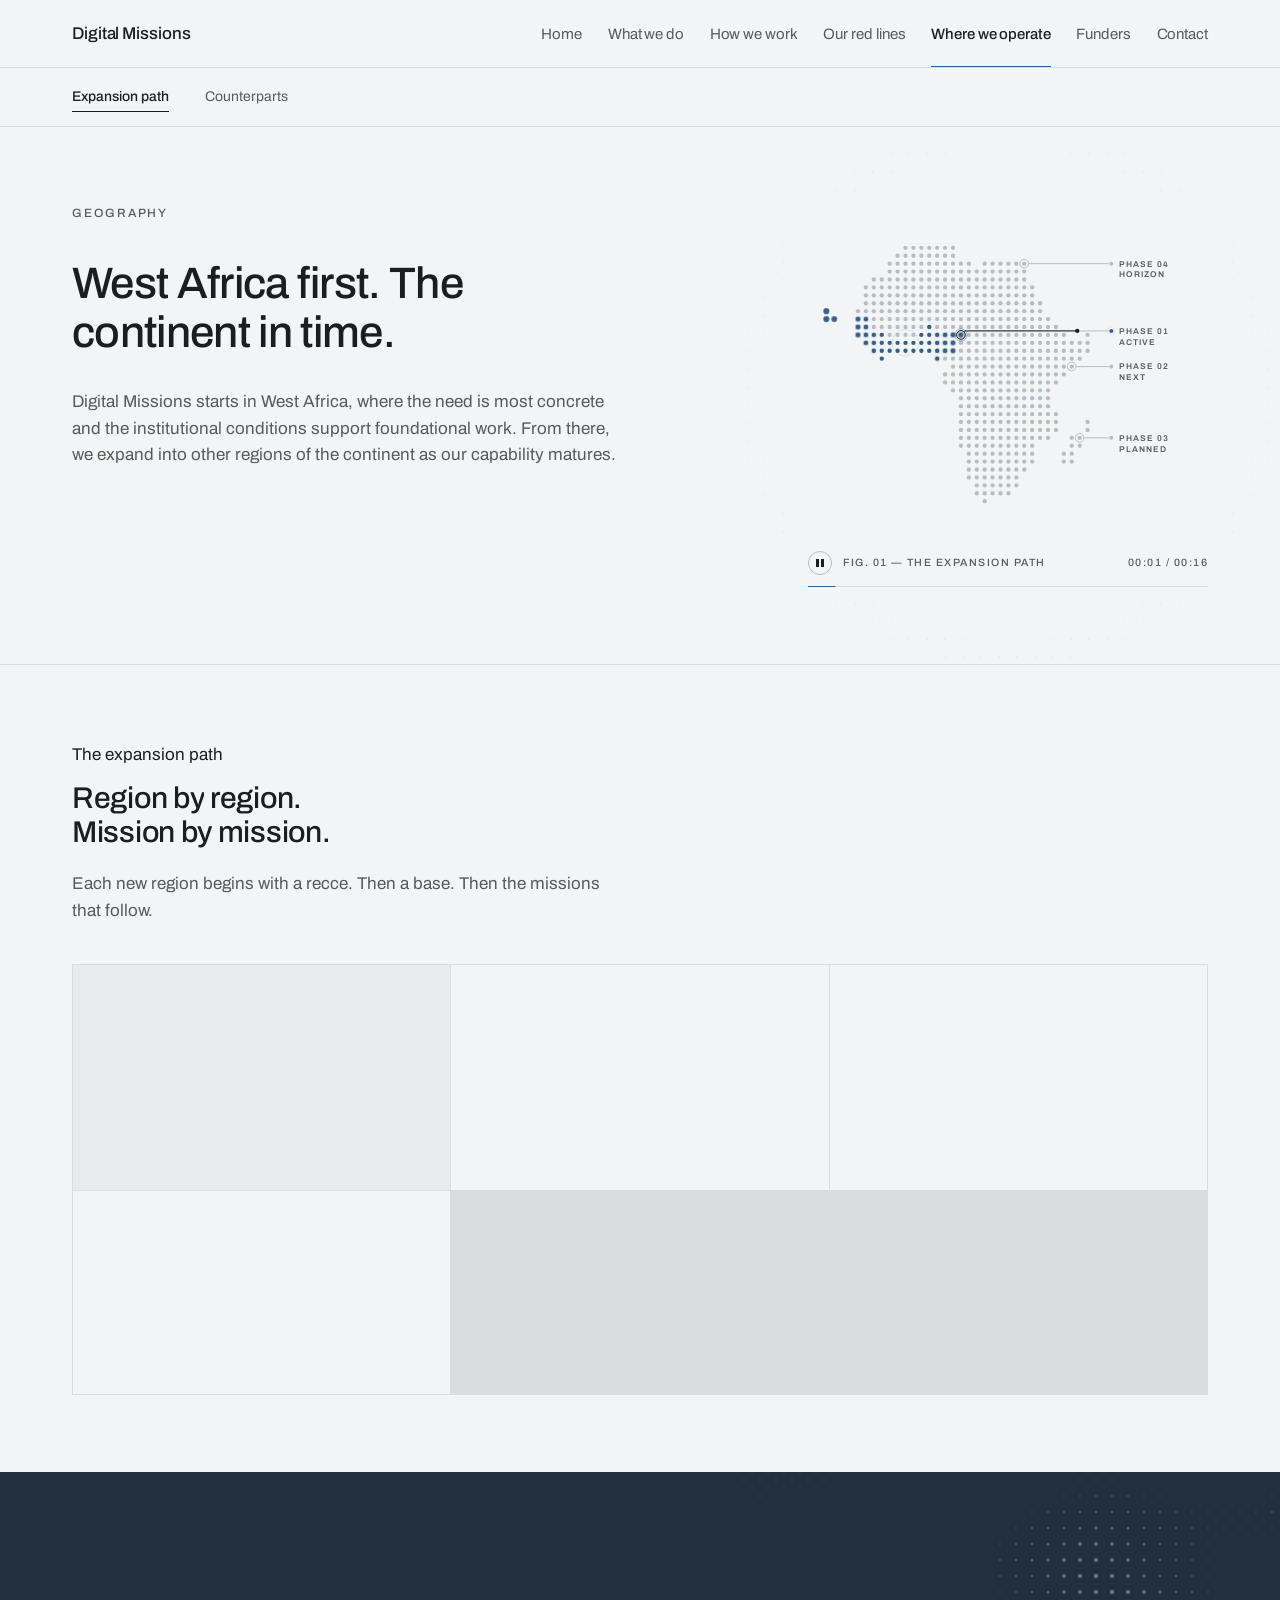
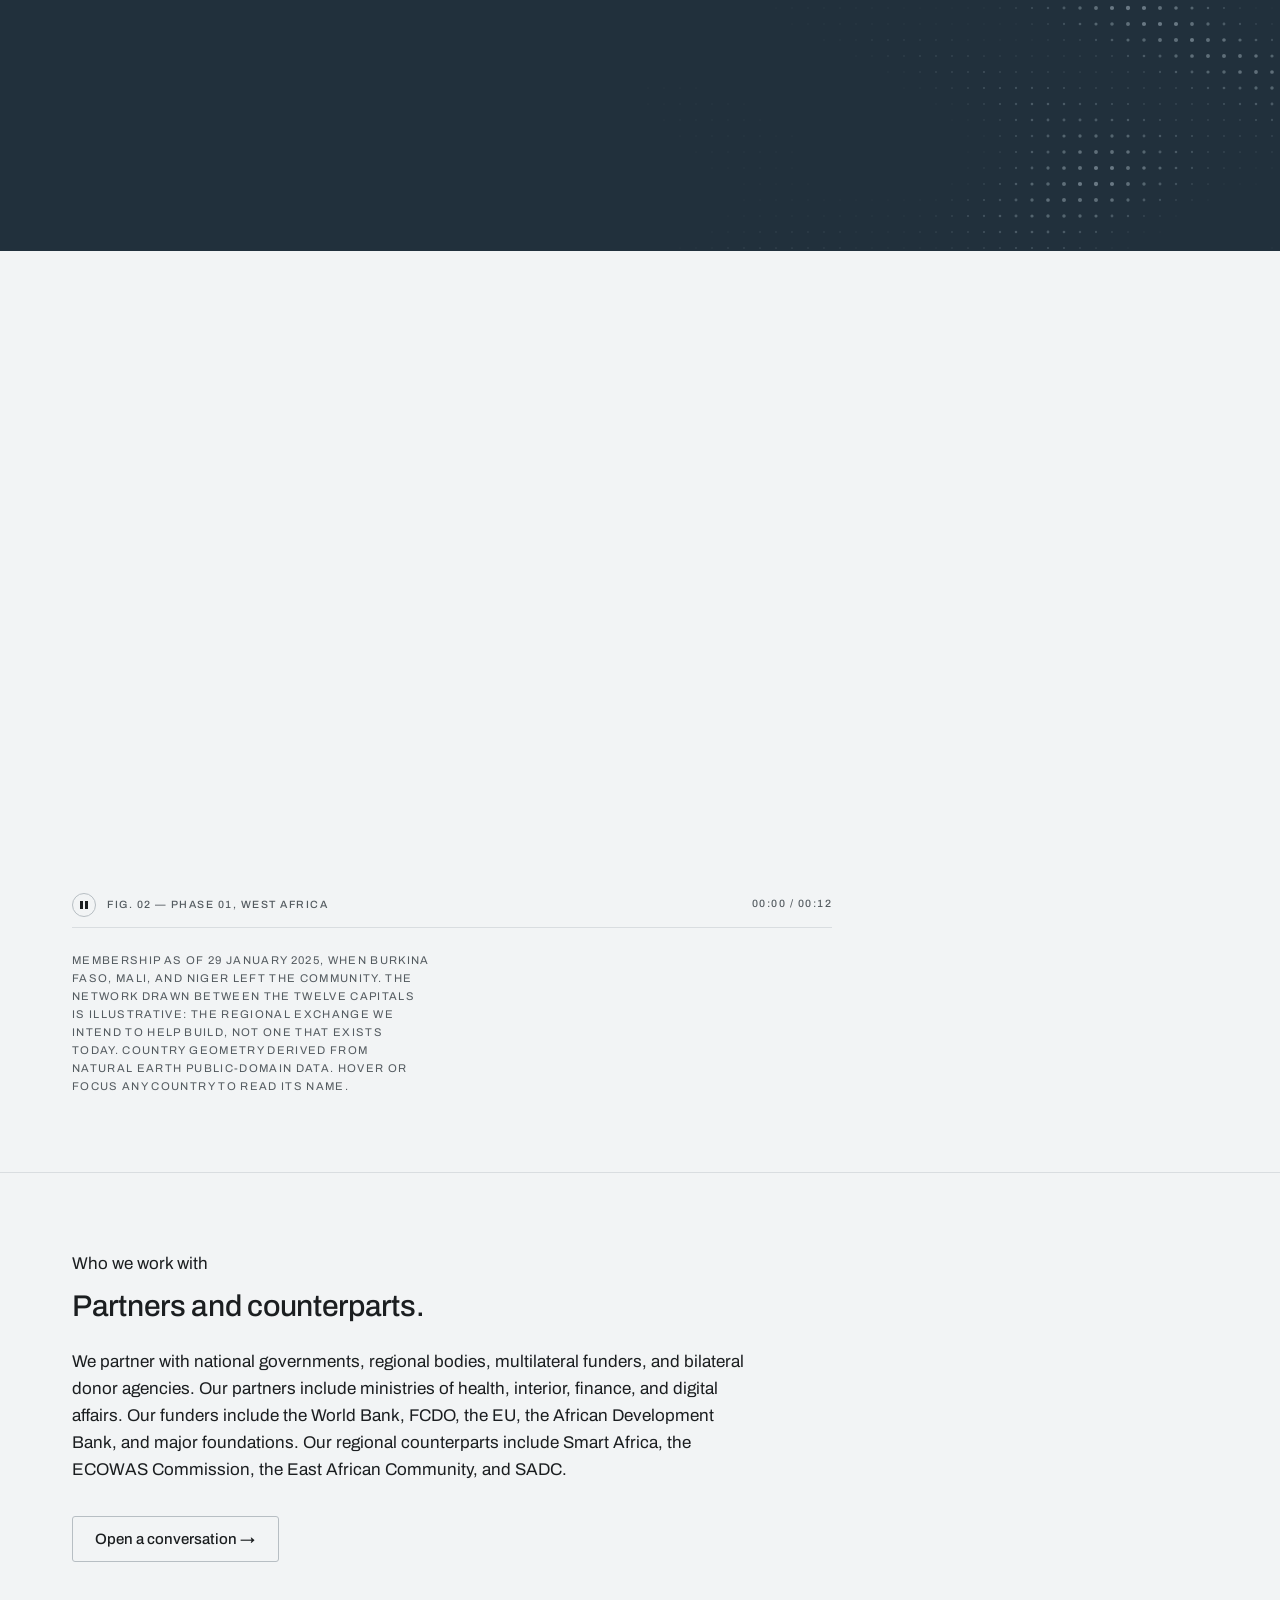
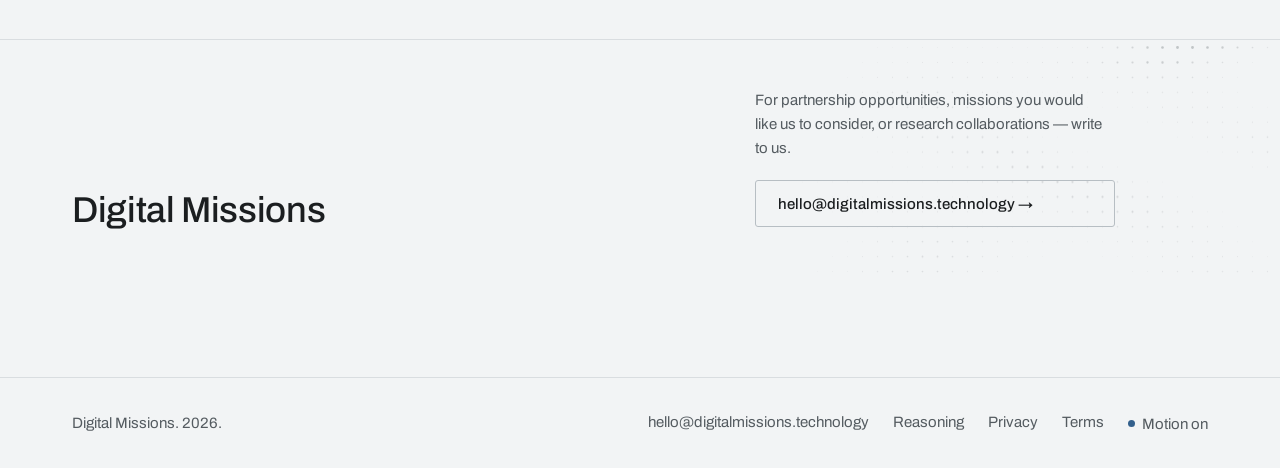
<file: where-we-operate.html>
<!doctype html>
<html lang="en">
<head>
  <meta charset="utf-8">
  <meta name="viewport" content="width=device-width, initial-scale=1">
  <meta name="theme-color" content="#F2F4F5">
  <title>Where we operate &mdash; Digital Missions</title>
  <meta name="description" content="Digital Missions starts in West Africa, with ambitions to expand across the continent. We follow the work, the partners who want it, and the conditions that allow it to be done well.">
  <link rel="canonical" href="https://digitalmissions.technology/where-we-operate.html">
  <link rel="icon" type="image/svg+xml" href="assets/favicon.svg">
  <link rel="preconnect" href="https://fonts.googleapis.com">
  <link rel="preconnect" href="https://fonts.gstatic.com" crossorigin>
  <link rel="stylesheet" href="assets/styles.css?v=20260926.9">
  <script>(function(d){try{if(!matchMedia('(prefers-reduced-motion: reduce)').matches){d.classList.add('motion');var p=null,s=null,w=/\bdm-intro\b/;try{p=localStorage.getItem('dm-motion')}catch(e){}try{s=sessionStorage.getItem('dm-intro')}catch(e){}if(!s&&w.test(window.name)){s='1'}if(p==='paused'){d.classList.add('motion-paused')}else if(!s&&!location.hash){d.classList.add('intro')}if(!d.classList.contains('intro')){try{sessionStorage.setItem('dm-intro','1')}catch(e){}if(!w.test(window.name)){window.name=(window.name+' dm-intro').replace(/^ /,'')}}setTimeout(function(){if(!window.DMMotion){d.classList.remove('motion','intro')}},2500)}}catch(e){}})(document.documentElement);</script>
  <script src="assets/motion.js?v=20260926.9" defer></script>
</head>
<body>

<a class="skip-link" href="#main">Skip to content</a>

<header class="site-header">
  <div class="container header-inner">
    <a class="brand" href="index.html" aria-label="Digital Missions">Digital Missions</a>
    <nav class="primary-nav" aria-label="Primary">
      <ul>
        <li><a href="index.html">Home</a></li>
        <li><a href="what-we-do.html">What we do</a></li>
        <li><a href="how-we-work.html">How we work</a></li>
        <li><a href="our-red-lines.html">Our red lines</a></li>
        <li><a href="where-we-operate.html" aria-current="page">Where we operate</a></li>
        <li><a href="funders.html">Funders</a></li>
        <li><a href="contact.html">Contact</a></li>
      </ul>
    </nav>
    <details class="mobile-nav" aria-label="Primary navigation">
      <summary><span>Toggle navigation</span></summary>
      <div class="mobile-nav-panel">
        <ul>
          <li><a href="index.html">Home</a></li>
          <li><a href="what-we-do.html">What we do</a></li>
          <li><a href="how-we-work.html">How we work</a></li>
          <li><a href="our-red-lines.html">Our red lines</a></li>
          <li><a href="where-we-operate.html" aria-current="page">Where we operate</a></li>
        <li><a href="funders.html">Funders</a></li>
          <li><a href="contact.html">Contact</a></li>
        </ul>
      </div>
    </details>
  </div>
</header>

<nav class="sub-nav" aria-label="Sections on this page">
  <div class="container sub-nav-inner">
    <a href="#expansion" aria-current="page">Expansion path</a>
    <a href="#partners">Counterparts</a>
  </div>
</nav>

<main id="main">

  <section class="hero-soft">
    <div class="container">
      <span class="hero-tag">Geography</span>
      <h1>West Africa first. The continent in time.</h1>
      <p class="hero-summary">Digital Missions starts in West Africa, where the need is most concrete and the institutional conditions support foundational work. From there, we expand into other regions of the continent as our capability matures.</p>

      <svg xmlns="http://www.w3.org/2000/svg" data-scene="hero-where-we-operate" class="plate hero-plate" data-loop="16" data-still="3.3" fill="none" stroke="currentColor" viewBox="0 0 480 400" role="img" aria-label="Dot map of Africa. West Africa, the twelve ECOWAS member states, is Phase 01 and active. East Africa is Phase 02, next; Southern Africa is Phase 03, planned; North and Central Africa are Phase 04, on the horizon. Mali, Burkina Faso and Niger, which left ECOWAS in January 2025, are in no phase." data-cross="off">
        <title>The expansion path</title>
        
        <svg><g class="plate-dot--soft" fill="currentColor" stroke="none">
        <circle cx="60" cy="128.6" r="2.6" />
        <circle cx="69.5" cy="100.1" r="2.6" />
        <circle cx="69.5" cy="109.6" r="2.6" />
        <circle cx="69.5" cy="119.1" r="2.6" />
        <circle cx="69.5" cy="128.6" r="2.6" />
        <circle cx="79" cy="90.6" r="2.6" />
        <circle cx="79" cy="100.1" r="2.6" />
        <circle cx="79" cy="109.6" r="2.6" />
        <circle cx="79" cy="119.1" r="2.6" />
        <circle cx="79" cy="128.6" r="2.6" />
        <circle cx="79" cy="138.1" r="2.6" />
        <circle cx="79" cy="147.6" r="2.6" />
        <circle cx="88.5" cy="90.6" r="2.6" />
        <circle cx="88.5" cy="100.1" r="2.6" />
        <circle cx="88.5" cy="109.6" r="2.6" />
        <circle cx="88.5" cy="119.1" r="2.6" />
        <circle cx="88.5" cy="128.6" r="2.6" />
        <circle cx="88.5" cy="138.1" r="2.6" />
        <circle cx="88.5" cy="147.6" r="2.6" />
        <circle cx="98" cy="71.6" r="2.6" />
        <circle cx="98" cy="81.1" r="2.6" />
        <circle cx="98" cy="90.6" r="2.6" />
        <circle cx="98" cy="100.1" r="2.6" />
        <circle cx="98" cy="109.6" r="2.6" />
        <circle cx="98" cy="119.1" r="2.6" />
        <circle cx="98" cy="128.6" r="2.6" />
        <circle cx="98" cy="138.1" r="2.6" />
        <circle cx="98" cy="147.6" r="2.6" />
        <circle cx="98" cy="157.1" r="2.6" />
        <circle cx="107.5" cy="62.1" r="2.6" />
        <circle cx="107.5" cy="71.6" r="2.6" />
        <circle cx="107.5" cy="81.1" r="2.6" />
        <circle cx="107.5" cy="90.6" r="2.6" />
        <circle cx="107.5" cy="100.1" r="2.6" />
        <circle cx="107.5" cy="109.6" r="2.6" />
        <circle cx="107.5" cy="119.1" r="2.6" />
        <circle cx="107.5" cy="128.6" r="2.6" />
        <circle cx="107.5" cy="138.1" r="2.6" />
        <circle cx="107.5" cy="147.6" r="2.6" />
        <circle cx="107.5" cy="157.1" r="2.6" />
        <circle cx="117" cy="52.6" r="2.6" />
        <circle cx="117" cy="62.1" r="2.6" />
        <circle cx="117" cy="71.6" r="2.6" />
        <circle cx="117" cy="81.1" r="2.6" />
        <circle cx="117" cy="90.6" r="2.6" />
        <circle cx="117" cy="100.1" r="2.6" />
        <circle cx="117" cy="109.6" r="2.6" />
        <circle cx="117" cy="119.1" r="2.6" />
        <circle cx="117" cy="128.6" r="2.6" />
        <circle cx="117" cy="138.1" r="2.6" />
        <circle cx="117" cy="147.6" r="2.6" />
        <circle cx="117" cy="157.1" r="2.6" />
        <circle cx="126.5" cy="52.6" r="2.6" />
        <circle cx="126.5" cy="62.1" r="2.6" />
        <circle cx="126.5" cy="71.6" r="2.6" />
        <circle cx="126.5" cy="81.1" r="2.6" />
        <circle cx="126.5" cy="90.6" r="2.6" />
        <circle cx="126.5" cy="100.1" r="2.6" />
        <circle cx="126.5" cy="109.6" r="2.6" />
        <circle cx="126.5" cy="119.1" r="2.6" />
        <circle cx="126.5" cy="128.6" r="2.6" />
        <circle cx="126.5" cy="138.1" r="2.6" />
        <circle cx="126.5" cy="147.6" r="2.6" />
        <circle cx="126.5" cy="157.1" r="2.6" />
        <circle cx="136" cy="52.6" r="2.6" />
        <circle cx="136" cy="62.1" r="2.6" />
        <circle cx="136" cy="71.6" r="2.6" />
        <circle cx="136" cy="81.1" r="2.6" />
        <circle cx="136" cy="90.6" r="2.6" />
        <circle cx="136" cy="100.1" r="2.6" />
        <circle cx="136" cy="109.6" r="2.6" />
        <circle cx="136" cy="119.1" r="2.6" />
        <circle cx="136" cy="128.6" r="2.6" />
        <circle cx="136" cy="138.1" r="2.6" />
        <circle cx="136" cy="147.6" r="2.6" />
        <circle cx="145.5" cy="52.6" r="2.6" />
        <circle cx="145.5" cy="62.1" r="2.6" />
        <circle cx="145.5" cy="71.6" r="2.6" />
        <circle cx="145.5" cy="81.1" r="2.6" />
        <circle cx="145.5" cy="90.6" r="2.6" />
        <circle cx="145.5" cy="100.1" r="2.6" />
        <circle cx="145.5" cy="109.6" r="2.6" />
        <circle cx="145.5" cy="119.1" r="2.6" />
        <circle cx="145.5" cy="128.6" r="2.6" />
        <circle cx="145.5" cy="138.1" r="2.6" />
        <circle cx="155" cy="52.6" r="2.6" />
        <circle cx="155" cy="62.1" r="2.6" />
        <circle cx="155" cy="71.6" r="2.6" />
        <circle cx="155" cy="81.1" r="2.6" />
        <circle cx="155" cy="90.6" r="2.6" />
        <circle cx="155" cy="100.1" r="2.6" />
        <circle cx="155" cy="109.6" r="2.6" />
        <circle cx="155" cy="119.1" r="2.6" />
        <circle cx="155" cy="128.6" r="2.6" />
        <circle cx="155" cy="138.1" r="2.6" />
        <circle cx="155" cy="147.6" r="2.6" />
        <circle cx="164.5" cy="52.6" r="2.6" />
        <circle cx="164.5" cy="62.1" r="2.6" />
        <circle cx="164.5" cy="71.6" r="2.6" />
        <circle cx="164.5" cy="81.1" r="2.6" />
        <circle cx="164.5" cy="90.6" r="2.6" />
        <circle cx="164.5" cy="100.1" r="2.6" />
        <circle cx="164.5" cy="109.6" r="2.6" />
        <circle cx="164.5" cy="119.1" r="2.6" />
        <circle cx="164.5" cy="128.6" r="2.6" />
        <circle cx="164.5" cy="138.1" r="2.6" />
        <circle cx="164.5" cy="147.6" r="2.6" />
        <circle cx="164.5" cy="185.6" r="2.6" />
        <circle cx="164.5" cy="204.6" r="2.6" />
        <circle cx="164.5" cy="214.1" r="2.6" />
        <circle cx="174" cy="52.6" r="2.6" />
        <circle cx="174" cy="62.1" r="2.6" />
        <circle cx="174" cy="71.6" r="2.6" />
        <circle cx="174" cy="81.1" r="2.6" />
        <circle cx="174" cy="90.6" r="2.6" />
        <circle cx="174" cy="100.1" r="2.6" />
        <circle cx="174" cy="109.6" r="2.6" />
        <circle cx="174" cy="119.1" r="2.6" />
        <circle cx="174" cy="128.6" r="2.6" />
        <circle cx="174" cy="138.1" r="2.6" />
        <circle cx="174" cy="147.6" r="2.6" />
        <circle cx="174" cy="185.6" r="2.6" />
        <circle cx="174" cy="195.1" r="2.6" />
        <circle cx="174" cy="204.6" r="2.6" />
        <circle cx="174" cy="214.1" r="2.6" />
        <circle cx="174" cy="223.6" r="2.6" />
        <circle cx="183.5" cy="71.6" r="2.6" />
        <circle cx="183.5" cy="81.1" r="2.6" />
        <circle cx="183.5" cy="90.6" r="2.6" />
        <circle cx="183.5" cy="100.1" r="2.6" />
        <circle cx="183.5" cy="109.6" r="2.6" />
        <circle cx="183.5" cy="119.1" r="2.6" />
        <circle cx="183.5" cy="128.6" r="2.6" />
        <circle cx="183.5" cy="138.1" r="2.6" />
        <circle cx="183.5" cy="147.6" r="2.6" />
        <circle cx="183.5" cy="166.6" r="2.6" />
        <circle cx="183.5" cy="176.1" r="2.6" />
        <circle cx="183.5" cy="185.6" r="2.6" />
        <circle cx="183.5" cy="195.1" r="2.6" />
        <circle cx="183.5" cy="204.6" r="2.6" />
        <circle cx="183.5" cy="214.1" r="2.6" />
        <circle cx="183.5" cy="223.6" r="2.6" />
        <circle cx="183.5" cy="233.1" r="2.6" />
        <circle cx="183.5" cy="242.6" r="2.6" />
        <circle cx="183.5" cy="252.1" r="2.6" />
        <circle cx="183.5" cy="261.6" r="2.6" />
        <circle cx="183.5" cy="271.1" r="2.6" />
        <circle cx="183.5" cy="280.6" r="2.6" />
        <circle cx="183.5" cy="290.1" r="2.6" />
        <circle cx="193" cy="71.6" r="2.6" />
        <circle cx="193" cy="81.1" r="2.6" />
        <circle cx="193" cy="90.6" r="2.6" />
        <circle cx="193" cy="100.1" r="2.6" />
        <circle cx="193" cy="109.6" r="2.6" />
        <circle cx="193" cy="119.1" r="2.6" />
        <circle cx="193" cy="128.6" r="2.6" />
        <circle cx="193" cy="138.1" r="2.6" />
        <circle cx="193" cy="147.6" r="2.6" />
        <circle cx="193" cy="157.1" r="2.6" />
        <circle cx="193" cy="166.6" r="2.6" />
        <circle cx="193" cy="176.1" r="2.6" />
        <circle cx="193" cy="185.6" r="2.6" />
        <circle cx="193" cy="195.1" r="2.6" />
        <circle cx="193" cy="204.6" r="2.6" />
        <circle cx="193" cy="214.1" r="2.6" />
        <circle cx="193" cy="223.6" r="2.6" />
        <circle cx="193" cy="233.1" r="2.6" />
        <circle cx="193" cy="242.6" r="2.6" />
        <circle cx="193" cy="252.1" r="2.6" />
        <circle cx="193" cy="261.6" r="2.6" />
        <circle cx="193" cy="271.1" r="2.6" />
        <circle cx="193" cy="280.6" r="2.6" />
        <circle cx="193" cy="290.1" r="2.6" />
        <circle cx="193" cy="299.6" r="2.6" />
        <circle cx="193" cy="309.1" r="2.6" />
        <circle cx="193" cy="318.6" r="2.6" />
        <circle cx="193" cy="328.1" r="2.6" />
        <circle cx="202.5" cy="81.1" r="2.6" />
        <circle cx="202.5" cy="90.6" r="2.6" />
        <circle cx="202.5" cy="100.1" r="2.6" />
        <circle cx="202.5" cy="109.6" r="2.6" />
        <circle cx="202.5" cy="119.1" r="2.6" />
        <circle cx="202.5" cy="128.6" r="2.6" />
        <circle cx="202.5" cy="138.1" r="2.6" />
        <circle cx="202.5" cy="147.6" r="2.6" />
        <circle cx="202.5" cy="157.1" r="2.6" />
        <circle cx="202.5" cy="166.6" r="2.6" />
        <circle cx="202.5" cy="176.1" r="2.6" />
        <circle cx="202.5" cy="185.6" r="2.6" />
        <circle cx="202.5" cy="195.1" r="2.6" />
        <circle cx="202.5" cy="204.6" r="2.6" />
        <circle cx="202.5" cy="214.1" r="2.6" />
        <circle cx="202.5" cy="223.6" r="2.6" />
        <circle cx="202.5" cy="233.1" r="2.6" />
        <circle cx="202.5" cy="242.6" r="2.6" />
        <circle cx="202.5" cy="252.1" r="2.6" />
        <circle cx="202.5" cy="261.6" r="2.6" />
        <circle cx="202.5" cy="271.1" r="2.6" />
        <circle cx="202.5" cy="280.6" r="2.6" />
        <circle cx="202.5" cy="290.1" r="2.6" />
        <circle cx="202.5" cy="299.6" r="2.6" />
        <circle cx="202.5" cy="309.1" r="2.6" />
        <circle cx="202.5" cy="318.6" r="2.6" />
        <circle cx="202.5" cy="328.1" r="2.6" />
        <circle cx="202.5" cy="337.6" r="2.6" />
        <circle cx="202.5" cy="347.1" r="2.6" />
        <circle cx="212" cy="71.6" r="2.6" />
        <circle cx="212" cy="81.1" r="2.6" />
        <circle cx="212" cy="90.6" r="2.6" />
        <circle cx="212" cy="100.1" r="2.6" />
        <circle cx="212" cy="109.6" r="2.6" />
        <circle cx="212" cy="119.1" r="2.6" />
        <circle cx="212" cy="128.6" r="2.6" />
        <circle cx="212" cy="138.1" r="2.6" />
        <circle cx="212" cy="147.6" r="2.6" />
        <circle cx="212" cy="157.1" r="2.6" />
        <circle cx="212" cy="166.6" r="2.6" />
        <circle cx="212" cy="176.1" r="2.6" />
        <circle cx="212" cy="185.6" r="2.6" />
        <circle cx="212" cy="195.1" r="2.6" />
        <circle cx="212" cy="204.6" r="2.6" />
        <circle cx="212" cy="214.1" r="2.6" />
        <circle cx="212" cy="223.6" r="2.6" />
        <circle cx="212" cy="233.1" r="2.6" />
        <circle cx="212" cy="242.6" r="2.6" />
        <circle cx="212" cy="252.1" r="2.6" />
        <circle cx="212" cy="261.6" r="2.6" />
        <circle cx="212" cy="271.1" r="2.6" />
        <circle cx="212" cy="280.6" r="2.6" />
        <circle cx="212" cy="290.1" r="2.6" />
        <circle cx="212" cy="299.6" r="2.6" />
        <circle cx="212" cy="309.1" r="2.6" />
        <circle cx="212" cy="318.6" r="2.6" />
        <circle cx="212" cy="328.1" r="2.6" />
        <circle cx="212" cy="337.6" r="2.6" />
        <circle cx="212" cy="347.1" r="2.6" />
        <circle cx="212" cy="356.6" r="2.6" />
        <circle cx="221.5" cy="71.6" r="2.6" />
        <circle cx="221.5" cy="81.1" r="2.6" />
        <circle cx="221.5" cy="90.6" r="2.6" />
        <circle cx="221.5" cy="100.1" r="2.6" />
        <circle cx="221.5" cy="109.6" r="2.6" />
        <circle cx="221.5" cy="119.1" r="2.6" />
        <circle cx="221.5" cy="128.6" r="2.6" />
        <circle cx="221.5" cy="138.1" r="2.6" />
        <circle cx="221.5" cy="147.6" r="2.6" />
        <circle cx="221.5" cy="157.1" r="2.6" />
        <circle cx="221.5" cy="166.6" r="2.6" />
        <circle cx="221.5" cy="176.1" r="2.6" />
        <circle cx="221.5" cy="185.6" r="2.6" />
        <circle cx="221.5" cy="195.1" r="2.6" />
        <circle cx="221.5" cy="204.6" r="2.6" />
        <circle cx="221.5" cy="214.1" r="2.6" />
        <circle cx="221.5" cy="223.6" r="2.6" />
        <circle cx="221.5" cy="233.1" r="2.6" />
        <circle cx="221.5" cy="242.6" r="2.6" />
        <circle cx="221.5" cy="252.1" r="2.6" />
        <circle cx="221.5" cy="261.6" r="2.6" />
        <circle cx="221.5" cy="271.1" r="2.6" />
        <circle cx="221.5" cy="280.6" r="2.6" />
        <circle cx="221.5" cy="290.1" r="2.6" />
        <circle cx="221.5" cy="299.6" r="2.6" />
        <circle cx="221.5" cy="309.1" r="2.6" />
        <circle cx="221.5" cy="318.6" r="2.6" />
        <circle cx="221.5" cy="328.1" r="2.6" />
        <circle cx="221.5" cy="337.6" r="2.6" />
        <circle cx="221.5" cy="347.1" r="2.6" />
        <circle cx="231" cy="71.6" r="2.6" />
        <circle cx="231" cy="81.1" r="2.6" />
        <circle cx="231" cy="90.6" r="2.6" />
        <circle cx="231" cy="100.1" r="2.6" />
        <circle cx="231" cy="109.6" r="2.6" />
        <circle cx="231" cy="119.1" r="2.6" />
        <circle cx="231" cy="128.6" r="2.6" />
        <circle cx="231" cy="138.1" r="2.6" />
        <circle cx="231" cy="147.6" r="2.6" />
        <circle cx="231" cy="157.1" r="2.6" />
        <circle cx="231" cy="166.6" r="2.6" />
        <circle cx="231" cy="176.1" r="2.6" />
        <circle cx="231" cy="185.6" r="2.6" />
        <circle cx="231" cy="195.1" r="2.6" />
        <circle cx="231" cy="204.6" r="2.6" />
        <circle cx="231" cy="214.1" r="2.6" />
        <circle cx="231" cy="223.6" r="2.6" />
        <circle cx="231" cy="233.1" r="2.6" />
        <circle cx="231" cy="242.6" r="2.6" />
        <circle cx="231" cy="252.1" r="2.6" />
        <circle cx="231" cy="261.6" r="2.6" />
        <circle cx="231" cy="271.1" r="2.6" />
        <circle cx="231" cy="280.6" r="2.6" />
        <circle cx="231" cy="290.1" r="2.6" />
        <circle cx="231" cy="299.6" r="2.6" />
        <circle cx="231" cy="309.1" r="2.6" />
        <circle cx="231" cy="318.6" r="2.6" />
        <circle cx="231" cy="328.1" r="2.6" />
        <circle cx="231" cy="337.6" r="2.6" />
        <circle cx="231" cy="347.1" r="2.6" />
        <circle cx="240.5" cy="71.6" r="2.6" />
        <circle cx="240.5" cy="81.1" r="2.6" />
        <circle cx="240.5" cy="90.6" r="2.6" />
        <circle cx="240.5" cy="100.1" r="2.6" />
        <circle cx="240.5" cy="109.6" r="2.6" />
        <circle cx="240.5" cy="119.1" r="2.6" />
        <circle cx="240.5" cy="128.6" r="2.6" />
        <circle cx="240.5" cy="138.1" r="2.6" />
        <circle cx="240.5" cy="147.6" r="2.6" />
        <circle cx="240.5" cy="157.1" r="2.6" />
        <circle cx="240.5" cy="166.6" r="2.6" />
        <circle cx="240.5" cy="176.1" r="2.6" />
        <circle cx="240.5" cy="185.6" r="2.6" />
        <circle cx="240.5" cy="195.1" r="2.6" />
        <circle cx="240.5" cy="204.6" r="2.6" />
        <circle cx="240.5" cy="214.1" r="2.6" />
        <circle cx="240.5" cy="223.6" r="2.6" />
        <circle cx="240.5" cy="233.1" r="2.6" />
        <circle cx="240.5" cy="242.6" r="2.6" />
        <circle cx="240.5" cy="252.1" r="2.6" />
        <circle cx="240.5" cy="261.6" r="2.6" />
        <circle cx="240.5" cy="271.1" r="2.6" />
        <circle cx="240.5" cy="280.6" r="2.6" />
        <circle cx="240.5" cy="290.1" r="2.6" />
        <circle cx="240.5" cy="299.6" r="2.6" />
        <circle cx="240.5" cy="309.1" r="2.6" />
        <circle cx="240.5" cy="318.6" r="2.6" />
        <circle cx="240.5" cy="328.1" r="2.6" />
        <circle cx="240.5" cy="337.6" r="2.6" />
        <circle cx="240.5" cy="347.1" r="2.6" />
        <circle cx="250" cy="71.6" r="2.6" />
        <circle cx="250" cy="81.1" r="2.6" />
        <circle cx="250" cy="90.6" r="2.6" />
        <circle cx="250" cy="100.1" r="2.6" />
        <circle cx="250" cy="109.6" r="2.6" />
        <circle cx="250" cy="119.1" r="2.6" />
        <circle cx="250" cy="128.6" r="2.6" />
        <circle cx="250" cy="138.1" r="2.6" />
        <circle cx="250" cy="147.6" r="2.6" />
        <circle cx="250" cy="157.1" r="2.6" />
        <circle cx="250" cy="166.6" r="2.6" />
        <circle cx="250" cy="176.1" r="2.6" />
        <circle cx="250" cy="185.6" r="2.6" />
        <circle cx="250" cy="195.1" r="2.6" />
        <circle cx="250" cy="204.6" r="2.6" />
        <circle cx="250" cy="214.1" r="2.6" />
        <circle cx="250" cy="223.6" r="2.6" />
        <circle cx="250" cy="233.1" r="2.6" />
        <circle cx="250" cy="242.6" r="2.6" />
        <circle cx="250" cy="252.1" r="2.6" />
        <circle cx="250" cy="261.6" r="2.6" />
        <circle cx="250" cy="271.1" r="2.6" />
        <circle cx="250" cy="280.6" r="2.6" />
        <circle cx="250" cy="290.1" r="2.6" />
        <circle cx="250" cy="299.6" r="2.6" />
        <circle cx="250" cy="309.1" r="2.6" />
        <circle cx="250" cy="318.6" r="2.6" />
        <circle cx="250" cy="328.1" r="2.6" />
        <circle cx="250" cy="337.6" r="2.6" />
        <circle cx="259.5" cy="71.6" r="2.6" />
        <circle cx="259.5" cy="81.1" r="2.6" />
        <circle cx="259.5" cy="90.6" r="2.6" />
        <circle cx="259.5" cy="100.1" r="2.6" />
        <circle cx="259.5" cy="109.6" r="2.6" />
        <circle cx="259.5" cy="119.1" r="2.6" />
        <circle cx="259.5" cy="128.6" r="2.6" />
        <circle cx="259.5" cy="138.1" r="2.6" />
        <circle cx="259.5" cy="147.6" r="2.6" />
        <circle cx="259.5" cy="157.1" r="2.6" />
        <circle cx="259.5" cy="166.6" r="2.6" />
        <circle cx="259.5" cy="176.1" r="2.6" />
        <circle cx="259.5" cy="185.6" r="2.6" />
        <circle cx="259.5" cy="195.1" r="2.6" />
        <circle cx="259.5" cy="204.6" r="2.6" />
        <circle cx="259.5" cy="214.1" r="2.6" />
        <circle cx="259.5" cy="223.6" r="2.6" />
        <circle cx="259.5" cy="233.1" r="2.6" />
        <circle cx="259.5" cy="242.6" r="2.6" />
        <circle cx="259.5" cy="252.1" r="2.6" />
        <circle cx="259.5" cy="261.6" r="2.6" />
        <circle cx="259.5" cy="271.1" r="2.6" />
        <circle cx="259.5" cy="280.6" r="2.6" />
        <circle cx="259.5" cy="290.1" r="2.6" />
        <circle cx="259.5" cy="299.6" r="2.6" />
        <circle cx="259.5" cy="309.1" r="2.6" />
        <circle cx="259.5" cy="318.6" r="2.6" />
        <circle cx="269" cy="100.1" r="2.6" />
        <circle cx="269" cy="109.6" r="2.6" />
        <circle cx="269" cy="119.1" r="2.6" />
        <circle cx="269" cy="128.6" r="2.6" />
        <circle cx="269" cy="138.1" r="2.6" />
        <circle cx="269" cy="147.6" r="2.6" />
        <circle cx="269" cy="157.1" r="2.6" />
        <circle cx="269" cy="166.6" r="2.6" />
        <circle cx="269" cy="176.1" r="2.6" />
        <circle cx="269" cy="185.6" r="2.6" />
        <circle cx="269" cy="195.1" r="2.6" />
        <circle cx="269" cy="204.6" r="2.6" />
        <circle cx="269" cy="214.1" r="2.6" />
        <circle cx="269" cy="223.6" r="2.6" />
        <circle cx="269" cy="233.1" r="2.6" />
        <circle cx="269" cy="242.6" r="2.6" />
        <circle cx="269" cy="252.1" r="2.6" />
        <circle cx="269" cy="261.6" r="2.6" />
        <circle cx="269" cy="271.1" r="2.6" />
        <circle cx="269" cy="280.6" r="2.6" />
        <circle cx="269" cy="290.1" r="2.6" />
        <circle cx="269" cy="299.6" r="2.6" />
        <circle cx="269" cy="309.1" r="2.6" />
        <circle cx="278.5" cy="119.1" r="2.6" />
        <circle cx="278.5" cy="128.6" r="2.6" />
        <circle cx="278.5" cy="138.1" r="2.6" />
        <circle cx="278.5" cy="147.6" r="2.6" />
        <circle cx="278.5" cy="157.1" r="2.6" />
        <circle cx="278.5" cy="166.6" r="2.6" />
        <circle cx="278.5" cy="176.1" r="2.6" />
        <circle cx="278.5" cy="185.6" r="2.6" />
        <circle cx="278.5" cy="195.1" r="2.6" />
        <circle cx="278.5" cy="204.6" r="2.6" />
        <circle cx="278.5" cy="214.1" r="2.6" />
        <circle cx="278.5" cy="223.6" r="2.6" />
        <circle cx="278.5" cy="233.1" r="2.6" />
        <circle cx="278.5" cy="242.6" r="2.6" />
        <circle cx="278.5" cy="252.1" r="2.6" />
        <circle cx="278.5" cy="261.6" r="2.6" />
        <circle cx="278.5" cy="271.1" r="2.6" />
        <circle cx="278.5" cy="280.6" r="2.6" />
        <circle cx="288" cy="138.1" r="2.6" />
        <circle cx="288" cy="147.6" r="2.6" />
        <circle cx="288" cy="157.1" r="2.6" />
        <circle cx="288" cy="166.6" r="2.6" />
        <circle cx="288" cy="176.1" r="2.6" />
        <circle cx="288" cy="185.6" r="2.6" />
        <circle cx="288" cy="195.1" r="2.6" />
        <circle cx="288" cy="204.6" r="2.6" />
        <circle cx="288" cy="214.1" r="2.6" />
        <circle cx="288" cy="223.6" r="2.6" />
        <circle cx="288" cy="233.1" r="2.6" />
        <circle cx="288" cy="242.6" r="2.6" />
        <circle cx="288" cy="252.1" r="2.6" />
        <circle cx="288" cy="261.6" r="2.6" />
        <circle cx="288" cy="271.1" r="2.6" />
        <circle cx="288" cy="280.6" r="2.6" />
        <circle cx="297.5" cy="147.6" r="2.6" />
        <circle cx="297.5" cy="157.1" r="2.6" />
        <circle cx="297.5" cy="166.6" r="2.6" />
        <circle cx="297.5" cy="176.1" r="2.6" />
        <circle cx="297.5" cy="185.6" r="2.6" />
        <circle cx="297.5" cy="195.1" r="2.6" />
        <circle cx="297.5" cy="204.6" r="2.6" />
        <circle cx="297.5" cy="214.1" r="2.6" />
        <circle cx="297.5" cy="252.1" r="2.6" />
        <circle cx="297.5" cy="261.6" r="2.6" />
        <circle cx="297.5" cy="271.1" r="2.6" />
        <circle cx="307" cy="157.1" r="2.6" />
        <circle cx="307" cy="166.6" r="2.6" />
        <circle cx="307" cy="176.1" r="2.6" />
        <circle cx="307" cy="185.6" r="2.6" />
        <circle cx="307" cy="195.1" r="2.6" />
        <circle cx="307" cy="204.6" r="2.6" />
        <circle cx="307" cy="299.6" r="2.6" />
        <circle cx="307" cy="309.1" r="2.6" />
        <circle cx="316.5" cy="166.6" r="2.6" />
        <circle cx="316.5" cy="176.1" r="2.6" />
        <circle cx="316.5" cy="185.6" r="2.6" />
        <circle cx="316.5" cy="195.1" r="2.6" />
        <circle cx="316.5" cy="280.6" r="2.6" />
        <circle cx="316.5" cy="290.1" r="2.6" />
        <circle cx="316.5" cy="299.6" r="2.6" />
        <circle cx="316.5" cy="309.1" r="2.6" />
        <circle cx="326" cy="166.6" r="2.6" />
        <circle cx="326" cy="176.1" r="2.6" />
        <circle cx="326" cy="185.6" r="2.6" />
        <circle cx="326" cy="280.6" r="2.6" />
        <circle cx="326" cy="290.1" r="2.6" />
        <circle cx="335.5" cy="157.1" r="2.6" />
        <circle cx="335.5" cy="166.6" r="2.6" />
        <circle cx="335.5" cy="176.1" r="2.6" />
        <circle cx="335.5" cy="261.6" r="2.6" />
        <circle cx="335.5" cy="271.1" r="2.6" />
        </g></svg>
        
        <svg><g class="plate-dot--accent" fill="currentColor" stroke="none">
        <circle cx="22" cy="128.6" r="2.6" />
        <circle cx="22" cy="138.1" r="2.6" />
        <circle cx="31.5" cy="138.1" r="2.6" />
        <circle cx="60" cy="138.1" r="2.6" />
        <circle cx="60" cy="147.6" r="2.6" />
        <circle cx="60" cy="157.1" r="2.6" />
        <circle cx="69.5" cy="138.1" r="2.6" />
        <circle cx="69.5" cy="147.6" r="2.6" />
        <circle cx="69.5" cy="157.1" r="2.6" />
        <circle cx="69.5" cy="166.6" r="2.6" />
        <circle cx="79" cy="157.1" r="2.6" />
        <circle cx="79" cy="166.6" r="2.6" />
        <circle cx="79" cy="176.1" r="2.6" />
        <circle cx="88.5" cy="157.1" r="2.6" />
        <circle cx="88.5" cy="166.6" r="2.6" />
        <circle cx="88.5" cy="176.1" r="2.6" />
        <circle cx="88.5" cy="185.6" r="2.6" />
        <circle cx="98" cy="166.6" r="2.6" />
        <circle cx="98" cy="176.1" r="2.6" />
        <circle cx="107.5" cy="166.6" r="2.6" />
        <circle cx="107.5" cy="176.1" r="2.6" />
        <circle cx="117" cy="166.6" r="2.6" />
        <circle cx="117" cy="176.1" r="2.6" />
        <circle cx="126.5" cy="166.6" r="2.6" />
        <circle cx="126.5" cy="176.1" r="2.6" />
        <circle cx="136" cy="157.1" r="2.6" />
        <circle cx="136" cy="166.6" r="2.6" />
        <circle cx="136" cy="176.1" r="2.6" />
        <circle cx="145.5" cy="147.6" r="2.6" />
        <circle cx="145.5" cy="157.1" r="2.6" />
        <circle cx="145.5" cy="166.6" r="2.6" />
        <circle cx="145.5" cy="176.1" r="2.6" />
        <circle cx="155" cy="157.1" r="2.6" />
        <circle cx="155" cy="166.6" r="2.6" />
        <circle cx="155" cy="176.1" r="2.6" />
        <circle cx="155" cy="185.6" r="2.6" />
        <circle cx="164.5" cy="157.1" r="2.6" />
        <circle cx="164.5" cy="166.6" r="2.6" />
        <circle cx="164.5" cy="176.1" r="2.6" />
        <circle cx="174" cy="157.1" r="2.6" />
        <circle cx="174" cy="166.6" r="2.6" />
        <circle cx="174" cy="176.1" r="2.6" />
        <circle cx="183.5" cy="157.1" r="2.6" />
        </g></svg>
        
        <circle class="plate-line" vector-effect="non-scaling-stroke" cx="183.5" cy="157.1" r="5.2" />
        <path class="plate-line" vector-effect="non-scaling-stroke" d="M187.2,153.4 L188.2,152.3 L361,152.3" />
        <circle class="plate-dot--accent" fill="currentColor" stroke="none" cx="364" cy="152.3" r="2.4" />
        <text class="plate-text plate-text--start" fill="currentColor" stroke="none" x="373" y="155.8">Phase 01</text>
        <text class="plate-text plate-text--start" fill="currentColor" stroke="none" x="373" y="168.8">Active</text>
        <circle class="plate-line" vector-effect="non-scaling-stroke" cx="316.5" cy="195.1" r="5.2" />
        <path class="plate-line" vector-effect="non-scaling-stroke" d="M321.7,195.1 L361,195.1" />
        <circle class="plate-dot--soft" fill="currentColor" stroke="none" cx="364" cy="195.1" r="2.4" />
        <text class="plate-text plate-text--start" fill="currentColor" stroke="none" x="373" y="198.6">Phase 02</text>
        <text class="plate-text plate-text--start" fill="currentColor" stroke="none" x="373" y="211.6">Next</text>
        <circle class="plate-line" vector-effect="non-scaling-stroke" cx="326" cy="280.6" r="5.2" />
        <path class="plate-line" vector-effect="non-scaling-stroke" d="M331.2,280.6 L361,280.6" />
        <circle class="plate-dot--soft" fill="currentColor" stroke="none" cx="364" cy="280.6" r="2.4" />
        <text class="plate-text plate-text--start" fill="currentColor" stroke="none" x="373" y="284.1">Phase 03</text>
        <text class="plate-text plate-text--start" fill="currentColor" stroke="none" x="373" y="297.1">Planned</text>
        <circle class="plate-line" vector-effect="non-scaling-stroke" cx="259.5" cy="71.6" r="5.2" />
        <path class="plate-line" vector-effect="non-scaling-stroke" d="M264.7,71.6 L361,71.6" />
        <circle class="plate-dot--soft" fill="currentColor" stroke="none" cx="364" cy="71.6" r="2.4" />
        <text class="plate-text plate-text--start" fill="currentColor" stroke="none" x="373" y="75.1">Phase 04</text>
        <text class="plate-text plate-text--start" fill="currentColor" stroke="none" x="373" y="88.1">Horizon</text>
        <g class="fx" aria-hidden="true">
        <path class="fx-route" d="M117,166.6 Q212.2,212.8 311.4,196" opacity="0"><animate attributeName="opacity" values="0;0;1;1;0;0" keyTimes="0;0.251;0.269;0.456;0.484;1" dur="16s" repeatCount="indefinite" /><animate attributeName="stroke-dashoffset" values="0;-8" dur="0.5s" repeatCount="indefinite" /></path>
        <path class="fx-route" d="M117,166.6 Q239.7,190.2 322.4,276.8" opacity="0"><animate attributeName="opacity" values="0;0;1;1;0;0" keyTimes="0;0.501;0.519;0.706;0.734;1" dur="16s" repeatCount="indefinite" /><animate attributeName="stroke-dashoffset" values="0;-8" dur="0.5s" repeatCount="indefinite" /></path>
        <path class="fx-route" d="M117,166.6 Q207.2,147.6 256.6,75.9" opacity="0"><animate attributeName="opacity" values="0;0;1;1;0;0" keyTimes="0;0.751;0.769;0.956;0.984;1" dur="16s" repeatCount="indefinite" /><animate attributeName="stroke-dashoffset" values="0;-8" dur="0.5s" repeatCount="indefinite" /></path>
        <path class="fx-dots" d="M231 166.6h0" opacity="0"><animate attributeName="opacity" values="0;0;1;0.72;0.72;0;0;0.34;0;0;0.34;0;0" keyTimes="0;0.299;0.306;0.331;0.449;0.477;0.549;0.553;0.569;0.799;0.803;0.819;1" dur="16s" repeatCount="indefinite" /></path>
        <path class="fx-dots" d="M240.5 166.6h0m0 9.5h0" opacity="0"><animate attributeName="opacity" values="0;0;1;0.72;0.72;0;0;0.34;0;0;0.34;0;0" keyTimes="0;0.303;0.309;0.334;0.451;0.479;0.553;0.556;0.573;0.803;0.806;0.823;1" dur="16s" repeatCount="indefinite" /></path>
        <path class="fx-dots" d="M250 166.6h0m0 9.5h0m0 9.5h0m0 28.5h0" opacity="0"><animate attributeName="opacity" values="0;0;1;0.72;0.72;0;0;0.34;0;0;0.34;0;0" keyTimes="0;0.306;0.312;0.337;0.452;0.48;0.556;0.559;0.576;0.806;0.809;0.826;1" dur="16s" repeatCount="indefinite" /></path>
        <path class="fx-dots" d="M259.5 166.6h0m0 9.5h0m0 9.5h0m0 9.5h0m0 9.5h0m0 9.5h0m-9.5 9.5h0" opacity="0"><animate attributeName="opacity" values="0;0;1;0.72;0.72;0;0;0.34;0;0;0.34;0;0" keyTimes="0;0.309;0.315;0.34;0.454;0.482;0.559;0.562;0.579;0.809;0.812;0.829;1" dur="16s" repeatCount="indefinite" /></path>
        <path class="fx-dots" d="M269 166.6h0m0 9.5h0m0 9.5h0m0 9.5h0m0 9.5h0m0 9.5h0m-9.5 9.5h0m0 9.5h0" opacity="0"><animate attributeName="opacity" values="0;0;1;0.72;0.72;0;0;0.34;0;0;0.34;0;0" keyTimes="0;0.312;0.319;0.344;0.455;0.483;0.562;0.565;0.582;0.812;0.815;0.832;1" dur="16s" repeatCount="indefinite" /></path>
        <path class="fx-dots" d="M278.5 157.1h0m0 9.5h0m0 9.5h0m0 9.5h0m0 9.5h0m0 9.5h0m0 9.5h0m-9.5 9.5h0m0 9.5h0m-9.5 9.5h0m9.5 0h0" opacity="0"><animate attributeName="opacity" values="0;0;1;0.72;0.72;0;0;0.34;0;0;0.34;0;0" keyTimes="0;0.316;0.322;0.347;0.457;0.485;0.566;0.569;0.586;0.816;0.819;0.836;1" dur="16s" repeatCount="indefinite" /></path>
        <path class="fx-dots" d="M288 138.1h0m0 9.5h0m0 9.5h0m0 9.5h0m0 9.5h0m0 9.5h0m0 9.5h0m0 9.5h0m0 9.5h0m-9.5 9.5h0m9.5 0h0m-9.5 9.5h0m0 9.5h0" opacity="0"><animate attributeName="opacity" values="0;0;1;0.72;0.72;0;0;0.34;0;0;0.34;0;0" keyTimes="0;0.319;0.325;0.35;0.458;0.486;0.569;0.572;0.589;0.819;0.822;0.839;1" dur="16s" repeatCount="indefinite" /></path>
        <path class="fx-dots" d="M297.5 147.6h0m0 9.5h0m0 9.5h0m0 9.5h0m0 9.5h0m0 9.5h0m0 9.5h0m0 9.5h0m-9.5 19h0m0 9.5h0m-9.5 9.5h0" opacity="0"><animate attributeName="opacity" values="0;0;1;0.72;0.72;0;0;0.34;0;0;0.34;0;0" keyTimes="0;0.322;0.328;0.353;0.459;0.488;0.572;0.575;0.592;0.822;0.825;0.842;1" dur="16s" repeatCount="indefinite" /></path>
        <path class="fx-dots" d="M307 157.1h0m0 9.5h0m0 9.5h0m0 9.5h0m0 9.5h0m0 9.5h0m-19 47.5h0" opacity="0"><animate attributeName="opacity" values="0;0;1;0.72;0.72;0;0;0.34;0;0;0.34;0;0" keyTimes="0;0.325;0.331;0.356;0.461;0.489;0.575;0.578;0.595;0.825;0.828;0.845;1" dur="16s" repeatCount="indefinite" /></path>
        <path class="fx-dots" d="M316.5 166.6h0m0 9.5h0m0 9.5h0m0 9.5h0" opacity="0"><animate attributeName="opacity" values="0;0;1;0.72;0.72;0;0;0.34;0;0;0.34;0;0" keyTimes="0;0.328;0.335;0.36;0.462;0.49;0.578;0.582;0.598;0.828;0.832;0.848;1" dur="16s" repeatCount="indefinite" /></path>
        <path class="fx-dots" d="M326 166.6h0m0 9.5h0m0 9.5h0" opacity="0"><animate attributeName="opacity" values="0;0;1;0.72;0.72;0;0;0.34;0;0;0.34;0;0" keyTimes="0;0.332;0.338;0.363;0.464;0.492;0.582;0.585;0.602;0.832;0.835;0.852;1" dur="16s" repeatCount="indefinite" /></path>
        <path class="fx-dots" d="M335.5 157.1h0m0 9.5h0m0 9.5h0" opacity="0"><animate attributeName="opacity" values="0;0;1;0.72;0.72;0;0;0.34;0;0;0.34;0;0" keyTimes="0;0.335;0.341;0.366;0.465;0.493;0.585;0.588;0.605;0.835;0.838;0.855;1" dur="16s" repeatCount="indefinite" /></path>
        <path class="fx-dots" d="M183.5 233.1h0" opacity="0"><animate attributeName="opacity" values="0;0;0.34;0;0;1;0.72;0.72;0;0;0.34;0;0" keyTimes="0;0.29;0.293;0.31;0.54;0.546;0.571;0.695;0.723;0.79;0.793;0.81;1" dur="16s" repeatCount="indefinite" /></path>
        <path class="fx-dots" d="M193 233.1h0m-9.5 9.5h0" opacity="0"><animate attributeName="opacity" values="0;0;0.34;0;0;1;0.72;0.72;0;0;0.34;0;0" keyTimes="0;0.293;0.296;0.313;0.543;0.549;0.574;0.696;0.725;0.793;0.796;0.813;1" dur="16s" repeatCount="indefinite" /></path>
        <path class="fx-dots" d="M193 242.6h0m-9.5 9.5h0" opacity="0"><animate attributeName="opacity" values="0;0;0.34;0;0;1;0.72;0.72;0;0;0.34;0;0" keyTimes="0;0.296;0.299;0.316;0.546;0.553;0.578;0.698;0.726;0.796;0.799;0.816;1" dur="16s" repeatCount="indefinite" /></path>
        <path class="fx-dots" d="M202.5 242.6h0m9.5 0h0m-19 9.5h0m9.5 0h0m-19 9.5h0m9.5 0h0" opacity="0"><animate attributeName="opacity" values="0;0;0.34;0;0;1;0.72;0.72;0;0;0.34;0;0" keyTimes="0;0.299;0.303;0.319;0.549;0.556;0.581;0.699;0.727;0.799;0.803;0.819;1" dur="16s" repeatCount="indefinite" /></path>
        <path class="fx-dots" d="M212 252.1h0m-9.5 9.5h0m-19 9.5h0m9.5 0h0m-9.5 9.5h0" opacity="0"><animate attributeName="opacity" values="0;0;0.34;0;0;1;0.72;0.72;0;0;0.34;0;0" keyTimes="0;0.303;0.306;0.323;0.553;0.559;0.584;0.701;0.729;0.803;0.806;0.823;1" dur="16s" repeatCount="indefinite" /></path>
        <path class="fx-dots" d="M212 261.6h0m9.5 0h0m-19 9.5h0m9.5 0h0m-19 9.5h0m-9.5 9.5h0" opacity="0"><animate attributeName="opacity" values="0;0;0.34;0;0;1;0.72;0.72;0;0;0.34;0;0" keyTimes="0;0.306;0.309;0.326;0.556;0.562;0.587;0.702;0.73;0.806;0.809;0.826;1" dur="16s" repeatCount="indefinite" /></path>
        <path class="fx-dots" d="M231 261.6h0m-9.5 9.5h0m-19 9.5h0m9.5 0h0m-19 9.5h0m9.5 0h0" opacity="0"><animate attributeName="opacity" values="0;0;0.34;0;0;1;0.72;0.72;0;0;0.34;0;0" keyTimes="0;0.309;0.312;0.329;0.559;0.565;0.59;0.704;0.732;0.809;0.812;0.829;1" dur="16s" repeatCount="indefinite" /></path>
        <path class="fx-dots" d="M250 252.1h0m-9.5 9.5h0m-9.5 9.5h0m-9.5 9.5h0m9.5 0h0m-19 9.5h0m-19 9.5h0m9.5 0h0" opacity="0"><animate attributeName="opacity" values="0;0;0.34;0;0;1;0.72;0.72;0;0;0.34;0;0" keyTimes="0;0.312;0.315;0.332;0.562;0.569;0.594;0.705;0.733;0.812;0.815;0.832;1" dur="16s" repeatCount="indefinite" /></path>
        <path class="fx-dots" d="M259.5 252.1h0m-19 19h0m9.5 0h0m-9.5 9.5h0m-19 9.5h0m9.5 0h0m-19 9.5h0m9.5 0h0m-28.5 9.5h0m9.5 0h0m-9.5 9.5h0" opacity="0"><animate attributeName="opacity" values="0;0;0.34;0;0;1;0.72;0.72;0;0;0.34;0;0" keyTimes="0;0.316;0.319;0.336;0.566;0.572;0.597;0.707;0.735;0.816;0.819;0.836;1" dur="16s" repeatCount="indefinite" /></path>
        <path class="fx-dots" d="M269 252.1h0m-9.5 9.5h0m9.5 0h0m-9.5 9.5h0m-9.5 9.5h0m-9.5 9.5h0m-9.5 9.5h0m-19 9.5h0m9.5 0h0m-19 9.5h0m9.5 0h0m-19 9.5h0" opacity="0"><animate attributeName="opacity" values="0;0;0.34;0;0;1;0.72;0.72;0;0;0.34;0;0" keyTimes="0;0.319;0.322;0.339;0.569;0.575;0.6;0.708;0.736;0.819;0.822;0.839;1" dur="16s" repeatCount="indefinite" /></path>
        <path class="fx-dots" d="M278.5 261.6h0m-9.5 9.5h0m-9.5 9.5h0m-9.5 9.5h0m9.5 0h0m-19 9.5h0m9.5 0h0m-19 9.5h0m9.5 0h0m-19 9.5h0m-19 9.5h0m9.5 0h0" opacity="0"><animate attributeName="opacity" values="0;0;0.34;0;0;1;0.72;0.72;0;0;0.34;0;0" keyTimes="0;0.322;0.325;0.342;0.572;0.578;0.603;0.709;0.738;0.822;0.825;0.842;1" dur="16s" repeatCount="indefinite" /></path>
        <path class="fx-dots" d="M288 261.6h0m-9.5 9.5h0m-9.5 9.5h0m9.5 0h0m-9.5 9.5h0m-9.5 9.5h0m-9.5 9.5h0m-19 9.5h0m9.5 0h0m-19 9.5h0m9.5 0h0m-28.5 9.5h0m9.5 0h0" opacity="0"><animate attributeName="opacity" values="0;0;0.34;0;0;1;0.72;0.72;0;0;0.34;0;0" keyTimes="0;0.325;0.328;0.345;0.575;0.581;0.606;0.711;0.739;0.825;0.828;0.845;1" dur="16s" repeatCount="indefinite" /></path>
        <path class="fx-dots" d="M297.5 252.1h0m0 9.5h0m-9.5 9.5h0m9.5 0h0m-9.5 9.5h0m-19 19h0m-9.5 9.5h0m9.5 0h0m-19 9.5h0m9.5 0h0m-19 9.5h0m-19 9.5h0m9.5 0h0m-28.5 9.5h0m9.5 0h0m9.5 0h0" opacity="0"><animate attributeName="opacity" values="0;0;0.34;0;0;1;0.72;0.72;0;0;0.34;0;0" keyTimes="0;0.328;0.332;0.348;0.578;0.585;0.61;0.712;0.74;0.828;0.832;0.848;1" dur="16s" repeatCount="indefinite" /></path>
        <path class="fx-dots" d="M250 328.1h0m-9.5 9.5h0m9.5 0h0m-19 9.5h0m-19 9.5h0" opacity="0"><animate attributeName="opacity" values="0;0;0.34;0;0;1;0.72;0.72;0;0;0.34;0;0" keyTimes="0;0.332;0.335;0.352;0.582;0.588;0.613;0.714;0.742;0.832;0.835;0.852;1" dur="16s" repeatCount="indefinite" /></path>
        <path class="fx-dots" d="M240.5 347.1h0" opacity="0"><animate attributeName="opacity" values="0;0;0.34;0;0;1;0.72;0.72;0;0;0.34;0;0" keyTimes="0;0.335;0.338;0.355;0.585;0.591;0.616;0.715;0.743;0.835;0.838;0.855;1" dur="16s" repeatCount="indefinite" /></path>
        <path class="fx-dots" d="M316.5 280.6h0m0 9.5h0m-9.5 9.5h0" opacity="0"><animate attributeName="opacity" values="0;0;0.34;0;0;1;0.72;0.72;0;0;0.34;0;0" keyTimes="0;0.338;0.341;0.358;0.588;0.594;0.619;0.717;0.745;0.838;0.841;0.858;1" dur="16s" repeatCount="indefinite" /></path>
        <path class="fx-dots" d="M335.5 261.6h0m0 9.5h0m-9.5 9.5h0m0 9.5h0m-9.5 9.5h0m-9.5 9.5h0m9.5 0h0" opacity="0"><animate attributeName="opacity" values="0;0;0.34;0;0;1;0.72;0.72;0;0;0.34;0;0" keyTimes="0;0.341;0.344;0.361;0.591;0.597;0.622;0.718;0.746;0.841;0.844;0.861;1" dur="16s" repeatCount="indefinite" /></path>
        <path class="fx-dots" d="M98 138.1h0" opacity="0"><animate attributeName="opacity" values="0;0;0.34;0;0;0.34;0;0;1;0.72;0.72;0;0" keyTimes="0;0.271;0.274;0.291;0.521;0.524;0.541;0.771;0.777;0.802;0.936;0.964;1" dur="16s" repeatCount="indefinite" /></path>
        <path class="fx-dots" d="M98 128.6h0m-9.5 9.5h0" opacity="0"><animate attributeName="opacity" values="0;0;0.34;0;0;0.34;0;0;1;0.72;0.72;0;0" keyTimes="0;0.274;0.277;0.294;0.524;0.527;0.544;0.774;0.78;0.805;0.938;0.966;1" dur="16s" repeatCount="indefinite" /></path>
        <path class="fx-dots" d="M88.5 119.1h0m9.5 0h0m47.5 0h0m-66.5 9.5h0m9.5 0h0m-9.5 9.5h0m85.5 47.5h0" opacity="0"><animate attributeName="opacity" values="0;0;0.34;0;0;0.34;0;0;1;0.72;0.72;0;0" keyTimes="0;0.277;0.28;0.297;0.527;0.53;0.547;0.777;0.783;0.808;0.939;0.967;1" dur="16s" repeatCount="indefinite" /></path>
        <path class="fx-dots" d="M88.5 109.6h0m9.5 0h0m28.5 0h0m9.5 0h0m9.5 0h0m-66.5 9.5h0m-9.5 9.5h0m104.5 57h0m0 9.5h0m-9.5 9.5h0" opacity="0"><animate attributeName="opacity" values="0;0;0.34;0;0;0.34;0;0;1;0.72;0.72;0;0" keyTimes="0;0.28;0.283;0.3;0.53;0.533;0.55;0.78;0.786;0.811;0.941;0.969;1" dur="16s" repeatCount="indefinite" /></path>
        <path class="fx-dots" d="M88.5 100.1h0m9.5 0h0m19 0h0m9.5 0h0m9.5 0h0m9.5 0h0m-76 9.5h0m9.5 0h0m76 0h0m9.5 0h0m-95 9.5h0m-9.5 9.5h0m123.5 38h0m0 9.5h0m0 9.5h0m0 9.5h0m-9.5 9.5h0m-9.5 9.5h0m9.5 0h0" opacity="0"><animate attributeName="opacity" values="0;0;0.34;0;0;0.34;0;0;1;0.72;0.72;0;0" keyTimes="0;0.283;0.287;0.303;0.533;0.537;0.553;0.783;0.79;0.815;0.942;0.97;1" dur="16s" repeatCount="indefinite" /></path>
        <path class="fx-dots" d="M79 90.6h0m9.5 0h0m9.5 0h0m9.5 0h0m9.5 0h0m9.5 0h0m9.5 0h0m9.5 0h0m9.5 0h0m-85.5 9.5h0m9.5 0h0m76 0h0m9.5 0h0m28.5 28.5h0m0 9.5h0m0 9.5h0m0 9.5h0m0 9.5h0m0 9.5h0m0 9.5h0m0 9.5h0m-9.5 9.5h0m9.5 0h0m-9.5 9.5h0m-9.5 9.5h0" opacity="0"><animate attributeName="opacity" values="0;0;0.34;0;0;0.34;0;0;1;0.72;0.72;0;0" keyTimes="0;0.287;0.29;0.307;0.537;0.54;0.557;0.787;0.793;0.818;0.944;0.972;1" dur="16s" repeatCount="indefinite" /></path>
        <path class="fx-dots" d="M98 81.1h0m9.5 0h0m9.5 0h0m9.5 0h0m9.5 0h0m9.5 0h0m9.5 0h0m9.5 9.5h0m9.5 9.5h0m9.5 0h0m9.5 19h0m9.5 9.5h0m0 9.5h0m0 9.5h0m0 9.5h0m0 9.5h0m0 9.5h0m0 9.5h0m0 9.5h0m0 9.5h0m-9.5 9.5h0m-9.5 9.5h0" opacity="0"><animate attributeName="opacity" values="0;0;0.34;0;0;0.34;0;0;1;0.72;0.72;0;0" keyTimes="0;0.29;0.293;0.31;0.54;0.543;0.56;0.79;0.796;0.821;0.945;0.973;1" dur="16s" repeatCount="indefinite" /></path>
        <path class="fx-dots" d="M98 71.6h0m9.5 0h0m9.5 0h0m9.5 0h0m9.5 0h0m9.5 0h0m9.5 0h0m9.5 9.5h0m9.5 0h0m0 9.5h0m9.5 0h0m9.5 9.5h0m0 9.5h0m9.5 0h0m0 9.5h0m9.5 9.5h0m0 9.5h0m0 9.5h0m0 9.5h0m0 9.5h0m0 9.5h0m0 9.5h0m0 9.5h0m0 9.5h0m-9.5 9.5h0m-9.5 9.5h0m9.5 0h0" opacity="0"><animate attributeName="opacity" values="0;0;0.34;0;0;0.34;0;0;1;0.72;0.72;0;0" keyTimes="0;0.293;0.296;0.313;0.543;0.546;0.563;0.793;0.799;0.824;0.946;0.975;1" dur="16s" repeatCount="indefinite" /></path>
        <path class="fx-dots" d="M107.5 62.1h0m9.5 0h0m9.5 0h0m9.5 0h0m9.5 0h0m9.5 0h0m9.5 9.5h0m9.5 0h0m9.5 9.5h0m9.5 9.5h0m9.5 9.5h0m9.5 9.5h0m0 9.5h0m9.5 9.5h0m0 9.5h0m0 9.5h0m0 9.5h0m0 9.5h0m0 9.5h0m0 9.5h0m0 9.5h0m0 9.5h0m-9.5 9.5h0m0 9.5h0m-9.5 9.5h0" opacity="0"><animate attributeName="opacity" values="0;0;0.34;0;0;0.34;0;0;1;0.72;0.72;0;0" keyTimes="0;0.296;0.299;0.316;0.546;0.549;0.566;0.796;0.803;0.828;0.948;0.976;1" dur="16s" repeatCount="indefinite" /></path>
        <path class="fx-dots" d="M117 52.6h0m9.5 0h0m9.5 0h0m9.5 0h0m9.5 0h0m9.5 0h0m0 9.5h0m9.5 0h0m9.5 9.5h0m9.5 0h0m0 9.5h0m9.5 0h0m0 9.5h0m9.5 0h0m0 9.5h0m9.5 9.5h0m0 9.5h0m9.5 0h0m0 9.5h0m0 9.5h0m0 9.5h0m0 9.5h0m0 19h0m0 9.5h0m0 9.5h0m0 9.5h0m-9.5 9.5h0m9.5 0h0m-9.5 9.5h0m-9.5 9.5h0" opacity="0"><animate attributeName="opacity" values="0;0;0.34;0;0;0.34;0;0;1;0.72;0.72;0;0" keyTimes="0;0.299;0.303;0.319;0.549;0.553;0.569;0.799;0.806;0.831;0.949;0.977;1" dur="16s" repeatCount="indefinite" /></path>
        <path class="fx-dots" d="M174 52.6h0m38 28.5h0m9.5 9.5h0m0 9.5h0m9.5 0h0m0 9.5h0m9.5 9.5h0m0 9.5h0m0 9.5h0m0 9.5h0m0 9.5h0m0 28.5h0m0 9.5h0m0 9.5h0m0 9.5h0m-9.5 9.5h0m-9.5 9.5h0m9.5 0h0m-9.5 9.5h0" opacity="0"><animate attributeName="opacity" values="0;0;0.34;0;0;0.34;0;0;1;0.72;0.72;0;0" keyTimes="0;0.303;0.306;0.323;0.553;0.556;0.573;0.803;0.809;0.834;0.951;0.979;1" dur="16s" repeatCount="indefinite" /></path>
        <path class="fx-dots" d="M212 71.6h0m9.5 0h0m0 9.5h0m9.5 9.5h0m9.5 9.5h0m0 9.5h0m9.5 9.5h0m0 9.5h0m0 9.5h0m0 9.5h0m0 9.5h0m0 38h0m0 9.5h0m-9.5 19h0m0 9.5h0m-9.5 9.5h0m-9.5 9.5h0" opacity="0"><animate attributeName="opacity" values="0;0;0.34;0;0;0.34;0;0;1;0.72;0.72;0;0" keyTimes="0;0.306;0.309;0.326;0.556;0.559;0.576;0.806;0.812;0.837;0.952;0.98;1" dur="16s" repeatCount="indefinite" /></path>
        <path class="fx-dots" d="M231 71.6h0m0 9.5h0m9.5 0h0m0 9.5h0m9.5 9.5h0m0 9.5h0m9.5 9.5h0m0 9.5h0m0 9.5h0m0 9.5h0m0 9.5h0m-9.5 76h0m-9.5 9.5h0m-9.5 9.5h0m9.5 0h0" opacity="0"><animate attributeName="opacity" values="0;0;0.34;0;0;0.34;0;0;1;0.72;0.72;0;0" keyTimes="0;0.309;0.312;0.329;0.559;0.562;0.579;0.809;0.815;0.84;0.954;0.982;1" dur="16s" repeatCount="indefinite" /></path>
        <path class="fx-dots" d="M240.5 71.6h0m9.5 9.5h0m0 9.5h0m9.5 9.5h0m0 9.5h0m9.5 9.5h0m0 9.5h0m0 9.5h0m0 9.5h0m0 9.5h0m-19 85.5h0" opacity="0"><animate attributeName="opacity" values="0;0;0.34;0;0;0.34;0;0;1;0.72;0.72;0;0" keyTimes="0;0.312;0.315;0.332;0.562;0.565;0.582;0.812;0.819;0.844;0.955;0.983;1" dur="16s" repeatCount="indefinite" /></path>
        <path class="fx-dots" d="M250 71.6h0m9.5 9.5h0m0 9.5h0m9.5 9.5h0m0 9.5h0m9.5 9.5h0m0 9.5h0m0 9.5h0m0 9.5h0m-28.5 114h0" opacity="0"><animate attributeName="opacity" values="0;0;0.34;0;0;0.34;0;0;1;0.72;0.72;0;0" keyTimes="0;0.316;0.319;0.336;0.566;0.569;0.586;0.816;0.822;0.847;0.957;0.985;1" dur="16s" repeatCount="indefinite" /></path>
        <path class="fx-dots" d="M259.5 71.6h0" opacity="0"><animate attributeName="opacity" values="0;0;0.34;0;0;0.34;0;0;1;0.72;0.72;0;0" keyTimes="0;0.319;0.322;0.339;0.569;0.572;0.589;0.819;0.825;0.85;0.958;0.986;1" dur="16s" repeatCount="indefinite" /></path>
        <path class="fx-dots fx-dots--accent" d="M117 166.6h0" opacity="0"><animate attributeName="opacity" values="0;0;1;0;0;1;0;0;1;0;0;1;0;0" keyTimes="0;0.006;0.014;0.056;0.256;0.264;0.306;0.506;0.514;0.556;0.756;0.764;0.806;1" dur="16s" repeatCount="indefinite" /></path>
        <path class="fx-dots fx-dots--accent" d="M107.5 166.6h0m19 0h0m-19 9.5h0m9.5 0h0m9.5 0h0" opacity="0"><animate attributeName="opacity" values="0;0;1;0;0;1;0;0;1;0;0;1;0;0" keyTimes="0;0.011;0.019;0.061;0.261;0.269;0.311;0.511;0.519;0.561;0.761;0.769;0.811;1" dur="16s" repeatCount="indefinite" /></path>
        <path class="fx-dots fx-dots--accent" d="M136 157.1h0m-38 9.5h0m38 0h0m-38 9.5h0m38 0h0" opacity="0"><animate attributeName="opacity" values="0;0;1;0;0;1;0;0;1;0;0;1;0;0" keyTimes="0;0.015;0.024;0.065;0.265;0.274;0.315;0.515;0.524;0.565;0.765;0.774;0.815;1" dur="16s" repeatCount="indefinite" /></path>
        <path class="fx-dots fx-dots--accent" d="M145.5 147.6h0m-57 9.5h0m57 0h0m-57 9.5h0m57 0h0m-57 9.5h0m57 0h0m-57 9.5h0" opacity="0"><animate attributeName="opacity" values="0;0;1;0;0;1;0;0;1;0;0;1;0;0" keyTimes="0;0.02;0.029;0.07;0.27;0.279;0.32;0.52;0.529;0.57;0.77;0.779;0.82;1" dur="16s" repeatCount="indefinite" /></path>
        <path class="fx-dots fx-dots--accent" d="M79 157.1h0m76 0h0m-76 9.5h0m76 0h0m-76 9.5h0m76 0h0m0 9.5h0" opacity="0"><animate attributeName="opacity" values="0;0;1;0;0;1;0;0;1;0;0;1;0;0" keyTimes="0;0.025;0.034;0.075;0.275;0.284;0.325;0.525;0.534;0.575;0.775;0.784;0.825;1" dur="16s" repeatCount="indefinite" /></path>
        <path class="fx-dots fx-dots--accent" d="M69.5 138.1h0m0 9.5h0m0 9.5h0m95 0h0m-95 9.5h0m95 0h0m0 9.5h0" opacity="0"><animate attributeName="opacity" values="0;0;1;0;0;1;0;0;1;0;0;1;0;0" keyTimes="0;0.03;0.039;0.08;0.28;0.289;0.33;0.53;0.539;0.58;0.78;0.789;0.83;1" dur="16s" repeatCount="indefinite" /></path>
        <path class="fx-dots fx-dots--accent" d="M60 138.1h0m0 9.5h0m0 9.5h0m114 0h0m0 9.5h0m0 9.5h0" opacity="0"><animate attributeName="opacity" values="0;0;1;0;0;1;0;0;1;0;0;1;0;0" keyTimes="0;0.035;0.044;0.085;0.285;0.294;0.335;0.535;0.544;0.585;0.785;0.794;0.835;1" dur="16s" repeatCount="indefinite" /></path>
        <path class="fx-dots fx-dots--accent" d="M183.5 157.1h0" opacity="0"><animate attributeName="opacity" values="0;0;1;0;0;1;0;0;1;0;0;1;0;0" keyTimes="0;0.04;0.049;0.09;0.29;0.299;0.34;0.54;0.549;0.59;0.79;0.799;0.84;1" dur="16s" repeatCount="indefinite" /></path>
        <path class="fx-dots fx-dots--accent" d="M31.5 138.1h0" opacity="0"><animate attributeName="opacity" values="0;0;1;0;0;1;0;0;1;0;0;1;0;0" keyTimes="0;0.05;0.059;0.1;0.3;0.309;0.35;0.55;0.559;0.6;0.8;0.809;0.85;1" dur="16s" repeatCount="indefinite" /></path>
        <path class="fx-dots fx-dots--accent" d="M22 128.6h0m0 9.5h0" opacity="0"><animate attributeName="opacity" values="0;0;1;0;0;1;0;0;1;0;0;1;0;0" keyTimes="0;0.055;0.064;0.105;0.305;0.314;0.355;0.555;0.564;0.605;0.805;0.814;0.855;1" dur="16s" repeatCount="indefinite" /></path>
        <circle class="fx-ring fx-ring--accent" cx="117" cy="166.6" r="5" opacity="0"><animate attributeName="r" values="5;9;9" keyTimes="0;0.2;1" dur="4s" repeatCount="indefinite" calcMode="spline" keySplines=".16 1 .3 1;0 0 1 1" /><animate attributeName="opacity" values="0.9;0;0" keyTimes="0;0.2;1" dur="4s" repeatCount="indefinite" /></circle>
        <circle class="fx-ring" cx="117" cy="166.6" r="9" opacity="0"><animate attributeName="r" values="9;9;16;16" keyTimes="0;0.04;0.32;1" dur="4s" repeatCount="indefinite" calcMode="spline" keySplines="0 0 1 1;.16 1 .3 1;0 0 1 1" /><animate attributeName="opacity" values="0;0.7;0;0" keyTimes="0;0.04;0.32;1" dur="4s" repeatCount="indefinite" /></circle>
        <circle class="fx-packet" r="3" opacity="0"><animateMotion dur="16s" repeatCount="indefinite" path="M117,166.6 Q212.2,212.8 311.4,196" calcMode="spline" keyPoints="0;0;1;1" keyTimes="0;0.256;0.331;1" keySplines="0 0 1 1;.45 0 .55 1;0 0 1 1" /><animate attributeName="opacity" values="0;0;1;1;0;0" keyTimes="0;0.256;0.259;0.329;0.331;1" dur="16s" repeatCount="indefinite" /></circle>
        <circle class="fx-packet fx-packet--soft" r="2.4" opacity="0"><animateMotion dur="16s" repeatCount="indefinite" path="M117,166.6 Q212.2,212.8 311.4,196" calcMode="spline" keyPoints="0;0;1;1" keyTimes="0;0.347;0.409;1" keySplines="0 0 1 1;.45 0 .55 1;0 0 1 1" /><animate attributeName="opacity" values="0;0;1;1;0;0" keyTimes="0;0.347;0.349;0.407;0.409;1" dur="16s" repeatCount="indefinite" /></circle>
        <circle class="fx-packet fx-packet--soft" r="2.4" opacity="0"><animateMotion dur="16s" repeatCount="indefinite" path="M117,166.6 Q212.2,212.8 311.4,196" calcMode="spline" keyPoints="0;0;1;1" keyTimes="0;0.391;0.453;1" keySplines="0 0 1 1;.45 0 .55 1;0 0 1 1" /><animate attributeName="opacity" values="0;0;1;1;0;0" keyTimes="0;0.391;0.393;0.451;0.453;1" dur="16s" repeatCount="indefinite" /></circle>
        <circle class="fx-packet" r="3" opacity="0"><animateMotion dur="16s" repeatCount="indefinite" path="M117,166.6 Q239.7,190.2 322.4,276.8" calcMode="spline" keyPoints="0;0;1;1" keyTimes="0;0.506;0.581;1" keySplines="0 0 1 1;.45 0 .55 1;0 0 1 1" /><animate attributeName="opacity" values="0;0;1;1;0;0" keyTimes="0;0.506;0.509;0.579;0.581;1" dur="16s" repeatCount="indefinite" /></circle>
        <circle class="fx-packet fx-packet--soft" r="2.4" opacity="0"><animateMotion dur="16s" repeatCount="indefinite" path="M117,166.6 Q239.7,190.2 322.4,276.8" calcMode="spline" keyPoints="0;0;1;1" keyTimes="0;0.597;0.659;1" keySplines="0 0 1 1;.45 0 .55 1;0 0 1 1" /><animate attributeName="opacity" values="0;0;1;1;0;0" keyTimes="0;0.597;0.599;0.657;0.659;1" dur="16s" repeatCount="indefinite" /></circle>
        <circle class="fx-packet fx-packet--soft" r="2.4" opacity="0"><animateMotion dur="16s" repeatCount="indefinite" path="M117,166.6 Q239.7,190.2 322.4,276.8" calcMode="spline" keyPoints="0;0;1;1" keyTimes="0;0.641;0.703;1" keySplines="0 0 1 1;.45 0 .55 1;0 0 1 1" /><animate attributeName="opacity" values="0;0;1;1;0;0" keyTimes="0;0.641;0.643;0.701;0.703;1" dur="16s" repeatCount="indefinite" /></circle>
        <circle class="fx-packet" r="3" opacity="0"><animateMotion dur="16s" repeatCount="indefinite" path="M117,166.6 Q207.2,147.6 256.6,75.9" calcMode="spline" keyPoints="0;0;1;1" keyTimes="0;0.756;0.831;1" keySplines="0 0 1 1;.45 0 .55 1;0 0 1 1" /><animate attributeName="opacity" values="0;0;1;1;0;0" keyTimes="0;0.756;0.759;0.829;0.831;1" dur="16s" repeatCount="indefinite" /></circle>
        <circle class="fx-packet fx-packet--soft" r="2.4" opacity="0"><animateMotion dur="16s" repeatCount="indefinite" path="M117,166.6 Q207.2,147.6 256.6,75.9" calcMode="spline" keyPoints="0;0;1;1" keyTimes="0;0.847;0.909;1" keySplines="0 0 1 1;.45 0 .55 1;0 0 1 1" /><animate attributeName="opacity" values="0;0;1;1;0;0" keyTimes="0;0.847;0.849;0.907;0.909;1" dur="16s" repeatCount="indefinite" /></circle>
        <circle class="fx-packet fx-packet--soft" r="2.4" opacity="0"><animateMotion dur="16s" repeatCount="indefinite" path="M117,166.6 Q207.2,147.6 256.6,75.9" calcMode="spline" keyPoints="0;0;1;1" keyTimes="0;0.891;0.953;1" keySplines="0 0 1 1;.45 0 .55 1;0 0 1 1" /><animate attributeName="opacity" values="0;0;1;1;0;0" keyTimes="0;0.891;0.893;0.951;0.953;1" dur="16s" repeatCount="indefinite" /></circle>
        <circle class="fx-ring fx-ring--accent" cx="183.5" cy="157.1" r="5.2" opacity="0"><animate attributeName="r" values="5.2;5.2;9.36;5.2;5.2" keyTimes="0;0.047;0.091;0.091;1" dur="16s" repeatCount="indefinite" /><animate attributeName="opacity" values="0;0;0.9;0;0" keyTimes="0;0.047;0.048;0.091;1" dur="16s" repeatCount="indefinite" /></circle>
        <circle class="fx-hi" cx="183.5" cy="157.1" r="5.2" opacity="0"><animate attributeName="opacity" values="0;0;1;1;0;0" keyTimes="0;0.047;0.056;0.209;0.237;1" dur="16s" repeatCount="indefinite" /></circle>
        <path class="fx-hi" d="M187.2,153.4 L188.2,152.3 L188.2,152.3" opacity="0"><animate attributeName="d" values="M187.2,153.4 L188.2,152.3 L188.2,152.3;M187.2,153.4 L188.2,152.3 L188.2,152.3;M187.2,153.4 L188.2,152.3 L361,152.3;M187.2,153.4 L188.2,152.3 L361,152.3" keyTimes="0;0.05;0.078;1" dur="16s" repeatCount="indefinite" calcMode="spline" keySplines="0 0 1 1;.45 0 .55 1;0 0 1 1" /><animate attributeName="opacity" values="0;0;1;1;0;0" keyTimes="0;0.047;0.056;0.209;0.237;1" dur="16s" repeatCount="indefinite" /></path>
        <circle class="fx-packet" r="2.6" opacity="0"><animateMotion dur="16s" repeatCount="indefinite" path="M187.2,153.4 L188.2,152.3 L361,152.3" calcMode="spline" keyPoints="0;0;1;1" keyTimes="0;0.05;0.078;1" keySplines="0 0 1 1;.45 0 .55 1;0 0 1 1" /><animate attributeName="opacity" values="0;0;1;1;0;0" keyTimes="0;0.05;0.053;0.076;0.078;1" dur="16s" repeatCount="indefinite" /></circle>
        <circle class="fx-packet fx-packet--soft" r="2.4" opacity="0"><animateMotion dur="16s" repeatCount="indefinite" path="M187.2,153.4 L188.2,152.3 L361,152.3" calcMode="spline" keyPoints="0;0;1;1" keyTimes="0;0.138;0.169;1" keySplines="0 0 1 1;.45 0 .55 1;0 0 1 1" /><animate attributeName="opacity" values="0;0;1;1;0;0" keyTimes="0;0.138;0.14;0.166;0.169;1" dur="16s" repeatCount="indefinite" /></circle>
        <line class="fx-sweep" x1="17.4" y1="124" x2="17.4" y2="190.2" opacity="0"><animate attributeName="x1" values="17.4;17.4;188.1;188.1" keyTimes="0;0.081;0.206;1" dur="16s" repeatCount="indefinite" calcMode="spline" keySplines="0 0 1 1;.45 0 .55 1;0 0 1 1" /><animate attributeName="x2" values="17.4;17.4;188.1;188.1" keyTimes="0;0.081;0.206;1" dur="16s" repeatCount="indefinite" calcMode="spline" keySplines="0 0 1 1;.45 0 .55 1;0 0 1 1" /><animate attributeName="opacity" values="0;0;0.7;0.7;0;0" keyTimes="0;0.081;0.094;0.191;0.206;1" dur="16s" repeatCount="indefinite" /></line>
        <circle class="fx-ring fx-ring--accent" cx="364" cy="152.3" r="2.4" opacity="0"><animate attributeName="r" values="2.4;2.4;4.3;2.4;2.4" keyTimes="0;0.078;0.116;0.116;1" dur="16s" repeatCount="indefinite" /><animate attributeName="opacity" values="0;0;0.9;0;0" keyTimes="0;0.078;0.079;0.116;1" dur="16s" repeatCount="indefinite" /></circle>
        <g opacity="0"><animate attributeName="opacity" values="0;0;1;1;0;0" keyTimes="0;0.078;0.097;0.212;0.241;1" dur="16s" repeatCount="indefinite" /><text class="plate-text plate-text--start fx-text" x="373" y="155.8">Phase 01</text><text class="plate-text plate-text--start fx-text" x="373" y="168.8">Active</text></g>
        <line class="fx-bar" x1="373.5" y1="174.8" x2="373.5" y2="174.8" opacity="0"><animate attributeName="x2" values="373.5;373.5;417.5;417.5" keyTimes="0;0.091;0.237;1" dur="16s" repeatCount="indefinite" /><animate attributeName="opacity" values="0;0;1;1;0;0" keyTimes="0;0.078;0.097;0.212;0.241;1" dur="16s" repeatCount="indefinite" /></line>
        <circle class="fx-ring" cx="316.5" cy="195.1" r="5.2" opacity="0"><animate attributeName="r" values="5.2;5.2;9.36;5.2;5.2" keyTimes="0;0.331;0.375;0.376;1" dur="16s" repeatCount="indefinite" /><animate attributeName="opacity" values="0;0;0.9;0;0" keyTimes="0;0.331;0.332;0.375;1" dur="16s" repeatCount="indefinite" /></circle>
        <circle class="fx-hi" cx="316.5" cy="195.1" r="5.2" opacity="0"><animate attributeName="opacity" values="0;0;1;1;0;0" keyTimes="0;0.331;0.341;0.459;0.487;1" dur="16s" repeatCount="indefinite" /></circle>
        <path class="fx-hi" d="M321.7,195.1 L321.7,195.1" opacity="0"><animate attributeName="d" values="M321.7,195.1 L321.7,195.1;M321.7,195.1 L321.7,195.1;M321.7,195.1 L361,195.1;M321.7,195.1 L361,195.1" keyTimes="0;0.334;0.362;1" dur="16s" repeatCount="indefinite" calcMode="spline" keySplines="0 0 1 1;.45 0 .55 1;0 0 1 1" /><animate attributeName="opacity" values="0;0;1;1;0;0" keyTimes="0;0.331;0.341;0.459;0.487;1" dur="16s" repeatCount="indefinite" /></path>
        <circle class="fx-packet" r="2.6" opacity="0"><animateMotion dur="16s" repeatCount="indefinite" path="M321.7,195.1 L361,195.1" calcMode="spline" keyPoints="0;0;1;1" keyTimes="0;0.334;0.362;1" keySplines="0 0 1 1;.45 0 .55 1;0 0 1 1" /><animate attributeName="opacity" values="0;0;1;1;0;0" keyTimes="0;0.334;0.337;0.36;0.362;1" dur="16s" repeatCount="indefinite" /></circle>
        <circle class="fx-packet fx-packet--soft" r="2.4" opacity="0"><animateMotion dur="16s" repeatCount="indefinite" path="M321.7,195.1 L361,195.1" calcMode="spline" keyPoints="0;0;1;1" keyTimes="0;0.422;0.453;1" keySplines="0 0 1 1;.45 0 .55 1;0 0 1 1" /><animate attributeName="opacity" values="0;0;1;1;0;0" keyTimes="0;0.422;0.424;0.451;0.453;1" dur="16s" repeatCount="indefinite" /></circle>
        <line class="fx-sweep" x1="226.4" y1="133.5" x2="226.4" y2="256.7" opacity="0"><animate attributeName="x1" values="226.4;226.4;340.1;340.1" keyTimes="0;0.366;0.456;1" dur="16s" repeatCount="indefinite" calcMode="spline" keySplines="0 0 1 1;.45 0 .55 1;0 0 1 1" /><animate attributeName="x2" values="226.4;226.4;340.1;340.1" keyTimes="0;0.366;0.456;1" dur="16s" repeatCount="indefinite" calcMode="spline" keySplines="0 0 1 1;.45 0 .55 1;0 0 1 1" /><animate attributeName="opacity" values="0;0;0.7;0.7;0;0" keyTimes="0;0.366;0.378;0.441;0.456;1" dur="16s" repeatCount="indefinite" /></line>
        <circle class="fx-ring" cx="364" cy="195.1" r="2.4" opacity="0"><animate attributeName="r" values="2.4;2.4;4.3;2.4;2.4" keyTimes="0;0.362;0.4;0.401;1" dur="16s" repeatCount="indefinite" /><animate attributeName="opacity" values="0;0;0.9;0;0" keyTimes="0;0.362;0.364;0.4;1" dur="16s" repeatCount="indefinite" /></circle>
        <circle class="fx-packet" cx="364" cy="195.1" r="2.4" opacity="0"><animate attributeName="opacity" values="0;0;1;1;0;0" keyTimes="0;0.362;0.381;0.463;0.491;1" dur="16s" repeatCount="indefinite" /></circle>
        <g opacity="0"><animate attributeName="opacity" values="0;0;1;1;0;0" keyTimes="0;0.362;0.381;0.463;0.491;1" dur="16s" repeatCount="indefinite" /><text class="plate-text plate-text--start fx-text" x="373" y="198.6">Phase 02</text><text class="plate-text plate-text--start fx-text" x="373" y="211.6">Next</text></g>
        <line class="fx-bar" x1="373.5" y1="218.6" x2="373.5" y2="218.6" opacity="0"><animate attributeName="x2" values="373.5;373.5;405.5;405.5" keyTimes="0;0.375;0.487;1" dur="16s" repeatCount="indefinite" /><animate attributeName="opacity" values="0;0;1;1;0;0" keyTimes="0;0.362;0.381;0.463;0.491;1" dur="16s" repeatCount="indefinite" /></line>
        <circle class="fx-ring" cx="326" cy="280.6" r="5.2" opacity="0"><animate attributeName="r" values="5.2;5.2;9.36;5.2;5.2" keyTimes="0;0.581;0.625;0.626;1" dur="16s" repeatCount="indefinite" /><animate attributeName="opacity" values="0;0;0.9;0;0" keyTimes="0;0.581;0.583;0.625;1" dur="16s" repeatCount="indefinite" /></circle>
        <circle class="fx-hi" cx="326" cy="280.6" r="5.2" opacity="0"><animate attributeName="opacity" values="0;0;1;1;0;0" keyTimes="0;0.581;0.591;0.709;0.738;1" dur="16s" repeatCount="indefinite" /></circle>
        <path class="fx-hi" d="M331.2,280.6 L331.2,280.6" opacity="0"><animate attributeName="d" values="M331.2,280.6 L331.2,280.6;M331.2,280.6 L331.2,280.6;M331.2,280.6 L361,280.6;M331.2,280.6 L361,280.6" keyTimes="0;0.584;0.613;1" dur="16s" repeatCount="indefinite" calcMode="spline" keySplines="0 0 1 1;.45 0 .55 1;0 0 1 1" /><animate attributeName="opacity" values="0;0;1;1;0;0" keyTimes="0;0.581;0.591;0.709;0.738;1" dur="16s" repeatCount="indefinite" /></path>
        <circle class="fx-packet" r="2.6" opacity="0"><animateMotion dur="16s" repeatCount="indefinite" path="M331.2,280.6 L361,280.6" calcMode="spline" keyPoints="0;0;1;1" keyTimes="0;0.584;0.613;1" keySplines="0 0 1 1;.45 0 .55 1;0 0 1 1" /><animate attributeName="opacity" values="0;0;1;1;0;0" keyTimes="0;0.584;0.587;0.61;0.613;1" dur="16s" repeatCount="indefinite" /></circle>
        <circle class="fx-packet fx-packet--soft" r="2.4" opacity="0"><animateMotion dur="16s" repeatCount="indefinite" path="M331.2,280.6 L361,280.6" calcMode="spline" keyPoints="0;0;1;1" keyTimes="0;0.672;0.703;1" keySplines="0 0 1 1;.45 0 .55 1;0 0 1 1" /><animate attributeName="opacity" values="0;0;1;1;0;0" keyTimes="0;0.672;0.674;0.701;0.703;1" dur="16s" repeatCount="indefinite" /></circle>
        <line class="fx-sweep" x1="178.9" y1="228.5" x2="178.9" y2="361.2" opacity="0"><animate attributeName="x1" values="178.9;178.9;340.1;340.1" keyTimes="0;0.616;0.706;1" dur="16s" repeatCount="indefinite" calcMode="spline" keySplines="0 0 1 1;.45 0 .55 1;0 0 1 1" /><animate attributeName="x2" values="178.9;178.9;340.1;340.1" keyTimes="0;0.616;0.706;1" dur="16s" repeatCount="indefinite" calcMode="spline" keySplines="0 0 1 1;.45 0 .55 1;0 0 1 1" /><animate attributeName="opacity" values="0;0;0.7;0.7;0;0" keyTimes="0;0.616;0.628;0.691;0.706;1" dur="16s" repeatCount="indefinite" /></line>
        <circle class="fx-ring" cx="364" cy="280.6" r="2.4" opacity="0"><animate attributeName="r" values="2.4;2.4;4.3;2.4;2.4" keyTimes="0;0.613;0.65;0.651;1" dur="16s" repeatCount="indefinite" /><animate attributeName="opacity" values="0;0;0.9;0;0" keyTimes="0;0.613;0.614;0.65;1" dur="16s" repeatCount="indefinite" /></circle>
        <circle class="fx-packet" cx="364" cy="280.6" r="2.4" opacity="0"><animate attributeName="opacity" values="0;0;1;1;0;0" keyTimes="0;0.613;0.631;0.713;0.741;1" dur="16s" repeatCount="indefinite" /></circle>
        <g opacity="0"><animate attributeName="opacity" values="0;0;1;1;0;0" keyTimes="0;0.613;0.631;0.713;0.741;1" dur="16s" repeatCount="indefinite" /><text class="plate-text plate-text--start fx-text" x="373" y="284.1">Phase 03</text><text class="plate-text plate-text--start fx-text" x="373" y="297.1">Planned</text></g>
        <line class="fx-bar" x1="373.5" y1="304.1" x2="373.5" y2="304.1" opacity="0"><animate attributeName="x2" values="373.5;373.5;427.5;427.5" keyTimes="0;0.625;0.738;1" dur="16s" repeatCount="indefinite" /><animate attributeName="opacity" values="0;0;1;1;0;0" keyTimes="0;0.613;0.631;0.713;0.741;1" dur="16s" repeatCount="indefinite" /></line>
        <circle class="fx-ring" cx="259.5" cy="71.6" r="5.2" opacity="0"><animate attributeName="r" values="5.2;5.2;9.36;5.2;5.2" keyTimes="0;0.831;0.875;0.876;1" dur="16s" repeatCount="indefinite" /><animate attributeName="opacity" values="0;0;0.9;0;0" keyTimes="0;0.831;0.833;0.875;1" dur="16s" repeatCount="indefinite" /></circle>
        <circle class="fx-hi" cx="259.5" cy="71.6" r="5.2" opacity="0"><animate attributeName="opacity" values="0;0;1;1;0;0" keyTimes="0;0.831;0.841;0.959;0.988;1" dur="16s" repeatCount="indefinite" /></circle>
        <path class="fx-hi" d="M264.7,71.6 L264.7,71.6" opacity="0"><animate attributeName="d" values="M264.7,71.6 L264.7,71.6;M264.7,71.6 L264.7,71.6;M264.7,71.6 L361,71.6;M264.7,71.6 L361,71.6" keyTimes="0;0.834;0.863;1" dur="16s" repeatCount="indefinite" calcMode="spline" keySplines="0 0 1 1;.45 0 .55 1;0 0 1 1" /><animate attributeName="opacity" values="0;0;1;1;0;0" keyTimes="0;0.831;0.841;0.959;0.988;1" dur="16s" repeatCount="indefinite" /></path>
        <circle class="fx-packet" r="2.6" opacity="0"><animateMotion dur="16s" repeatCount="indefinite" path="M264.7,71.6 L361,71.6" calcMode="spline" keyPoints="0;0;1;1" keyTimes="0;0.834;0.863;1" keySplines="0 0 1 1;.45 0 .55 1;0 0 1 1" /><animate attributeName="opacity" values="0;0;1;1;0;0" keyTimes="0;0.834;0.837;0.86;0.863;1" dur="16s" repeatCount="indefinite" /></circle>
        <circle class="fx-packet fx-packet--soft" r="2.4" opacity="0"><animateMotion dur="16s" repeatCount="indefinite" path="M264.7,71.6 L361,71.6" calcMode="spline" keyPoints="0;0;1;1" keyTimes="0;0.922;0.953;1" keySplines="0 0 1 1;.45 0 .55 1;0 0 1 1" /><animate attributeName="opacity" values="0;0;1;1;0;0" keyTimes="0;0.922;0.924;0.951;0.953;1" dur="16s" repeatCount="indefinite" /></circle>
        <line class="fx-sweep" x1="55.4" y1="48" x2="55.4" y2="266.2" opacity="0"><animate attributeName="x1" values="55.4;55.4;283.1;283.1" keyTimes="0;0.866;0.956;1" dur="16s" repeatCount="indefinite" calcMode="spline" keySplines="0 0 1 1;.45 0 .55 1;0 0 1 1" /><animate attributeName="x2" values="55.4;55.4;283.1;283.1" keyTimes="0;0.866;0.956;1" dur="16s" repeatCount="indefinite" calcMode="spline" keySplines="0 0 1 1;.45 0 .55 1;0 0 1 1" /><animate attributeName="opacity" values="0;0;0.7;0.7;0;0" keyTimes="0;0.866;0.878;0.941;0.956;1" dur="16s" repeatCount="indefinite" /></line>
        <circle class="fx-ring" cx="364" cy="71.6" r="2.4" opacity="0"><animate attributeName="r" values="2.4;2.4;4.3;2.4;2.4" keyTimes="0;0.863;0.9;0.901;1" dur="16s" repeatCount="indefinite" /><animate attributeName="opacity" values="0;0;0.9;0;0" keyTimes="0;0.863;0.864;0.9;1" dur="16s" repeatCount="indefinite" /></circle>
        <circle class="fx-packet" cx="364" cy="71.6" r="2.4" opacity="0"><animate attributeName="opacity" values="0;0;1;1;0;0" keyTimes="0;0.863;0.881;0.963;0.991;1" dur="16s" repeatCount="indefinite" /></circle>
        <g opacity="0"><animate attributeName="opacity" values="0;0;1;1;0;0" keyTimes="0;0.863;0.881;0.963;0.991;1" dur="16s" repeatCount="indefinite" /><text class="plate-text plate-text--start fx-text" x="373" y="75.1">Phase 04</text><text class="plate-text plate-text--start fx-text" x="373" y="88.1">Horizon</text></g>
        <line class="fx-bar" x1="373.5" y1="95.1" x2="373.5" y2="95.1" opacity="0"><animate attributeName="x2" values="373.5;373.5;429.5;429.5" keyTimes="0;0.875;0.988;1" dur="16s" repeatCount="indefinite" /><animate attributeName="opacity" values="0;0;1;1;0;0" keyTimes="0;0.863;0.881;0.963;0.991;1" dur="16s" repeatCount="indefinite" /></line>
        <circle class="fx-ring fx-ring--accent" cx="364" cy="152.3" r="2.4" opacity="0"><animate attributeName="r" values="2.4;4.3;4.3" keyTimes="0;0.45;1" dur="2s" begin="0.25s" repeatCount="indefinite" calcMode="spline" keySplines=".16 1 .3 1;0 0 1 1" /><animate attributeName="opacity" values="0.9;0;0" keyTimes="0;0.45;1" dur="2s" begin="0.25s" repeatCount="indefinite" /></circle>
        </g>
      </svg>
    </div>
  </section>

  <!-- Phase cards -->
  <section class="section" id="expansion">
    <div class="container">
      <header style="margin-bottom: 2.5rem;">
        <span class="hero-tag" style="display: block; margin-bottom: 0.75rem;">The expansion path</span>
        <h2 style="max-width: 22ch;">Region by region. Mission by mission.</h2>
        <p style="max-width: 60ch; color: var(--color-text-muted); margin-top: 1.25rem;">Each new region begins with a recce. Then a base. Then the missions that follow.</p>
      </header>

      <div class="card-grid">
        <article class="card" style="background-color: var(--color-hero-bg);">
          <span class="card__index">Phase 01 &middot; Active</span>
          <h3 class="card__title">West Africa</h3>
          <p class="card__body">Where we start. Active across the ECOWAS region with anglophone and francophone partners. Major regional programs from the World Bank, FCDO, and the EU are channelling new funding into West African digital infrastructure.</p>
        </article>

        <article class="card">
          <span class="card__index">Phase 02 &middot; Next</span>
          <h3 class="card__title">East Africa</h3>
          <p class="card__body">Our second region. The East African Community is investing heavily in digital public infrastructure. Identity, finance, and service delivery are the strongest entry points.</p>
        </article>

        <article class="card">
          <span class="card__index">Phase 03 &middot; Planned</span>
          <h3 class="card__title">Southern Africa</h3>
          <p class="card__body">The third region. Stronger institutional foundations and a more developed private sector. We expand here as our regional capability matures and partnerships with SADC counterparts deepen.</p>
        </article>

        <article class="card">
          <span class="card__index">Phase 04 &middot; Horizon</span>
          <h3 class="card__title">North &amp; Central Africa</h3>
          <p class="card__body">The longer horizon. We will enter these regions when our continental capability is mature and the political and operating conditions support legitimate engagement.</p>
        </article>
      </div>
    </div>
  </section>

  <!-- Dark feature block -->
  <section class="dark-block">
    <div class="container">
      <span class="hero-tag eyebrow">Why regional</span>
      <h2>Borders are abstractions. The problems are not.</h2>
      <p>Terrorism, smuggling, displacement, and trade do not respect borders. We build for the region we are in from the start, designing systems that connect across countries so each new mission makes the network more valuable to every member.</p>
    </div>
  </section>

  <!-- Interactive ECOWAS map -->
  <section class="section" id="ecowas-map" aria-label="Map of ECOWAS member states">
    <div class="container">
      <header style="margin-bottom: 2rem; max-width: 720px;">
        <span class="hero-tag" style="display: block; margin-bottom: 0.75rem;">Phase 01 in detail</span>
        <h2 style="max-width: 22ch;">Twelve states. One region.</h2>
        <p style="max-width: 60ch; color: var(--color-text-muted); margin-top: 1.25rem;">The Economic Community of West African States, our starting region. Hover any country for its name.</p>
      </header>

      <div class="ecowas-map-wrap">
        <svg class="ecowas-map" viewBox="2 229 765 349" xmlns="http://www.w3.org/2000/svg" role="img" aria-label="Map of the 12 ECOWAS member states">
          <title>ECOWAS member states</title>
          <g class="country" tabindex="0" data-iso="NGA">
            <title>Nigeria (NGA)</title>
            <path d="M548,380L548,377L549,372L549,366L548,360L553,356L557,349L557,344L557,337L562,333L566,331L570,330L575,330L579,330L583,327L588,330L594,333L598,333L601,337L604,341L605,344L607,348L611,349L613,346L617,346L623,341L629,341L632,344L635,347L639,348L645,352L651,353L657,353L661,348L667,343L676,340L682,340L691,340L696,342L701,345L704,346L708,347L711,345L712,341L716,340L718,337L721,336L724,333L730,332L734,339L738,347L740,353L741,360L741,363L745,364L748,367L749,372L748,376L747,380L749,383L746,386L742,390L738,391L735,393L733,397L729,405L728,410L728,414L727,418L724,420L723,424L724,427L723,431L720,434L717,437L717,440L716,445L716,450L713,453L711,456L708,458L705,461L705,465L704,469L702,476L701,480L699,484L697,487L698,492L696,494L693,498L693,502L691,505L689,508L685,509L684,505L683,501L680,498L677,495L675,491L674,496L669,498L667,495L662,500L659,506L656,508L653,511L651,514L649,517L647,520L644,523L643,526L644,529L643,533L642,539L641,543L639,546L638,550L635,547L632,545L633,549L634,552L631,554L628,555L624,555L620,555L620,550L619,554L615,553L612,551L613,555L610,554L609,550L608,553L610,558L607,556L607,552L605,549L606,552L606,556L605,553L604,556L603,560L602,556L602,560L598,560L596,557L595,560L593,558L589,558L586,555L584,552L583,549L581,544L580,541L580,537L582,534L584,531L581,534L578,532L580,529L579,526L577,529L575,526L577,523L571,519L569,516L565,512L561,510L557,509L553,508L545,509L547,507L551,505L547,506L544,508L538,510L531,510L532,505L533,502L532,498L532,494L532,491L532,485L532,480L532,475L531,470L532,467L531,463L532,459L532,452L532,448L534,445L538,444L539,440L539,436L541,432L543,428L545,425L548,422L549,419L547,415L548,412L551,410L552,406L550,403L550,397L549,394L546,388L546,384L548,380Z M620,556L616,557L620,556Z "/>
            <text x="623" y="479">NGA</text>
          </g>
          <g class="country" tabindex="0" data-iso="CIV">
            <title>Côte d’Ivoire (CIV)</title>
            <path d="M336,418L340,416L341,412L344,411L348,413L351,416L354,418L355,414L358,413L360,409L361,406L364,408L365,405L369,406L368,409L369,413L371,417L374,415L376,412L380,411L382,413L387,414L389,417L391,420L391,424L395,425L396,429L400,428L402,431L404,428L408,426L411,424L414,423L420,424L424,425L426,428L429,433L431,436L433,439L432,443L434,446L435,450L436,458L436,465L435,469L432,472L430,475L429,480L428,488L427,492L423,498L423,503L424,513L426,519L427,523L427,526L431,528L432,532L431,536L428,539L425,540L424,536L422,539L416,539L412,539L409,537L413,537L410,536L406,536L403,536L399,537L395,537L398,539L402,537L405,537L409,538L403,538L398,539L393,540L390,538L386,538L389,539L386,540L382,541L375,543L372,544L365,548L362,550L357,551L354,554L351,555L348,558L345,559L344,555L344,550L343,546L344,542L345,538L347,535L347,531L347,527L346,524L343,522L340,520L339,517L338,513L334,512L331,511L329,508L325,507L328,504L330,501L330,497L331,492L330,488L329,484L328,480L332,481L334,477L334,473L335,470L336,466L331,464L332,461L334,458L338,460L341,461L342,457L340,453L337,451L337,447L340,445L337,442L338,438L335,436L333,433L334,425L333,421L336,419L336,418Z "/>
            <text x="379" y="483">CIV</text>
          </g>
          <g class="country" tabindex="0" data-iso="GHA">
            <title>Ghana (GHA)</title>
            <path d="M479,394L482,396L481,401L480,404L482,407L485,412L488,414L488,419L489,422L488,427L487,431L486,435L490,434L492,438L491,442L490,445L491,449L489,452L490,456L493,458L495,462L493,465L493,469L493,473L493,477L491,480L491,485L494,487L493,491L493,495L491,499L494,502L495,505L496,509L500,511L502,515L501,519L500,523L495,525L489,524L485,526L481,529L476,531L474,533L471,535L468,538L464,539L461,540L457,541L454,543L451,545L447,548L444,550L441,547L436,544L431,543L425,541L429,540L431,537L432,534L431,529L428,528L427,523L426,520L425,515L423,504L423,500L425,494L428,490L428,481L430,476L431,472L434,470L435,466L436,458L435,452L434,448L432,445L433,441L433,437L432,433L432,430L432,426L432,422L431,419L432,415L432,411L429,409L429,405L430,401L430,398L434,398L438,398L442,398L446,397L450,397L454,397L457,397L462,397L465,398L469,397L473,398L476,395L479,394Z"/>
            <text x="463" y="463">GHA</text>
          </g>
          <g class="country" tabindex="0" data-iso="GIN">
            <title>Guinea (GIN)</title>
            <path d="M240,445L241,442L239,438L237,436L236,432L233,433L234,430L233,426L230,425L227,422L226,419L223,419L220,416L218,413L217,410L215,406L217,403L214,406L215,402L212,400L214,397L211,398L209,402L208,398L211,392L213,386L217,385L221,382L224,381L228,381L231,380L232,375L230,372L227,369L230,366L233,364L232,359L238,357L241,358L244,360L247,360L251,362L254,364L260,365L263,364L268,364L272,362L273,366L273,370L275,372L279,371L281,368L284,370L286,375L290,373L292,370L295,368L298,369L302,372L305,371L309,368L312,366L311,363L314,361L318,364L318,367L319,371L321,374L321,381L324,384L326,386L329,388L327,391L325,394L323,397L327,396L331,397L331,401L331,409L333,412L336,413L336,418L334,421L334,424L333,432L335,436L339,436L337,441L341,444L337,446L337,451L340,452L342,456L342,460L338,460L335,458L332,459L332,463L335,466L337,469L334,473L334,477L333,480L329,480L324,478L323,481L322,485L321,488L317,489L314,486L310,485L311,481L311,477L310,474L310,470L309,466L308,463L306,460L304,457L301,458L297,458L294,458L290,462L287,463L288,459L290,455L289,451L289,446L286,444L287,441L286,437L284,434L283,431L281,427L278,423L273,422L265,422L261,425L255,424L254,428L252,431L250,436L248,439L245,441L243,444L240,445L240,445Z"/>
            <text x="275" y="418">GIN</text>
          </g>
          <g class="country" tabindex="0" data-iso="SEN">
            <title>Senegal (SEN)</title>
            <path d="M258,305L260,309L259,312L261,316L263,320L263,325L264,328L261,332L263,335L265,338L266,341L270,339L271,342L272,346L274,349L274,353L273,356L273,360L274,363L271,363L266,364L262,363L257,366L254,364L250,362L247,360L244,358L240,357L232,357L225,357L221,357L212,357L206,356L202,359L196,362L192,362L189,362L185,363L181,365L177,365L176,361L179,359L182,359L186,359L189,358L193,359L196,360L199,358L199,354L198,358L195,358L191,357L187,358L184,359L181,356L178,358L176,355L176,351L177,348L179,345L185,345L189,345L192,345L194,341L197,340L202,340L205,338L206,334L209,337L213,339L217,341L220,343L224,342L229,341L230,337L227,335L223,336L220,337L218,334L214,334L211,330L207,329L204,330L200,331L198,334L194,334L189,334L185,334L180,334L181,331L181,327L178,329L177,326L180,324L182,321L179,323L176,325L176,322L174,318L173,315L170,311L168,308L165,306L169,302L172,297L177,289L180,281L181,275L182,271L184,266L187,263L190,264L194,263L197,263L201,262L206,261L209,259L214,260L218,260L222,261L224,265L227,267L228,271L232,271L236,272L238,275L239,278L240,282L242,285L244,288L247,291L248,295L250,297L254,299L255,302L258,305Z"/>
            <text x="215" y="325">SEN</text>
          </g>
          <g class="country" tabindex="0" data-iso="BEN">
            <title>Benin (BEN)</title>
            <path d="M548,380L546,384L546,388L549,394L550,397L550,402L552,405L551,409L548,412L547,415L549,419L548,422L545,425L543,428L541,431L539,435L540,439L538,443L535,444L533,447L532,451L532,457L531,461L532,465L531,469L531,473L532,479L533,482L532,491L532,494L532,498L533,502L532,505L531,510L524,511L516,512L512,514L514,510L513,507L511,504L511,500L510,497L512,491L512,488L512,484L512,480L512,474L512,470L512,467L511,462L512,458L511,453L511,448L511,444L508,439L507,435L507,431L507,427L507,423L502,418L497,414L496,409L496,405L498,401L498,398L502,396L503,392L506,390L507,387L511,388L515,387L519,387L521,384L524,381L526,376L526,372L525,368L528,366L531,365L535,364L538,368L541,372L542,375L546,377L547,380L548,380Z"/>
            <text x="524" y="423">BEN</text>
          </g>
          <g class="country" tabindex="0" data-iso="TGO">
            <title>Togo (TGO)</title>
            <path d="M479,394L483,395L487,396L491,397L496,398L498,401L497,404L496,408L496,412L499,415L504,420L507,425L507,429L506,433L507,437L509,441L511,445L511,450L511,456L511,460L512,464L512,470L512,474L512,479L512,484L512,488L512,491L512,495L511,499L511,502L513,506L514,510L511,513L508,515L504,517L501,514L499,511L496,508L495,505L493,501L492,498L493,494L493,489L494,485L491,482L492,479L493,475L493,470L493,467L495,463L494,459L491,457L489,453L491,449L490,445L491,442L492,438L491,435L487,436L486,432L488,429L488,426L488,422L489,417L488,414L484,410L482,407L481,403L482,398L481,395L479,394Z"/>
            <text x="495" y="451">TGO</text>
          </g>
          <g class="country" tabindex="0" data-iso="LBR">
            <title>Liberia (LBR)</title>
            <path d="M273,497L274,493L276,489L279,486L282,483L286,478L288,470L291,467L294,466L295,460L298,458L302,458L305,458L308,461L308,465L310,469L310,473L311,477L311,480L310,484L313,486L315,488L319,488L321,485L323,482L324,478L327,481L329,484L330,488L331,491L331,495L330,498L328,503L326,506L329,508L331,511L334,512L338,512L339,516L340,519L343,521L345,524L347,527L347,531L347,535L345,538L344,542L344,545L344,549L344,555L345,559L341,558L338,556L334,554L331,552L326,549L323,547L320,545L316,543L313,540L309,536L307,533L303,527L300,524L298,521L296,518L293,515L288,513L285,511L284,507L281,505L277,503L275,500L273,497Z"/>
            <text x="318" y="504">LBR</text>
          </g>
          <g class="country" tabindex="0" data-iso="SLE">
            <title>Sierra Leone (SLE)</title>
            <path d="M295,459L294,463L293,466L290,468L289,476L284,481L279,486L276,489L275,493L274,496L270,495L266,491L262,489L258,487L254,485L255,482L259,481L255,481L254,478L250,477L247,474L247,470L246,466L242,466L241,462L240,458L243,460L245,457L247,454L244,456L241,455L241,450L244,449L241,447L243,444L246,442L248,439L250,436L251,433L253,429L254,426L258,423L265,424L273,422L277,422L279,425L281,428L283,431L284,435L287,438L287,441L289,444L289,449L290,452L289,456L288,461L291,461L294,458L295,459Z M254,481L254,485L250,482L246,481L250,480L254,480L254,481Z"/>
            <text x="259" y="459">SLE</text>
          </g>
          <g class="country" tabindex="0" data-iso="GNB">
            <title>Guinea-Bissau (GNB)</title>
            <path d="M232,357L233,361L233,364L229,367L229,370L232,373L232,378L229,380L226,382L222,381L219,384L215,385L212,389L209,396L207,399L207,395L209,392L206,395L204,392L201,391L203,387L200,389L200,385L203,384L206,382L205,379L203,382L200,380L200,377L205,376L208,378L208,374L205,375L201,374L198,377L195,378L191,379L192,376L194,373L189,375L186,375L184,371L186,367L188,365L185,368L181,368L178,365L182,364L186,362L190,362L196,362L201,359L204,357L211,356L219,357L225,357L232,357Z M191,392L192,396L191,392Z  M189,394L186,395L188,393L189,394Z  M197,390L195,393L196,390L197,390Z      M200,382L198,385L200,382Z M187,376L190,379L187,376Z"/>
            <text x="203" y="379">GNB</text>
          </g>
          <g class="country" tabindex="0" data-iso="GMB">
            <title>The Gambia (GMB)</title>
            <path d="M177,347L176,343L176,339L178,337L180,340L182,342L186,341L190,339L194,338L198,337L202,338L199,336L195,337L189,338L185,340L181,340L180,336L183,334L188,334L193,334L197,334L200,332L203,330L207,329L211,330L212,333L216,333L218,336L222,337L225,335L229,335L230,339L226,341L223,343L220,343L216,340L213,339L208,337L205,336L204,339L200,339L196,340L194,343L189,345L185,345L179,345L177,347Z"/>
          </g>
          <g class="country" tabindex="0" data-iso="CPV">
            <title>Cabo Verde (CPV)</title>
            <path d=" M39,302L35,303L37,299L39,302Z M54,299L52,302L49,300L48,296L49,292L51,295L54,299L54,299Z M60,292L60,296L58,293L60,292Z M68,273L67,276L63,274L64,270L68,270L68,273Z M43,261L39,261L43,261Z M64,261L63,258L64,261L64,261Z M28,254L25,256L27,253L28,254Z M25,250L23,253L20,251L23,247L26,248L25,250Z  "/>
          </g>
          <g class="fx" aria-hidden="true" display="none">
          <path class="fx-link" fill="none" d="M54.7,301.1 C92.3,288.4 129,290.3 165,306.9"><animate attributeName="stroke-dashoffset" values="0;-24" dur="3s" repeatCount="indefinite"/></path>
          <path class="fx-link" fill="none" d="M165,306.9 C165.5,319.5 170.8,329.5 180.8,337"><animate attributeName="stroke-dashoffset" values="0;-24" dur="3s" repeatCount="indefinite"/></path>
          <path class="fx-link" fill="none" d="M180.8,337 C181.6,348.6 186.8,357.7 196.4,364.3"><animate attributeName="stroke-dashoffset" values="0;-24" dur="3s" repeatCount="indefinite"/></path>
          <path class="fx-link" fill="none" d="M196.4,364.3 C234,360 226,387 232.9,432.8"><animate attributeName="stroke-dashoffset" values="0;-24" dur="3s" repeatCount="indefinite"/></path>
          <path class="fx-link" fill="none" d="M232.9,432.8 C231.2,442.2 233.5,450.5 239.7,457.7"><animate attributeName="stroke-dashoffset" values="0;-24" dur="3s" repeatCount="indefinite"/></path>
          <path class="fx-link" fill="none" d="M239.7,457.7 C246.6,482.7 262,500.4 285.9,510.7"><animate attributeName="stroke-dashoffset" values="0;-24" dur="3s" repeatCount="indefinite"/></path>
          <path class="fx-link" fill="none" d="M285.9,510.7 C321,519.8 354.4,515.5 386.1,497.9"><animate attributeName="stroke-dashoffset" values="0;-24" dur="3s" repeatCount="indefinite"/></path>
          <path class="fx-link" fill="none" d="M386.1,497.9 C413,520.2 444,530.1 478.8,527.6"><animate attributeName="stroke-dashoffset" values="0;-24" dur="3s" repeatCount="indefinite"/></path>
          <path class="fx-link" fill="none" d="M478.8,527.6 C489.4,527.4 498,523.2 504.5,514.8"><animate attributeName="stroke-dashoffset" values="0;-24" dur="3s" repeatCount="indefinite"/></path>
          <path class="fx-link" fill="none" d="M504.5,514.8 C514.4,515.9 522.9,513 530,505.9"><animate attributeName="stroke-dashoffset" values="0;-24" dur="3s" repeatCount="indefinite"/></path>
          <path class="fx-link" fill="none" d="M530,505.9 C551.2,473.4 580.7,452.7 618.5,443.7"><animate attributeName="stroke-dashoffset" values="0;-24" dur="3s" repeatCount="indefinite"/></path>
          <path class="fx-link" fill="none" d="M232.9,432.8 C289.7,445.9 329.3,484.8 386.1,497.9"><animate attributeName="stroke-dashoffset" values="0;-24" dur="3s" repeatCount="indefinite"/></path>
          <path class="fx-route" fill="none" d="M478.8,527.6 C489.4,527.4 498,523.2 504.5,514.8 C514.4,515.9 522.9,513 530,505.9 C551.2,473.4 580.7,452.7 618.5,443.7" opacity="0"><animate attributeName="stroke-dashoffset" values="0;-36" dur="1.5s" repeatCount="indefinite"/><animate attributeName="opacity" values="0;0;0.9;0.9;0;0" keyTimes="0;0.0375;0.05;0.1889;0.2223;1" dur="12s" begin="-0.350s" repeatCount="indefinite"/></path>
          <path class="fx-route" fill="none" d="M504.5,514.8 C498,523.2 489.4,527.4 478.8,527.6" opacity="0"><animate attributeName="stroke-dashoffset" values="0;-36" dur="1.5s" repeatCount="indefinite"/><animate attributeName="opacity" values="0;0;0.9;0.9;0;0" keyTimes="0;0.0375;0.05;0.0882;0.1215;1" dur="12s" begin="-11.600s" repeatCount="indefinite"/></path>
          <path class="fx-route" fill="none" d="M530,505.9 C522.9,513 514.4,515.9 504.5,514.8" opacity="0"><animate attributeName="stroke-dashoffset" values="0;-36" dur="1.5s" repeatCount="indefinite"/><animate attributeName="opacity" values="0;0;0.9;0.9;0;0" keyTimes="0;0.0375;0.05;0.087;0.1203;1" dur="12s" begin="-11.200s" repeatCount="indefinite"/></path>
          <path class="fx-route" fill="none" d="M504.5,514.8 C514.4,515.9 522.9,513 530,505.9" opacity="0"><animate attributeName="stroke-dashoffset" values="0;-36" dur="1.5s" repeatCount="indefinite"/><animate attributeName="opacity" values="0;0;0.9;0.9;0;0" keyTimes="0;0.0375;0.05;0.087;0.1203;1" dur="12s" begin="-10.200s" repeatCount="indefinite"/></path>
          <path class="fx-route" fill="none" d="M618.5,443.7 C580.7,452.7 551.2,473.4 530,505.9 C522.9,513 514.4,515.9 504.5,514.8 C498,523.2 489.4,527.4 478.8,527.6" opacity="0"><animate attributeName="stroke-dashoffset" values="0;-36" dur="1.5s" repeatCount="indefinite"/><animate attributeName="opacity" values="0;0;0.9;0.9;0;0" keyTimes="0;0.0375;0.05;0.1889;0.2223;1" dur="12s" begin="-9.800s" repeatCount="indefinite"/></path>
          <path class="fx-route" fill="none" d="M478.8,527.6 C489.4,527.4 498,523.2 504.5,514.8" opacity="0"><animate attributeName="stroke-dashoffset" values="0;-36" dur="1.5s" repeatCount="indefinite"/><animate attributeName="opacity" values="0;0;0.9;0.9;0;0" keyTimes="0;0.0375;0.05;0.0882;0.1215;1" dur="12s" begin="-9.200s" repeatCount="indefinite"/></path>
          <path class="fx-route" fill="none" d="M478.8,527.6 C444,530.1 413,520.2 386.1,497.9" opacity="0"><animate attributeName="stroke-dashoffset" values="0;-36" dur="1.5s" repeatCount="indefinite"/><animate attributeName="opacity" values="0;0;0.9;0.9;0;0" keyTimes="0;0.0375;0.05;0.1391;0.1724;1" dur="12s" begin="-8.600s" repeatCount="indefinite"/></path>
          <path class="fx-route" fill="none" d="M530,505.9 C551.2,473.4 580.7,452.7 618.5,443.7" opacity="0"><animate attributeName="stroke-dashoffset" values="0;-36" dur="1.5s" repeatCount="indefinite"/><animate attributeName="opacity" values="0;0;0.9;0.9;0;0" keyTimes="0;0.0375;0.05;0.1471;0.1804;1" dur="12s" begin="-8.000s" repeatCount="indefinite"/></path>
          <path class="fx-route" fill="none" d="M504.5,514.8 C498,523.2 489.4,527.4 478.8,527.6" opacity="0"><animate attributeName="stroke-dashoffset" values="0;-36" dur="1.5s" repeatCount="indefinite"/><animate attributeName="opacity" values="0;0;0.9;0.9;0;0" keyTimes="0;0.0375;0.05;0.0882;0.1215;1" dur="12s" begin="-2.950s" repeatCount="indefinite"/></path>
          <path class="fx-route" fill="none" d="M618.5,443.7 C580.7,452.7 551.2,473.4 530,505.9" opacity="0"><animate attributeName="stroke-dashoffset" values="0;-36" dur="1.5s" repeatCount="indefinite"/><animate attributeName="opacity" values="0;0;0.9;0.9;0;0" keyTimes="0;0.0375;0.05;0.1471;0.1804;1" dur="12s" begin="-2.550s" repeatCount="indefinite"/></path>
          <path class="fx-route" fill="none" d="M530,505.9 C522.9,513 514.4,515.9 504.5,514.8 C498,523.2 489.4,527.4 478.8,527.6" opacity="0"><animate attributeName="stroke-dashoffset" values="0;-36" dur="1.5s" repeatCount="indefinite"/><animate attributeName="opacity" values="0;0;0.9;0.9;0;0" keyTimes="0;0.0375;0.05;0.1085;0.1419;1" dur="12s" begin="-2.200s" repeatCount="indefinite"/></path>
          <path class="fx-route" fill="none" d="M478.8,527.6 C489.4,527.4 498,523.2 504.5,514.8" opacity="0"><animate attributeName="stroke-dashoffset" values="0;-36" dur="1.5s" repeatCount="indefinite"/><animate attributeName="opacity" values="0;0;0.9;0.9;0;0" keyTimes="0;0.0375;0.05;0.0882;0.1215;1" dur="12s" begin="-1.250s" repeatCount="indefinite"/></path>
          <path class="fx-route" fill="none" d="M386.1,497.9 C413,520.2 444,530.1 478.8,527.6" opacity="0"><animate attributeName="stroke-dashoffset" values="0;-36" dur="1.5s" repeatCount="indefinite"/><animate attributeName="opacity" values="0;0;0.9;0.9;0;0" keyTimes="0;0.0375;0.05;0.1391;0.1724;1" dur="12s" begin="-1.550s" repeatCount="indefinite"/></path>
          <path class="fx-route" fill="none" d="M285.9,510.7 C262,500.4 246.6,482.7 239.7,457.7 C233.5,450.5 231.2,442.2 232.9,432.8" opacity="0"><animate attributeName="stroke-dashoffset" values="0;-36" dur="1.5s" repeatCount="indefinite"/><animate attributeName="opacity" values="0;0;0.9;0.9;0;0" keyTimes="0;0.0375;0.05;0.1389;0.1723;1" dur="12s" begin="-0.200s" repeatCount="indefinite"/></path>
          <path class="fx-route" fill="none" d="M386.1,497.9 C329.3,484.8 289.7,445.9 232.9,432.8" opacity="0"><animate attributeName="stroke-dashoffset" values="0;-36" dur="1.5s" repeatCount="indefinite"/><animate attributeName="opacity" values="0;0;0.9;0.9;0;0" keyTimes="0;0.0375;0.05;0.1876;0.221;1" dur="12s" begin="-11.600s" repeatCount="indefinite"/></path>
          <path class="fx-route" fill="none" d="M232.9,432.8 C231.2,442.2 233.5,450.5 239.7,457.7 C246.6,482.7 262,500.4 285.9,510.7" opacity="0"><animate attributeName="stroke-dashoffset" values="0;-36" dur="1.5s" repeatCount="indefinite"/><animate attributeName="opacity" values="0;0;0.9;0.9;0;0" keyTimes="0;0.0375;0.05;0.1389;0.1723;1" dur="12s" begin="-10.750s" repeatCount="indefinite"/></path>
          <path class="fx-route" fill="none" d="M239.7,457.7 C233.5,450.5 231.2,442.2 232.9,432.8" opacity="0"><animate attributeName="stroke-dashoffset" values="0;-36" dur="1.5s" repeatCount="indefinite"/><animate attributeName="opacity" values="0;0;0.9;0.9;0;0" keyTimes="0;0.0375;0.05;0.0861;0.1194;1" dur="12s" begin="-10.050s" repeatCount="indefinite"/></path>
          <path class="fx-route" fill="none" d="M239.7,457.7 C246.6,482.7 262,500.4 285.9,510.7" opacity="0"><animate attributeName="stroke-dashoffset" values="0;-36" dur="1.5s" repeatCount="indefinite"/><animate attributeName="opacity" values="0;0;0.9;0.9;0;0" keyTimes="0;0.0375;0.05;0.1195;0.1529;1" dur="12s" begin="-3.600s" repeatCount="indefinite"/></path>
          <path class="fx-route" fill="none" d="M285.9,510.7 C321,519.8 354.4,515.5 386.1,497.9" opacity="0"><animate attributeName="stroke-dashoffset" values="0;-36" dur="1.5s" repeatCount="indefinite"/><animate attributeName="opacity" values="0;0;0.9;0.9;0;0" keyTimes="0;0.0375;0.05;0.1417;0.1751;1" dur="12s" begin="-2.450s" repeatCount="indefinite"/></path>
          <path class="fx-route" fill="none" d="M232.9,432.8 C289.7,445.9 329.3,484.8 386.1,497.9" opacity="0"><animate attributeName="stroke-dashoffset" values="0;-36" dur="1.5s" repeatCount="indefinite"/><animate attributeName="opacity" values="0;0;0.9;0.9;0;0" keyTimes="0;0.0375;0.05;0.1876;0.221;1" dur="12s" begin="-1.700s" repeatCount="indefinite"/></path>
          <path class="fx-route" fill="none" d="M386.1,497.9 C354.4,515.5 321,519.8 285.9,510.7" opacity="0"><animate attributeName="stroke-dashoffset" values="0;-36" dur="1.5s" repeatCount="indefinite"/><animate attributeName="opacity" values="0;0;0.9;0.9;0;0" keyTimes="0;0.0375;0.05;0.1417;0.1751;1" dur="12s" begin="-1.150s" repeatCount="indefinite"/></path>
          <path class="fx-route" fill="none" d="M232.9,432.8 C289.7,445.9 329.3,484.8 386.1,497.9" opacity="0"><animate attributeName="stroke-dashoffset" values="0;-36" dur="1.5s" repeatCount="indefinite"/><animate attributeName="opacity" values="0;0;0.9;0.9;0;0" keyTimes="0;0.0375;0.05;0.1876;0.221;1" dur="12s" begin="-6.200s" repeatCount="indefinite"/></path>
          <path class="fx-route" fill="none" d="M232.9,432.8 C231.2,442.2 233.5,450.5 239.7,457.7 C246.6,482.7 262,500.4 285.9,510.7" opacity="0"><animate attributeName="stroke-dashoffset" values="0;-36" dur="1.5s" repeatCount="indefinite"/><animate attributeName="opacity" values="0;0;0.9;0.9;0;0" keyTimes="0;0.0375;0.05;0.1389;0.1723;1" dur="12s" begin="-6.200s" repeatCount="indefinite"/></path>
          <path class="fx-route" fill="none" d="M232.9,432.8 C226,387 234,360 196.4,364.3 C186.8,357.7 181.6,348.6 180.8,337 C170.8,329.5 165.5,319.5 165,306.9" opacity="0"><animate attributeName="stroke-dashoffset" values="0;-36" dur="1.5s" repeatCount="indefinite"/><animate attributeName="opacity" values="0;0;0.9;0.9;0;0" keyTimes="0;0.0375;0.05;0.1817;0.2151;1" dur="12s" begin="-6.200s" repeatCount="indefinite"/></path>
          <path class="fx-route" fill="none" d="M285.9,510.7 C262,500.4 246.6,482.7 239.7,457.7 C233.5,450.5 231.2,442.2 232.9,432.8" opacity="0"><animate attributeName="stroke-dashoffset" values="0;-36" dur="1.5s" repeatCount="indefinite"/><animate attributeName="opacity" values="0;0;0.9;0.9;0;0" keyTimes="0;0.0375;0.05;0.1389;0.1723;1" dur="12s" begin="-4.550s" repeatCount="indefinite"/></path>
          <path class="fx-route" fill="none" d="M165,306.9 C165.5,319.5 170.8,329.5 180.8,337 C181.6,348.6 186.8,357.7 196.4,364.3 C234,360 226,387 232.9,432.8" opacity="0"><animate attributeName="stroke-dashoffset" values="0;-36" dur="1.5s" repeatCount="indefinite"/><animate attributeName="opacity" values="0;0;0.9;0.9;0;0" keyTimes="0;0.0375;0.05;0.1817;0.2151;1" dur="12s" begin="-4.250s" repeatCount="indefinite"/></path>
          <path class="fx-route" fill="none" d="M386.1,497.9 C329.3,484.8 289.7,445.9 232.9,432.8" opacity="0"><animate attributeName="stroke-dashoffset" values="0;-36" dur="1.5s" repeatCount="indefinite"/><animate attributeName="opacity" values="0;0;0.9;0.9;0;0" keyTimes="0;0.0375;0.05;0.1876;0.221;1" dur="12s" begin="-3.900s" repeatCount="indefinite"/></path>
          <path class="fx-route" fill="none" d="M54.7,301.1 C92.3,288.4 129,290.3 165,306.9" opacity="0"><animate attributeName="stroke-dashoffset" values="0;-36" dur="1.5s" repeatCount="indefinite"/><animate attributeName="opacity" values="0;0;0.9;0.9;0;0" keyTimes="0;0.0375;0.05;0.1488;0.1821;1" dur="12s" begin="-8.750s" repeatCount="indefinite"/></path>
          <path class="fx-route" fill="none" d="M196.4,364.3 C186.8,357.7 181.6,348.6 180.8,337" opacity="0"><animate attributeName="stroke-dashoffset" values="0;-36" dur="1.5s" repeatCount="indefinite"/><animate attributeName="opacity" values="0;0;0.9;0.9;0;0" keyTimes="0;0.0375;0.05;0.0903;0.1236;1" dur="12s" begin="-8.500s" repeatCount="indefinite"/></path>
          <path class="fx-route" fill="none" d="M165,306.9 C165.5,319.5 170.8,329.5 180.8,337" opacity="0"><animate attributeName="stroke-dashoffset" values="0;-36" dur="1.5s" repeatCount="indefinite"/><animate attributeName="opacity" values="0;0;0.9;0.9;0;0" keyTimes="0;0.0375;0.05;0.0922;0.1256;1" dur="12s" begin="-8.200s" repeatCount="indefinite"/></path>
          <path class="fx-route" fill="none" d="M196.4,364.3 C234,360 226,387 232.9,432.8" opacity="0"><animate attributeName="stroke-dashoffset" values="0;-36" dur="1.5s" repeatCount="indefinite"/><animate attributeName="opacity" values="0;0;0.9;0.9;0;0" keyTimes="0;0.0375;0.05;0.1326;0.1659;1" dur="12s" begin="-7.900s" repeatCount="indefinite"/></path>
          <path class="fx-route" fill="none" d="M180.8,337 C170.8,329.5 165.5,319.5 165,306.9" opacity="0"><animate attributeName="stroke-dashoffset" values="0;-36" dur="1.5s" repeatCount="indefinite"/><animate attributeName="opacity" values="0;0;0.9;0.9;0;0" keyTimes="0;0.0375;0.05;0.0922;0.1256;1" dur="12s" begin="-7.450s" repeatCount="indefinite"/></path>
          <path class="fx-route" fill="none" d="M165,306.9 C129,290.3 92.3,288.4 54.7,301.1" opacity="0"><animate attributeName="stroke-dashoffset" values="0;-36" dur="1.5s" repeatCount="indefinite"/><animate attributeName="opacity" values="0;0;0.9;0.9;0;0" keyTimes="0;0.0375;0.05;0.1488;0.1821;1" dur="12s" begin="-7.150s" repeatCount="indefinite"/></path>
          <path class="fx-route" fill="none" d="M180.8,337 C181.6,348.6 186.8,357.7 196.4,364.3" opacity="0"><animate attributeName="stroke-dashoffset" values="0;-36" dur="1.5s" repeatCount="indefinite"/><animate attributeName="opacity" values="0;0;0.9;0.9;0;0" keyTimes="0;0.0375;0.05;0.0903;0.1236;1" dur="12s" begin="-6.900s" repeatCount="indefinite"/></path>
          <path class="fx-route" fill="none" d="M165,306.9 C129,290.3 92.3,288.4 54.7,301.1" opacity="0"><animate attributeName="stroke-dashoffset" values="0;-36" dur="1.5s" repeatCount="indefinite"/><animate attributeName="opacity" values="0;0;0.9;0.9;0;0" keyTimes="0;0.0375;0.05;0.1488;0.1821;1" dur="12s" begin="-5.100s" repeatCount="indefinite"/></path>
          <path class="fx-route" fill="none" d="M165,306.9 C165.5,319.5 170.8,329.5 180.8,337 C181.6,348.6 186.8,357.7 196.4,364.3" opacity="0"><animate attributeName="stroke-dashoffset" values="0;-36" dur="1.5s" repeatCount="indefinite"/><animate attributeName="opacity" values="0;0;0.9;0.9;0;0" keyTimes="0;0.0375;0.05;0.1158;0.1492;1" dur="12s" begin="-2.600s" repeatCount="indefinite"/></path>
          <path class="fx-route" fill="none" d="M54.7,301.1 C92.3,288.4 129,290.3 165,306.9" opacity="0"><animate attributeName="stroke-dashoffset" values="0;-36" dur="1.5s" repeatCount="indefinite"/><animate attributeName="opacity" values="0;0;0.9;0.9;0;0" keyTimes="0;0.0375;0.05;0.1488;0.1821;1" dur="12s" begin="-2.100s" repeatCount="indefinite"/></path>
          <path class="fx-route" fill="none" d="M196.4,364.3 C186.8,357.7 181.6,348.6 180.8,337 C170.8,329.5 165.5,319.5 165,306.9" opacity="0"><animate attributeName="stroke-dashoffset" values="0;-36" dur="1.5s" repeatCount="indefinite"/><animate attributeName="opacity" values="0;0;0.9;0.9;0;0" keyTimes="0;0.0375;0.05;0.1158;0.1492;1" dur="12s" begin="-1.350s" repeatCount="indefinite"/></path>
          <path class="fx-trace" fill="none" d="M54.7,301.1 C54.7,301.1 54.7,301.1 54.7,301.1" opacity="0"><animate attributeName="d" values="M54.7,301.1 C54.7,301.1 54.7,301.1 54.7,301.1;M54.7,301.1 C54.7,301.1 54.7,301.1 54.7,301.1;M54.7,301.1 C55.1,301 55.4,300.9 55.7,300.8;M54.7,301.1 C56.1,300.7 57.4,300.2 58.7,299.8;M54.7,301.1 C57.9,300.1 61,299.1 64.1,298.2;M54.7,301.1 C60.6,299.1 66.4,297.5 72.2,296.2;M54.7,301.1 C64.2,297.9 73.6,295.6 82.9,294.3;M54.7,301.1 C68.6,296.4 82.4,293.7 96,293;M54.7,301.1 C73.5,294.7 92.1,292 110.5,293;M54.7,301.1 C78.4,293.1 101.8,290.9 124.9,294.5;M54.7,301.1 C82.8,291.6 110.5,290.2 137.7,297.2;M54.7,301.1 C86.5,290.3 117.6,290 148.2,300.2;M54.7,301.1 C89.2,289.4 122.9,290.1 156,303.1;M54.7,301.1 C91,288.8 126.4,290.2 161.2,305.2;M54.7,301.1 C92,288.5 128.4,290.3 164.1,306.5;M54.7,301.1 C92.3,288.4 129,290.3 165,306.9;M54.7,301.1 C92.3,288.4 129,290.3 165,306.9" keyTimes="0;0.0417;0.0477;0.0537;0.0597;0.0657;0.0717;0.0777;0.0837;0.0897;0.0957;0.1017;0.1078;0.1138;0.1198;0.1258;1" dur="12s" begin="0s" repeatCount="indefinite"/><animate attributeName="opacity" values="0;0;1;1;0;0" keyTimes="0;0.0408;0.0417;0.8512;0.8887;1" dur="12s" begin="0s" repeatCount="indefinite"/></path>
          <path class="fx-trace" fill="none" d="M165,306.9 C165,306.9 165,306.9 165,306.9" opacity="0"><animate attributeName="d" values="M165,306.9 C165,306.9 165,306.9 165,306.9;M165,306.9 C165,306.9 165,306.9 165,306.9;M165,306.9 C165,307 165,307.1 165,307.2;M165,306.9 C165,307.4 165.1,307.8 165.1,308.2;M165,306.9 C165.1,308 165.1,309 165.2,310;M165,306.9 C165.1,308.8 165.3,310.7 165.6,312.5;M165,306.9 C165.1,310.1 165.6,313 166.3,315.9;M165,306.9 C165.2,311.5 166,315.8 167.5,319.8;M165,306.9 C165.3,313.2 166.7,318.9 169.3,323.9;M165,306.9 C165.3,314.9 167.5,321.8 171.7,327.7;M165,306.9 C165.4,316.4 168.4,324.4 174.2,330.9;M165,306.9 C165.4,317.6 169.2,326.4 176.5,333.4;M165,306.9 C165.4,318.5 169.9,327.9 178.4,335.1;M165,306.9 C165.5,319 170.4,328.8 179.8,336.2;M165,306.9 C165.5,319.4 170.7,329.4 180.6,336.8;M165,306.9 C165.5,319.5 170.8,329.5 180.8,337;M165,306.9 C165.5,319.5 170.8,329.5 180.8,337" keyTimes="0;0.1324;0.1351;0.1378;0.1405;0.1432;0.1459;0.1486;0.1513;0.154;0.1567;0.1593;0.162;0.1647;0.1674;0.1701;1" dur="12s" begin="0s" repeatCount="indefinite"/><animate attributeName="opacity" values="0;0;1;1;0;0" keyTimes="0;0.1316;0.1324;0.8429;0.8804;1" dur="12s" begin="0s" repeatCount="indefinite"/></path>
          <path class="fx-trace" fill="none" d="M180.8,337 C180.8,337 180.8,337 180.8,337" opacity="0"><animate attributeName="d" values="M180.8,337 C180.8,337 180.8,337 180.8,337;M180.8,337 C180.8,337 180.8,337 180.8,337;M180.8,337 C180.8,337.1 180.8,337.2 180.9,337.3;M180.8,337 C180.9,337.4 180.9,337.8 180.9,338.2;M180.8,337 C180.9,338 181,338.9 181.1,339.8;M180.8,337 C181,338.8 181.2,340.5 181.5,342.2;M180.8,337 C181,339.9 181.5,342.7 182.3,345.2;M180.8,337 C181.1,341.3 182,345.2 183.5,348.8;M180.8,337 C181.2,342.8 182.7,348 185.3,352.6;M180.8,337 C181.3,344.4 183.6,350.7 187.6,356;M180.8,337 C181.4,345.7 184.5,353 190,358.9;M180.8,337 C181.5,346.8 185.3,354.9 192.3,361.1;M180.8,337 C181.6,347.7 186,356.2 194.1,362.7;M180.8,337 C181.6,348.2 186.5,357.1 195.4,363.6;M180.8,337 C181.6,348.5 186.7,357.6 196.1,364.2;M180.8,337 C181.6,348.6 186.8,357.7 196.4,364.3;M180.8,337 C181.6,348.6 186.8,357.7 196.4,364.3" keyTimes="0;0.1768;0.1793;0.1819;0.1845;0.1871;0.1897;0.1922;0.1948;0.1974;0.2;0.2025;0.2051;0.2077;0.2103;0.2128;1" dur="12s" begin="0s" repeatCount="indefinite"/><animate attributeName="opacity" values="0;0;1;1;0;0" keyTimes="0;0.1759;0.1768;0.8346;0.8721;1" dur="12s" begin="0s" repeatCount="indefinite"/></path>
          <path class="fx-trace" fill="none" d="M196.4,364.3 C196.4,364.3 196.4,364.3 196.4,364.3" opacity="0"><animate attributeName="d" values="M196.4,364.3 C196.4,364.3 196.4,364.3 196.4,364.3;M196.4,364.3 C196.4,364.3 196.4,364.3 196.4,364.3;M196.4,364.3 C196.6,364.3 196.9,364.3 197.2,364.3;M196.4,364.3 C197.5,364.2 198.6,364.1 199.7,364;M196.4,364.3 C199.3,364 201.9,363.9 204.2,363.9;M196.4,364.3 C202.2,363.7 207,363.8 210.8,364.5;M196.4,364.3 C207.1,363.1 214.1,364.4 218.8,368;M196.4,364.3 C213.3,362.4 221,366.8 225,376.4;M196.4,364.3 C218.9,361.7 225.1,370.4 227.9,387.6;M196.4,364.3 C223.5,361.2 226.9,374.4 229.3,399.1;M196.4,364.3 C227.1,360.8 227.4,378.2 230.3,409.7;M196.4,364.3 C229.9,360.5 227.2,381.4 231.1,418.4;M196.4,364.3 C231.8,360.3 226.8,384 231.9,425;M196.4,364.3 C233.1,360.1 226.4,385.7 232.4,429.5;M196.4,364.3 C233.8,360 226.1,386.7 232.8,432;M196.4,364.3 C234,360 226,387 232.9,432.8;M196.4,364.3 C234,360 226,387 232.9,432.8" keyTimes="0;0.2195;0.2246;0.2296;0.2347;0.2397;0.2448;0.2498;0.2549;0.26;0.265;0.2701;0.2751;0.2802;0.2852;0.2903;1" dur="12s" begin="0s" repeatCount="indefinite"/><animate attributeName="opacity" values="0;0;1;1;0;0" keyTimes="0;0.2187;0.2195;0.8262;0.8637;1" dur="12s" begin="0s" repeatCount="indefinite"/></path>
          <path class="fx-trace" fill="none" d="M232.9,432.8 C232.9,432.8 232.9,432.8 232.9,432.8" opacity="0"><animate attributeName="d" values="M232.9,432.8 C232.9,432.8 232.9,432.8 232.9,432.8;M232.9,432.8 C232.9,432.8 232.9,432.8 232.9,432.8;M232.9,432.8 C232.9,432.9 232.9,432.9 232.9,433;M232.9,432.8 C232.9,433.1 232.8,433.4 232.8,433.8;M232.9,432.8 C232.8,433.6 232.7,434.3 232.6,435.1;M232.9,432.8 C232.7,434.2 232.5,435.6 232.4,437;M232.9,432.8 C232.5,435.1 232.3,437.4 232.4,439.6;M232.9,432.8 C232.3,436.2 232.2,439.5 232.6,442.7;M232.9,432.8 C232.1,437.5 232.2,441.9 233.3,446;M232.9,432.8 C231.8,438.7 232.3,444.2 234.4,449.3;M232.9,432.8 C231.6,439.8 232.6,446.3 235.8,452.1;M232.9,432.8 C231.5,440.7 232.9,447.9 237.1,454.3;M232.9,432.8 C231.3,441.4 233.1,449.1 238.2,455.9;M232.9,432.8 C231.3,441.8 233.3,449.9 239.1,456.9;M232.9,432.8 C231.2,442.1 233.4,450.3 239.5,457.5;M232.9,432.8 C231.2,442.2 233.5,450.5 239.7,457.7;M232.9,432.8 C231.2,442.2 233.5,450.5 239.7,457.7" keyTimes="0;0.297;0.2993;0.3016;0.3039;0.3063;0.3086;0.3109;0.3133;0.3156;0.3179;0.3202;0.3226;0.3249;0.3272;0.3296;1" dur="12s" begin="0s" repeatCount="indefinite"/><animate attributeName="opacity" values="0;0;1;1;0;0" keyTimes="0;0.2961;0.297;0.8179;0.8554;1" dur="12s" begin="0s" repeatCount="indefinite"/></path>
          <path class="fx-trace" fill="none" d="M239.7,457.7 C239.7,457.7 239.7,457.7 239.7,457.7" opacity="0"><animate attributeName="d" values="M239.7,457.7 C239.7,457.7 239.7,457.7 239.7,457.7;M239.7,457.7 C239.7,457.7 239.7,457.7 239.7,457.7;M239.7,457.7 C239.8,457.9 239.8,458.1 239.9,458.3;M239.7,457.7 C239.9,458.5 240.2,459.4 240.5,460.3;M239.7,457.7 C240.3,459.7 240.9,461.7 241.6,463.7;M239.7,457.7 C240.8,461.5 242,465.2 243.5,468.7;M239.7,457.7 C241.4,463.9 243.7,469.7 246.5,475.1;M239.7,457.7 C242.2,466.9 245.9,475.1 250.8,482.3;M239.7,457.7 C243.2,470.2 248.7,480.9 256.5,489.7;M239.7,457.7 C244.1,473.5 251.9,486.4 263,496.4;M239.7,457.7 C244.9,476.5 254.9,491.1 269.6,501.6;M239.7,457.7 C245.6,478.9 257.5,494.8 275.5,505.4;M239.7,457.7 C246.1,480.7 259.6,497.5 280.2,508;M239.7,457.7 C246.4,481.9 261,499.2 283.5,509.6;M239.7,457.7 C246.6,482.5 261.8,500.1 285.3,510.4;M239.7,457.7 C246.6,482.7 262,500.4 285.9,510.7;M239.7,457.7 C246.6,482.7 262,500.4 285.9,510.7" keyTimes="0;0.3362;0.3405;0.3448;0.3491;0.3534;0.3577;0.362;0.3663;0.3706;0.3749;0.3791;0.3834;0.3877;0.392;0.3963;1" dur="12s" begin="0s" repeatCount="indefinite"/><animate attributeName="opacity" values="0;0;1;1;0;0" keyTimes="0;0.3354;0.3362;0.8096;0.8471;1" dur="12s" begin="0s" repeatCount="indefinite"/></path>
          <path class="fx-trace" fill="none" d="M285.9,510.7 C285.9,510.7 285.9,510.7 285.9,510.7" opacity="0"><animate attributeName="d" values="M285.9,510.7 C285.9,510.7 285.9,510.7 285.9,510.7;M285.9,510.7 C285.9,510.7 285.9,510.7 285.9,510.7;M285.9,510.7 C286.2,510.8 286.5,510.8 286.8,510.9;M285.9,510.7 C287.2,511 288.4,511.3 289.6,511.6;M285.9,510.7 C288.9,511.5 291.8,512.1 294.7,512.7;M285.9,510.7 C291.4,512.1 296.8,513.2 302.1,514;M285.9,510.7 C294.8,513 303.5,514.4 312.1,515;M285.9,510.7 C298.9,514 311.6,515.6 324.1,515.3;M285.9,510.7 C303.5,515.2 320.6,516.4 337.3,514.3;M285.9,510.7 C308.1,516.4 329.5,516.8 350.3,511.9;M285.9,510.7 C312.2,517.5 337.5,516.8 361.9,508.7;M285.9,510.7 C315.6,518.4 344,516.5 371.2,505.1;M285.9,510.7 C318.1,519 348.8,516.1 378.1,502;M285.9,510.7 C319.8,519.5 352,515.8 382.7,499.7;M285.9,510.7 C320.7,519.7 353.8,515.6 385.3,498.3;M285.9,510.7 C321,519.8 354.4,515.5 386.1,497.9;M285.9,510.7 C321,519.8 354.4,515.5 386.1,497.9" keyTimes="0;0.403;0.4086;0.4142;0.4198;0.4254;0.431;0.4366;0.4421;0.4477;0.4533;0.4589;0.4645;0.4701;0.4757;0.4813;1" dur="12s" begin="0s" repeatCount="indefinite"/><animate attributeName="opacity" values="0;0;1;1;0;0" keyTimes="0;0.4022;0.403;0.8012;0.8387;1" dur="12s" begin="0s" repeatCount="indefinite"/></path>
          <path class="fx-trace" fill="none" d="M386.1,497.9 C386.1,497.9 386.1,497.9 386.1,497.9" opacity="0"><animate attributeName="d" values="M386.1,497.9 C386.1,497.9 386.1,497.9 386.1,497.9;M386.1,497.9 C386.1,497.9 386.1,497.9 386.1,497.9;M386.1,497.9 C386.3,498.1 386.5,498.3 386.8,498.5;M386.1,497.9 C387,498.7 388,499.5 388.9,500.2;M386.1,497.9 C388.3,499.8 390.6,501.5 392.9,503.2;M386.1,497.9 C390.3,501.4 394.5,504.5 398.9,507.4;M386.1,497.9 C392.8,503.5 399.9,508.3 407.2,512.4;M386.1,497.9 C396,506.1 406.5,512.7 417.5,517.5;M386.1,497.9 C399.6,509 414,517.1 429.5,522;M386.1,497.9 C403.1,512 421.7,521.1 441.8,525.3;M386.1,497.9 C406.3,514.6 428.7,524.3 453.3,527.1;M386.1,497.9 C408.8,516.7 434.5,526.7 462.9,527.9;M386.1,497.9 C410.8,518.3 438.8,528.3 470.2,528;M386.1,497.9 C412.1,519.4 441.8,529.4 475.2,527.8;M386.1,497.9 C412.8,520 443.4,529.9 478,527.7;M386.1,497.9 C413,520.2 444,530.1 478.8,527.6;M386.1,497.9 C413,520.2 444,530.1 478.8,527.6" keyTimes="0;0.488;0.4934;0.4989;0.5043;0.5097;0.5152;0.5206;0.5261;0.5315;0.5369;0.5424;0.5478;0.5533;0.5587;0.5641;1" dur="12s" begin="0s" repeatCount="indefinite"/><animate attributeName="opacity" values="0;0;1;1;0;0" keyTimes="0;0.4871;0.488;0.7929;0.8304;1" dur="12s" begin="0s" repeatCount="indefinite"/></path>
          <path class="fx-trace" fill="none" d="M478.8,527.6 C478.8,527.6 478.8,527.6 478.8,527.6" opacity="0"><animate attributeName="d" values="M478.8,527.6 C478.8,527.6 478.8,527.6 478.8,527.6;M478.8,527.6 C478.8,527.6 478.8,527.6 478.8,527.6;M478.8,527.6 C478.9,527.6 479,527.6 479.1,527.6;M478.8,527.6 C479.2,527.6 479.6,527.6 479.9,527.6;M478.8,527.6 C479.7,527.6 480.6,527.6 481.4,527.5;M478.8,527.6 C480.5,527.6 482,527.5 483.6,527.2;M478.8,527.6 C481.5,527.6 484,527.3 486.4,526.7;M478.8,527.6 C482.7,527.6 486.4,526.9 489.7,525.8;M478.8,527.6 C484.1,527.5 488.9,526.4 493.2,524.3;M478.8,527.6 C485.5,527.5 491.4,525.8 496.5,522.4;M478.8,527.6 C486.8,527.5 493.6,525 499.2,520.3;M478.8,527.6 C487.8,527.5 495.3,524.4 501.3,518.4;M478.8,527.6 C488.6,527.5 496.6,523.8 502.8,516.8;M478.8,527.6 C489.1,527.4 497.4,523.5 503.8,515.6;M478.8,527.6 C489.3,527.4 497.8,523.2 504.3,515;M478.8,527.6 C489.4,527.4 498,523.2 504.5,514.8;M478.8,527.6 C489.4,527.4 498,523.2 504.5,514.8" keyTimes="0;0.5708;0.5733;0.5757;0.5782;0.5806;0.5831;0.5855;0.588;0.5904;0.5929;0.5953;0.5978;0.6003;0.6027;0.6052;1" dur="12s" begin="0s" repeatCount="indefinite"/><animate attributeName="opacity" values="0;0;1;1;0;0" keyTimes="0;0.57;0.5708;0.7846;0.8221;1" dur="12s" begin="0s" repeatCount="indefinite"/></path>
          <path class="fx-trace" fill="none" d="M504.5,514.8 C504.5,514.8 504.5,514.8 504.5,514.8" opacity="0"><animate attributeName="d" values="M504.5,514.8 C504.5,514.8 504.5,514.8 504.5,514.8;M504.5,514.8 C504.5,514.8 504.5,514.8 504.5,514.8;M504.5,514.8 C504.6,514.8 504.6,514.8 504.7,514.8;M504.5,514.8 C504.8,514.8 505.2,514.9 505.5,514.9;M504.5,514.8 C505.3,514.9 506.1,515 506.9,515;M504.5,514.8 C506,515 507.5,515 508.9,515;M504.5,514.8 C506.9,515.1 509.3,515.1 511.6,514.9;M504.5,514.8 C508.1,515.2 511.6,515.1 514.9,514.4;M504.5,514.8 C509.4,515.4 514.1,514.9 518.3,513.4;M504.5,514.8 C510.8,515.5 516.5,514.6 521.6,512;M504.5,514.8 C511.9,515.6 518.6,514.2 524.5,510.4;M504.5,514.8 C512.9,515.8 520.3,513.8 526.7,508.9;M504.5,514.8 C513.6,515.8 521.5,513.4 528.3,507.6;M504.5,514.8 C514.1,515.9 522.3,513.2 529.3,506.6;M504.5,514.8 C514.3,515.9 522.8,513 529.9,506.1;M504.5,514.8 C514.4,515.9 522.9,513 530,505.9;M504.5,514.8 C514.4,515.9 522.9,513 530,505.9" keyTimes="0;0.6118;0.6142;0.6166;0.619;0.6214;0.6237;0.6261;0.6285;0.6309;0.6333;0.6357;0.638;0.6404;0.6428;0.6452;1" dur="12s" begin="0s" repeatCount="indefinite"/><animate attributeName="opacity" values="0;0;1;1;0;0" keyTimes="0;0.611;0.6118;0.7762;0.8137;1" dur="12s" begin="0s" repeatCount="indefinite"/></path>
          <path class="fx-trace" fill="none" d="M530,505.9 C530,505.9 530,505.9 530,505.9" opacity="0"><animate attributeName="d" values="M530,505.9 C530,505.9 530,505.9 530,505.9;M530,505.9 C530,505.9 530,505.9 530,505.9;M530,505.9 C530.2,505.7 530.4,505.4 530.6,505.1;M530,505.9 C530.8,504.8 531.5,503.6 532.3,502.5;M530,505.9 C531.8,503.2 533.6,500.6 535.5,498;M530,505.9 C533.3,500.9 536.8,496.1 540.5,491.6;M530,505.9 C535.4,497.8 541.2,490.3 547.6,483.6;M530,505.9 C537.9,493.9 546.8,483.5 556.9,474.7;M530,505.9 C540.6,489.7 553.3,476.4 568.1,466;M530,505.9 C543.4,485.4 560.1,469.6 580.1,458.5;M530,505.9 C545.9,481.6 566.4,463.8 591.6,452.7;M530,505.9 C547.9,478.5 571.8,459.4 601.5,448.8;M530,505.9 C549.5,476.1 575.9,456.2 609.2,446.2;M530,505.9 C550.5,474.6 578.7,454.2 614.5,444.7;M530,505.9 C551.1,473.7 580.2,453 617.6,444;M530,505.9 C551.2,473.4 580.7,452.7 618.5,443.7;M530,505.9 C551.2,473.4 580.7,452.7 618.5,443.7" keyTimes="0;0.6519;0.6578;0.6637;0.6696;0.6755;0.6814;0.6873;0.6932;0.6991;0.705;0.7109;0.7169;0.7228;0.7287;0.7346;1" dur="12s" begin="0s" repeatCount="indefinite"/><animate attributeName="opacity" values="0;0;1;1;0;0" keyTimes="0;0.651;0.6519;0.7679;0.8054;1" dur="12s" begin="0s" repeatCount="indefinite"/></path>
          <circle class="fx-node" cx="54.7" cy="301.1" r="3.6"/><circle class="fx-dot" cx="54.7" cy="301.1" r="1.4"/>
          <circle class="fx-node" cx="165" cy="306.9" r="3.6"/><circle class="fx-dot" cx="165" cy="306.9" r="1.4"/>
          <circle class="fx-node" cx="180.8" cy="337" r="3.6"/><circle class="fx-dot" cx="180.8" cy="337" r="1.4"/>
          <circle class="fx-node" cx="196.4" cy="364.3" r="3.6"/><circle class="fx-dot" cx="196.4" cy="364.3" r="1.4"/>
          <circle class="fx-node" cx="232.9" cy="432.8" r="3.6"/><circle class="fx-dot" cx="232.9" cy="432.8" r="1.4"/>
          <circle class="fx-node" cx="239.7" cy="457.7" r="3.6"/><circle class="fx-dot" cx="239.7" cy="457.7" r="1.4"/>
          <circle class="fx-node" cx="285.9" cy="510.7" r="3.6"/><circle class="fx-dot" cx="285.9" cy="510.7" r="1.4"/>
          <circle class="fx-node" cx="386.1" cy="497.9" r="3.6"/><circle class="fx-dot" cx="386.1" cy="497.9" r="1.4"/>
          <circle class="fx-node" cx="478.8" cy="527.6" r="3.6"/><circle class="fx-dot" cx="478.8" cy="527.6" r="1.4"/>
          <circle class="fx-node" cx="504.5" cy="514.8" r="3.6"/><circle class="fx-dot" cx="504.5" cy="514.8" r="1.4"/>
          <circle class="fx-node" cx="530" cy="505.9" r="3.6"/><circle class="fx-dot" cx="530" cy="505.9" r="1.4"/>
          <circle class="fx-node" cx="618.5" cy="443.7" r="3.6"/><circle class="fx-dot" cx="618.5" cy="443.7" r="1.4"/>
          <circle class="fx-hi" cx="54.7" cy="301.1" r="3.6" fill="none" opacity="0"><animate attributeName="opacity" values="0;0;0.9;0;0" keyTimes="0;0.0417;0.0467;0.0833;1" dur="12s" begin="0s" repeatCount="indefinite"/></circle>
          <circle class="fx-hi" cx="165" cy="306.9" r="3.6" fill="none" opacity="0"><animate attributeName="opacity" values="0;0;0.9;0;0" keyTimes="0;0.0417;0.0467;0.0833;1" dur="12s" begin="-10.911s" repeatCount="indefinite"/></circle>
          <circle class="fx-hi" cx="180.8" cy="337" r="3.6" fill="none" opacity="0"><animate attributeName="opacity" values="0;0;0.9;0;0" keyTimes="0;0.0417;0.0467;0.0833;1" dur="12s" begin="-10.379s" repeatCount="indefinite"/></circle>
          <circle class="fx-hi" cx="196.4" cy="364.3" r="3.6" fill="none" opacity="0"><animate attributeName="opacity" values="0;0;0.9;0;0" keyTimes="0;0.0417;0.0467;0.0833;1" dur="12s" begin="-9.866s" repeatCount="indefinite"/></circle>
          <circle class="fx-hi" cx="232.9" cy="432.8" r="3.6" fill="none" opacity="0"><animate attributeName="opacity" values="0;0;0.9;0;0" keyTimes="0;0.0417;0.0467;0.0833;1" dur="12s" begin="-8.936s" repeatCount="indefinite"/></circle>
          <circle class="fx-hi" cx="239.7" cy="457.7" r="3.6" fill="none" opacity="0"><animate attributeName="opacity" values="0;0;0.9;0;0" keyTimes="0;0.0417;0.0467;0.0833;1" dur="12s" begin="-8.465s" repeatCount="indefinite"/></circle>
          <circle class="fx-hi" cx="285.9" cy="510.7" r="3.6" fill="none" opacity="0"><animate attributeName="opacity" values="0;0;0.9;0;0" keyTimes="0;0.0417;0.0467;0.0833;1" dur="12s" begin="-7.664s" repeatCount="indefinite"/></circle>
          <circle class="fx-hi" cx="386.1" cy="497.9" r="3.6" fill="none" opacity="0"><animate attributeName="opacity" values="0;0;0.9;0;0" keyTimes="0;0.0417;0.0467;0.0833;1" dur="12s" begin="-6.644s" repeatCount="indefinite"/></circle>
          <circle class="fx-hi" cx="478.8" cy="527.6" r="3.6" fill="none" opacity="0"><animate attributeName="opacity" values="0;0;0.9;0;0" keyTimes="0;0.0417;0.0467;0.0833;1" dur="12s" begin="-5.650s" repeatCount="indefinite"/></circle>
          <circle class="fx-hi" cx="504.5" cy="514.8" r="3.6" fill="none" opacity="0"><animate attributeName="opacity" values="0;0;0.9;0;0" keyTimes="0;0.0417;0.0467;0.0833;1" dur="12s" begin="-5.158s" repeatCount="indefinite"/></circle>
          <circle class="fx-hi" cx="530" cy="505.9" r="3.6" fill="none" opacity="0"><animate attributeName="opacity" values="0;0;0.9;0;0" keyTimes="0;0.0417;0.0467;0.0833;1" dur="12s" begin="-4.678s" repeatCount="indefinite"/></circle>
          <circle class="fx-hi" cx="530" cy="505.9" r="3.6" fill="none" opacity="0"><animate attributeName="opacity" values="0;0;0.9;0;0" keyTimes="0;0.0417;0.0467;0.0833;1" dur="12s" begin="-3.235s" repeatCount="indefinite"/></circle>
          <circle class="fx-hi" cx="504.5" cy="514.8" r="3.6" fill="none" opacity="0"><animate attributeName="opacity" values="0;0;0.9;0;0" keyTimes="0;0.0417;0.0467;0.0833;1" dur="12s" begin="-3.135s" repeatCount="indefinite"/></circle>
          <circle class="fx-hi" cx="478.8" cy="527.6" r="3.6" fill="none" opacity="0"><animate attributeName="opacity" values="0;0;0.9;0;0" keyTimes="0;0.0417;0.0467;0.0833;1" dur="12s" begin="-3.035s" repeatCount="indefinite"/></circle>
          <circle class="fx-hi" cx="386.1" cy="497.9" r="3.6" fill="none" opacity="0"><animate attributeName="opacity" values="0;0;0.9;0;0" keyTimes="0;0.0417;0.0467;0.0833;1" dur="12s" begin="-2.935s" repeatCount="indefinite"/></circle>
          <circle class="fx-hi" cx="285.9" cy="510.7" r="3.6" fill="none" opacity="0"><animate attributeName="opacity" values="0;0;0.9;0;0" keyTimes="0;0.0417;0.0467;0.0833;1" dur="12s" begin="-2.835s" repeatCount="indefinite"/></circle>
          <circle class="fx-hi" cx="239.7" cy="457.7" r="3.6" fill="none" opacity="0"><animate attributeName="opacity" values="0;0;0.9;0;0" keyTimes="0;0.0417;0.0467;0.0833;1" dur="12s" begin="-2.735s" repeatCount="indefinite"/></circle>
          <circle class="fx-hi" cx="232.9" cy="432.8" r="3.6" fill="none" opacity="0"><animate attributeName="opacity" values="0;0;0.9;0;0" keyTimes="0;0.0417;0.0467;0.0833;1" dur="12s" begin="-2.635s" repeatCount="indefinite"/></circle>
          <circle class="fx-hi" cx="196.4" cy="364.3" r="3.6" fill="none" opacity="0"><animate attributeName="opacity" values="0;0;0.9;0;0" keyTimes="0;0.0417;0.0467;0.0833;1" dur="12s" begin="-2.535s" repeatCount="indefinite"/></circle>
          <circle class="fx-hi" cx="180.8" cy="337" r="3.6" fill="none" opacity="0"><animate attributeName="opacity" values="0;0;0.9;0;0" keyTimes="0;0.0417;0.0467;0.0833;1" dur="12s" begin="-2.435s" repeatCount="indefinite"/></circle>
          <circle class="fx-hi" cx="165" cy="306.9" r="3.6" fill="none" opacity="0"><animate attributeName="opacity" values="0;0;0.9;0;0" keyTimes="0;0.0417;0.0467;0.0833;1" dur="12s" begin="-2.335s" repeatCount="indefinite"/></circle>
          <circle class="fx-hi" cx="54.7" cy="301.1" r="3.6" fill="none" opacity="0"><animate attributeName="opacity" values="0;0;0.9;0;0" keyTimes="0;0.0417;0.0467;0.0833;1" dur="12s" begin="-2.235s" repeatCount="indefinite"/></circle>
          <circle class="fx-hi" cx="478.8" cy="527.6" r="3.6" fill="none" opacity="0"><animate attributeName="opacity" values="0;0;0.9;0;0" keyTimes="0;0.0417;0.0467;0.0833;1" dur="12s" begin="-0.350s" repeatCount="indefinite"/></circle>
          <circle class="fx-hi" cx="504.5" cy="514.8" r="3.6" fill="none" opacity="0"><animate attributeName="opacity" values="0;0;0.9;0;0" keyTimes="0;0.0417;0.0467;0.0833;1" dur="12s" begin="-11.600s" repeatCount="indefinite"/></circle>
          <circle class="fx-hi" cx="530" cy="505.9" r="3.6" fill="none" opacity="0"><animate attributeName="opacity" values="0;0;0.9;0;0" keyTimes="0;0.0417;0.0467;0.0833;1" dur="12s" begin="-11.200s" repeatCount="indefinite"/></circle>
          <circle class="fx-hi" cx="504.5" cy="514.8" r="3.6" fill="none" opacity="0"><animate attributeName="opacity" values="0;0;0.9;0;0" keyTimes="0;0.0417;0.0467;0.0833;1" dur="12s" begin="-10.200s" repeatCount="indefinite"/></circle>
          <circle class="fx-hi" cx="618.5" cy="443.7" r="3.6" fill="none" opacity="0"><animate attributeName="opacity" values="0;0;0.9;0;0" keyTimes="0;0.0417;0.0467;0.0833;1" dur="12s" begin="-9.800s" repeatCount="indefinite"/></circle>
          <circle class="fx-hi" cx="478.8" cy="527.6" r="3.6" fill="none" opacity="0"><animate attributeName="opacity" values="0;0;0.9;0;0" keyTimes="0;0.0417;0.0467;0.0833;1" dur="12s" begin="-9.200s" repeatCount="indefinite"/></circle>
          <circle class="fx-hi" cx="478.8" cy="527.6" r="3.6" fill="none" opacity="0"><animate attributeName="opacity" values="0;0;0.9;0;0" keyTimes="0;0.0417;0.0467;0.0833;1" dur="12s" begin="-8.600s" repeatCount="indefinite"/></circle>
          <circle class="fx-hi" cx="530" cy="505.9" r="3.6" fill="none" opacity="0"><animate attributeName="opacity" values="0;0;0.9;0;0" keyTimes="0;0.0417;0.0467;0.0833;1" dur="12s" begin="-8.000s" repeatCount="indefinite"/></circle>
          <circle class="fx-hi" cx="504.5" cy="514.8" r="3.6" fill="none" opacity="0"><animate attributeName="opacity" values="0;0;0.9;0;0" keyTimes="0;0.0417;0.0467;0.0833;1" dur="12s" begin="-2.950s" repeatCount="indefinite"/></circle>
          <circle class="fx-hi" cx="618.5" cy="443.7" r="3.6" fill="none" opacity="0"><animate attributeName="opacity" values="0;0;0.9;0;0" keyTimes="0;0.0417;0.0467;0.0833;1" dur="12s" begin="-2.550s" repeatCount="indefinite"/></circle>
          <circle class="fx-hi" cx="530" cy="505.9" r="3.6" fill="none" opacity="0"><animate attributeName="opacity" values="0;0;0.9;0;0" keyTimes="0;0.0417;0.0467;0.0833;1" dur="12s" begin="-2.200s" repeatCount="indefinite"/></circle>
          <circle class="fx-hi" cx="478.8" cy="527.6" r="3.6" fill="none" opacity="0"><animate attributeName="opacity" values="0;0;0.9;0;0" keyTimes="0;0.0417;0.0467;0.0833;1" dur="12s" begin="-1.250s" repeatCount="indefinite"/></circle>
          <circle class="fx-hi" cx="386.1" cy="497.9" r="3.6" fill="none" opacity="0"><animate attributeName="opacity" values="0;0;0.9;0;0" keyTimes="0;0.0417;0.0467;0.0833;1" dur="12s" begin="-1.550s" repeatCount="indefinite"/></circle>
          <circle class="fx-hi" cx="285.9" cy="510.7" r="3.6" fill="none" opacity="0"><animate attributeName="opacity" values="0;0;0.9;0;0" keyTimes="0;0.0417;0.0467;0.0833;1" dur="12s" begin="-0.200s" repeatCount="indefinite"/></circle>
          <circle class="fx-hi" cx="386.1" cy="497.9" r="3.6" fill="none" opacity="0"><animate attributeName="opacity" values="0;0;0.9;0;0" keyTimes="0;0.0417;0.0467;0.0833;1" dur="12s" begin="-11.600s" repeatCount="indefinite"/></circle>
          <circle class="fx-hi" cx="232.9" cy="432.8" r="3.6" fill="none" opacity="0"><animate attributeName="opacity" values="0;0;0.9;0;0" keyTimes="0;0.0417;0.0467;0.0833;1" dur="12s" begin="-10.750s" repeatCount="indefinite"/></circle>
          <circle class="fx-hi" cx="239.7" cy="457.7" r="3.6" fill="none" opacity="0"><animate attributeName="opacity" values="0;0;0.9;0;0" keyTimes="0;0.0417;0.0467;0.0833;1" dur="12s" begin="-10.050s" repeatCount="indefinite"/></circle>
          <circle class="fx-hi" cx="239.7" cy="457.7" r="3.6" fill="none" opacity="0"><animate attributeName="opacity" values="0;0;0.9;0;0" keyTimes="0;0.0417;0.0467;0.0833;1" dur="12s" begin="-3.600s" repeatCount="indefinite"/></circle>
          <circle class="fx-hi" cx="285.9" cy="510.7" r="3.6" fill="none" opacity="0"><animate attributeName="opacity" values="0;0;0.9;0;0" keyTimes="0;0.0417;0.0467;0.0833;1" dur="12s" begin="-2.450s" repeatCount="indefinite"/></circle>
          <circle class="fx-hi" cx="232.9" cy="432.8" r="3.6" fill="none" opacity="0"><animate attributeName="opacity" values="0;0;0.9;0;0" keyTimes="0;0.0417;0.0467;0.0833;1" dur="12s" begin="-1.700s" repeatCount="indefinite"/></circle>
          <circle class="fx-hi" cx="386.1" cy="497.9" r="3.6" fill="none" opacity="0"><animate attributeName="opacity" values="0;0;0.9;0;0" keyTimes="0;0.0417;0.0467;0.0833;1" dur="12s" begin="-1.150s" repeatCount="indefinite"/></circle>
          <circle class="fx-hi" cx="232.9" cy="432.8" r="3.6" fill="none" opacity="0"><animate attributeName="opacity" values="0;0;0.9;0;0" keyTimes="0;0.0417;0.0467;0.0833;1" dur="12s" begin="-6.200s" repeatCount="indefinite"/></circle>
          <circle class="fx-hi" cx="285.9" cy="510.7" r="3.6" fill="none" opacity="0"><animate attributeName="opacity" values="0;0;0.9;0;0" keyTimes="0;0.0417;0.0467;0.0833;1" dur="12s" begin="-4.550s" repeatCount="indefinite"/></circle>
          <circle class="fx-hi" cx="165" cy="306.9" r="3.6" fill="none" opacity="0"><animate attributeName="opacity" values="0;0;0.9;0;0" keyTimes="0;0.0417;0.0467;0.0833;1" dur="12s" begin="-4.250s" repeatCount="indefinite"/></circle>
          <circle class="fx-hi" cx="386.1" cy="497.9" r="3.6" fill="none" opacity="0"><animate attributeName="opacity" values="0;0;0.9;0;0" keyTimes="0;0.0417;0.0467;0.0833;1" dur="12s" begin="-3.900s" repeatCount="indefinite"/></circle>
          <circle class="fx-hi" cx="54.7" cy="301.1" r="3.6" fill="none" opacity="0"><animate attributeName="opacity" values="0;0;0.9;0;0" keyTimes="0;0.0417;0.0467;0.0833;1" dur="12s" begin="-8.750s" repeatCount="indefinite"/></circle>
          <circle class="fx-hi" cx="196.4" cy="364.3" r="3.6" fill="none" opacity="0"><animate attributeName="opacity" values="0;0;0.9;0;0" keyTimes="0;0.0417;0.0467;0.0833;1" dur="12s" begin="-8.500s" repeatCount="indefinite"/></circle>
          <circle class="fx-hi" cx="165" cy="306.9" r="3.6" fill="none" opacity="0"><animate attributeName="opacity" values="0;0;0.9;0;0" keyTimes="0;0.0417;0.0467;0.0833;1" dur="12s" begin="-8.200s" repeatCount="indefinite"/></circle>
          <circle class="fx-hi" cx="196.4" cy="364.3" r="3.6" fill="none" opacity="0"><animate attributeName="opacity" values="0;0;0.9;0;0" keyTimes="0;0.0417;0.0467;0.0833;1" dur="12s" begin="-7.900s" repeatCount="indefinite"/></circle>
          <circle class="fx-hi" cx="180.8" cy="337" r="3.6" fill="none" opacity="0"><animate attributeName="opacity" values="0;0;0.9;0;0" keyTimes="0;0.0417;0.0467;0.0833;1" dur="12s" begin="-7.450s" repeatCount="indefinite"/></circle>
          <circle class="fx-hi" cx="165" cy="306.9" r="3.6" fill="none" opacity="0"><animate attributeName="opacity" values="0;0;0.9;0;0" keyTimes="0;0.0417;0.0467;0.0833;1" dur="12s" begin="-7.150s" repeatCount="indefinite"/></circle>
          <circle class="fx-hi" cx="180.8" cy="337" r="3.6" fill="none" opacity="0"><animate attributeName="opacity" values="0;0;0.9;0;0" keyTimes="0;0.0417;0.0467;0.0833;1" dur="12s" begin="-6.900s" repeatCount="indefinite"/></circle>
          <circle class="fx-hi" cx="165" cy="306.9" r="3.6" fill="none" opacity="0"><animate attributeName="opacity" values="0;0;0.9;0;0" keyTimes="0;0.0417;0.0467;0.0833;1" dur="12s" begin="-5.100s" repeatCount="indefinite"/></circle>
          <circle class="fx-hi" cx="165" cy="306.9" r="3.6" fill="none" opacity="0"><animate attributeName="opacity" values="0;0;0.9;0;0" keyTimes="0;0.0417;0.0467;0.0833;1" dur="12s" begin="-2.600s" repeatCount="indefinite"/></circle>
          <circle class="fx-hi" cx="54.7" cy="301.1" r="3.6" fill="none" opacity="0"><animate attributeName="opacity" values="0;0;0.9;0;0" keyTimes="0;0.0417;0.0467;0.0833;1" dur="12s" begin="-2.100s" repeatCount="indefinite"/></circle>
          <circle class="fx-hi" cx="196.4" cy="364.3" r="3.6" fill="none" opacity="0"><animate attributeName="opacity" values="0;0;0.9;0;0" keyTimes="0;0.0417;0.0467;0.0833;1" dur="12s" begin="-1.350s" repeatCount="indefinite"/></circle>
          <circle class="fx-ring" cx="165" cy="306.9" r="3.6" fill="none" opacity="0"><animate attributeName="r" values="3.6;3.6;6.4;6.4" keyTimes="0;0.0417;0.1083;1" dur="12s" begin="-10.991s" repeatCount="indefinite" calcMode="spline" keySplines="0 0 1 1;.16 1 .3 1;0 0 1 1"/><animate attributeName="opacity" values="0;0;0.55;0;0" keyTimes="0;0.0408;0.0417;0.1083;1" dur="12s" begin="-10.991s" repeatCount="indefinite"/></circle>
          <circle class="fx-ring" cx="180.8" cy="337" r="3.6" fill="none" opacity="0"><animate attributeName="r" values="3.6;3.6;6.4;6.4" keyTimes="0;0.0417;0.1083;1" dur="12s" begin="-10.459s" repeatCount="indefinite" calcMode="spline" keySplines="0 0 1 1;.16 1 .3 1;0 0 1 1"/><animate attributeName="opacity" values="0;0;0.55;0;0" keyTimes="0;0.0408;0.0417;0.1083;1" dur="12s" begin="-10.459s" repeatCount="indefinite"/></circle>
          <circle class="fx-ring" cx="196.4" cy="364.3" r="3.6" fill="none" opacity="0"><animate attributeName="r" values="3.6;3.6;6.4;6.4" keyTimes="0;0.0417;0.1083;1" dur="12s" begin="-9.946s" repeatCount="indefinite" calcMode="spline" keySplines="0 0 1 1;.16 1 .3 1;0 0 1 1"/><animate attributeName="opacity" values="0;0;0.55;0;0" keyTimes="0;0.0408;0.0417;0.1083;1" dur="12s" begin="-9.946s" repeatCount="indefinite"/></circle>
          <circle class="fx-ring" cx="232.9" cy="432.8" r="3.6" fill="none" opacity="0"><animate attributeName="r" values="3.6;3.6;6.4;6.4" keyTimes="0;0.0417;0.1083;1" dur="12s" begin="-9.016s" repeatCount="indefinite" calcMode="spline" keySplines="0 0 1 1;.16 1 .3 1;0 0 1 1"/><animate attributeName="opacity" values="0;0;0.55;0;0" keyTimes="0;0.0408;0.0417;0.1083;1" dur="12s" begin="-9.016s" repeatCount="indefinite"/></circle>
          <circle class="fx-ring" cx="239.7" cy="457.7" r="3.6" fill="none" opacity="0"><animate attributeName="r" values="3.6;3.6;6.4;6.4" keyTimes="0;0.0417;0.1083;1" dur="12s" begin="-8.545s" repeatCount="indefinite" calcMode="spline" keySplines="0 0 1 1;.16 1 .3 1;0 0 1 1"/><animate attributeName="opacity" values="0;0;0.55;0;0" keyTimes="0;0.0408;0.0417;0.1083;1" dur="12s" begin="-8.545s" repeatCount="indefinite"/></circle>
          <circle class="fx-ring" cx="285.9" cy="510.7" r="3.6" fill="none" opacity="0"><animate attributeName="r" values="3.6;3.6;6.4;6.4" keyTimes="0;0.0417;0.1083;1" dur="12s" begin="-7.744s" repeatCount="indefinite" calcMode="spline" keySplines="0 0 1 1;.16 1 .3 1;0 0 1 1"/><animate attributeName="opacity" values="0;0;0.55;0;0" keyTimes="0;0.0408;0.0417;0.1083;1" dur="12s" begin="-7.744s" repeatCount="indefinite"/></circle>
          <circle class="fx-ring" cx="386.1" cy="497.9" r="3.6" fill="none" opacity="0"><animate attributeName="r" values="3.6;3.6;6.4;6.4" keyTimes="0;0.0417;0.1083;1" dur="12s" begin="-6.724s" repeatCount="indefinite" calcMode="spline" keySplines="0 0 1 1;.16 1 .3 1;0 0 1 1"/><animate attributeName="opacity" values="0;0;0.55;0;0" keyTimes="0;0.0408;0.0417;0.1083;1" dur="12s" begin="-6.724s" repeatCount="indefinite"/></circle>
          <circle class="fx-ring" cx="478.8" cy="527.6" r="3.6" fill="none" opacity="0"><animate attributeName="r" values="3.6;3.6;6.4;6.4" keyTimes="0;0.0417;0.1083;1" dur="12s" begin="-5.730s" repeatCount="indefinite" calcMode="spline" keySplines="0 0 1 1;.16 1 .3 1;0 0 1 1"/><animate attributeName="opacity" values="0;0;0.55;0;0" keyTimes="0;0.0408;0.0417;0.1083;1" dur="12s" begin="-5.730s" repeatCount="indefinite"/></circle>
          <circle class="fx-ring" cx="504.5" cy="514.8" r="3.6" fill="none" opacity="0"><animate attributeName="r" values="3.6;3.6;6.4;6.4" keyTimes="0;0.0417;0.1083;1" dur="12s" begin="-5.238s" repeatCount="indefinite" calcMode="spline" keySplines="0 0 1 1;.16 1 .3 1;0 0 1 1"/><animate attributeName="opacity" values="0;0;0.55;0;0" keyTimes="0;0.0408;0.0417;0.1083;1" dur="12s" begin="-5.238s" repeatCount="indefinite"/></circle>
          <circle class="fx-ring" cx="530" cy="505.9" r="3.6" fill="none" opacity="0"><animate attributeName="r" values="3.6;3.6;6.4;6.4" keyTimes="0;0.0417;0.1083;1" dur="12s" begin="-4.758s" repeatCount="indefinite" calcMode="spline" keySplines="0 0 1 1;.16 1 .3 1;0 0 1 1"/><animate attributeName="opacity" values="0;0;0.55;0;0" keyTimes="0;0.0408;0.0417;0.1083;1" dur="12s" begin="-4.758s" repeatCount="indefinite"/></circle>
          <circle class="fx-hi" cx="618.5" cy="443.7" r="3.6" fill="none" opacity="0"><animate attributeName="r" values="3.6;3.6;12;12" keyTimes="0;0.0417;0.1333;1" dur="12s" begin="-3.685s" repeatCount="indefinite" calcMode="spline" keySplines="0 0 1 1;.16 1 .3 1;0 0 1 1"/><animate attributeName="opacity" values="0;0;0.9;0;0" keyTimes="0;0.0408;0.0417;0.1333;1" dur="12s" begin="-3.685s" repeatCount="indefinite"/></circle>
          <circle class="fx-ring" cx="618.5" cy="443.7" r="3.6" fill="none" opacity="0"><animate attributeName="r" values="3.6;3.6;17;17" keyTimes="0;0.0417;0.1583;1" dur="12s" begin="-3.505s" repeatCount="indefinite" calcMode="spline" keySplines="0 0 1 1;.16 1 .3 1;0 0 1 1"/><animate attributeName="opacity" values="0;0;0.6;0;0" keyTimes="0;0.0408;0.0417;0.1583;1" dur="12s" begin="-3.505s" repeatCount="indefinite"/></circle>
          <circle class="fx-ring" cx="618.5" cy="443.7" r="3.6" fill="none" opacity="0"><animate attributeName="r" values="3.6;3.6;6.4;6.4" keyTimes="0;0.0417;0.1167;1" dur="12s" begin="-10.583s" repeatCount="indefinite" calcMode="spline" keySplines="0 0 1 1;.16 1 .3 1;0 0 1 1"/><animate attributeName="opacity" values="0;0;0.8;0;0" keyTimes="0;0.0408;0.0417;0.1167;1" dur="12s" begin="-10.583s" repeatCount="indefinite"/></circle>
          <circle class="fx-ring" cx="478.8" cy="527.6" r="3.6" fill="none" opacity="0"><animate attributeName="r" values="3.6;3.6;6.4;6.4" keyTimes="0;0.0417;0.1167;1" dur="12s" begin="-11.042s" repeatCount="indefinite" calcMode="spline" keySplines="0 0 1 1;.16 1 .3 1;0 0 1 1"/><animate attributeName="opacity" values="0;0;0.8;0;0" keyTimes="0;0.0408;0.0417;0.1167;1" dur="12s" begin="-11.042s" repeatCount="indefinite"/></circle>
          <circle class="fx-ring" cx="504.5" cy="514.8" r="3.6" fill="none" opacity="0"><animate attributeName="r" values="3.6;3.6;6.4;6.4" keyTimes="0;0.0417;0.1167;1" dur="12s" begin="-10.656s" repeatCount="indefinite" calcMode="spline" keySplines="0 0 1 1;.16 1 .3 1;0 0 1 1"/><animate attributeName="opacity" values="0;0;0.8;0;0" keyTimes="0;0.0408;0.0417;0.1167;1" dur="12s" begin="-10.656s" repeatCount="indefinite"/></circle>
          <circle class="fx-ring" cx="530" cy="505.9" r="3.6" fill="none" opacity="0"><animate attributeName="r" values="3.6;3.6;6.4;6.4" keyTimes="0;0.0417;0.1167;1" dur="12s" begin="-9.656s" repeatCount="indefinite" calcMode="spline" keySplines="0 0 1 1;.16 1 .3 1;0 0 1 1"/><animate attributeName="opacity" values="0;0;0.8;0;0" keyTimes="0;0.0408;0.0417;0.1167;1" dur="12s" begin="-9.656s" repeatCount="indefinite"/></circle>
          <circle class="fx-ring" cx="478.8" cy="527.6" r="3.6" fill="none" opacity="0"><animate attributeName="r" values="3.6;3.6;6.4;6.4" keyTimes="0;0.0417;0.1167;1" dur="12s" begin="-8.033s" repeatCount="indefinite" calcMode="spline" keySplines="0 0 1 1;.16 1 .3 1;0 0 1 1"/><animate attributeName="opacity" values="0;0;0.8;0;0" keyTimes="0;0.0408;0.0417;0.1167;1" dur="12s" begin="-8.033s" repeatCount="indefinite"/></circle>
          <circle class="fx-ring" cx="504.5" cy="514.8" r="3.6" fill="none" opacity="0"><animate attributeName="r" values="3.6;3.6;6.4;6.4" keyTimes="0;0.0417;0.1167;1" dur="12s" begin="-8.642s" repeatCount="indefinite" calcMode="spline" keySplines="0 0 1 1;.16 1 .3 1;0 0 1 1"/><animate attributeName="opacity" values="0;0;0.8;0;0" keyTimes="0;0.0408;0.0417;0.1167;1" dur="12s" begin="-8.642s" repeatCount="indefinite"/></circle>
          <circle class="fx-ring" cx="386.1" cy="497.9" r="3.6" fill="none" opacity="0"><animate attributeName="r" values="3.6;3.6;6.4;6.4" keyTimes="0;0.0417;0.1167;1" dur="12s" begin="-7.431s" repeatCount="indefinite" calcMode="spline" keySplines="0 0 1 1;.16 1 .3 1;0 0 1 1"/><animate attributeName="opacity" values="0;0;0.8;0;0" keyTimes="0;0.0408;0.0417;0.1167;1" dur="12s" begin="-7.431s" repeatCount="indefinite"/></circle>
          <circle class="fx-ring" cx="618.5" cy="443.7" r="3.6" fill="none" opacity="0"><animate attributeName="r" values="3.6;3.6;6.4;6.4" keyTimes="0;0.0417;0.1167;1" dur="12s" begin="-6.735s" repeatCount="indefinite" calcMode="spline" keySplines="0 0 1 1;.16 1 .3 1;0 0 1 1"/><animate attributeName="opacity" values="0;0;0.8;0;0" keyTimes="0;0.0408;0.0417;0.1167;1" dur="12s" begin="-6.735s" repeatCount="indefinite"/></circle>
          <circle class="fx-ring" cx="478.8" cy="527.6" r="3.6" fill="none" opacity="0"><animate attributeName="r" values="3.6;3.6;6.4;6.4" keyTimes="0;0.0417;0.1167;1" dur="12s" begin="-2.392s" repeatCount="indefinite" calcMode="spline" keySplines="0 0 1 1;.16 1 .3 1;0 0 1 1"/><animate attributeName="opacity" values="0;0;0.8;0;0" keyTimes="0;0.0408;0.0417;0.1167;1" dur="12s" begin="-2.392s" repeatCount="indefinite"/></circle>
          <circle class="fx-ring" cx="530" cy="505.9" r="3.6" fill="none" opacity="0"><animate attributeName="r" values="3.6;3.6;6.4;6.4" keyTimes="0;0.0417;0.1167;1" dur="12s" begin="-1.285s" repeatCount="indefinite" calcMode="spline" keySplines="0 0 1 1;.16 1 .3 1;0 0 1 1"/><animate attributeName="opacity" values="0;0;0.8;0;0" keyTimes="0;0.0408;0.0417;0.1167;1" dur="12s" begin="-1.285s" repeatCount="indefinite"/></circle>
          <circle class="fx-ring" cx="478.8" cy="527.6" r="3.6" fill="none" opacity="0"><animate attributeName="r" values="3.6;3.6;6.4;6.4" keyTimes="0;0.0417;0.1167;1" dur="12s" begin="-1.397s" repeatCount="indefinite" calcMode="spline" keySplines="0 0 1 1;.16 1 .3 1;0 0 1 1"/><animate attributeName="opacity" values="0;0;0.8;0;0" keyTimes="0;0.0408;0.0417;0.1167;1" dur="12s" begin="-1.397s" repeatCount="indefinite"/></circle>
          <circle class="fx-ring" cx="504.5" cy="514.8" r="3.6" fill="none" opacity="0"><animate attributeName="r" values="3.6;3.6;6.4;6.4" keyTimes="0;0.0417;0.1167;1" dur="12s" begin="-0.692s" repeatCount="indefinite" calcMode="spline" keySplines="0 0 1 1;.16 1 .3 1;0 0 1 1"/><animate attributeName="opacity" values="0;0;0.8;0;0" keyTimes="0;0.0408;0.0417;0.1167;1" dur="12s" begin="-0.692s" repeatCount="indefinite"/></circle>
          <circle class="fx-ring" cx="478.8" cy="527.6" r="3.6" fill="none" opacity="0"><animate attributeName="r" values="3.6;3.6;6.4;6.4" keyTimes="0;0.0417;0.1167;1" dur="12s" begin="-0.381s" repeatCount="indefinite" calcMode="spline" keySplines="0 0 1 1;.16 1 .3 1;0 0 1 1"/><animate attributeName="opacity" values="0;0;0.8;0;0" keyTimes="0;0.0408;0.0417;0.1167;1" dur="12s" begin="-0.381s" repeatCount="indefinite"/></circle>
          <circle class="fx-ring" cx="232.9" cy="432.8" r="3.6" fill="none" opacity="0"><animate attributeName="r" values="3.6;3.6;6.4;6.4" keyTimes="0;0.0417;0.1167;1" dur="12s" begin="-11.033s" repeatCount="indefinite" calcMode="spline" keySplines="0 0 1 1;.16 1 .3 1;0 0 1 1"/><animate attributeName="opacity" values="0;0;0.8;0;0" keyTimes="0;0.0408;0.0417;0.1167;1" dur="12s" begin="-11.033s" repeatCount="indefinite"/></circle>
          <circle class="fx-ring" cx="232.9" cy="432.8" r="3.6" fill="none" opacity="0"><animate attributeName="r" values="3.6;3.6;6.4;6.4" keyTimes="0;0.0417;0.1167;1" dur="12s" begin="-9.848s" repeatCount="indefinite" calcMode="spline" keySplines="0 0 1 1;.16 1 .3 1;0 0 1 1"/><animate attributeName="opacity" values="0;0;0.8;0;0" keyTimes="0;0.0408;0.0417;0.1167;1" dur="12s" begin="-9.848s" repeatCount="indefinite"/></circle>
          <circle class="fx-ring" cx="285.9" cy="510.7" r="3.6" fill="none" opacity="0"><animate attributeName="r" values="3.6;3.6;6.4;6.4" keyTimes="0;0.0417;0.1167;1" dur="12s" begin="-9.583s" repeatCount="indefinite" calcMode="spline" keySplines="0 0 1 1;.16 1 .3 1;0 0 1 1"/><animate attributeName="opacity" values="0;0;0.8;0;0" keyTimes="0;0.0408;0.0417;0.1167;1" dur="12s" begin="-9.583s" repeatCount="indefinite"/></circle>
          <circle class="fx-ring" cx="232.9" cy="432.8" r="3.6" fill="none" opacity="0"><animate attributeName="r" values="3.6;3.6;6.4;6.4" keyTimes="0;0.0417;0.1167;1" dur="12s" begin="-9.517s" repeatCount="indefinite" calcMode="spline" keySplines="0 0 1 1;.16 1 .3 1;0 0 1 1"/><animate attributeName="opacity" values="0;0;0.8;0;0" keyTimes="0;0.0408;0.0417;0.1167;1" dur="12s" begin="-9.517s" repeatCount="indefinite"/></circle>
          <circle class="fx-ring" cx="285.9" cy="510.7" r="3.6" fill="none" opacity="0"><animate attributeName="r" values="3.6;3.6;6.4;6.4" keyTimes="0;0.0417;0.1167;1" dur="12s" begin="-2.666s" repeatCount="indefinite" calcMode="spline" keySplines="0 0 1 1;.16 1 .3 1;0 0 1 1"/><animate attributeName="opacity" values="0;0;0.8;0;0" keyTimes="0;0.0408;0.0417;0.1167;1" dur="12s" begin="-2.666s" repeatCount="indefinite"/></circle>
          <circle class="fx-ring" cx="386.1" cy="497.9" r="3.6" fill="none" opacity="0"><animate attributeName="r" values="3.6;3.6;6.4;6.4" keyTimes="0;0.0417;0.1167;1" dur="12s" begin="-1.249s" repeatCount="indefinite" calcMode="spline" keySplines="0 0 1 1;.16 1 .3 1;0 0 1 1"/><animate attributeName="opacity" values="0;0;0.8;0;0" keyTimes="0;0.0408;0.0417;0.1167;1" dur="12s" begin="-1.249s" repeatCount="indefinite"/></circle>
          <circle class="fx-ring" cx="386.1" cy="497.9" r="3.6" fill="none" opacity="0"><animate attributeName="r" values="3.6;3.6;6.4;6.4" keyTimes="0;0.0417;0.1167;1" dur="12s" begin="-11.948s" repeatCount="indefinite" calcMode="spline" keySplines="0 0 1 1;.16 1 .3 1;0 0 1 1"/><animate attributeName="opacity" values="0;0;0.8;0;0" keyTimes="0;0.0408;0.0417;0.1167;1" dur="12s" begin="-11.948s" repeatCount="indefinite"/></circle>
          <circle class="fx-ring" cx="285.9" cy="510.7" r="3.6" fill="none" opacity="0"><animate attributeName="r" values="3.6;3.6;6.4;6.4" keyTimes="0;0.0417;0.1167;1" dur="12s" begin="-11.949s" repeatCount="indefinite" calcMode="spline" keySplines="0 0 1 1;.16 1 .3 1;0 0 1 1"/><animate attributeName="opacity" values="0;0;0.8;0;0" keyTimes="0;0.0408;0.0417;0.1167;1" dur="12s" begin="-11.949s" repeatCount="indefinite"/></circle>
          <circle class="fx-ring" cx="386.1" cy="497.9" r="3.6" fill="none" opacity="0"><animate attributeName="r" values="3.6;3.6;6.4;6.4" keyTimes="0;0.0417;0.1167;1" dur="12s" begin="-4.448s" repeatCount="indefinite" calcMode="spline" keySplines="0 0 1 1;.16 1 .3 1;0 0 1 1"/><animate attributeName="opacity" values="0;0;0.8;0;0" keyTimes="0;0.0408;0.0417;0.1167;1" dur="12s" begin="-4.448s" repeatCount="indefinite"/></circle>
          <circle class="fx-ring" cx="285.9" cy="510.7" r="3.6" fill="none" opacity="0"><animate attributeName="r" values="3.6;3.6;6.4;6.4" keyTimes="0;0.0417;0.1167;1" dur="12s" begin="-5.033s" repeatCount="indefinite" calcMode="spline" keySplines="0 0 1 1;.16 1 .3 1;0 0 1 1"/><animate attributeName="opacity" values="0;0;0.8;0;0" keyTimes="0;0.0408;0.0417;0.1167;1" dur="12s" begin="-5.033s" repeatCount="indefinite"/></circle>
          <circle class="fx-ring" cx="165" cy="306.9" r="3.6" fill="none" opacity="0"><animate attributeName="r" values="3.6;3.6;6.4;6.4" keyTimes="0;0.0417;0.1167;1" dur="12s" begin="-4.519s" repeatCount="indefinite" calcMode="spline" keySplines="0 0 1 1;.16 1 .3 1;0 0 1 1"/><animate attributeName="opacity" values="0;0;0.8;0;0" keyTimes="0;0.0408;0.0417;0.1167;1" dur="12s" begin="-4.519s" repeatCount="indefinite"/></circle>
          <circle class="fx-ring" cx="232.9" cy="432.8" r="3.6" fill="none" opacity="0"><animate attributeName="r" values="3.6;3.6;6.4;6.4" keyTimes="0;0.0417;0.1167;1" dur="12s" begin="-3.383s" repeatCount="indefinite" calcMode="spline" keySplines="0 0 1 1;.16 1 .3 1;0 0 1 1"/><animate attributeName="opacity" values="0;0;0.8;0;0" keyTimes="0;0.0408;0.0417;0.1167;1" dur="12s" begin="-3.383s" repeatCount="indefinite"/></circle>
          <circle class="fx-ring" cx="232.9" cy="432.8" r="3.6" fill="none" opacity="0"><animate attributeName="r" values="3.6;3.6;6.4;6.4" keyTimes="0;0.0417;0.1167;1" dur="12s" begin="-2.569s" repeatCount="indefinite" calcMode="spline" keySplines="0 0 1 1;.16 1 .3 1;0 0 1 1"/><animate attributeName="opacity" values="0;0;0.8;0;0" keyTimes="0;0.0408;0.0417;0.1167;1" dur="12s" begin="-2.569s" repeatCount="indefinite"/></circle>
          <circle class="fx-ring" cx="232.9" cy="432.8" r="3.6" fill="none" opacity="0"><animate attributeName="r" values="3.6;3.6;6.4;6.4" keyTimes="0;0.0417;0.1167;1" dur="12s" begin="-2.148s" repeatCount="indefinite" calcMode="spline" keySplines="0 0 1 1;.16 1 .3 1;0 0 1 1"/><animate attributeName="opacity" values="0;0;0.8;0;0" keyTimes="0;0.0408;0.0417;0.1167;1" dur="12s" begin="-2.148s" repeatCount="indefinite"/></circle>
          <circle class="fx-ring" cx="165" cy="306.9" r="3.6" fill="none" opacity="0"><animate attributeName="r" values="3.6;3.6;6.4;6.4" keyTimes="0;0.0417;0.1167;1" dur="12s" begin="-7.465s" repeatCount="indefinite" calcMode="spline" keySplines="0 0 1 1;.16 1 .3 1;0 0 1 1"/><animate attributeName="opacity" values="0;0;0.8;0;0" keyTimes="0;0.0408;0.0417;0.1167;1" dur="12s" begin="-7.465s" repeatCount="indefinite"/></circle>
          <circle class="fx-ring" cx="180.8" cy="337" r="3.6" fill="none" opacity="0"><animate attributeName="r" values="3.6;3.6;6.4;6.4" keyTimes="0;0.0417;0.1167;1" dur="12s" begin="-7.917s" repeatCount="indefinite" calcMode="spline" keySplines="0 0 1 1;.16 1 .3 1;0 0 1 1"/><animate attributeName="opacity" values="0;0;0.8;0;0" keyTimes="0;0.0408;0.0417;0.1167;1" dur="12s" begin="-7.917s" repeatCount="indefinite"/></circle>
          <circle class="fx-ring" cx="180.8" cy="337" r="3.6" fill="none" opacity="0"><animate attributeName="r" values="3.6;3.6;6.4;6.4" keyTimes="0;0.0417;0.1167;1" dur="12s" begin="-7.593s" repeatCount="indefinite" calcMode="spline" keySplines="0 0 1 1;.16 1 .3 1;0 0 1 1"/><animate attributeName="opacity" values="0;0;0.8;0;0" keyTimes="0;0.0408;0.0417;0.1167;1" dur="12s" begin="-7.593s" repeatCount="indefinite"/></circle>
          <circle class="fx-ring" cx="232.9" cy="432.8" r="3.6" fill="none" opacity="0"><animate attributeName="r" values="3.6;3.6;6.4;6.4" keyTimes="0;0.0417;0.1167;1" dur="12s" begin="-6.809s" repeatCount="indefinite" calcMode="spline" keySplines="0 0 1 1;.16 1 .3 1;0 0 1 1"/><animate attributeName="opacity" values="0;0;0.8;0;0" keyTimes="0;0.0408;0.0417;0.1167;1" dur="12s" begin="-6.809s" repeatCount="indefinite"/></circle>
          <circle class="fx-ring" cx="165" cy="306.9" r="3.6" fill="none" opacity="0"><animate attributeName="r" values="3.6;3.6;6.4;6.4" keyTimes="0;0.0417;0.1167;1" dur="12s" begin="-6.843s" repeatCount="indefinite" calcMode="spline" keySplines="0 0 1 1;.16 1 .3 1;0 0 1 1"/><animate attributeName="opacity" values="0;0;0.8;0;0" keyTimes="0;0.0408;0.0417;0.1167;1" dur="12s" begin="-6.843s" repeatCount="indefinite"/></circle>
          <circle class="fx-ring" cx="54.7" cy="301.1" r="3.6" fill="none" opacity="0"><animate attributeName="r" values="3.6;3.6;6.4;6.4" keyTimes="0;0.0417;0.1167;1" dur="12s" begin="-5.865s" repeatCount="indefinite" calcMode="spline" keySplines="0 0 1 1;.16 1 .3 1;0 0 1 1"/><animate attributeName="opacity" values="0;0;0.8;0;0" keyTimes="0;0.0408;0.0417;0.1167;1" dur="12s" begin="-5.865s" repeatCount="indefinite"/></circle>
          <circle class="fx-ring" cx="196.4" cy="364.3" r="3.6" fill="none" opacity="0"><animate attributeName="r" values="3.6;3.6;6.4;6.4" keyTimes="0;0.0417;0.1167;1" dur="12s" begin="-6.317s" repeatCount="indefinite" calcMode="spline" keySplines="0 0 1 1;.16 1 .3 1;0 0 1 1"/><animate attributeName="opacity" values="0;0;0.8;0;0" keyTimes="0;0.0408;0.0417;0.1167;1" dur="12s" begin="-6.317s" repeatCount="indefinite"/></circle>
          <circle class="fx-ring" cx="54.7" cy="301.1" r="3.6" fill="none" opacity="0"><animate attributeName="r" values="3.6;3.6;6.4;6.4" keyTimes="0;0.0417;0.1167;1" dur="12s" begin="-3.815s" repeatCount="indefinite" calcMode="spline" keySplines="0 0 1 1;.16 1 .3 1;0 0 1 1"/><animate attributeName="opacity" values="0;0;0.8;0;0" keyTimes="0;0.0408;0.0417;0.1167;1" dur="12s" begin="-3.815s" repeatCount="indefinite"/></circle>
          <circle class="fx-ring" cx="196.4" cy="364.3" r="3.6" fill="none" opacity="0"><animate attributeName="r" values="3.6;3.6;6.4;6.4" keyTimes="0;0.0417;0.1167;1" dur="12s" begin="-1.710s" repeatCount="indefinite" calcMode="spline" keySplines="0 0 1 1;.16 1 .3 1;0 0 1 1"/><animate attributeName="opacity" values="0;0;0.8;0;0" keyTimes="0;0.0408;0.0417;0.1167;1" dur="12s" begin="-1.710s" repeatCount="indefinite"/></circle>
          <circle class="fx-ring" cx="165" cy="306.9" r="3.6" fill="none" opacity="0"><animate attributeName="r" values="3.6;3.6;6.4;6.4" keyTimes="0;0.0417;0.1167;1" dur="12s" begin="-0.815s" repeatCount="indefinite" calcMode="spline" keySplines="0 0 1 1;.16 1 .3 1;0 0 1 1"/><animate attributeName="opacity" values="0;0;0.8;0;0" keyTimes="0;0.0408;0.0417;0.1167;1" dur="12s" begin="-0.815s" repeatCount="indefinite"/></circle>
          <circle class="fx-ring" cx="165" cy="306.9" r="3.6" fill="none" opacity="0"><animate attributeName="r" values="3.6;3.6;6.4;6.4" keyTimes="0;0.0417;0.1167;1" dur="12s" begin="-0.460s" repeatCount="indefinite" calcMode="spline" keySplines="0 0 1 1;.16 1 .3 1;0 0 1 1"/><animate attributeName="opacity" values="0;0;0.8;0;0" keyTimes="0;0.0408;0.0417;0.1167;1" dur="12s" begin="-0.460s" repeatCount="indefinite"/></circle>
          <circle class="fx-packet fx-packet--soft" r="1.5" opacity="0"><animateMotion path="M478.8,527.6 C489.4,527.4 498,523.2 504.5,514.8 C514.4,515.9 522.9,513 530,505.9 C551.2,473.4 580.7,452.7 618.5,443.7" keyPoints="0;0;1;1" keyTimes="0;0.0517;0.1989;1" calcMode="spline" keySplines="0 0 1 1;.45 0 .55 1;0 0 1 1" dur="12s" begin="-0.350s" repeatCount="indefinite"/><animate attributeName="opacity" values="0;0;0.3;0.3;0;0" keyTimes="0;0.0517;0.0567;0.1939;0.1989;1" dur="12s" begin="-0.350s" repeatCount="indefinite"/></circle>
          <circle class="fx-packet fx-packet--soft" r="2.2" opacity="0"><animateMotion path="M478.8,527.6 C489.4,527.4 498,523.2 504.5,514.8 C514.4,515.9 522.9,513 530,505.9 C551.2,473.4 580.7,452.7 618.5,443.7" keyPoints="0;0;1;1" keyTimes="0;0.0467;0.1939;1" calcMode="spline" keySplines="0 0 1 1;.45 0 .55 1;0 0 1 1" dur="12s" begin="-0.350s" repeatCount="indefinite"/><animate attributeName="opacity" values="0;0;0.55;0.55;0;0" keyTimes="0;0.0467;0.0517;0.1889;0.1939;1" dur="12s" begin="-0.350s" repeatCount="indefinite"/></circle>
          <circle class="fx-packet fx-packet--soft" r="1.5" opacity="0"><animateMotion path="M504.5,514.8 C498,523.2 489.4,527.4 478.8,527.6" keyPoints="0;0;1;1" keyTimes="0;0.0517;0.0982;1" calcMode="spline" keySplines="0 0 1 1;.45 0 .55 1;0 0 1 1" dur="12s" begin="-11.600s" repeatCount="indefinite"/><animate attributeName="opacity" values="0;0;0.3;0.3;0;0" keyTimes="0;0.0517;0.0567;0.0932;0.0982;1" dur="12s" begin="-11.600s" repeatCount="indefinite"/></circle>
          <circle class="fx-packet fx-packet--soft" r="2.2" opacity="0"><animateMotion path="M504.5,514.8 C498,523.2 489.4,527.4 478.8,527.6" keyPoints="0;0;1;1" keyTimes="0;0.0467;0.0932;1" calcMode="spline" keySplines="0 0 1 1;.45 0 .55 1;0 0 1 1" dur="12s" begin="-11.600s" repeatCount="indefinite"/><animate attributeName="opacity" values="0;0;0.55;0.55;0;0" keyTimes="0;0.0467;0.0517;0.0882;0.0932;1" dur="12s" begin="-11.600s" repeatCount="indefinite"/></circle>
          <circle class="fx-packet fx-packet--soft" r="1.5" opacity="0"><animateMotion path="M530,505.9 C522.9,513 514.4,515.9 504.5,514.8" keyPoints="0;0;1;1" keyTimes="0;0.0517;0.097;1" calcMode="spline" keySplines="0 0 1 1;.45 0 .55 1;0 0 1 1" dur="12s" begin="-11.200s" repeatCount="indefinite"/><animate attributeName="opacity" values="0;0;0.3;0.3;0;0" keyTimes="0;0.0517;0.0567;0.092;0.097;1" dur="12s" begin="-11.200s" repeatCount="indefinite"/></circle>
          <circle class="fx-packet fx-packet--soft" r="2.2" opacity="0"><animateMotion path="M530,505.9 C522.9,513 514.4,515.9 504.5,514.8" keyPoints="0;0;1;1" keyTimes="0;0.0467;0.092;1" calcMode="spline" keySplines="0 0 1 1;.45 0 .55 1;0 0 1 1" dur="12s" begin="-11.200s" repeatCount="indefinite"/><animate attributeName="opacity" values="0;0;0.55;0.55;0;0" keyTimes="0;0.0467;0.0517;0.087;0.092;1" dur="12s" begin="-11.200s" repeatCount="indefinite"/></circle>
          <circle class="fx-packet fx-packet--soft" r="1.5" opacity="0"><animateMotion path="M504.5,514.8 C514.4,515.9 522.9,513 530,505.9" keyPoints="0;0;1;1" keyTimes="0;0.0517;0.097;1" calcMode="spline" keySplines="0 0 1 1;.45 0 .55 1;0 0 1 1" dur="12s" begin="-10.200s" repeatCount="indefinite"/><animate attributeName="opacity" values="0;0;0.3;0.3;0;0" keyTimes="0;0.0517;0.0567;0.092;0.097;1" dur="12s" begin="-10.200s" repeatCount="indefinite"/></circle>
          <circle class="fx-packet fx-packet--soft" r="2.2" opacity="0"><animateMotion path="M504.5,514.8 C514.4,515.9 522.9,513 530,505.9" keyPoints="0;0;1;1" keyTimes="0;0.0467;0.092;1" calcMode="spline" keySplines="0 0 1 1;.45 0 .55 1;0 0 1 1" dur="12s" begin="-10.200s" repeatCount="indefinite"/><animate attributeName="opacity" values="0;0;0.55;0.55;0;0" keyTimes="0;0.0467;0.0517;0.087;0.092;1" dur="12s" begin="-10.200s" repeatCount="indefinite"/></circle>
          <circle class="fx-packet fx-packet--soft" r="1.5" opacity="0"><animateMotion path="M618.5,443.7 C580.7,452.7 551.2,473.4 530,505.9 C522.9,513 514.4,515.9 504.5,514.8 C498,523.2 489.4,527.4 478.8,527.6" keyPoints="0;0;1;1" keyTimes="0;0.0517;0.1989;1" calcMode="spline" keySplines="0 0 1 1;.45 0 .55 1;0 0 1 1" dur="12s" begin="-9.800s" repeatCount="indefinite"/><animate attributeName="opacity" values="0;0;0.3;0.3;0;0" keyTimes="0;0.0517;0.0567;0.1939;0.1989;1" dur="12s" begin="-9.800s" repeatCount="indefinite"/></circle>
          <circle class="fx-packet fx-packet--soft" r="2.2" opacity="0"><animateMotion path="M618.5,443.7 C580.7,452.7 551.2,473.4 530,505.9 C522.9,513 514.4,515.9 504.5,514.8 C498,523.2 489.4,527.4 478.8,527.6" keyPoints="0;0;1;1" keyTimes="0;0.0467;0.1939;1" calcMode="spline" keySplines="0 0 1 1;.45 0 .55 1;0 0 1 1" dur="12s" begin="-9.800s" repeatCount="indefinite"/><animate attributeName="opacity" values="0;0;0.55;0.55;0;0" keyTimes="0;0.0467;0.0517;0.1889;0.1939;1" dur="12s" begin="-9.800s" repeatCount="indefinite"/></circle>
          <circle class="fx-packet fx-packet--soft" r="1.5" opacity="0"><animateMotion path="M478.8,527.6 C489.4,527.4 498,523.2 504.5,514.8" keyPoints="0;0;1;1" keyTimes="0;0.0517;0.0982;1" calcMode="spline" keySplines="0 0 1 1;.45 0 .55 1;0 0 1 1" dur="12s" begin="-9.200s" repeatCount="indefinite"/><animate attributeName="opacity" values="0;0;0.3;0.3;0;0" keyTimes="0;0.0517;0.0567;0.0932;0.0982;1" dur="12s" begin="-9.200s" repeatCount="indefinite"/></circle>
          <circle class="fx-packet fx-packet--soft" r="2.2" opacity="0"><animateMotion path="M478.8,527.6 C489.4,527.4 498,523.2 504.5,514.8" keyPoints="0;0;1;1" keyTimes="0;0.0467;0.0932;1" calcMode="spline" keySplines="0 0 1 1;.45 0 .55 1;0 0 1 1" dur="12s" begin="-9.200s" repeatCount="indefinite"/><animate attributeName="opacity" values="0;0;0.55;0.55;0;0" keyTimes="0;0.0467;0.0517;0.0882;0.0932;1" dur="12s" begin="-9.200s" repeatCount="indefinite"/></circle>
          <circle class="fx-packet fx-packet--soft" r="1.5" opacity="0"><animateMotion path="M478.8,527.6 C444,530.1 413,520.2 386.1,497.9" keyPoints="0;0;1;1" keyTimes="0;0.0517;0.1491;1" calcMode="spline" keySplines="0 0 1 1;.45 0 .55 1;0 0 1 1" dur="12s" begin="-8.600s" repeatCount="indefinite"/><animate attributeName="opacity" values="0;0;0.3;0.3;0;0" keyTimes="0;0.0517;0.0567;0.1441;0.1491;1" dur="12s" begin="-8.600s" repeatCount="indefinite"/></circle>
          <circle class="fx-packet fx-packet--soft" r="2.2" opacity="0"><animateMotion path="M478.8,527.6 C444,530.1 413,520.2 386.1,497.9" keyPoints="0;0;1;1" keyTimes="0;0.0467;0.1441;1" calcMode="spline" keySplines="0 0 1 1;.45 0 .55 1;0 0 1 1" dur="12s" begin="-8.600s" repeatCount="indefinite"/><animate attributeName="opacity" values="0;0;0.55;0.55;0;0" keyTimes="0;0.0467;0.0517;0.1391;0.1441;1" dur="12s" begin="-8.600s" repeatCount="indefinite"/></circle>
          <circle class="fx-packet fx-packet--soft" r="1.5" opacity="0"><animateMotion path="M530,505.9 C551.2,473.4 580.7,452.7 618.5,443.7" keyPoints="0;0;1;1" keyTimes="0;0.0517;0.1571;1" calcMode="spline" keySplines="0 0 1 1;.45 0 .55 1;0 0 1 1" dur="12s" begin="-8.000s" repeatCount="indefinite"/><animate attributeName="opacity" values="0;0;0.3;0.3;0;0" keyTimes="0;0.0517;0.0567;0.1521;0.1571;1" dur="12s" begin="-8.000s" repeatCount="indefinite"/></circle>
          <circle class="fx-packet fx-packet--soft" r="2.2" opacity="0"><animateMotion path="M530,505.9 C551.2,473.4 580.7,452.7 618.5,443.7" keyPoints="0;0;1;1" keyTimes="0;0.0467;0.1521;1" calcMode="spline" keySplines="0 0 1 1;.45 0 .55 1;0 0 1 1" dur="12s" begin="-8.000s" repeatCount="indefinite"/><animate attributeName="opacity" values="0;0;0.55;0.55;0;0" keyTimes="0;0.0467;0.0517;0.1471;0.1521;1" dur="12s" begin="-8.000s" repeatCount="indefinite"/></circle>
          <circle class="fx-packet fx-packet--soft" r="1.5" opacity="0"><animateMotion path="M504.5,514.8 C498,523.2 489.4,527.4 478.8,527.6" keyPoints="0;0;1;1" keyTimes="0;0.0517;0.0982;1" calcMode="spline" keySplines="0 0 1 1;.45 0 .55 1;0 0 1 1" dur="12s" begin="-2.950s" repeatCount="indefinite"/><animate attributeName="opacity" values="0;0;0.3;0.3;0;0" keyTimes="0;0.0517;0.0567;0.0932;0.0982;1" dur="12s" begin="-2.950s" repeatCount="indefinite"/></circle>
          <circle class="fx-packet fx-packet--soft" r="2.2" opacity="0"><animateMotion path="M504.5,514.8 C498,523.2 489.4,527.4 478.8,527.6" keyPoints="0;0;1;1" keyTimes="0;0.0467;0.0932;1" calcMode="spline" keySplines="0 0 1 1;.45 0 .55 1;0 0 1 1" dur="12s" begin="-2.950s" repeatCount="indefinite"/><animate attributeName="opacity" values="0;0;0.55;0.55;0;0" keyTimes="0;0.0467;0.0517;0.0882;0.0932;1" dur="12s" begin="-2.950s" repeatCount="indefinite"/></circle>
          <circle class="fx-packet fx-packet--soft" r="1.5" opacity="0"><animateMotion path="M618.5,443.7 C580.7,452.7 551.2,473.4 530,505.9" keyPoints="0;0;1;1" keyTimes="0;0.0517;0.1571;1" calcMode="spline" keySplines="0 0 1 1;.45 0 .55 1;0 0 1 1" dur="12s" begin="-2.550s" repeatCount="indefinite"/><animate attributeName="opacity" values="0;0;0.3;0.3;0;0" keyTimes="0;0.0517;0.0567;0.1521;0.1571;1" dur="12s" begin="-2.550s" repeatCount="indefinite"/></circle>
          <circle class="fx-packet fx-packet--soft" r="2.2" opacity="0"><animateMotion path="M618.5,443.7 C580.7,452.7 551.2,473.4 530,505.9" keyPoints="0;0;1;1" keyTimes="0;0.0467;0.1521;1" calcMode="spline" keySplines="0 0 1 1;.45 0 .55 1;0 0 1 1" dur="12s" begin="-2.550s" repeatCount="indefinite"/><animate attributeName="opacity" values="0;0;0.55;0.55;0;0" keyTimes="0;0.0467;0.0517;0.1471;0.1521;1" dur="12s" begin="-2.550s" repeatCount="indefinite"/></circle>
          <circle class="fx-packet fx-packet--soft" r="1.5" opacity="0"><animateMotion path="M530,505.9 C522.9,513 514.4,515.9 504.5,514.8 C498,523.2 489.4,527.4 478.8,527.6" keyPoints="0;0;1;1" keyTimes="0;0.0517;0.1185;1" calcMode="spline" keySplines="0 0 1 1;.45 0 .55 1;0 0 1 1" dur="12s" begin="-2.200s" repeatCount="indefinite"/><animate attributeName="opacity" values="0;0;0.3;0.3;0;0" keyTimes="0;0.0517;0.0567;0.1135;0.1185;1" dur="12s" begin="-2.200s" repeatCount="indefinite"/></circle>
          <circle class="fx-packet fx-packet--soft" r="2.2" opacity="0"><animateMotion path="M530,505.9 C522.9,513 514.4,515.9 504.5,514.8 C498,523.2 489.4,527.4 478.8,527.6" keyPoints="0;0;1;1" keyTimes="0;0.0467;0.1135;1" calcMode="spline" keySplines="0 0 1 1;.45 0 .55 1;0 0 1 1" dur="12s" begin="-2.200s" repeatCount="indefinite"/><animate attributeName="opacity" values="0;0;0.55;0.55;0;0" keyTimes="0;0.0467;0.0517;0.1085;0.1135;1" dur="12s" begin="-2.200s" repeatCount="indefinite"/></circle>
          <circle class="fx-packet fx-packet--soft" r="1.5" opacity="0"><animateMotion path="M478.8,527.6 C489.4,527.4 498,523.2 504.5,514.8" keyPoints="0;0;1;1" keyTimes="0;0.0517;0.0982;1" calcMode="spline" keySplines="0 0 1 1;.45 0 .55 1;0 0 1 1" dur="12s" begin="-1.250s" repeatCount="indefinite"/><animate attributeName="opacity" values="0;0;0.3;0.3;0;0" keyTimes="0;0.0517;0.0567;0.0932;0.0982;1" dur="12s" begin="-1.250s" repeatCount="indefinite"/></circle>
          <circle class="fx-packet fx-packet--soft" r="2.2" opacity="0"><animateMotion path="M478.8,527.6 C489.4,527.4 498,523.2 504.5,514.8" keyPoints="0;0;1;1" keyTimes="0;0.0467;0.0932;1" calcMode="spline" keySplines="0 0 1 1;.45 0 .55 1;0 0 1 1" dur="12s" begin="-1.250s" repeatCount="indefinite"/><animate attributeName="opacity" values="0;0;0.55;0.55;0;0" keyTimes="0;0.0467;0.0517;0.0882;0.0932;1" dur="12s" begin="-1.250s" repeatCount="indefinite"/></circle>
          <circle class="fx-packet fx-packet--soft" r="1.5" opacity="0"><animateMotion path="M386.1,497.9 C413,520.2 444,530.1 478.8,527.6" keyPoints="0;0;1;1" keyTimes="0;0.0517;0.1491;1" calcMode="spline" keySplines="0 0 1 1;.45 0 .55 1;0 0 1 1" dur="12s" begin="-1.550s" repeatCount="indefinite"/><animate attributeName="opacity" values="0;0;0.3;0.3;0;0" keyTimes="0;0.0517;0.0567;0.1441;0.1491;1" dur="12s" begin="-1.550s" repeatCount="indefinite"/></circle>
          <circle class="fx-packet fx-packet--soft" r="2.2" opacity="0"><animateMotion path="M386.1,497.9 C413,520.2 444,530.1 478.8,527.6" keyPoints="0;0;1;1" keyTimes="0;0.0467;0.1441;1" calcMode="spline" keySplines="0 0 1 1;.45 0 .55 1;0 0 1 1" dur="12s" begin="-1.550s" repeatCount="indefinite"/><animate attributeName="opacity" values="0;0;0.55;0.55;0;0" keyTimes="0;0.0467;0.0517;0.1391;0.1441;1" dur="12s" begin="-1.550s" repeatCount="indefinite"/></circle>
          <circle class="fx-packet fx-packet--soft" r="1.5" opacity="0"><animateMotion path="M285.9,510.7 C262,500.4 246.6,482.7 239.7,457.7 C233.5,450.5 231.2,442.2 232.9,432.8" keyPoints="0;0;1;1" keyTimes="0;0.0517;0.1489;1" calcMode="spline" keySplines="0 0 1 1;.45 0 .55 1;0 0 1 1" dur="12s" begin="-0.200s" repeatCount="indefinite"/><animate attributeName="opacity" values="0;0;0.3;0.3;0;0" keyTimes="0;0.0517;0.0567;0.1439;0.1489;1" dur="12s" begin="-0.200s" repeatCount="indefinite"/></circle>
          <circle class="fx-packet fx-packet--soft" r="2.2" opacity="0"><animateMotion path="M285.9,510.7 C262,500.4 246.6,482.7 239.7,457.7 C233.5,450.5 231.2,442.2 232.9,432.8" keyPoints="0;0;1;1" keyTimes="0;0.0467;0.1439;1" calcMode="spline" keySplines="0 0 1 1;.45 0 .55 1;0 0 1 1" dur="12s" begin="-0.200s" repeatCount="indefinite"/><animate attributeName="opacity" values="0;0;0.55;0.55;0;0" keyTimes="0;0.0467;0.0517;0.1389;0.1439;1" dur="12s" begin="-0.200s" repeatCount="indefinite"/></circle>
          <circle class="fx-packet fx-packet--soft" r="1.5" opacity="0"><animateMotion path="M386.1,497.9 C329.3,484.8 289.7,445.9 232.9,432.8" keyPoints="0;0;1;1" keyTimes="0;0.0517;0.1976;1" calcMode="spline" keySplines="0 0 1 1;.45 0 .55 1;0 0 1 1" dur="12s" begin="-11.600s" repeatCount="indefinite"/><animate attributeName="opacity" values="0;0;0.3;0.3;0;0" keyTimes="0;0.0517;0.0567;0.1926;0.1976;1" dur="12s" begin="-11.600s" repeatCount="indefinite"/></circle>
          <circle class="fx-packet fx-packet--soft" r="2.2" opacity="0"><animateMotion path="M386.1,497.9 C329.3,484.8 289.7,445.9 232.9,432.8" keyPoints="0;0;1;1" keyTimes="0;0.0467;0.1926;1" calcMode="spline" keySplines="0 0 1 1;.45 0 .55 1;0 0 1 1" dur="12s" begin="-11.600s" repeatCount="indefinite"/><animate attributeName="opacity" values="0;0;0.55;0.55;0;0" keyTimes="0;0.0467;0.0517;0.1876;0.1926;1" dur="12s" begin="-11.600s" repeatCount="indefinite"/></circle>
          <circle class="fx-packet fx-packet--soft" r="1.5" opacity="0"><animateMotion path="M232.9,432.8 C231.2,442.2 233.5,450.5 239.7,457.7 C246.6,482.7 262,500.4 285.9,510.7" keyPoints="0;0;1;1" keyTimes="0;0.0517;0.1489;1" calcMode="spline" keySplines="0 0 1 1;.45 0 .55 1;0 0 1 1" dur="12s" begin="-10.750s" repeatCount="indefinite"/><animate attributeName="opacity" values="0;0;0.3;0.3;0;0" keyTimes="0;0.0517;0.0567;0.1439;0.1489;1" dur="12s" begin="-10.750s" repeatCount="indefinite"/></circle>
          <circle class="fx-packet fx-packet--soft" r="2.2" opacity="0"><animateMotion path="M232.9,432.8 C231.2,442.2 233.5,450.5 239.7,457.7 C246.6,482.7 262,500.4 285.9,510.7" keyPoints="0;0;1;1" keyTimes="0;0.0467;0.1439;1" calcMode="spline" keySplines="0 0 1 1;.45 0 .55 1;0 0 1 1" dur="12s" begin="-10.750s" repeatCount="indefinite"/><animate attributeName="opacity" values="0;0;0.55;0.55;0;0" keyTimes="0;0.0467;0.0517;0.1389;0.1439;1" dur="12s" begin="-10.750s" repeatCount="indefinite"/></circle>
          <circle class="fx-packet fx-packet--soft" r="1.5" opacity="0"><animateMotion path="M239.7,457.7 C233.5,450.5 231.2,442.2 232.9,432.8" keyPoints="0;0;1;1" keyTimes="0;0.0517;0.0961;1" calcMode="spline" keySplines="0 0 1 1;.45 0 .55 1;0 0 1 1" dur="12s" begin="-10.050s" repeatCount="indefinite"/><animate attributeName="opacity" values="0;0;0.3;0.3;0;0" keyTimes="0;0.0517;0.0567;0.0911;0.0961;1" dur="12s" begin="-10.050s" repeatCount="indefinite"/></circle>
          <circle class="fx-packet fx-packet--soft" r="2.2" opacity="0"><animateMotion path="M239.7,457.7 C233.5,450.5 231.2,442.2 232.9,432.8" keyPoints="0;0;1;1" keyTimes="0;0.0467;0.0911;1" calcMode="spline" keySplines="0 0 1 1;.45 0 .55 1;0 0 1 1" dur="12s" begin="-10.050s" repeatCount="indefinite"/><animate attributeName="opacity" values="0;0;0.55;0.55;0;0" keyTimes="0;0.0467;0.0517;0.0861;0.0911;1" dur="12s" begin="-10.050s" repeatCount="indefinite"/></circle>
          <circle class="fx-packet fx-packet--soft" r="1.5" opacity="0"><animateMotion path="M239.7,457.7 C246.6,482.7 262,500.4 285.9,510.7" keyPoints="0;0;1;1" keyTimes="0;0.0517;0.1295;1" calcMode="spline" keySplines="0 0 1 1;.45 0 .55 1;0 0 1 1" dur="12s" begin="-3.600s" repeatCount="indefinite"/><animate attributeName="opacity" values="0;0;0.3;0.3;0;0" keyTimes="0;0.0517;0.0567;0.1245;0.1295;1" dur="12s" begin="-3.600s" repeatCount="indefinite"/></circle>
          <circle class="fx-packet fx-packet--soft" r="2.2" opacity="0"><animateMotion path="M239.7,457.7 C246.6,482.7 262,500.4 285.9,510.7" keyPoints="0;0;1;1" keyTimes="0;0.0467;0.1245;1" calcMode="spline" keySplines="0 0 1 1;.45 0 .55 1;0 0 1 1" dur="12s" begin="-3.600s" repeatCount="indefinite"/><animate attributeName="opacity" values="0;0;0.55;0.55;0;0" keyTimes="0;0.0467;0.0517;0.1195;0.1245;1" dur="12s" begin="-3.600s" repeatCount="indefinite"/></circle>
          <circle class="fx-packet fx-packet--soft" r="1.5" opacity="0"><animateMotion path="M285.9,510.7 C321,519.8 354.4,515.5 386.1,497.9" keyPoints="0;0;1;1" keyTimes="0;0.0517;0.1517;1" calcMode="spline" keySplines="0 0 1 1;.45 0 .55 1;0 0 1 1" dur="12s" begin="-2.450s" repeatCount="indefinite"/><animate attributeName="opacity" values="0;0;0.3;0.3;0;0" keyTimes="0;0.0517;0.0567;0.1467;0.1517;1" dur="12s" begin="-2.450s" repeatCount="indefinite"/></circle>
          <circle class="fx-packet fx-packet--soft" r="2.2" opacity="0"><animateMotion path="M285.9,510.7 C321,519.8 354.4,515.5 386.1,497.9" keyPoints="0;0;1;1" keyTimes="0;0.0467;0.1467;1" calcMode="spline" keySplines="0 0 1 1;.45 0 .55 1;0 0 1 1" dur="12s" begin="-2.450s" repeatCount="indefinite"/><animate attributeName="opacity" values="0;0;0.55;0.55;0;0" keyTimes="0;0.0467;0.0517;0.1417;0.1467;1" dur="12s" begin="-2.450s" repeatCount="indefinite"/></circle>
          <circle class="fx-packet fx-packet--soft" r="1.5" opacity="0"><animateMotion path="M232.9,432.8 C289.7,445.9 329.3,484.8 386.1,497.9" keyPoints="0;0;1;1" keyTimes="0;0.0517;0.1976;1" calcMode="spline" keySplines="0 0 1 1;.45 0 .55 1;0 0 1 1" dur="12s" begin="-1.700s" repeatCount="indefinite"/><animate attributeName="opacity" values="0;0;0.3;0.3;0;0" keyTimes="0;0.0517;0.0567;0.1926;0.1976;1" dur="12s" begin="-1.700s" repeatCount="indefinite"/></circle>
          <circle class="fx-packet fx-packet--soft" r="2.2" opacity="0"><animateMotion path="M232.9,432.8 C289.7,445.9 329.3,484.8 386.1,497.9" keyPoints="0;0;1;1" keyTimes="0;0.0467;0.1926;1" calcMode="spline" keySplines="0 0 1 1;.45 0 .55 1;0 0 1 1" dur="12s" begin="-1.700s" repeatCount="indefinite"/><animate attributeName="opacity" values="0;0;0.55;0.55;0;0" keyTimes="0;0.0467;0.0517;0.1876;0.1926;1" dur="12s" begin="-1.700s" repeatCount="indefinite"/></circle>
          <circle class="fx-packet fx-packet--soft" r="1.5" opacity="0"><animateMotion path="M386.1,497.9 C354.4,515.5 321,519.8 285.9,510.7" keyPoints="0;0;1;1" keyTimes="0;0.0517;0.1517;1" calcMode="spline" keySplines="0 0 1 1;.45 0 .55 1;0 0 1 1" dur="12s" begin="-1.150s" repeatCount="indefinite"/><animate attributeName="opacity" values="0;0;0.3;0.3;0;0" keyTimes="0;0.0517;0.0567;0.1467;0.1517;1" dur="12s" begin="-1.150s" repeatCount="indefinite"/></circle>
          <circle class="fx-packet fx-packet--soft" r="2.2" opacity="0"><animateMotion path="M386.1,497.9 C354.4,515.5 321,519.8 285.9,510.7" keyPoints="0;0;1;1" keyTimes="0;0.0467;0.1467;1" calcMode="spline" keySplines="0 0 1 1;.45 0 .55 1;0 0 1 1" dur="12s" begin="-1.150s" repeatCount="indefinite"/><animate attributeName="opacity" values="0;0;0.55;0.55;0;0" keyTimes="0;0.0467;0.0517;0.1417;0.1467;1" dur="12s" begin="-1.150s" repeatCount="indefinite"/></circle>
          <circle class="fx-packet fx-packet--soft" r="1.5" opacity="0"><animateMotion path="M232.9,432.8 C289.7,445.9 329.3,484.8 386.1,497.9" keyPoints="0;0;1;1" keyTimes="0;0.0517;0.1976;1" calcMode="spline" keySplines="0 0 1 1;.45 0 .55 1;0 0 1 1" dur="12s" begin="-6.200s" repeatCount="indefinite"/><animate attributeName="opacity" values="0;0;0.3;0.3;0;0" keyTimes="0;0.0517;0.0567;0.1926;0.1976;1" dur="12s" begin="-6.200s" repeatCount="indefinite"/></circle>
          <circle class="fx-packet fx-packet--soft" r="2.2" opacity="0"><animateMotion path="M232.9,432.8 C289.7,445.9 329.3,484.8 386.1,497.9" keyPoints="0;0;1;1" keyTimes="0;0.0467;0.1926;1" calcMode="spline" keySplines="0 0 1 1;.45 0 .55 1;0 0 1 1" dur="12s" begin="-6.200s" repeatCount="indefinite"/><animate attributeName="opacity" values="0;0;0.55;0.55;0;0" keyTimes="0;0.0467;0.0517;0.1876;0.1926;1" dur="12s" begin="-6.200s" repeatCount="indefinite"/></circle>
          <circle class="fx-packet fx-packet--soft" r="1.5" opacity="0"><animateMotion path="M232.9,432.8 C231.2,442.2 233.5,450.5 239.7,457.7 C246.6,482.7 262,500.4 285.9,510.7" keyPoints="0;0;1;1" keyTimes="0;0.0517;0.1489;1" calcMode="spline" keySplines="0 0 1 1;.45 0 .55 1;0 0 1 1" dur="12s" begin="-6.200s" repeatCount="indefinite"/><animate attributeName="opacity" values="0;0;0.3;0.3;0;0" keyTimes="0;0.0517;0.0567;0.1439;0.1489;1" dur="12s" begin="-6.200s" repeatCount="indefinite"/></circle>
          <circle class="fx-packet fx-packet--soft" r="2.2" opacity="0"><animateMotion path="M232.9,432.8 C231.2,442.2 233.5,450.5 239.7,457.7 C246.6,482.7 262,500.4 285.9,510.7" keyPoints="0;0;1;1" keyTimes="0;0.0467;0.1439;1" calcMode="spline" keySplines="0 0 1 1;.45 0 .55 1;0 0 1 1" dur="12s" begin="-6.200s" repeatCount="indefinite"/><animate attributeName="opacity" values="0;0;0.55;0.55;0;0" keyTimes="0;0.0467;0.0517;0.1389;0.1439;1" dur="12s" begin="-6.200s" repeatCount="indefinite"/></circle>
          <circle class="fx-packet fx-packet--soft" r="1.5" opacity="0"><animateMotion path="M232.9,432.8 C226,387 234,360 196.4,364.3 C186.8,357.7 181.6,348.6 180.8,337 C170.8,329.5 165.5,319.5 165,306.9" keyPoints="0;0;1;1" keyTimes="0;0.0517;0.1917;1" calcMode="spline" keySplines="0 0 1 1;.45 0 .55 1;0 0 1 1" dur="12s" begin="-6.200s" repeatCount="indefinite"/><animate attributeName="opacity" values="0;0;0.3;0.3;0;0" keyTimes="0;0.0517;0.0567;0.1867;0.1917;1" dur="12s" begin="-6.200s" repeatCount="indefinite"/></circle>
          <circle class="fx-packet fx-packet--soft" r="2.2" opacity="0"><animateMotion path="M232.9,432.8 C226,387 234,360 196.4,364.3 C186.8,357.7 181.6,348.6 180.8,337 C170.8,329.5 165.5,319.5 165,306.9" keyPoints="0;0;1;1" keyTimes="0;0.0467;0.1867;1" calcMode="spline" keySplines="0 0 1 1;.45 0 .55 1;0 0 1 1" dur="12s" begin="-6.200s" repeatCount="indefinite"/><animate attributeName="opacity" values="0;0;0.55;0.55;0;0" keyTimes="0;0.0467;0.0517;0.1817;0.1867;1" dur="12s" begin="-6.200s" repeatCount="indefinite"/></circle>
          <circle class="fx-packet fx-packet--soft" r="1.5" opacity="0"><animateMotion path="M285.9,510.7 C262,500.4 246.6,482.7 239.7,457.7 C233.5,450.5 231.2,442.2 232.9,432.8" keyPoints="0;0;1;1" keyTimes="0;0.0517;0.1489;1" calcMode="spline" keySplines="0 0 1 1;.45 0 .55 1;0 0 1 1" dur="12s" begin="-4.550s" repeatCount="indefinite"/><animate attributeName="opacity" values="0;0;0.3;0.3;0;0" keyTimes="0;0.0517;0.0567;0.1439;0.1489;1" dur="12s" begin="-4.550s" repeatCount="indefinite"/></circle>
          <circle class="fx-packet fx-packet--soft" r="2.2" opacity="0"><animateMotion path="M285.9,510.7 C262,500.4 246.6,482.7 239.7,457.7 C233.5,450.5 231.2,442.2 232.9,432.8" keyPoints="0;0;1;1" keyTimes="0;0.0467;0.1439;1" calcMode="spline" keySplines="0 0 1 1;.45 0 .55 1;0 0 1 1" dur="12s" begin="-4.550s" repeatCount="indefinite"/><animate attributeName="opacity" values="0;0;0.55;0.55;0;0" keyTimes="0;0.0467;0.0517;0.1389;0.1439;1" dur="12s" begin="-4.550s" repeatCount="indefinite"/></circle>
          <circle class="fx-packet fx-packet--soft" r="1.5" opacity="0"><animateMotion path="M165,306.9 C165.5,319.5 170.8,329.5 180.8,337 C181.6,348.6 186.8,357.7 196.4,364.3 C234,360 226,387 232.9,432.8" keyPoints="0;0;1;1" keyTimes="0;0.0517;0.1917;1" calcMode="spline" keySplines="0 0 1 1;.45 0 .55 1;0 0 1 1" dur="12s" begin="-4.250s" repeatCount="indefinite"/><animate attributeName="opacity" values="0;0;0.3;0.3;0;0" keyTimes="0;0.0517;0.0567;0.1867;0.1917;1" dur="12s" begin="-4.250s" repeatCount="indefinite"/></circle>
          <circle class="fx-packet fx-packet--soft" r="2.2" opacity="0"><animateMotion path="M165,306.9 C165.5,319.5 170.8,329.5 180.8,337 C181.6,348.6 186.8,357.7 196.4,364.3 C234,360 226,387 232.9,432.8" keyPoints="0;0;1;1" keyTimes="0;0.0467;0.1867;1" calcMode="spline" keySplines="0 0 1 1;.45 0 .55 1;0 0 1 1" dur="12s" begin="-4.250s" repeatCount="indefinite"/><animate attributeName="opacity" values="0;0;0.55;0.55;0;0" keyTimes="0;0.0467;0.0517;0.1817;0.1867;1" dur="12s" begin="-4.250s" repeatCount="indefinite"/></circle>
          <circle class="fx-packet fx-packet--soft" r="1.5" opacity="0"><animateMotion path="M386.1,497.9 C329.3,484.8 289.7,445.9 232.9,432.8" keyPoints="0;0;1;1" keyTimes="0;0.0517;0.1976;1" calcMode="spline" keySplines="0 0 1 1;.45 0 .55 1;0 0 1 1" dur="12s" begin="-3.900s" repeatCount="indefinite"/><animate attributeName="opacity" values="0;0;0.3;0.3;0;0" keyTimes="0;0.0517;0.0567;0.1926;0.1976;1" dur="12s" begin="-3.900s" repeatCount="indefinite"/></circle>
          <circle class="fx-packet fx-packet--soft" r="2.2" opacity="0"><animateMotion path="M386.1,497.9 C329.3,484.8 289.7,445.9 232.9,432.8" keyPoints="0;0;1;1" keyTimes="0;0.0467;0.1926;1" calcMode="spline" keySplines="0 0 1 1;.45 0 .55 1;0 0 1 1" dur="12s" begin="-3.900s" repeatCount="indefinite"/><animate attributeName="opacity" values="0;0;0.55;0.55;0;0" keyTimes="0;0.0467;0.0517;0.1876;0.1926;1" dur="12s" begin="-3.900s" repeatCount="indefinite"/></circle>
          <circle class="fx-packet fx-packet--soft" r="1.5" opacity="0"><animateMotion path="M54.7,301.1 C92.3,288.4 129,290.3 165,306.9" keyPoints="0;0;1;1" keyTimes="0;0.0517;0.1588;1" calcMode="spline" keySplines="0 0 1 1;.45 0 .55 1;0 0 1 1" dur="12s" begin="-8.750s" repeatCount="indefinite"/><animate attributeName="opacity" values="0;0;0.3;0.3;0;0" keyTimes="0;0.0517;0.0567;0.1538;0.1588;1" dur="12s" begin="-8.750s" repeatCount="indefinite"/></circle>
          <circle class="fx-packet fx-packet--soft" r="2.2" opacity="0"><animateMotion path="M54.7,301.1 C92.3,288.4 129,290.3 165,306.9" keyPoints="0;0;1;1" keyTimes="0;0.0467;0.1538;1" calcMode="spline" keySplines="0 0 1 1;.45 0 .55 1;0 0 1 1" dur="12s" begin="-8.750s" repeatCount="indefinite"/><animate attributeName="opacity" values="0;0;0.55;0.55;0;0" keyTimes="0;0.0467;0.0517;0.1488;0.1538;1" dur="12s" begin="-8.750s" repeatCount="indefinite"/></circle>
          <circle class="fx-packet fx-packet--soft" r="1.5" opacity="0"><animateMotion path="M196.4,364.3 C186.8,357.7 181.6,348.6 180.8,337" keyPoints="0;0;1;1" keyTimes="0;0.0517;0.1003;1" calcMode="spline" keySplines="0 0 1 1;.45 0 .55 1;0 0 1 1" dur="12s" begin="-8.500s" repeatCount="indefinite"/><animate attributeName="opacity" values="0;0;0.3;0.3;0;0" keyTimes="0;0.0517;0.0567;0.0953;0.1003;1" dur="12s" begin="-8.500s" repeatCount="indefinite"/></circle>
          <circle class="fx-packet fx-packet--soft" r="2.2" opacity="0"><animateMotion path="M196.4,364.3 C186.8,357.7 181.6,348.6 180.8,337" keyPoints="0;0;1;1" keyTimes="0;0.0467;0.0953;1" calcMode="spline" keySplines="0 0 1 1;.45 0 .55 1;0 0 1 1" dur="12s" begin="-8.500s" repeatCount="indefinite"/><animate attributeName="opacity" values="0;0;0.55;0.55;0;0" keyTimes="0;0.0467;0.0517;0.0903;0.0953;1" dur="12s" begin="-8.500s" repeatCount="indefinite"/></circle>
          <circle class="fx-packet fx-packet--soft" r="1.5" opacity="0"><animateMotion path="M165,306.9 C165.5,319.5 170.8,329.5 180.8,337" keyPoints="0;0;1;1" keyTimes="0;0.0517;0.1022;1" calcMode="spline" keySplines="0 0 1 1;.45 0 .55 1;0 0 1 1" dur="12s" begin="-8.200s" repeatCount="indefinite"/><animate attributeName="opacity" values="0;0;0.3;0.3;0;0" keyTimes="0;0.0517;0.0567;0.0972;0.1022;1" dur="12s" begin="-8.200s" repeatCount="indefinite"/></circle>
          <circle class="fx-packet fx-packet--soft" r="2.2" opacity="0"><animateMotion path="M165,306.9 C165.5,319.5 170.8,329.5 180.8,337" keyPoints="0;0;1;1" keyTimes="0;0.0467;0.0972;1" calcMode="spline" keySplines="0 0 1 1;.45 0 .55 1;0 0 1 1" dur="12s" begin="-8.200s" repeatCount="indefinite"/><animate attributeName="opacity" values="0;0;0.55;0.55;0;0" keyTimes="0;0.0467;0.0517;0.0922;0.0972;1" dur="12s" begin="-8.200s" repeatCount="indefinite"/></circle>
          <circle class="fx-packet fx-packet--soft" r="1.5" opacity="0"><animateMotion path="M196.4,364.3 C234,360 226,387 232.9,432.8" keyPoints="0;0;1;1" keyTimes="0;0.0517;0.1426;1" calcMode="spline" keySplines="0 0 1 1;.45 0 .55 1;0 0 1 1" dur="12s" begin="-7.900s" repeatCount="indefinite"/><animate attributeName="opacity" values="0;0;0.3;0.3;0;0" keyTimes="0;0.0517;0.0567;0.1376;0.1426;1" dur="12s" begin="-7.900s" repeatCount="indefinite"/></circle>
          <circle class="fx-packet fx-packet--soft" r="2.2" opacity="0"><animateMotion path="M196.4,364.3 C234,360 226,387 232.9,432.8" keyPoints="0;0;1;1" keyTimes="0;0.0467;0.1376;1" calcMode="spline" keySplines="0 0 1 1;.45 0 .55 1;0 0 1 1" dur="12s" begin="-7.900s" repeatCount="indefinite"/><animate attributeName="opacity" values="0;0;0.55;0.55;0;0" keyTimes="0;0.0467;0.0517;0.1326;0.1376;1" dur="12s" begin="-7.900s" repeatCount="indefinite"/></circle>
          <circle class="fx-packet fx-packet--soft" r="1.5" opacity="0"><animateMotion path="M180.8,337 C170.8,329.5 165.5,319.5 165,306.9" keyPoints="0;0;1;1" keyTimes="0;0.0517;0.1022;1" calcMode="spline" keySplines="0 0 1 1;.45 0 .55 1;0 0 1 1" dur="12s" begin="-7.450s" repeatCount="indefinite"/><animate attributeName="opacity" values="0;0;0.3;0.3;0;0" keyTimes="0;0.0517;0.0567;0.0972;0.1022;1" dur="12s" begin="-7.450s" repeatCount="indefinite"/></circle>
          <circle class="fx-packet fx-packet--soft" r="2.2" opacity="0"><animateMotion path="M180.8,337 C170.8,329.5 165.5,319.5 165,306.9" keyPoints="0;0;1;1" keyTimes="0;0.0467;0.0972;1" calcMode="spline" keySplines="0 0 1 1;.45 0 .55 1;0 0 1 1" dur="12s" begin="-7.450s" repeatCount="indefinite"/><animate attributeName="opacity" values="0;0;0.55;0.55;0;0" keyTimes="0;0.0467;0.0517;0.0922;0.0972;1" dur="12s" begin="-7.450s" repeatCount="indefinite"/></circle>
          <circle class="fx-packet fx-packet--soft" r="1.5" opacity="0"><animateMotion path="M165,306.9 C129,290.3 92.3,288.4 54.7,301.1" keyPoints="0;0;1;1" keyTimes="0;0.0517;0.1588;1" calcMode="spline" keySplines="0 0 1 1;.45 0 .55 1;0 0 1 1" dur="12s" begin="-7.150s" repeatCount="indefinite"/><animate attributeName="opacity" values="0;0;0.3;0.3;0;0" keyTimes="0;0.0517;0.0567;0.1538;0.1588;1" dur="12s" begin="-7.150s" repeatCount="indefinite"/></circle>
          <circle class="fx-packet fx-packet--soft" r="2.2" opacity="0"><animateMotion path="M165,306.9 C129,290.3 92.3,288.4 54.7,301.1" keyPoints="0;0;1;1" keyTimes="0;0.0467;0.1538;1" calcMode="spline" keySplines="0 0 1 1;.45 0 .55 1;0 0 1 1" dur="12s" begin="-7.150s" repeatCount="indefinite"/><animate attributeName="opacity" values="0;0;0.55;0.55;0;0" keyTimes="0;0.0467;0.0517;0.1488;0.1538;1" dur="12s" begin="-7.150s" repeatCount="indefinite"/></circle>
          <circle class="fx-packet fx-packet--soft" r="1.5" opacity="0"><animateMotion path="M180.8,337 C181.6,348.6 186.8,357.7 196.4,364.3" keyPoints="0;0;1;1" keyTimes="0;0.0517;0.1003;1" calcMode="spline" keySplines="0 0 1 1;.45 0 .55 1;0 0 1 1" dur="12s" begin="-6.900s" repeatCount="indefinite"/><animate attributeName="opacity" values="0;0;0.3;0.3;0;0" keyTimes="0;0.0517;0.0567;0.0953;0.1003;1" dur="12s" begin="-6.900s" repeatCount="indefinite"/></circle>
          <circle class="fx-packet fx-packet--soft" r="2.2" opacity="0"><animateMotion path="M180.8,337 C181.6,348.6 186.8,357.7 196.4,364.3" keyPoints="0;0;1;1" keyTimes="0;0.0467;0.0953;1" calcMode="spline" keySplines="0 0 1 1;.45 0 .55 1;0 0 1 1" dur="12s" begin="-6.900s" repeatCount="indefinite"/><animate attributeName="opacity" values="0;0;0.55;0.55;0;0" keyTimes="0;0.0467;0.0517;0.0903;0.0953;1" dur="12s" begin="-6.900s" repeatCount="indefinite"/></circle>
          <circle class="fx-packet fx-packet--soft" r="1.5" opacity="0"><animateMotion path="M165,306.9 C129,290.3 92.3,288.4 54.7,301.1" keyPoints="0;0;1;1" keyTimes="0;0.0517;0.1588;1" calcMode="spline" keySplines="0 0 1 1;.45 0 .55 1;0 0 1 1" dur="12s" begin="-5.100s" repeatCount="indefinite"/><animate attributeName="opacity" values="0;0;0.3;0.3;0;0" keyTimes="0;0.0517;0.0567;0.1538;0.1588;1" dur="12s" begin="-5.100s" repeatCount="indefinite"/></circle>
          <circle class="fx-packet fx-packet--soft" r="2.2" opacity="0"><animateMotion path="M165,306.9 C129,290.3 92.3,288.4 54.7,301.1" keyPoints="0;0;1;1" keyTimes="0;0.0467;0.1538;1" calcMode="spline" keySplines="0 0 1 1;.45 0 .55 1;0 0 1 1" dur="12s" begin="-5.100s" repeatCount="indefinite"/><animate attributeName="opacity" values="0;0;0.55;0.55;0;0" keyTimes="0;0.0467;0.0517;0.1488;0.1538;1" dur="12s" begin="-5.100s" repeatCount="indefinite"/></circle>
          <circle class="fx-packet fx-packet--soft" r="1.5" opacity="0"><animateMotion path="M165,306.9 C165.5,319.5 170.8,329.5 180.8,337 C181.6,348.6 186.8,357.7 196.4,364.3" keyPoints="0;0;1;1" keyTimes="0;0.0517;0.1258;1" calcMode="spline" keySplines="0 0 1 1;.45 0 .55 1;0 0 1 1" dur="12s" begin="-2.600s" repeatCount="indefinite"/><animate attributeName="opacity" values="0;0;0.3;0.3;0;0" keyTimes="0;0.0517;0.0567;0.1208;0.1258;1" dur="12s" begin="-2.600s" repeatCount="indefinite"/></circle>
          <circle class="fx-packet fx-packet--soft" r="2.2" opacity="0"><animateMotion path="M165,306.9 C165.5,319.5 170.8,329.5 180.8,337 C181.6,348.6 186.8,357.7 196.4,364.3" keyPoints="0;0;1;1" keyTimes="0;0.0467;0.1208;1" calcMode="spline" keySplines="0 0 1 1;.45 0 .55 1;0 0 1 1" dur="12s" begin="-2.600s" repeatCount="indefinite"/><animate attributeName="opacity" values="0;0;0.55;0.55;0;0" keyTimes="0;0.0467;0.0517;0.1158;0.1208;1" dur="12s" begin="-2.600s" repeatCount="indefinite"/></circle>
          <circle class="fx-packet fx-packet--soft" r="1.5" opacity="0"><animateMotion path="M54.7,301.1 C92.3,288.4 129,290.3 165,306.9" keyPoints="0;0;1;1" keyTimes="0;0.0517;0.1588;1" calcMode="spline" keySplines="0 0 1 1;.45 0 .55 1;0 0 1 1" dur="12s" begin="-2.100s" repeatCount="indefinite"/><animate attributeName="opacity" values="0;0;0.3;0.3;0;0" keyTimes="0;0.0517;0.0567;0.1538;0.1588;1" dur="12s" begin="-2.100s" repeatCount="indefinite"/></circle>
          <circle class="fx-packet fx-packet--soft" r="2.2" opacity="0"><animateMotion path="M54.7,301.1 C92.3,288.4 129,290.3 165,306.9" keyPoints="0;0;1;1" keyTimes="0;0.0467;0.1538;1" calcMode="spline" keySplines="0 0 1 1;.45 0 .55 1;0 0 1 1" dur="12s" begin="-2.100s" repeatCount="indefinite"/><animate attributeName="opacity" values="0;0;0.55;0.55;0;0" keyTimes="0;0.0467;0.0517;0.1488;0.1538;1" dur="12s" begin="-2.100s" repeatCount="indefinite"/></circle>
          <circle class="fx-packet fx-packet--soft" r="1.5" opacity="0"><animateMotion path="M196.4,364.3 C186.8,357.7 181.6,348.6 180.8,337 C170.8,329.5 165.5,319.5 165,306.9" keyPoints="0;0;1;1" keyTimes="0;0.0517;0.1258;1" calcMode="spline" keySplines="0 0 1 1;.45 0 .55 1;0 0 1 1" dur="12s" begin="-1.350s" repeatCount="indefinite"/><animate attributeName="opacity" values="0;0;0.3;0.3;0;0" keyTimes="0;0.0517;0.0567;0.1208;0.1258;1" dur="12s" begin="-1.350s" repeatCount="indefinite"/></circle>
          <circle class="fx-packet fx-packet--soft" r="2.2" opacity="0"><animateMotion path="M196.4,364.3 C186.8,357.7 181.6,348.6 180.8,337 C170.8,329.5 165.5,319.5 165,306.9" keyPoints="0;0;1;1" keyTimes="0;0.0467;0.1208;1" calcMode="spline" keySplines="0 0 1 1;.45 0 .55 1;0 0 1 1" dur="12s" begin="-1.350s" repeatCount="indefinite"/><animate attributeName="opacity" values="0;0;0.55;0.55;0;0" keyTimes="0;0.0467;0.0517;0.1158;0.1208;1" dur="12s" begin="-1.350s" repeatCount="indefinite"/></circle>
          <circle class="fx-packet" r="3" opacity="0"><animateMotion path="M478.8,527.6 C489.4,527.4 498,523.2 504.5,514.8 C514.4,515.9 522.9,513 530,505.9 C551.2,473.4 580.7,452.7 618.5,443.7" keyPoints="0;0;1;1" keyTimes="0;0.0417;0.1889;1" calcMode="spline" keySplines="0 0 1 1;.45 0 .55 1;0 0 1 1" dur="12s" begin="-0.350s" repeatCount="indefinite"/><animate attributeName="opacity" values="0;0;1;1;0;0" keyTimes="0;0.0417;0.0467;0.1839;0.1889;1" dur="12s" begin="-0.350s" repeatCount="indefinite"/></circle>
          <circle class="fx-packet" r="3" opacity="0"><animateMotion path="M504.5,514.8 C498,523.2 489.4,527.4 478.8,527.6" keyPoints="0;0;1;1" keyTimes="0;0.0417;0.0882;1" calcMode="spline" keySplines="0 0 1 1;.45 0 .55 1;0 0 1 1" dur="12s" begin="-11.600s" repeatCount="indefinite"/><animate attributeName="opacity" values="0;0;1;1;0;0" keyTimes="0;0.0417;0.0467;0.0832;0.0882;1" dur="12s" begin="-11.600s" repeatCount="indefinite"/></circle>
          <circle class="fx-packet" r="3" opacity="0"><animateMotion path="M530,505.9 C522.9,513 514.4,515.9 504.5,514.8" keyPoints="0;0;1;1" keyTimes="0;0.0417;0.087;1" calcMode="spline" keySplines="0 0 1 1;.45 0 .55 1;0 0 1 1" dur="12s" begin="-11.200s" repeatCount="indefinite"/><animate attributeName="opacity" values="0;0;1;1;0;0" keyTimes="0;0.0417;0.0467;0.082;0.087;1" dur="12s" begin="-11.200s" repeatCount="indefinite"/></circle>
          <circle class="fx-packet" r="3" opacity="0"><animateMotion path="M504.5,514.8 C514.4,515.9 522.9,513 530,505.9" keyPoints="0;0;1;1" keyTimes="0;0.0417;0.087;1" calcMode="spline" keySplines="0 0 1 1;.45 0 .55 1;0 0 1 1" dur="12s" begin="-10.200s" repeatCount="indefinite"/><animate attributeName="opacity" values="0;0;1;1;0;0" keyTimes="0;0.0417;0.0467;0.082;0.087;1" dur="12s" begin="-10.200s" repeatCount="indefinite"/></circle>
          <circle class="fx-packet" r="3" opacity="0"><animateMotion path="M618.5,443.7 C580.7,452.7 551.2,473.4 530,505.9 C522.9,513 514.4,515.9 504.5,514.8 C498,523.2 489.4,527.4 478.8,527.6" keyPoints="0;0;1;1" keyTimes="0;0.0417;0.1889;1" calcMode="spline" keySplines="0 0 1 1;.45 0 .55 1;0 0 1 1" dur="12s" begin="-9.800s" repeatCount="indefinite"/><animate attributeName="opacity" values="0;0;1;1;0;0" keyTimes="0;0.0417;0.0467;0.1839;0.1889;1" dur="12s" begin="-9.800s" repeatCount="indefinite"/></circle>
          <circle class="fx-packet" r="3" opacity="0"><animateMotion path="M478.8,527.6 C489.4,527.4 498,523.2 504.5,514.8" keyPoints="0;0;1;1" keyTimes="0;0.0417;0.0882;1" calcMode="spline" keySplines="0 0 1 1;.45 0 .55 1;0 0 1 1" dur="12s" begin="-9.200s" repeatCount="indefinite"/><animate attributeName="opacity" values="0;0;1;1;0;0" keyTimes="0;0.0417;0.0467;0.0832;0.0882;1" dur="12s" begin="-9.200s" repeatCount="indefinite"/></circle>
          <circle class="fx-packet" r="3" opacity="0"><animateMotion path="M478.8,527.6 C444,530.1 413,520.2 386.1,497.9" keyPoints="0;0;1;1" keyTimes="0;0.0417;0.1391;1" calcMode="spline" keySplines="0 0 1 1;.45 0 .55 1;0 0 1 1" dur="12s" begin="-8.600s" repeatCount="indefinite"/><animate attributeName="opacity" values="0;0;1;1;0;0" keyTimes="0;0.0417;0.0467;0.1341;0.1391;1" dur="12s" begin="-8.600s" repeatCount="indefinite"/></circle>
          <circle class="fx-packet" r="3" opacity="0"><animateMotion path="M530,505.9 C551.2,473.4 580.7,452.7 618.5,443.7" keyPoints="0;0;1;1" keyTimes="0;0.0417;0.1471;1" calcMode="spline" keySplines="0 0 1 1;.45 0 .55 1;0 0 1 1" dur="12s" begin="-8.000s" repeatCount="indefinite"/><animate attributeName="opacity" values="0;0;1;1;0;0" keyTimes="0;0.0417;0.0467;0.1421;0.1471;1" dur="12s" begin="-8.000s" repeatCount="indefinite"/></circle>
          <circle class="fx-packet" r="3" opacity="0"><animateMotion path="M504.5,514.8 C498,523.2 489.4,527.4 478.8,527.6" keyPoints="0;0;1;1" keyTimes="0;0.0417;0.0882;1" calcMode="spline" keySplines="0 0 1 1;.45 0 .55 1;0 0 1 1" dur="12s" begin="-2.950s" repeatCount="indefinite"/><animate attributeName="opacity" values="0;0;1;1;0;0" keyTimes="0;0.0417;0.0467;0.0832;0.0882;1" dur="12s" begin="-2.950s" repeatCount="indefinite"/></circle>
          <circle class="fx-packet" r="3" opacity="0"><animateMotion path="M618.5,443.7 C580.7,452.7 551.2,473.4 530,505.9" keyPoints="0;0;1;1" keyTimes="0;0.0417;0.1471;1" calcMode="spline" keySplines="0 0 1 1;.45 0 .55 1;0 0 1 1" dur="12s" begin="-2.550s" repeatCount="indefinite"/><animate attributeName="opacity" values="0;0;1;1;0;0" keyTimes="0;0.0417;0.0467;0.1421;0.1471;1" dur="12s" begin="-2.550s" repeatCount="indefinite"/></circle>
          <circle class="fx-packet" r="3" opacity="0"><animateMotion path="M530,505.9 C522.9,513 514.4,515.9 504.5,514.8 C498,523.2 489.4,527.4 478.8,527.6" keyPoints="0;0;1;1" keyTimes="0;0.0417;0.1085;1" calcMode="spline" keySplines="0 0 1 1;.45 0 .55 1;0 0 1 1" dur="12s" begin="-2.200s" repeatCount="indefinite"/><animate attributeName="opacity" values="0;0;1;1;0;0" keyTimes="0;0.0417;0.0467;0.1035;0.1085;1" dur="12s" begin="-2.200s" repeatCount="indefinite"/></circle>
          <circle class="fx-packet" r="3" opacity="0"><animateMotion path="M478.8,527.6 C489.4,527.4 498,523.2 504.5,514.8" keyPoints="0;0;1;1" keyTimes="0;0.0417;0.0882;1" calcMode="spline" keySplines="0 0 1 1;.45 0 .55 1;0 0 1 1" dur="12s" begin="-1.250s" repeatCount="indefinite"/><animate attributeName="opacity" values="0;0;1;1;0;0" keyTimes="0;0.0417;0.0467;0.0832;0.0882;1" dur="12s" begin="-1.250s" repeatCount="indefinite"/></circle>
          <circle class="fx-packet" r="3" opacity="0"><animateMotion path="M386.1,497.9 C413,520.2 444,530.1 478.8,527.6" keyPoints="0;0;1;1" keyTimes="0;0.0417;0.1391;1" calcMode="spline" keySplines="0 0 1 1;.45 0 .55 1;0 0 1 1" dur="12s" begin="-1.550s" repeatCount="indefinite"/><animate attributeName="opacity" values="0;0;1;1;0;0" keyTimes="0;0.0417;0.0467;0.1341;0.1391;1" dur="12s" begin="-1.550s" repeatCount="indefinite"/></circle>
          <circle class="fx-packet" r="3" opacity="0"><animateMotion path="M285.9,510.7 C262,500.4 246.6,482.7 239.7,457.7 C233.5,450.5 231.2,442.2 232.9,432.8" keyPoints="0;0;1;1" keyTimes="0;0.0417;0.1389;1" calcMode="spline" keySplines="0 0 1 1;.45 0 .55 1;0 0 1 1" dur="12s" begin="-0.200s" repeatCount="indefinite"/><animate attributeName="opacity" values="0;0;1;1;0;0" keyTimes="0;0.0417;0.0467;0.1339;0.1389;1" dur="12s" begin="-0.200s" repeatCount="indefinite"/></circle>
          <circle class="fx-packet" r="3" opacity="0"><animateMotion path="M386.1,497.9 C329.3,484.8 289.7,445.9 232.9,432.8" keyPoints="0;0;1;1" keyTimes="0;0.0417;0.1876;1" calcMode="spline" keySplines="0 0 1 1;.45 0 .55 1;0 0 1 1" dur="12s" begin="-11.600s" repeatCount="indefinite"/><animate attributeName="opacity" values="0;0;1;1;0;0" keyTimes="0;0.0417;0.0467;0.1826;0.1876;1" dur="12s" begin="-11.600s" repeatCount="indefinite"/></circle>
          <circle class="fx-packet" r="3" opacity="0"><animateMotion path="M232.9,432.8 C231.2,442.2 233.5,450.5 239.7,457.7 C246.6,482.7 262,500.4 285.9,510.7" keyPoints="0;0;1;1" keyTimes="0;0.0417;0.1389;1" calcMode="spline" keySplines="0 0 1 1;.45 0 .55 1;0 0 1 1" dur="12s" begin="-10.750s" repeatCount="indefinite"/><animate attributeName="opacity" values="0;0;1;1;0;0" keyTimes="0;0.0417;0.0467;0.1339;0.1389;1" dur="12s" begin="-10.750s" repeatCount="indefinite"/></circle>
          <circle class="fx-packet" r="3" opacity="0"><animateMotion path="M239.7,457.7 C233.5,450.5 231.2,442.2 232.9,432.8" keyPoints="0;0;1;1" keyTimes="0;0.0417;0.0861;1" calcMode="spline" keySplines="0 0 1 1;.45 0 .55 1;0 0 1 1" dur="12s" begin="-10.050s" repeatCount="indefinite"/><animate attributeName="opacity" values="0;0;1;1;0;0" keyTimes="0;0.0417;0.0467;0.0811;0.0861;1" dur="12s" begin="-10.050s" repeatCount="indefinite"/></circle>
          <circle class="fx-packet" r="3" opacity="0"><animateMotion path="M239.7,457.7 C246.6,482.7 262,500.4 285.9,510.7" keyPoints="0;0;1;1" keyTimes="0;0.0417;0.1195;1" calcMode="spline" keySplines="0 0 1 1;.45 0 .55 1;0 0 1 1" dur="12s" begin="-3.600s" repeatCount="indefinite"/><animate attributeName="opacity" values="0;0;1;1;0;0" keyTimes="0;0.0417;0.0467;0.1145;0.1195;1" dur="12s" begin="-3.600s" repeatCount="indefinite"/></circle>
          <circle class="fx-packet" r="3" opacity="0"><animateMotion path="M285.9,510.7 C321,519.8 354.4,515.5 386.1,497.9" keyPoints="0;0;1;1" keyTimes="0;0.0417;0.1417;1" calcMode="spline" keySplines="0 0 1 1;.45 0 .55 1;0 0 1 1" dur="12s" begin="-2.450s" repeatCount="indefinite"/><animate attributeName="opacity" values="0;0;1;1;0;0" keyTimes="0;0.0417;0.0467;0.1367;0.1417;1" dur="12s" begin="-2.450s" repeatCount="indefinite"/></circle>
          <circle class="fx-packet" r="3" opacity="0"><animateMotion path="M232.9,432.8 C289.7,445.9 329.3,484.8 386.1,497.9" keyPoints="0;0;1;1" keyTimes="0;0.0417;0.1876;1" calcMode="spline" keySplines="0 0 1 1;.45 0 .55 1;0 0 1 1" dur="12s" begin="-1.700s" repeatCount="indefinite"/><animate attributeName="opacity" values="0;0;1;1;0;0" keyTimes="0;0.0417;0.0467;0.1826;0.1876;1" dur="12s" begin="-1.700s" repeatCount="indefinite"/></circle>
          <circle class="fx-packet" r="3" opacity="0"><animateMotion path="M386.1,497.9 C354.4,515.5 321,519.8 285.9,510.7" keyPoints="0;0;1;1" keyTimes="0;0.0417;0.1417;1" calcMode="spline" keySplines="0 0 1 1;.45 0 .55 1;0 0 1 1" dur="12s" begin="-1.150s" repeatCount="indefinite"/><animate attributeName="opacity" values="0;0;1;1;0;0" keyTimes="0;0.0417;0.0467;0.1367;0.1417;1" dur="12s" begin="-1.150s" repeatCount="indefinite"/></circle>
          <circle class="fx-packet" r="3" opacity="0"><animateMotion path="M232.9,432.8 C289.7,445.9 329.3,484.8 386.1,497.9" keyPoints="0;0;1;1" keyTimes="0;0.0417;0.1876;1" calcMode="spline" keySplines="0 0 1 1;.45 0 .55 1;0 0 1 1" dur="12s" begin="-6.200s" repeatCount="indefinite"/><animate attributeName="opacity" values="0;0;1;1;0;0" keyTimes="0;0.0417;0.0467;0.1826;0.1876;1" dur="12s" begin="-6.200s" repeatCount="indefinite"/></circle>
          <circle class="fx-packet" r="3" opacity="0"><animateMotion path="M232.9,432.8 C231.2,442.2 233.5,450.5 239.7,457.7 C246.6,482.7 262,500.4 285.9,510.7" keyPoints="0;0;1;1" keyTimes="0;0.0417;0.1389;1" calcMode="spline" keySplines="0 0 1 1;.45 0 .55 1;0 0 1 1" dur="12s" begin="-6.200s" repeatCount="indefinite"/><animate attributeName="opacity" values="0;0;1;1;0;0" keyTimes="0;0.0417;0.0467;0.1339;0.1389;1" dur="12s" begin="-6.200s" repeatCount="indefinite"/></circle>
          <circle class="fx-packet" r="3" opacity="0"><animateMotion path="M232.9,432.8 C226,387 234,360 196.4,364.3 C186.8,357.7 181.6,348.6 180.8,337 C170.8,329.5 165.5,319.5 165,306.9" keyPoints="0;0;1;1" keyTimes="0;0.0417;0.1817;1" calcMode="spline" keySplines="0 0 1 1;.45 0 .55 1;0 0 1 1" dur="12s" begin="-6.200s" repeatCount="indefinite"/><animate attributeName="opacity" values="0;0;1;1;0;0" keyTimes="0;0.0417;0.0467;0.1767;0.1817;1" dur="12s" begin="-6.200s" repeatCount="indefinite"/></circle>
          <circle class="fx-packet" r="3" opacity="0"><animateMotion path="M285.9,510.7 C262,500.4 246.6,482.7 239.7,457.7 C233.5,450.5 231.2,442.2 232.9,432.8" keyPoints="0;0;1;1" keyTimes="0;0.0417;0.1389;1" calcMode="spline" keySplines="0 0 1 1;.45 0 .55 1;0 0 1 1" dur="12s" begin="-4.550s" repeatCount="indefinite"/><animate attributeName="opacity" values="0;0;1;1;0;0" keyTimes="0;0.0417;0.0467;0.1339;0.1389;1" dur="12s" begin="-4.550s" repeatCount="indefinite"/></circle>
          <circle class="fx-packet" r="3" opacity="0"><animateMotion path="M165,306.9 C165.5,319.5 170.8,329.5 180.8,337 C181.6,348.6 186.8,357.7 196.4,364.3 C234,360 226,387 232.9,432.8" keyPoints="0;0;1;1" keyTimes="0;0.0417;0.1817;1" calcMode="spline" keySplines="0 0 1 1;.45 0 .55 1;0 0 1 1" dur="12s" begin="-4.250s" repeatCount="indefinite"/><animate attributeName="opacity" values="0;0;1;1;0;0" keyTimes="0;0.0417;0.0467;0.1767;0.1817;1" dur="12s" begin="-4.250s" repeatCount="indefinite"/></circle>
          <circle class="fx-packet" r="3" opacity="0"><animateMotion path="M386.1,497.9 C329.3,484.8 289.7,445.9 232.9,432.8" keyPoints="0;0;1;1" keyTimes="0;0.0417;0.1876;1" calcMode="spline" keySplines="0 0 1 1;.45 0 .55 1;0 0 1 1" dur="12s" begin="-3.900s" repeatCount="indefinite"/><animate attributeName="opacity" values="0;0;1;1;0;0" keyTimes="0;0.0417;0.0467;0.1826;0.1876;1" dur="12s" begin="-3.900s" repeatCount="indefinite"/></circle>
          <circle class="fx-packet" r="3" opacity="0"><animateMotion path="M54.7,301.1 C92.3,288.4 129,290.3 165,306.9" keyPoints="0;0;1;1" keyTimes="0;0.0417;0.1488;1" calcMode="spline" keySplines="0 0 1 1;.45 0 .55 1;0 0 1 1" dur="12s" begin="-8.750s" repeatCount="indefinite"/><animate attributeName="opacity" values="0;0;1;1;0;0" keyTimes="0;0.0417;0.0467;0.1438;0.1488;1" dur="12s" begin="-8.750s" repeatCount="indefinite"/></circle>
          <circle class="fx-packet" r="3" opacity="0"><animateMotion path="M196.4,364.3 C186.8,357.7 181.6,348.6 180.8,337" keyPoints="0;0;1;1" keyTimes="0;0.0417;0.0903;1" calcMode="spline" keySplines="0 0 1 1;.45 0 .55 1;0 0 1 1" dur="12s" begin="-8.500s" repeatCount="indefinite"/><animate attributeName="opacity" values="0;0;1;1;0;0" keyTimes="0;0.0417;0.0467;0.0853;0.0903;1" dur="12s" begin="-8.500s" repeatCount="indefinite"/></circle>
          <circle class="fx-packet" r="3" opacity="0"><animateMotion path="M165,306.9 C165.5,319.5 170.8,329.5 180.8,337" keyPoints="0;0;1;1" keyTimes="0;0.0417;0.0922;1" calcMode="spline" keySplines="0 0 1 1;.45 0 .55 1;0 0 1 1" dur="12s" begin="-8.200s" repeatCount="indefinite"/><animate attributeName="opacity" values="0;0;1;1;0;0" keyTimes="0;0.0417;0.0467;0.0872;0.0922;1" dur="12s" begin="-8.200s" repeatCount="indefinite"/></circle>
          <circle class="fx-packet" r="3" opacity="0"><animateMotion path="M196.4,364.3 C234,360 226,387 232.9,432.8" keyPoints="0;0;1;1" keyTimes="0;0.0417;0.1326;1" calcMode="spline" keySplines="0 0 1 1;.45 0 .55 1;0 0 1 1" dur="12s" begin="-7.900s" repeatCount="indefinite"/><animate attributeName="opacity" values="0;0;1;1;0;0" keyTimes="0;0.0417;0.0467;0.1276;0.1326;1" dur="12s" begin="-7.900s" repeatCount="indefinite"/></circle>
          <circle class="fx-packet" r="3" opacity="0"><animateMotion path="M180.8,337 C170.8,329.5 165.5,319.5 165,306.9" keyPoints="0;0;1;1" keyTimes="0;0.0417;0.0922;1" calcMode="spline" keySplines="0 0 1 1;.45 0 .55 1;0 0 1 1" dur="12s" begin="-7.450s" repeatCount="indefinite"/><animate attributeName="opacity" values="0;0;1;1;0;0" keyTimes="0;0.0417;0.0467;0.0872;0.0922;1" dur="12s" begin="-7.450s" repeatCount="indefinite"/></circle>
          <circle class="fx-packet" r="3" opacity="0"><animateMotion path="M165,306.9 C129,290.3 92.3,288.4 54.7,301.1" keyPoints="0;0;1;1" keyTimes="0;0.0417;0.1488;1" calcMode="spline" keySplines="0 0 1 1;.45 0 .55 1;0 0 1 1" dur="12s" begin="-7.150s" repeatCount="indefinite"/><animate attributeName="opacity" values="0;0;1;1;0;0" keyTimes="0;0.0417;0.0467;0.1438;0.1488;1" dur="12s" begin="-7.150s" repeatCount="indefinite"/></circle>
          <circle class="fx-packet" r="3" opacity="0"><animateMotion path="M180.8,337 C181.6,348.6 186.8,357.7 196.4,364.3" keyPoints="0;0;1;1" keyTimes="0;0.0417;0.0903;1" calcMode="spline" keySplines="0 0 1 1;.45 0 .55 1;0 0 1 1" dur="12s" begin="-6.900s" repeatCount="indefinite"/><animate attributeName="opacity" values="0;0;1;1;0;0" keyTimes="0;0.0417;0.0467;0.0853;0.0903;1" dur="12s" begin="-6.900s" repeatCount="indefinite"/></circle>
          <circle class="fx-packet" r="3" opacity="0"><animateMotion path="M165,306.9 C129,290.3 92.3,288.4 54.7,301.1" keyPoints="0;0;1;1" keyTimes="0;0.0417;0.1488;1" calcMode="spline" keySplines="0 0 1 1;.45 0 .55 1;0 0 1 1" dur="12s" begin="-5.100s" repeatCount="indefinite"/><animate attributeName="opacity" values="0;0;1;1;0;0" keyTimes="0;0.0417;0.0467;0.1438;0.1488;1" dur="12s" begin="-5.100s" repeatCount="indefinite"/></circle>
          <circle class="fx-packet" r="3" opacity="0"><animateMotion path="M165,306.9 C165.5,319.5 170.8,329.5 180.8,337 C181.6,348.6 186.8,357.7 196.4,364.3" keyPoints="0;0;1;1" keyTimes="0;0.0417;0.1158;1" calcMode="spline" keySplines="0 0 1 1;.45 0 .55 1;0 0 1 1" dur="12s" begin="-2.600s" repeatCount="indefinite"/><animate attributeName="opacity" values="0;0;1;1;0;0" keyTimes="0;0.0417;0.0467;0.1108;0.1158;1" dur="12s" begin="-2.600s" repeatCount="indefinite"/></circle>
          <circle class="fx-packet" r="3" opacity="0"><animateMotion path="M54.7,301.1 C92.3,288.4 129,290.3 165,306.9" keyPoints="0;0;1;1" keyTimes="0;0.0417;0.1488;1" calcMode="spline" keySplines="0 0 1 1;.45 0 .55 1;0 0 1 1" dur="12s" begin="-2.100s" repeatCount="indefinite"/><animate attributeName="opacity" values="0;0;1;1;0;0" keyTimes="0;0.0417;0.0467;0.1438;0.1488;1" dur="12s" begin="-2.100s" repeatCount="indefinite"/></circle>
          <circle class="fx-packet" r="3" opacity="0"><animateMotion path="M196.4,364.3 C186.8,357.7 181.6,348.6 180.8,337 C170.8,329.5 165.5,319.5 165,306.9" keyPoints="0;0;1;1" keyTimes="0;0.0417;0.1158;1" calcMode="spline" keySplines="0 0 1 1;.45 0 .55 1;0 0 1 1" dur="12s" begin="-1.350s" repeatCount="indefinite"/><animate attributeName="opacity" values="0;0;1;1;0;0" keyTimes="0;0.0417;0.0467;0.1108;0.1158;1" dur="12s" begin="-1.350s" repeatCount="indefinite"/></circle>
          <circle class="fx-packet fx-packet--soft" r="2.6" opacity="0"><animateMotion path="M54.7,301.1 C92.3,288.4 129,290.3 165,306.9 C165.5,319.5 170.8,329.5 180.8,337 C181.6,348.6 186.8,357.7 196.4,364.3 C234,360 226,387 232.9,432.8 C231.2,442.2 233.5,450.5 239.7,457.7 C246.6,482.7 262,500.4 285.9,510.7 C321,519.8 354.4,515.5 386.1,497.9 C413,520.2 444,530.1 478.8,527.6 C489.4,527.4 498,523.2 504.5,514.8 C514.4,515.9 522.9,513 530,505.9 C551.2,473.4 580.7,452.7 618.5,443.7" keyPoints="0;0.0000;0.1523;0.1523;0.1997;0.1997;0.2435;0.2435;0.3657;0.3657;0.4016;0.4016;0.4997;0.4997;0.6389;0.6389;0.7732;0.7732;0.8132;0.8132;0.8509;0.8509;1.0000;1" keyTimes="0;0.0417;0.1258;0.1324;0.1701;0.1768;0.2128;0.2195;0.2903;0.297;0.3296;0.3362;0.3963;0.403;0.4813;0.488;0.5641;0.5708;0.6052;0.6118;0.6452;0.6519;0.7346;1" calcMode="spline" keySplines="0 0 1 1;.45 0 .55 1;0 0 1 1;.45 0 .55 1;0 0 1 1;.45 0 .55 1;0 0 1 1;.45 0 .55 1;0 0 1 1;.45 0 .55 1;0 0 1 1;.45 0 .55 1;0 0 1 1;.45 0 .55 1;0 0 1 1;.45 0 .55 1;0 0 1 1;.45 0 .55 1;0 0 1 1;.45 0 .55 1;0 0 1 1;.45 0 .55 1;0 0 1 1" dur="12s" begin="0s" repeatCount="indefinite"/><animate attributeName="opacity" values="0;0;1;1;0;0" keyTimes="0;0.0317;0.0417;0.7554;0.7804;1" dur="12s" begin="0s" repeatCount="indefinite"/></circle>
          </g>
        </svg>

        <p class="ecowas-map__caption">Membership as of 29 January 2025, when Burkina Faso, Mali, and Niger left the Community. The network drawn between the twelve capitals is illustrative: the regional exchange we intend to help build, not one that exists today. Country geometry derived from Natural Earth public-domain data. Hover or focus any country to read its name.</p>
      </div>
    </div>
  </section>

  <!-- Partners -->
  <section class="section" id="partners">
    <div class="container">
      <div class="column">
        <header style="margin-bottom: 1.5rem;">
          <span class="hero-tag" style="display: block; margin-bottom: 0.75rem;">Who we work with</span>
          <h2>Partners and counterparts.</h2>
        </header>
        <p>We partner with national governments, regional bodies, multilateral funders, and bilateral donor agencies. Our partners include ministries of health, interior, finance, and digital affairs. Our funders include the World Bank, FCDO, the EU, the African Development Bank, and major foundations. Our regional counterparts include Smart Africa, the ECOWAS Commission, the East African Community, and SADC.</p>
        <a class="btn" href="contact.html" style="margin-top: 2rem;">Open a conversation &rarr;</a>
      </div>
    </div>
  </section>

</main>

<aside class="big-wordmark">
  <div class="container">
    <h2 class="big-wordmark__mark">Digital Missions</h2>
    <div class="big-wordmark__signup">
      <p>For partnership opportunities, missions you would like us to consider, or research collaborations &mdash; write to us.</p>
      <a class="btn big-wordmark__cta" href="contact.html">hello@digitalmissions.technology &rarr;</a>
    </div>
  </div>
  <div class="big-wordmark__dots" aria-hidden="true"></div>
</aside>

<footer class="site-footer">
  <div class="container footer-inner">
    <div>Digital Missions. 2026.</div>
    <ul>
      <li><a href="contact.html">hello@digitalmissions.technology</a></li>
      <li><a href="reasoning.html">Reasoning</a></li>
      <li><a href="privacy.html">Privacy</a></li>
      <li><a href="terms.html">Terms</a></li>
    </ul>
  </div>
</footer>

</body>
</html>
</file>
<file: assets/styles.css>
/* ==========================================================================
   Digital Missions — Stylesheet · RAMS EDITION
   One typeface. One alignment axis. One functional accent.
   Weniger, aber besser.
   ========================================================================== */

@import url('https://fonts.googleapis.com/css2?family=Archivo:wght@400;500;600&display=swap');

/* ----------------------------------------------------------------- Tokens */

:root {
  /* Cool instrument grays — the field carries a calm blue undertone */
  --color-bg:              #F2F4F5;
  --color-hero-bg:         #E8EBED;
  --color-dark-bg:         #21303C;   /* statement panels: deep calm slate-navy */
  --color-dark-text:       #EEF2F4;
  --color-dark-muted:      #93A3AD;
  --color-text:            #1B1E20;
  --color-text-muted:      #545B60;
  /* The single functional accent — calm steel blue.
     Used ONLY for: current state, primary action, live status, focus. */
  --color-accent:          #33608C;
  --color-accent-hover:    #274B6E;
  --color-border:          #D9DDE0;
  --color-border-strong:   #B7BEC3;
  --color-selection-bg:    #33608C;
  --color-selection-text:  #FFFFFF;

  /* One typeface. Grotesque, in the Akzidenz lineage. */
  --font-sans:  'Archivo', -apple-system, BlinkMacSystemFont, 'Segoe UI', Roboto, system-ui, sans-serif;
  --font-serif: 'Archivo', -apple-system, BlinkMacSystemFont, 'Segoe UI', Roboto, system-ui, sans-serif;
  --font-mono:  'Archivo', -apple-system, BlinkMacSystemFont, 'Segoe UI', Roboto, system-ui, sans-serif;

  --content-width:  720px;
  --wide-width:     960px;
  --max-width:      1200px;
  --gutter:         clamp(1.25rem, 4vw, 2rem);

  /* Quieter scale — instrument, not billboard */
  --text-xs:   0.8125rem;
  --text-sm:   0.9375rem;
  --text-base: 1.0625rem;
  --text-lg:   1.1875rem;
  --text-xl:   1.25rem;
  --text-2xl:  clamp(1.3125rem, 0.6vw + 1.125rem, 1.5rem);
  --text-3xl:  clamp(1.5rem, 1vw + 1.1875rem, 1.875rem);
  --text-4xl:  clamp(1.75rem, 1.5vw + 1.25rem, 2.25rem);
  --text-5xl:  clamp(2rem, 2vw + 1.375rem, 2.75rem);

  --leading-tight:  1.15;
  --leading-snug:   1.3;
  --leading-normal: 1.5;
  --leading-body:   1.6;
}

/* ------------------------------------------------------------------ Reset */

*, *::before, *::after { box-sizing: border-box; }

html, body, h1, h2, h3, h4, h5, h6, p, ol, ul, dl, dt, dd, figure, blockquote {
  margin: 0;
  padding: 0;
}

html {
  -webkit-text-size-adjust: 100%;
  text-size-adjust: 100%;
  scroll-behavior: smooth;
}

@media (prefers-reduced-motion: reduce) {
  html { scroll-behavior: auto; }
  *, *::before, *::after { transition: none !important; animation: none !important; }
}

body {
  font-family: var(--font-sans);
  font-size: var(--text-base);
  line-height: var(--leading-body);
  color: var(--color-text);
  background-color: var(--color-bg);
  -webkit-font-smoothing: antialiased;
  -moz-osx-font-smoothing: grayscale;
  text-rendering: optimizeLegibility;
  font-feature-settings: 'kern' 1, 'liga' 1, 'calt' 1, 'ss01' 1;
  min-height: 100vh;
  display: flex;
  flex-direction: column;
}

img, svg { display: block; max-width: 100%; }
ul, ol { list-style: none; }
button { font: inherit; cursor: pointer; }

::selection {
  background: var(--color-selection-bg);
  color: var(--color-selection-text);
}

::-moz-selection {
  background: var(--color-selection-bg);
  color: var(--color-selection-text);
}

:focus-visible {
  outline: 2px solid var(--color-accent);
  outline-offset: 3px;
  border-radius: 1px;
}

/* ------------------------------------------------------------ Typography */

h1, h2, h3, h4 {
  color: var(--color-text);
  text-wrap: balance;
}

/* One grotesque, medium weight. The hierarchy is size and space, not voice. */
h1 {
  font-family: var(--font-sans);
  font-weight: 500;
  font-size: var(--text-5xl);
  line-height: 1.1;
  letter-spacing: -0.015em;
}

h2 {
  font-family: var(--font-sans);
  font-weight: 500;
  font-size: var(--text-3xl);
  line-height: 1.15;
  letter-spacing: -0.01em;
}

h3 {
  font-family: var(--font-sans);
  font-weight: 500;
  font-size: var(--text-xl);
  line-height: var(--leading-snug);
  letter-spacing: -0.008em;
}

h4 {
  font-family: var(--font-sans);
  font-weight: 500;
  font-size: var(--text-lg);
  line-height: var(--leading-snug);
}

p {
  max-width: 68ch;
  text-wrap: pretty;
  hyphens: auto;
  -webkit-hyphens: auto;
}

p + p { margin-top: 1em; }

a {
  color: inherit;
  text-decoration: underline;
  text-decoration-color: var(--color-border-strong);
  text-decoration-thickness: 1px;
  text-underline-offset: 0.22em;
  transition: color 120ms ease, text-decoration-color 120ms ease;
}

a:hover {
  color: var(--color-accent);
  text-decoration-color: var(--color-accent);
}

strong, b { font-weight: 600; }
em, i { font-style: italic; }

/* Eyebrow / kicker — now mono */
.eyebrow {
  font-family: var(--font-mono);
  font-size: 0.78rem;
  font-weight: 500;
  letter-spacing: 0.08em;
  text-transform: uppercase;
  color: var(--color-text-muted);
  display: inline-block;
  font-feature-settings: 'kern' 1, 'liga' 0;
}

/* Generic monospace utility */
.mono {
  font-family: var(--font-mono);
  font-feature-settings: 'kern' 1, 'liga' 0;
  letter-spacing: 0;
}

/* Section index marker —  §01 / THE ARGUMENT —————— */
.section-index {
  display: flex;
  align-items: center;
  gap: 0.75rem;
  font-family: var(--font-mono);
  font-size: 0.75rem;
  font-weight: 500;
  letter-spacing: 0.14em;
  text-transform: uppercase;
  color: var(--color-text-muted);
  margin-bottom: 1.75rem;
}

.section-index__num {
  color: var(--color-accent);
  font-weight: 600;
}

.section-index__rule {
  flex: 1;
  height: 1px;
  background: var(--color-border-strong);
  display: block;
}

/* Live status dot (●) */
.status-dot {
  display: inline-block;
  width: 0.5rem;
  height: 0.5rem;
  border-radius: 50%;
  background: var(--color-accent);
  vertical-align: 0.04em;
  margin-right: 0.45rem;
  position: relative;
}

.status-dot--live::after {
  content: '';
  position: absolute;
  inset: -3px;
  border-radius: 50%;
  border: 1px solid var(--color-accent);
  opacity: 0.45;
  animation: pulse-ring 2.4s cubic-bezier(0.2, 0, 0.4, 1) infinite;
}

.status-dot--idle {
  background: transparent;
  border: 1px solid var(--color-border-strong);
}

@keyframes pulse-ring {
  0%   { transform: scale(0.85); opacity: 0.55; }
  70%  { transform: scale(1.45); opacity: 0; }
  100% { transform: scale(1.45); opacity: 0; }
}

@media (prefers-reduced-motion: reduce) {
  .status-dot--live::after { animation: none; opacity: 0; }
}

/* Mono key-value rows  (COORD / BASE / STATUS) */
.kv {
  display: grid;
  grid-template-columns: max-content 1fr;
  column-gap: 1.25rem;
  row-gap: 0.5rem;
  font-family: var(--font-mono);
  font-size: 0.8125rem;
  letter-spacing: 0.02em;
  margin-top: 1rem;
}

.kv dt {
  color: var(--color-text-muted);
  text-transform: uppercase;
  font-weight: 500;
  letter-spacing: 0.1em;
}

.kv dd {
  color: var(--color-text);
  margin: 0;
}

.kv dd .ok { color: var(--color-accent); font-weight: 500; }

/* Pull quote — serif */
.pullquote {
  font-family: var(--font-serif);
  font-style: italic;
  font-weight: 400;
  font-size: var(--text-3xl);
  line-height: 1.25;
  color: var(--color-accent);
  letter-spacing: -0.01em;
  max-width: 24ch;
  text-wrap: balance;
  border-left: 2px solid var(--color-accent);
  padding-left: clamp(1rem, 2vw, 1.5rem);
  margin: clamp(2.5rem, 5vw, 4rem) 0;
}

.pullquote::before { content: '\201C'; }
.pullquote::after  { content: '\201D'; }

/* Subhead — serif, used in hero */
.subhead {
  font-family: var(--font-serif);
  font-weight: 400;
  font-size: var(--text-3xl);
  line-height: 1.3;
  letter-spacing: -0.01em;
  color: var(--color-text);
  max-width: 22ch;
  text-wrap: balance;
}

/* Generic muted helper */
.muted { color: var(--color-text-muted); }

/* ----------------------------------------------------- Layout primitives */

.container {
  width: 100%;
  max-width: var(--max-width);
  margin-inline: auto;
  padding-inline: var(--gutter);
}

.column {
  width: 100%;
  max-width: var(--content-width);
  margin-inline: auto;
}

.column--wide {
  max-width: var(--wide-width);
}

.skip-link {
  position: absolute;
  top: -100px;
  left: var(--gutter);
  background: var(--color-text);
  color: var(--color-bg);
  padding: 0.75rem 1rem;
  z-index: 100;
  text-decoration: none;
  font-size: var(--text-sm);
  font-weight: 500;
}

.skip-link:focus { top: 1rem; }

/* ------------------------------------------------------- Site header/nav */

.site-header {
  position: relative;
  border-bottom: 1px solid var(--color-border);
  background: var(--color-bg);
  z-index: 10;
}

.header-inner {
  display: flex;
  align-items: center;
  justify-content: space-between;
  gap: 2rem;
  padding-block: 1.25rem;
}

.brand {
  display: inline-flex;
  align-items: center;
  gap: 0.7rem;
  font-family: var(--font-sans);
  font-weight: 600;
  font-size: 1.0625rem;
  letter-spacing: -0.01em;
  color: var(--color-text);
  text-decoration: none;
  white-space: nowrap;
}

.brand:hover { color: var(--color-accent); }

.brand-mark {
  display: block;
  width: 44px;
  height: auto;
  flex-shrink: 0;
  color: var(--color-text);
  transition: transform 200ms ease;
}

.brand:hover .brand-mark {
  transform: translateX(1px);
}

.brand-mark path,
.brand-mark polygon,
.brand-mark polyline,
.brand-mark line {
  stroke: currentColor;
}

.brand-mark circle {
  stroke: currentColor;
}

.brand-mark circle[fill] {
  fill: currentColor;
}

.brand-name__abbr {
  display: block;
  font-family: var(--font-mono);
  font-size: 0.66rem;
  font-weight: 500;
  letter-spacing: 0.18em;
  color: var(--color-text-muted);
  text-transform: uppercase;
  margin-top: 0.1rem;
}

.brand-stack {
  display: inline-flex;
  flex-direction: column;
  align-items: flex-start;
  line-height: 1.05;
}

.primary-nav { display: none; }

.primary-nav ul {
  display: flex;
  align-items: center;
  gap: clamp(1rem, 2vw, 1.75rem);
}

.primary-nav a {
  font-size: var(--text-sm);
  text-decoration: none;
  color: var(--color-text-muted);
  letter-spacing: -0.005em;
  padding-block: 0.25rem;
  position: relative;
  transition: color 120ms ease;
}

.primary-nav a:hover {
  color: var(--color-text);
}

.primary-nav a[aria-current="page"] {
  color: var(--color-text);
  font-weight: 500;
}

.primary-nav a[aria-current="page"]::after {
  content: '';
  position: absolute;
  left: 0;
  right: 0;
  bottom: -1.3rem;
  height: 1px;
  background: var(--color-accent);
}

@media (min-width: 880px) {
  .primary-nav { display: block; }
  .mobile-nav-toggle { display: none; }
}

/* Mobile disclosure nav (uses <details>) */
.mobile-nav {
  display: block;
}

@media (min-width: 880px) {
  .mobile-nav { display: none; }
}

.mobile-nav summary {
  list-style: none;
  font-size: var(--text-sm);
  font-weight: 500;
  letter-spacing: 0.04em;
  text-transform: uppercase;
  cursor: pointer;
  color: var(--color-text);
  padding: 0.4rem 0;
  user-select: none;
}

.mobile-nav summary::-webkit-details-marker { display: none; }
.mobile-nav summary::marker { content: ''; }

.mobile-nav summary::after {
  content: 'Menu';
}

.mobile-nav[open] summary::after {
  content: 'Close';
}

.mobile-nav summary span { display: none; }

.mobile-nav-panel {
  position: absolute;
  top: 100%;
  left: 0;
  right: 0;
  background: var(--color-bg);
  border-bottom: 1px solid var(--color-border);
  padding: 1rem var(--gutter) 2rem;
  z-index: 50;
  box-shadow: 0 8px 24px -16px rgba(26, 26, 26, 0.18);
}

.mobile-nav-panel ul { display: grid; gap: 0.25rem; }

.mobile-nav-panel a {
  display: block;
  font-size: var(--text-lg);
  text-decoration: none;
  padding: 0.75rem 0;
  border-bottom: 1px solid var(--color-border);
  color: var(--color-text);
}

.mobile-nav-panel a[aria-current="page"] {
  color: var(--color-accent);
  font-weight: 500;
}

/* -------------------------------------------------------------- Sections */

main { flex: 1; }

.section {
  padding-block: clamp(3rem, 6vw, 5.5rem);
}

.section--hero {
  padding-block: clamp(4rem, 9vw, 8rem) clamp(3rem, 6vw, 5rem);
}

.section--tight {
  padding-block: clamp(2rem, 4vw, 3.5rem);
}

.section + .section {
  border-top: 1px solid var(--color-border);
}

.section-eyebrow {
  margin-bottom: 1.25rem;
}

.section-heading {
  margin-bottom: 1.5rem;
}

/* --------------------------------------------------------------- Hero    */

.hero {
  display: grid;
  gap: clamp(1.5rem, 3vw, 2.5rem);
}

.hero h1 {
  font-size: var(--text-5xl);
  line-height: 1.05;
  letter-spacing: -0.03em;
  font-weight: 600;
  margin-top: 0.25rem;
}

.hero .subhead {
  max-width: 28ch;
}

.hero-lede {
  font-size: var(--text-lg);
  color: var(--color-text-muted);
  max-width: 60ch;
  margin-top: 0.5rem;
}

/* ------------------------------------------------------- Argument blocks */

.argument-stack {
  display: grid;
  gap: clamp(2.5rem, 5vw, 4rem);
}

.argument {
  display: grid;
  gap: 0.75rem;
  padding-top: 2rem;
  border-top: 1px solid var(--color-border);
}

.argument:first-child {
  border-top: 0;
  padding-top: 0;
}

.argument h3 {
  font-size: var(--text-2xl);
  line-height: 1.25;
  letter-spacing: -0.02em;
  font-weight: 600;
  max-width: 28ch;
  text-wrap: balance;
}

.argument p {
  color: var(--color-text);
}

.argument-number {
  display: inline-flex;
  align-items: center;
  gap: 0.5rem;
  font-family: var(--font-mono);
  font-size: 0.75rem;
  font-weight: 500;
  letter-spacing: 0.12em;
  color: var(--color-accent);
  margin-bottom: 0.6rem;
  text-transform: uppercase;
}

.argument-number::before {
  content: '';
  display: inline-block;
  width: 1.25rem;
  height: 1px;
  background: var(--color-accent);
}

/* ------------------------------------------------------- Capabilities    */

.capability-list {
  display: grid;
  gap: 0;
  border-top: 1px solid var(--color-border-strong);
}

.capability {
  display: grid;
  grid-template-columns: auto 1fr;
  gap: 1rem;
  padding-block: 1.5rem;
  border-bottom: 1px solid var(--color-border);
  align-items: baseline;
}

.capability__index {
  font-family: var(--font-mono);
  font-size: 0.75rem;
  font-weight: 500;
  letter-spacing: 0.06em;
  color: var(--color-accent);
  align-self: start;
  padding-top: 0.4rem;
  white-space: nowrap;
}

.capability__title {
  font-size: var(--text-lg);
  font-weight: 600;
  letter-spacing: -0.01em;
  color: var(--color-text);
  margin: 0;
}

.capability__body {
  color: var(--color-text-muted);
  font-size: 1.0625rem;
  margin-top: 0.35rem;
}

.capability__title-wrap {
  display: contents;
}

@media (min-width: 760px) {
  .capability {
    grid-template-columns: 4rem minmax(0, 0.95fr) minmax(0, 1.55fr);
    gap: 1.5rem;
    align-items: baseline;
  }
  .capability__title { padding-right: 1rem; }
  .capability__body { margin-top: 0; }
}

/* ----------------------------------------------------- Lifecycle diagram
   A strict five-column table in the site's hairline-grid system.
   Sequence is carried by the numbers; no arrows, no decoration.
   All rows top-aligned so labels, titles, and bodies share baselines. */

.lifecycle {
  display: grid;
  grid-template-columns: 1fr;
  gap: 1px;
  background: var(--color-border);
  border: 1px solid var(--color-border);
  margin-block: clamp(2rem, 4vw, 3rem);
}

.lifecycle-stage {
  background: var(--color-bg);
  padding: 1.5rem;
  display: grid;
  gap: 0.6rem;
  align-content: start;
}

.lifecycle-stage__num {
  font-family: var(--font-mono);
  font-size: 0.72rem;
  font-weight: 500;
  color: var(--color-text-muted);
  letter-spacing: 0.18em;
  text-transform: uppercase;
}

.lifecycle-stage__title {
  font-family: var(--font-sans);
  font-size: var(--text-lg);
  font-weight: 500;
  letter-spacing: -0.008em;
  color: var(--color-text);
  line-height: 1.2;
}

.lifecycle-stage__body {
  font-size: 0.9375rem;
  line-height: 1.55;
  color: var(--color-text-muted);
  margin-top: 0.35rem;
}

@media (min-width: 880px) {
  .lifecycle {
    grid-template-columns: repeat(5, 1fr);
  }
  .lifecycle-stage {
    padding: 1.25rem;
  }
  .lifecycle-stage__title {
    font-size: var(--text-base);
  }
  .lifecycle-stage__body {
    font-size: 0.875rem;
  }
}

@media (min-width: 1100px) {
  .lifecycle-stage { padding: 1.5rem; }
}

/* ---------------------------------------------------------- Glossary     */

.glossary {
  display: grid;
  gap: 0;
}

.glossary-term {
  display: grid;
  gap: 0.5rem;
  padding-block: 1.75rem;
  border-bottom: 1px solid var(--color-border);
}

.glossary-term:last-child { border-bottom: 0; }

.glossary-term dt {
  font-family: var(--font-serif);
  font-size: var(--text-xl);
  font-weight: 500;
  letter-spacing: -0.01em;
  color: var(--color-accent);
  font-style: italic;
}

.glossary-term dd {
  margin-left: 0;
  color: var(--color-text);
  max-width: 64ch;
}

@media (min-width: 720px) {
  .glossary-term {
    grid-template-columns: minmax(180px, 1fr) minmax(0, 2.4fr);
    gap: 2.25rem;
    align-items: baseline;
  }
  .glossary-term dt { font-size: var(--text-lg); }
}

/* ----------------------------------------------------- Geographies stack */

.geo-list {
  display: grid;
  gap: 0;
  border-top: 1px solid var(--color-border-strong);
}

.geo-item {
  padding-block: 2rem;
  border-bottom: 1px solid var(--color-border);
  display: grid;
  gap: 0.65rem;
  position: relative;
}

.geo-item:last-child { border-bottom: 0; }

.geo-item__head {
  display: flex;
  flex-wrap: wrap;
  align-items: baseline;
  gap: 0.75rem 1.25rem;
  font-family: var(--font-mono);
  font-size: 0.75rem;
  font-weight: 500;
  letter-spacing: 0.1em;
  text-transform: uppercase;
  color: var(--color-text-muted);
}

.geo-item__id {
  color: var(--color-accent);
  font-weight: 600;
}

.geo-item__status {
  display: inline-flex;
  align-items: center;
  margin-left: auto;
}

.geo-item h3 {
  font-size: var(--text-2xl);
  font-weight: 600;
  letter-spacing: -0.02em;
  font-family: var(--font-sans);
  margin-top: 0.25rem;
}

.geo-item h3 small {
  display: block;
  font-family: var(--font-mono);
  font-weight: 400;
  font-size: 0.5em;
  color: var(--color-text-muted);
  letter-spacing: 0.06em;
  text-transform: uppercase;
  margin-top: 0.55rem;
}

.geo-item p {
  color: var(--color-text);
  max-width: 60ch;
}

/* ----------------------------------------------------------- Long form   */

.longform p,
.longform li {
  font-size: var(--text-base);
  line-height: var(--leading-body);
  color: var(--color-text);
}

.longform > * + * { margin-top: 1.25em; }

.longform h2 {
  font-size: var(--text-2xl);
  font-weight: 600;
  margin-top: 3rem;
  margin-bottom: 0.75rem;
  letter-spacing: -0.02em;
  scroll-margin-top: 4rem;
}

.longform h3 {
  font-size: var(--text-xl);
  font-weight: 600;
  margin-top: 2rem;
  margin-bottom: 0.5rem;
}

.longform h2:first-child { margin-top: 0; }

.longform .lead {
  font-family: var(--font-serif);
  font-size: var(--text-xl);
  line-height: 1.45;
  font-weight: 400;
  color: var(--color-text);
  margin-bottom: 2rem;
  font-style: italic;
}

.longform ul {
  padding-left: 1.25rem;
}

.longform ul li {
  list-style: disc;
  margin-top: 0.5rem;
}

.longform hr {
  border: 0;
  height: 1px;
  background: var(--color-border);
  margin: 3rem 0;
}

/* ------------------------------------------------------- Inline footnote */

.footnote {
  font-family: var(--font-serif);
  font-style: italic;
  font-size: var(--text-sm);
  color: var(--color-text-muted);
  border-top: 1px solid var(--color-border);
  padding-top: 1.25rem;
  margin-top: 2rem;
  display: block;
}

/* ----------------------------------------------------- Inline next link  */

.next-link {
  display: inline-flex;
  align-items: baseline;
  gap: 0.45rem;
  font-size: var(--text-sm);
  letter-spacing: 0.02em;
  text-decoration: none;
  color: var(--color-accent);
  font-weight: 500;
  text-transform: uppercase;
  letter-spacing: 0.12em;
  margin-top: 1.5rem;
}

.next-link::after {
  content: '\2192';
  transition: transform 140ms ease;
  display: inline-block;
}

.next-link:hover { color: var(--color-accent-hover); }
.next-link:hover::after { transform: translateX(3px); }

/* ------------------------------------------------------- Contact email   */

.contact-email {
  font-family: var(--font-serif);
  font-style: italic;
  font-size: var(--text-3xl);
  letter-spacing: -0.01em;
  color: var(--color-accent);
  text-decoration: none;
  display: inline-block;
  border-bottom: 1px solid var(--color-border-strong);
  padding-bottom: 0.25rem;
  transition: border-color 140ms ease, color 140ms ease;
  word-break: break-word;
}

.contact-email:hover {
  color: var(--color-accent-hover);
  border-bottom-color: var(--color-accent);
}

/* --------------------------------------------------------- Site footer   */

.site-footer {
  border-top: 1px solid var(--color-border);
  padding-block: 2rem;
  font-size: var(--text-sm);
  color: var(--color-text-muted);
  margin-top: clamp(4rem, 8vw, 7rem);
}

.footer-inner {
  display: flex;
  flex-direction: column;
  gap: 1rem;
  align-items: flex-start;
  justify-content: space-between;
}

.footer-inner ul {
  display: flex;
  flex-wrap: wrap;
  gap: 1.5rem;
}

.footer-inner a {
  text-decoration: none;
  color: var(--color-text-muted);
}

.footer-inner a:hover {
  color: var(--color-accent);
}

@media (min-width: 720px) {
  .footer-inner {
    flex-direction: row;
    align-items: center;
  }
}

/* -------------------------------------------------- Page-specific bits   */

.thesis-frame {
  border-left: 2px solid var(--color-accent);
  padding-left: clamp(1rem, 2.5vw, 1.5rem);
  margin: 2.5rem 0;
}

.thesis-frame p {
  font-family: var(--font-serif);
  font-size: var(--text-xl);
  line-height: 1.5;
  font-style: italic;
  max-width: 32ch;
}

.stat-row {
  display: grid;
  gap: 0;
  margin-block: 2rem;
  border-top: 1px solid var(--color-border);
}

.stat {
  border-bottom: 1px solid var(--color-border);
  padding-block: 1.25rem;
  display: grid;
  grid-template-columns: minmax(100px, auto) 1fr;
  gap: 1.5rem;
  align-items: baseline;
}

.stat dt {
  font-family: var(--font-serif);
  font-style: italic;
  font-size: var(--text-2xl);
  color: var(--color-accent);
  letter-spacing: -0.01em;
}

.stat dd {
  margin: 0;
  color: var(--color-text-muted);
  font-size: var(--text-sm);
  max-width: 38ch;
}

/* ============================================================
   ECOWAS interactive map (pure SVG, hover-to-highlight)
   ============================================================ */

.ecowas-map-wrap {
  display: grid;
  gap: 1.5rem;
}

.ecowas-map {
  width: 100%;
  height: auto;
  max-width: 760px;
  margin: 0 auto;
  display: block;
  font-family: var(--font-mono);
}

.ecowas-map .country path {
  fill: var(--color-hero-bg);
  stroke: var(--color-border-strong);
  stroke-width: 0.8;
  stroke-linejoin: round;
  transition: fill 160ms ease, stroke 160ms ease;
}

.ecowas-map .country:hover path,
.ecowas-map .country:focus path {
  fill: var(--color-text);
  stroke: var(--color-text);
}

.ecowas-map .country text {
  font-family: var(--font-mono);
  font-size: 11px;
  font-weight: 500;
  letter-spacing: 0.06em;
  fill: var(--color-text-muted);
  text-anchor: middle;
  pointer-events: none;
  user-select: none;
  transition: fill 160ms ease;
  dominant-baseline: middle;
}

.ecowas-map .country:hover text,
.ecowas-map .country:focus text {
  fill: var(--color-bg);
}

.ecowas-map .country {
  cursor: default;
  outline: none;
}

.ecowas-map__caption {
  font-family: var(--font-mono);
  font-size: 0.7rem;
  letter-spacing: 0.12em;
  text-transform: uppercase;
  color: var(--color-text-muted);
  text-align: center;
  max-width: 60ch;
  margin: 0 auto;
}

.ecowas-map__inset rect {
  fill: var(--color-hero-bg);
  stroke: var(--color-border-strong);
  stroke-width: 0.8;
}

.ecowas-map__inset circle {
  fill: var(--color-hero-bg);
  stroke: var(--color-border-strong);
  stroke-width: 0.6;
  transition: fill 160ms ease;
}

.ecowas-map__inset:hover circle,
.ecowas-map__inset:focus circle {
  fill: var(--color-text);
}

.ecowas-map__inset text {
  font-family: var(--font-mono);
  font-size: 9px;
  letter-spacing: 0.06em;
  fill: var(--color-text-muted);
  text-anchor: middle;
  pointer-events: none;
}

/* ============================================================
   Stats block — Tresmares-style raw numbers + mono labels
   ============================================================ */

.stats-block {
  display: grid;
  grid-template-columns: 1fr;
  gap: 1px;
  background: var(--color-border);
  border-block: 1px solid var(--color-border);
  margin-block: clamp(2rem, 4vw, 3.5rem);
}

.stat {
  background: var(--color-bg);
  padding: 2rem 1.5rem;
  display: grid;
  gap: 0.5rem;
  align-content: start;
}

.stat__num {
  display: block;
  font-family: var(--font-serif);
  font-size: clamp(2.5rem, 3vw + 1.5rem, 4rem);
  font-weight: 400;
  line-height: 1;
  letter-spacing: -0.02em;
  color: var(--color-text);
  font-optical-sizing: auto;
}

.stat__label {
  display: block;
  font-family: var(--font-mono);
  font-size: 0.72rem;
  font-weight: 500;
  letter-spacing: 0.16em;
  text-transform: uppercase;
  color: var(--color-text-muted);
  margin-top: 0.5rem;
  max-width: 24ch;
  line-height: 1.4;
}

@media (min-width: 640px) {
  .stats-block {
    grid-template-columns: repeat(2, 1fr);
  }
}

@media (min-width: 900px) {
  .stats-block {
    grid-template-columns: repeat(4, 1fr);
  }
  .stat {
    padding: 2.25rem 1.75rem;
  }
}

/* ============================================================
   Capability card metadata rows (Tresmares-style consistent fields)
   ============================================================ */

.card__meta {
  margin: 0.75rem 0 0;
  padding-top: 1rem;
  border-top: 1px solid var(--color-border);
  display: grid;
  gap: 0.4rem;
}

.card__meta-row {
  display: grid;
  grid-template-columns: 5rem 1fr;
  gap: 0.75rem;
  font-family: var(--font-mono);
  font-size: 0.7rem;
  line-height: 1.45;
}

.card__meta-key {
  margin: 0;
  text-transform: uppercase;
  letter-spacing: 0.12em;
  font-weight: 500;
  color: var(--color-text-muted);
}

.card__meta-val {
  margin: 0;
  color: var(--color-text);
  letter-spacing: 0.02em;
}

/* Bump card min-height to accommodate metadata cleanly */
.card-grid > .card {
  min-height: 240px;
}

@media (min-width: 960px) {
  .card-grid > .card {
    min-height: 260px;
  }
}

/* ============================================================
   Argument cards — bordered grid, mirrors the capabilities .card-grid
   ============================================================ */

.argument-cards {
  display: grid;
  grid-template-columns: 1fr;
  gap: 1px;
  background: var(--color-border);
  border: 1px solid var(--color-border);
}

.argument-card {
  background: var(--color-bg);
  padding: 1.5rem;
  display: grid;
  gap: 0.6rem;
  align-content: start;
  min-height: 200px;
}

.argument-card__index {
  display: block;
  font-family: var(--font-mono);
  font-size: 0.72rem;
  font-weight: 500;
  letter-spacing: 0.18em;
  text-transform: uppercase;
  color: var(--color-text-muted);
}

.argument-card__title {
  display: block;
  margin: 0;
  font-family: var(--font-serif);
  font-size: var(--text-xl);
  font-weight: 400;
  line-height: 1.18;
  letter-spacing: -0.008em;
  color: var(--color-text);
  text-decoration: none;
  text-wrap: balance;
}

a.argument-card__title:hover {
  text-decoration: underline;
  text-decoration-color: var(--color-text);
  text-decoration-thickness: 1px;
  text-underline-offset: 0.22em;
}

.argument-card__body {
  display: block;
  margin: 0.35rem 0 0;
  color: var(--color-text-muted);
  font-size: 0.9375rem;
  line-height: 1.55;
}

@media (min-width: 640px) {
  .argument-cards {
    grid-template-columns: repeat(2, 1fr);
  }
  .argument-card {
    padding: 1.75rem;
    min-height: 220px;
  }
}

/* ============================================================
   Pillar — labeled section wrapping a card grid (BUILD / OPERATE / ADVISE)
   ============================================================ */

.pillar {
  margin-bottom: clamp(3rem, 6vw, 5rem);
}

.pillar:last-child { margin-bottom: 0; }

.pillar-header {
  display: grid;
  grid-template-columns: 1fr;
  gap: 0.5rem;
  margin-bottom: 1.5rem;
  padding-bottom: 1.25rem;
  border-bottom: 1px solid var(--color-text);
}

.pillar-label {
  font-family: var(--font-mono);
  font-size: 0.75rem;
  font-weight: 600;
  letter-spacing: 0.18em;
  text-transform: uppercase;
  color: var(--color-text);
}

.pillar-title {
  font-family: var(--font-serif);
  font-size: var(--text-2xl);
  font-weight: 400;
  line-height: 1.15;
  letter-spacing: -0.012em;
  margin: 0;
}

.pillar-intro {
  max-width: 60ch;
  color: var(--color-text-muted);
  margin-bottom: 2rem;
}

@media (min-width: 720px) {
  .pillar-header {
    grid-template-columns: 8rem 1fr;
    gap: 1.5rem;
    align-items: baseline;
  }
}

/* ============================================================
   Funder grid + Audience list (used on Funders + Contact pages)
   ============================================================ */

.funder-grid {
  display: grid;
  gap: 0;
  border-top: 1px solid var(--color-border);
}

.funder-row {
  display: grid;
  grid-template-columns: 1fr;
  gap: 0.4rem;
  padding-block: 1.5rem;
  border-bottom: 1px solid var(--color-border);
}

.funder-row__name {
  font-family: var(--font-serif);
  font-size: var(--text-xl);
  font-weight: 400;
  line-height: 1.18;
  letter-spacing: -0.008em;
  color: var(--color-text);
  margin: 0;
}

.funder-row__programs {
  color: var(--color-text-muted);
  font-size: 1rem;
  line-height: 1.55;
  margin: 0;
}

.funder-row__tag {
  font-family: var(--font-mono);
  font-size: 0.7rem;
  font-weight: 500;
  letter-spacing: 0.14em;
  text-transform: uppercase;
  color: var(--color-text-muted);
}

@media (min-width: 760px) {
  .funder-row {
    grid-template-columns: minmax(0, 0.85fr) minmax(0, 1.65fr);
    gap: 2rem;
    align-items: baseline;
  }
}

/* Audience block — used on Contact + Engage flow */
.audience-list {
  display: grid;
  gap: 0;
  border-top: 1px solid var(--color-border);
}

.audience {
  display: grid;
  grid-template-columns: 1fr;
  gap: 0.6rem;
  padding-block: 2.25rem;
  border-bottom: 1px solid var(--color-border);
}

.audience:last-child { border-bottom: 0; }

.audience__label {
  font-family: var(--font-mono);
  font-size: 0.72rem;
  font-weight: 500;
  letter-spacing: 0.14em;
  text-transform: uppercase;
  color: var(--color-text-muted);
}

.audience__title {
  font-family: var(--font-serif);
  font-size: var(--text-2xl);
  font-weight: 400;
  line-height: 1.15;
  letter-spacing: -0.008em;
  color: var(--color-text);
  margin: 0;
}

.audience__body {
  color: var(--color-text);
  max-width: 60ch;
  margin: 0;
}

.audience__cta {
  margin-top: 0.5rem;
}

@media (min-width: 760px) {
  .audience {
    grid-template-columns: minmax(0, 0.85fr) minmax(0, 1.65fr);
    gap: 2.5rem;
    align-items: baseline;
  }
}

/* ============================================================
   Bullet summary + Read-more (details/summary disclosure)
   ============================================================ */

.summary-block {
  display: grid;
  gap: 2rem;
  margin-bottom: 1rem;
}

.summary-list {
  display: grid;
  grid-template-columns: 1fr;
  gap: 1px;
  background: var(--color-border);
  border: 1px solid var(--color-border);
  list-style: none;
  padding: 0;
  margin: 0;
}

.summary-card {
  background: var(--color-bg);
  padding: 1.5rem;
  display: grid;
  gap: 0.6rem;
  align-content: start;
  min-height: 220px;
}

.summary-card__index {
  display: block;
  font-family: var(--font-mono);
  font-size: 0.72rem;
  font-weight: 500;
  letter-spacing: 0.18em;
  text-transform: uppercase;
  color: var(--color-text-muted);
}

.summary-card__title {
  display: block;
  margin: 0;
  font-family: var(--font-serif);
  font-size: var(--text-xl);
  font-weight: 400;
  line-height: 1.18;
  letter-spacing: -0.008em;
  color: var(--color-text);
  text-wrap: balance;
}

.summary-card__body {
  display: block;
  margin: 0.35rem 0 0;
  color: var(--color-text-muted);
  font-size: 0.9375rem;
  line-height: 1.55;
}

/* Read more / Show less disclosure */
details.read-more {
  margin-top: 2.5rem;
}

details.read-more > summary {
  list-style: none;
  cursor: pointer;
  display: inline-flex;
  align-items: center;
  gap: 0.5rem;
  font-family: var(--font-sans);
  font-size: 0.9375rem;
  font-weight: 500;
  color: var(--color-text);
  background: var(--color-bg);
  border: 1px solid var(--color-text);
  border-radius: 999px;
  padding: 0.65rem 1.4rem;
  user-select: none;
  transition: background-color 140ms ease, color 140ms ease;
  width: -moz-fit-content;
  width: fit-content;
}

details.read-more > summary:hover {
  background: var(--color-text);
  color: var(--color-bg);
}

details.read-more > summary::-webkit-details-marker { display: none; }
details.read-more > summary::marker { content: ''; }

details.read-more > summary .summary-label {
  display: inline-block;
}

details.read-more > summary .summary-label::before {
  content: 'Read full text';
}

details.read-more[open] > summary .summary-label::before {
  content: 'Show less';
}

details.read-more > summary::after {
  content: '\2193';
  display: inline-block;
  transition: transform 200ms ease;
  font-size: 0.95em;
}

details.read-more[open] > summary::after {
  transform: rotate(180deg);
}

details.read-more > .read-more__body {
  margin-top: 2rem;
  padding-top: 2.5rem;
  border-top: 1px solid var(--color-border);
  animation: fade-in 240ms ease;
}

@keyframes fade-in {
  from { opacity: 0; transform: translateY(4px); }
  to   { opacity: 1; transform: translateY(0); }
}

@media (prefers-reduced-motion: reduce) {
  details.read-more > .read-more__body { animation: none; }
}

@media (min-width: 640px) {
  .summary-list {
    grid-template-columns: repeat(2, 1fr);
  }
  .summary-card {
    padding: 1.75rem;
    min-height: 240px;
  }
  /* Last card spans full width when total is odd (5, 7, ...) */
  .summary-card:last-child:nth-child(odd) {
    grid-column: 1 / -1;
    min-height: auto;
  }
}

/* ============================================================
   Coefficient-style components (monochrome)
   ============================================================ */

/* Top announcement banner — small mono strip at very top of page */
.announcement-bar {
  background: var(--color-bg);
  border-bottom: 1px solid var(--color-border);
  text-align: center;
  font-size: 0.8125rem;
  color: var(--color-text-muted);
  padding-block: 0.6rem;
}

.announcement-bar a {
  color: var(--color-text);
  text-decoration: underline;
  text-decoration-color: var(--color-border-strong);
  text-decoration-thickness: 1px;
  text-underline-offset: 0.2em;
  font-weight: 500;
  margin-left: 0.4rem;
}

.announcement-bar a:hover {
  text-decoration-color: var(--color-text);
}

/* Sub-nav strip on inner pages */
.sub-nav {
  border-bottom: 1px solid var(--color-border);
  background: var(--color-bg);
  padding-block: 0.85rem;
}

.sub-nav-inner {
  display: flex;
  flex-wrap: wrap;
  align-items: center;
  justify-content: center;
  gap: 0.75rem 2.25rem;
  font-size: 0.875rem;
}

.sub-nav-inner a {
  color: var(--color-text-muted);
  text-decoration: none;
  padding-block: 0.25rem;
}

.sub-nav-inner a:hover { color: var(--color-text); }

.sub-nav-inner a[aria-current="page"] {
  color: var(--color-text);
  font-weight: 500;
  border-bottom: 1px solid var(--color-text);
  padding-bottom: 0.2rem;
}

/* Soft tinted hero panel — Coefficient's signature mint, in monochrome */
.hero-soft {
  background: var(--color-hero-bg);
  padding-block: clamp(4.5rem, 9vw, 8rem);
  text-align: center;
}

.hero-soft .container {
  display: grid;
  justify-items: center;
  gap: clamp(1.5rem, 3vw, 2rem);
}

.hero-soft h1 {
  max-width: 22ch;
  text-wrap: balance;
  font-size: clamp(2.5rem, 4vw + 1rem, 4.5rem);
  line-height: 1.02;
  letter-spacing: -0.018em;
  font-style: italic;
  font-weight: 300;
  margin: 0 auto;
}

.hero-soft .hero-tag {
  font-family: var(--font-mono);
  font-size: 0.75rem;
  font-weight: 500;
  letter-spacing: 0.16em;
  text-transform: uppercase;
  color: var(--color-text-muted);
  margin-bottom: 0.25rem;
}

.hero-soft .hero-summary {
  max-width: 56ch;
  font-size: var(--text-lg);
  line-height: 1.55;
  color: var(--color-text);
  margin-inline: auto;
}

.hero-soft .hero-actions {
  display: flex;
  flex-wrap: wrap;
  gap: 0.75rem;
  justify-content: center;
  margin-top: 0.5rem;
}

/* Pill-style buttons — outlined for primary contexts */
.btn {
  display: inline-flex;
  align-items: center;
  gap: 0.5rem;
  font-family: var(--font-sans);
  font-size: 0.9375rem;
  font-weight: 500;
  letter-spacing: 0;
  color: var(--color-text);
  background: var(--color-bg);
  border: 1px solid var(--color-text);
  border-radius: 999px;
  padding: 0.65rem 1.4rem;
  text-decoration: none;
  transition: background-color 140ms ease, color 140ms ease;
  cursor: pointer;
}

.btn:hover {
  background: var(--color-text);
  color: var(--color-bg);
}

.btn--filled {
  background: var(--color-text);
  color: var(--color-bg);
}

.btn--filled:hover {
  background: var(--color-bg);
  color: var(--color-text);
}

.btn--inverse {
  border-color: var(--color-dark-text);
  color: var(--color-dark-text);
  background: transparent;
}

.btn--inverse:hover {
  background: var(--color-dark-text);
  color: var(--color-dark-bg);
}

/* Dark full-bleed feature block — Coefficient's "Strategic Cause Selection" */
.dark-block {
  background: var(--color-dark-bg);
  color: var(--color-dark-text);
  padding-block: clamp(4rem, 8vw, 7rem);
  position: relative;
  overflow: hidden;
}

.dark-block .container {
  display: grid;
  gap: clamp(1.5rem, 3vw, 2rem);
  max-width: 720px;
}

.dark-block h2 {
  font-size: clamp(2.25rem, 3vw + 1rem, 3.25rem);
  font-weight: 300;
  font-style: italic;
  font-family: var(--font-serif);
  color: var(--color-dark-text);
  line-height: 1.02;
  letter-spacing: -0.018em;
  max-width: 14ch;
}

.dark-block p {
  color: var(--color-dark-muted);
  max-width: 50ch;
  font-size: var(--text-base);
  line-height: 1.55;
}

.dark-block .eyebrow {
  color: var(--color-dark-muted);
  margin-bottom: 0;
}

/* Dark block: subtle dot grid in the corner */
.dark-block::after {
  content: '';
  position: absolute;
  right: 2rem;
  bottom: 2rem;
  width: 200px;
  height: 200px;
  background-image:
    radial-gradient(circle at 1px 1px, rgba(242, 239, 231, 0.12) 0.8px, transparent 0.8px);
  background-size: 14px 14px;
  -webkit-mask-image: radial-gradient(ellipse at bottom right, rgba(0,0,0,0.85) 0%, transparent 70%);
          mask-image: radial-gradient(ellipse at bottom right, rgba(0,0,0,0.85) 0%, transparent 70%);
  pointer-events: none;
}

/* Two-column post / news grid */
.post-grid {
  display: grid;
  gap: 0;
  border-top: 1px solid var(--color-border);
}

.post-row {
  display: grid;
  grid-template-columns: 1fr;
  gap: 0.75rem;
  padding-block: 2rem;
  border-bottom: 1px solid var(--color-border);
}

.post-row__title {
  font-family: var(--font-serif);
  font-size: var(--text-2xl);
  font-weight: 400;
  line-height: 1.18;
  letter-spacing: -0.008em;
  color: var(--color-text);
  text-decoration: none;
  display: block;
  max-width: 28ch;
}

a.post-row__title:hover {
  text-decoration: underline;
  text-decoration-color: var(--color-text);
  text-decoration-thickness: 1px;
  text-underline-offset: 0.2em;
}

.post-row__body {
  color: var(--color-text-muted);
  font-size: 1.0625rem;
  line-height: 1.55;
  max-width: 60ch;
}

.post-row__meta {
  font-family: var(--font-mono);
  font-size: 0.75rem;
  font-weight: 500;
  letter-spacing: 0.1em;
  text-transform: uppercase;
  color: var(--color-text-muted);
}

@media (min-width: 760px) {
  .post-row {
    grid-template-columns: minmax(0, 0.95fr) minmax(0, 1.55fr);
    gap: 2.5rem;
    align-items: baseline;
  }
}

/* Card grid for cause / capability cards (replaces the multicolor grid) */
.card-grid {
  display: grid;
  grid-template-columns: 1fr;
  gap: 1px;
  background: var(--color-border);
  border: 1px solid var(--color-border);
}

.card-grid > .card {
  background: var(--color-bg);
  padding: 1.5rem;
  display: grid;
  gap: 0.5rem;
  align-content: start;
  min-height: 180px;
}

.card__index {
  font-family: var(--font-mono);
  font-size: 0.7rem;
  font-weight: 500;
  letter-spacing: 0.14em;
  text-transform: uppercase;
  color: var(--color-text-muted);
}

.card__title {
  font-family: var(--font-serif);
  font-size: var(--text-xl);
  font-weight: 400;
  line-height: 1.15;
  color: var(--color-text);
  margin: 0;
  letter-spacing: -0.008em;
}

.card__body {
  color: var(--color-text-muted);
  font-size: 0.9375rem;
  line-height: 1.5;
  margin-top: 0.5rem;
}

@media (min-width: 640px) { .card-grid { grid-template-columns: repeat(2, 1fr); } }
@media (min-width: 960px) { .card-grid { grid-template-columns: repeat(3, 1fr); } }

/* Big serif wordmark — Coefficient's massive footer treatment */
.big-wordmark {
  border-top: 1px solid var(--color-border);
  padding-block: clamp(3rem, 6vw, 5rem);
  position: relative;
  overflow: hidden;
}

.big-wordmark .container {
  display: grid;
  gap: clamp(2rem, 4vw, 3rem);
  grid-template-columns: 1fr;
}

.big-wordmark__mark {
  font-family: var(--font-serif);
  font-weight: 300;
  font-style: italic;
  font-size: clamp(3.5rem, 9vw, 8rem);
  line-height: 0.95;
  letter-spacing: -0.022em;
  color: var(--color-text);
  margin: 0;
}

.big-wordmark__signup {
  display: grid;
  gap: 0.75rem;
  align-self: end;
  max-width: 360px;
}

.big-wordmark__signup p {
  font-size: 0.9375rem;
  color: var(--color-text-muted);
  margin: 0;
}

.big-wordmark__cta {
  display: inline-flex;
  align-items: center;
  gap: 0.4rem;
  margin-top: 0.5rem;
}

.big-wordmark__dots {
  position: absolute;
  bottom: 0;
  right: 0;
  width: 220px;
  height: 220px;
  background-image:
    radial-gradient(circle at 1px 1px, var(--color-border-strong) 0.7px, transparent 0.7px);
  background-size: 14px 14px;
  -webkit-mask-image: radial-gradient(ellipse at bottom right, rgba(0,0,0,0.85) 0%, transparent 70%);
          mask-image: radial-gradient(ellipse at bottom right, rgba(0,0,0,0.85) 0%, transparent 70%);
  pointer-events: none;
  z-index: 0;
}

.big-wordmark > * { position: relative; z-index: 1; }

@media (min-width: 880px) {
  .big-wordmark .container {
    grid-template-columns: minmax(0, 1.4fr) minmax(0, 1fr);
    align-items: end;
  }
}

/* ----------------------------------------------- Schematic hero frame   */

.hero-frame {
  position: relative;
  padding: clamp(1.75rem, 4vw, 3rem) clamp(1.25rem, 3vw, 2.5rem);
  isolation: isolate;
}

/* Dot grid background, isolated to a pseudo-element so masking
   only affects the grid, not the foreground content. */
.hero-frame > .grid-bg {
  position: absolute;
  inset: 0;
  z-index: -1;
  background-image:
    radial-gradient(circle at 1px 1px, rgba(31, 68, 56, 0.16) 0.7px, transparent 0.7px);
  background-size: 22px 22px;
  -webkit-mask-image: linear-gradient(to bottom, rgba(0,0,0,1) 0%, rgba(0,0,0,0.55) 60%, transparent 100%);
          mask-image: linear-gradient(to bottom, rgba(0,0,0,1) 0%, rgba(0,0,0,0.55) 60%, transparent 100%);
  pointer-events: none;
}

.hero-frame::before,
.hero-frame::after,
.hero-frame > .corner-bl,
.hero-frame > .corner-br {
  content: '';
  position: absolute;
  width: 0.85rem;
  height: 0.85rem;
  pointer-events: none;
}

.hero-frame::before {
  top: 0; left: 0;
  border-top: 1px solid var(--color-accent);
  border-left: 1px solid var(--color-accent);
}

.hero-frame::after {
  top: 0; right: 0;
  border-top: 1px solid var(--color-accent);
  border-right: 1px solid var(--color-accent);
}

.hero-frame > .corner-bl {
  bottom: 0; left: 0;
  border-bottom: 1px solid var(--color-accent);
  border-left: 1px solid var(--color-accent);
}

.hero-frame > .corner-br {
  bottom: 0; right: 0;
  border-bottom: 1px solid var(--color-accent);
  border-right: 1px solid var(--color-accent);
}

/* Mono metadata strip — used above hero H1 */
.meta-strip {
  display: flex;
  flex-wrap: wrap;
  align-items: center;
  gap: 0.5rem 1.25rem;
  font-family: var(--font-mono);
  font-size: 0.7rem;
  font-weight: 500;
  letter-spacing: 0.12em;
  text-transform: uppercase;
  color: var(--color-text-muted);
  margin-bottom: 1.25rem;
}

.meta-strip__sep {
  width: 1px;
  height: 0.65rem;
  background: var(--color-border-strong);
  display: inline-block;
}

.meta-strip__live {
  color: var(--color-accent);
  display: inline-flex;
  align-items: center;
}

/* Section ruler — full-bleed thin rule with a centered mono label */
.ruler {
  display: grid;
  grid-template-columns: 1fr auto 1fr;
  align-items: center;
  gap: 1rem;
  margin-block: clamp(2.5rem, 5vw, 4rem);
}

.ruler::before, .ruler::after {
  content: '';
  height: 1px;
  background: var(--color-border-strong);
}

.ruler__label {
  font-family: var(--font-mono);
  font-size: 0.7rem;
  font-weight: 500;
  letter-spacing: 0.18em;
  text-transform: uppercase;
  color: var(--color-text-muted);
}

/* System status bar — sits above the regular footer */
.system-bar {
  border-top: 1px solid var(--color-border);
  border-bottom: 1px solid var(--color-border);
  background: var(--color-bg);
  padding-block: 0.85rem;
}

.system-bar__inner {
  display: flex;
  flex-wrap: wrap;
  align-items: center;
  gap: 0.5rem 1.5rem;
  font-family: var(--font-mono);
  font-size: 0.7rem;
  font-weight: 500;
  letter-spacing: 0.1em;
  text-transform: uppercase;
  color: var(--color-text-muted);
}

.system-bar__item { white-space: nowrap; }
.system-bar__item--accent { color: var(--color-accent); }
.system-bar__sep {
  width: 0.25rem; height: 0.25rem;
  border-radius: 50%;
  background: var(--color-border-strong);
  display: inline-block;
}

/* Coordinate readout */
.coord {
  font-family: var(--font-mono);
  font-size: 0.78rem;
  letter-spacing: 0.04em;
  color: var(--color-text-muted);
  font-feature-settings: 'tnum' 1, 'kern' 1;
}

/* Brand: optional mono caption */
.brand-stack {
  display: inline-flex;
  flex-direction: column;
  align-items: flex-start;
  line-height: 1.1;
}

.brand-tag {
  font-family: var(--font-mono);
  font-size: 0.6rem;
  font-weight: 500;
  letter-spacing: 0.18em;
  text-transform: uppercase;
  color: var(--color-text-muted);
  margin-top: 0.25rem;
}

/* Schematic ASCII flow (used inline as a textual lifecycle hint) */
.flow {
  font-family: var(--font-mono);
  font-size: 0.78rem;
  letter-spacing: 0.04em;
  color: var(--color-text-muted);
  white-space: nowrap;
  overflow-x: auto;
  -webkit-overflow-scrolling: touch;
  padding-block: 0.5rem;
}

.flow b {
  color: var(--color-accent);
  font-weight: 600;
}

/* ------------------------------------------------- Print (basic safety)  */

@media print {
  .site-header, .site-footer, .next-link, .skip-link, .mobile-nav { display: none; }
  body { background: white; color: black; font-size: 11pt; }
  a { color: black; text-decoration: underline; }
  .pullquote, .lifecycle-stage__title, .glossary-term dt, .stat dt, .contact-email {
    color: black;
  }
  .section + .section, .argument, .capability, .geo-item, .glossary-term {
    border-color: #999 !important;
  }
}

/* ==========================================================================
   RAMS OVERRIDES
   Systematic corrections applied over the editorial base:
   1. One alignment axis — flush left, ragged right, everywhere
   2. One voice — no italics, medium-weight titles
   3. Panels, not drama — dark blocks flattened, decoration removed
   4. Green only as function — action, state, position
   5. As little motion as possible
   ========================================================================== */

/* --- 1. One alignment axis ------------------------------------------- */

/* Reading columns sit on the container's left rail, not centered */
.column,
.column--wide {
  margin-inline: 0;
}

/* Heroes: flush left, same rail as everything else */
.hero-soft {
  background: var(--color-bg);
  border-bottom: 1px solid var(--color-border);
  text-align: left;
  padding-block: clamp(3rem, 6vw, 5rem);
}

.hero-soft .container {
  justify-items: start;
}

.hero-soft h1 {
  margin: 0;
  max-width: 26ch;
  font-size: var(--text-5xl);
  line-height: 1.12;
}

.hero-soft .hero-summary {
  margin-inline: 0;
  font-size: var(--text-base);
  color: var(--color-text-muted);
}

.hero-soft .hero-actions {
  justify-content: flex-start;
}

.announcement-bar {
  text-align: left;
}

.ecowas-map {
  margin-inline: 0;
}

.ecowas-map__caption {
  text-align: left;
  margin-inline: 0;
}

/* --- 2. One voice ------------------------------------------------------ */

.card__title,
.argument-card__title,
.summary-card__title,
.funder-row__name,
.audience__title,
.post-row__title,
.pillar-title,
.glossary-term dt,
.lifecycle-stage__title,
.lead,
.pullquote,
.big-wordmark__mark,
.stat__num {
  font-style: normal;
  font-weight: 500;
  letter-spacing: -0.008em;
}

.glossary-term dt {
  color: var(--color-text);
}

.pullquote {
  color: var(--color-text);
  border-left: 2px solid var(--color-accent);
  font-size: var(--text-2xl);
  line-height: 1.3;
}

.pullquote::before,
.pullquote::after {
  content: '';
}

/* --- 3. Statement panels — deep calm slate-navy ------------------------- */

.dark-block {
  border-block: 0;
  padding-block: clamp(3rem, 5vw, 4.5rem);
}

.dark-block::after {
  display: none;
}

.big-wordmark {
  padding-block: clamp(2rem, 4vw, 3rem);
}

.big-wordmark__mark {
  font-size: clamp(1.5rem, 2vw + 0.75rem, 2.25rem);
  letter-spacing: -0.01em;
}

.big-wordmark__dots {
  display: none;
}

/* --- 4. Green only as function ------------------------------------------ */

.btn {
  border-radius: 3px;
  border-color: var(--color-border-strong);
  color: var(--color-text);
  background: transparent;
}

.btn:hover {
  background: transparent;
  color: var(--color-accent);
  border-color: var(--color-accent);
}

.btn--filled {
  background: var(--color-accent);
  border-color: var(--color-accent);
  color: #FFFFFF;
}

.btn--filled:hover {
  background: var(--color-accent-hover);
  border-color: var(--color-accent-hover);
  color: #FFFFFF;
}

.btn--inverse {
  border-color: var(--color-dark-muted);
  color: var(--color-dark-text);
}

.btn--inverse:hover {
  background: transparent;
  border-color: var(--color-dark-text);
  color: var(--color-dark-text);
}

details.read-more > summary {
  border-radius: 3px;
  border-color: var(--color-border-strong);
}

details.read-more > summary:hover {
  background: transparent;
  color: var(--color-accent);
  border-color: var(--color-accent);
}

.ecowas-map .country:hover path,
.ecowas-map .country:focus path {
  fill: var(--color-accent);
  stroke: var(--color-accent);
}

.brand {
  font-weight: 500;
  letter-spacing: -0.005em;
  font-size: 1.0625rem;
}

/* --- 5. As little motion as possible ------------------------------------ */

.status-dot--live::after {
  display: none;
}

/* --- 6. No italics, no light weights — Archivo carries no italic and the
       system carries no voice tricks. Headlines are medium, upright. ------ */

h1, h2, h3, h4,
.hero-soft h1,
.dark-block h2,
.footnote,
.thesis-frame p,
.stat dt,
.contact-email {
  font-style: normal;
  font-weight: 500;
}

.hero-soft h1 {
  letter-spacing: -0.015em;
  line-height: 1.12;
  font-size: var(--text-5xl);
}

.dark-block h2 {
  font-size: var(--text-3xl);
  letter-spacing: -0.01em;
  max-width: 28ch;
}

/* Sub-nav joins the single left rail */
.sub-nav-inner {
  justify-content: flex-start;
}

/* ==========================================================================
   TECHNICAL PLATES
   Concepts drawn as engineering documentation — wireframe, schematic,
   thin uniform strokes, one functional green element per plate at most.
   The visual language of people who build infrastructure.
   ========================================================================== */

.plate {
  display: block;
  width: 100%;
  height: auto;
  color: var(--color-border-strong);
}

.plate-line {
  fill: none;
  stroke: currentColor;
  stroke-width: 1;
  vector-effect: non-scaling-stroke;
}

.plate-line--strong {
  stroke: var(--color-text-muted);
}

.plate-node {
  fill: var(--color-bg);
  stroke: var(--color-text-muted);
  stroke-width: 1;
  vector-effect: non-scaling-stroke;
}

.plate-dot {
  fill: var(--color-text);
  stroke: none;
}

.plate-dot--accent {
  fill: var(--color-accent);
  stroke: none;
}

.plate-text {
  fill: var(--color-text-muted);
  font-family: var(--font-sans);
  font-size: 10px;
  font-weight: 600;
  letter-spacing: 0.12em;
  text-transform: uppercase;
  text-anchor: middle;
}

.plate-text--center {
  fill: var(--color-text);
  font-size: 12px;
  font-weight: 500;
  letter-spacing: 0.01em;
  text-transform: none;
}

/* Hero plate — two-column hero at desktop, Renaissance-style */
.hero-plate {
  width: min(320px, 100%);
  margin-top: 2rem;
}

@media (min-width: 1100px) {
  .hero-soft .container {
    grid-template-columns: minmax(0, 1fr) 400px;
    column-gap: 5rem;
    align-items: center;
  }
  .hero-soft .hero-tag,
  .hero-soft h1,
  .hero-soft .hero-summary,
  .hero-soft .hero-actions {
    grid-column: 1;
  }
  .hero-plate {
    grid-column: 2;
    grid-row: 1 / span 4;
    width: 100%;
    margin: 0;
    justify-self: end;
  }
}

/* Pillar plates — what-we-do verbs, text left / drawing right */
.pillar--plated {
  display: grid;
  grid-template-columns: 1fr;
}

.pillar--plated .pillar-plate {
  width: min(200px, 60%);
  margin-top: 1.5rem;
}

@media (min-width: 880px) {
  .pillar--plated {
    grid-template-columns: minmax(0, 1fr) 220px;
    column-gap: 4rem;
  }
  .pillar--plated .pillar-header,
  .pillar--plated .pillar-intro {
    grid-column: 1;
  }
  .pillar--plated .pillar-plate {
    grid-column: 2;
    grid-row: 1 / span 2;
    align-self: center;
    width: 100%;
    margin: 0;
  }
}

/* Plates: text and dots never inherit the root stroke */
.plate text {
  stroke: none;
}

/* Red-line glyphs — the thing refused, struck through on the drawing board */
.summary-card__head {
  display: flex;
  align-items: flex-start;
  justify-content: space-between;
  gap: 1rem;
}

.redline-glyph {
  width: 52px;
  height: auto;
  flex-shrink: 0;
  color: var(--color-border-strong);
  margin-top: -0.25rem;
}

.redline-glyph .glyph-strike {
  stroke: var(--color-text-muted);
}

/* Small glyphs — generic head-row placement (index left, drawing right) */
.glyph-head {
  display: flex;
  align-items: flex-start;
  justify-content: space-between;
  gap: 1rem;
}

.glyph-sm {
  width: 44px;
  height: auto;
  flex-shrink: 0;
  color: var(--color-border-strong);
  margin-top: -0.15rem;
}

/* ==========================================================================
   TUCKED TEXT
   Secondary copy folds behind quiet native disclosures. Titles carry the
   scan; detail is one click away. No JavaScript.
   ========================================================================== */

details.more {
  margin-top: 0.25rem;
}

details.more > summary {
  list-style: none;
  cursor: pointer;
  display: inline-flex;
  align-items: center;
  gap: 0.45rem;
  font-family: var(--font-sans);
  font-size: 0.875rem;
  font-weight: 500;
  color: var(--color-accent);
  padding: 0.2rem 0;
  user-select: none;
}

details.more > summary::-webkit-details-marker { display: none; }
details.more > summary::marker { content: ''; }

details.more > summary::before {
  content: '+';
  font-size: 1rem;
  line-height: 1;
}

details.more[open] > summary::before { content: '\2212'; }

details.more > summary .more-label::after { content: 'Details'; }
details.more[open] > summary .more-label::after { content: 'Less'; }

details.more > :not(summary) { margin-top: 0.6rem; }

/* Funders: the whole row is a disclosure — name visible, programs tucked */
.funder-grid details.funder-row {
  display: block;
}

details.funder-row > summary {
  list-style: none;
  cursor: pointer;
  display: flex;
  align-items: baseline;
  justify-content: space-between;
  gap: 1.5rem;
  user-select: none;
}

details.funder-row > summary::-webkit-details-marker { display: none; }
details.funder-row > summary::marker { content: ''; }

details.funder-row .funder-row__toggle {
  font-size: 1.125rem;
  line-height: 1;
  color: var(--color-accent);
  flex-shrink: 0;
}

details.funder-row .funder-row__toggle::before { content: '+'; }
details.funder-row[open] .funder-row__toggle::before { content: '\2212'; }

details.funder-row > summary:hover .funder-row__name {
  color: var(--color-accent);
}

details.funder-row > .funder-row__programs {
  margin-top: 0.85rem;
  max-width: 60ch;
}

/* ==========================================================================
   MOTION
   Plates play as short looping films with a transport bar; everything else
   enters once and then holds still. All of it lives under html.motion, which
   the inline <head> script sets only for readers who have not asked for
   reduced motion. Without it the site is the static document it always was.
   ========================================================================== */

:root {
  --ease-out: cubic-bezier(.16, 1, .3, 1);
}

.dm-sr {
  position: absolute;
  width: 1px;
  height: 1px;
  padding: 0;
  margin: -1px;
  overflow: hidden;
  clip: rect(0 0 0 0);
  white-space: nowrap;
  border: 0;
}

/* --- Plates: nothing shows until the drawing starts ---------------------- */

.motion .plate:not(.is-drawn) > :not(title):not(.fx) { opacity: 0; }
.motion .plate .fx-hide { visibility: hidden; }

/* Loop layers exist only while motion runs */
.plate .fx { display: none; }
.motion .plate .fx { display: inline; opacity: 0; transition: opacity .6s ease; }
.motion .plate.is-live .fx { opacity: 1; }

.fx-packet { fill: var(--color-text); stroke: none; }
.fx-packet--soft { fill: var(--color-text-muted); }
.fx-ring {
  fill: none;
  stroke: var(--color-text-muted);
  stroke-width: 1;
  vector-effect: non-scaling-stroke;
}
.fx-ring--accent { stroke: var(--color-accent); }
.fx-hi {
  fill: none;
  stroke: var(--color-text);
  stroke-width: 1;
  vector-effect: non-scaling-stroke;
}
.fx-hi--fill { fill: var(--color-text); fill-opacity: .05; }
.fx-bar {
  stroke: var(--color-text);
  stroke-width: 2;
  vector-effect: non-scaling-stroke;
}
.fx-soft {
  fill: none;
  stroke: var(--color-border-strong);
  stroke-width: 1;
  stroke-dasharray: 2 9;
  vector-effect: non-scaling-stroke;
}
.fx-sweep {
  stroke: var(--color-text-muted);
  stroke-width: 1;
  vector-effect: non-scaling-stroke;
}
.fx-wedge { fill: var(--color-text); fill-opacity: .06; stroke: none; }

/* --- Transport bar: every looping plate is a film you can stop ---------- */

:where(figure.scene) { margin: 0; }

.scene-bar {
  display: grid;
  grid-template-columns: auto minmax(0, 1fr) auto;
  align-items: center;
  column-gap: .7rem;
  margin-top: .9rem;
  font-family: var(--font-mono);
  font-size: .66rem;
  font-weight: 500;
  letter-spacing: .14em;
  text-transform: uppercase;
  color: var(--color-text-muted);
  font-variant-numeric: tabular-nums;
}

.scene-bar__label {
  min-width: 0;
  overflow: hidden;
  white-space: nowrap;
  text-overflow: ellipsis;
}

.pillar-plate .scene-bar__name { display: none; }

.scene-bar__btn {
  width: 24px;
  height: 24px;
  display: inline-grid;
  place-items: center;
  padding: 0;
  border: 1px solid var(--color-border-strong);
  border-radius: 50%;
  background: transparent;
  color: var(--color-text);
  cursor: pointer;
  transition: border-color 140ms ease, color 140ms ease;
}
.scene-bar__btn:hover { border-color: var(--color-accent); color: var(--color-accent); }
.scene-bar__btn:focus-visible { outline: 2px solid var(--color-accent); outline-offset: 2px; }

.scene-bar__icon {
  width: 8px;
  height: 8px;
  background: linear-gradient(90deg, currentColor 0 3px, transparent 3px 5px, currentColor 5px 8px);
}
.motion-paused .scene-bar__icon {
  width: 8px;
  background: currentColor;
  clip-path: polygon(12% 0, 100% 50%, 12% 100%);
  transform: translateX(1px);
}

.scene-bar__track {
  grid-column: 1 / -1;
  height: 1px;
  margin-top: .65rem;
  background: var(--color-border);
  overflow: hidden;
}
.scene-bar__fill {
  display: block;
  height: 100%;
  background: var(--color-accent);
  transform-origin: left;
  transform: scaleX(0);
}

.scene-bar--wide,
.lifecycle + .scene-bar,
.ecowas-map + .scene-bar { max-width: 760px; }
.lifecycle + .scene-bar { margin-top: -1.25rem; margin-bottom: clamp(2rem, 4vw, 3rem); }

/* --- Scroll playhead: the page as a timeline ---------------------------- */

.dm-playhead {
  position: fixed;
  inset: 0 0 auto 0;
  height: 2px;
  z-index: 100;
  pointer-events: none;
}
.dm-playhead > span {
  display: block;
  height: 100%;
  background: var(--color-accent);
  transform-origin: left;
  transform: scaleX(0);
}

/* --- Kinetic type ------------------------------------------------------- */

.motion .hero-soft h1:not(.is-split),
.motion .dark-block h2:not(.is-split) { visibility: hidden; }

.motion .w {
  display: inline-block;
  overflow: hidden;
  vertical-align: top;
  padding-bottom: .14em;
  margin-bottom: -.14em;
}
.motion .w__i {
  display: inline-block;
  transform: translateY(105%);
  transition: transform 1s var(--ease-out);
  transition-delay: calc(150ms + var(--wi, 0) * 45ms);
}
.motion .w-in .w__i { transform: none; }

.motion .hero-tag:not(.is-in) { opacity: 0; }

.motion .hero-soft .hero-summary,
.motion .hero-soft .hero-actions {
  opacity: 0;
  transform: translateY(12px);
  transition: opacity .9s var(--ease-out), transform .9s var(--ease-out);
}
.motion .hero-soft.is-in .hero-summary {
  opacity: 1;
  transform: none;
  transition-delay: var(--d-after, 400ms);
}
.motion .hero-soft.is-in .hero-actions {
  opacity: 1;
  transform: none;
  transition-delay: calc(var(--d-after, 400ms) + 120ms);
}

/* --- Enter once, then hold still ---------------------------------------
   Grid items keep their own background (the hairline grids depend on it);
   only their contents move. */

.motion [data-reveal] > *,
.motion [data-reveal-self] {
  opacity: 0;
  transform: translateY(14px);
}
.motion [data-reveal].is-in > *,
.motion [data-reveal-self].is-in {
  opacity: 1;
  transform: none;
  transition: opacity .9s var(--ease-out), transform .9s var(--ease-out);
  transition-delay: calc(var(--i, 0) * 70ms + var(--j, 0) * 50ms);
}

/* --- Numbers roll like an odometer -------------------------------------- */

.roll { display: inline-flex; font-variant-numeric: tabular-nums; }
.roll__col { display: inline-block; height: 1em; overflow: hidden; line-height: 1; }
.roll__strip {
  display: flex;
  flex-direction: column;
  transition: transform 1.8s var(--ease-out);
  transition-delay: calc(250ms + var(--i, 0) * 120ms + var(--c, 0) * 90ms);
}
.roll__strip > span { display: block; height: 1em; line-height: 1; }
.roll__strip { transform: translateY(calc(var(--to) * -1em)); }
.motion:not(.motion-paused) .stat:not(.is-in) .roll__strip { transform: none; }

/* --- Lifecycle: chapters playing in sequence ---------------------------- */

.motion .lifecycle-stage { position: relative; transition: background-color .6s ease; }
.motion .lifecycle-stage.is-active { background-color: var(--color-hero-bg); }
.lc-seg {
  position: absolute;
  inset: 0 0 auto 0;
  height: 2px;
  overflow: hidden;
}
.lc-seg > span {
  display: block;
  height: 100%;
  background: var(--color-accent);
  transform-origin: left;
  transform: scaleX(0);
}
.motion .lifecycle-stage__num { transition: color .6s ease; }
.motion .lifecycle-stage.is-active .lifecycle-stage__num { color: var(--color-accent); }

/* --- Map: a scan crosses the region; countries come online -------------- */

.motion .ecowas-map .country path { transition: fill .8s ease, stroke .8s ease; }
.motion .ecowas-map .country:hover path,
.motion .ecowas-map .country:focus path { transition-duration: .16s; }
.ecowas-map .country.is-lit:not(:hover):not(:focus) path {
  fill: color-mix(in srgb, var(--color-accent) 18%, var(--color-hero-bg));
  stroke: color-mix(in srgb, var(--color-accent) 42%, var(--color-hero-bg));
}
.map-scan {
  color: var(--color-accent);
  pointer-events: none;
  transition: opacity .5s ease;
}
.map-scan line {
  stroke: currentColor;
  stroke-width: 1;
  vector-effect: non-scaling-stroke;
}

@media print {
  .dm-playhead,
  .scene-bar,
  .plate .fx,
  .ecowas-map .fx,
  .map-scan { display: none !important; }
  .motion [data-reveal] > *,
  .motion [data-reveal-self],
  .motion .w__i,
  .motion .hero-tag,
  .motion .hero-soft .hero-summary,
  .motion .hero-soft .hero-actions { opacity: 1 !important; transform: none !important; }
  .motion .plate > :not(.fx),
  .motion .ecowas-map .country { opacity: 1 !important; }
  .motion .plate .fx-hide,
  .motion .hero-soft h1,
  .motion .dark-block h2 { visibility: visible !important; }
}

/* ==========================================================================
   MOTION, FULL THROTTLE
   Title card, page cuts, breathing dot fields, glyph loops, cursor-aware
   plates and cards. Same contract as above: nothing here applies without
   html.motion, and html.motion-paused holds everything still.
   ========================================================================== */

/* --- Title card: the first page of a visit opens like a film leader ----- */

html.intro body { overflow: hidden; }
html.intro body::after {
  content: '';
  position: fixed;
  inset: 0;
  z-index: 1000;
  background: var(--color-bg);
}

.dm-intro {
  position: fixed;
  inset: 0;
  z-index: 1001;
  display: grid;
  place-content: center;
  justify-items: start;
  gap: 1rem;
  padding: 1.5rem;
  background: var(--color-bg);
  clip-path: inset(0 0 0 0);
  transition: clip-path .7s cubic-bezier(.7, 0, .2, 1);
}
.dm-intro.is-out { clip-path: inset(0 0 100% 0); }
.dm-intro__mark {
  white-space: nowrap;
  font-size: clamp(1.75rem, 3vw + 1rem, 3rem);
  font-weight: 500;
  letter-spacing: -0.015em;
  color: var(--color-text);
  min-width: 12ch;
}
.dm-intro__line {
  width: min(360px, 70vw);
  height: 1px;
  background: var(--color-accent);
  transform: scaleX(0);
  transform-origin: left;
  transition: transform .9s var(--ease-out) .15s;
}
.dm-intro.is-in .dm-intro__line { transform: scaleX(1); }
.dm-intro__meta,
.dm-intro__tag {
  font-family: var(--font-mono);
  font-size: .68rem;
  font-weight: 500;
  letter-spacing: .16em;
  text-transform: uppercase;
  color: var(--color-text-muted);
  font-variant-numeric: tabular-nums;
}
.dm-intro__tag { opacity: 0; transition: opacity .6s ease .45s; }
.dm-intro.is-in .dm-intro__tag { opacity: 1; }

/* --- Page cuts: one page wipes into the next ---------------------------- */

@view-transition { navigation: auto; }
.site-header { view-transition-name: dm-header; }
::view-transition-old(root) { animation: dm-cut-out .42s cubic-bezier(.7, 0, .84, 0) both; }
::view-transition-new(root) { animation: dm-cut-in .62s cubic-bezier(.16, 1, .3, 1) both; }
@keyframes dm-cut-out { to { opacity: 0; transform: translateY(-14px); } }
@keyframes dm-cut-in { from { clip-path: inset(0 0 100% 0); } to { clip-path: inset(0 0 0 0); } }
html.motion-paused::view-transition-old(root),
html.motion-paused::view-transition-new(root) { animation: none; }
@media (prefers-reduced-motion: reduce) {
  @view-transition { navigation: none; }
  ::view-transition-group(*),
  ::view-transition-old(*),
  ::view-transition-new(*) { animation: none !important; }
}

/* --- Dot fields behind the dark panels, the hero, and the footer -------- */

.dm-field {
  position: absolute;
  inset: 0;
  width: 100%;
  height: 100%;
  pointer-events: none;
  z-index: 0;
  opacity: 0;
  transition: opacity 1.2s ease;
}
.dm-field.is-on { opacity: 1; }
.dark-block > .container,
.big-wordmark > .container { position: relative; z-index: 1; }
.motion .hero-soft { position: relative; }
.motion .hero-soft > .container { position: relative; z-index: 1; }
.big-wordmark { position: relative; overflow: hidden; }

/* --- Glyph loops --------------------------------------------------------- */

.motion-paused .plate:not([data-loop]) .fx { opacity: 0; }

/* --- Cards: a soft light follows the cursor ----------------------------- */

@media (pointer: fine) {
  .motion [data-reveal] {
    background-image: radial-gradient(280px circle at var(--mx, -400px) var(--my, -400px),
      color-mix(in srgb, var(--color-accent) 9%, transparent), transparent 70%);
  }
  .motion [data-reveal]:hover {
    box-shadow: inset 0 0 0 1px color-mix(in srgb, var(--color-accent) 30%, transparent);
  }
  .motion-paused [data-reveal] { background-image: none; }
}

/* --- Plates lean toward the pointer; a crosshair reads out coordinates --- */

.motion svg.plate[data-tilt] {
  transition: transform .5s var(--ease-out);
  will-change: transform;
}
.motion .hero-soft figure.hero-plate { transition: translate .2s linear; }
.dm-cross { pointer-events: none; opacity: 0; transition: opacity .2s ease; }
.dm-cross.is-on { opacity: 1; }
.dm-cross line {
  stroke: var(--color-text-muted);
  stroke-width: 1;
  stroke-dasharray: 2 4;
  vector-effect: non-scaling-stroke;
  opacity: .55;
}
.motion-paused .dm-cross { display: none; }

/* --- Buttons lean toward the pointer ------------------------------------ */

.motion .btn {
  transition: transform .45s var(--ease-out), background-color 140ms ease, color 140ms ease, border-color 140ms ease;
}

/* --- Live indicator on the active phase --------------------------------- */

.dm-live {
  position: relative;
  display: inline-block;
  width: 6px;
  height: 6px;
  margin-right: .5rem;
  border-radius: 50%;
  background: var(--color-accent);
  vertical-align: .1em;
}
.dm-live::after {
  content: '';
  position: absolute;
  inset: -4px;
  border-radius: 50%;
  border: 1px solid var(--color-accent);
  animation: pulse-ring 2s ease-out infinite;
}
.motion-paused .dm-live::after { animation-play-state: paused; opacity: 0; }

/* --- Numbers: an underline draws once the odometer lands ----------------- */

.motion .stat .stat__num {
  padding-bottom: .35rem;
  background: linear-gradient(var(--color-text), var(--color-text)) no-repeat left bottom / 0 1px;
}
.motion .stat.is-in .stat__num {
  background-size: 2.25rem 1px;
  transition: opacity .9s var(--ease-out), transform .9s var(--ease-out), background-size 1.1s var(--ease-out);
  transition-delay: calc(var(--i, 0) * 70ms), calc(var(--i, 0) * 70ms), calc(1.4s + var(--i, 0) * 120ms);
}

/* --- Map: countries draw their borders, then the network wakes ---------- */

.motion .ecowas-map:not(.is-drawn) .country { opacity: 0; }
.ecowas-map .fx { display: none; }
.motion .ecowas-map .fx { display: inline; opacity: 0; transition: opacity .8s ease; pointer-events: none; }
.motion .ecowas-map.is-live .fx { opacity: 1; }

/* --- Footer switch: motion on or off, remembered ------------------------ */

.motion-switch {
  display: inline-flex;
  align-items: center;
  gap: .45rem;
  padding: 0;
  border: 0;
  background: none;
  font: inherit;
  color: inherit;
  cursor: pointer;
}
.motion-switch:hover { color: var(--color-accent); }
.motion-switch:focus-visible { outline: 2px solid var(--color-accent); outline-offset: 3px; }
.motion-switch__dot {
  width: 7px;
  height: 7px;
  border-radius: 50%;
  background: var(--color-accent);
}
.motion-paused .motion-switch__dot { background: transparent; box-shadow: inset 0 0 0 1px currentColor; }
.motion-switch { display: none; }
.motion .motion-switch { display: inline-flex; }

@media print {
  .dm-intro, .dm-field, .dm-cross { display: none !important; }
}


/* ==========================================================================
   MOTION SCENES
   Classes introduced by individual films, scoped to their own drawing
   ([data-scene]) so no rule can reach another plate.
   ========================================================================== */

/* hero-how-we-work */
[data-scene="hero-how-we-work"] .fx-link { fill: none;
  stroke: var(--color-text-muted);
  stroke-width: 1;
  stroke-dasharray: 2 4;
  vector-effect: non-scaling-stroke; }
[data-scene="hero-how-we-work"] .fx-label { fill: var(--color-text); stroke: none; }

/* hero-our-red-lines */
[data-scene="hero-our-red-lines"] .fx-tread { fill: none;
  stroke: var(--color-border-strong);
  stroke-width: 4;
  stroke-dasharray: 1.5 10.5; }
[data-scene="hero-our-red-lines"] .fx-hi--accent { stroke: var(--color-accent); }

/* hero-where-we-operate */
[data-scene="hero-where-we-operate"] .plate-dot--soft { fill: var(--color-border-strong); stroke: none; }
[data-scene="hero-where-we-operate"] .plate-text--start { text-anchor: start; }
[data-scene="hero-where-we-operate"] .fx-text { fill: var(--color-text); stroke: none; }
[data-scene="hero-where-we-operate"] .fx-dots { fill: none; stroke: var(--color-text); stroke-width: 5.2; stroke-linecap: round; }
[data-scene="hero-where-we-operate"] .fx-dots--accent { stroke: var(--color-accent); stroke-width: 7.4; }
[data-scene="hero-where-we-operate"] .fx-route { fill: none;
  stroke: var(--color-text-muted);
  stroke-width: 1;
  stroke-dasharray: 2 6;
  vector-effect: non-scaling-stroke; }

/* hero-contact */
[data-scene="hero-contact"] .fx-label { fill: var(--color-text); stroke: none; }

/* hero-reasoning */
[data-scene="hero-reasoning"] .fx-trace { fill: none;
  stroke: var(--color-text);
  stroke-width: 1.25;
  stroke-linecap: butt;
  stroke-linejoin: round; }
[data-scene="hero-reasoning"] .fx-trace--soft { stroke: var(--color-text-muted); }
[data-scene="hero-reasoning"] .fx-label { fill: var(--color-text); }

/* amp-funders */
[data-scene="amp-funders"] .fx-flow { fill: none;
  stroke: var(--color-text-muted);
  stroke-width: 1;
  stroke-dasharray: 2 6;
  vector-effect: non-scaling-stroke; }
[data-scene="amp-funders"] .fx-flow--soft { stroke: var(--color-border-strong); stroke-dasharray: 4 4; }
[data-scene="amp-funders"] .fx-cell { fill: none;
  stroke: var(--color-border-strong);
  stroke-width: 1;
  vector-effect: non-scaling-stroke; }
[data-scene="amp-funders"] .fx-cell--on { fill: var(--color-text); fill-opacity: .12; stroke: var(--color-text-muted); }
[data-scene="amp-funders"] .fx-cell--active { fill: var(--color-text-muted); fill-opacity: 1; stroke: none; }
[data-scene="amp-funders"] .fx-spark { stroke: var(--color-text-muted);
  stroke-width: 2;
  vector-effect: non-scaling-stroke; }
[data-scene="amp-funders"] .fx-doc { fill: var(--color-bg);
  stroke: var(--color-text);
  stroke-width: 1;
  vector-effect: non-scaling-stroke; }

/* amp-build */
[data-scene="amp-build"] .fx-mask { fill: var(--color-bg); stroke: none; }
[data-scene="amp-build"] .fx-tag { font-size: 16px; text-anchor: end; }

/* glyphs-redlines */
[data-scene="glyphs-redlines"] .fx-mask { fill: var(--color-bg); stroke: none; }
[data-scene="glyphs-redlines"] .fx-slash { fill: none; stroke: var(--color-text); stroke-width: 1.5; stroke-linecap: round; }

/* map-network */
/* Map: the data-exchange network over the 12 ECOWAS capitals (fx layer, motion only) */
.ecowas-map .fx { display: none; pointer-events: none; }
.motion .ecowas-map .fx { display: inline; }
.ecowas-map .fx * { pointer-events: none; }
.ecowas-map .fx-link {
  fill: none;
  stroke: var(--color-text-muted);
  stroke-width: 1;
  stroke-dasharray: 2 4;
  stroke-opacity: .7;
  vector-effect: non-scaling-stroke;
}
.ecowas-map .fx-trace {
  fill: none;
  stroke: var(--color-text-muted);
  stroke-width: 1;
  vector-effect: non-scaling-stroke;
}
.ecowas-map .fx-node {
  fill: var(--color-bg);
  stroke: var(--color-text-muted);
  stroke-width: 1;
  vector-effect: non-scaling-stroke;
}
.ecowas-map .fx-dot { fill: var(--color-text); stroke: none; }
.ecowas-map .fx-route {
  fill: none;
  stroke: var(--color-text);
  stroke-width: 1;
  stroke-dasharray: 2 4;
  vector-effect: non-scaling-stroke;
}

/* --- Motion off: everything is simply there -------------------------------- */

html.motion.motion-paused .hero-tag,
html.motion.motion-paused .hero-soft .hero-summary,
html.motion.motion-paused .hero-soft .hero-actions,
html.motion.motion-paused [data-reveal] > *,
html.motion.motion-paused [data-reveal-self] { opacity: 1; transform: none; transition: none; }
html.motion.motion-paused .w__i { transform: none; transition: none; }
html.motion.motion-paused .roll__strip,
html.motion.motion-paused .stat .stat__num { transition: none; }
html.motion.motion-paused .plate:not(.is-drawn) > :not(title):not(.fx) { opacity: 1; }

/* --- Rows without inline padding keep the light but lose the outline ----- */

@media (pointer: fine) {
  .motion .audience:hover,
  .motion .post-row:hover { box-shadow: none; }
}

/* --- The transport bar's room is held before the engine builds it -------- */

.motion svg.plate.hero-plate[data-loop],
.motion svg.plate.pillar-plate[data-loop] { margin-bottom: calc(.9rem + 35.4px); }

@media (max-width: 480px) {
  .scene-bar { letter-spacing: .08em; column-gap: .5rem; }
}

@media print {
  .roll__strip { transform: translateY(calc(var(--to) * -1em)) !important; transition: none !important; }
}

/* --- Prohibitions never take the accent ------------------------------------ */

@media (pointer: fine) {
  .motion [data-reveal]:has(.redline-glyph) {
    background-image: radial-gradient(280px circle at var(--mx, -400px) var(--my, -400px),
      color-mix(in srgb, var(--color-text) 5%, transparent), transparent 70%);
  }
  .motion [data-reveal]:has(.redline-glyph):hover {
    box-shadow: inset 0 0 0 1px color-mix(in srgb, var(--color-text) 22%, transparent);
  }
}

/* --- Map labels stay whole on hover and focus ----------------------------- */

.ecowas-map .country:hover text,
.ecowas-map .country:focus text {
  stroke: var(--color-accent);
  stroke-width: 4px;
  paint-order: stroke;
  stroke-linejoin: round;
}

/* --- Glyph redraws hide the loop at once ----------------------------------- */

.motion .plate.is-redrawing .fx { opacity: 0; transition: none; }

/* --- Film titles wrap rather than truncate --------------------------------- */

.scene-bar__label {
  white-space: normal;
  overflow: visible;
  text-overflow: clip;
  line-height: 1.35;
}
</file>
